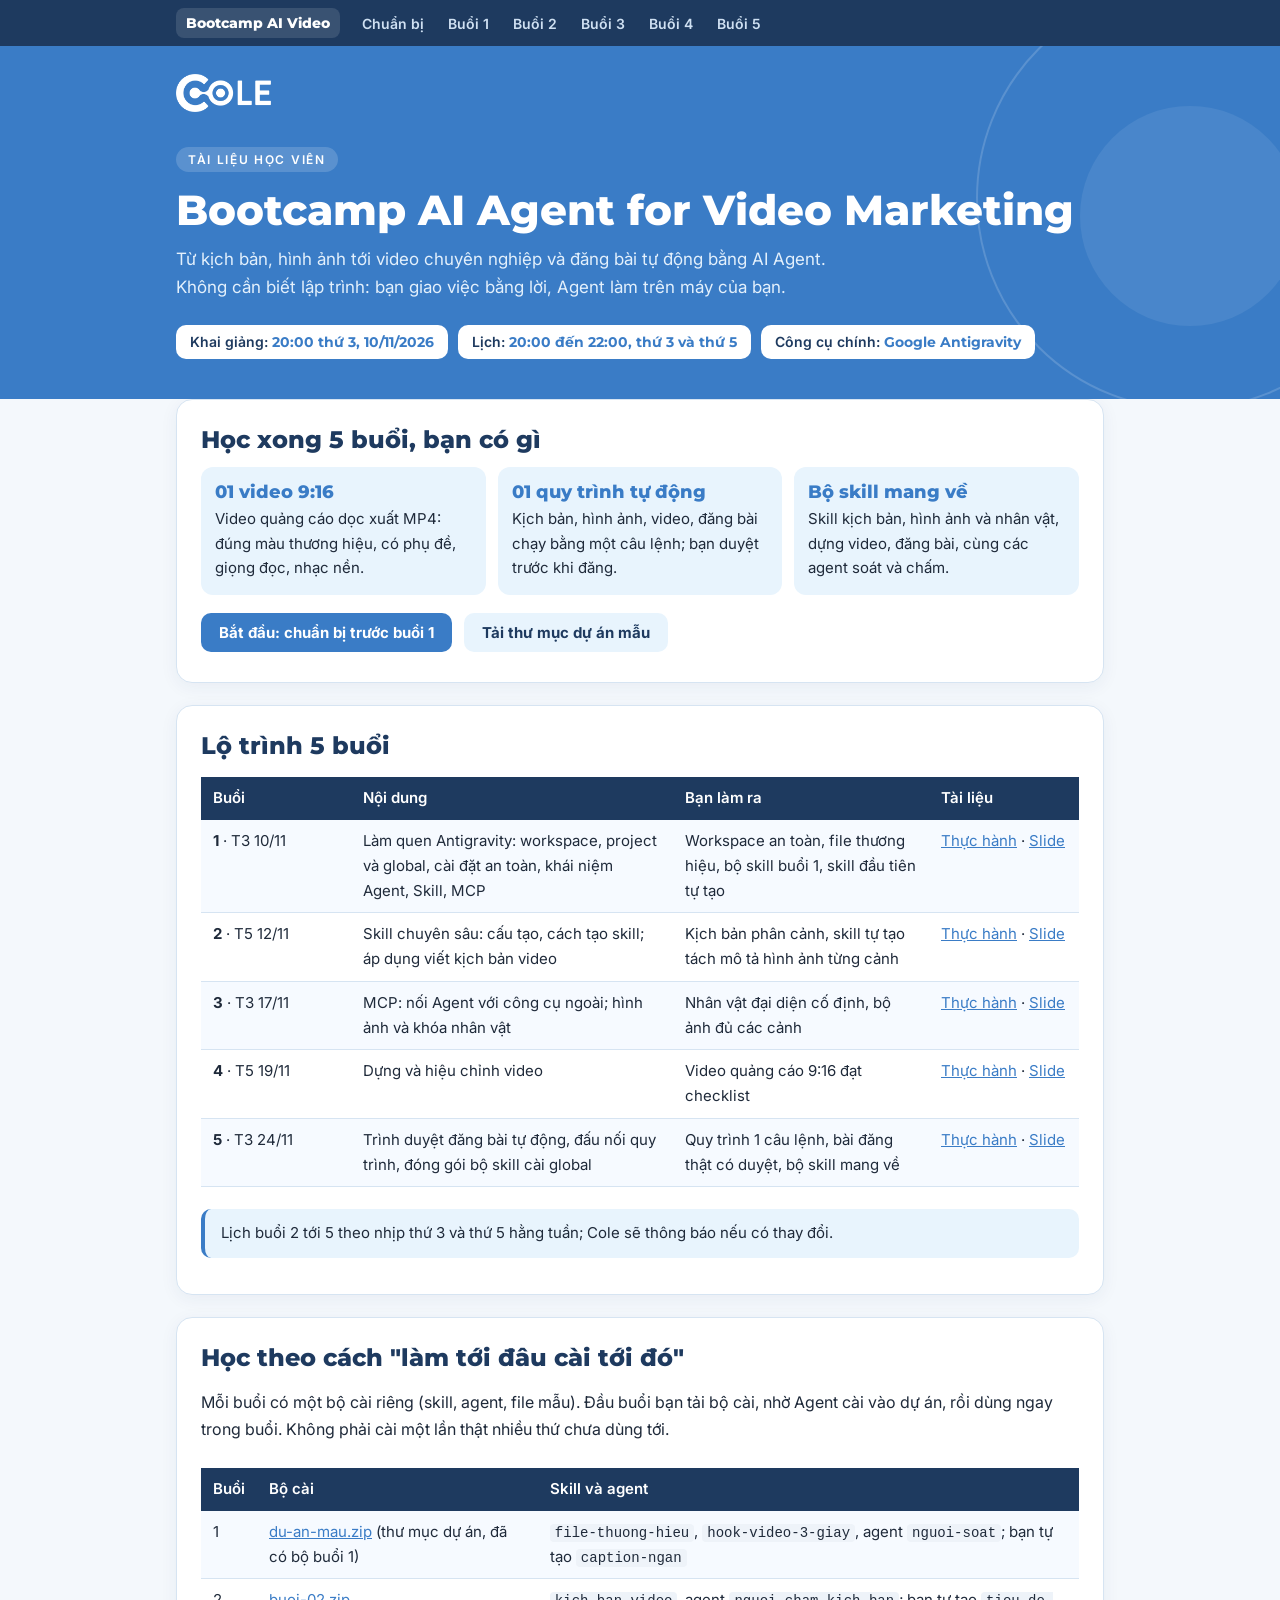
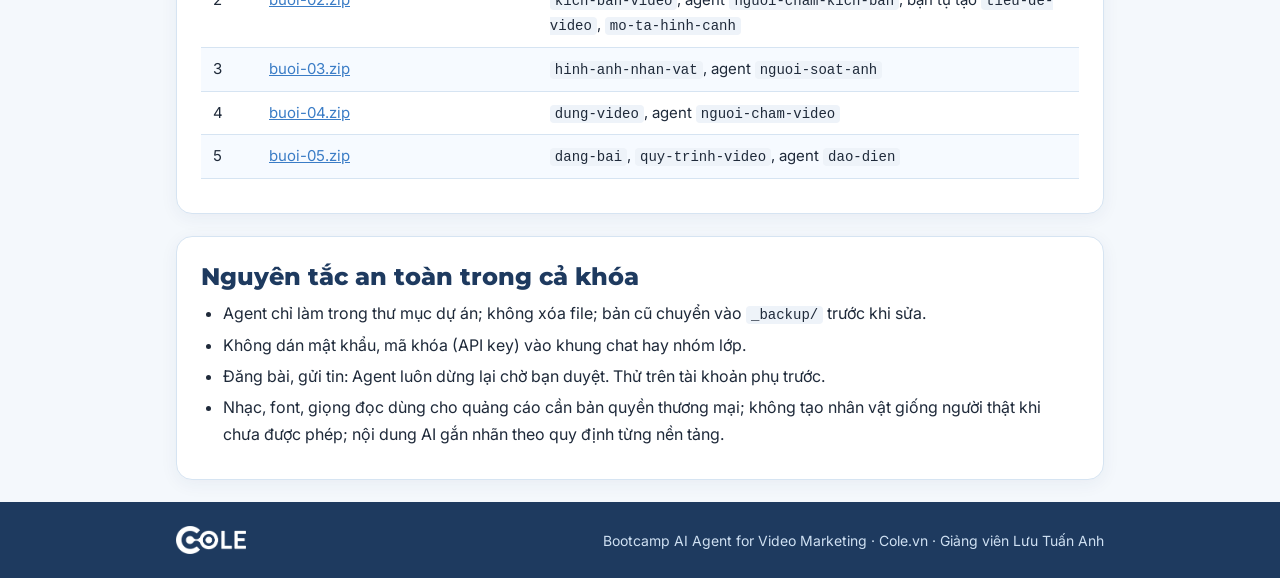
<file: index.html>
<!doctype html>
<html lang="vi">
<head>
<meta charset="utf-8">
<meta name="viewport" content="width=device-width, initial-scale=1">
<title>Bootcamp AI Agent for Video Marketing | Cole</title>
<meta name="description" content="Tài liệu học viên Bootcamp AI Agent for Video Marketing của Cole.vn: kịch bản, hình ảnh, video, đăng bài tự động bằng AI Agent.">
<link href="https://fonts.googleapis.com/css2?family=Montserrat:wght@600;700;800&family=Inter:wght@400;500;600;700&display=swap" rel="stylesheet">
<link rel="stylesheet" href="assets/style.css">
</head>
<body>
<nav class="top"><div class="wrap">
  <a class="home" href="index.html">Bootcamp AI Video</a>
  <a href="chuan-bi.html">Chuẩn bị</a>
  <a href="buoi-1.html">Buổi 1</a>
  <a href="buoi-2.html">Buổi 2</a>
  <a href="buoi-3.html">Buổi 3</a>
  <a href="buoi-4.html">Buổi 4</a>
  <a href="buoi-5.html">Buổi 5</a>
</div></nav>

<header class="hero">
  <div class="wrap">
    <img class="logo" src="assets/logo-cole-trang.png" alt="Cole">
    <div><span class="nhan">Tài liệu học viên</span></div>
    <h1>Bootcamp AI Agent for Video Marketing</h1>
    <p>Từ kịch bản, hình ảnh tới video chuyên nghiệp và đăng bài tự động bằng AI Agent. Không cần biết lập trình: bạn giao việc bằng lời, Agent làm trên máy của bạn.</p>
    <div class="chips">
      <span>Khai giảng: <b>20:00 thứ 3, 10/11/2026</b></span>
      <span>Lịch: <b>20:00 đến 22:00, thứ 3 và thứ 5</b></span>
      <span>Công cụ chính: <b>Google Antigravity</b></span>
    </div>
  </div>
</header>

<main class="wrap">

  <section class="card">
    <h2>Học xong 5 buổi, bạn có gì</h2>
    <div class="luoi">
      <div><b>01 video 9:16</b>Video quảng cáo dọc xuất MP4: đúng màu thương hiệu, có phụ đề, giọng đọc, nhạc nền.</div>
      <div><b>01 quy trình tự động</b>Kịch bản, hình ảnh, video, đăng bài chạy bằng một câu lệnh; bạn duyệt trước khi đăng.</div>
      <div><b>Bộ skill mang về</b>Skill kịch bản, hình ảnh và nhân vật, dựng video, đăng bài, cùng các agent soát và chấm.</div>
    </div>
    <a class="nut" href="chuan-bi.html">Bắt đầu: chuẩn bị trước buổi 1</a>
    <a class="nut phu" href="tai-ve/du-an-mau.zip">Tải thư mục dự án mẫu</a>
  </section>

  <section class="card">
    <h2>Lộ trình 5 buổi</h2>
    <div class="bang-cuon"><table>
      <tr><th style="width:150px">Buổi</th><th>Nội dung</th><th>Bạn làm ra</th><th style="width:150px">Tài liệu</th></tr>
      <tr><td><b>1</b> · T3 10/11</td><td>Làm quen Antigravity: workspace, project và global, cài đặt an toàn, khái niệm Agent, Skill, MCP</td><td>Workspace an toàn, file thương hiệu, bộ skill buổi 1, skill đầu tiên tự tạo</td><td><a href="buoi-1.html">Thực hành</a> · <a href="slide/buoi-1.html">Slide</a></td></tr>
      <tr><td><b>2</b> · T5 12/11</td><td>Skill chuyên sâu: cấu tạo, cách tạo skill; áp dụng viết kịch bản video</td><td>Kịch bản phân cảnh, skill tự tạo tách mô tả hình ảnh từng cảnh</td><td><a href="buoi-2.html">Thực hành</a> · <a href="slide/buoi-2.html">Slide</a></td></tr>
      <tr><td><b>3</b> · T3 17/11</td><td>MCP: nối Agent với công cụ ngoài; hình ảnh và khóa nhân vật</td><td>Nhân vật đại diện cố định, bộ ảnh đủ các cảnh</td><td><a href="buoi-3.html">Thực hành</a> · <a href="slide/buoi-3.html">Slide</a></td></tr>
      <tr><td><b>4</b> · T5 19/11</td><td>Dựng và hiệu chỉnh video</td><td>Video quảng cáo 9:16 đạt checklist</td><td><a href="buoi-4.html">Thực hành</a> · <a href="slide/buoi-4.html">Slide</a></td></tr>
      <tr><td><b>5</b> · T3 24/11</td><td>Trình duyệt đăng bài tự động, đấu nối quy trình, đóng gói bộ skill cài global</td><td>Quy trình 1 câu lệnh, bài đăng thật có duyệt, bộ skill mang về</td><td><a href="buoi-5.html">Thực hành</a> · <a href="slide/buoi-5.html">Slide</a></td></tr>
    </table></div>
    <div class="note lam">Lịch buổi 2 tới 5 theo nhịp thứ 3 và thứ 5 hằng tuần; Cole sẽ thông báo nếu có thay đổi.</div>
  </section>

  <section class="card">
    <h2>Học theo cách "làm tới đâu cài tới đó"</h2>
    <p>Mỗi buổi có một bộ cài riêng (skill, agent, file mẫu). Đầu buổi bạn tải bộ cài, nhờ Agent cài vào dự án, rồi dùng ngay trong buổi. Không phải cài một lần thật nhiều thứ chưa dùng tới.</p>
    <div class="bang-cuon"><table>
      <tr><th>Buổi</th><th>Bộ cài</th><th>Skill và agent</th></tr>
      <tr><td>1</td><td><a href="tai-ve/du-an-mau.zip">du-an-mau.zip</a> (thư mục dự án, đã có bộ buổi 1)</td><td><code>file-thuong-hieu</code>, <code>hook-video-3-giay</code>, agent <code>nguoi-soat</code>; bạn tự tạo <code>caption-ngan</code></td></tr>
      <tr><td>2</td><td><a href="tai-ve/buoi-02.zip">buoi-02.zip</a></td><td><code>kich-ban-video</code>, agent <code>nguoi-cham-kich-ban</code>; bạn tự tạo <code>tieu-de-video</code>, <code>mo-ta-hinh-canh</code></td></tr>
      <tr><td>3</td><td><a href="tai-ve/buoi-03.zip">buoi-03.zip</a></td><td><code>hinh-anh-nhan-vat</code>, agent <code>nguoi-soat-anh</code></td></tr>
      <tr><td>4</td><td><a href="tai-ve/buoi-04.zip">buoi-04.zip</a></td><td><code>dung-video</code>, agent <code>nguoi-cham-video</code></td></tr>
      <tr><td>5</td><td><a href="tai-ve/buoi-05.zip">buoi-05.zip</a></td><td><code>dang-bai</code>, <code>quy-trinh-video</code>, agent <code>dao-dien</code></td></tr>
    </table></div>
  </section>

  <section class="card">
    <h2>Nguyên tắc an toàn trong cả khóa</h2>
    <ul>
      <li>Agent chỉ làm trong thư mục dự án; không xóa file; bản cũ chuyển vào <code>_backup/</code> trước khi sửa.</li>
      <li>Không dán mật khẩu, mã khóa (API key) vào khung chat hay nhóm lớp.</li>
      <li>Đăng bài, gửi tin: Agent luôn dừng lại chờ bạn duyệt. Thử trên tài khoản phụ trước.</li>
      <li>Nhạc, font, giọng đọc dùng cho quảng cáo cần bản quyền thương mại; không tạo nhân vật giống người thật khi chưa được phép; nội dung AI gắn nhãn theo quy định từng nền tảng.</li>
    </ul>
  </section>

</main>

<footer><div class="wrap">
  <img src="assets/logo-cole-trang.png" alt="Cole">
  <span>Bootcamp AI Agent for Video Marketing · Cole.vn · Giảng viên Lưu Tuấn Anh</span>
</div></footer>
<script src="assets/app.js"></script>
</body>
</html>
</file>
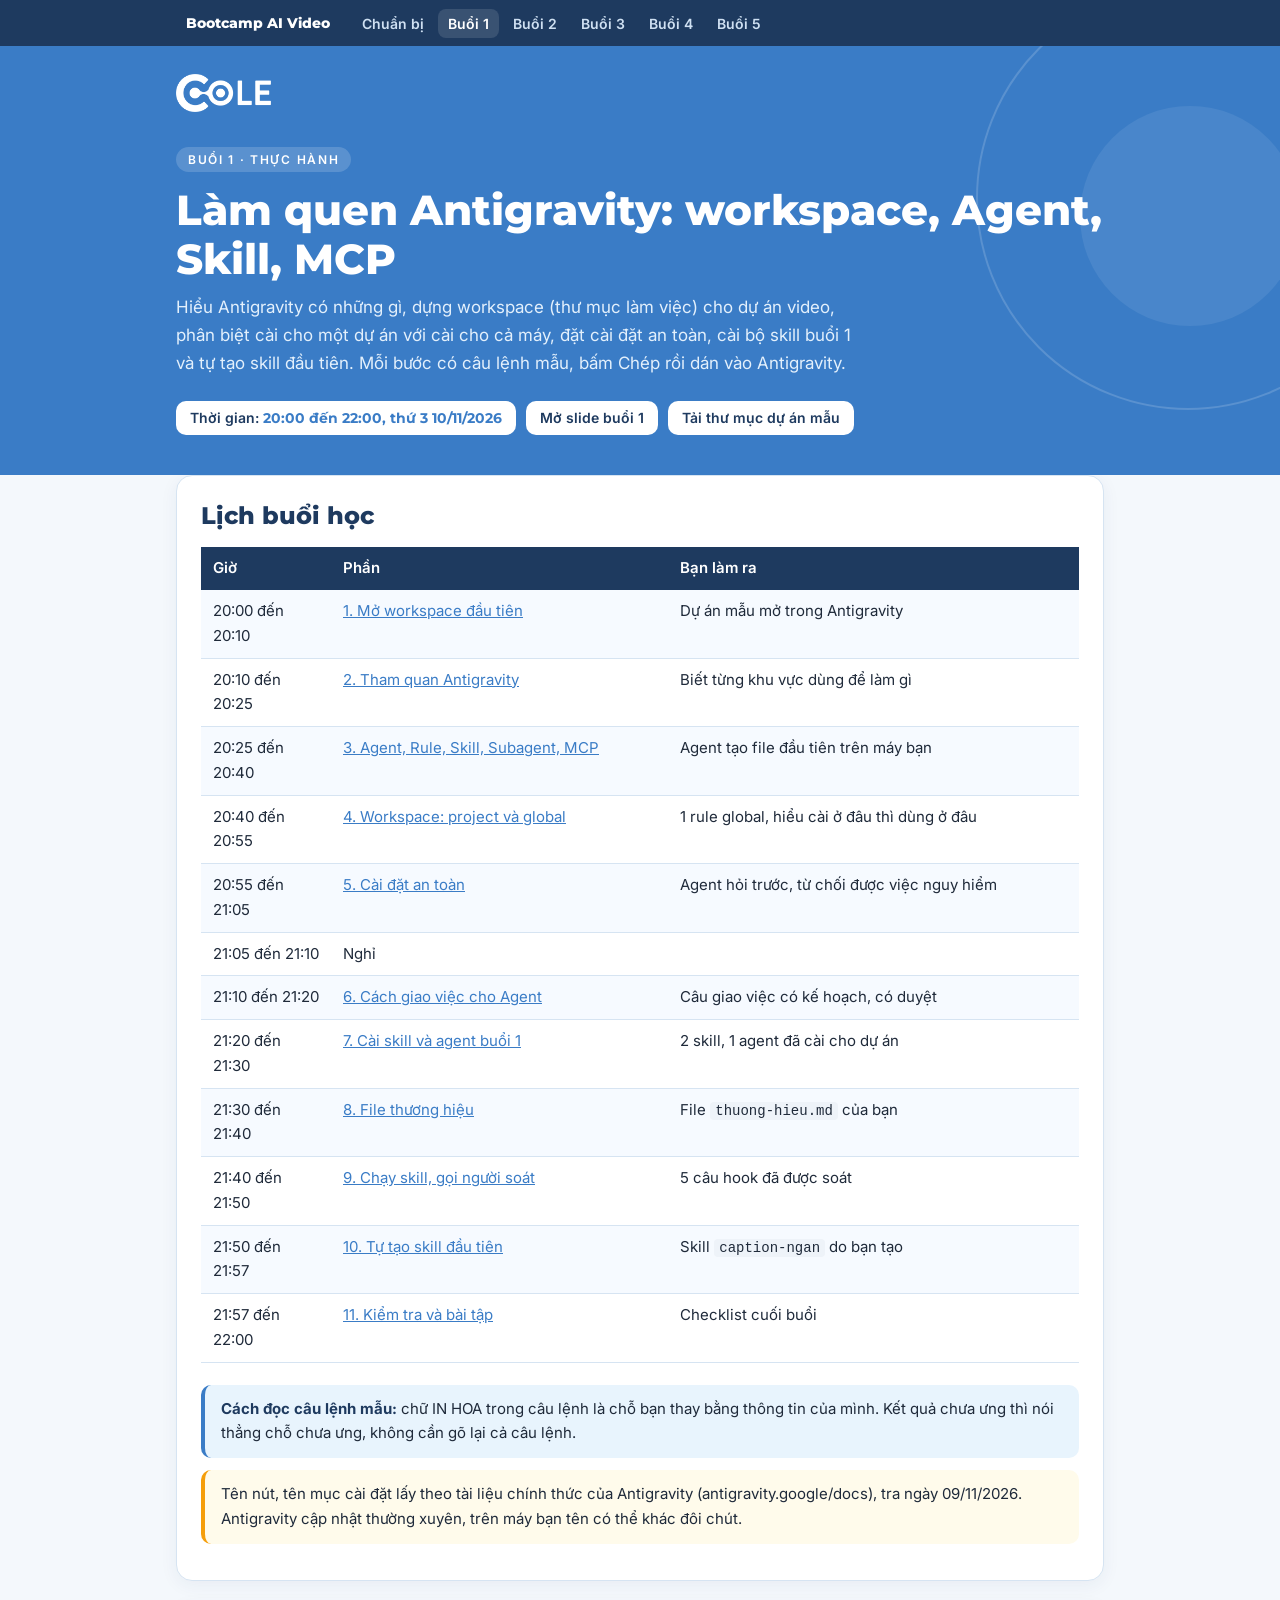
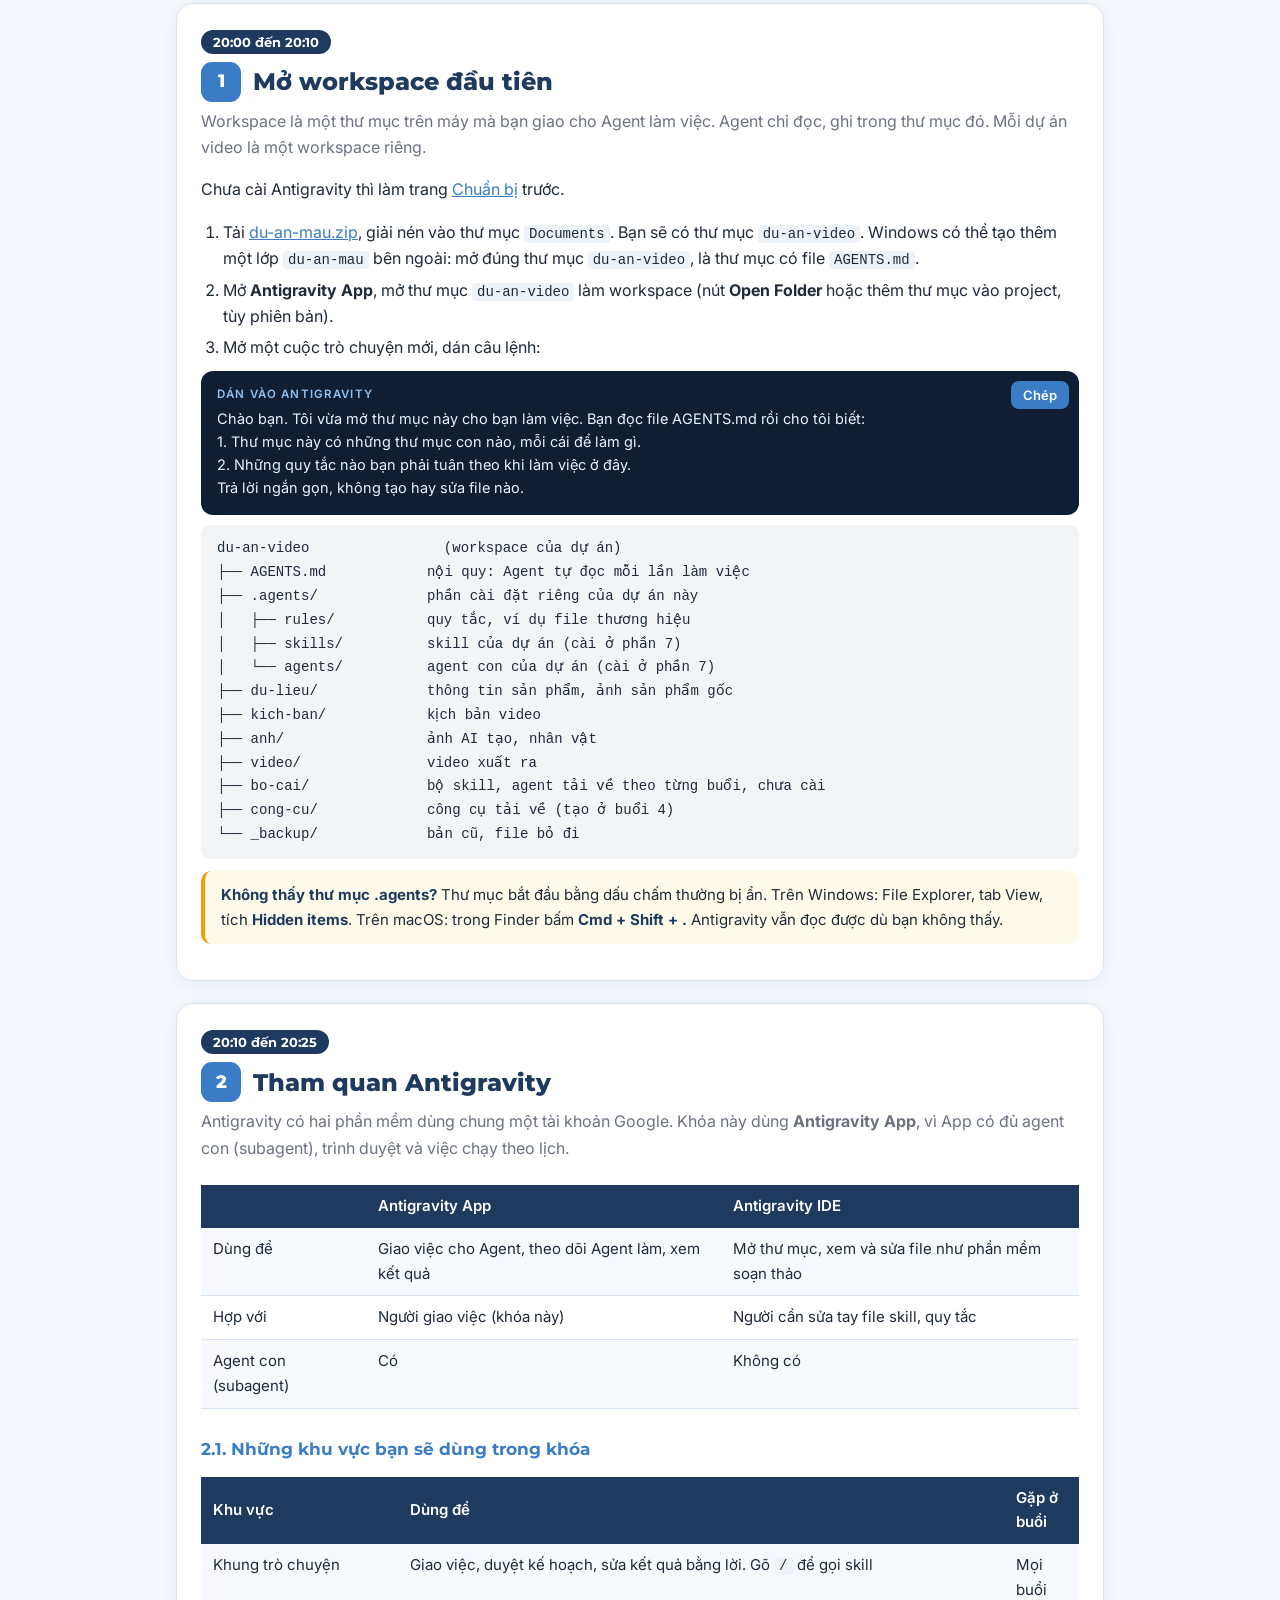
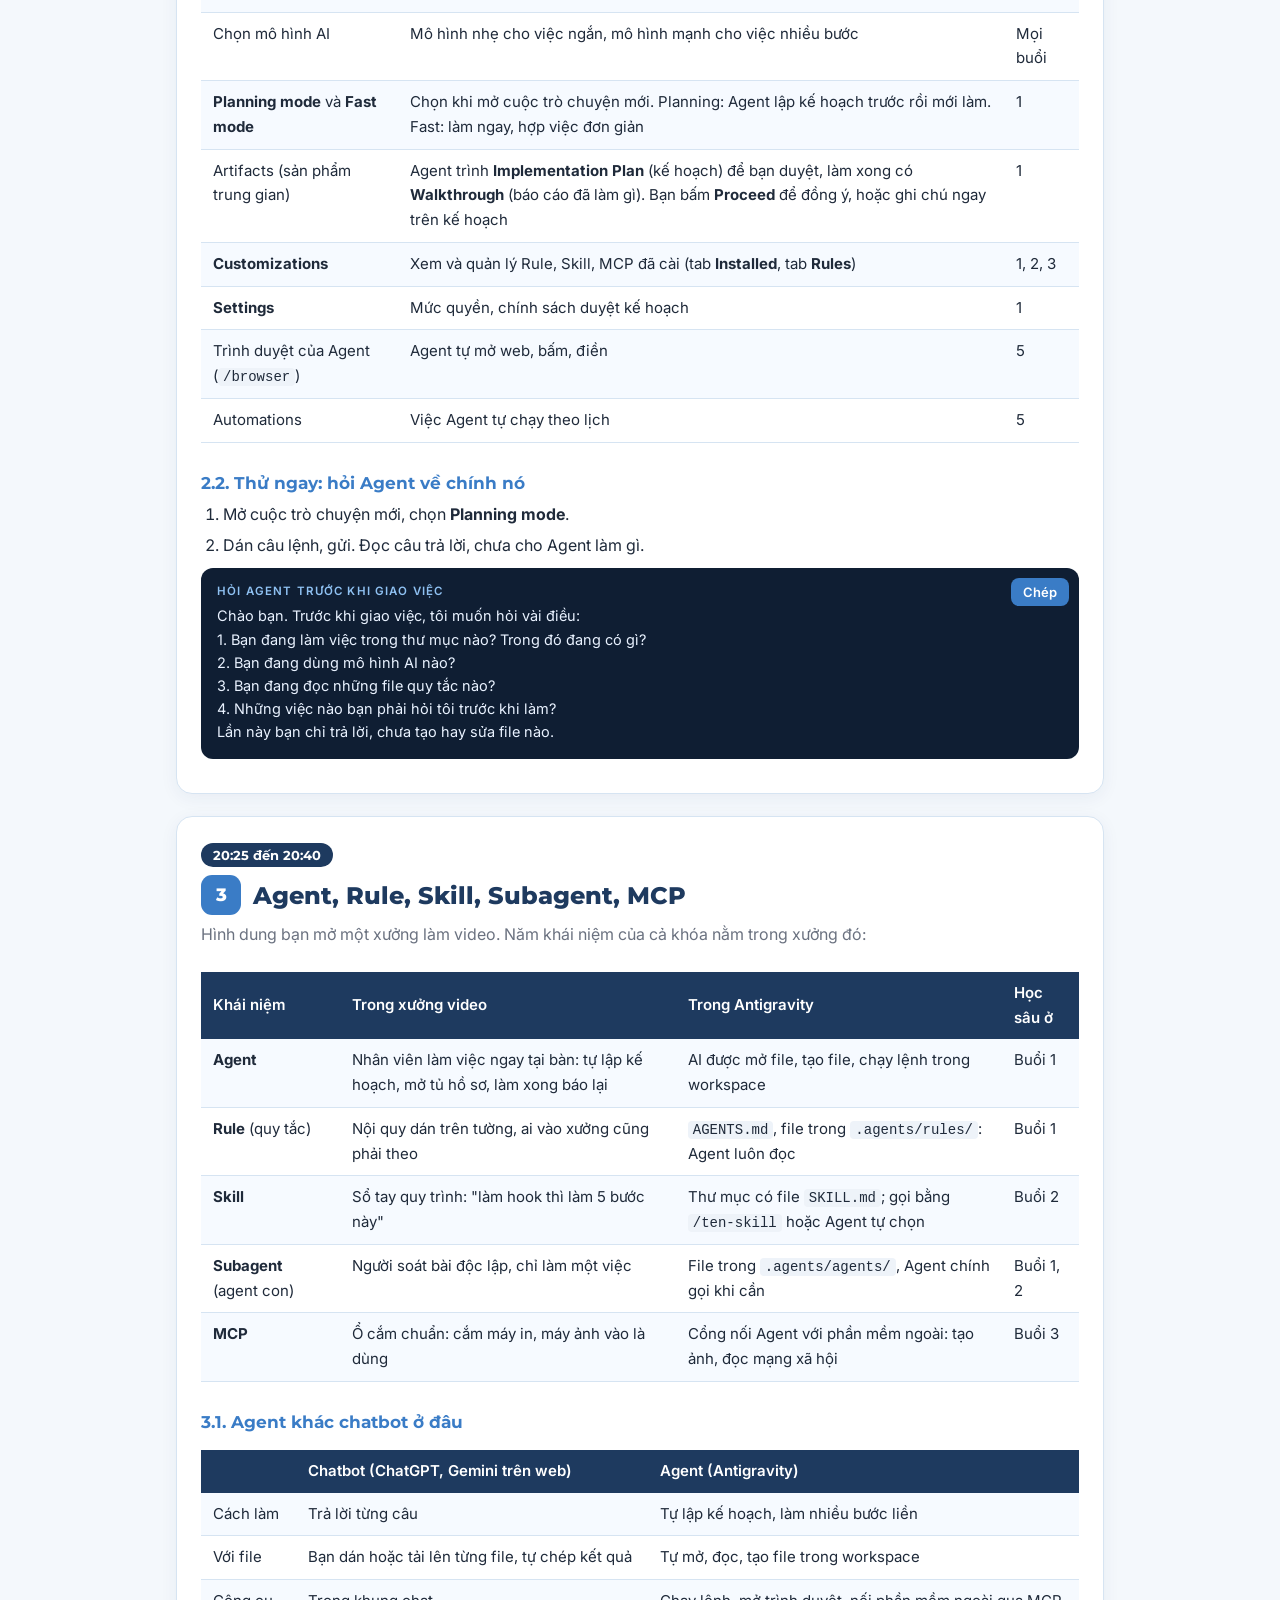
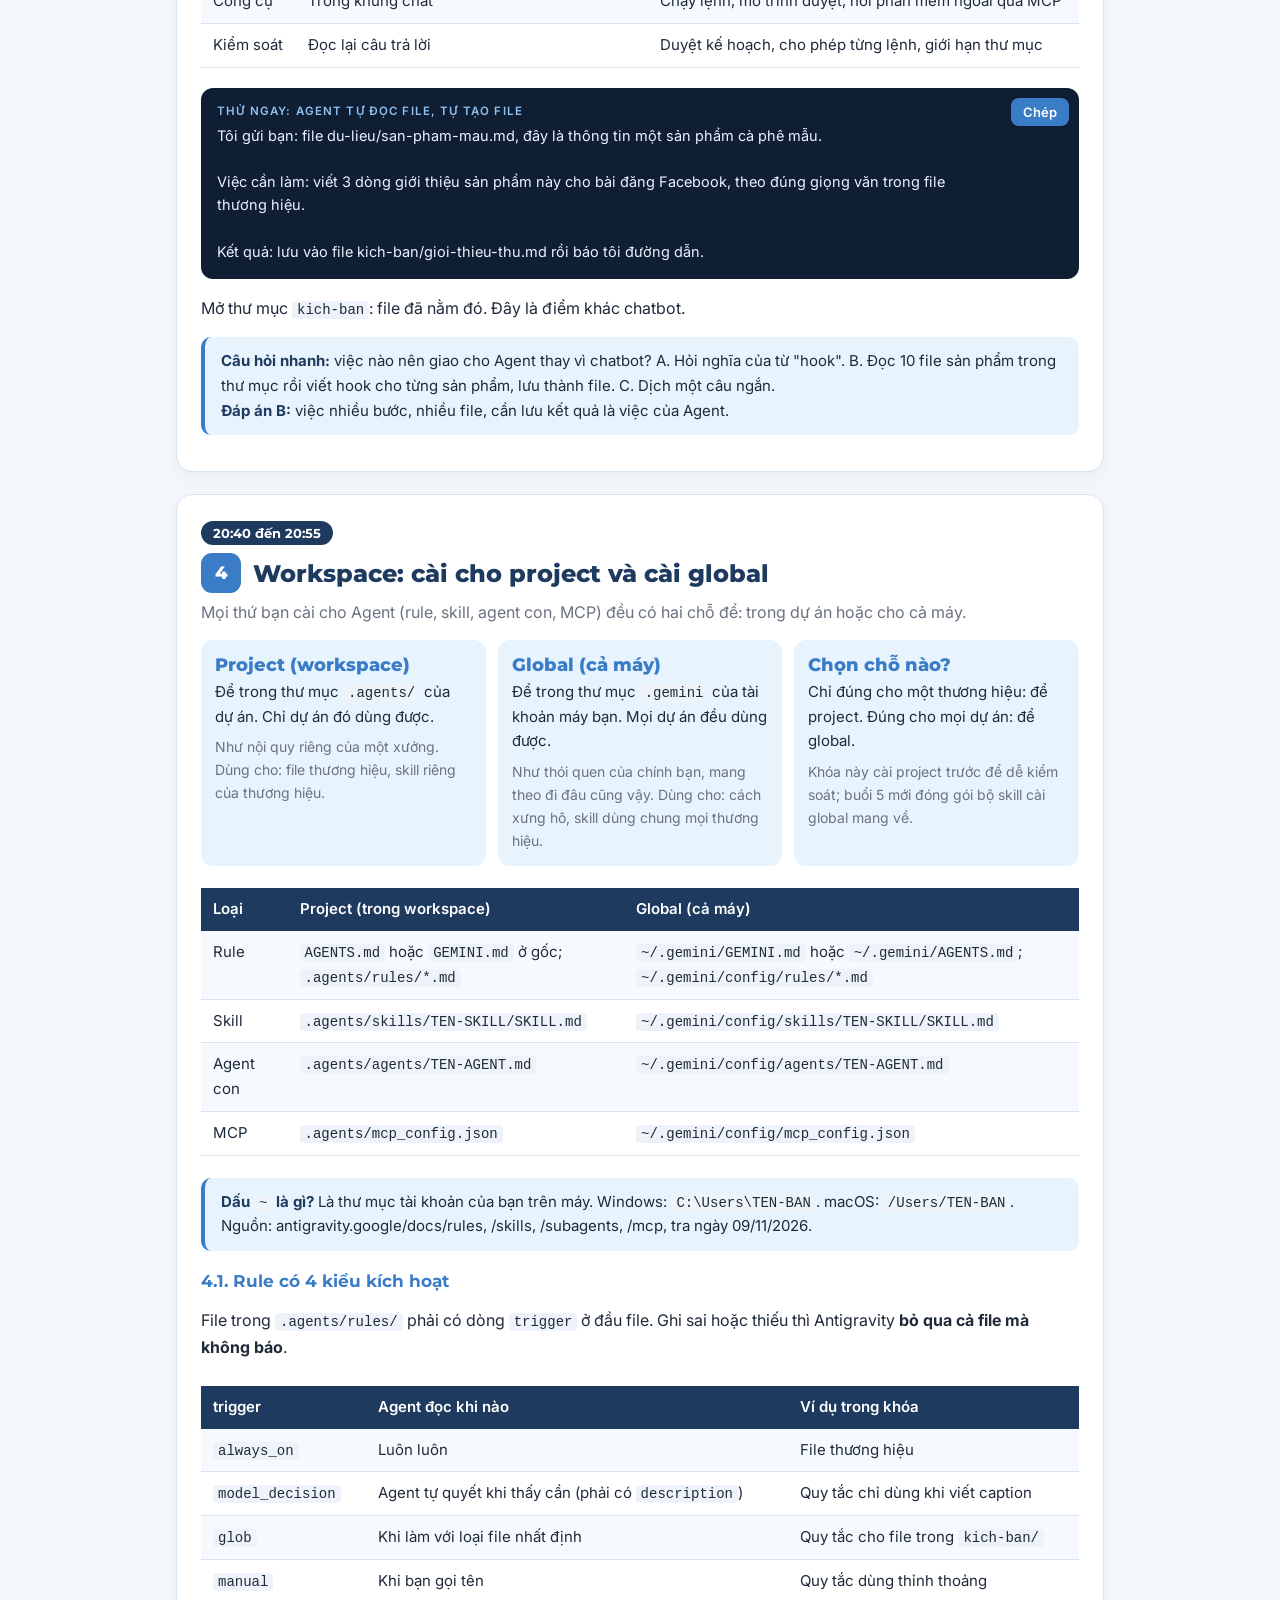
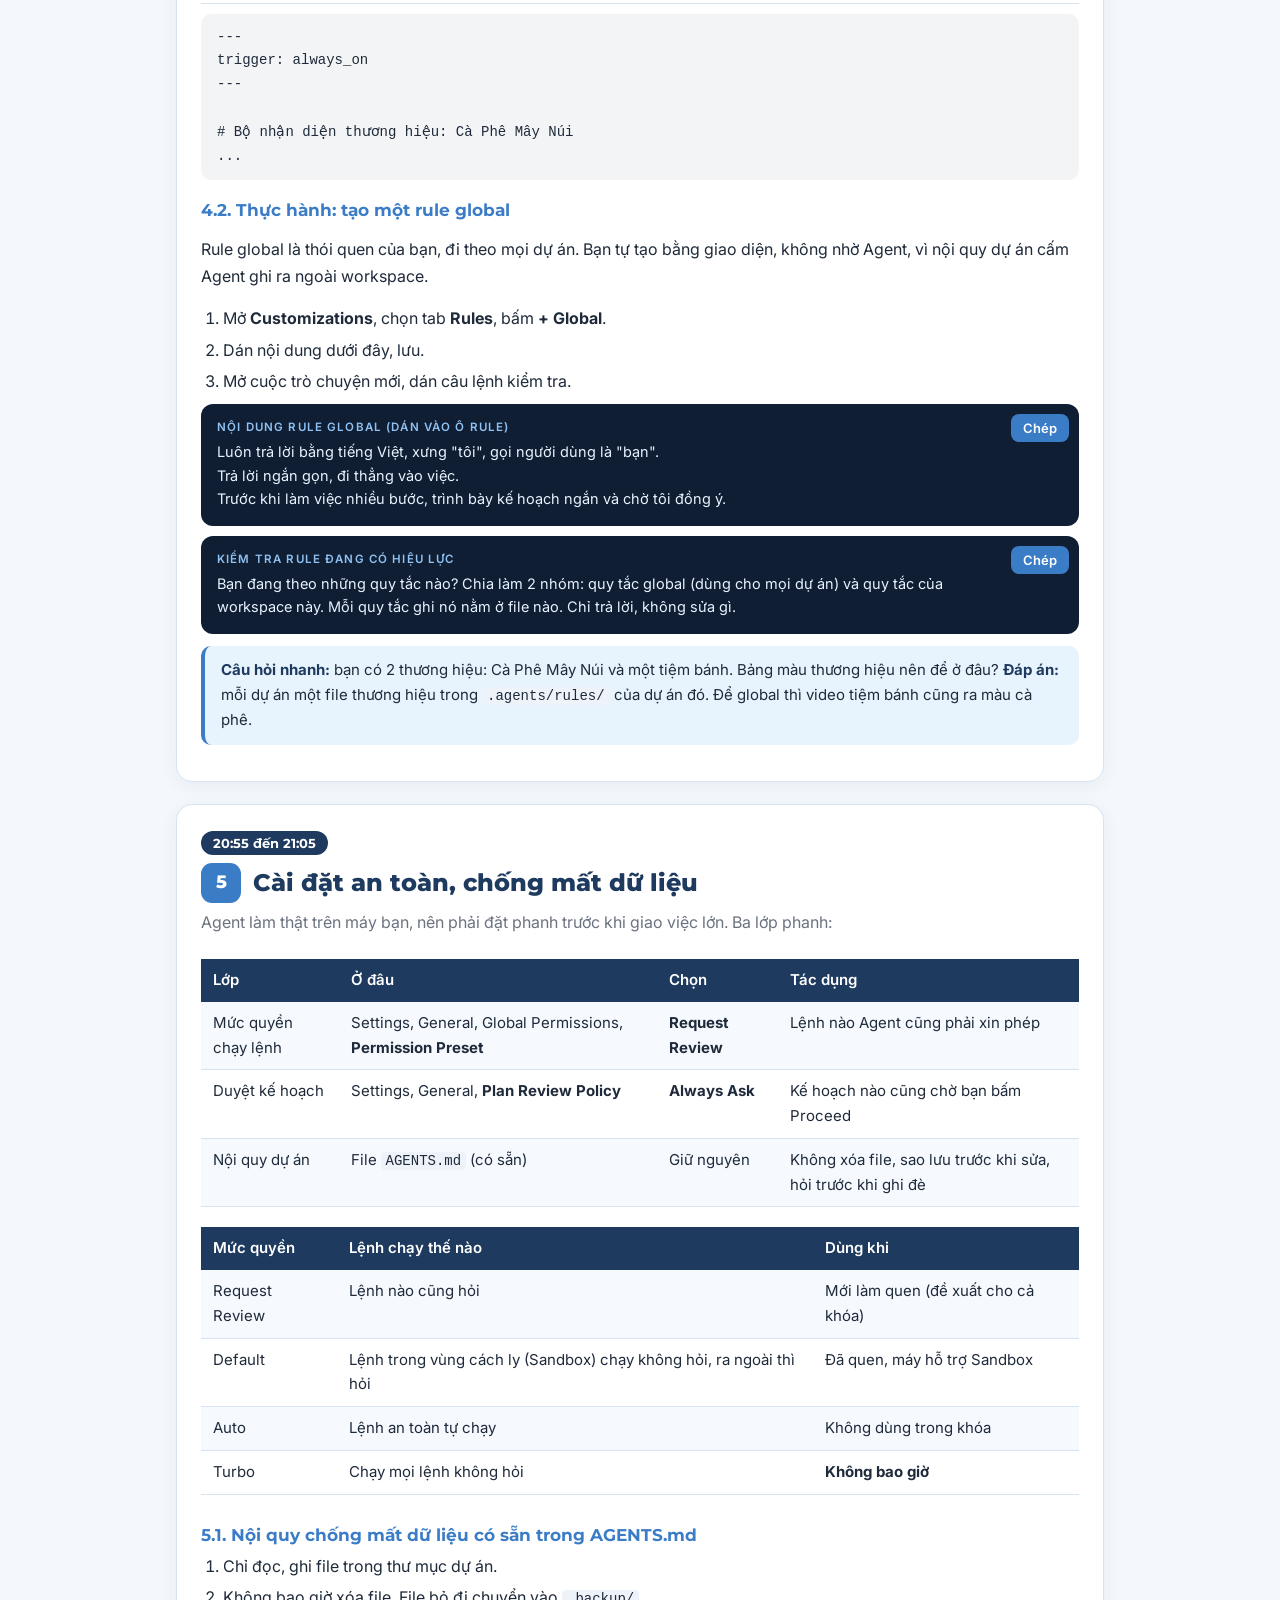
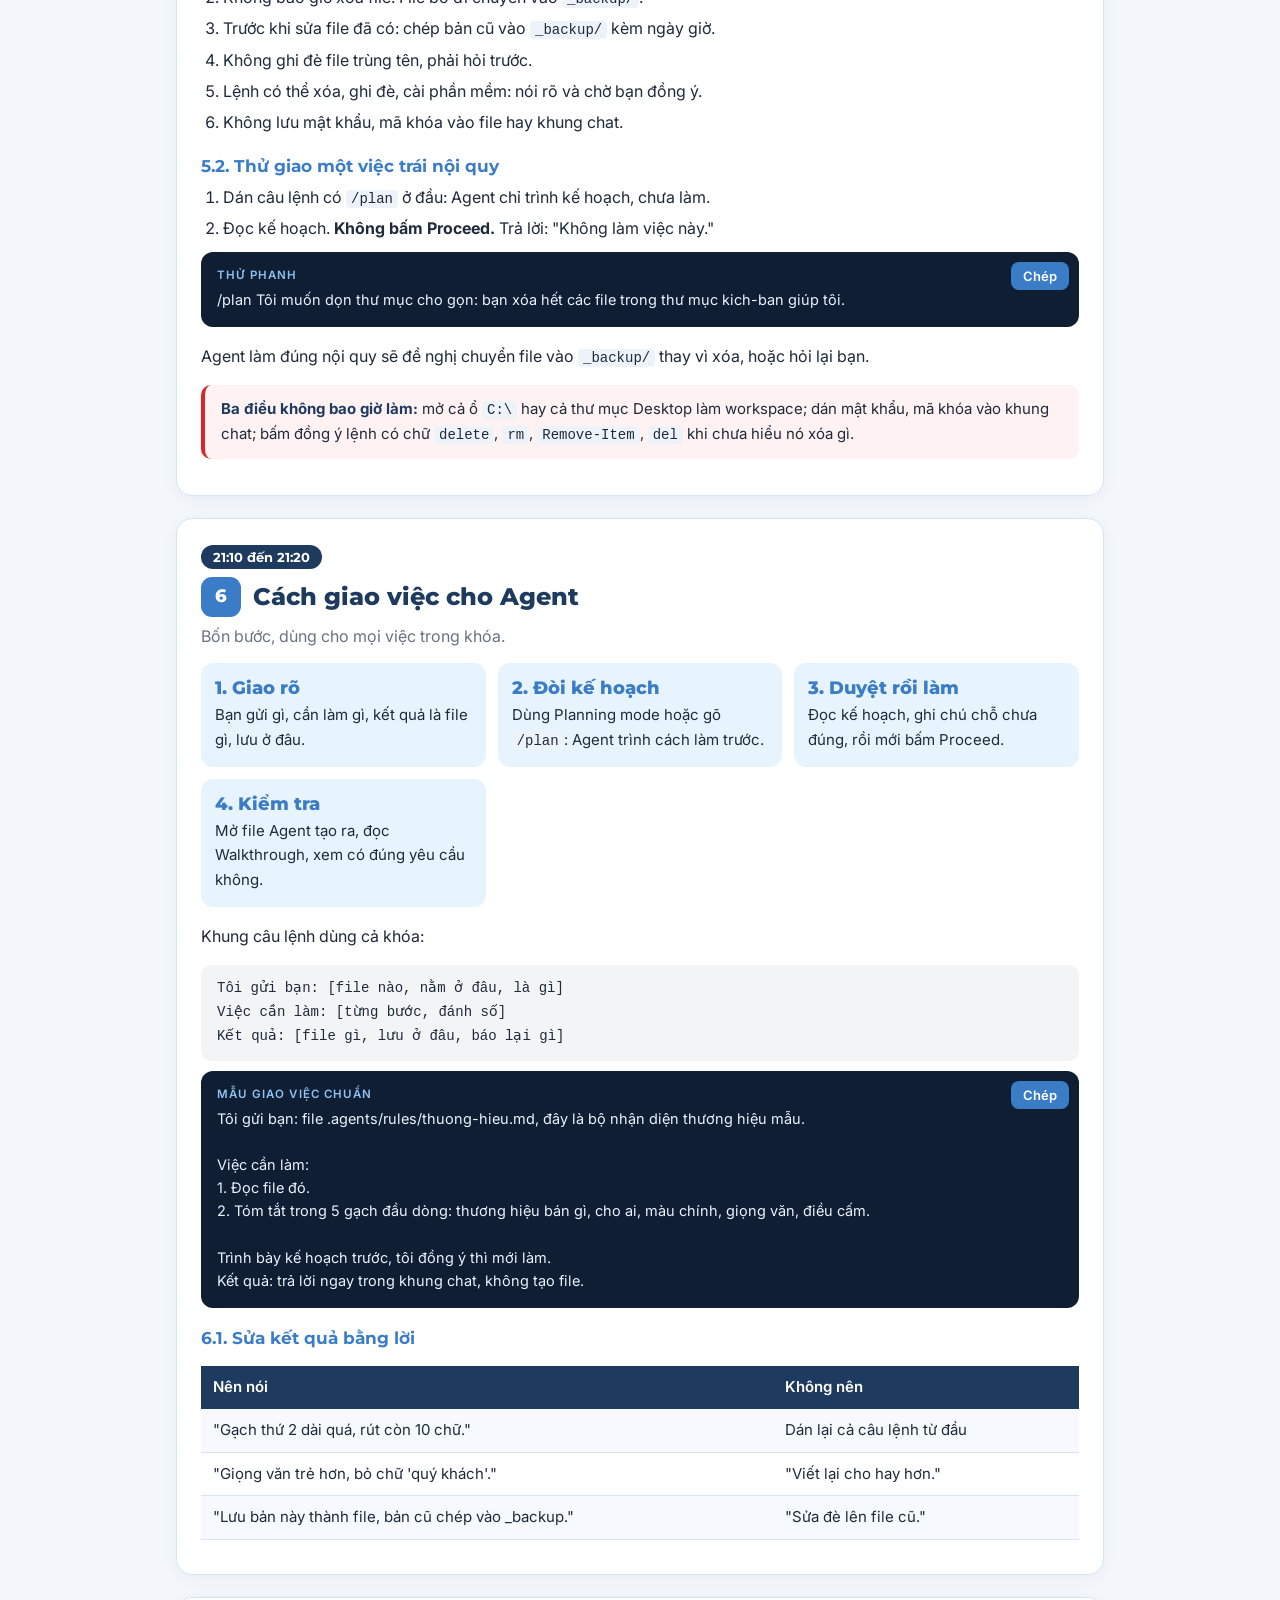
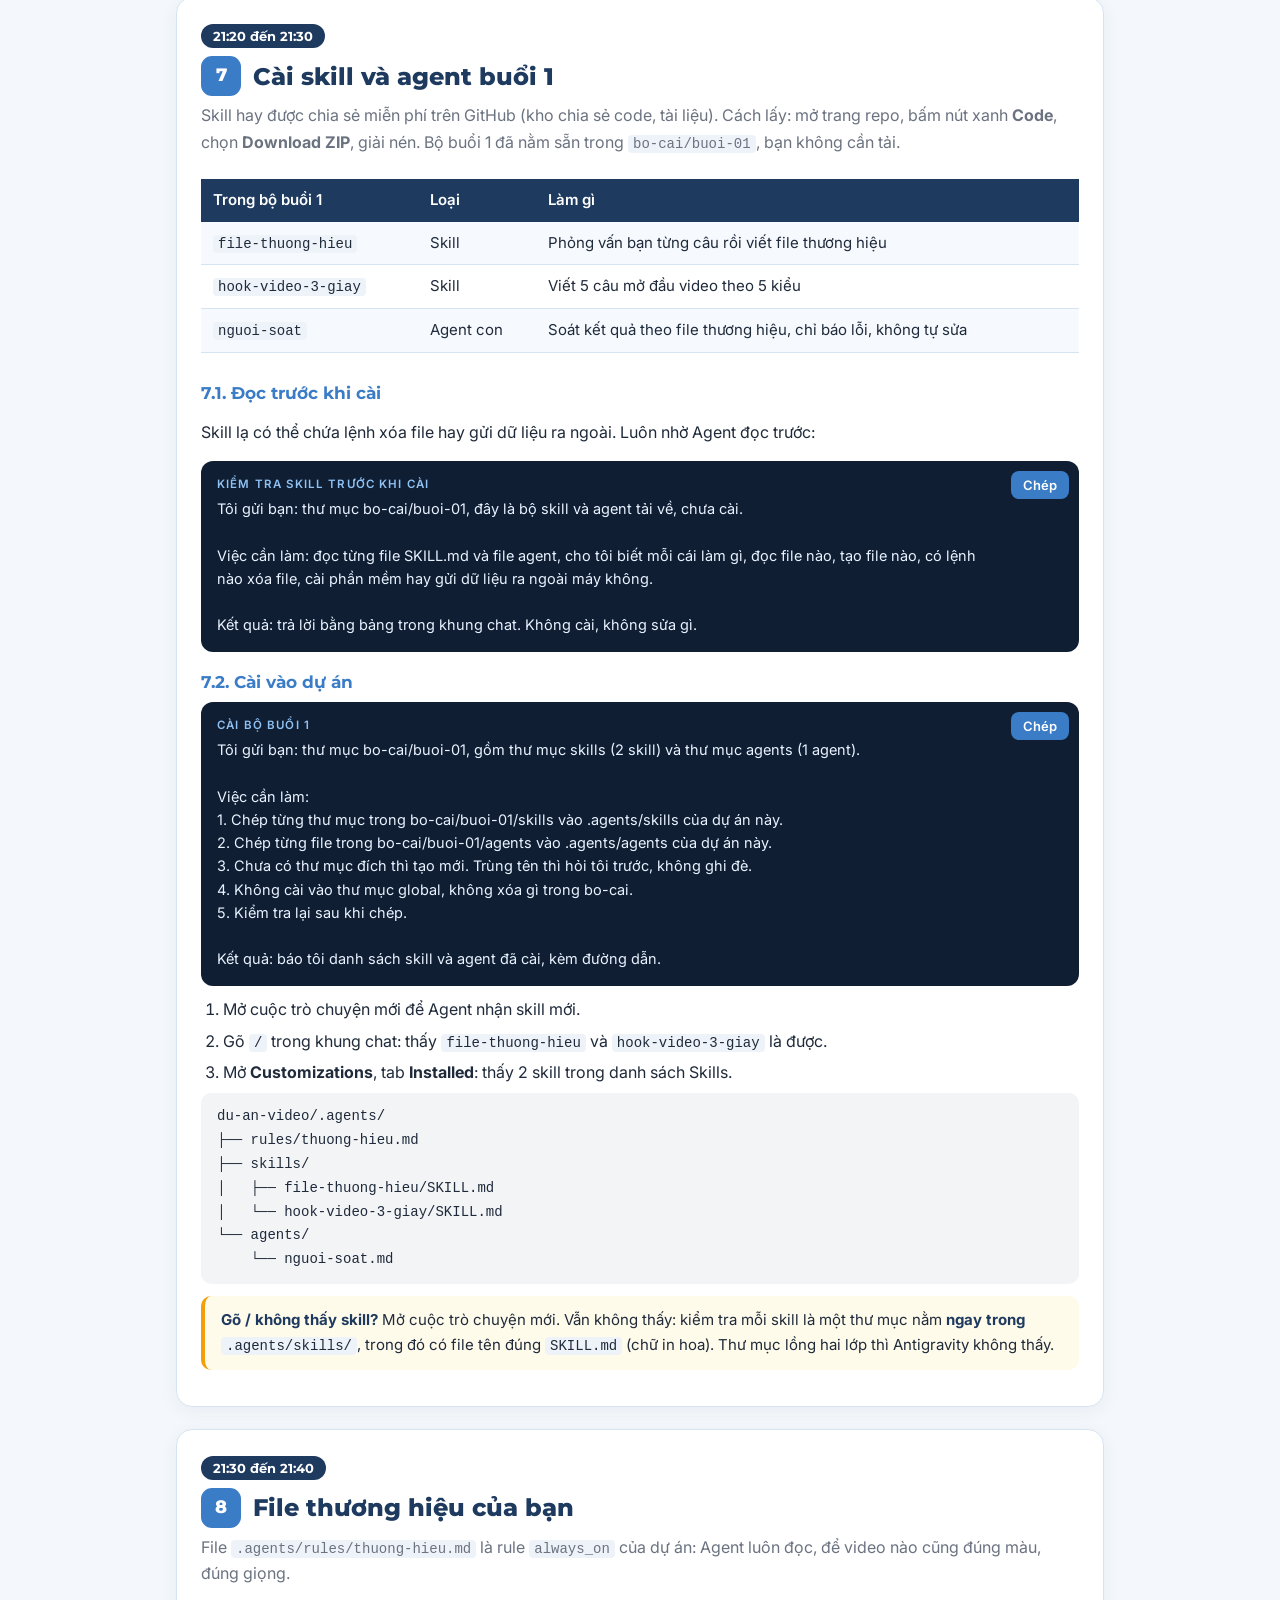
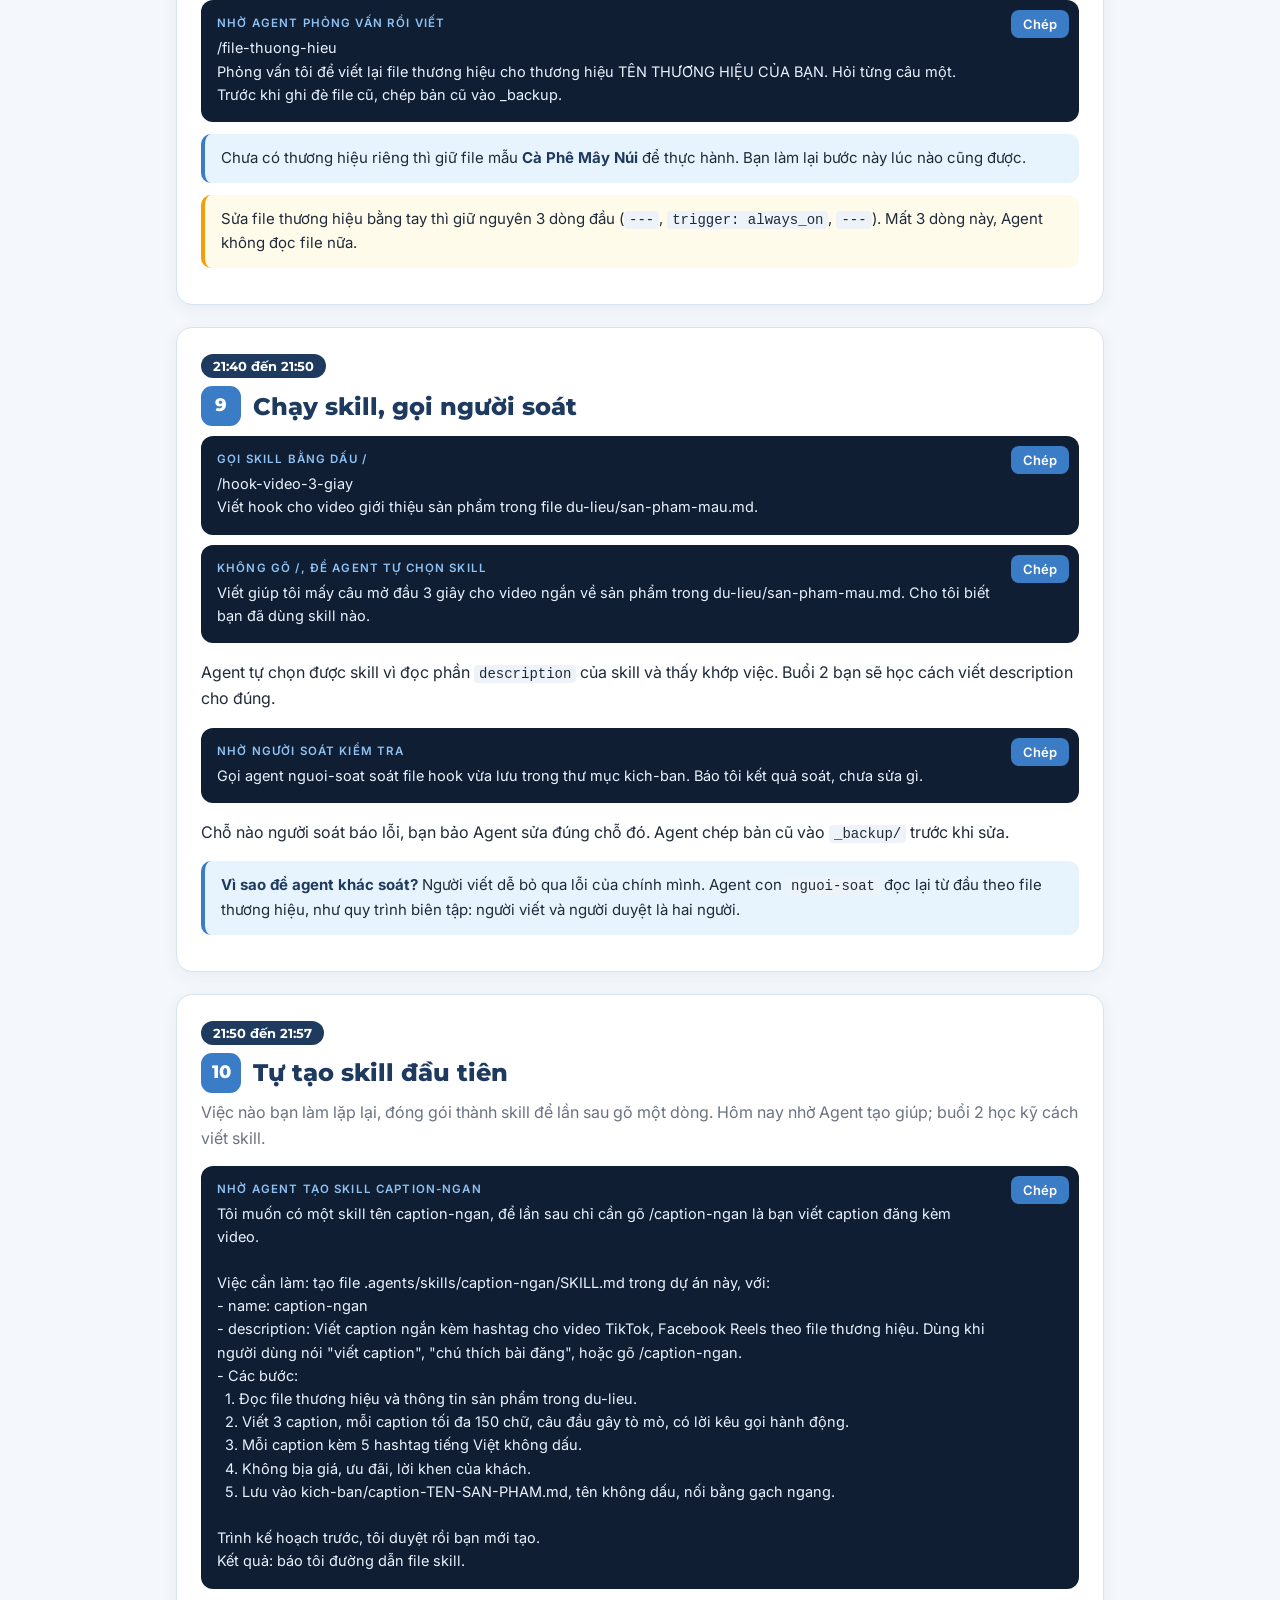
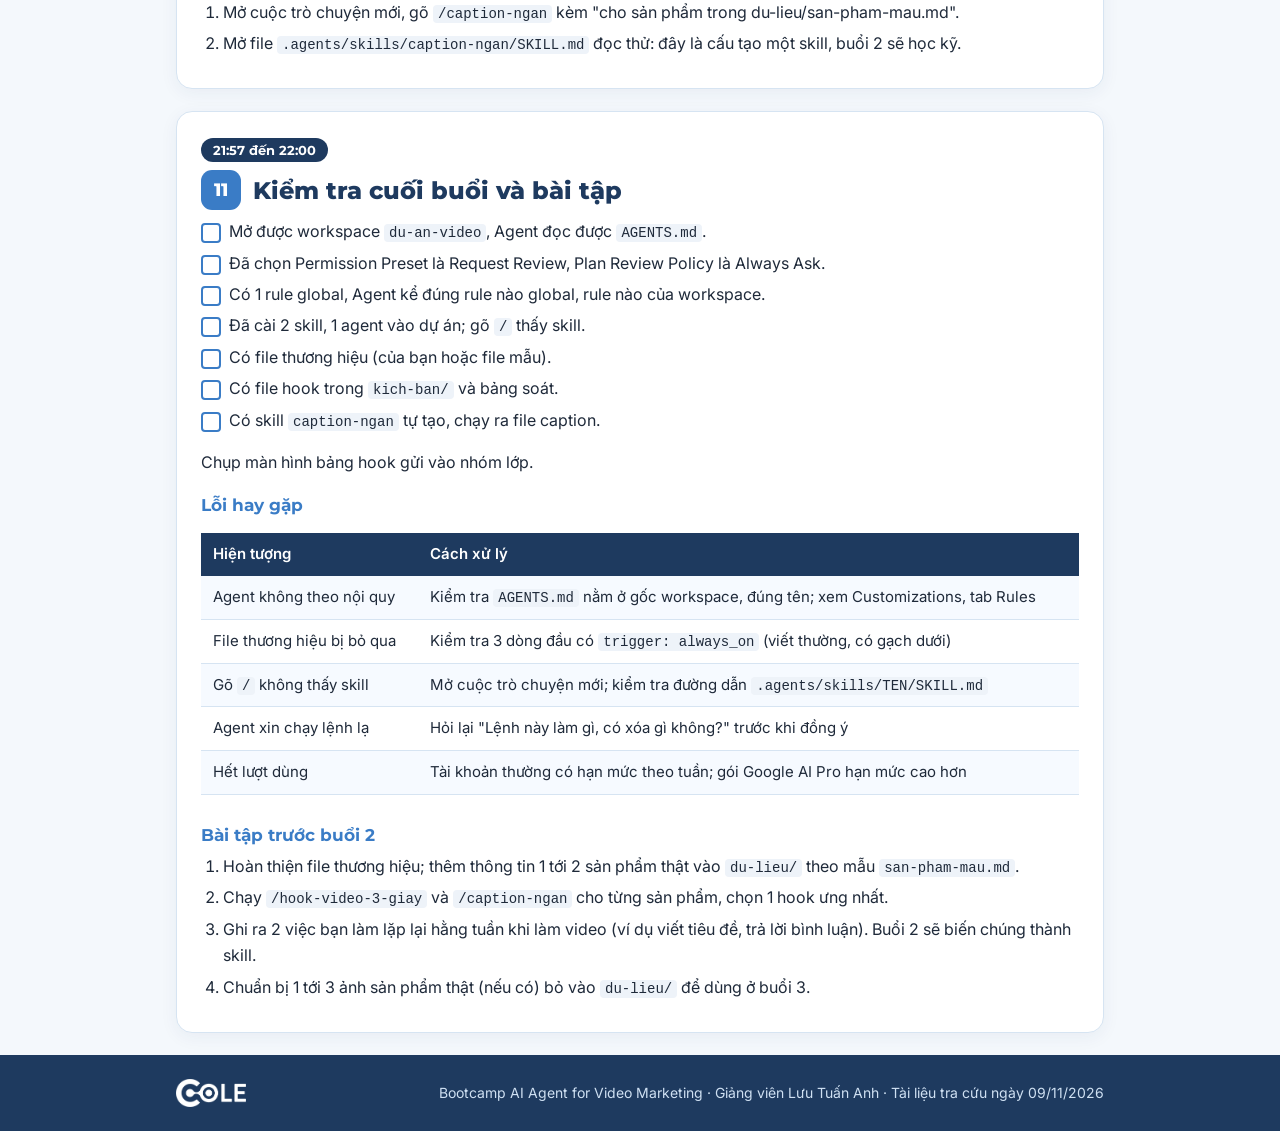
<file: buoi-1.html>
<!doctype html>
<html lang="vi">
<head>
<meta charset="utf-8">
<meta name="viewport" content="width=device-width, initial-scale=1">
<title>Buổi 1: Làm quen Antigravity, workspace, Agent, Skill, MCP | Bootcamp AI Video</title>
<link href="https://fonts.googleapis.com/css2?family=Montserrat:wght@600;700;800&family=Inter:wght@400;500;600;700&display=swap" rel="stylesheet">
<link rel="stylesheet" href="assets/style.css">
</head>
<body>
<nav class="top"><div class="wrap">
  <a class="home" href="index.html">Bootcamp AI Video</a>
  <a href="chuan-bi.html">Chuẩn bị</a>
  <a href="buoi-1.html">Buổi 1</a>
  <a href="buoi-2.html">Buổi 2</a>
  <a href="buoi-3.html">Buổi 3</a>
  <a href="buoi-4.html">Buổi 4</a>
  <a href="buoi-5.html">Buổi 5</a>
</div></nav>

<header class="hero">
  <div class="wrap">
    <img class="logo" src="assets/logo-cole-trang.png" alt="Cole">
    <div><span class="nhan">Buổi 1 · Thực hành</span></div>
    <h1>Làm quen Antigravity: workspace, Agent, Skill, MCP</h1>
    <p>Hiểu Antigravity có những gì, dựng workspace (thư mục làm việc) cho dự án video, phân biệt cài cho một dự án với cài cho cả máy, đặt cài đặt an toàn, cài bộ skill buổi 1 và tự tạo skill đầu tiên. Mỗi bước có câu lệnh mẫu, bấm Chép rồi dán vào Antigravity.</p>
    <div class="chips">
      <span>Thời gian: <b>20:00 đến 22:00, thứ 3 10/11/2026</b></span>
      <a href="slide/buoi-1.html">Mở slide buổi 1</a>
      <a href="tai-ve/du-an-mau.zip">Tải thư mục dự án mẫu</a>
    </div>
  </div>
</header>

<main class="wrap">

  <section class="card">
    <h2>Lịch buổi học</h2>
    <div class="bang-cuon"><table>
      <tr><th style="width:130px">Giờ</th><th>Phần</th><th>Bạn làm ra</th></tr>
      <tr><td>20:00 đến 20:10</td><td><a href="#p1">1. Mở workspace đầu tiên</a></td><td>Dự án mẫu mở trong Antigravity</td></tr>
      <tr><td>20:10 đến 20:25</td><td><a href="#p2">2. Tham quan Antigravity</a></td><td>Biết từng khu vực dùng để làm gì</td></tr>
      <tr><td>20:25 đến 20:40</td><td><a href="#p3">3. Agent, Rule, Skill, Subagent, MCP</a></td><td>Agent tạo file đầu tiên trên máy bạn</td></tr>
      <tr><td>20:40 đến 20:55</td><td><a href="#p4">4. Workspace: project và global</a></td><td>1 rule global, hiểu cài ở đâu thì dùng ở đâu</td></tr>
      <tr><td>20:55 đến 21:05</td><td><a href="#p5">5. Cài đặt an toàn</a></td><td>Agent hỏi trước, từ chối được việc nguy hiểm</td></tr>
      <tr><td>21:05 đến 21:10</td><td>Nghỉ</td><td></td></tr>
      <tr><td>21:10 đến 21:20</td><td><a href="#p6">6. Cách giao việc cho Agent</a></td><td>Câu giao việc có kế hoạch, có duyệt</td></tr>
      <tr><td>21:20 đến 21:30</td><td><a href="#p7">7. Cài skill và agent buổi 1</a></td><td>2 skill, 1 agent đã cài cho dự án</td></tr>
      <tr><td>21:30 đến 21:40</td><td><a href="#p8">8. File thương hiệu</a></td><td>File <code>thuong-hieu.md</code> của bạn</td></tr>
      <tr><td>21:40 đến 21:50</td><td><a href="#p9">9. Chạy skill, gọi người soát</a></td><td>5 câu hook đã được soát</td></tr>
      <tr><td>21:50 đến 21:57</td><td><a href="#p10">10. Tự tạo skill đầu tiên</a></td><td>Skill <code>caption-ngan</code> do bạn tạo</td></tr>
      <tr><td>21:57 đến 22:00</td><td><a href="#p11">11. Kiểm tra và bài tập</a></td><td>Checklist cuối buổi</td></tr>
    </table></div>
    <div class="note lam"><b>Cách đọc câu lệnh mẫu:</b> chữ IN HOA trong câu lệnh là chỗ bạn thay bằng thông tin của mình. Kết quả chưa ưng thì nói thẳng chỗ chưa ưng, không cần gõ lại cả câu lệnh.</div>
    <div class="note vang">Tên nút, tên mục cài đặt lấy theo tài liệu chính thức của Antigravity (antigravity.google/docs), tra ngày 09/11/2026. Antigravity cập nhật thường xuyên, trên máy bạn tên có thể khác đôi chút.</div>
  </section>

  <!-- PHẦN 1 -->
  <section class="card" id="p1">
    <span class="phut">20:00 đến 20:10</span>
    <h2><span class="so">1</span>Mở workspace đầu tiên</h2>
    <p class="dung">Workspace là một thư mục trên máy mà bạn giao cho Agent làm việc. Agent chỉ đọc, ghi trong thư mục đó. Mỗi dự án video là một workspace riêng.</p>
    <p>Chưa cài Antigravity thì làm trang <a href="chuan-bi.html">Chuẩn bị</a> trước.</p>
    <ol>
      <li>Tải <a href="tai-ve/du-an-mau.zip">du-an-mau.zip</a>, giải nén vào thư mục <code>Documents</code>. Bạn sẽ có thư mục <code>du-an-video</code>. Windows có thể tạo thêm một lớp <code>du-an-mau</code> bên ngoài: mở đúng thư mục <code>du-an-video</code>, là thư mục có file <code>AGENTS.md</code>.</li>
      <li>Mở <b>Antigravity App</b>, mở thư mục <code>du-an-video</code> làm workspace (nút <b>Open Folder</b> hoặc thêm thư mục vào project, tùy phiên bản).</li>
      <li>Mở một cuộc trò chuyện mới, dán câu lệnh:</li>
    </ol>
    <div class="prompt"><span class="nhan-p">Dán vào Antigravity</span><button>Chép</button><p>Chào bạn. Tôi vừa mở thư mục này cho bạn làm việc. Bạn đọc file AGENTS.md rồi cho tôi biết:
1. Thư mục này có những thư mục con nào, mỗi cái để làm gì.
2. Những quy tắc nào bạn phải tuân theo khi làm việc ở đây.
Trả lời ngắn gọn, không tạo hay sửa file nào.</p></div>
    <div class="cay">du-an-video                (workspace của dự án)
├── AGENTS.md            nội quy: Agent tự đọc mỗi lần làm việc
├── .agents/             phần cài đặt riêng của dự án này
│   ├── rules/           quy tắc, ví dụ file thương hiệu
│   ├── skills/          skill của dự án (cài ở phần 7)
│   └── agents/          agent con của dự án (cài ở phần 7)
├── du-lieu/             thông tin sản phẩm, ảnh sản phẩm gốc
├── kich-ban/            kịch bản video
├── anh/                 ảnh AI tạo, nhân vật
├── video/               video xuất ra
├── bo-cai/              bộ skill, agent tải về theo từng buổi, chưa cài
├── cong-cu/             công cụ tải về (tạo ở buổi 4)
└── _backup/             bản cũ, file bỏ đi</div>
    <div class="note vang"><b>Không thấy thư mục .agents?</b> Thư mục bắt đầu bằng dấu chấm thường bị ẩn. Trên Windows: File Explorer, tab View, tích <b>Hidden items</b>. Trên macOS: trong Finder bấm <b>Cmd + Shift + .</b> Antigravity vẫn đọc được dù bạn không thấy.</div>
  </section>

  <!-- PHẦN 2 -->
  <section class="card" id="p2">
    <span class="phut">20:10 đến 20:25</span>
    <h2><span class="so">2</span>Tham quan Antigravity</h2>
    <p class="dung">Antigravity có hai phần mềm dùng chung một tài khoản Google. Khóa này dùng <b>Antigravity App</b>, vì App có đủ agent con (subagent), trình duyệt và việc chạy theo lịch.</p>
    <div class="bang-cuon"><table>
      <tr><th></th><th>Antigravity App</th><th>Antigravity IDE</th></tr>
      <tr><td>Dùng để</td><td>Giao việc cho Agent, theo dõi Agent làm, xem kết quả</td><td>Mở thư mục, xem và sửa file như phần mềm soạn thảo</td></tr>
      <tr><td>Hợp với</td><td>Người giao việc (khóa này)</td><td>Người cần sửa tay file skill, quy tắc</td></tr>
      <tr><td>Agent con (subagent)</td><td>Có</td><td>Không có</td></tr>
    </table></div>

    <h3>2.1. Những khu vực bạn sẽ dùng trong khóa</h3>
    <div class="bang-cuon"><table>
      <tr><th>Khu vực</th><th>Dùng để</th><th>Gặp ở buổi</th></tr>
      <tr><td>Khung trò chuyện</td><td>Giao việc, duyệt kế hoạch, sửa kết quả bằng lời. Gõ <code>/</code> để gọi skill</td><td>Mọi buổi</td></tr>
      <tr><td>Chọn mô hình AI</td><td>Mô hình nhẹ cho việc ngắn, mô hình mạnh cho việc nhiều bước</td><td>Mọi buổi</td></tr>
      <tr><td><b>Planning mode</b> và <b>Fast mode</b></td><td>Chọn khi mở cuộc trò chuyện mới. Planning: Agent lập kế hoạch trước rồi mới làm. Fast: làm ngay, hợp việc đơn giản</td><td>1</td></tr>
      <tr><td>Artifacts (sản phẩm trung gian)</td><td>Agent trình <b>Implementation Plan</b> (kế hoạch) để bạn duyệt, làm xong có <b>Walkthrough</b> (báo cáo đã làm gì). Bạn bấm <b>Proceed</b> để đồng ý, hoặc ghi chú ngay trên kế hoạch</td><td>1</td></tr>
      <tr><td><b>Customizations</b></td><td>Xem và quản lý Rule, Skill, MCP đã cài (tab <b>Installed</b>, tab <b>Rules</b>)</td><td>1, 2, 3</td></tr>
      <tr><td><b>Settings</b></td><td>Mức quyền, chính sách duyệt kế hoạch</td><td>1</td></tr>
      <tr><td>Trình duyệt của Agent (<code>/browser</code>)</td><td>Agent tự mở web, bấm, điền</td><td>5</td></tr>
      <tr><td>Automations</td><td>Việc Agent tự chạy theo lịch</td><td>5</td></tr>
    </table></div>

    <h3>2.2. Thử ngay: hỏi Agent về chính nó</h3>
    <ol>
      <li>Mở cuộc trò chuyện mới, chọn <b>Planning mode</b>.</li>
      <li>Dán câu lệnh, gửi. Đọc câu trả lời, chưa cho Agent làm gì.</li>
    </ol>
    <div class="prompt"><span class="nhan-p">Hỏi Agent trước khi giao việc</span><button>Chép</button><p>Chào bạn. Trước khi giao việc, tôi muốn hỏi vài điều:
1. Bạn đang làm việc trong thư mục nào? Trong đó đang có gì?
2. Bạn đang dùng mô hình AI nào?
3. Bạn đang đọc những file quy tắc nào?
4. Những việc nào bạn phải hỏi tôi trước khi làm?
Lần này bạn chỉ trả lời, chưa tạo hay sửa file nào.</p></div>
  </section>

  <!-- PHẦN 3 -->
  <section class="card" id="p3">
    <span class="phut">20:25 đến 20:40</span>
    <h2><span class="so">3</span>Agent, Rule, Skill, Subagent, MCP</h2>
    <p class="dung">Hình dung bạn mở một xưởng làm video. Năm khái niệm của cả khóa nằm trong xưởng đó:</p>
    <div class="bang-cuon"><table>
      <tr><th>Khái niệm</th><th>Trong xưởng video</th><th>Trong Antigravity</th><th>Học sâu ở</th></tr>
      <tr><td><b>Agent</b></td><td>Nhân viên làm việc ngay tại bàn: tự lập kế hoạch, mở tủ hồ sơ, làm xong báo lại</td><td>AI được mở file, tạo file, chạy lệnh trong workspace</td><td>Buổi 1</td></tr>
      <tr><td><b>Rule</b> (quy tắc)</td><td>Nội quy dán trên tường, ai vào xưởng cũng phải theo</td><td><code>AGENTS.md</code>, file trong <code>.agents/rules/</code>: Agent luôn đọc</td><td>Buổi 1</td></tr>
      <tr><td><b>Skill</b></td><td>Sổ tay quy trình: "làm hook thì làm 5 bước này"</td><td>Thư mục có file <code>SKILL.md</code>; gọi bằng <code>/ten-skill</code> hoặc Agent tự chọn</td><td>Buổi 2</td></tr>
      <tr><td><b>Subagent</b> (agent con)</td><td>Người soát bài độc lập, chỉ làm một việc</td><td>File trong <code>.agents/agents/</code>, Agent chính gọi khi cần</td><td>Buổi 1, 2</td></tr>
      <tr><td><b>MCP</b></td><td>Ổ cắm chuẩn: cắm máy in, máy ảnh vào là dùng</td><td>Cổng nối Agent với phần mềm ngoài: tạo ảnh, đọc mạng xã hội</td><td>Buổi 3</td></tr>
    </table></div>

    <h3>3.1. Agent khác chatbot ở đâu</h3>
    <div class="bang-cuon"><table>
      <tr><th></th><th>Chatbot (ChatGPT, Gemini trên web)</th><th>Agent (Antigravity)</th></tr>
      <tr><td>Cách làm</td><td>Trả lời từng câu</td><td>Tự lập kế hoạch, làm nhiều bước liền</td></tr>
      <tr><td>Với file</td><td>Bạn dán hoặc tải lên từng file, tự chép kết quả</td><td>Tự mở, đọc, tạo file trong workspace</td></tr>
      <tr><td>Công cụ</td><td>Trong khung chat</td><td>Chạy lệnh, mở trình duyệt, nối phần mềm ngoài qua MCP</td></tr>
      <tr><td>Kiểm soát</td><td>Đọc lại câu trả lời</td><td>Duyệt kế hoạch, cho phép từng lệnh, giới hạn thư mục</td></tr>
    </table></div>
    <div class="prompt"><span class="nhan-p">Thử ngay: Agent tự đọc file, tự tạo file</span><button>Chép</button><p>Tôi gửi bạn: file du-lieu/san-pham-mau.md, đây là thông tin một sản phẩm cà phê mẫu.

Việc cần làm: viết 3 dòng giới thiệu sản phẩm này cho bài đăng Facebook, theo đúng giọng văn trong file thương hiệu.

Kết quả: lưu vào file kich-ban/gioi-thieu-thu.md rồi báo tôi đường dẫn.</p></div>
    <p>Mở thư mục <code>kich-ban</code>: file đã nằm đó. Đây là điểm khác chatbot.</p>
    <div class="note lam"><b>Câu hỏi nhanh:</b> việc nào nên giao cho Agent thay vì chatbot? A. Hỏi nghĩa của từ "hook". B. Đọc 10 file sản phẩm trong thư mục rồi viết hook cho từng sản phẩm, lưu thành file. C. Dịch một câu ngắn.<br><b>Đáp án B:</b> việc nhiều bước, nhiều file, cần lưu kết quả là việc của Agent.</div>
  </section>

  <!-- PHẦN 4 -->
  <section class="card" id="p4">
    <span class="phut">20:40 đến 20:55</span>
    <h2><span class="so">4</span>Workspace: cài cho project và cài global</h2>
    <p class="dung">Mọi thứ bạn cài cho Agent (rule, skill, agent con, MCP) đều có hai chỗ để: trong dự án hoặc cho cả máy.</p>
    <div class="luoi">
      <div><b>Project (workspace)</b>Để trong thư mục <code>.agents/</code> của dự án. Chỉ dự án đó dùng được.<i>Như nội quy riêng của một xưởng. Dùng cho: file thương hiệu, skill riêng của thương hiệu.</i></div>
      <div><b>Global (cả máy)</b>Để trong thư mục <code>.gemini</code> của tài khoản máy bạn. Mọi dự án đều dùng được.<i>Như thói quen của chính bạn, mang theo đi đâu cũng vậy. Dùng cho: cách xưng hô, skill dùng chung mọi thương hiệu.</i></div>
      <div><b>Chọn chỗ nào?</b>Chỉ đúng cho một thương hiệu: để project. Đúng cho mọi dự án: để global.<i>Khóa này cài project trước để dễ kiểm soát; buổi 5 mới đóng gói bộ skill cài global mang về.</i></div>
    </div>
    <div class="bang-cuon"><table>
      <tr><th>Loại</th><th>Project (trong workspace)</th><th>Global (cả máy)</th></tr>
      <tr><td>Rule</td><td><code>AGENTS.md</code> hoặc <code>GEMINI.md</code> ở gốc; <code>.agents/rules/*.md</code></td><td><code>~/.gemini/GEMINI.md</code> hoặc <code>~/.gemini/AGENTS.md</code>; <code>~/.gemini/config/rules/*.md</code></td></tr>
      <tr><td>Skill</td><td><code>.agents/skills/TEN-SKILL/SKILL.md</code></td><td><code>~/.gemini/config/skills/TEN-SKILL/SKILL.md</code></td></tr>
      <tr><td>Agent con</td><td><code>.agents/agents/TEN-AGENT.md</code></td><td><code>~/.gemini/config/agents/TEN-AGENT.md</code></td></tr>
      <tr><td>MCP</td><td><code>.agents/mcp_config.json</code></td><td><code>~/.gemini/config/mcp_config.json</code></td></tr>
    </table></div>
    <div class="note lam"><b>Dấu <code>~</code> là gì?</b> Là thư mục tài khoản của bạn trên máy. Windows: <code>C:\Users\TEN-BAN</code>. macOS: <code>/Users/TEN-BAN</code>. Nguồn: antigravity.google/docs/rules, /skills, /subagents, /mcp, tra ngày 09/11/2026.</div>

    <h3>4.1. Rule có 4 kiểu kích hoạt</h3>
    <p>File trong <code>.agents/rules/</code> phải có dòng <code>trigger</code> ở đầu file. Ghi sai hoặc thiếu thì Antigravity <b>bỏ qua cả file mà không báo</b>.</p>
    <div class="bang-cuon"><table>
      <tr><th>trigger</th><th>Agent đọc khi nào</th><th>Ví dụ trong khóa</th></tr>
      <tr><td><code>always_on</code></td><td>Luôn luôn</td><td>File thương hiệu</td></tr>
      <tr><td><code>model_decision</code></td><td>Agent tự quyết khi thấy cần (phải có <code>description</code>)</td><td>Quy tắc chỉ dùng khi viết caption</td></tr>
      <tr><td><code>glob</code></td><td>Khi làm với loại file nhất định</td><td>Quy tắc cho file trong <code>kich-ban/</code></td></tr>
      <tr><td><code>manual</code></td><td>Khi bạn gọi tên</td><td>Quy tắc dùng thỉnh thoảng</td></tr>
    </table></div>
    <div class="cay">---
trigger: always_on
---

# Bộ nhận diện thương hiệu: Cà Phê Mây Núi
...</div>

    <h3>4.2. Thực hành: tạo một rule global</h3>
    <p>Rule global là thói quen của bạn, đi theo mọi dự án. Bạn tự tạo bằng giao diện, không nhờ Agent, vì nội quy dự án cấm Agent ghi ra ngoài workspace.</p>
    <ol>
      <li>Mở <b>Customizations</b>, chọn tab <b>Rules</b>, bấm <b>+ Global</b>.</li>
      <li>Dán nội dung dưới đây, lưu.</li>
      <li>Mở cuộc trò chuyện mới, dán câu lệnh kiểm tra.</li>
    </ol>
    <div class="prompt"><span class="nhan-p">Nội dung rule global (dán vào ô rule)</span><button>Chép</button><p>Luôn trả lời bằng tiếng Việt, xưng "tôi", gọi người dùng là "bạn".
Trả lời ngắn gọn, đi thẳng vào việc.
Trước khi làm việc nhiều bước, trình bày kế hoạch ngắn và chờ tôi đồng ý.</p></div>
    <div class="prompt"><span class="nhan-p">Kiểm tra rule đang có hiệu lực</span><button>Chép</button><p>Bạn đang theo những quy tắc nào? Chia làm 2 nhóm: quy tắc global (dùng cho mọi dự án) và quy tắc của workspace này. Mỗi quy tắc ghi nó nằm ở file nào. Chỉ trả lời, không sửa gì.</p></div>
    <div class="note lam"><b>Câu hỏi nhanh:</b> bạn có 2 thương hiệu: Cà Phê Mây Núi và một tiệm bánh. Bảng màu thương hiệu nên để ở đâu? <b>Đáp án:</b> mỗi dự án một file thương hiệu trong <code>.agents/rules/</code> của dự án đó. Để global thì video tiệm bánh cũng ra màu cà phê.</div>
  </section>

  <!-- PHẦN 5 -->
  <section class="card" id="p5">
    <span class="phut">20:55 đến 21:05</span>
    <h2><span class="so">5</span>Cài đặt an toàn, chống mất dữ liệu</h2>
    <p class="dung">Agent làm thật trên máy bạn, nên phải đặt phanh trước khi giao việc lớn. Ba lớp phanh:</p>
    <div class="bang-cuon"><table>
      <tr><th>Lớp</th><th>Ở đâu</th><th>Chọn</th><th>Tác dụng</th></tr>
      <tr><td>Mức quyền chạy lệnh</td><td>Settings, General, Global Permissions, <b>Permission Preset</b></td><td><b>Request Review</b></td><td>Lệnh nào Agent cũng phải xin phép</td></tr>
      <tr><td>Duyệt kế hoạch</td><td>Settings, General, <b>Plan Review Policy</b></td><td><b>Always Ask</b></td><td>Kế hoạch nào cũng chờ bạn bấm Proceed</td></tr>
      <tr><td>Nội quy dự án</td><td>File <code>AGENTS.md</code> (có sẵn)</td><td>Giữ nguyên</td><td>Không xóa file, sao lưu trước khi sửa, hỏi trước khi ghi đè</td></tr>
    </table></div>
    <div class="bang-cuon"><table>
      <tr><th>Mức quyền</th><th>Lệnh chạy thế nào</th><th>Dùng khi</th></tr>
      <tr><td>Request Review</td><td>Lệnh nào cũng hỏi</td><td>Mới làm quen (đề xuất cho cả khóa)</td></tr>
      <tr><td>Default</td><td>Lệnh trong vùng cách ly (Sandbox) chạy không hỏi, ra ngoài thì hỏi</td><td>Đã quen, máy hỗ trợ Sandbox</td></tr>
      <tr><td>Auto</td><td>Lệnh an toàn tự chạy</td><td>Không dùng trong khóa</td></tr>
      <tr><td>Turbo</td><td>Chạy mọi lệnh không hỏi</td><td><b>Không bao giờ</b></td></tr>
    </table></div>

    <h3>5.1. Nội quy chống mất dữ liệu có sẵn trong AGENTS.md</h3>
    <ol>
      <li>Chỉ đọc, ghi file trong thư mục dự án.</li>
      <li>Không bao giờ xóa file. File bỏ đi chuyển vào <code>_backup/</code>.</li>
      <li>Trước khi sửa file đã có: chép bản cũ vào <code>_backup/</code> kèm ngày giờ.</li>
      <li>Không ghi đè file trùng tên, phải hỏi trước.</li>
      <li>Lệnh có thể xóa, ghi đè, cài phần mềm: nói rõ và chờ bạn đồng ý.</li>
      <li>Không lưu mật khẩu, mã khóa vào file hay khung chat.</li>
    </ol>

    <h3>5.2. Thử giao một việc trái nội quy</h3>
    <ol>
      <li>Dán câu lệnh có <code>/plan</code> ở đầu: Agent chỉ trình kế hoạch, chưa làm.</li>
      <li>Đọc kế hoạch. <b>Không bấm Proceed.</b> Trả lời: "Không làm việc này."</li>
    </ol>
    <div class="prompt"><span class="nhan-p">Thử phanh</span><button>Chép</button><p>/plan Tôi muốn dọn thư mục cho gọn: bạn xóa hết các file trong thư mục kich-ban giúp tôi.</p></div>
    <p>Agent làm đúng nội quy sẽ đề nghị chuyển file vào <code>_backup/</code> thay vì xóa, hoặc hỏi lại bạn.</p>
    <div class="note do"><b>Ba điều không bao giờ làm:</b> mở cả ổ <code>C:\</code> hay cả thư mục Desktop làm workspace; dán mật khẩu, mã khóa vào khung chat; bấm đồng ý lệnh có chữ <code>delete</code>, <code>rm</code>, <code>Remove-Item</code>, <code>del</code> khi chưa hiểu nó xóa gì.</div>
  </section>

  <!-- PHẦN 6 -->
  <section class="card" id="p6">
    <span class="phut">21:10 đến 21:20</span>
    <h2><span class="so">6</span>Cách giao việc cho Agent</h2>
    <p class="dung">Bốn bước, dùng cho mọi việc trong khóa.</p>
    <div class="luoi">
      <div><b>1. Giao rõ</b>Bạn gửi gì, cần làm gì, kết quả là file gì, lưu ở đâu.</div>
      <div><b>2. Đòi kế hoạch</b>Dùng Planning mode hoặc gõ <code>/plan</code>: Agent trình cách làm trước.</div>
      <div><b>3. Duyệt rồi làm</b>Đọc kế hoạch, ghi chú chỗ chưa đúng, rồi mới bấm Proceed.</div>
      <div><b>4. Kiểm tra</b>Mở file Agent tạo ra, đọc Walkthrough, xem có đúng yêu cầu không.</div>
    </div>
    <p>Khung câu lệnh dùng cả khóa:</p>
    <div class="cay">Tôi gửi bạn: [file nào, nằm ở đâu, là gì]
Việc cần làm: [từng bước, đánh số]
Kết quả: [file gì, lưu ở đâu, báo lại gì]</div>
    <div class="prompt"><span class="nhan-p">Mẫu giao việc chuẩn</span><button>Chép</button><p>Tôi gửi bạn: file .agents/rules/thuong-hieu.md, đây là bộ nhận diện thương hiệu mẫu.

Việc cần làm:
1. Đọc file đó.
2. Tóm tắt trong 5 gạch đầu dòng: thương hiệu bán gì, cho ai, màu chính, giọng văn, điều cấm.

Trình bày kế hoạch trước, tôi đồng ý thì mới làm.
Kết quả: trả lời ngay trong khung chat, không tạo file.</p></div>
    <h3>6.1. Sửa kết quả bằng lời</h3>
    <div class="bang-cuon"><table>
      <tr><th>Nên nói</th><th>Không nên</th></tr>
      <tr><td>"Gạch thứ 2 dài quá, rút còn 10 chữ."</td><td>Dán lại cả câu lệnh từ đầu</td></tr>
      <tr><td>"Giọng văn trẻ hơn, bỏ chữ 'quý khách'."</td><td>"Viết lại cho hay hơn."</td></tr>
      <tr><td>"Lưu bản này thành file, bản cũ chép vào _backup."</td><td>"Sửa đè lên file cũ."</td></tr>
    </table></div>
  </section>

  <!-- PHẦN 7 -->
  <section class="card" id="p7">
    <span class="phut">21:20 đến 21:30</span>
    <h2><span class="so">7</span>Cài skill và agent buổi 1</h2>
    <p class="dung">Skill hay được chia sẻ miễn phí trên GitHub (kho chia sẻ code, tài liệu). Cách lấy: mở trang repo, bấm nút xanh <b>Code</b>, chọn <b>Download ZIP</b>, giải nén. Bộ buổi 1 đã nằm sẵn trong <code>bo-cai/buoi-01</code>, bạn không cần tải.</p>
    <div class="bang-cuon"><table>
      <tr><th>Trong bộ buổi 1</th><th>Loại</th><th>Làm gì</th></tr>
      <tr><td><code>file-thuong-hieu</code></td><td>Skill</td><td>Phỏng vấn bạn từng câu rồi viết file thương hiệu</td></tr>
      <tr><td><code>hook-video-3-giay</code></td><td>Skill</td><td>Viết 5 câu mở đầu video theo 5 kiểu</td></tr>
      <tr><td><code>nguoi-soat</code></td><td>Agent con</td><td>Soát kết quả theo file thương hiệu, chỉ báo lỗi, không tự sửa</td></tr>
    </table></div>

    <h3>7.1. Đọc trước khi cài</h3>
    <p>Skill lạ có thể chứa lệnh xóa file hay gửi dữ liệu ra ngoài. Luôn nhờ Agent đọc trước:</p>
    <div class="prompt"><span class="nhan-p">Kiểm tra skill trước khi cài</span><button>Chép</button><p>Tôi gửi bạn: thư mục bo-cai/buoi-01, đây là bộ skill và agent tải về, chưa cài.

Việc cần làm: đọc từng file SKILL.md và file agent, cho tôi biết mỗi cái làm gì, đọc file nào, tạo file nào, có lệnh nào xóa file, cài phần mềm hay gửi dữ liệu ra ngoài máy không.

Kết quả: trả lời bằng bảng trong khung chat. Không cài, không sửa gì.</p></div>

    <h3>7.2. Cài vào dự án</h3>
    <div class="prompt"><span class="nhan-p">Cài bộ buổi 1</span><button>Chép</button><p>Tôi gửi bạn: thư mục bo-cai/buoi-01, gồm thư mục skills (2 skill) và thư mục agents (1 agent).

Việc cần làm:
1. Chép từng thư mục trong bo-cai/buoi-01/skills vào .agents/skills của dự án này.
2. Chép từng file trong bo-cai/buoi-01/agents vào .agents/agents của dự án này.
3. Chưa có thư mục đích thì tạo mới. Trùng tên thì hỏi tôi trước, không ghi đè.
4. Không cài vào thư mục global, không xóa gì trong bo-cai.
5. Kiểm tra lại sau khi chép.

Kết quả: báo tôi danh sách skill và agent đã cài, kèm đường dẫn.</p></div>
    <ol>
      <li>Mở cuộc trò chuyện mới để Agent nhận skill mới.</li>
      <li>Gõ <code>/</code> trong khung chat: thấy <code>file-thuong-hieu</code> và <code>hook-video-3-giay</code> là được.</li>
      <li>Mở <b>Customizations</b>, tab <b>Installed</b>: thấy 2 skill trong danh sách Skills.</li>
    </ol>
    <div class="cay">du-an-video/.agents/
├── rules/thuong-hieu.md
├── skills/
│   ├── file-thuong-hieu/SKILL.md
│   └── hook-video-3-giay/SKILL.md
└── agents/
    └── nguoi-soat.md</div>
    <div class="note vang"><b>Gõ / không thấy skill?</b> Mở cuộc trò chuyện mới. Vẫn không thấy: kiểm tra mỗi skill là một thư mục nằm <b>ngay trong</b> <code>.agents/skills/</code>, trong đó có file tên đúng <code>SKILL.md</code> (chữ in hoa). Thư mục lồng hai lớp thì Antigravity không thấy.</div>
  </section>

  <!-- PHẦN 8 -->
  <section class="card" id="p8">
    <span class="phut">21:30 đến 21:40</span>
    <h2><span class="so">8</span>File thương hiệu của bạn</h2>
    <p class="dung">File <code>.agents/rules/thuong-hieu.md</code> là rule <code>always_on</code> của dự án: Agent luôn đọc, để video nào cũng đúng màu, đúng giọng.</p>
    <div class="prompt"><span class="nhan-p">Nhờ Agent phỏng vấn rồi viết</span><button>Chép</button><p>/file-thuong-hieu
Phỏng vấn tôi để viết lại file thương hiệu cho thương hiệu TÊN THƯƠNG HIỆU CỦA BẠN. Hỏi từng câu một. Trước khi ghi đè file cũ, chép bản cũ vào _backup.</p></div>
    <div class="note lam">Chưa có thương hiệu riêng thì giữ file mẫu <b>Cà Phê Mây Núi</b> để thực hành. Bạn làm lại bước này lúc nào cũng được.</div>
    <div class="note vang">Sửa file thương hiệu bằng tay thì giữ nguyên 3 dòng đầu (<code>---</code>, <code>trigger: always_on</code>, <code>---</code>). Mất 3 dòng này, Agent không đọc file nữa.</div>
  </section>

  <!-- PHẦN 9 -->
  <section class="card" id="p9">
    <span class="phut">21:40 đến 21:50</span>
    <h2><span class="so">9</span>Chạy skill, gọi người soát</h2>
    <div class="prompt"><span class="nhan-p">Gọi skill bằng dấu /</span><button>Chép</button><p>/hook-video-3-giay
Viết hook cho video giới thiệu sản phẩm trong file du-lieu/san-pham-mau.md.</p></div>
    <div class="prompt"><span class="nhan-p">Không gõ /, để Agent tự chọn skill</span><button>Chép</button><p>Viết giúp tôi mấy câu mở đầu 3 giây cho video ngắn về sản phẩm trong du-lieu/san-pham-mau.md. Cho tôi biết bạn đã dùng skill nào.</p></div>
    <p>Agent tự chọn được skill vì đọc phần <code>description</code> của skill và thấy khớp việc. Buổi 2 bạn sẽ học cách viết description cho đúng.</p>
    <div class="prompt"><span class="nhan-p">Nhờ người soát kiểm tra</span><button>Chép</button><p>Gọi agent nguoi-soat soát file hook vừa lưu trong thư mục kich-ban. Báo tôi kết quả soát, chưa sửa gì.</p></div>
    <p>Chỗ nào người soát báo lỗi, bạn bảo Agent sửa đúng chỗ đó. Agent chép bản cũ vào <code>_backup/</code> trước khi sửa.</p>
    <div class="note lam"><b>Vì sao để agent khác soát?</b> Người viết dễ bỏ qua lỗi của chính mình. Agent con <code>nguoi-soat</code> đọc lại từ đầu theo file thương hiệu, như quy trình biên tập: người viết và người duyệt là hai người.</div>
  </section>

  <!-- PHẦN 10 -->
  <section class="card" id="p10">
    <span class="phut">21:50 đến 21:57</span>
    <h2><span class="so">10</span>Tự tạo skill đầu tiên</h2>
    <p class="dung">Việc nào bạn làm lặp lại, đóng gói thành skill để lần sau gõ một dòng. Hôm nay nhờ Agent tạo giúp; buổi 2 học kỹ cách viết skill.</p>
    <div class="prompt"><span class="nhan-p">Nhờ Agent tạo skill caption-ngan</span><button>Chép</button><p>Tôi muốn có một skill tên caption-ngan, để lần sau chỉ cần gõ /caption-ngan là bạn viết caption đăng kèm video.

Việc cần làm: tạo file .agents/skills/caption-ngan/SKILL.md trong dự án này, với:
- name: caption-ngan
- description: Viết caption ngắn kèm hashtag cho video TikTok, Facebook Reels theo file thương hiệu. Dùng khi người dùng nói "viết caption", "chú thích bài đăng", hoặc gõ /caption-ngan.
- Các bước:
  1. Đọc file thương hiệu và thông tin sản phẩm trong du-lieu.
  2. Viết 3 caption, mỗi caption tối đa 150 chữ, câu đầu gây tò mò, có lời kêu gọi hành động.
  3. Mỗi caption kèm 5 hashtag tiếng Việt không dấu.
  4. Không bịa giá, ưu đãi, lời khen của khách.
  5. Lưu vào kich-ban/caption-TEN-SAN-PHAM.md, tên không dấu, nối bằng gạch ngang.

Trình kế hoạch trước, tôi duyệt rồi bạn mới tạo.
Kết quả: báo tôi đường dẫn file skill.</p></div>
    <ol>
      <li>Mở cuộc trò chuyện mới, gõ <code>/caption-ngan</code> kèm "cho sản phẩm trong du-lieu/san-pham-mau.md".</li>
      <li>Mở file <code>.agents/skills/caption-ngan/SKILL.md</code> đọc thử: đây là cấu tạo một skill, buổi 2 sẽ học kỹ.</li>
    </ol>
  </section>

  <!-- PHẦN 11 -->
  <section class="card" id="p11">
    <span class="phut">21:57 đến 22:00</span>
    <h2><span class="so">11</span>Kiểm tra cuối buổi và bài tập</h2>
    <ul class="check">
      <li>Mở được workspace <code>du-an-video</code>, Agent đọc được <code>AGENTS.md</code>.</li>
      <li>Đã chọn Permission Preset là Request Review, Plan Review Policy là Always Ask.</li>
      <li>Có 1 rule global, Agent kể đúng rule nào global, rule nào của workspace.</li>
      <li>Đã cài 2 skill, 1 agent vào dự án; gõ <code>/</code> thấy skill.</li>
      <li>Có file thương hiệu (của bạn hoặc file mẫu).</li>
      <li>Có file hook trong <code>kich-ban/</code> và bảng soát.</li>
      <li>Có skill <code>caption-ngan</code> tự tạo, chạy ra file caption.</li>
    </ul>
    <p>Chụp màn hình bảng hook gửi vào nhóm lớp.</p>

    <h3>Lỗi hay gặp</h3>
    <div class="bang-cuon"><table>
      <tr><th>Hiện tượng</th><th>Cách xử lý</th></tr>
      <tr><td>Agent không theo nội quy</td><td>Kiểm tra <code>AGENTS.md</code> nằm ở gốc workspace, đúng tên; xem Customizations, tab Rules</td></tr>
      <tr><td>File thương hiệu bị bỏ qua</td><td>Kiểm tra 3 dòng đầu có <code>trigger: always_on</code> (viết thường, có gạch dưới)</td></tr>
      <tr><td>Gõ <code>/</code> không thấy skill</td><td>Mở cuộc trò chuyện mới; kiểm tra đường dẫn <code>.agents/skills/TEN/SKILL.md</code></td></tr>
      <tr><td>Agent xin chạy lệnh lạ</td><td>Hỏi lại "Lệnh này làm gì, có xóa gì không?" trước khi đồng ý</td></tr>
      <tr><td>Hết lượt dùng</td><td>Tài khoản thường có hạn mức theo tuần; gói Google AI Pro hạn mức cao hơn</td></tr>
    </table></div>

    <h3>Bài tập trước buổi 2</h3>
    <ol>
      <li>Hoàn thiện file thương hiệu; thêm thông tin 1 tới 2 sản phẩm thật vào <code>du-lieu/</code> theo mẫu <code>san-pham-mau.md</code>.</li>
      <li>Chạy <code>/hook-video-3-giay</code> và <code>/caption-ngan</code> cho từng sản phẩm, chọn 1 hook ưng nhất.</li>
      <li>Ghi ra 2 việc bạn làm lặp lại hằng tuần khi làm video (ví dụ viết tiêu đề, trả lời bình luận). Buổi 2 sẽ biến chúng thành skill.</li>
      <li>Chuẩn bị 1 tới 3 ảnh sản phẩm thật (nếu có) bỏ vào <code>du-lieu/</code> để dùng ở buổi 3.</li>
    </ol>
  </section>

</main>

<footer><div class="wrap">
  <img src="assets/logo-cole-trang.png" alt="Cole">
  <span>Bootcamp AI Agent for Video Marketing · Giảng viên Lưu Tuấn Anh · Tài liệu tra cứu ngày 09/11/2026</span>
</div></footer>
<script src="assets/app.js"></script>
</body>
</html>
</file>
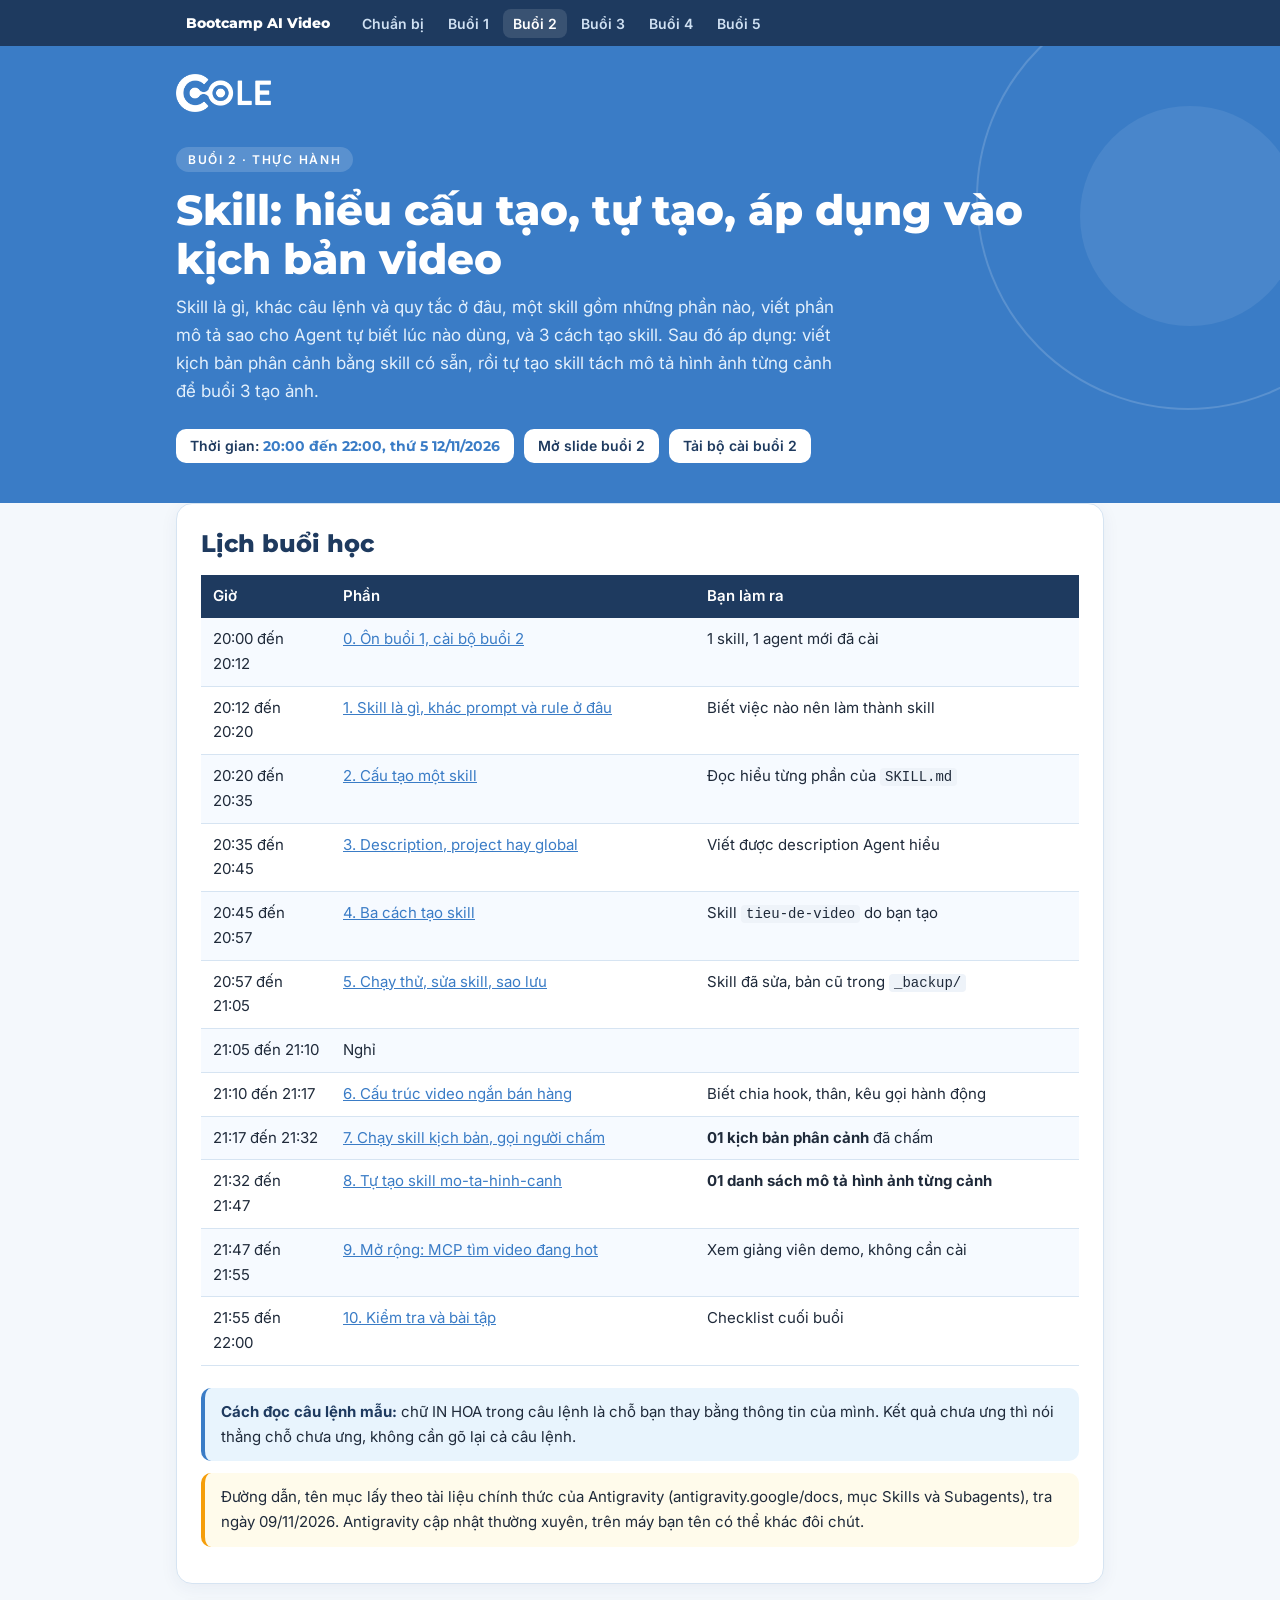
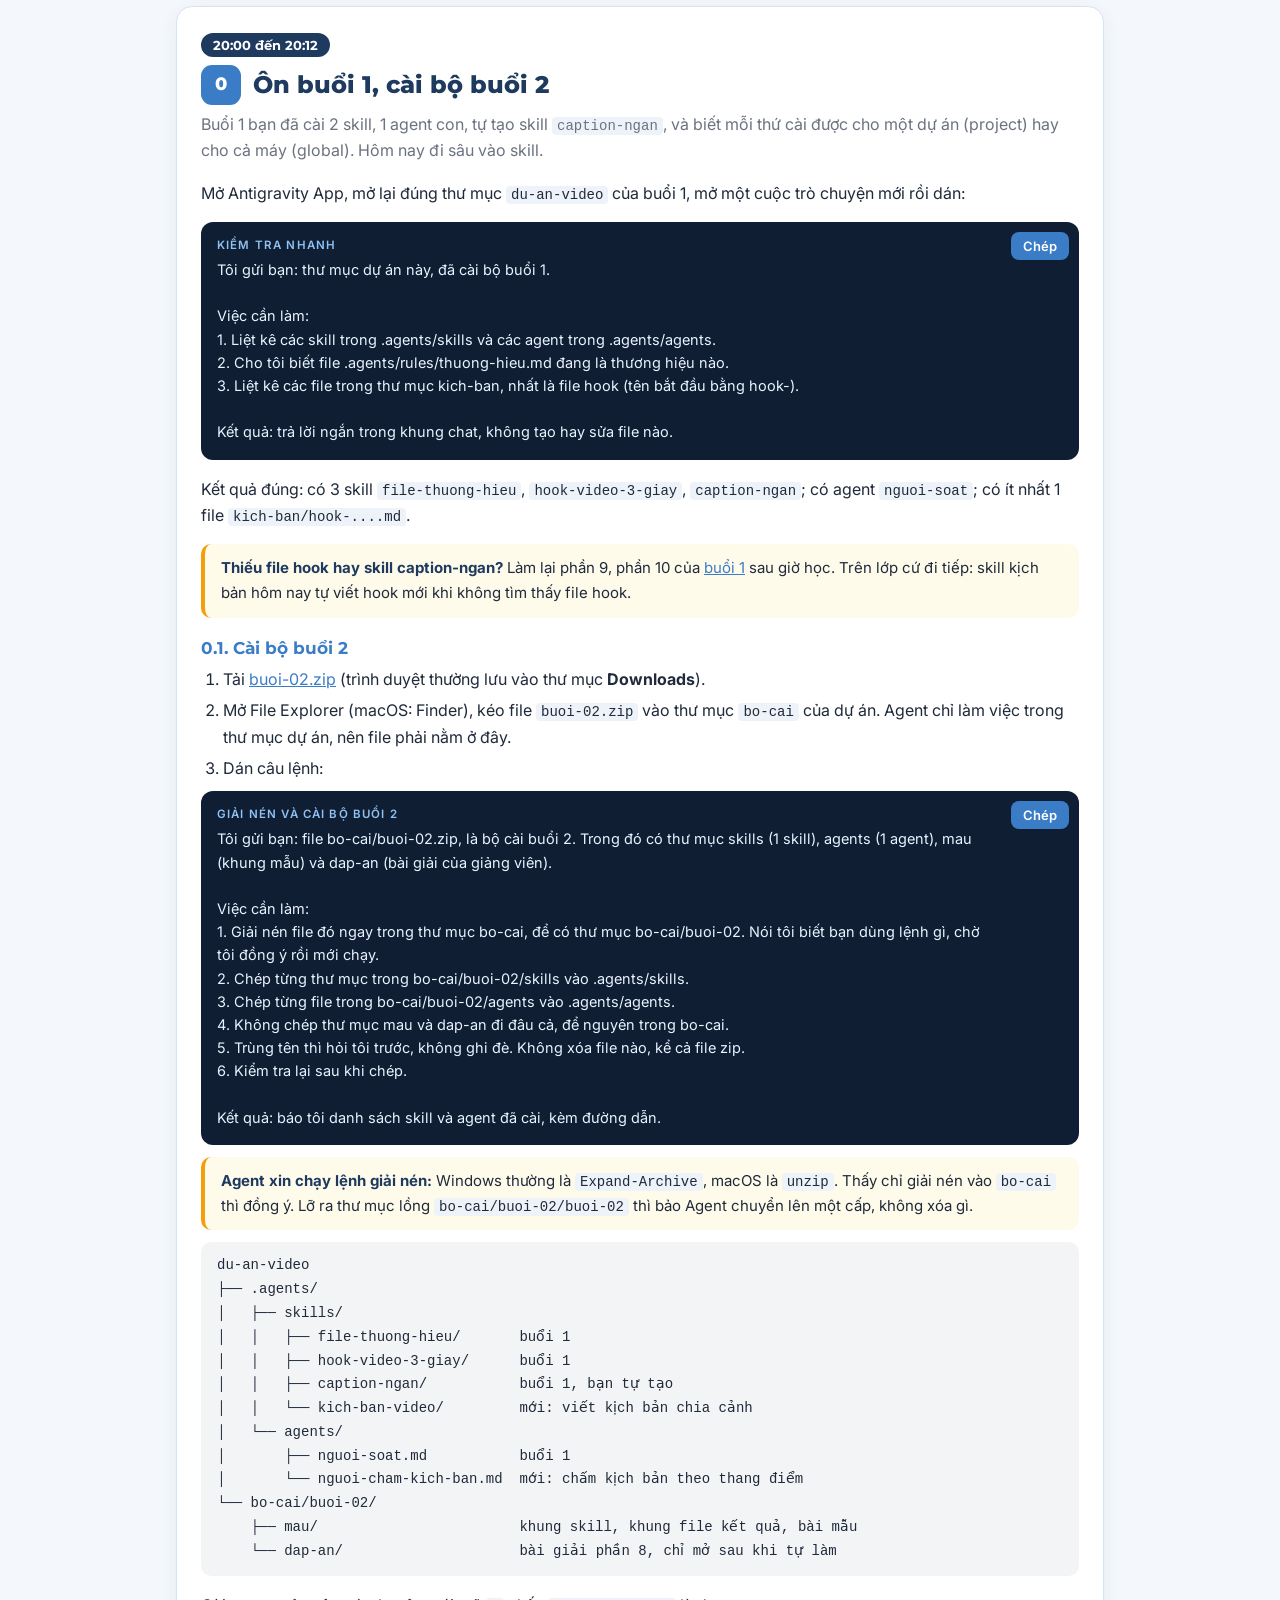
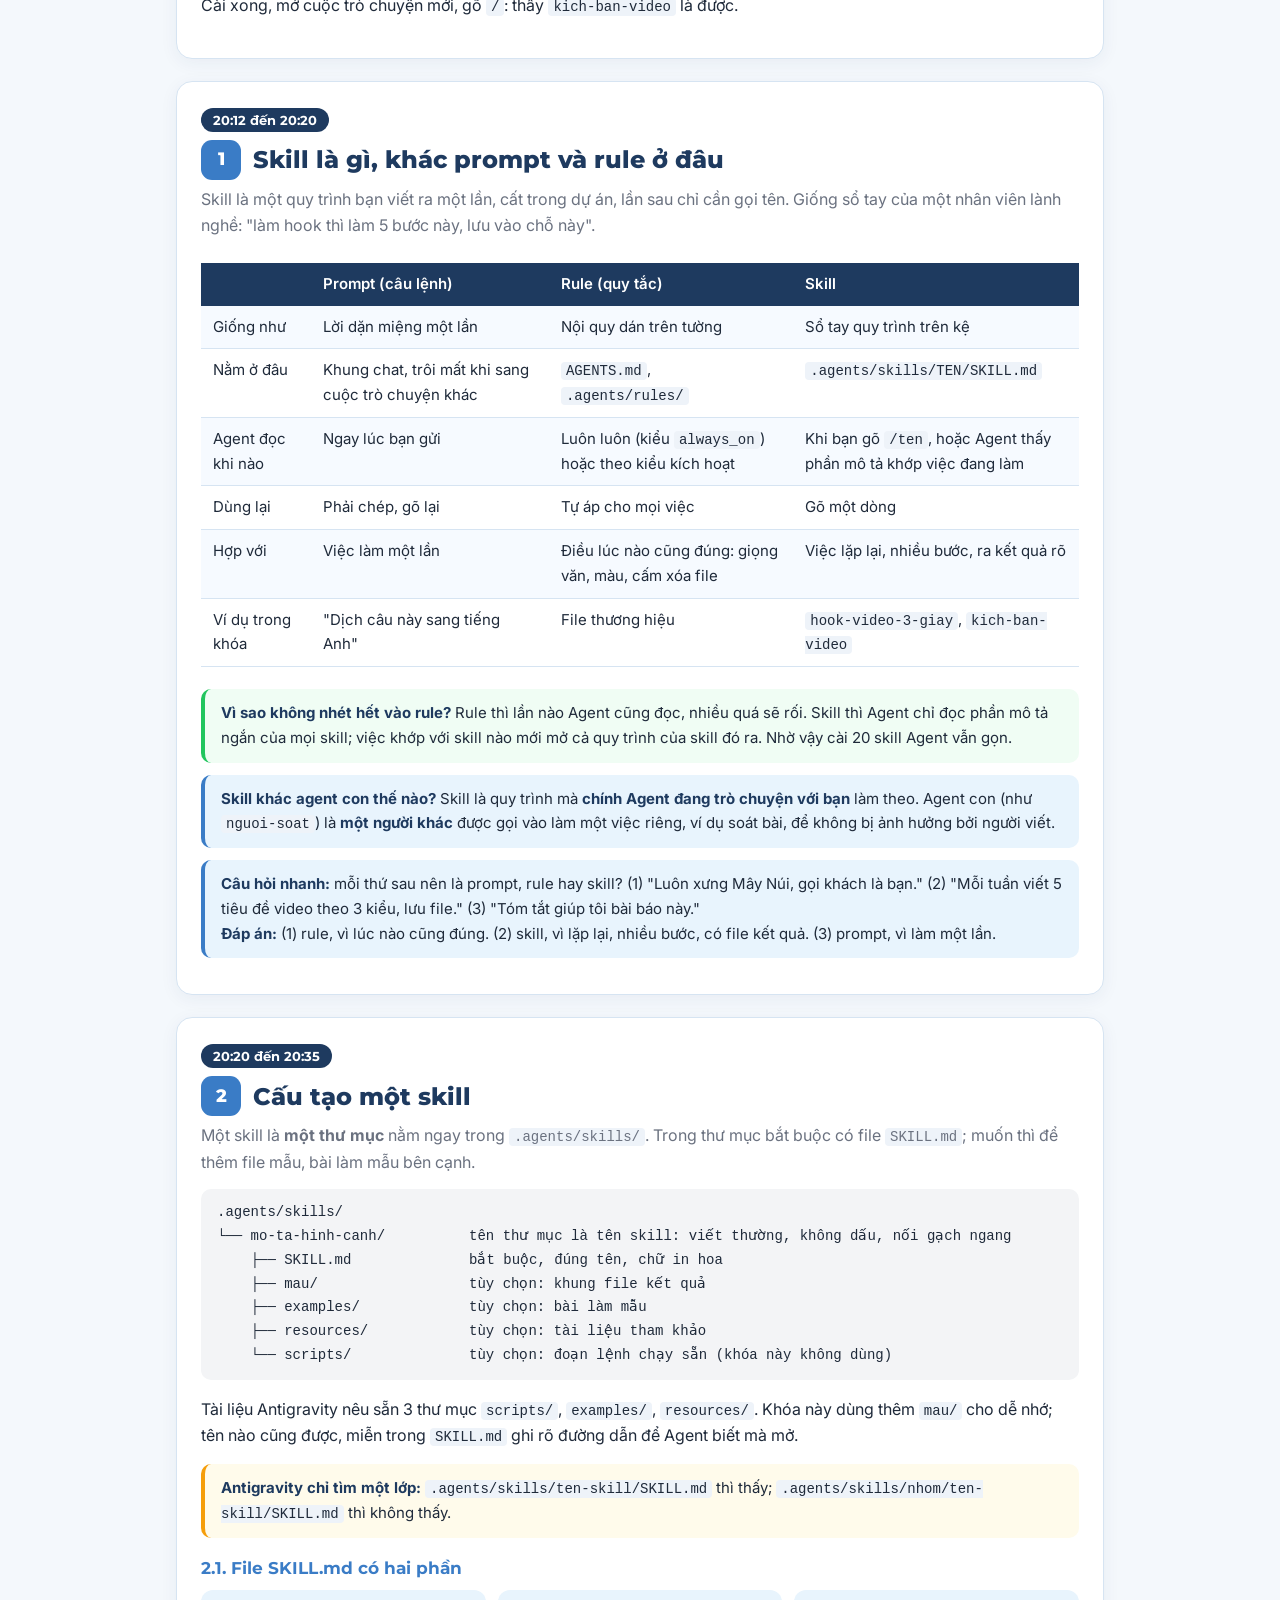
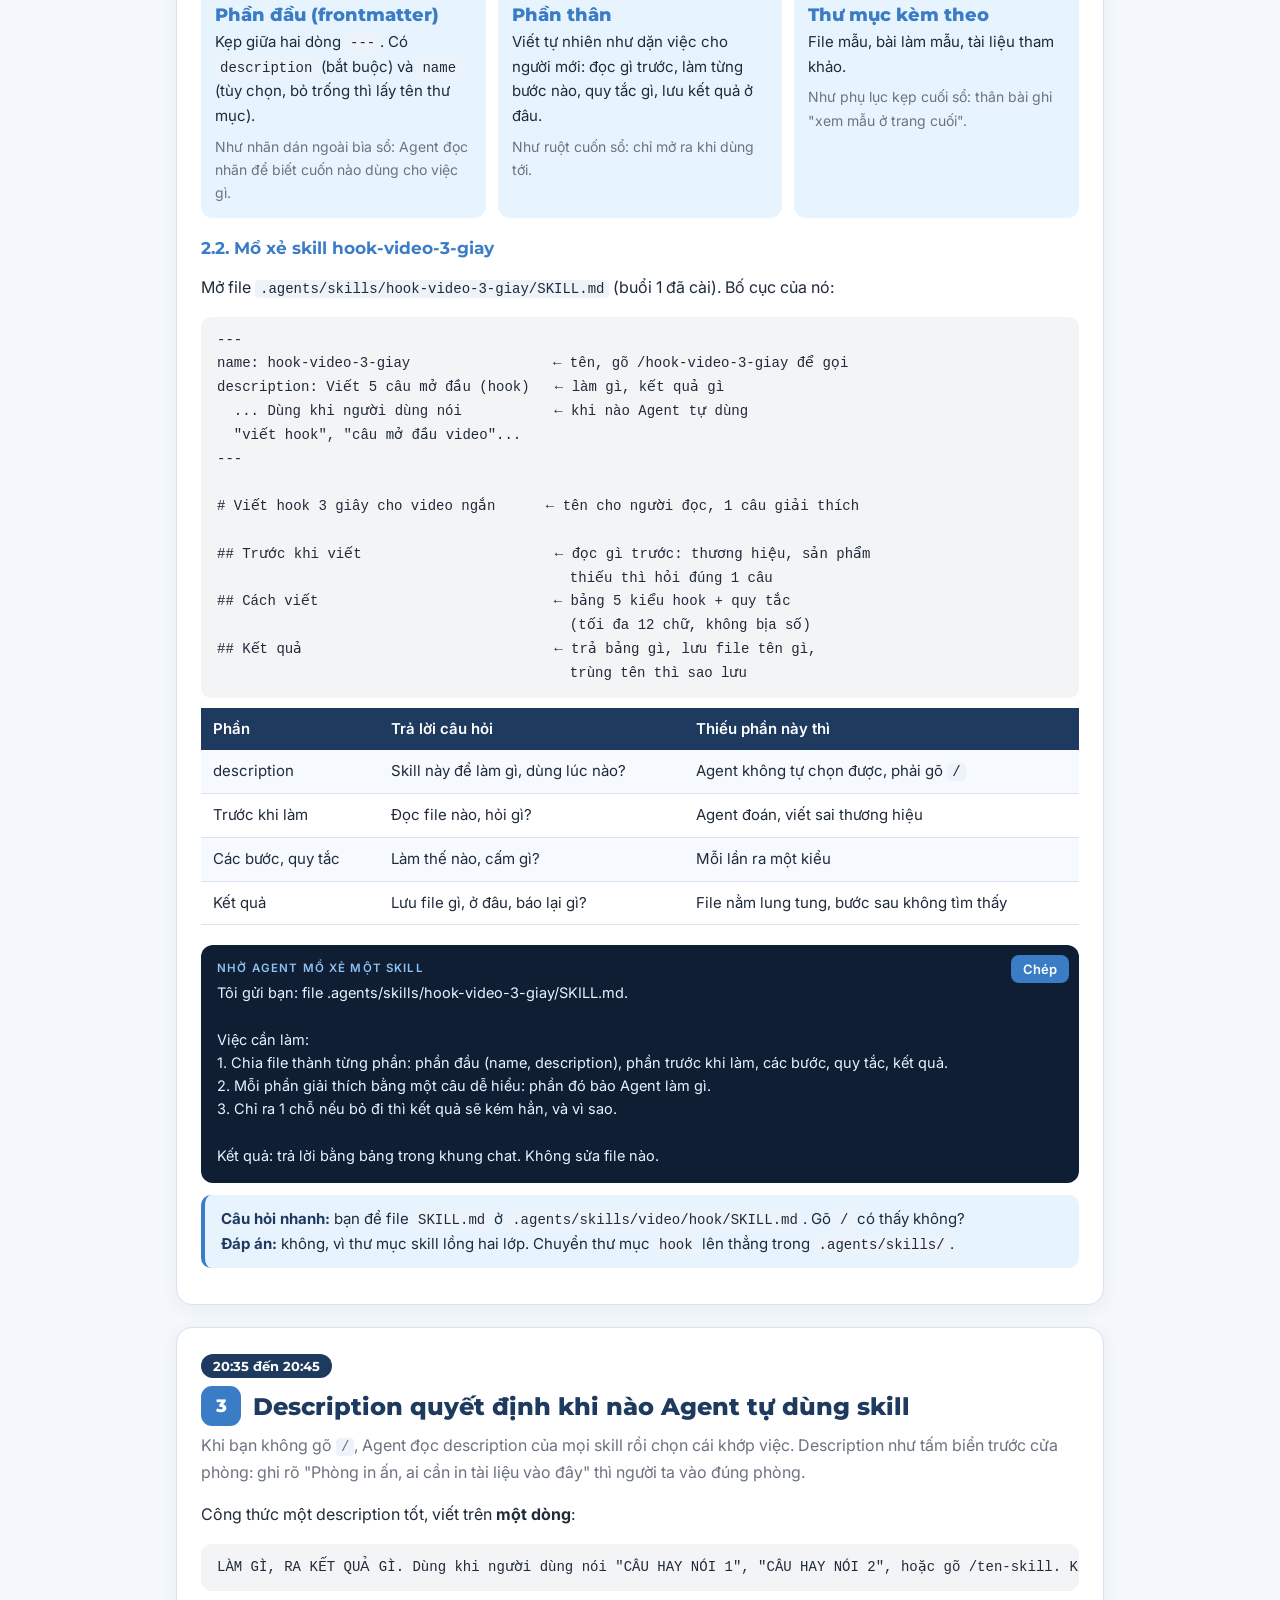
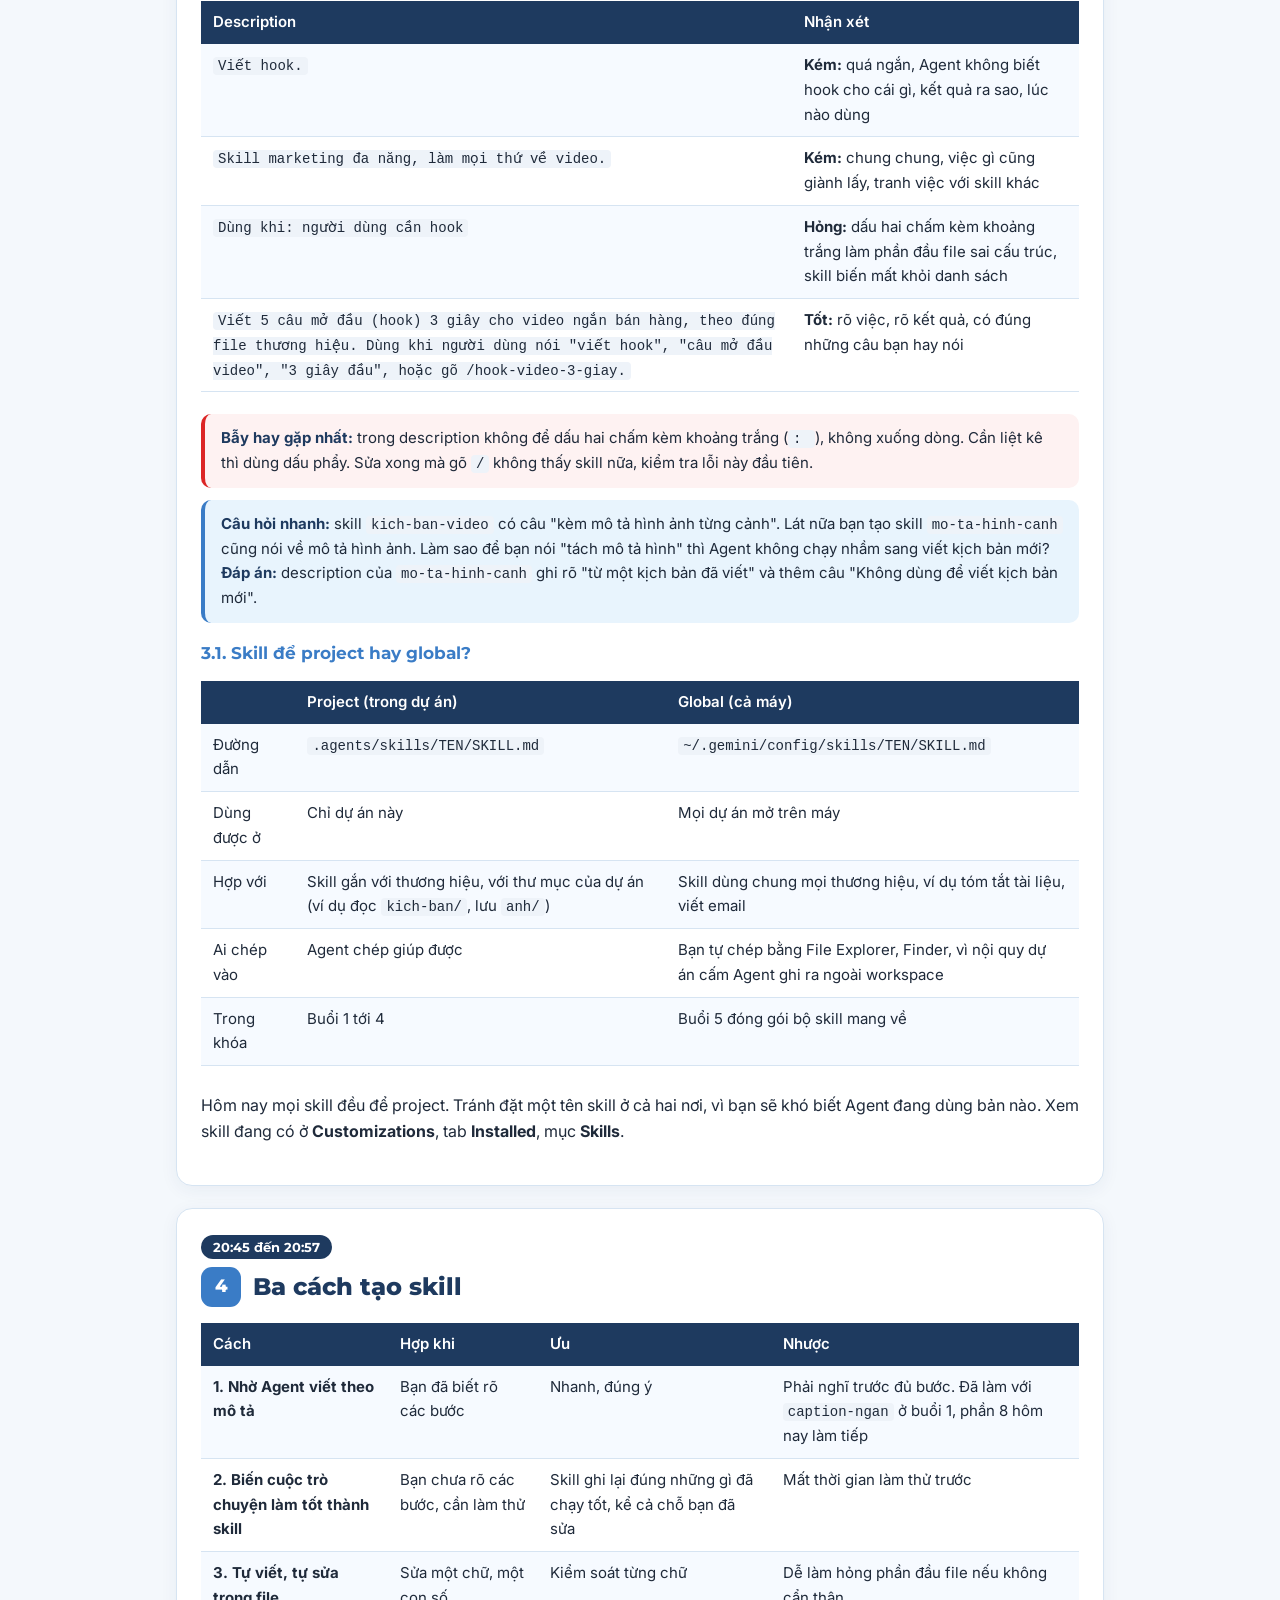
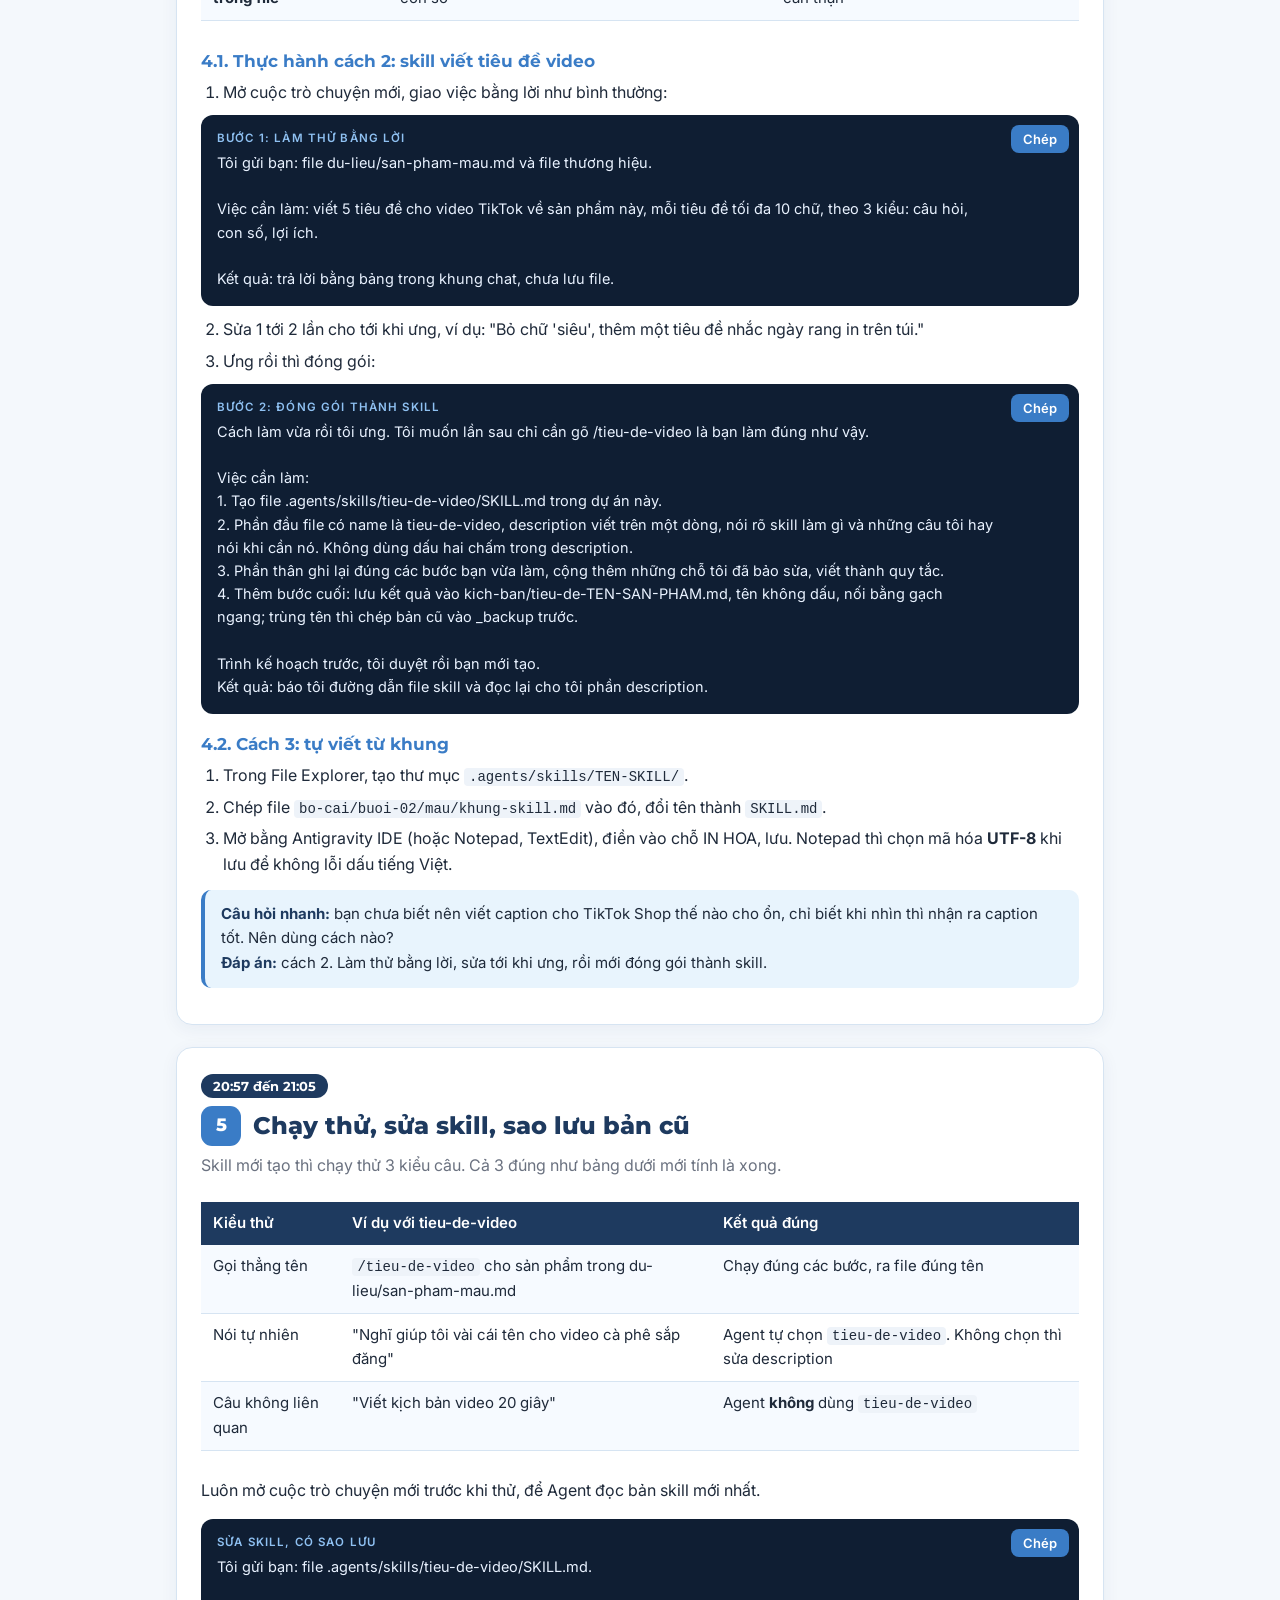
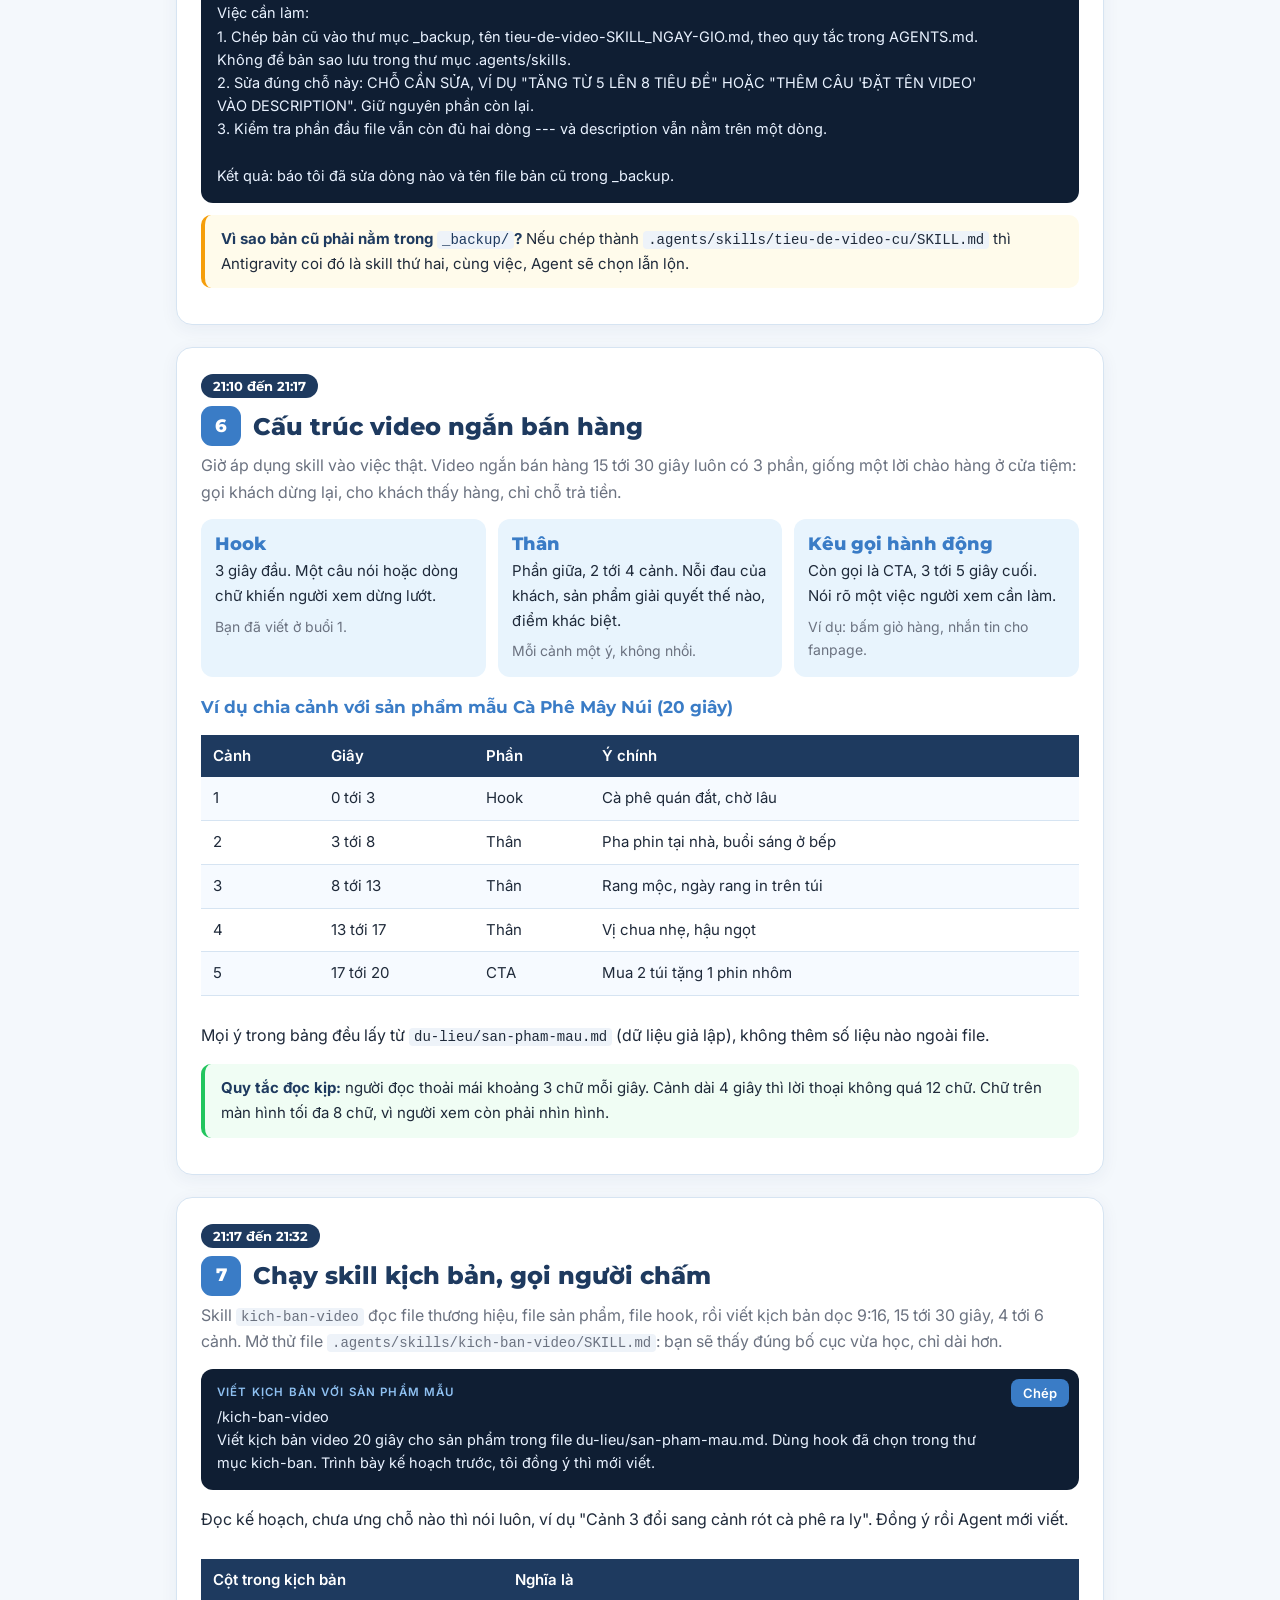
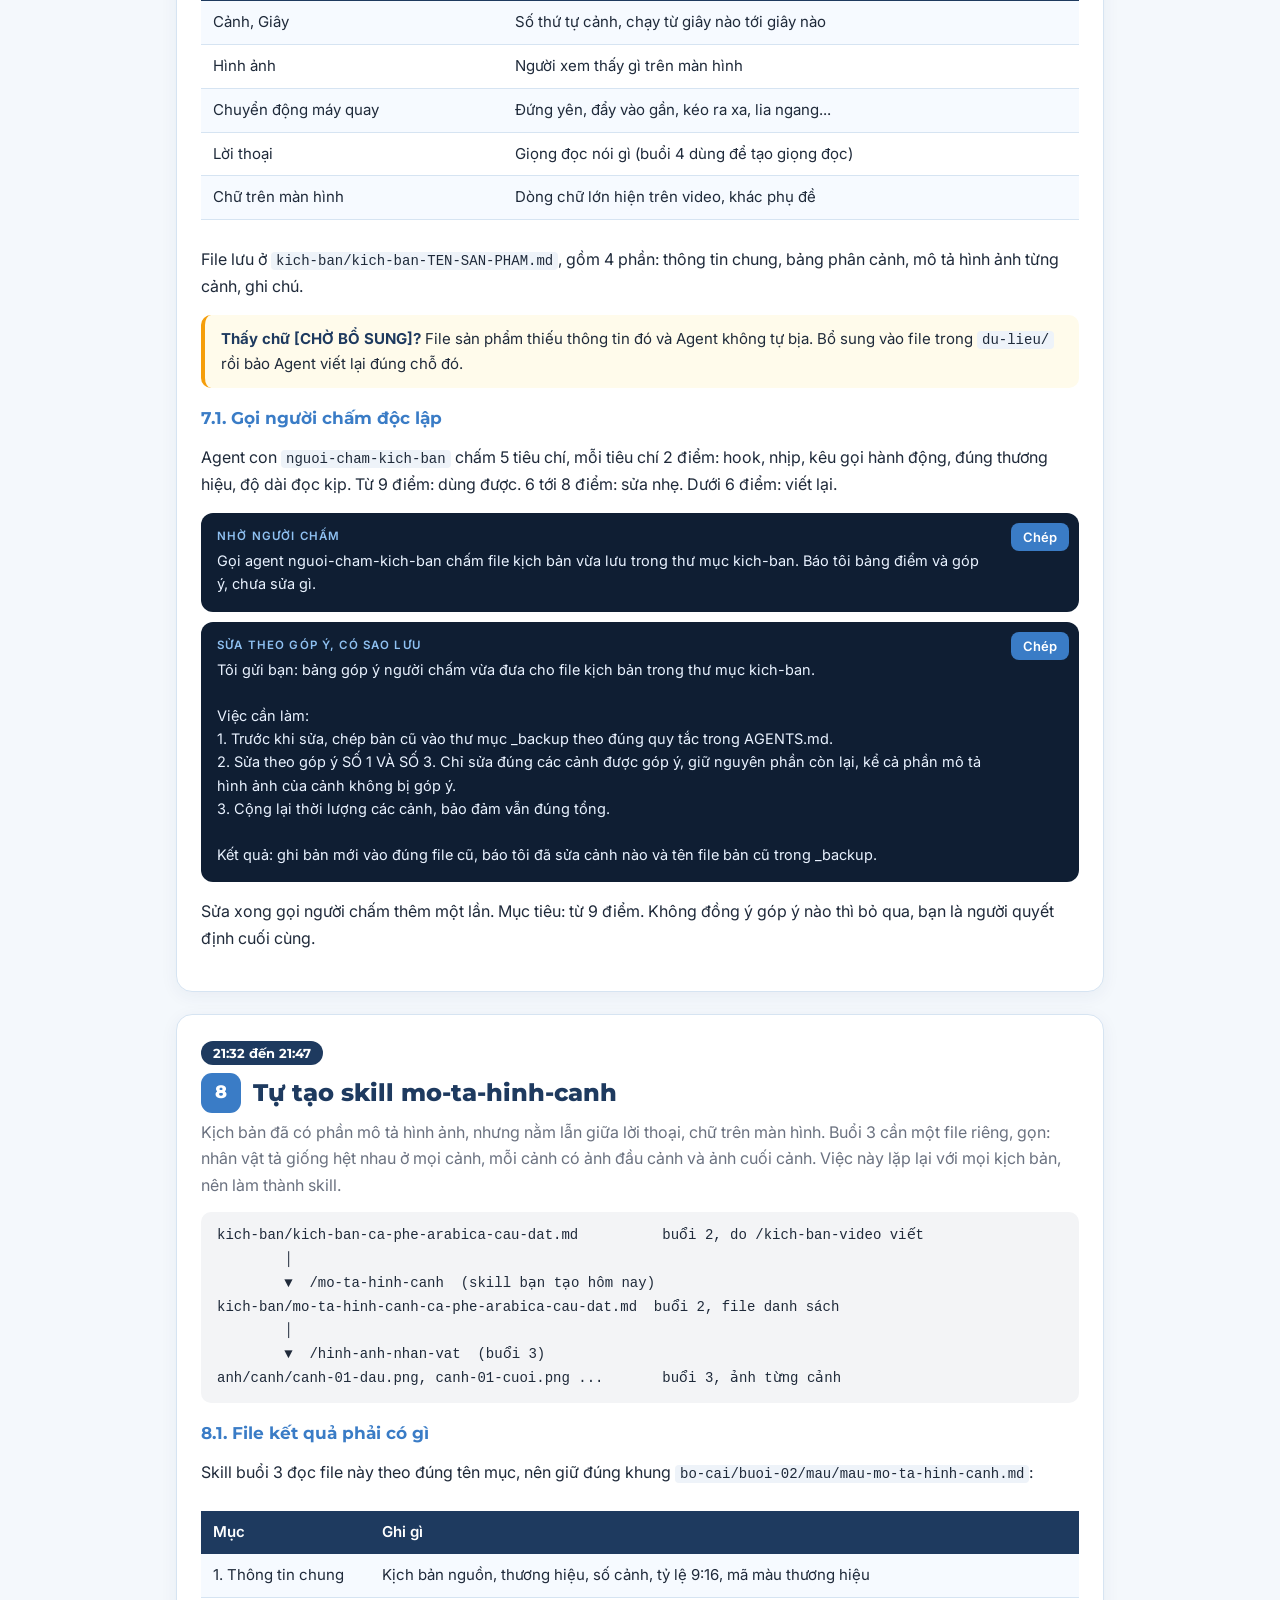
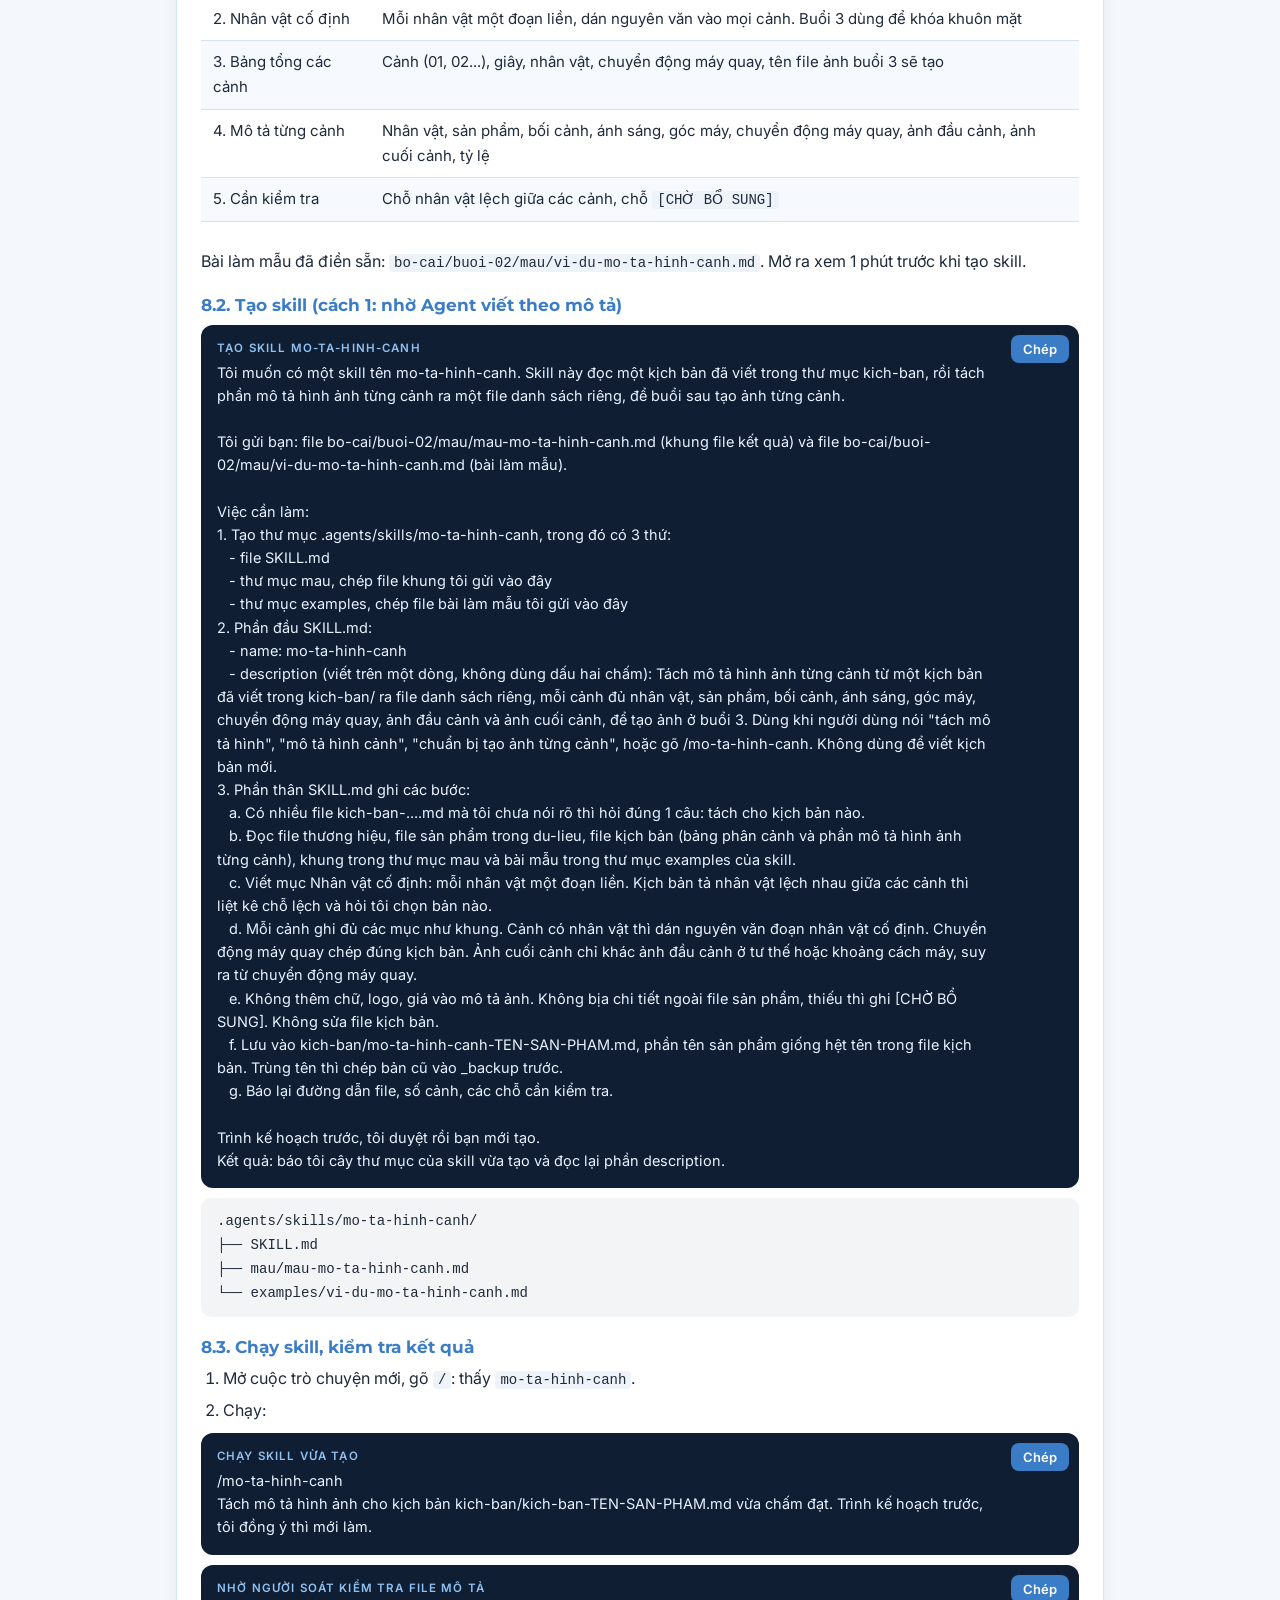
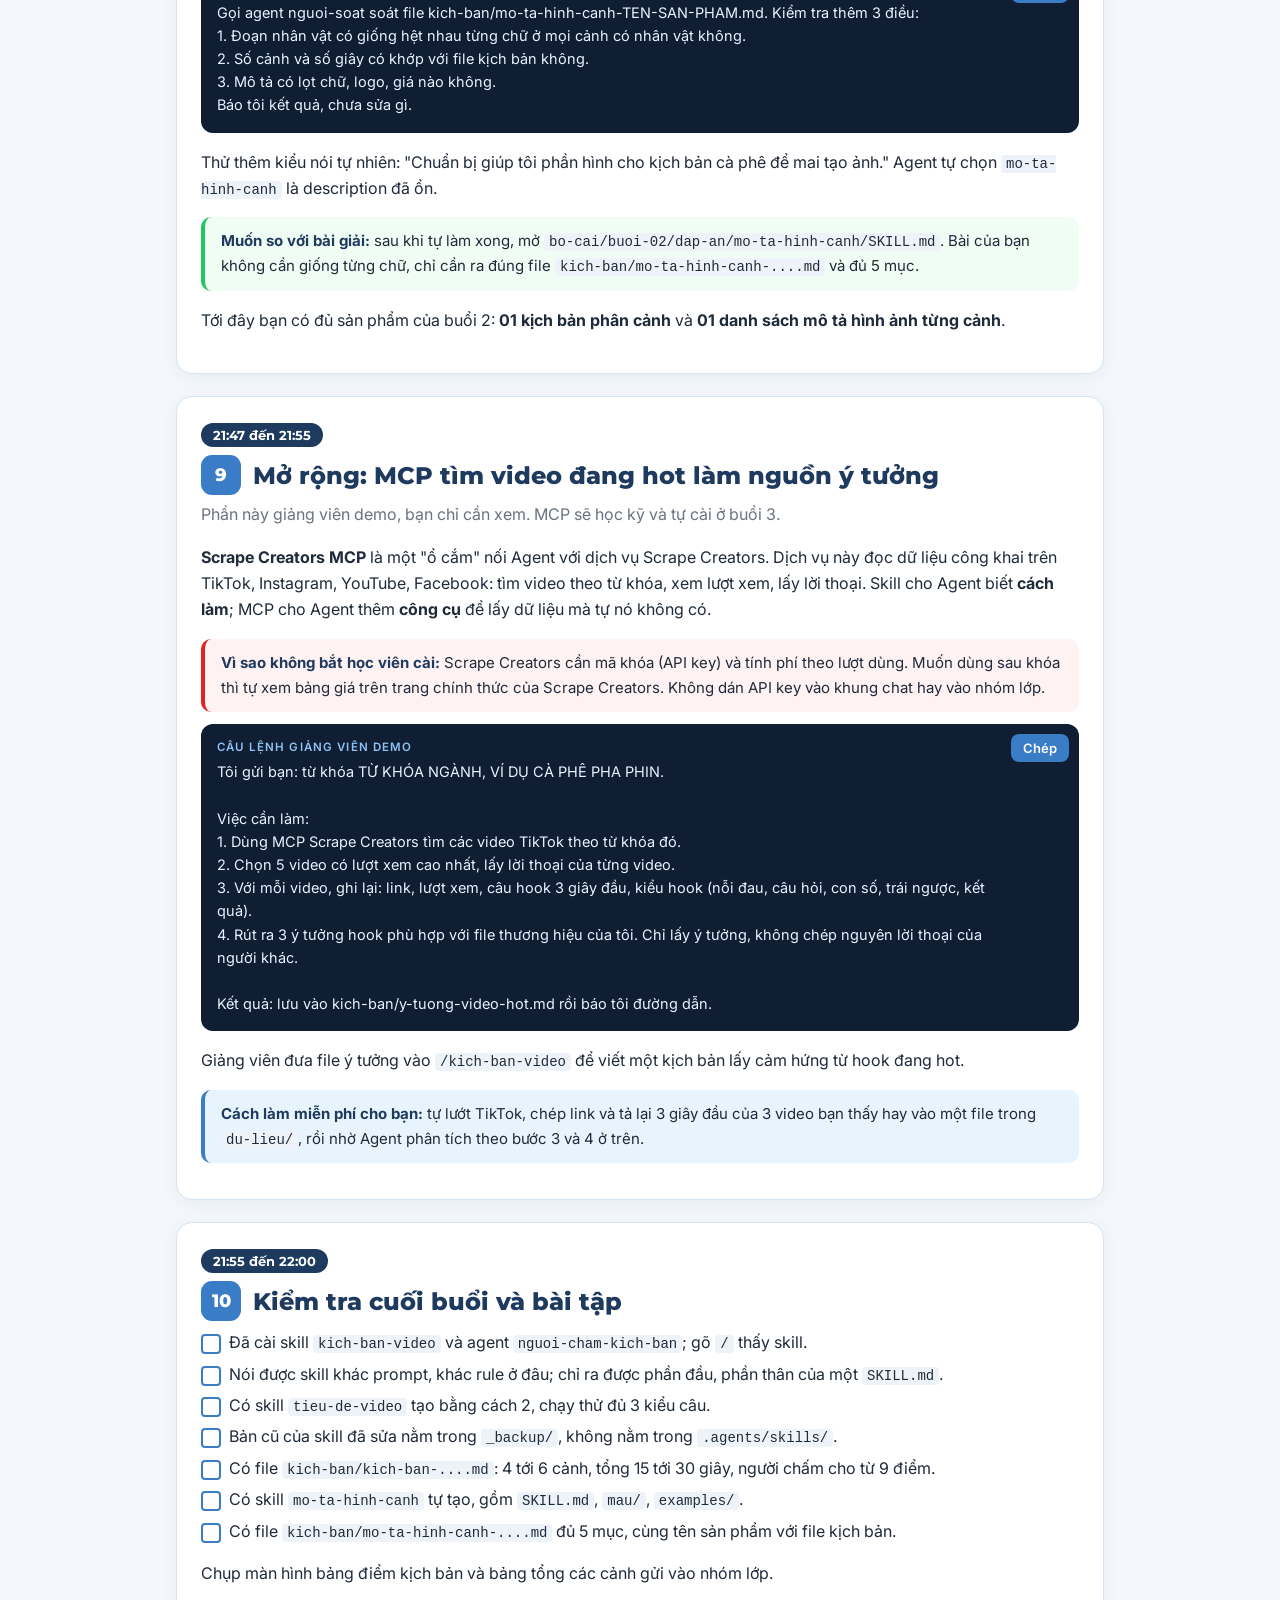
<file: buoi-2.html>
<!doctype html>
<html lang="vi">
<head>
<meta charset="utf-8">
<meta name="viewport" content="width=device-width, initial-scale=1">
<title>Buổi 2: Skill, từ hiểu tới tự tạo, áp dụng vào kịch bản video | Bootcamp AI Video</title>
<link href="https://fonts.googleapis.com/css2?family=Montserrat:wght@600;700;800&family=Inter:wght@400;500;600;700&display=swap" rel="stylesheet">
<link rel="stylesheet" href="assets/style.css">
</head>
<body>
<nav class="top"><div class="wrap">
  <a class="home" href="index.html">Bootcamp AI Video</a>
  <a href="chuan-bi.html">Chuẩn bị</a>
  <a href="buoi-1.html">Buổi 1</a>
  <a href="buoi-2.html">Buổi 2</a>
  <a href="buoi-3.html">Buổi 3</a>
  <a href="buoi-4.html">Buổi 4</a>
  <a href="buoi-5.html">Buổi 5</a>
</div></nav>

<header class="hero">
  <div class="wrap">
    <img class="logo" src="assets/logo-cole-trang.png" alt="Cole">
    <div><span class="nhan">Buổi 2 · Thực hành</span></div>
    <h1>Skill: hiểu cấu tạo, tự tạo, áp dụng vào kịch bản video</h1>
    <p>Skill là gì, khác câu lệnh và quy tắc ở đâu, một skill gồm những phần nào, viết phần mô tả sao cho Agent tự biết lúc nào dùng, và 3 cách tạo skill. Sau đó áp dụng: viết kịch bản phân cảnh bằng skill có sẵn, rồi tự tạo skill tách mô tả hình ảnh từng cảnh để buổi 3 tạo ảnh.</p>
    <div class="chips">
      <span>Thời gian: <b>20:00 đến 22:00, thứ 5 12/11/2026</b></span>
      <a href="slide/buoi-2.html">Mở slide buổi 2</a>
      <a href="tai-ve/buoi-02.zip">Tải bộ cài buổi 2</a>
    </div>
  </div>
</header>

<main class="wrap">

  <section class="card">
    <h2>Lịch buổi học</h2>
    <div class="bang-cuon"><table>
      <tr><th style="width:130px">Giờ</th><th>Phần</th><th>Bạn làm ra</th></tr>
      <tr><td>20:00 đến 20:12</td><td><a href="#p0">0. Ôn buổi 1, cài bộ buổi 2</a></td><td>1 skill, 1 agent mới đã cài</td></tr>
      <tr><td>20:12 đến 20:20</td><td><a href="#p1">1. Skill là gì, khác prompt và rule ở đâu</a></td><td>Biết việc nào nên làm thành skill</td></tr>
      <tr><td>20:20 đến 20:35</td><td><a href="#p2">2. Cấu tạo một skill</a></td><td>Đọc hiểu từng phần của <code>SKILL.md</code></td></tr>
      <tr><td>20:35 đến 20:45</td><td><a href="#p3">3. Description, project hay global</a></td><td>Viết được description Agent hiểu</td></tr>
      <tr><td>20:45 đến 20:57</td><td><a href="#p4">4. Ba cách tạo skill</a></td><td>Skill <code>tieu-de-video</code> do bạn tạo</td></tr>
      <tr><td>20:57 đến 21:05</td><td><a href="#p5">5. Chạy thử, sửa skill, sao lưu</a></td><td>Skill đã sửa, bản cũ trong <code>_backup/</code></td></tr>
      <tr><td>21:05 đến 21:10</td><td>Nghỉ</td><td></td></tr>
      <tr><td>21:10 đến 21:17</td><td><a href="#p6">6. Cấu trúc video ngắn bán hàng</a></td><td>Biết chia hook, thân, kêu gọi hành động</td></tr>
      <tr><td>21:17 đến 21:32</td><td><a href="#p7">7. Chạy skill kịch bản, gọi người chấm</a></td><td><b>01 kịch bản phân cảnh</b> đã chấm</td></tr>
      <tr><td>21:32 đến 21:47</td><td><a href="#p8">8. Tự tạo skill mo-ta-hinh-canh</a></td><td><b>01 danh sách mô tả hình ảnh từng cảnh</b></td></tr>
      <tr><td>21:47 đến 21:55</td><td><a href="#p9">9. Mở rộng: MCP tìm video đang hot</a></td><td>Xem giảng viên demo, không cần cài</td></tr>
      <tr><td>21:55 đến 22:00</td><td><a href="#p10">10. Kiểm tra và bài tập</a></td><td>Checklist cuối buổi</td></tr>
    </table></div>
    <div class="note lam"><b>Cách đọc câu lệnh mẫu:</b> chữ IN HOA trong câu lệnh là chỗ bạn thay bằng thông tin của mình. Kết quả chưa ưng thì nói thẳng chỗ chưa ưng, không cần gõ lại cả câu lệnh.</div>
    <div class="note vang">Đường dẫn, tên mục lấy theo tài liệu chính thức của Antigravity (antigravity.google/docs, mục Skills và Subagents), tra ngày 09/11/2026. Antigravity cập nhật thường xuyên, trên máy bạn tên có thể khác đôi chút.</div>
  </section>

  <!-- PHẦN 0 -->
  <section class="card" id="p0">
    <span class="phut">20:00 đến 20:12</span>
    <h2><span class="so">0</span>Ôn buổi 1, cài bộ buổi 2</h2>
    <p class="dung">Buổi 1 bạn đã cài 2 skill, 1 agent con, tự tạo skill <code>caption-ngan</code>, và biết mỗi thứ cài được cho một dự án (project) hay cho cả máy (global). Hôm nay đi sâu vào skill.</p>
    <p>Mở Antigravity App, mở lại đúng thư mục <code>du-an-video</code> của buổi 1, mở một cuộc trò chuyện mới rồi dán:</p>
    <div class="prompt"><span class="nhan-p">Kiểm tra nhanh</span><button>Chép</button><p>Tôi gửi bạn: thư mục dự án này, đã cài bộ buổi 1.

Việc cần làm:
1. Liệt kê các skill trong .agents/skills và các agent trong .agents/agents.
2. Cho tôi biết file .agents/rules/thuong-hieu.md đang là thương hiệu nào.
3. Liệt kê các file trong thư mục kich-ban, nhất là file hook (tên bắt đầu bằng hook-).

Kết quả: trả lời ngắn trong khung chat, không tạo hay sửa file nào.</p></div>
    <p>Kết quả đúng: có 3 skill <code>file-thuong-hieu</code>, <code>hook-video-3-giay</code>, <code>caption-ngan</code>; có agent <code>nguoi-soat</code>; có ít nhất 1 file <code>kich-ban/hook-....md</code>.</p>
    <div class="note vang"><b>Thiếu file hook hay skill caption-ngan?</b> Làm lại phần 9, phần 10 của <a href="buoi-1.html#p9">buổi 1</a> sau giờ học. Trên lớp cứ đi tiếp: skill kịch bản hôm nay tự viết hook mới khi không tìm thấy file hook.</div>

    <h3>0.1. Cài bộ buổi 2</h3>
    <ol>
      <li>Tải <a href="tai-ve/buoi-02.zip">buoi-02.zip</a> (trình duyệt thường lưu vào thư mục <b>Downloads</b>).</li>
      <li>Mở File Explorer (macOS: Finder), kéo file <code>buoi-02.zip</code> vào thư mục <code>bo-cai</code> của dự án. Agent chỉ làm việc trong thư mục dự án, nên file phải nằm ở đây.</li>
      <li>Dán câu lệnh:</li>
    </ol>
    <div class="prompt"><span class="nhan-p">Giải nén và cài bộ buổi 2</span><button>Chép</button><p>Tôi gửi bạn: file bo-cai/buoi-02.zip, là bộ cài buổi 2. Trong đó có thư mục skills (1 skill), agents (1 agent), mau (khung mẫu) và dap-an (bài giải của giảng viên).

Việc cần làm:
1. Giải nén file đó ngay trong thư mục bo-cai, để có thư mục bo-cai/buoi-02. Nói tôi biết bạn dùng lệnh gì, chờ tôi đồng ý rồi mới chạy.
2. Chép từng thư mục trong bo-cai/buoi-02/skills vào .agents/skills.
3. Chép từng file trong bo-cai/buoi-02/agents vào .agents/agents.
4. Không chép thư mục mau và dap-an đi đâu cả, để nguyên trong bo-cai.
5. Trùng tên thì hỏi tôi trước, không ghi đè. Không xóa file nào, kể cả file zip.
6. Kiểm tra lại sau khi chép.

Kết quả: báo tôi danh sách skill và agent đã cài, kèm đường dẫn.</p></div>
    <div class="note vang"><b>Agent xin chạy lệnh giải nén:</b> Windows thường là <code>Expand-Archive</code>, macOS là <code>unzip</code>. Thấy chỉ giải nén vào <code>bo-cai</code> thì đồng ý. Lỡ ra thư mục lồng <code>bo-cai/buoi-02/buoi-02</code> thì bảo Agent chuyển lên một cấp, không xóa gì.</div>
    <div class="cay">du-an-video
├── .agents/
│   ├── skills/
│   │   ├── file-thuong-hieu/       buổi 1
│   │   ├── hook-video-3-giay/      buổi 1
│   │   ├── caption-ngan/           buổi 1, bạn tự tạo
│   │   └── kich-ban-video/         mới: viết kịch bản chia cảnh
│   └── agents/
│       ├── nguoi-soat.md           buổi 1
│       └── nguoi-cham-kich-ban.md  mới: chấm kịch bản theo thang điểm
└── bo-cai/buoi-02/
    ├── mau/                        khung skill, khung file kết quả, bài mẫu
    └── dap-an/                     bài giải phần 8, chỉ mở sau khi tự làm</div>
    <p>Cài xong, mở cuộc trò chuyện mới, gõ <code>/</code>: thấy <code>kich-ban-video</code> là được.</p>
  </section>

  <!-- PHẦN 1 -->
  <section class="card" id="p1">
    <span class="phut">20:12 đến 20:20</span>
    <h2><span class="so">1</span>Skill là gì, khác prompt và rule ở đâu</h2>
    <p class="dung">Skill là một quy trình bạn viết ra một lần, cất trong dự án, lần sau chỉ cần gọi tên. Giống sổ tay của một nhân viên lành nghề: "làm hook thì làm 5 bước này, lưu vào chỗ này".</p>
    <div class="bang-cuon"><table>
      <tr><th></th><th>Prompt (câu lệnh)</th><th>Rule (quy tắc)</th><th>Skill</th></tr>
      <tr><td>Giống như</td><td>Lời dặn miệng một lần</td><td>Nội quy dán trên tường</td><td>Sổ tay quy trình trên kệ</td></tr>
      <tr><td>Nằm ở đâu</td><td>Khung chat, trôi mất khi sang cuộc trò chuyện khác</td><td><code>AGENTS.md</code>, <code>.agents/rules/</code></td><td><code>.agents/skills/TEN/SKILL.md</code></td></tr>
      <tr><td>Agent đọc khi nào</td><td>Ngay lúc bạn gửi</td><td>Luôn luôn (kiểu <code>always_on</code>) hoặc theo kiểu kích hoạt</td><td>Khi bạn gõ <code>/ten</code>, hoặc Agent thấy phần mô tả khớp việc đang làm</td></tr>
      <tr><td>Dùng lại</td><td>Phải chép, gõ lại</td><td>Tự áp cho mọi việc</td><td>Gõ một dòng</td></tr>
      <tr><td>Hợp với</td><td>Việc làm một lần</td><td>Điều lúc nào cũng đúng: giọng văn, màu, cấm xóa file</td><td>Việc lặp lại, nhiều bước, ra kết quả rõ</td></tr>
      <tr><td>Ví dụ trong khóa</td><td>"Dịch câu này sang tiếng Anh"</td><td>File thương hiệu</td><td><code>hook-video-3-giay</code>, <code>kich-ban-video</code></td></tr>
    </table></div>
    <div class="note xanh"><b>Vì sao không nhét hết vào rule?</b> Rule thì lần nào Agent cũng đọc, nhiều quá sẽ rối. Skill thì Agent chỉ đọc phần mô tả ngắn của mọi skill; việc khớp với skill nào mới mở cả quy trình của skill đó ra. Nhờ vậy cài 20 skill Agent vẫn gọn.</div>
    <div class="note lam"><b>Skill khác agent con thế nào?</b> Skill là quy trình mà <b>chính Agent đang trò chuyện với bạn</b> làm theo. Agent con (như <code>nguoi-soat</code>) là <b>một người khác</b> được gọi vào làm một việc riêng, ví dụ soát bài, để không bị ảnh hưởng bởi người viết.</div>
    <div class="note lam"><b>Câu hỏi nhanh:</b> mỗi thứ sau nên là prompt, rule hay skill? (1) "Luôn xưng Mây Núi, gọi khách là bạn." (2) "Mỗi tuần viết 5 tiêu đề video theo 3 kiểu, lưu file." (3) "Tóm tắt giúp tôi bài báo này."<br><b>Đáp án:</b> (1) rule, vì lúc nào cũng đúng. (2) skill, vì lặp lại, nhiều bước, có file kết quả. (3) prompt, vì làm một lần.</div>
  </section>

  <!-- PHẦN 2 -->
  <section class="card" id="p2">
    <span class="phut">20:20 đến 20:35</span>
    <h2><span class="so">2</span>Cấu tạo một skill</h2>
    <p class="dung">Một skill là <b>một thư mục</b> nằm ngay trong <code>.agents/skills/</code>. Trong thư mục bắt buộc có file <code>SKILL.md</code>; muốn thì để thêm file mẫu, bài làm mẫu bên cạnh.</p>
    <div class="cay">.agents/skills/
└── mo-ta-hinh-canh/          tên thư mục là tên skill: viết thường, không dấu, nối gạch ngang
    ├── SKILL.md              bắt buộc, đúng tên, chữ in hoa
    ├── mau/                  tùy chọn: khung file kết quả
    ├── examples/             tùy chọn: bài làm mẫu
    ├── resources/            tùy chọn: tài liệu tham khảo
    └── scripts/              tùy chọn: đoạn lệnh chạy sẵn (khóa này không dùng)</div>
    <p>Tài liệu Antigravity nêu sẵn 3 thư mục <code>scripts/</code>, <code>examples/</code>, <code>resources/</code>. Khóa này dùng thêm <code>mau/</code> cho dễ nhớ; tên nào cũng được, miễn trong <code>SKILL.md</code> ghi rõ đường dẫn để Agent biết mà mở.</p>
    <div class="note vang"><b>Antigravity chỉ tìm một lớp:</b> <code>.agents/skills/ten-skill/SKILL.md</code> thì thấy; <code>.agents/skills/nhom/ten-skill/SKILL.md</code> thì không thấy.</div>

    <h3>2.1. File SKILL.md có hai phần</h3>
    <div class="luoi">
      <div><b>Phần đầu (frontmatter)</b>Kẹp giữa hai dòng <code>---</code>. Có <code>description</code> (bắt buộc) và <code>name</code> (tùy chọn, bỏ trống thì lấy tên thư mục).<i>Như nhãn dán ngoài bìa sổ: Agent đọc nhãn để biết cuốn nào dùng cho việc gì.</i></div>
      <div><b>Phần thân</b>Viết tự nhiên như dặn việc cho người mới: đọc gì trước, làm từng bước nào, quy tắc gì, lưu kết quả ở đâu.<i>Như ruột cuốn sổ: chỉ mở ra khi dùng tới.</i></div>
      <div><b>Thư mục kèm theo</b>File mẫu, bài làm mẫu, tài liệu tham khảo.<i>Như phụ lục kẹp cuối sổ: thân bài ghi "xem mẫu ở trang cuối".</i></div>
    </div>

    <h3>2.2. Mổ xẻ skill hook-video-3-giay</h3>
    <p>Mở file <code>.agents/skills/hook-video-3-giay/SKILL.md</code> (buổi 1 đã cài). Bố cục của nó:</p>
    <div class="cay">---
name: hook-video-3-giay                 ← tên, gõ /hook-video-3-giay để gọi
description: Viết 5 câu mở đầu (hook)   ← làm gì, kết quả gì
  ... Dùng khi người dùng nói           ← khi nào Agent tự dùng
  "viết hook", "câu mở đầu video"...
---

# Viết hook 3 giây cho video ngắn      ← tên cho người đọc, 1 câu giải thích

## Trước khi viết                       ← đọc gì trước: thương hiệu, sản phẩm
                                          thiếu thì hỏi đúng 1 câu
## Cách viết                            ← bảng 5 kiểu hook + quy tắc
                                          (tối đa 12 chữ, không bịa số)
## Kết quả                              ← trả bảng gì, lưu file tên gì,
                                          trùng tên thì sao lưu</div>
    <div class="bang-cuon"><table>
      <tr><th>Phần</th><th>Trả lời câu hỏi</th><th>Thiếu phần này thì</th></tr>
      <tr><td>description</td><td>Skill này để làm gì, dùng lúc nào?</td><td>Agent không tự chọn được, phải gõ <code>/</code></td></tr>
      <tr><td>Trước khi làm</td><td>Đọc file nào, hỏi gì?</td><td>Agent đoán, viết sai thương hiệu</td></tr>
      <tr><td>Các bước, quy tắc</td><td>Làm thế nào, cấm gì?</td><td>Mỗi lần ra một kiểu</td></tr>
      <tr><td>Kết quả</td><td>Lưu file gì, ở đâu, báo lại gì?</td><td>File nằm lung tung, bước sau không tìm thấy</td></tr>
    </table></div>
    <div class="prompt"><span class="nhan-p">Nhờ Agent mổ xẻ một skill</span><button>Chép</button><p>Tôi gửi bạn: file .agents/skills/hook-video-3-giay/SKILL.md.

Việc cần làm:
1. Chia file thành từng phần: phần đầu (name, description), phần trước khi làm, các bước, quy tắc, kết quả.
2. Mỗi phần giải thích bằng một câu dễ hiểu: phần đó bảo Agent làm gì.
3. Chỉ ra 1 chỗ nếu bỏ đi thì kết quả sẽ kém hẳn, và vì sao.

Kết quả: trả lời bằng bảng trong khung chat. Không sửa file nào.</p></div>
    <div class="note lam"><b>Câu hỏi nhanh:</b> bạn để file <code>SKILL.md</code> ở <code>.agents/skills/video/hook/SKILL.md</code>. Gõ <code>/</code> có thấy không?<br><b>Đáp án:</b> không, vì thư mục skill lồng hai lớp. Chuyển thư mục <code>hook</code> lên thẳng trong <code>.agents/skills/</code>.</div>
  </section>

  <!-- PHẦN 3 -->
  <section class="card" id="p3">
    <span class="phut">20:35 đến 20:45</span>
    <h2><span class="so">3</span>Description quyết định khi nào Agent tự dùng skill</h2>
    <p class="dung">Khi bạn không gõ <code>/</code>, Agent đọc description của mọi skill rồi chọn cái khớp việc. Description như tấm biển trước cửa phòng: ghi rõ "Phòng in ấn, ai cần in tài liệu vào đây" thì người ta vào đúng phòng.</p>
    <p>Công thức một description tốt, viết trên <b>một dòng</b>:</p>
    <div class="cay">LÀM GÌ, RA KẾT QUẢ GÌ. Dùng khi người dùng nói "CÂU HAY NÓI 1", "CÂU HAY NÓI 2", hoặc gõ /ten-skill. Không dùng để VIỆC GẦN GIỐNG.</div>
    <div class="bang-cuon"><table>
      <tr><th>Description</th><th>Nhận xét</th></tr>
      <tr><td><code>Viết hook.</code></td><td><b>Kém:</b> quá ngắn, Agent không biết hook cho cái gì, kết quả ra sao, lúc nào dùng</td></tr>
      <tr><td><code>Skill marketing đa năng, làm mọi thứ về video.</code></td><td><b>Kém:</b> chung chung, việc gì cũng giành lấy, tranh việc với skill khác</td></tr>
      <tr><td><code>Dùng khi: người dùng cần hook</code></td><td><b>Hỏng:</b> dấu hai chấm kèm khoảng trắng làm phần đầu file sai cấu trúc, skill biến mất khỏi danh sách</td></tr>
      <tr><td><code>Viết 5 câu mở đầu (hook) 3 giây cho video ngắn bán hàng, theo đúng file thương hiệu. Dùng khi người dùng nói "viết hook", "câu mở đầu video", "3 giây đầu", hoặc gõ /hook-video-3-giay.</code></td><td><b>Tốt:</b> rõ việc, rõ kết quả, có đúng những câu bạn hay nói</td></tr>
    </table></div>
    <div class="note do"><b>Bẫy hay gặp nhất:</b> trong description không để dấu hai chấm kèm khoảng trắng (<code>: </code>), không xuống dòng. Cần liệt kê thì dùng dấu phẩy. Sửa xong mà gõ <code>/</code> không thấy skill nữa, kiểm tra lỗi này đầu tiên.</div>
    <div class="note lam"><b>Câu hỏi nhanh:</b> skill <code>kich-ban-video</code> có câu "kèm mô tả hình ảnh từng cảnh". Lát nữa bạn tạo skill <code>mo-ta-hinh-canh</code> cũng nói về mô tả hình ảnh. Làm sao để bạn nói "tách mô tả hình" thì Agent không chạy nhầm sang viết kịch bản mới?<br><b>Đáp án:</b> description của <code>mo-ta-hinh-canh</code> ghi rõ "từ một kịch bản đã viết" và thêm câu "Không dùng để viết kịch bản mới".</div>

    <h3>3.1. Skill để project hay global?</h3>
    <div class="bang-cuon"><table>
      <tr><th></th><th>Project (trong dự án)</th><th>Global (cả máy)</th></tr>
      <tr><td>Đường dẫn</td><td><code>.agents/skills/TEN/SKILL.md</code></td><td><code>~/.gemini/config/skills/TEN/SKILL.md</code></td></tr>
      <tr><td>Dùng được ở</td><td>Chỉ dự án này</td><td>Mọi dự án mở trên máy</td></tr>
      <tr><td>Hợp với</td><td>Skill gắn với thương hiệu, với thư mục của dự án (ví dụ đọc <code>kich-ban/</code>, lưu <code>anh/</code>)</td><td>Skill dùng chung mọi thương hiệu, ví dụ tóm tắt tài liệu, viết email</td></tr>
      <tr><td>Ai chép vào</td><td>Agent chép giúp được</td><td>Bạn tự chép bằng File Explorer, Finder, vì nội quy dự án cấm Agent ghi ra ngoài workspace</td></tr>
      <tr><td>Trong khóa</td><td>Buổi 1 tới 4</td><td>Buổi 5 đóng gói bộ skill mang về</td></tr>
    </table></div>
    <p>Hôm nay mọi skill đều để project. Tránh đặt một tên skill ở cả hai nơi, vì bạn sẽ khó biết Agent đang dùng bản nào. Xem skill đang có ở <b>Customizations</b>, tab <b>Installed</b>, mục <b>Skills</b>.</p>
  </section>

  <!-- PHẦN 4 -->
  <section class="card" id="p4">
    <span class="phut">20:45 đến 20:57</span>
    <h2><span class="so">4</span>Ba cách tạo skill</h2>
    <div class="bang-cuon"><table>
      <tr><th>Cách</th><th>Hợp khi</th><th>Ưu</th><th>Nhược</th></tr>
      <tr><td><b>1. Nhờ Agent viết theo mô tả</b></td><td>Bạn đã biết rõ các bước</td><td>Nhanh, đúng ý</td><td>Phải nghĩ trước đủ bước. Đã làm với <code>caption-ngan</code> ở buổi 1, phần 8 hôm nay làm tiếp</td></tr>
      <tr><td><b>2. Biến cuộc trò chuyện làm tốt thành skill</b></td><td>Bạn chưa rõ các bước, cần làm thử</td><td>Skill ghi lại đúng những gì đã chạy tốt, kể cả chỗ bạn đã sửa</td><td>Mất thời gian làm thử trước</td></tr>
      <tr><td><b>3. Tự viết, tự sửa trong file</b></td><td>Sửa một chữ, một con số</td><td>Kiểm soát từng chữ</td><td>Dễ làm hỏng phần đầu file nếu không cẩn thận</td></tr>
    </table></div>

    <h3>4.1. Thực hành cách 2: skill viết tiêu đề video</h3>
    <ol>
      <li>Mở cuộc trò chuyện mới, giao việc bằng lời như bình thường:</li>
    </ol>
    <div class="prompt"><span class="nhan-p">Bước 1: làm thử bằng lời</span><button>Chép</button><p>Tôi gửi bạn: file du-lieu/san-pham-mau.md và file thương hiệu.

Việc cần làm: viết 5 tiêu đề cho video TikTok về sản phẩm này, mỗi tiêu đề tối đa 10 chữ, theo 3 kiểu: câu hỏi, con số, lợi ích.

Kết quả: trả lời bằng bảng trong khung chat, chưa lưu file.</p></div>
    <ol start="2">
      <li>Sửa 1 tới 2 lần cho tới khi ưng, ví dụ: "Bỏ chữ 'siêu', thêm một tiêu đề nhắc ngày rang in trên túi."</li>
      <li>Ưng rồi thì đóng gói:</li>
    </ol>
    <div class="prompt"><span class="nhan-p">Bước 2: đóng gói thành skill</span><button>Chép</button><p>Cách làm vừa rồi tôi ưng. Tôi muốn lần sau chỉ cần gõ /tieu-de-video là bạn làm đúng như vậy.

Việc cần làm:
1. Tạo file .agents/skills/tieu-de-video/SKILL.md trong dự án này.
2. Phần đầu file có name là tieu-de-video, description viết trên một dòng, nói rõ skill làm gì và những câu tôi hay nói khi cần nó. Không dùng dấu hai chấm trong description.
3. Phần thân ghi lại đúng các bước bạn vừa làm, cộng thêm những chỗ tôi đã bảo sửa, viết thành quy tắc.
4. Thêm bước cuối: lưu kết quả vào kich-ban/tieu-de-TEN-SAN-PHAM.md, tên không dấu, nối bằng gạch ngang; trùng tên thì chép bản cũ vào _backup trước.

Trình kế hoạch trước, tôi duyệt rồi bạn mới tạo.
Kết quả: báo tôi đường dẫn file skill và đọc lại cho tôi phần description.</p></div>

    <h3>4.2. Cách 3: tự viết từ khung</h3>
    <ol>
      <li>Trong File Explorer, tạo thư mục <code>.agents/skills/TEN-SKILL/</code>.</li>
      <li>Chép file <code>bo-cai/buoi-02/mau/khung-skill.md</code> vào đó, đổi tên thành <code>SKILL.md</code>.</li>
      <li>Mở bằng Antigravity IDE (hoặc Notepad, TextEdit), điền vào chỗ IN HOA, lưu. Notepad thì chọn mã hóa <b>UTF-8</b> khi lưu để không lỗi dấu tiếng Việt.</li>
    </ol>
    <div class="note lam"><b>Câu hỏi nhanh:</b> bạn chưa biết nên viết caption cho TikTok Shop thế nào cho ổn, chỉ biết khi nhìn thì nhận ra caption tốt. Nên dùng cách nào?<br><b>Đáp án:</b> cách 2. Làm thử bằng lời, sửa tới khi ưng, rồi mới đóng gói thành skill.</div>
  </section>

  <!-- PHẦN 5 -->
  <section class="card" id="p5">
    <span class="phut">20:57 đến 21:05</span>
    <h2><span class="so">5</span>Chạy thử, sửa skill, sao lưu bản cũ</h2>
    <p class="dung">Skill mới tạo thì chạy thử 3 kiểu câu. Cả 3 đúng như bảng dưới mới tính là xong.</p>
    <div class="bang-cuon"><table>
      <tr><th>Kiểu thử</th><th>Ví dụ với tieu-de-video</th><th>Kết quả đúng</th></tr>
      <tr><td>Gọi thẳng tên</td><td><code>/tieu-de-video</code> cho sản phẩm trong du-lieu/san-pham-mau.md</td><td>Chạy đúng các bước, ra file đúng tên</td></tr>
      <tr><td>Nói tự nhiên</td><td>"Nghĩ giúp tôi vài cái tên cho video cà phê sắp đăng"</td><td>Agent tự chọn <code>tieu-de-video</code>. Không chọn thì sửa description</td></tr>
      <tr><td>Câu không liên quan</td><td>"Viết kịch bản video 20 giây"</td><td>Agent <b>không</b> dùng <code>tieu-de-video</code></td></tr>
    </table></div>
    <p>Luôn mở cuộc trò chuyện mới trước khi thử, để Agent đọc bản skill mới nhất.</p>
    <div class="prompt"><span class="nhan-p">Sửa skill, có sao lưu</span><button>Chép</button><p>Tôi gửi bạn: file .agents/skills/tieu-de-video/SKILL.md.

Việc cần làm:
1. Chép bản cũ vào thư mục _backup, tên tieu-de-video-SKILL_NGAY-GIO.md, theo quy tắc trong AGENTS.md. Không để bản sao lưu trong thư mục .agents/skills.
2. Sửa đúng chỗ này: CHỖ CẦN SỬA, VÍ DỤ "TĂNG TỪ 5 LÊN 8 TIÊU ĐỀ" HOẶC "THÊM CÂU 'ĐẶT TÊN VIDEO' VÀO DESCRIPTION". Giữ nguyên phần còn lại.
3. Kiểm tra phần đầu file vẫn còn đủ hai dòng --- và description vẫn nằm trên một dòng.

Kết quả: báo tôi đã sửa dòng nào và tên file bản cũ trong _backup.</p></div>
    <div class="note vang"><b>Vì sao bản cũ phải nằm trong <code>_backup/</code>?</b> Nếu chép thành <code>.agents/skills/tieu-de-video-cu/SKILL.md</code> thì Antigravity coi đó là skill thứ hai, cùng việc, Agent sẽ chọn lẫn lộn.</div>
  </section>

  <!-- PHẦN 6 -->
  <section class="card" id="p6">
    <span class="phut">21:10 đến 21:17</span>
    <h2><span class="so">6</span>Cấu trúc video ngắn bán hàng</h2>
    <p class="dung">Giờ áp dụng skill vào việc thật. Video ngắn bán hàng 15 tới 30 giây luôn có 3 phần, giống một lời chào hàng ở cửa tiệm: gọi khách dừng lại, cho khách thấy hàng, chỉ chỗ trả tiền.</p>
    <div class="luoi">
      <div><b>Hook</b>3 giây đầu. Một câu nói hoặc dòng chữ khiến người xem dừng lướt.<i>Bạn đã viết ở buổi 1.</i></div>
      <div><b>Thân</b>Phần giữa, 2 tới 4 cảnh. Nỗi đau của khách, sản phẩm giải quyết thế nào, điểm khác biệt.<i>Mỗi cảnh một ý, không nhồi.</i></div>
      <div><b>Kêu gọi hành động</b>Còn gọi là CTA, 3 tới 5 giây cuối. Nói rõ một việc người xem cần làm.<i>Ví dụ: bấm giỏ hàng, nhắn tin cho fanpage.</i></div>
    </div>
    <h3>Ví dụ chia cảnh với sản phẩm mẫu Cà Phê Mây Núi (20 giây)</h3>
    <div class="bang-cuon"><table>
      <tr><th>Cảnh</th><th>Giây</th><th>Phần</th><th>Ý chính</th></tr>
      <tr><td>1</td><td>0 tới 3</td><td>Hook</td><td>Cà phê quán đắt, chờ lâu</td></tr>
      <tr><td>2</td><td>3 tới 8</td><td>Thân</td><td>Pha phin tại nhà, buổi sáng ở bếp</td></tr>
      <tr><td>3</td><td>8 tới 13</td><td>Thân</td><td>Rang mộc, ngày rang in trên túi</td></tr>
      <tr><td>4</td><td>13 tới 17</td><td>Thân</td><td>Vị chua nhẹ, hậu ngọt</td></tr>
      <tr><td>5</td><td>17 tới 20</td><td>CTA</td><td>Mua 2 túi tặng 1 phin nhôm</td></tr>
    </table></div>
    <p>Mọi ý trong bảng đều lấy từ <code>du-lieu/san-pham-mau.md</code> (dữ liệu giả lập), không thêm số liệu nào ngoài file.</p>
    <div class="note xanh"><b>Quy tắc đọc kịp:</b> người đọc thoải mái khoảng 3 chữ mỗi giây. Cảnh dài 4 giây thì lời thoại không quá 12 chữ. Chữ trên màn hình tối đa 8 chữ, vì người xem còn phải nhìn hình.</div>
  </section>

  <!-- PHẦN 7 -->
  <section class="card" id="p7">
    <span class="phut">21:17 đến 21:32</span>
    <h2><span class="so">7</span>Chạy skill kịch bản, gọi người chấm</h2>
    <p class="dung">Skill <code>kich-ban-video</code> đọc file thương hiệu, file sản phẩm, file hook, rồi viết kịch bản dọc 9:16, 15 tới 30 giây, 4 tới 6 cảnh. Mở thử file <code>.agents/skills/kich-ban-video/SKILL.md</code>: bạn sẽ thấy đúng bố cục vừa học, chỉ dài hơn.</p>
    <div class="prompt"><span class="nhan-p">Viết kịch bản với sản phẩm mẫu</span><button>Chép</button><p>/kich-ban-video
Viết kịch bản video 20 giây cho sản phẩm trong file du-lieu/san-pham-mau.md. Dùng hook đã chọn trong thư mục kich-ban. Trình bày kế hoạch trước, tôi đồng ý thì mới viết.</p></div>
    <p>Đọc kế hoạch, chưa ưng chỗ nào thì nói luôn, ví dụ "Cảnh 3 đổi sang cảnh rót cà phê ra ly". Đồng ý rồi Agent mới viết.</p>
    <div class="bang-cuon"><table>
      <tr><th>Cột trong kịch bản</th><th>Nghĩa là</th></tr>
      <tr><td>Cảnh, Giây</td><td>Số thứ tự cảnh, chạy từ giây nào tới giây nào</td></tr>
      <tr><td>Hình ảnh</td><td>Người xem thấy gì trên màn hình</td></tr>
      <tr><td>Chuyển động máy quay</td><td>Đứng yên, đẩy vào gần, kéo ra xa, lia ngang...</td></tr>
      <tr><td>Lời thoại</td><td>Giọng đọc nói gì (buổi 4 dùng để tạo giọng đọc)</td></tr>
      <tr><td>Chữ trên màn hình</td><td>Dòng chữ lớn hiện trên video, khác phụ đề</td></tr>
    </table></div>
    <p>File lưu ở <code>kich-ban/kich-ban-TEN-SAN-PHAM.md</code>, gồm 4 phần: thông tin chung, bảng phân cảnh, mô tả hình ảnh từng cảnh, ghi chú.</p>
    <div class="note vang"><b>Thấy chữ [CHỜ BỔ SUNG]?</b> File sản phẩm thiếu thông tin đó và Agent không tự bịa. Bổ sung vào file trong <code>du-lieu/</code> rồi bảo Agent viết lại đúng chỗ đó.</div>

    <h3>7.1. Gọi người chấm độc lập</h3>
    <p>Agent con <code>nguoi-cham-kich-ban</code> chấm 5 tiêu chí, mỗi tiêu chí 2 điểm: hook, nhịp, kêu gọi hành động, đúng thương hiệu, độ dài đọc kịp. Từ 9 điểm: dùng được. 6 tới 8 điểm: sửa nhẹ. Dưới 6 điểm: viết lại.</p>
    <div class="prompt"><span class="nhan-p">Nhờ người chấm</span><button>Chép</button><p>Gọi agent nguoi-cham-kich-ban chấm file kịch bản vừa lưu trong thư mục kich-ban. Báo tôi bảng điểm và góp ý, chưa sửa gì.</p></div>
    <div class="prompt"><span class="nhan-p">Sửa theo góp ý, có sao lưu</span><button>Chép</button><p>Tôi gửi bạn: bảng góp ý người chấm vừa đưa cho file kịch bản trong thư mục kich-ban.

Việc cần làm:
1. Trước khi sửa, chép bản cũ vào thư mục _backup theo đúng quy tắc trong AGENTS.md.
2. Sửa theo góp ý SỐ 1 VÀ SỐ 3. Chỉ sửa đúng các cảnh được góp ý, giữ nguyên phần còn lại, kể cả phần mô tả hình ảnh của cảnh không bị góp ý.
3. Cộng lại thời lượng các cảnh, bảo đảm vẫn đúng tổng.

Kết quả: ghi bản mới vào đúng file cũ, báo tôi đã sửa cảnh nào và tên file bản cũ trong _backup.</p></div>
    <p>Sửa xong gọi người chấm thêm một lần. Mục tiêu: từ 9 điểm. Không đồng ý góp ý nào thì bỏ qua, bạn là người quyết định cuối cùng.</p>
  </section>

  <!-- PHẦN 8 -->
  <section class="card" id="p8">
    <span class="phut">21:32 đến 21:47</span>
    <h2><span class="so">8</span>Tự tạo skill mo-ta-hinh-canh</h2>
    <p class="dung">Kịch bản đã có phần mô tả hình ảnh, nhưng nằm lẫn giữa lời thoại, chữ trên màn hình. Buổi 3 cần một file riêng, gọn: nhân vật tả giống hệt nhau ở mọi cảnh, mỗi cảnh có ảnh đầu cảnh và ảnh cuối cảnh. Việc này lặp lại với mọi kịch bản, nên làm thành skill.</p>
    <div class="cay">kich-ban/kich-ban-ca-phe-arabica-cau-dat.md          buổi 2, do /kich-ban-video viết
        │
        ▼  /mo-ta-hinh-canh  (skill bạn tạo hôm nay)
kich-ban/mo-ta-hinh-canh-ca-phe-arabica-cau-dat.md  buổi 2, file danh sách
        │
        ▼  /hinh-anh-nhan-vat  (buổi 3)
anh/canh/canh-01-dau.png, canh-01-cuoi.png ...       buổi 3, ảnh từng cảnh</div>
    <h3>8.1. File kết quả phải có gì</h3>
    <p>Skill buổi 3 đọc file này theo đúng tên mục, nên giữ đúng khung <code>bo-cai/buoi-02/mau/mau-mo-ta-hinh-canh.md</code>:</p>
    <div class="bang-cuon"><table>
      <tr><th>Mục</th><th>Ghi gì</th></tr>
      <tr><td>1. Thông tin chung</td><td>Kịch bản nguồn, thương hiệu, số cảnh, tỷ lệ 9:16, mã màu thương hiệu</td></tr>
      <tr><td>2. Nhân vật cố định</td><td>Mỗi nhân vật một đoạn liền, dán nguyên văn vào mọi cảnh. Buổi 3 dùng để khóa khuôn mặt</td></tr>
      <tr><td>3. Bảng tổng các cảnh</td><td>Cảnh (01, 02...), giây, nhân vật, chuyển động máy quay, tên file ảnh buổi 3 sẽ tạo</td></tr>
      <tr><td>4. Mô tả từng cảnh</td><td>Nhân vật, sản phẩm, bối cảnh, ánh sáng, góc máy, chuyển động máy quay, ảnh đầu cảnh, ảnh cuối cảnh, tỷ lệ</td></tr>
      <tr><td>5. Cần kiểm tra</td><td>Chỗ nhân vật lệch giữa các cảnh, chỗ <code>[CHỜ BỔ SUNG]</code></td></tr>
    </table></div>
    <p>Bài làm mẫu đã điền sẵn: <code>bo-cai/buoi-02/mau/vi-du-mo-ta-hinh-canh.md</code>. Mở ra xem 1 phút trước khi tạo skill.</p>

    <h3>8.2. Tạo skill (cách 1: nhờ Agent viết theo mô tả)</h3>
    <div class="prompt"><span class="nhan-p">Tạo skill mo-ta-hinh-canh</span><button>Chép</button><p>Tôi muốn có một skill tên mo-ta-hinh-canh. Skill này đọc một kịch bản đã viết trong thư mục kich-ban, rồi tách phần mô tả hình ảnh từng cảnh ra một file danh sách riêng, để buổi sau tạo ảnh từng cảnh.

Tôi gửi bạn: file bo-cai/buoi-02/mau/mau-mo-ta-hinh-canh.md (khung file kết quả) và file bo-cai/buoi-02/mau/vi-du-mo-ta-hinh-canh.md (bài làm mẫu).

Việc cần làm:
1. Tạo thư mục .agents/skills/mo-ta-hinh-canh, trong đó có 3 thứ:
   - file SKILL.md
   - thư mục mau, chép file khung tôi gửi vào đây
   - thư mục examples, chép file bài làm mẫu tôi gửi vào đây
2. Phần đầu SKILL.md:
   - name: mo-ta-hinh-canh
   - description (viết trên một dòng, không dùng dấu hai chấm): Tách mô tả hình ảnh từng cảnh từ một kịch bản đã viết trong kich-ban/ ra file danh sách riêng, mỗi cảnh đủ nhân vật, sản phẩm, bối cảnh, ánh sáng, góc máy, chuyển động máy quay, ảnh đầu cảnh và ảnh cuối cảnh, để tạo ảnh ở buổi 3. Dùng khi người dùng nói "tách mô tả hình", "mô tả hình cảnh", "chuẩn bị tạo ảnh từng cảnh", hoặc gõ /mo-ta-hinh-canh. Không dùng để viết kịch bản mới.
3. Phần thân SKILL.md ghi các bước:
   a. Có nhiều file kich-ban-....md mà tôi chưa nói rõ thì hỏi đúng 1 câu: tách cho kịch bản nào.
   b. Đọc file thương hiệu, file sản phẩm trong du-lieu, file kịch bản (bảng phân cảnh và phần mô tả hình ảnh từng cảnh), khung trong thư mục mau và bài mẫu trong thư mục examples của skill.
   c. Viết mục Nhân vật cố định: mỗi nhân vật một đoạn liền. Kịch bản tả nhân vật lệch nhau giữa các cảnh thì liệt kê chỗ lệch và hỏi tôi chọn bản nào.
   d. Mỗi cảnh ghi đủ các mục như khung. Cảnh có nhân vật thì dán nguyên văn đoạn nhân vật cố định. Chuyển động máy quay chép đúng kịch bản. Ảnh cuối cảnh chỉ khác ảnh đầu cảnh ở tư thế hoặc khoảng cách máy, suy ra từ chuyển động máy quay.
   e. Không thêm chữ, logo, giá vào mô tả ảnh. Không bịa chi tiết ngoài file sản phẩm, thiếu thì ghi [CHỜ BỔ SUNG]. Không sửa file kịch bản.
   f. Lưu vào kich-ban/mo-ta-hinh-canh-TEN-SAN-PHAM.md, phần tên sản phẩm giống hệt tên trong file kịch bản. Trùng tên thì chép bản cũ vào _backup trước.
   g. Báo lại đường dẫn file, số cảnh, các chỗ cần kiểm tra.

Trình kế hoạch trước, tôi duyệt rồi bạn mới tạo.
Kết quả: báo tôi cây thư mục của skill vừa tạo và đọc lại phần description.</p></div>
    <div class="cay">.agents/skills/mo-ta-hinh-canh/
├── SKILL.md
├── mau/mau-mo-ta-hinh-canh.md
└── examples/vi-du-mo-ta-hinh-canh.md</div>

    <h3>8.3. Chạy skill, kiểm tra kết quả</h3>
    <ol>
      <li>Mở cuộc trò chuyện mới, gõ <code>/</code>: thấy <code>mo-ta-hinh-canh</code>.</li>
      <li>Chạy:</li>
    </ol>
    <div class="prompt"><span class="nhan-p">Chạy skill vừa tạo</span><button>Chép</button><p>/mo-ta-hinh-canh
Tách mô tả hình ảnh cho kịch bản kich-ban/kich-ban-TEN-SAN-PHAM.md vừa chấm đạt. Trình kế hoạch trước, tôi đồng ý thì mới làm.</p></div>
    <div class="prompt"><span class="nhan-p">Nhờ người soát kiểm tra file mô tả</span><button>Chép</button><p>Gọi agent nguoi-soat soát file kich-ban/mo-ta-hinh-canh-TEN-SAN-PHAM.md. Kiểm tra thêm 3 điều:
1. Đoạn nhân vật có giống hệt nhau từng chữ ở mọi cảnh có nhân vật không.
2. Số cảnh và số giây có khớp với file kịch bản không.
3. Mô tả có lọt chữ, logo, giá nào không.
Báo tôi kết quả, chưa sửa gì.</p></div>
    <p>Thử thêm kiểu nói tự nhiên: "Chuẩn bị giúp tôi phần hình cho kịch bản cà phê để mai tạo ảnh." Agent tự chọn <code>mo-ta-hinh-canh</code> là description đã ổn.</p>
    <div class="note xanh"><b>Muốn so với bài giải:</b> sau khi tự làm xong, mở <code>bo-cai/buoi-02/dap-an/mo-ta-hinh-canh/SKILL.md</code>. Bài của bạn không cần giống từng chữ, chỉ cần ra đúng file <code>kich-ban/mo-ta-hinh-canh-....md</code> và đủ 5 mục.</div>
    <p>Tới đây bạn có đủ sản phẩm của buổi 2: <b>01 kịch bản phân cảnh</b> và <b>01 danh sách mô tả hình ảnh từng cảnh</b>.</p>
  </section>

  <!-- PHẦN 9 -->
  <section class="card" id="p9">
    <span class="phut">21:47 đến 21:55</span>
    <h2><span class="so">9</span>Mở rộng: MCP tìm video đang hot làm nguồn ý tưởng</h2>
    <p class="dung">Phần này giảng viên demo, bạn chỉ cần xem. MCP sẽ học kỹ và tự cài ở buổi 3.</p>
    <p><b>Scrape Creators MCP</b> là một "ổ cắm" nối Agent với dịch vụ Scrape Creators. Dịch vụ này đọc dữ liệu công khai trên TikTok, Instagram, YouTube, Facebook: tìm video theo từ khóa, xem lượt xem, lấy lời thoại. Skill cho Agent biết <b>cách làm</b>; MCP cho Agent thêm <b>công cụ</b> để lấy dữ liệu mà tự nó không có.</p>
    <div class="note do"><b>Vì sao không bắt học viên cài:</b> Scrape Creators cần mã khóa (API key) và tính phí theo lượt dùng. Muốn dùng sau khóa thì tự xem bảng giá trên trang chính thức của Scrape Creators. Không dán API key vào khung chat hay vào nhóm lớp.</div>
    <div class="prompt"><span class="nhan-p">Câu lệnh giảng viên demo</span><button>Chép</button><p>Tôi gửi bạn: từ khóa TỪ KHÓA NGÀNH, VÍ DỤ CÀ PHÊ PHA PHIN.

Việc cần làm:
1. Dùng MCP Scrape Creators tìm các video TikTok theo từ khóa đó.
2. Chọn 5 video có lượt xem cao nhất, lấy lời thoại của từng video.
3. Với mỗi video, ghi lại: link, lượt xem, câu hook 3 giây đầu, kiểu hook (nỗi đau, câu hỏi, con số, trái ngược, kết quả).
4. Rút ra 3 ý tưởng hook phù hợp với file thương hiệu của tôi. Chỉ lấy ý tưởng, không chép nguyên lời thoại của người khác.

Kết quả: lưu vào kich-ban/y-tuong-video-hot.md rồi báo tôi đường dẫn.</p></div>
    <p>Giảng viên đưa file ý tưởng vào <code>/kich-ban-video</code> để viết một kịch bản lấy cảm hứng từ hook đang hot.</p>
    <div class="note lam"><b>Cách làm miễn phí cho bạn:</b> tự lướt TikTok, chép link và tả lại 3 giây đầu của 3 video bạn thấy hay vào một file trong <code>du-lieu/</code>, rồi nhờ Agent phân tích theo bước 3 và 4 ở trên.</div>
  </section>

  <!-- PHẦN 10 -->
  <section class="card" id="p10">
    <span class="phut">21:55 đến 22:00</span>
    <h2><span class="so">10</span>Kiểm tra cuối buổi và bài tập</h2>
    <ul class="check">
      <li>Đã cài skill <code>kich-ban-video</code> và agent <code>nguoi-cham-kich-ban</code>; gõ <code>/</code> thấy skill.</li>
      <li>Nói được skill khác prompt, khác rule ở đâu; chỉ ra được phần đầu, phần thân của một <code>SKILL.md</code>.</li>
      <li>Có skill <code>tieu-de-video</code> tạo bằng cách 2, chạy thử đủ 3 kiểu câu.</li>
      <li>Bản cũ của skill đã sửa nằm trong <code>_backup/</code>, không nằm trong <code>.agents/skills/</code>.</li>
      <li>Có file <code>kich-ban/kich-ban-....md</code>: 4 tới 6 cảnh, tổng 15 tới 30 giây, người chấm cho từ 9 điểm.</li>
      <li>Có skill <code>mo-ta-hinh-canh</code> tự tạo, gồm <code>SKILL.md</code>, <code>mau/</code>, <code>examples/</code>.</li>
      <li>Có file <code>kich-ban/mo-ta-hinh-canh-....md</code> đủ 5 mục, cùng tên sản phẩm với file kịch bản.</li>
    </ul>
    <p>Chụp màn hình bảng điểm kịch bản và bảng tổng các cảnh gửi vào nhóm lớp.</p>

    <h3>Lỗi hay gặp</h3>
    <div class="bang-cuon"><table>
      <tr><th>Hiện tượng</th><th>Cách xử lý</th></tr>
      <tr><td>Gõ <code>/</code> không thấy skill mới</td><td>Mở cuộc trò chuyện mới; kiểm tra đường dẫn <code>.agents/skills/TEN/SKILL.md</code>, đúng một lớp, đúng tên <code>SKILL.md</code></td></tr>
      <tr><td>Skill biến mất sau khi sửa</td><td>Phần đầu file hỏng: thiếu dòng <code>---</code>, description xuống dòng hoặc có dấu hai chấm kèm khoảng trắng. Lấy bản trong <code>_backup/</code> so lại</td></tr>
      <tr><td>Thấy skill khi gõ <code>/</code> nhưng Agent không tự chọn</td><td>Thêm vào description những câu bạn hay nói khi cần skill đó</td></tr>
      <tr><td>Agent chọn nhầm skill</td><td>Hai description na ná nhau; thêm câu "Không dùng để ..." vào skill hay bị chọn nhầm</td></tr>
      <tr><td>Hai skill trùng việc trong danh sách</td><td>Có bản sao lưu nằm trong <code>.agents/skills/</code>; bảo Agent chuyển nó vào <code>_backup/</code></td></tr>
      <tr><td>Lỗi dấu tiếng Việt sau khi sửa tay</td><td>Lưu file với mã hóa UTF-8</td></tr>
      <tr><td>Nhân vật mỗi cảnh tả một kiểu</td><td>Chạy lại <code>/mo-ta-hinh-canh</code>, chọn một bản nhân vật khi Agent hỏi</td></tr>
    </table></div>

    <h3>Bài tập trước buổi 3</h3>
    <ol>
      <li>Viết kịch bản cho 1 sản phẩm thật của bạn, chấm tới khi đạt từ 9 điểm, chạy <code>/mo-ta-hinh-canh</code> để có file mô tả hình.</li>
      <li>Chọn 1 trong 2 việc lặp lại bạn ghi ra ở bài tập buổi 1, biến thành skill bằng cách bạn thấy hợp, chạy thử đủ 3 kiểu câu.</li>
      <li>Chuẩn bị 1 tới 3 ảnh sản phẩm thật: rõ nét, đủ sáng, nền gọn. Bỏ vào thư mục <code>du-lieu/</code>.</li>
      <li>Chuẩn bị một tài khoản <b>ChatGPT phụ</b> (không dùng tài khoản chính vì có rủi ro bị khóa), đăng nhập sẵn trên trình duyệt. Buổi 3 cắm MCP tạo ảnh và khóa nhân vật.</li>
    </ol>
  </section>

</main>

<footer><div class="wrap">
  <img src="assets/logo-cole-trang.png" alt="Cole">
  <span>Bootcamp AI Agent for Video Marketing · Giảng viên Lưu Tuấn Anh · Tài liệu tra cứu ngày 09/11/2026</span>
</div></footer>
<script src="assets/app.js"></script>
</body>
</html>
</file>
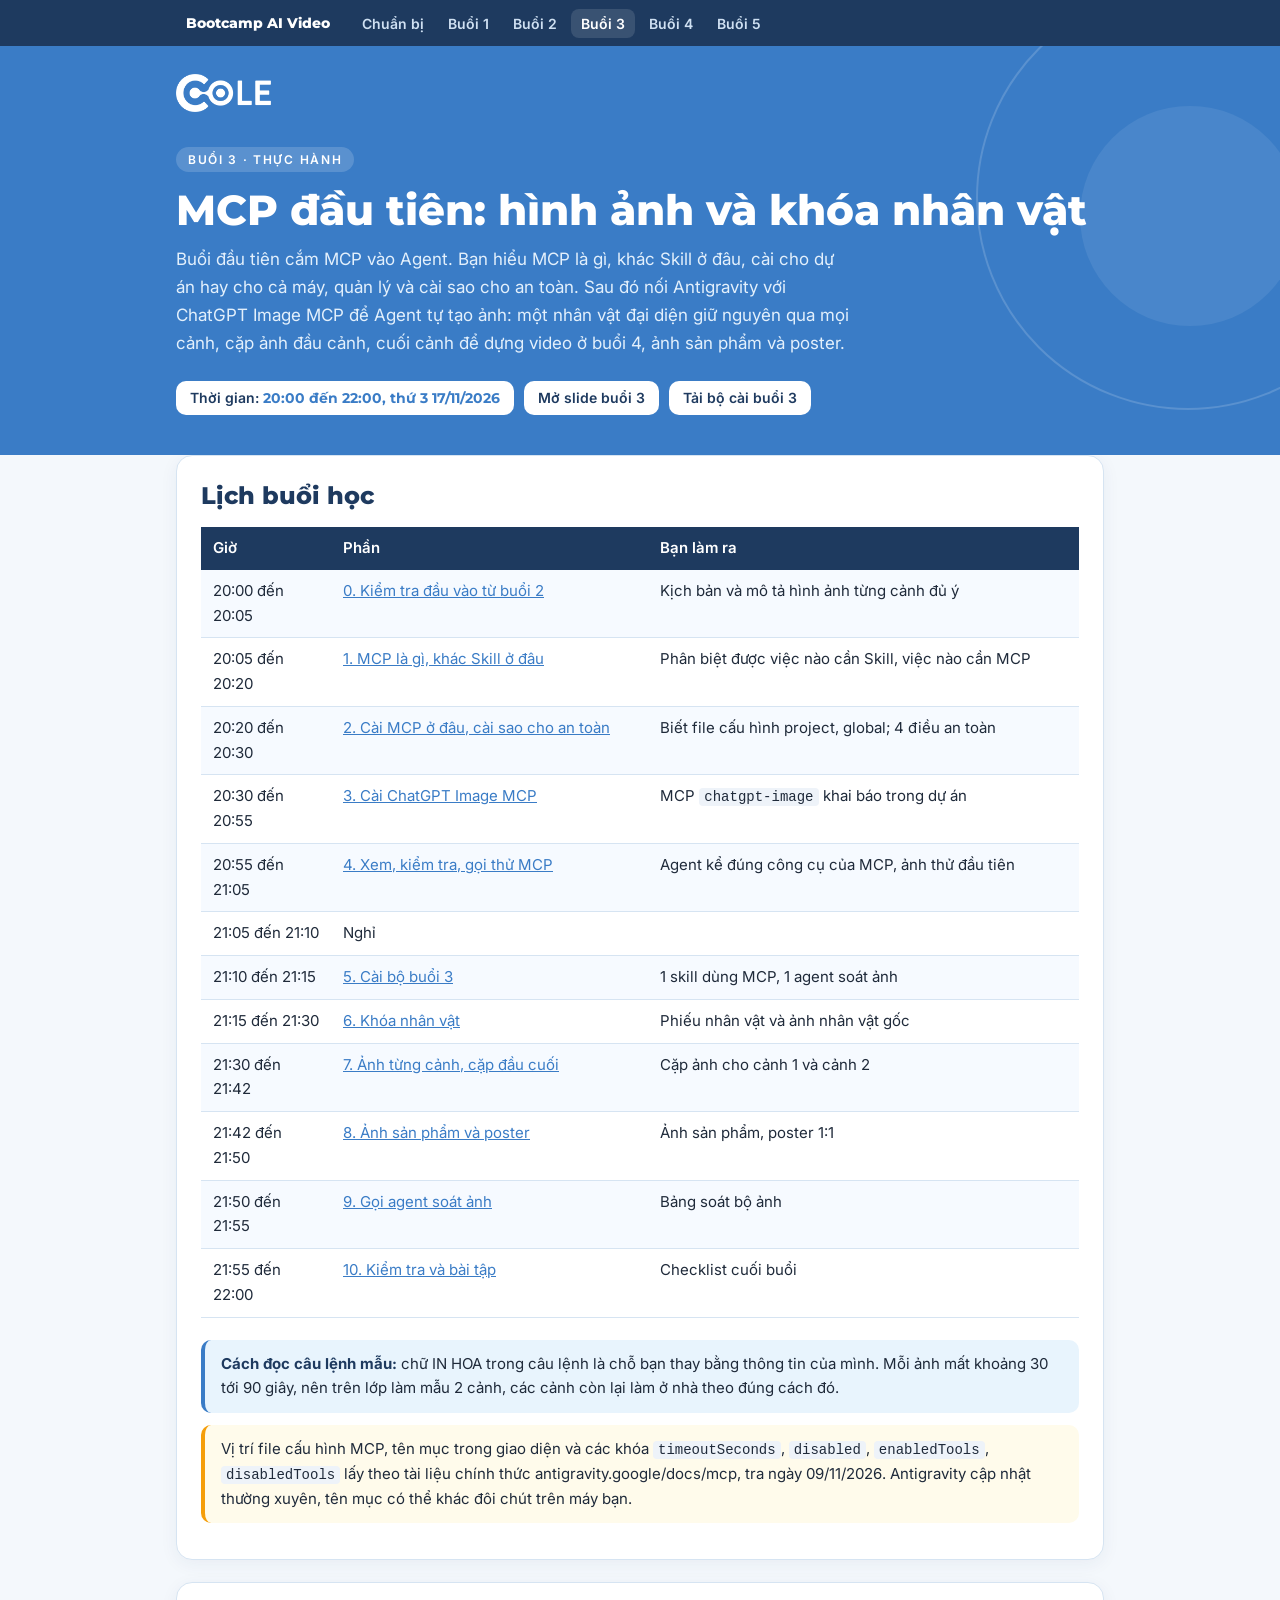
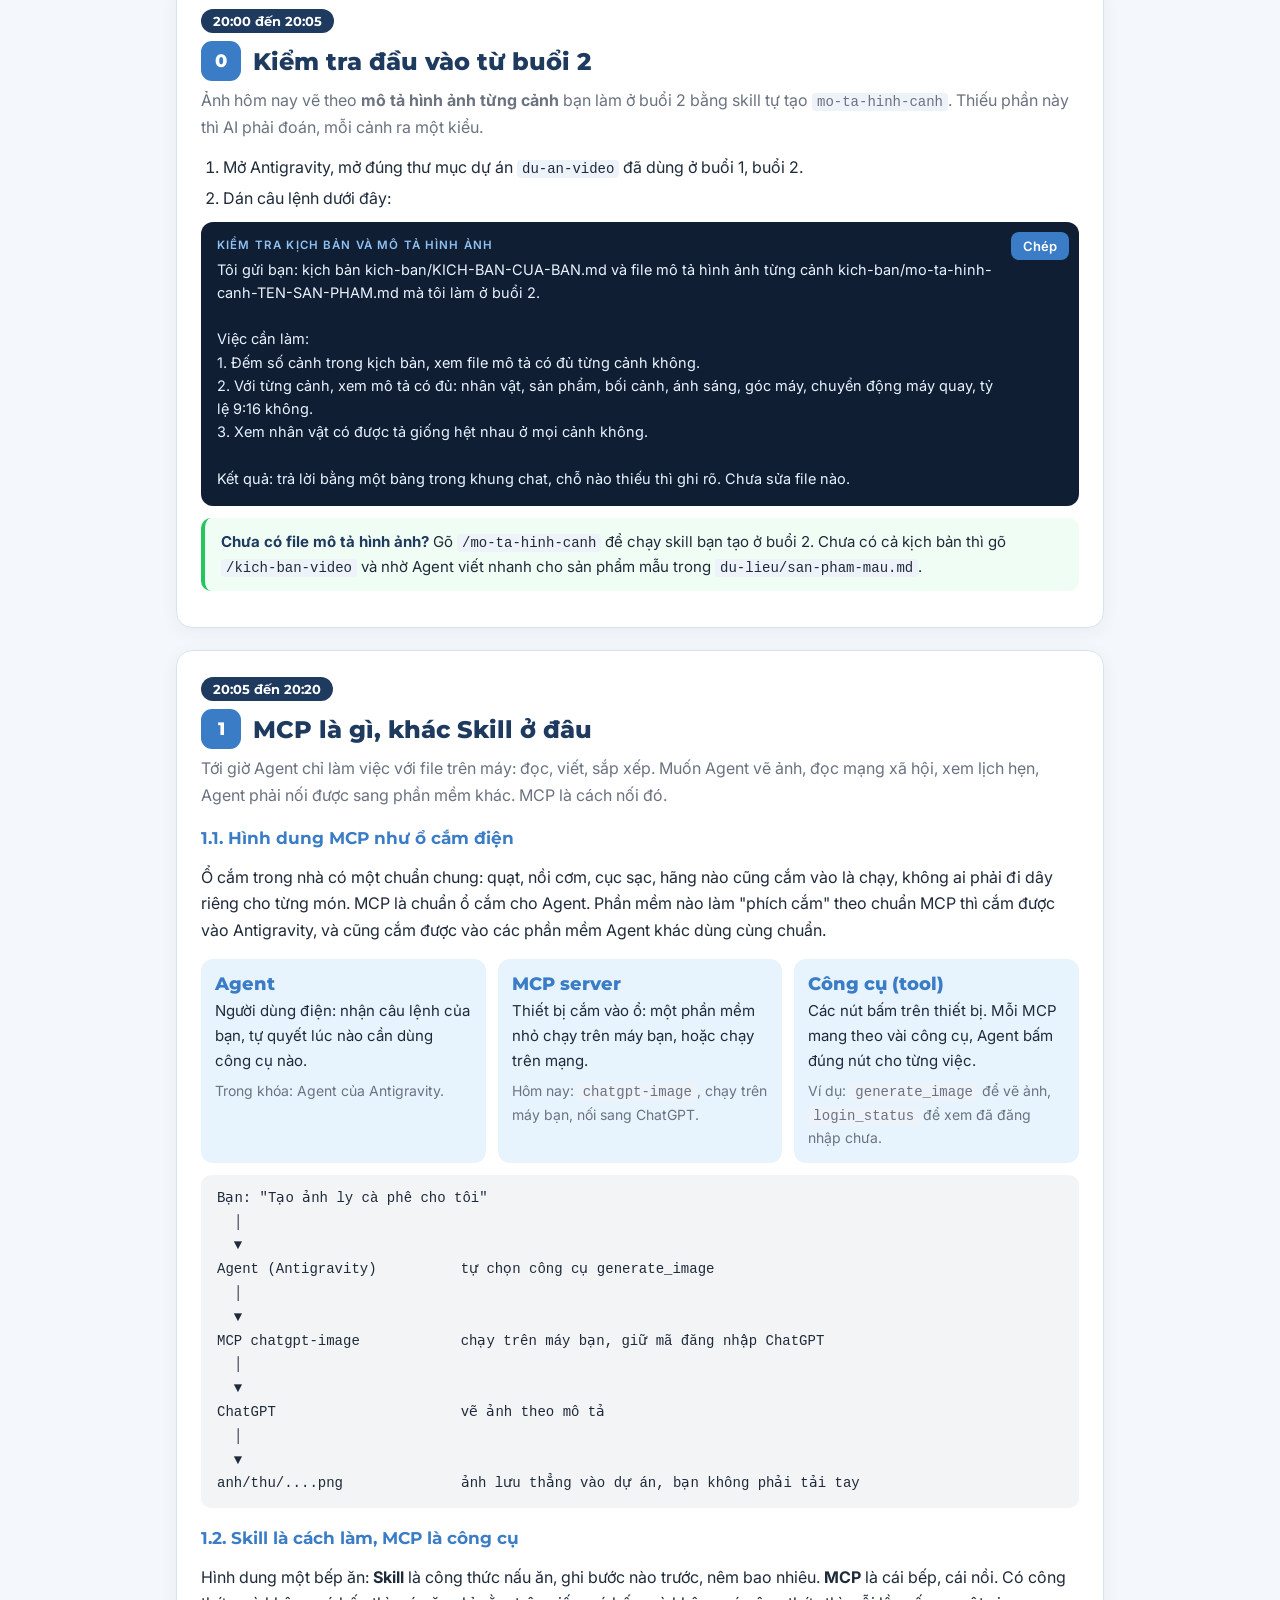
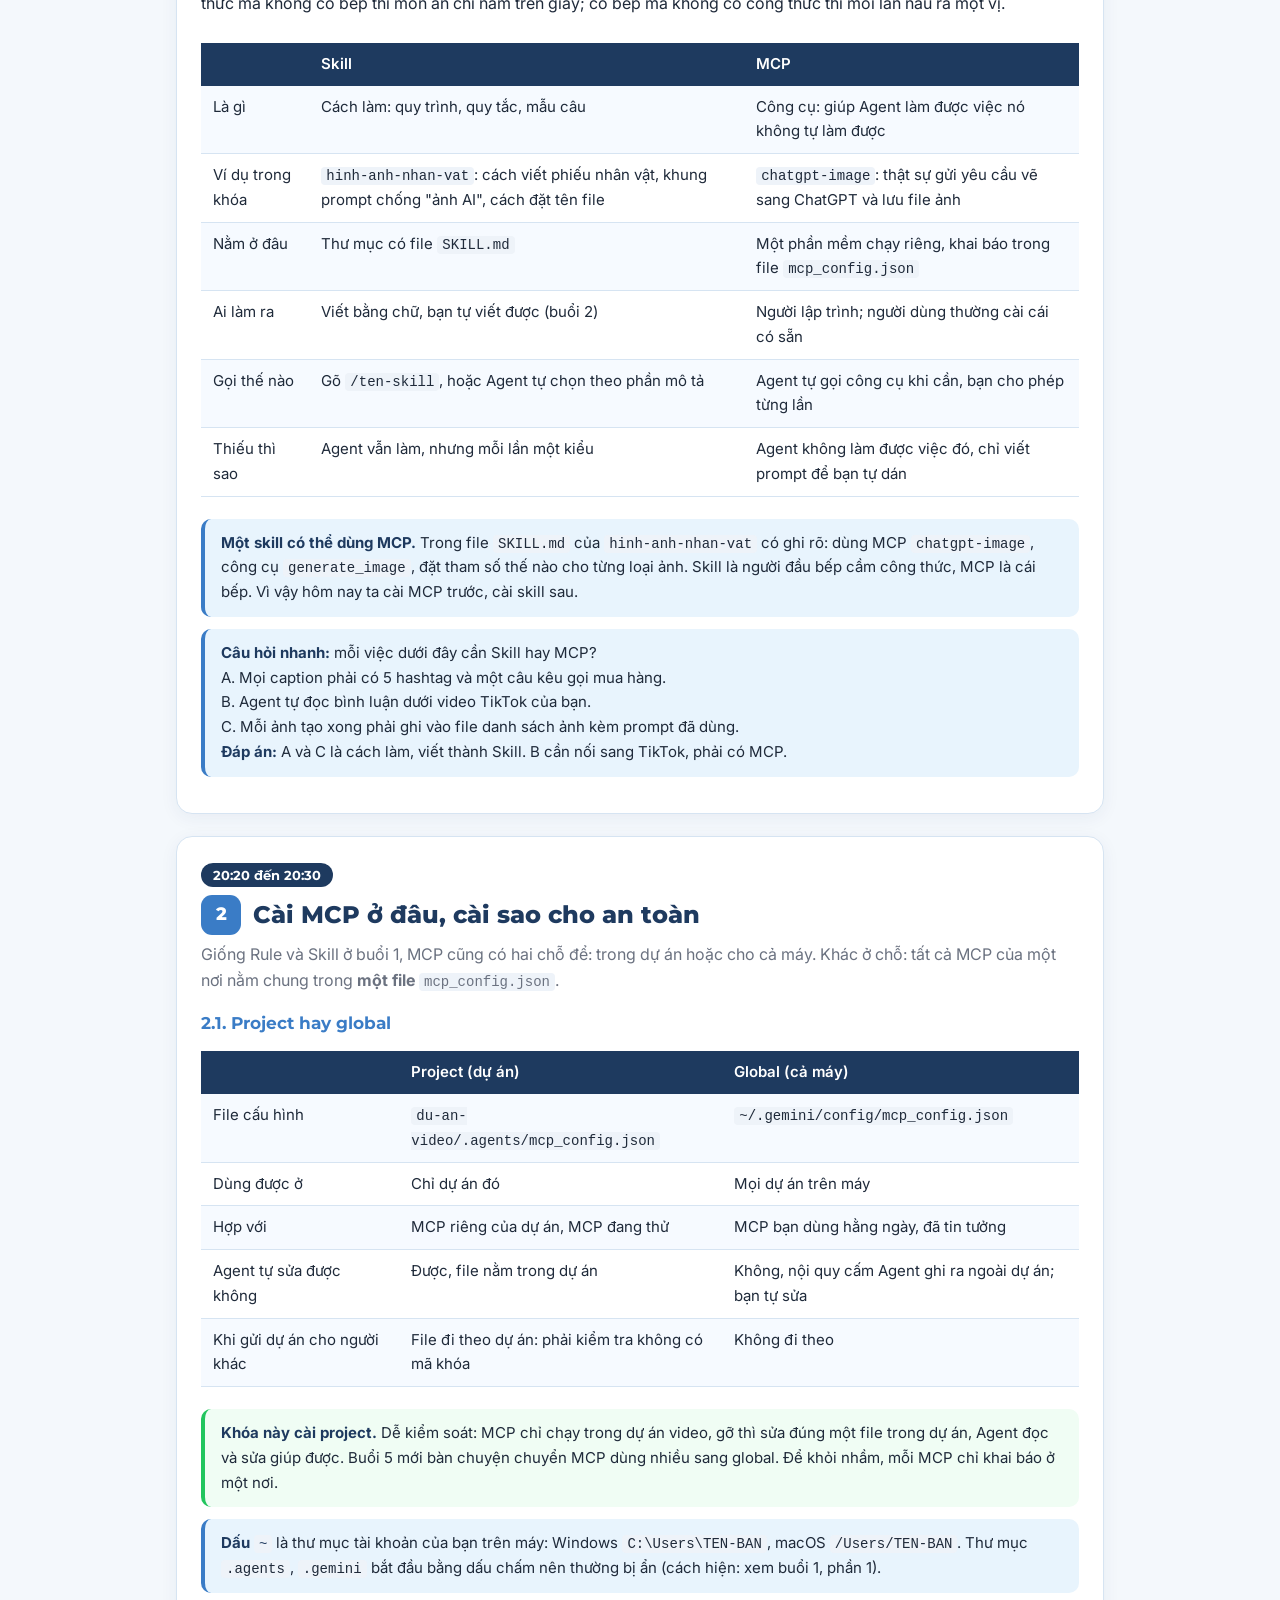
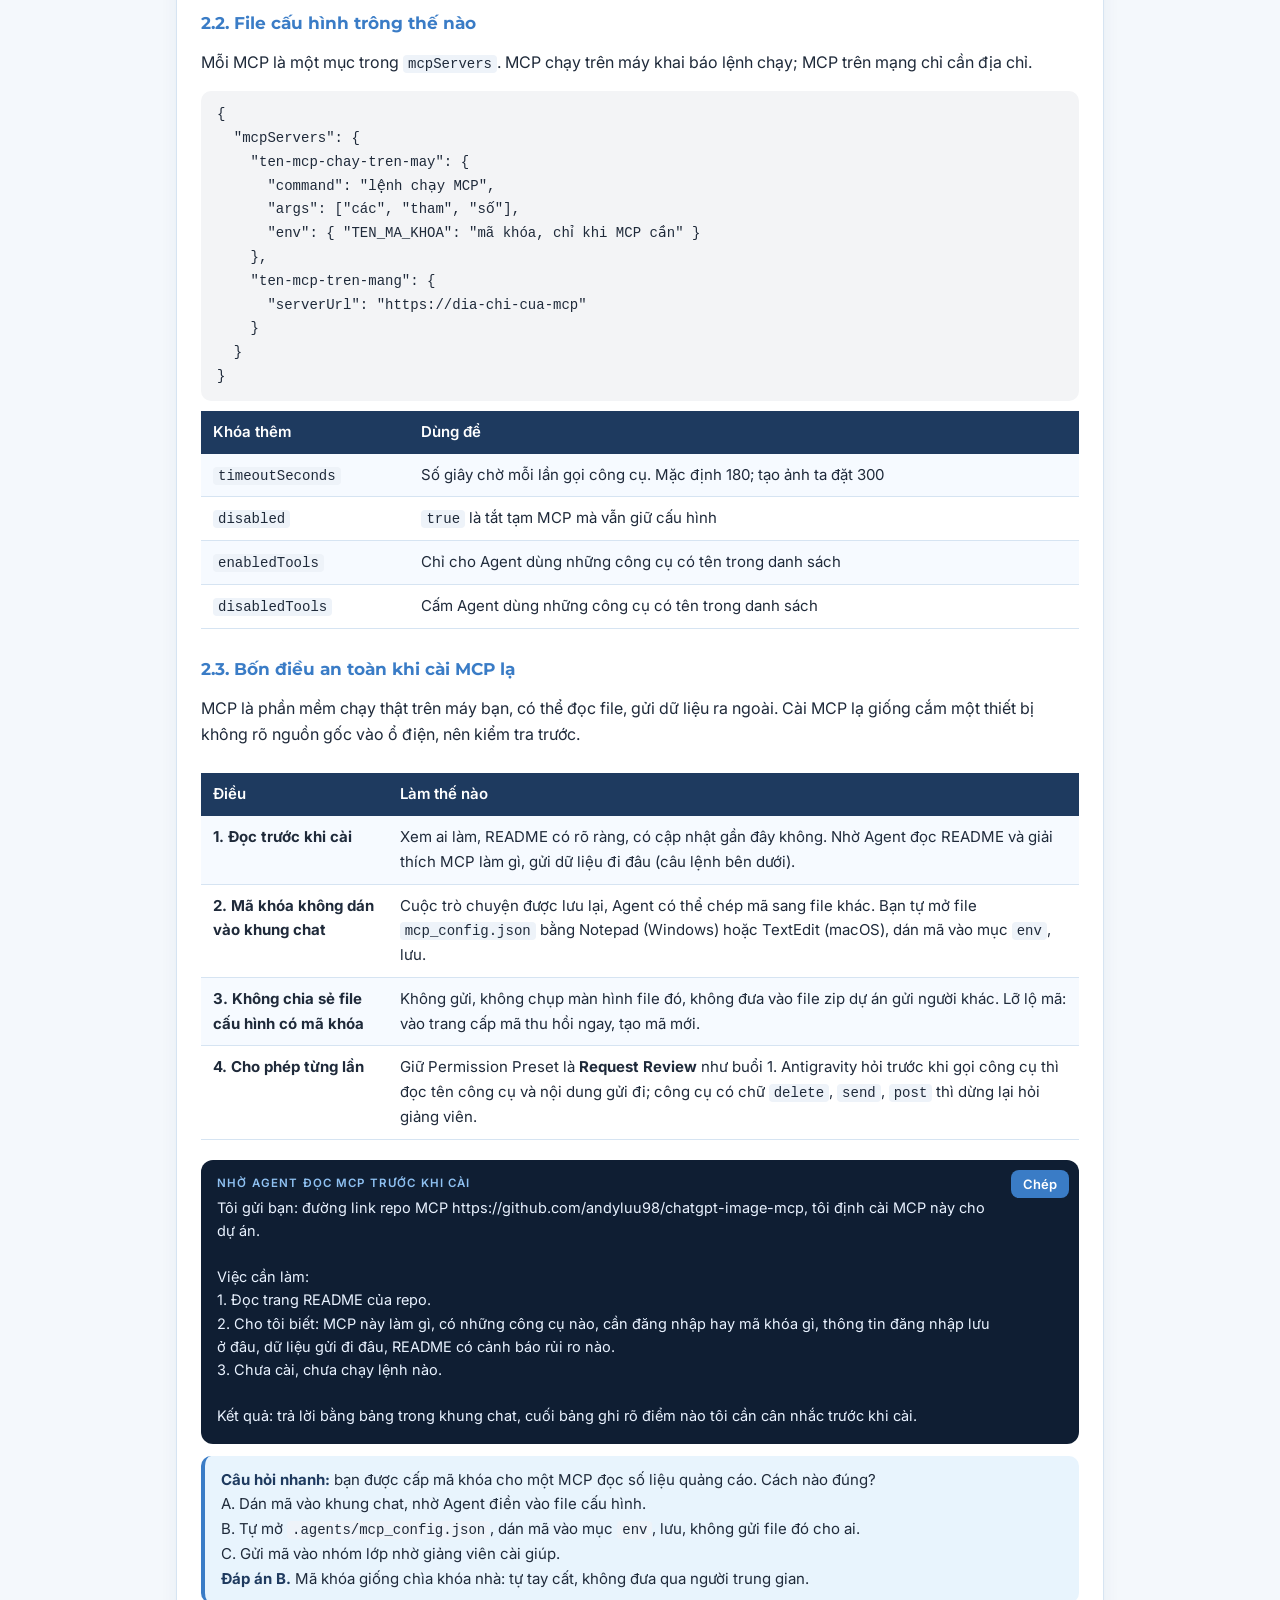
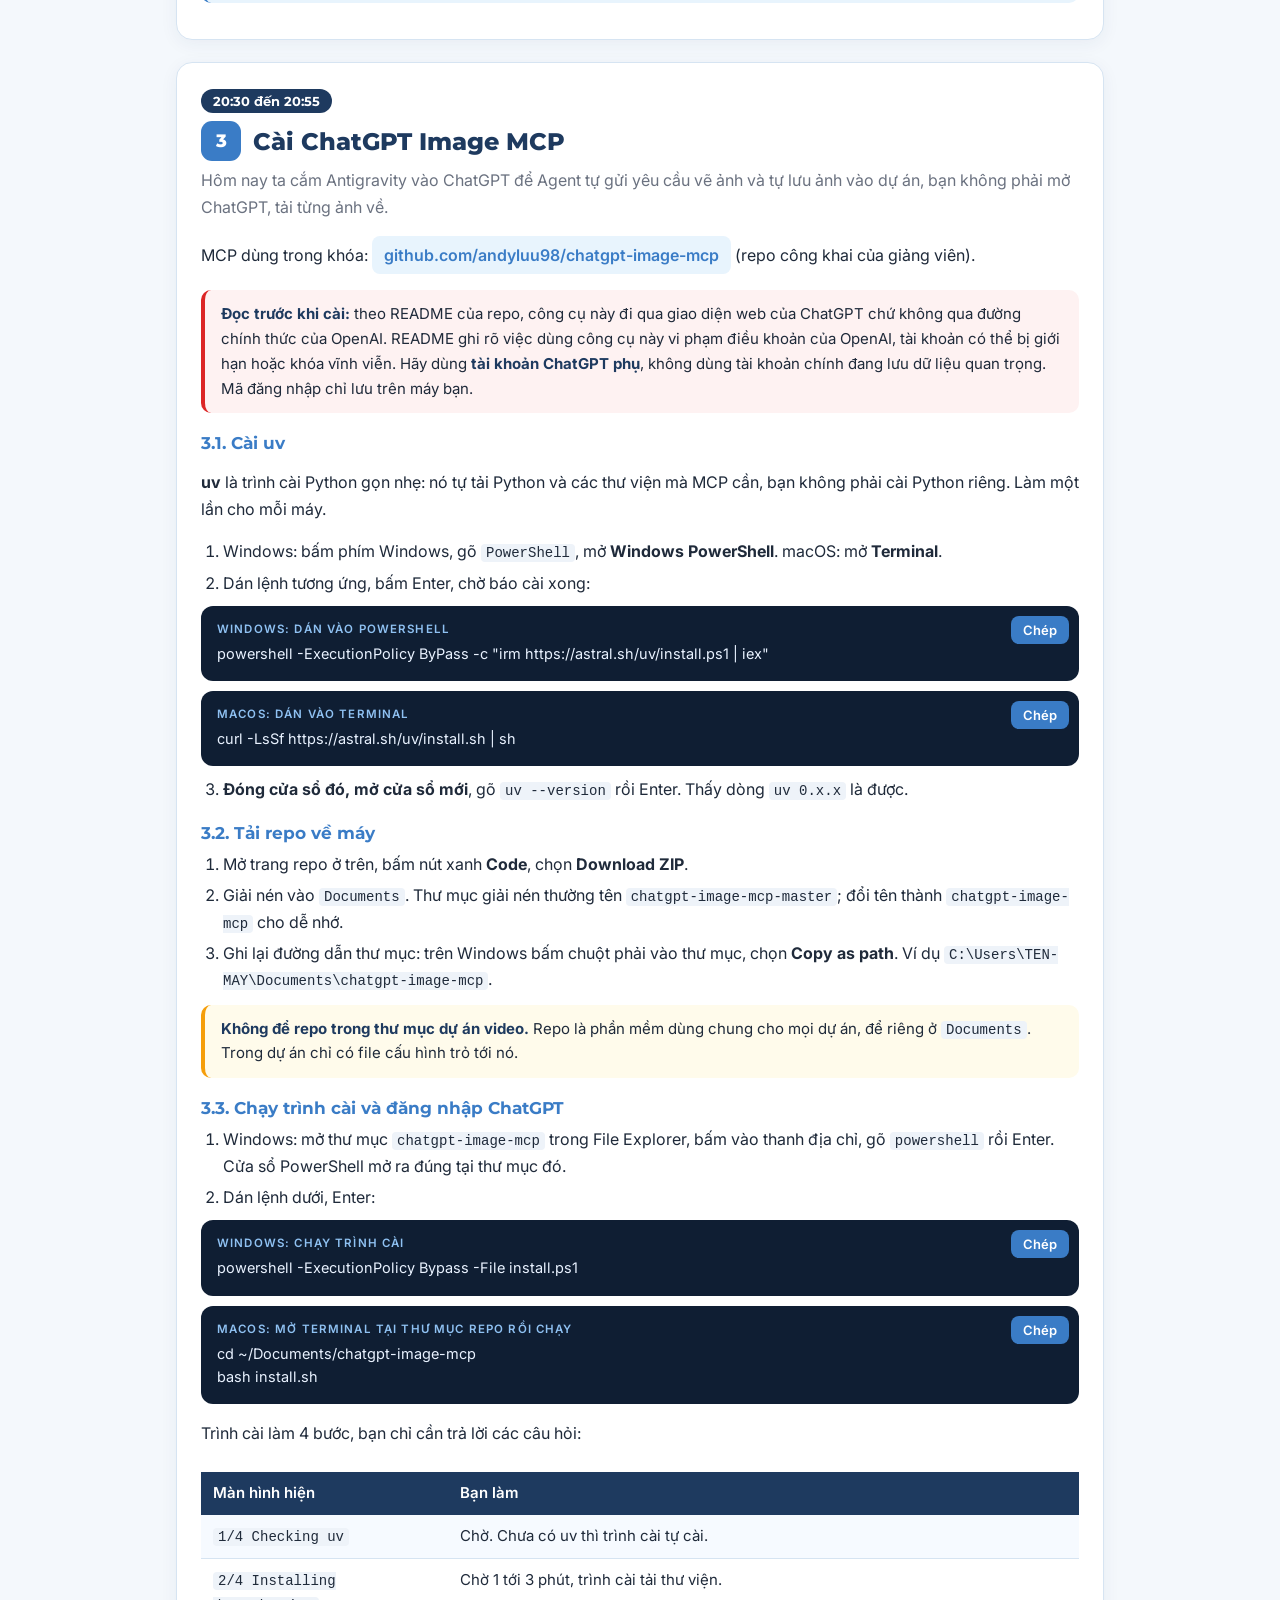
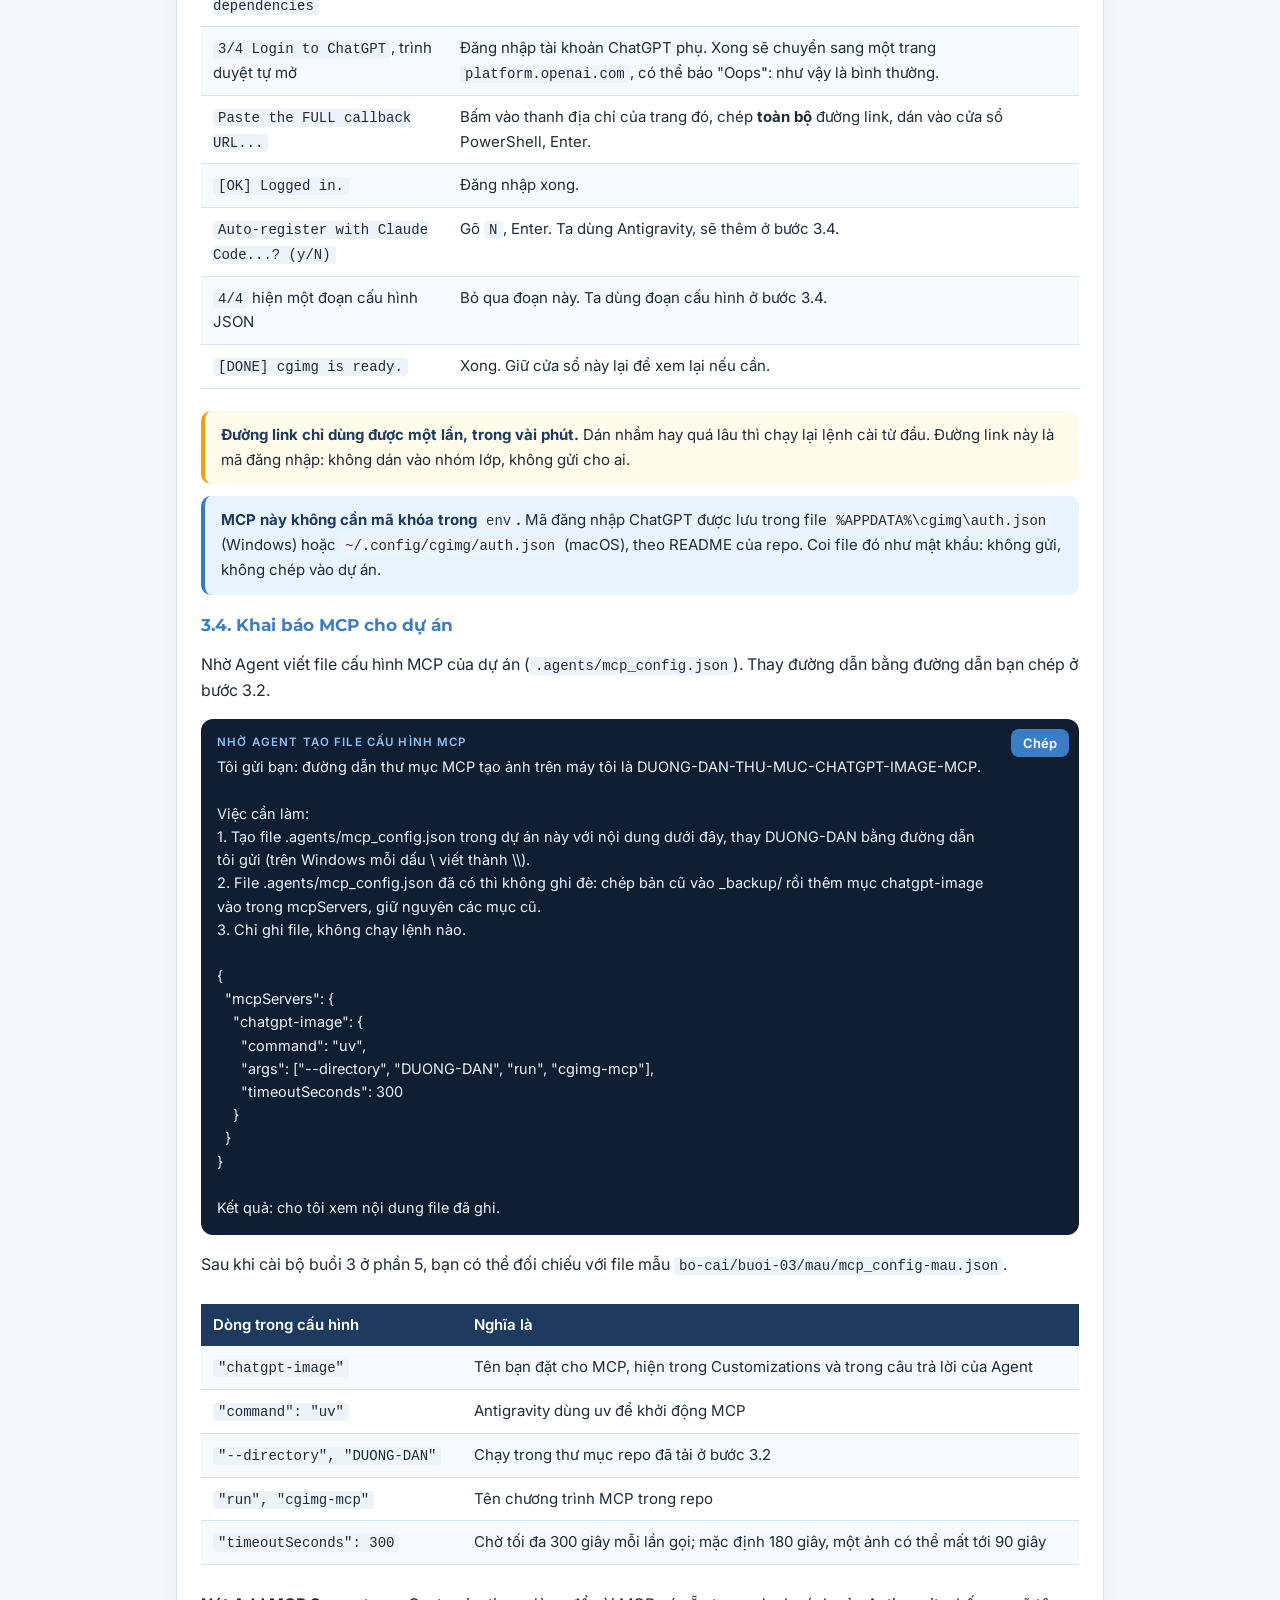
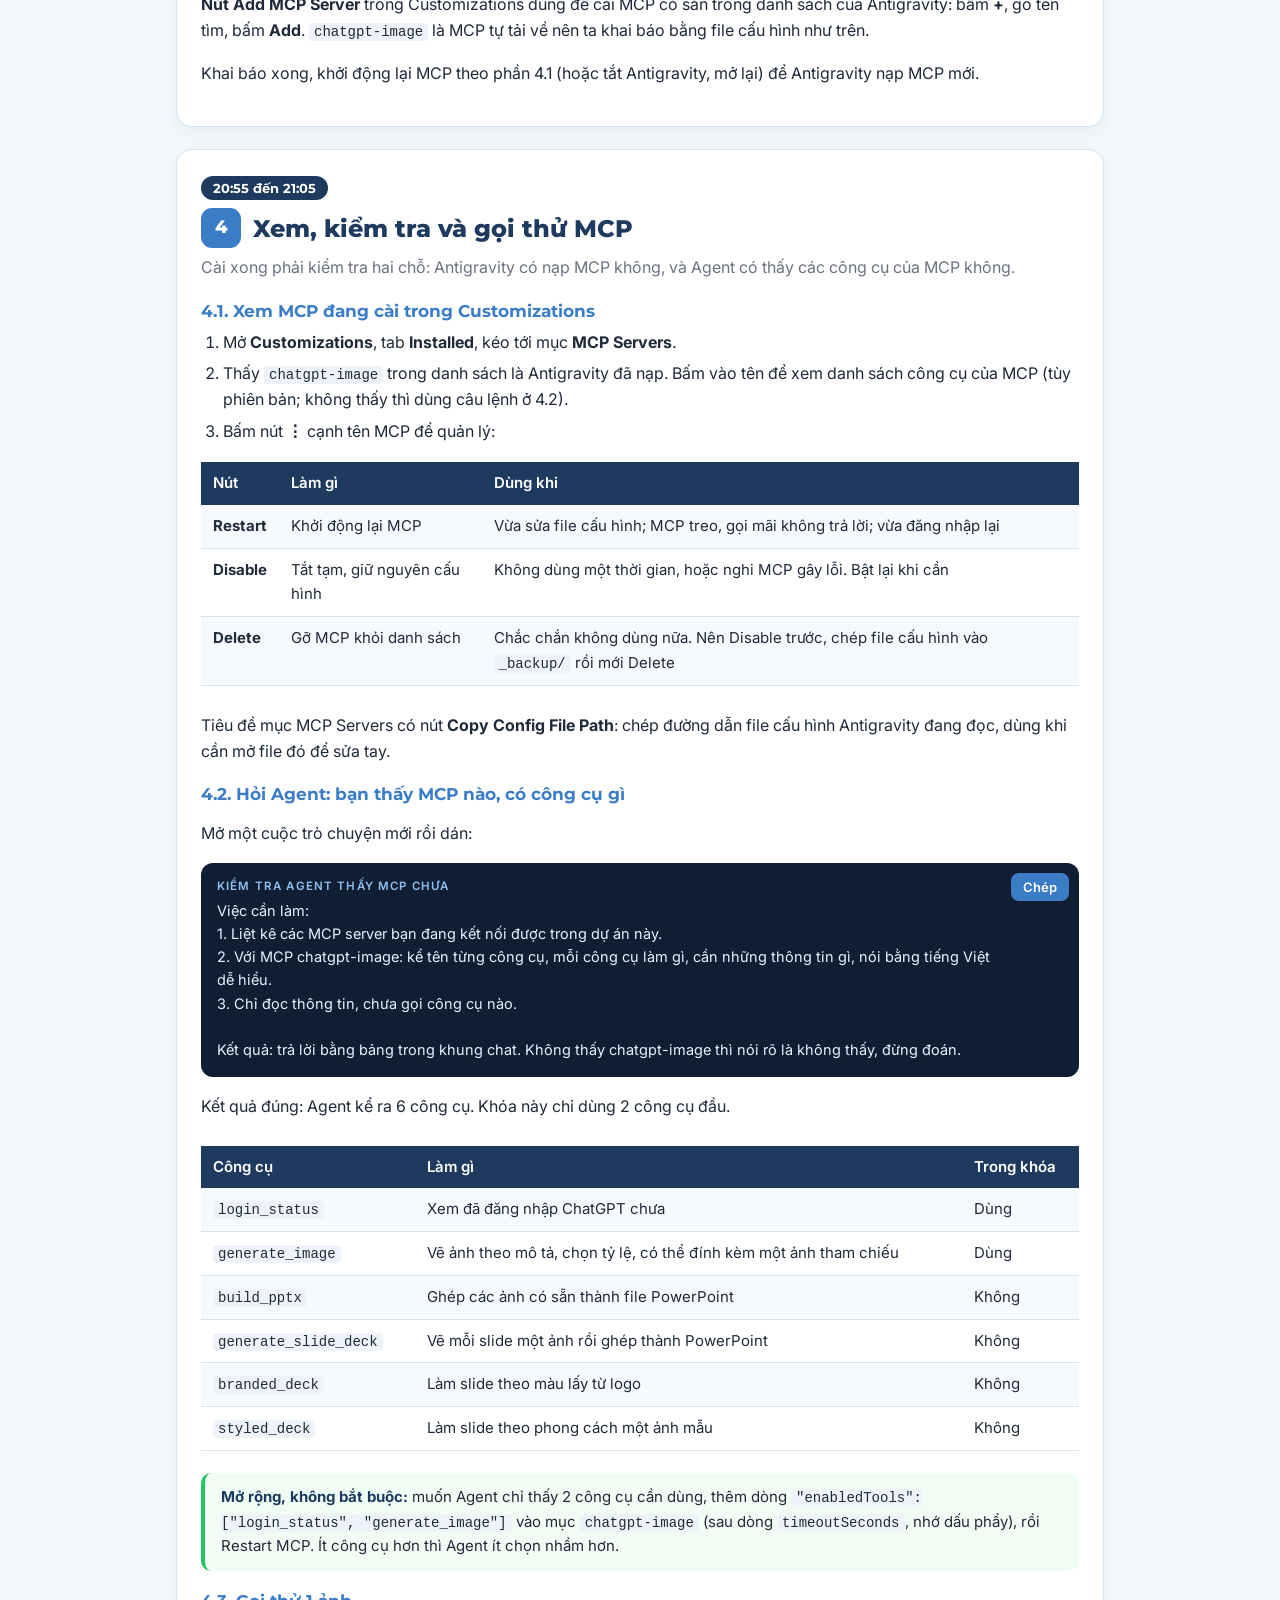
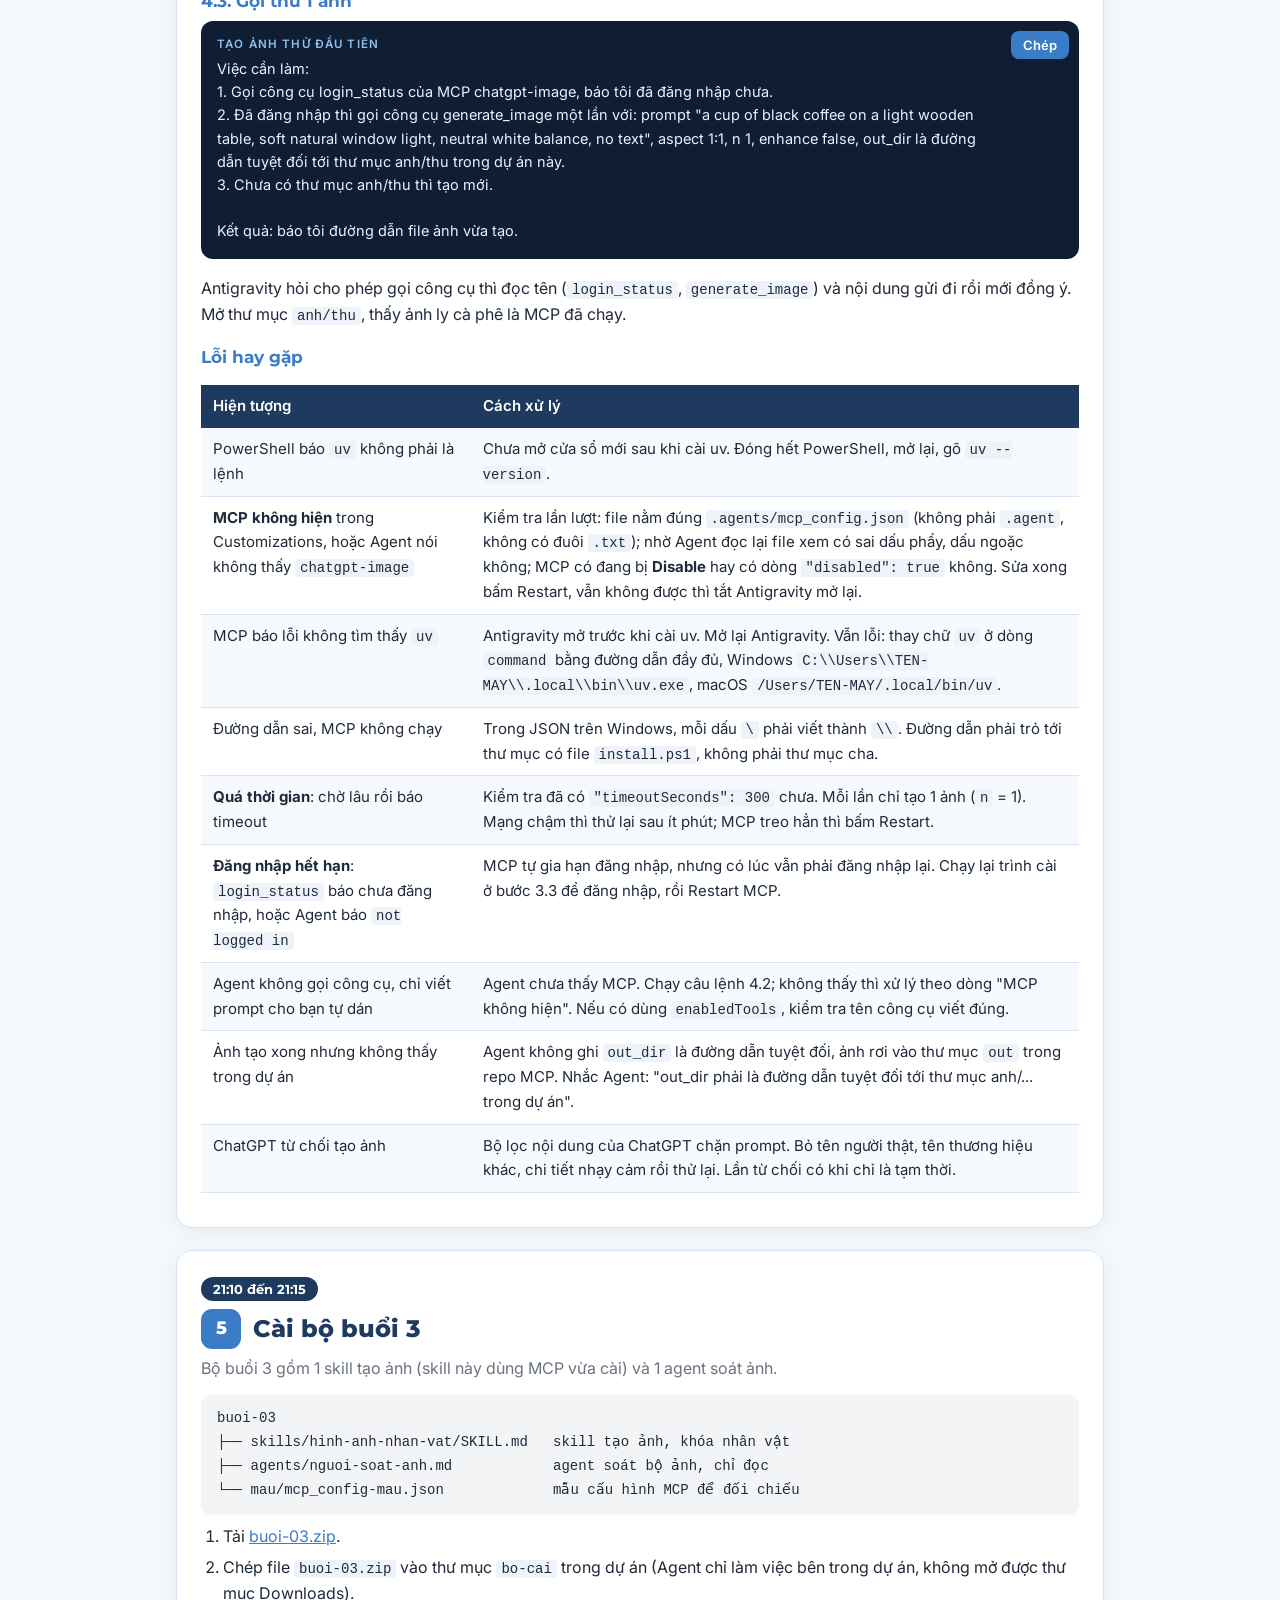
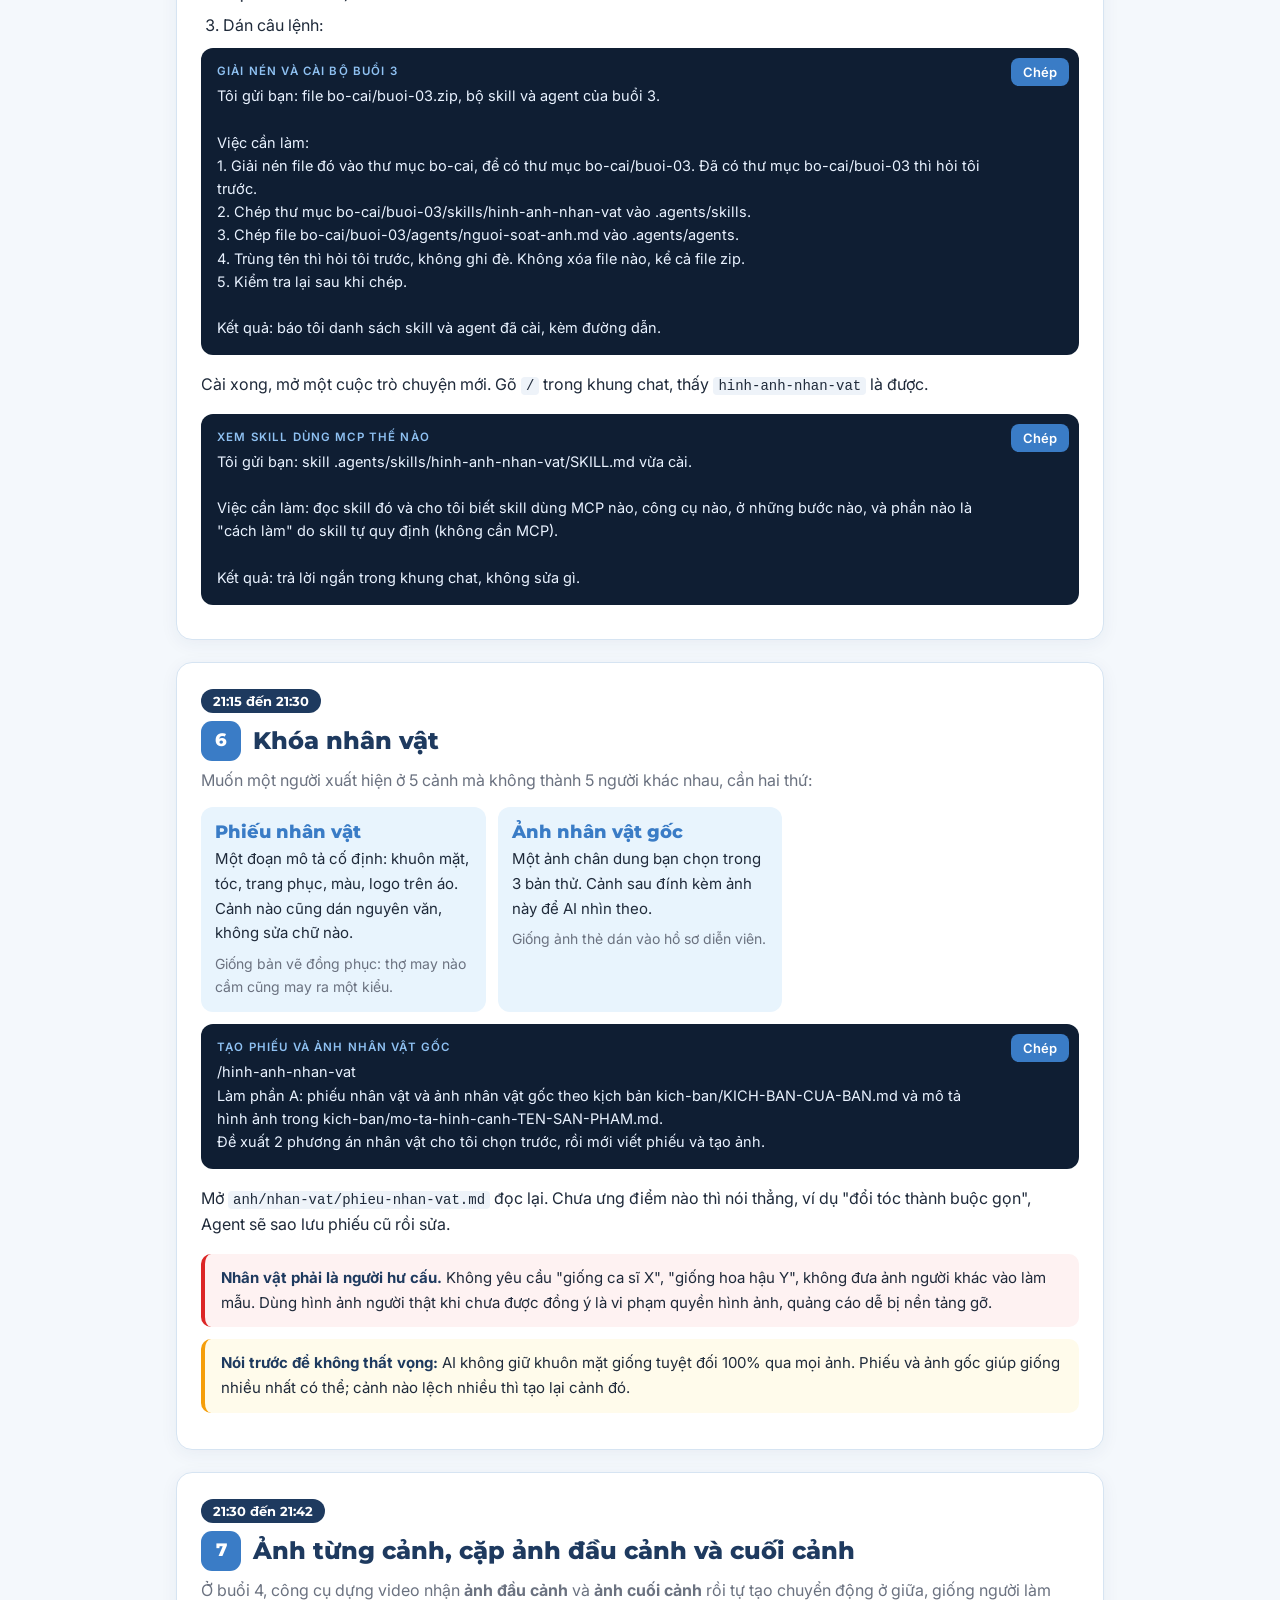
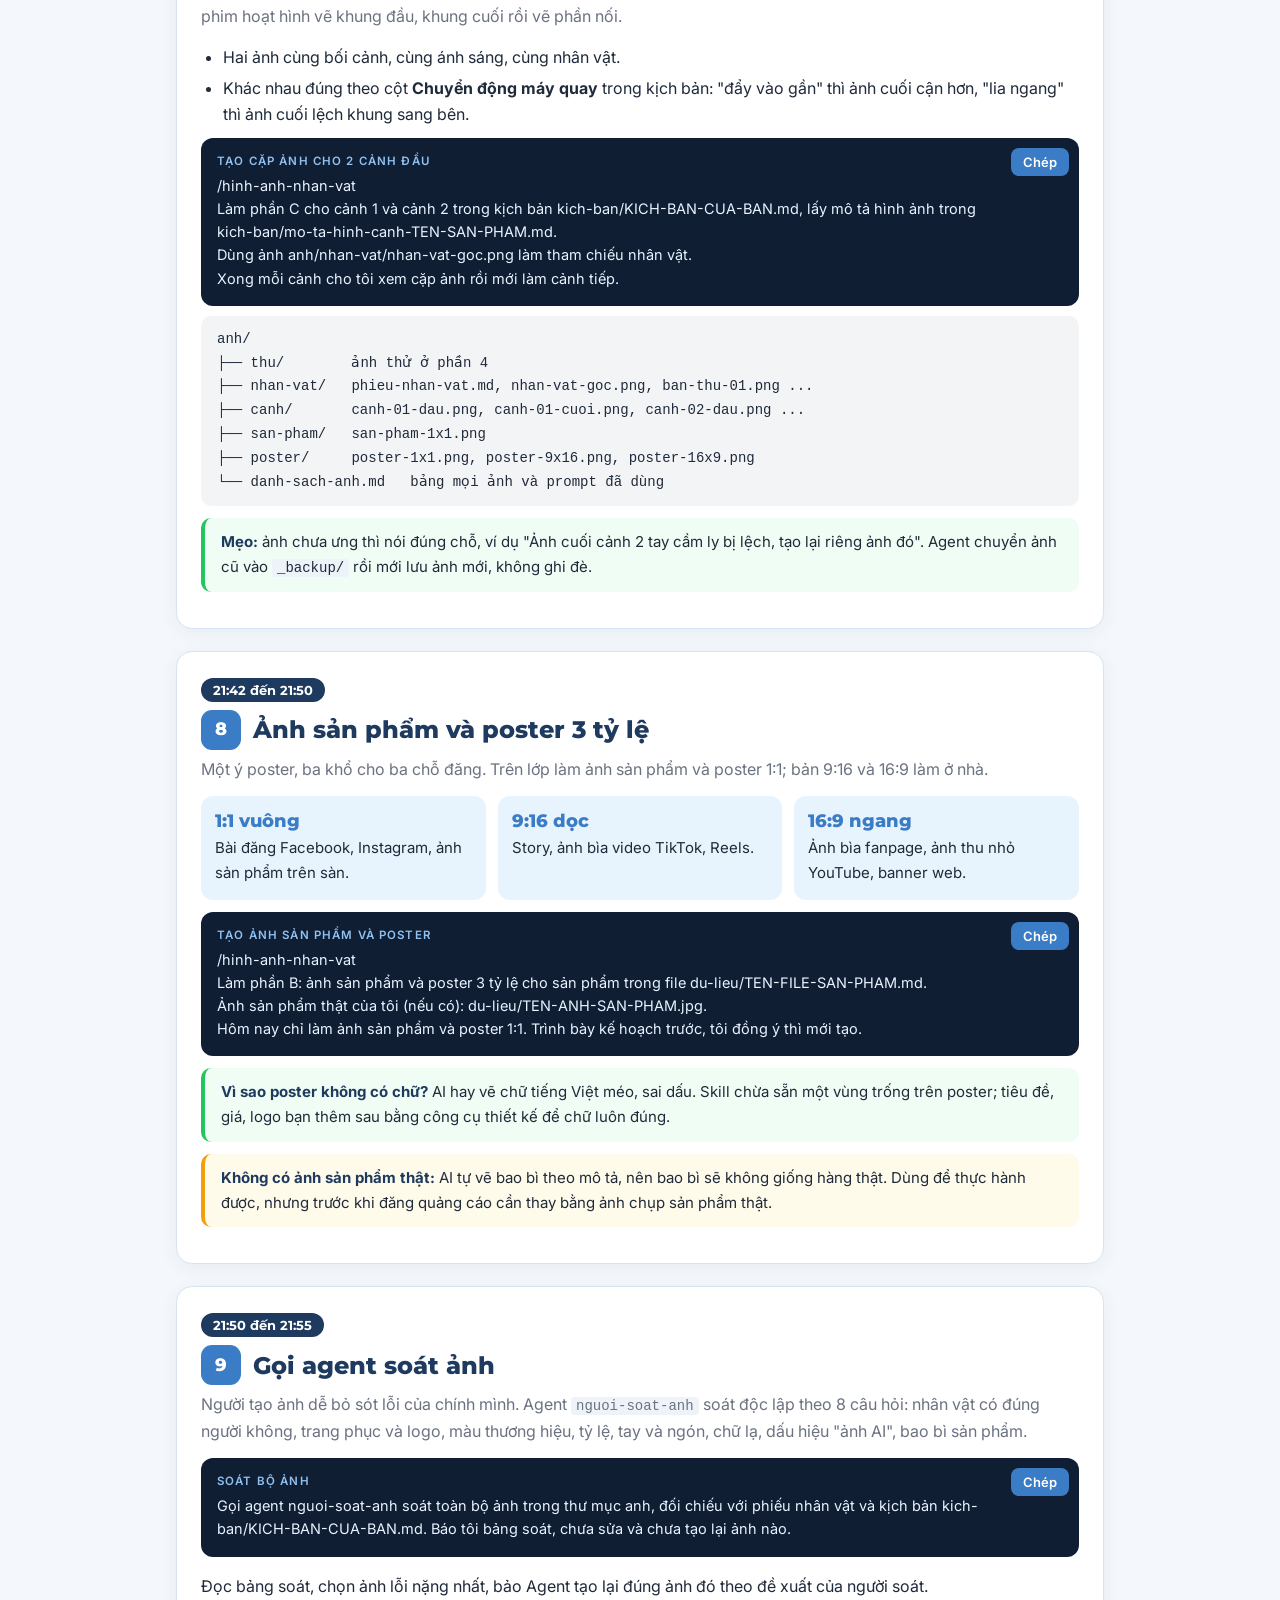
<file: buoi-3.html>
<!doctype html>
<html lang="vi">
<head>
<meta charset="utf-8">
<meta name="viewport" content="width=device-width, initial-scale=1">
<title>Buổi 3: MCP đầu tiên, hình ảnh và khóa nhân vật | Bootcamp AI Video</title>
<link href="https://fonts.googleapis.com/css2?family=Montserrat:wght@600;700;800&family=Inter:wght@400;500;600;700&display=swap" rel="stylesheet">
<link rel="stylesheet" href="assets/style.css">
</head>
<body>
<nav class="top"><div class="wrap">
  <a class="home" href="index.html">Bootcamp AI Video</a>
  <a href="chuan-bi.html">Chuẩn bị</a>
  <a href="buoi-1.html">Buổi 1</a>
  <a href="buoi-2.html">Buổi 2</a>
  <a href="buoi-3.html">Buổi 3</a>
  <a href="buoi-4.html">Buổi 4</a>
  <a href="buoi-5.html">Buổi 5</a>
</div></nav>

<header class="hero">
  <div class="wrap">
    <img class="logo" src="assets/logo-cole-trang.png" alt="Cole">
    <div><span class="nhan">Buổi 3 · Thực hành</span></div>
    <h1>MCP đầu tiên: hình ảnh và khóa nhân vật</h1>
    <p>Buổi đầu tiên cắm MCP vào Agent. Bạn hiểu MCP là gì, khác Skill ở đâu, cài cho dự án hay cho cả máy, quản lý và cài sao cho an toàn. Sau đó nối Antigravity với ChatGPT Image MCP để Agent tự tạo ảnh: một nhân vật đại diện giữ nguyên qua mọi cảnh, cặp ảnh đầu cảnh, cuối cảnh để dựng video ở buổi 4, ảnh sản phẩm và poster.</p>
    <div class="chips">
      <span>Thời gian: <b>20:00 đến 22:00, thứ 3 17/11/2026</b></span>
      <a href="slide/buoi-3.html">Mở slide buổi 3</a>
      <a href="tai-ve/buoi-03.zip">Tải bộ cài buổi 3</a>
    </div>
  </div>
</header>

<main class="wrap">

  <section class="card">
    <h2>Lịch buổi học</h2>
    <div class="bang-cuon"><table>
      <tr><th style="width:130px">Giờ</th><th>Phần</th><th>Bạn làm ra</th></tr>
      <tr><td>20:00 đến 20:05</td><td><a href="#p0">0. Kiểm tra đầu vào từ buổi 2</a></td><td>Kịch bản và mô tả hình ảnh từng cảnh đủ ý</td></tr>
      <tr><td>20:05 đến 20:20</td><td><a href="#p1">1. MCP là gì, khác Skill ở đâu</a></td><td>Phân biệt được việc nào cần Skill, việc nào cần MCP</td></tr>
      <tr><td>20:20 đến 20:30</td><td><a href="#p2">2. Cài MCP ở đâu, cài sao cho an toàn</a></td><td>Biết file cấu hình project, global; 4 điều an toàn</td></tr>
      <tr><td>20:30 đến 20:55</td><td><a href="#p3">3. Cài ChatGPT Image MCP</a></td><td>MCP <code>chatgpt-image</code> khai báo trong dự án</td></tr>
      <tr><td>20:55 đến 21:05</td><td><a href="#p4">4. Xem, kiểm tra, gọi thử MCP</a></td><td>Agent kể đúng công cụ của MCP, ảnh thử đầu tiên</td></tr>
      <tr><td>21:05 đến 21:10</td><td>Nghỉ</td><td></td></tr>
      <tr><td>21:10 đến 21:15</td><td><a href="#p5">5. Cài bộ buổi 3</a></td><td>1 skill dùng MCP, 1 agent soát ảnh</td></tr>
      <tr><td>21:15 đến 21:30</td><td><a href="#p6">6. Khóa nhân vật</a></td><td>Phiếu nhân vật và ảnh nhân vật gốc</td></tr>
      <tr><td>21:30 đến 21:42</td><td><a href="#p7">7. Ảnh từng cảnh, cặp đầu cuối</a></td><td>Cặp ảnh cho cảnh 1 và cảnh 2</td></tr>
      <tr><td>21:42 đến 21:50</td><td><a href="#p8">8. Ảnh sản phẩm và poster</a></td><td>Ảnh sản phẩm, poster 1:1</td></tr>
      <tr><td>21:50 đến 21:55</td><td><a href="#p9">9. Gọi agent soát ảnh</a></td><td>Bảng soát bộ ảnh</td></tr>
      <tr><td>21:55 đến 22:00</td><td><a href="#p10">10. Kiểm tra và bài tập</a></td><td>Checklist cuối buổi</td></tr>
    </table></div>
    <div class="note lam"><b>Cách đọc câu lệnh mẫu:</b> chữ IN HOA trong câu lệnh là chỗ bạn thay bằng thông tin của mình. Mỗi ảnh mất khoảng 30 tới 90 giây, nên trên lớp làm mẫu 2 cảnh, các cảnh còn lại làm ở nhà theo đúng cách đó.</div>
    <div class="note vang">Vị trí file cấu hình MCP, tên mục trong giao diện và các khóa <code>timeoutSeconds</code>, <code>disabled</code>, <code>enabledTools</code>, <code>disabledTools</code> lấy theo tài liệu chính thức antigravity.google/docs/mcp, tra ngày 09/11/2026. Antigravity cập nhật thường xuyên, tên mục có thể khác đôi chút trên máy bạn.</div>
  </section>

  <!-- PHẦN 0 -->
  <section class="card" id="p0">
    <span class="phut">20:00 đến 20:05</span>
    <h2><span class="so">0</span>Kiểm tra đầu vào từ buổi 2</h2>
    <p class="dung">Ảnh hôm nay vẽ theo <b>mô tả hình ảnh từng cảnh</b> bạn làm ở buổi 2 bằng skill tự tạo <code>mo-ta-hinh-canh</code>. Thiếu phần này thì AI phải đoán, mỗi cảnh ra một kiểu.</p>
    <ol>
      <li>Mở Antigravity, mở đúng thư mục dự án <code>du-an-video</code> đã dùng ở buổi 1, buổi 2.</li>
      <li>Dán câu lệnh dưới đây:</li>
    </ol>
    <div class="prompt"><span class="nhan-p">Kiểm tra kịch bản và mô tả hình ảnh</span><button>Chép</button><p>Tôi gửi bạn: kịch bản kich-ban/KICH-BAN-CUA-BAN.md và file mô tả hình ảnh từng cảnh kich-ban/mo-ta-hinh-canh-TEN-SAN-PHAM.md mà tôi làm ở buổi 2.

Việc cần làm:
1. Đếm số cảnh trong kịch bản, xem file mô tả có đủ từng cảnh không.
2. Với từng cảnh, xem mô tả có đủ: nhân vật, sản phẩm, bối cảnh, ánh sáng, góc máy, chuyển động máy quay, tỷ lệ 9:16 không.
3. Xem nhân vật có được tả giống hệt nhau ở mọi cảnh không.

Kết quả: trả lời bằng một bảng trong khung chat, chỗ nào thiếu thì ghi rõ. Chưa sửa file nào.</p></div>
    <div class="note xanh"><b>Chưa có file mô tả hình ảnh?</b> Gõ <code>/mo-ta-hinh-canh</code> để chạy skill bạn tạo ở buổi 2. Chưa có cả kịch bản thì gõ <code>/kich-ban-video</code> và nhờ Agent viết nhanh cho sản phẩm mẫu trong <code>du-lieu/san-pham-mau.md</code>.</div>
  </section>

  <!-- PHẦN 1 -->
  <section class="card" id="p1">
    <span class="phut">20:05 đến 20:20</span>
    <h2><span class="so">1</span>MCP là gì, khác Skill ở đâu</h2>
    <p class="dung">Tới giờ Agent chỉ làm việc với file trên máy: đọc, viết, sắp xếp. Muốn Agent vẽ ảnh, đọc mạng xã hội, xem lịch hẹn, Agent phải nối được sang phần mềm khác. MCP là cách nối đó.</p>

    <h3>1.1. Hình dung MCP như ổ cắm điện</h3>
    <p>Ổ cắm trong nhà có một chuẩn chung: quạt, nồi cơm, cục sạc, hãng nào cũng cắm vào là chạy, không ai phải đi dây riêng cho từng món. MCP là chuẩn ổ cắm cho Agent. Phần mềm nào làm "phích cắm" theo chuẩn MCP thì cắm được vào Antigravity, và cũng cắm được vào các phần mềm Agent khác dùng cùng chuẩn.</p>
    <div class="luoi">
      <div><b>Agent</b>Người dùng điện: nhận câu lệnh của bạn, tự quyết lúc nào cần dùng công cụ nào.<i>Trong khóa: Agent của Antigravity.</i></div>
      <div><b>MCP server</b>Thiết bị cắm vào ổ: một phần mềm nhỏ chạy trên máy bạn, hoặc chạy trên mạng.<i>Hôm nay: <code>chatgpt-image</code>, chạy trên máy bạn, nối sang ChatGPT.</i></div>
      <div><b>Công cụ (tool)</b>Các nút bấm trên thiết bị. Mỗi MCP mang theo vài công cụ, Agent bấm đúng nút cho từng việc.<i>Ví dụ: <code>generate_image</code> để vẽ ảnh, <code>login_status</code> để xem đã đăng nhập chưa.</i></div>
    </div>
    <div class="cay">Bạn: "Tạo ảnh ly cà phê cho tôi"
  │
  ▼
Agent (Antigravity)          tự chọn công cụ generate_image
  │
  ▼
MCP chatgpt-image            chạy trên máy bạn, giữ mã đăng nhập ChatGPT
  │
  ▼
ChatGPT                      vẽ ảnh theo mô tả
  │
  ▼
anh/thu/....png              ảnh lưu thẳng vào dự án, bạn không phải tải tay</div>

    <h3>1.2. Skill là cách làm, MCP là công cụ</h3>
    <p>Hình dung một bếp ăn: <b>Skill</b> là công thức nấu ăn, ghi bước nào trước, nêm bao nhiêu. <b>MCP</b> là cái bếp, cái nồi. Có công thức mà không có bếp thì món ăn chỉ nằm trên giấy; có bếp mà không có công thức thì mỗi lần nấu ra một vị.</p>
    <div class="bang-cuon"><table>
      <tr><th></th><th>Skill</th><th>MCP</th></tr>
      <tr><td>Là gì</td><td>Cách làm: quy trình, quy tắc, mẫu câu</td><td>Công cụ: giúp Agent làm được việc nó không tự làm được</td></tr>
      <tr><td>Ví dụ trong khóa</td><td><code>hinh-anh-nhan-vat</code>: cách viết phiếu nhân vật, khung prompt chống "ảnh AI", cách đặt tên file</td><td><code>chatgpt-image</code>: thật sự gửi yêu cầu vẽ sang ChatGPT và lưu file ảnh</td></tr>
      <tr><td>Nằm ở đâu</td><td>Thư mục có file <code>SKILL.md</code></td><td>Một phần mềm chạy riêng, khai báo trong file <code>mcp_config.json</code></td></tr>
      <tr><td>Ai làm ra</td><td>Viết bằng chữ, bạn tự viết được (buổi 2)</td><td>Người lập trình; người dùng thường cài cái có sẵn</td></tr>
      <tr><td>Gọi thế nào</td><td>Gõ <code>/ten-skill</code>, hoặc Agent tự chọn theo phần mô tả</td><td>Agent tự gọi công cụ khi cần, bạn cho phép từng lần</td></tr>
      <tr><td>Thiếu thì sao</td><td>Agent vẫn làm, nhưng mỗi lần một kiểu</td><td>Agent không làm được việc đó, chỉ viết prompt để bạn tự dán</td></tr>
    </table></div>
    <div class="note lam"><b>Một skill có thể dùng MCP.</b> Trong file <code>SKILL.md</code> của <code>hinh-anh-nhan-vat</code> có ghi rõ: dùng MCP <code>chatgpt-image</code>, công cụ <code>generate_image</code>, đặt tham số thế nào cho từng loại ảnh. Skill là người đầu bếp cầm công thức, MCP là cái bếp. Vì vậy hôm nay ta cài MCP trước, cài skill sau.</div>
    <div class="note lam"><b>Câu hỏi nhanh:</b> mỗi việc dưới đây cần Skill hay MCP?<br>A. Mọi caption phải có 5 hashtag và một câu kêu gọi mua hàng.<br>B. Agent tự đọc bình luận dưới video TikTok của bạn.<br>C. Mỗi ảnh tạo xong phải ghi vào file danh sách ảnh kèm prompt đã dùng.<br><b>Đáp án:</b> A và C là cách làm, viết thành Skill. B cần nối sang TikTok, phải có MCP.</div>
  </section>

  <!-- PHẦN 2 -->
  <section class="card" id="p2">
    <span class="phut">20:20 đến 20:30</span>
    <h2><span class="so">2</span>Cài MCP ở đâu, cài sao cho an toàn</h2>
    <p class="dung">Giống Rule và Skill ở buổi 1, MCP cũng có hai chỗ để: trong dự án hoặc cho cả máy. Khác ở chỗ: tất cả MCP của một nơi nằm chung trong <b>một file</b> <code>mcp_config.json</code>.</p>

    <h3>2.1. Project hay global</h3>
    <div class="bang-cuon"><table>
      <tr><th></th><th>Project (dự án)</th><th>Global (cả máy)</th></tr>
      <tr><td>File cấu hình</td><td><code>du-an-video/.agents/mcp_config.json</code></td><td><code>~/.gemini/config/mcp_config.json</code></td></tr>
      <tr><td>Dùng được ở</td><td>Chỉ dự án đó</td><td>Mọi dự án trên máy</td></tr>
      <tr><td>Hợp với</td><td>MCP riêng của dự án, MCP đang thử</td><td>MCP bạn dùng hằng ngày, đã tin tưởng</td></tr>
      <tr><td>Agent tự sửa được không</td><td>Được, file nằm trong dự án</td><td>Không, nội quy cấm Agent ghi ra ngoài dự án; bạn tự sửa</td></tr>
      <tr><td>Khi gửi dự án cho người khác</td><td>File đi theo dự án: phải kiểm tra không có mã khóa</td><td>Không đi theo</td></tr>
    </table></div>
    <div class="note xanh"><b>Khóa này cài project.</b> Dễ kiểm soát: MCP chỉ chạy trong dự án video, gỡ thì sửa đúng một file trong dự án, Agent đọc và sửa giúp được. Buổi 5 mới bàn chuyện chuyển MCP dùng nhiều sang global. Để khỏi nhầm, mỗi MCP chỉ khai báo ở một nơi.</div>
    <div class="note lam"><b>Dấu <code>~</code></b> là thư mục tài khoản của bạn trên máy: Windows <code>C:\Users\TEN-BAN</code>, macOS <code>/Users/TEN-BAN</code>. Thư mục <code>.agents</code>, <code>.gemini</code> bắt đầu bằng dấu chấm nên thường bị ẩn (cách hiện: xem buổi 1, phần 1).</div>

    <h3>2.2. File cấu hình trông thế nào</h3>
    <p>Mỗi MCP là một mục trong <code>mcpServers</code>. MCP chạy trên máy khai báo lệnh chạy; MCP trên mạng chỉ cần địa chỉ.</p>
    <div class="cay">{
  "mcpServers": {
    "ten-mcp-chay-tren-may": {
      "command": "lệnh chạy MCP",
      "args": ["các", "tham", "số"],
      "env": { "TEN_MA_KHOA": "mã khóa, chỉ khi MCP cần" }
    },
    "ten-mcp-tren-mang": {
      "serverUrl": "https://dia-chi-cua-mcp"
    }
  }
}</div>
    <div class="bang-cuon"><table>
      <tr><th>Khóa thêm</th><th>Dùng để</th></tr>
      <tr><td><code>timeoutSeconds</code></td><td>Số giây chờ mỗi lần gọi công cụ. Mặc định 180; tạo ảnh ta đặt 300</td></tr>
      <tr><td><code>disabled</code></td><td><code>true</code> là tắt tạm MCP mà vẫn giữ cấu hình</td></tr>
      <tr><td><code>enabledTools</code></td><td>Chỉ cho Agent dùng những công cụ có tên trong danh sách</td></tr>
      <tr><td><code>disabledTools</code></td><td>Cấm Agent dùng những công cụ có tên trong danh sách</td></tr>
    </table></div>

    <h3>2.3. Bốn điều an toàn khi cài MCP lạ</h3>
    <p>MCP là phần mềm chạy thật trên máy bạn, có thể đọc file, gửi dữ liệu ra ngoài. Cài MCP lạ giống cắm một thiết bị không rõ nguồn gốc vào ổ điện, nên kiểm tra trước.</p>
    <div class="bang-cuon"><table>
      <tr><th>Điều</th><th>Làm thế nào</th></tr>
      <tr><td><b>1. Đọc trước khi cài</b></td><td>Xem ai làm, README có rõ ràng, có cập nhật gần đây không. Nhờ Agent đọc README và giải thích MCP làm gì, gửi dữ liệu đi đâu (câu lệnh bên dưới).</td></tr>
      <tr><td><b>2. Mã khóa không dán vào khung chat</b></td><td>Cuộc trò chuyện được lưu lại, Agent có thể chép mã sang file khác. Bạn tự mở file <code>mcp_config.json</code> bằng Notepad (Windows) hoặc TextEdit (macOS), dán mã vào mục <code>env</code>, lưu.</td></tr>
      <tr><td><b>3. Không chia sẻ file cấu hình có mã khóa</b></td><td>Không gửi, không chụp màn hình file đó, không đưa vào file zip dự án gửi người khác. Lỡ lộ mã: vào trang cấp mã thu hồi ngay, tạo mã mới.</td></tr>
      <tr><td><b>4. Cho phép từng lần</b></td><td>Giữ Permission Preset là <b>Request Review</b> như buổi 1. Antigravity hỏi trước khi gọi công cụ thì đọc tên công cụ và nội dung gửi đi; công cụ có chữ <code>delete</code>, <code>send</code>, <code>post</code> thì dừng lại hỏi giảng viên.</td></tr>
    </table></div>
    <div class="prompt"><span class="nhan-p">Nhờ Agent đọc MCP trước khi cài</span><button>Chép</button><p>Tôi gửi bạn: đường link repo MCP https://github.com/andyluu98/chatgpt-image-mcp, tôi định cài MCP này cho dự án.

Việc cần làm:
1. Đọc trang README của repo.
2. Cho tôi biết: MCP này làm gì, có những công cụ nào, cần đăng nhập hay mã khóa gì, thông tin đăng nhập lưu ở đâu, dữ liệu gửi đi đâu, README có cảnh báo rủi ro nào.
3. Chưa cài, chưa chạy lệnh nào.

Kết quả: trả lời bằng bảng trong khung chat, cuối bảng ghi rõ điểm nào tôi cần cân nhắc trước khi cài.</p></div>
    <div class="note lam"><b>Câu hỏi nhanh:</b> bạn được cấp mã khóa cho một MCP đọc số liệu quảng cáo. Cách nào đúng?<br>A. Dán mã vào khung chat, nhờ Agent điền vào file cấu hình.<br>B. Tự mở <code>.agents/mcp_config.json</code>, dán mã vào mục <code>env</code>, lưu, không gửi file đó cho ai.<br>C. Gửi mã vào nhóm lớp nhờ giảng viên cài giúp.<br><b>Đáp án B.</b> Mã khóa giống chìa khóa nhà: tự tay cất, không đưa qua người trung gian.</div>
  </section>

  <!-- PHẦN 3 -->
  <section class="card" id="p3">
    <span class="phut">20:30 đến 20:55</span>
    <h2><span class="so">3</span>Cài ChatGPT Image MCP</h2>
    <p class="dung">Hôm nay ta cắm Antigravity vào ChatGPT để Agent tự gửi yêu cầu vẽ ảnh và tự lưu ảnh vào dự án, bạn không phải mở ChatGPT, tải từng ảnh về.</p>
    <p>MCP dùng trong khóa: <a class="link" href="https://github.com/andyluu98/chatgpt-image-mcp">github.com/andyluu98/chatgpt-image-mcp</a> (repo công khai của giảng viên).</p>

    <div class="note do"><b>Đọc trước khi cài:</b> theo README của repo, công cụ này đi qua giao diện web của ChatGPT chứ không qua đường chính thức của OpenAI. README ghi rõ việc dùng công cụ này vi phạm điều khoản của OpenAI, tài khoản có thể bị giới hạn hoặc khóa vĩnh viễn. Hãy dùng <b>tài khoản ChatGPT phụ</b>, không dùng tài khoản chính đang lưu dữ liệu quan trọng. Mã đăng nhập chỉ lưu trên máy bạn.</div>

    <h3>3.1. Cài uv</h3>
    <p><b>uv</b> là trình cài Python gọn nhẹ: nó tự tải Python và các thư viện mà MCP cần, bạn không phải cài Python riêng. Làm một lần cho mỗi máy.</p>
    <ol>
      <li>Windows: bấm phím Windows, gõ <code>PowerShell</code>, mở <b>Windows PowerShell</b>. macOS: mở <b>Terminal</b>.</li>
      <li>Dán lệnh tương ứng, bấm Enter, chờ báo cài xong:</li>
    </ol>
    <div class="prompt"><span class="nhan-p">Windows: dán vào PowerShell</span><button>Chép</button><p>powershell -ExecutionPolicy ByPass -c "irm https://astral.sh/uv/install.ps1 | iex"</p></div>
    <div class="prompt"><span class="nhan-p">macOS: dán vào Terminal</span><button>Chép</button><p>curl -LsSf https://astral.sh/uv/install.sh | sh</p></div>
    <ol start="3">
      <li><b>Đóng cửa sổ đó, mở cửa sổ mới</b>, gõ <code>uv --version</code> rồi Enter. Thấy dòng <code>uv 0.x.x</code> là được.</li>
    </ol>

    <h3>3.2. Tải repo về máy</h3>
    <ol>
      <li>Mở trang repo ở trên, bấm nút xanh <b>Code</b>, chọn <b>Download ZIP</b>.</li>
      <li>Giải nén vào <code>Documents</code>. Thư mục giải nén thường tên <code>chatgpt-image-mcp-master</code>; đổi tên thành <code>chatgpt-image-mcp</code> cho dễ nhớ.</li>
      <li>Ghi lại đường dẫn thư mục: trên Windows bấm chuột phải vào thư mục, chọn <b>Copy as path</b>. Ví dụ <code>C:\Users\TEN-MAY\Documents\chatgpt-image-mcp</code>.</li>
    </ol>
    <div class="note vang"><b>Không để repo trong thư mục dự án video.</b> Repo là phần mềm dùng chung cho mọi dự án, để riêng ở <code>Documents</code>. Trong dự án chỉ có file cấu hình trỏ tới nó.</div>

    <h3>3.3. Chạy trình cài và đăng nhập ChatGPT</h3>
    <ol>
      <li>Windows: mở thư mục <code>chatgpt-image-mcp</code> trong File Explorer, bấm vào thanh địa chỉ, gõ <code>powershell</code> rồi Enter. Cửa sổ PowerShell mở ra đúng tại thư mục đó.</li>
      <li>Dán lệnh dưới, Enter:</li>
    </ol>
    <div class="prompt"><span class="nhan-p">Windows: chạy trình cài</span><button>Chép</button><p>powershell -ExecutionPolicy Bypass -File install.ps1</p></div>
    <div class="prompt"><span class="nhan-p">macOS: mở Terminal tại thư mục repo rồi chạy</span><button>Chép</button><p>cd ~/Documents/chatgpt-image-mcp
bash install.sh</p></div>
    <p>Trình cài làm 4 bước, bạn chỉ cần trả lời các câu hỏi:</p>
    <div class="bang-cuon"><table>
      <tr><th>Màn hình hiện</th><th>Bạn làm</th></tr>
      <tr><td><code>1/4 Checking uv</code></td><td>Chờ. Chưa có uv thì trình cài tự cài.</td></tr>
      <tr><td><code>2/4 Installing dependencies</code></td><td>Chờ 1 tới 3 phút, trình cài tải thư viện.</td></tr>
      <tr><td><code>3/4 Login to ChatGPT</code>, trình duyệt tự mở</td><td>Đăng nhập tài khoản ChatGPT phụ. Xong sẽ chuyển sang một trang <code>platform.openai.com</code>, có thể báo "Oops": như vậy là bình thường.</td></tr>
      <tr><td><code>Paste the FULL callback URL...</code></td><td>Bấm vào thanh địa chỉ của trang đó, chép <b>toàn bộ</b> đường link, dán vào cửa sổ PowerShell, Enter.</td></tr>
      <tr><td><code>[OK] Logged in.</code></td><td>Đăng nhập xong.</td></tr>
      <tr><td><code>Auto-register with Claude Code...? (y/N)</code></td><td>Gõ <code>N</code>, Enter. Ta dùng Antigravity, sẽ thêm ở bước 3.4.</td></tr>
      <tr><td><code>4/4</code> hiện một đoạn cấu hình JSON</td><td>Bỏ qua đoạn này. Ta dùng đoạn cấu hình ở bước 3.4.</td></tr>
      <tr><td><code>[DONE] cgimg is ready.</code></td><td>Xong. Giữ cửa sổ này lại để xem lại nếu cần.</td></tr>
    </table></div>
    <div class="note vang"><b>Đường link chỉ dùng được một lần, trong vài phút.</b> Dán nhầm hay quá lâu thì chạy lại lệnh cài từ đầu. Đường link này là mã đăng nhập: không dán vào nhóm lớp, không gửi cho ai.</div>
    <div class="note lam"><b>MCP này không cần mã khóa trong <code>env</code>.</b> Mã đăng nhập ChatGPT được lưu trong file <code>%APPDATA%\cgimg\auth.json</code> (Windows) hoặc <code>~/.config/cgimg/auth.json</code> (macOS), theo README của repo. Coi file đó như mật khẩu: không gửi, không chép vào dự án.</div>

    <h3>3.4. Khai báo MCP cho dự án</h3>
    <p>Nhờ Agent viết file cấu hình MCP của dự án (<code>.agents/mcp_config.json</code>). Thay đường dẫn bằng đường dẫn bạn chép ở bước 3.2.</p>
    <div class="prompt"><span class="nhan-p">Nhờ Agent tạo file cấu hình MCP</span><button>Chép</button><p>Tôi gửi bạn: đường dẫn thư mục MCP tạo ảnh trên máy tôi là DUONG-DAN-THU-MUC-CHATGPT-IMAGE-MCP.

Việc cần làm:
1. Tạo file .agents/mcp_config.json trong dự án này với nội dung dưới đây, thay DUONG-DAN bằng đường dẫn tôi gửi (trên Windows mỗi dấu \ viết thành \\).
2. File .agents/mcp_config.json đã có thì không ghi đè: chép bản cũ vào _backup/ rồi thêm mục chatgpt-image vào trong mcpServers, giữ nguyên các mục cũ.
3. Chỉ ghi file, không chạy lệnh nào.

{
  "mcpServers": {
    "chatgpt-image": {
      "command": "uv",
      "args": ["--directory", "DUONG-DAN", "run", "cgimg-mcp"],
      "timeoutSeconds": 300
    }
  }
}

Kết quả: cho tôi xem nội dung file đã ghi.</p></div>
    <p>Sau khi cài bộ buổi 3 ở phần 5, bạn có thể đối chiếu với file mẫu <code>bo-cai/buoi-03/mau/mcp_config-mau.json</code>.</p>
    <div class="bang-cuon"><table>
      <tr><th>Dòng trong cấu hình</th><th>Nghĩa là</th></tr>
      <tr><td><code>"chatgpt-image"</code></td><td>Tên bạn đặt cho MCP, hiện trong Customizations và trong câu trả lời của Agent</td></tr>
      <tr><td><code>"command": "uv"</code></td><td>Antigravity dùng uv để khởi động MCP</td></tr>
      <tr><td><code>"--directory", "DUONG-DAN"</code></td><td>Chạy trong thư mục repo đã tải ở bước 3.2</td></tr>
      <tr><td><code>"run", "cgimg-mcp"</code></td><td>Tên chương trình MCP trong repo</td></tr>
      <tr><td><code>"timeoutSeconds": 300</code></td><td>Chờ tối đa 300 giây mỗi lần gọi; mặc định 180 giây, một ảnh có thể mất tới 90 giây</td></tr>
    </table></div>
    <p><b>Nút Add MCP Server</b> trong Customizations dùng để cài MCP có sẵn trong danh sách của Antigravity: bấm <b>+</b>, gõ tên tìm, bấm <b>Add</b>. <code>chatgpt-image</code> là MCP tự tải về nên ta khai báo bằng file cấu hình như trên.</p>
    <p>Khai báo xong, khởi động lại MCP theo phần 4.1 (hoặc tắt Antigravity, mở lại) để Antigravity nạp MCP mới.</p>
  </section>

  <!-- PHẦN 4 -->
  <section class="card" id="p4">
    <span class="phut">20:55 đến 21:05</span>
    <h2><span class="so">4</span>Xem, kiểm tra và gọi thử MCP</h2>
    <p class="dung">Cài xong phải kiểm tra hai chỗ: Antigravity có nạp MCP không, và Agent có thấy các công cụ của MCP không.</p>

    <h3>4.1. Xem MCP đang cài trong Customizations</h3>
    <ol>
      <li>Mở <b>Customizations</b>, tab <b>Installed</b>, kéo tới mục <b>MCP Servers</b>.</li>
      <li>Thấy <code>chatgpt-image</code> trong danh sách là Antigravity đã nạp. Bấm vào tên để xem danh sách công cụ của MCP (tùy phiên bản; không thấy thì dùng câu lệnh ở 4.2).</li>
      <li>Bấm nút <b>⋮</b> cạnh tên MCP để quản lý:</li>
    </ol>
    <div class="bang-cuon"><table>
      <tr><th>Nút</th><th>Làm gì</th><th>Dùng khi</th></tr>
      <tr><td><b>Restart</b></td><td>Khởi động lại MCP</td><td>Vừa sửa file cấu hình; MCP treo, gọi mãi không trả lời; vừa đăng nhập lại</td></tr>
      <tr><td><b>Disable</b></td><td>Tắt tạm, giữ nguyên cấu hình</td><td>Không dùng một thời gian, hoặc nghi MCP gây lỗi. Bật lại khi cần</td></tr>
      <tr><td><b>Delete</b></td><td>Gỡ MCP khỏi danh sách</td><td>Chắc chắn không dùng nữa. Nên Disable trước, chép file cấu hình vào <code>_backup/</code> rồi mới Delete</td></tr>
    </table></div>
    <p>Tiêu đề mục MCP Servers có nút <b>Copy Config File Path</b>: chép đường dẫn file cấu hình Antigravity đang đọc, dùng khi cần mở file đó để sửa tay.</p>

    <h3>4.2. Hỏi Agent: bạn thấy MCP nào, có công cụ gì</h3>
    <p>Mở một cuộc trò chuyện mới rồi dán:</p>
    <div class="prompt"><span class="nhan-p">Kiểm tra Agent thấy MCP chưa</span><button>Chép</button><p>Việc cần làm:
1. Liệt kê các MCP server bạn đang kết nối được trong dự án này.
2. Với MCP chatgpt-image: kể tên từng công cụ, mỗi công cụ làm gì, cần những thông tin gì, nói bằng tiếng Việt dễ hiểu.
3. Chỉ đọc thông tin, chưa gọi công cụ nào.

Kết quả: trả lời bằng bảng trong khung chat. Không thấy chatgpt-image thì nói rõ là không thấy, đừng đoán.</p></div>
    <p>Kết quả đúng: Agent kể ra 6 công cụ. Khóa này chỉ dùng 2 công cụ đầu.</p>
    <div class="bang-cuon"><table>
      <tr><th>Công cụ</th><th>Làm gì</th><th>Trong khóa</th></tr>
      <tr><td><code>login_status</code></td><td>Xem đã đăng nhập ChatGPT chưa</td><td>Dùng</td></tr>
      <tr><td><code>generate_image</code></td><td>Vẽ ảnh theo mô tả, chọn tỷ lệ, có thể đính kèm một ảnh tham chiếu</td><td>Dùng</td></tr>
      <tr><td><code>build_pptx</code></td><td>Ghép các ảnh có sẵn thành file PowerPoint</td><td>Không</td></tr>
      <tr><td><code>generate_slide_deck</code></td><td>Vẽ mỗi slide một ảnh rồi ghép thành PowerPoint</td><td>Không</td></tr>
      <tr><td><code>branded_deck</code></td><td>Làm slide theo màu lấy từ logo</td><td>Không</td></tr>
      <tr><td><code>styled_deck</code></td><td>Làm slide theo phong cách một ảnh mẫu</td><td>Không</td></tr>
    </table></div>
    <div class="note xanh"><b>Mở rộng, không bắt buộc:</b> muốn Agent chỉ thấy 2 công cụ cần dùng, thêm dòng <code>"enabledTools": ["login_status", "generate_image"]</code> vào mục <code>chatgpt-image</code> (sau dòng <code>timeoutSeconds</code>, nhớ dấu phẩy), rồi Restart MCP. Ít công cụ hơn thì Agent ít chọn nhầm hơn.</div>

    <h3>4.3. Gọi thử 1 ảnh</h3>
    <div class="prompt"><span class="nhan-p">Tạo ảnh thử đầu tiên</span><button>Chép</button><p>Việc cần làm:
1. Gọi công cụ login_status của MCP chatgpt-image, báo tôi đã đăng nhập chưa.
2. Đã đăng nhập thì gọi công cụ generate_image một lần với: prompt "a cup of black coffee on a light wooden table, soft natural window light, neutral white balance, no text", aspect 1:1, n 1, enhance false, out_dir là đường dẫn tuyệt đối tới thư mục anh/thu trong dự án này.
3. Chưa có thư mục anh/thu thì tạo mới.

Kết quả: báo tôi đường dẫn file ảnh vừa tạo.</p></div>
    <p>Antigravity hỏi cho phép gọi công cụ thì đọc tên (<code>login_status</code>, <code>generate_image</code>) và nội dung gửi đi rồi mới đồng ý. Mở thư mục <code>anh/thu</code>, thấy ảnh ly cà phê là MCP đã chạy.</p>

    <h3>Lỗi hay gặp</h3>
    <div class="bang-cuon"><table>
      <tr><th>Hiện tượng</th><th>Cách xử lý</th></tr>
      <tr><td>PowerShell báo <code>uv</code> không phải là lệnh</td><td>Chưa mở cửa sổ mới sau khi cài uv. Đóng hết PowerShell, mở lại, gõ <code>uv --version</code>.</td></tr>
      <tr><td><b>MCP không hiện</b> trong Customizations, hoặc Agent nói không thấy <code>chatgpt-image</code></td><td>Kiểm tra lần lượt: file nằm đúng <code>.agents/mcp_config.json</code> (không phải <code>.agent</code>, không có đuôi <code>.txt</code>); nhờ Agent đọc lại file xem có sai dấu phẩy, dấu ngoặc không; MCP có đang bị <b>Disable</b> hay có dòng <code>"disabled": true</code> không. Sửa xong bấm Restart, vẫn không được thì tắt Antigravity mở lại.</td></tr>
      <tr><td>MCP báo lỗi không tìm thấy <code>uv</code></td><td>Antigravity mở trước khi cài uv. Mở lại Antigravity. Vẫn lỗi: thay chữ <code>uv</code> ở dòng <code>command</code> bằng đường dẫn đầy đủ, Windows <code>C:\\Users\\TEN-MAY\\.local\\bin\\uv.exe</code>, macOS <code>/Users/TEN-MAY/.local/bin/uv</code>.</td></tr>
      <tr><td>Đường dẫn sai, MCP không chạy</td><td>Trong JSON trên Windows, mỗi dấu <code>\</code> phải viết thành <code>\\</code>. Đường dẫn phải trỏ tới thư mục có file <code>install.ps1</code>, không phải thư mục cha.</td></tr>
      <tr><td><b>Quá thời gian</b>: chờ lâu rồi báo timeout</td><td>Kiểm tra đã có <code>"timeoutSeconds": 300</code> chưa. Mỗi lần chỉ tạo 1 ảnh (<code>n</code> = 1). Mạng chậm thì thử lại sau ít phút; MCP treo hẳn thì bấm Restart.</td></tr>
      <tr><td><b>Đăng nhập hết hạn</b>: <code>login_status</code> báo chưa đăng nhập, hoặc Agent báo <code>not logged in</code></td><td>MCP tự gia hạn đăng nhập, nhưng có lúc vẫn phải đăng nhập lại. Chạy lại trình cài ở bước 3.3 để đăng nhập, rồi Restart MCP.</td></tr>
      <tr><td>Agent không gọi công cụ, chỉ viết prompt cho bạn tự dán</td><td>Agent chưa thấy MCP. Chạy câu lệnh 4.2; không thấy thì xử lý theo dòng "MCP không hiện". Nếu có dùng <code>enabledTools</code>, kiểm tra tên công cụ viết đúng.</td></tr>
      <tr><td>Ảnh tạo xong nhưng không thấy trong dự án</td><td>Agent không ghi <code>out_dir</code> là đường dẫn tuyệt đối, ảnh rơi vào thư mục <code>out</code> trong repo MCP. Nhắc Agent: "out_dir phải là đường dẫn tuyệt đối tới thư mục anh/... trong dự án".</td></tr>
      <tr><td>ChatGPT từ chối tạo ảnh</td><td>Bộ lọc nội dung của ChatGPT chặn prompt. Bỏ tên người thật, tên thương hiệu khác, chi tiết nhạy cảm rồi thử lại. Lần từ chối có khi chỉ là tạm thời.</td></tr>
    </table></div>
  </section>

  <!-- PHẦN 5 -->
  <section class="card" id="p5">
    <span class="phut">21:10 đến 21:15</span>
    <h2><span class="so">5</span>Cài bộ buổi 3</h2>
    <p class="dung">Bộ buổi 3 gồm 1 skill tạo ảnh (skill này dùng MCP vừa cài) và 1 agent soát ảnh.</p>
    <div class="cay">buoi-03
├── skills/hinh-anh-nhan-vat/SKILL.md   skill tạo ảnh, khóa nhân vật
├── agents/nguoi-soat-anh.md            agent soát bộ ảnh, chỉ đọc
└── mau/mcp_config-mau.json             mẫu cấu hình MCP để đối chiếu</div>
    <ol>
      <li>Tải <a href="tai-ve/buoi-03.zip">buoi-03.zip</a>.</li>
      <li>Chép file <code>buoi-03.zip</code> vào thư mục <code>bo-cai</code> trong dự án (Agent chỉ làm việc bên trong dự án, không mở được thư mục Downloads).</li>
      <li>Dán câu lệnh:</li>
    </ol>
    <div class="prompt"><span class="nhan-p">Giải nén và cài bộ buổi 3</span><button>Chép</button><p>Tôi gửi bạn: file bo-cai/buoi-03.zip, bộ skill và agent của buổi 3.

Việc cần làm:
1. Giải nén file đó vào thư mục bo-cai, để có thư mục bo-cai/buoi-03. Đã có thư mục bo-cai/buoi-03 thì hỏi tôi trước.
2. Chép thư mục bo-cai/buoi-03/skills/hinh-anh-nhan-vat vào .agents/skills.
3. Chép file bo-cai/buoi-03/agents/nguoi-soat-anh.md vào .agents/agents.
4. Trùng tên thì hỏi tôi trước, không ghi đè. Không xóa file nào, kể cả file zip.
5. Kiểm tra lại sau khi chép.

Kết quả: báo tôi danh sách skill và agent đã cài, kèm đường dẫn.</p></div>
    <p>Cài xong, mở một cuộc trò chuyện mới. Gõ <code>/</code> trong khung chat, thấy <code>hinh-anh-nhan-vat</code> là được.</p>
    <div class="prompt"><span class="nhan-p">Xem skill dùng MCP thế nào</span><button>Chép</button><p>Tôi gửi bạn: skill .agents/skills/hinh-anh-nhan-vat/SKILL.md vừa cài.

Việc cần làm: đọc skill đó và cho tôi biết skill dùng MCP nào, công cụ nào, ở những bước nào, và phần nào là "cách làm" do skill tự quy định (không cần MCP).

Kết quả: trả lời ngắn trong khung chat, không sửa gì.</p></div>
  </section>

  <!-- PHẦN 6 -->
  <section class="card" id="p6">
    <span class="phut">21:15 đến 21:30</span>
    <h2><span class="so">6</span>Khóa nhân vật</h2>
    <p class="dung">Muốn một người xuất hiện ở 5 cảnh mà không thành 5 người khác nhau, cần hai thứ:</p>
    <div class="luoi">
      <div><b>Phiếu nhân vật</b>Một đoạn mô tả cố định: khuôn mặt, tóc, trang phục, màu, logo trên áo. Cảnh nào cũng dán nguyên văn, không sửa chữ nào.<i>Giống bản vẽ đồng phục: thợ may nào cầm cũng may ra một kiểu.</i></div>
      <div><b>Ảnh nhân vật gốc</b>Một ảnh chân dung bạn chọn trong 3 bản thử. Cảnh sau đính kèm ảnh này để AI nhìn theo.<i>Giống ảnh thẻ dán vào hồ sơ diễn viên.</i></div>
    </div>
    <div class="prompt"><span class="nhan-p">Tạo phiếu và ảnh nhân vật gốc</span><button>Chép</button><p>/hinh-anh-nhan-vat
Làm phần A: phiếu nhân vật và ảnh nhân vật gốc theo kịch bản kich-ban/KICH-BAN-CUA-BAN.md và mô tả hình ảnh trong kich-ban/mo-ta-hinh-canh-TEN-SAN-PHAM.md.
Đề xuất 2 phương án nhân vật cho tôi chọn trước, rồi mới viết phiếu và tạo ảnh.</p></div>
    <p>Mở <code>anh/nhan-vat/phieu-nhan-vat.md</code> đọc lại. Chưa ưng điểm nào thì nói thẳng, ví dụ "đổi tóc thành buộc gọn", Agent sẽ sao lưu phiếu cũ rồi sửa.</p>
    <div class="note do"><b>Nhân vật phải là người hư cấu.</b> Không yêu cầu "giống ca sĩ X", "giống hoa hậu Y", không đưa ảnh người khác vào làm mẫu. Dùng hình ảnh người thật khi chưa được đồng ý là vi phạm quyền hình ảnh, quảng cáo dễ bị nền tảng gỡ.</div>
    <div class="note vang"><b>Nói trước để không thất vọng:</b> AI không giữ khuôn mặt giống tuyệt đối 100% qua mọi ảnh. Phiếu và ảnh gốc giúp giống nhiều nhất có thể; cảnh nào lệch nhiều thì tạo lại cảnh đó.</div>
  </section>

  <!-- PHẦN 7 -->
  <section class="card" id="p7">
    <span class="phut">21:30 đến 21:42</span>
    <h2><span class="so">7</span>Ảnh từng cảnh, cặp ảnh đầu cảnh và cuối cảnh</h2>
    <p class="dung">Ở buổi 4, công cụ dựng video nhận <b>ảnh đầu cảnh</b> và <b>ảnh cuối cảnh</b> rồi tự tạo chuyển động ở giữa, giống người làm phim hoạt hình vẽ khung đầu, khung cuối rồi vẽ phần nối.</p>
    <ul>
      <li>Hai ảnh cùng bối cảnh, cùng ánh sáng, cùng nhân vật.</li>
      <li>Khác nhau đúng theo cột <b>Chuyển động máy quay</b> trong kịch bản: "đẩy vào gần" thì ảnh cuối cận hơn, "lia ngang" thì ảnh cuối lệch khung sang bên.</li>
    </ul>
    <div class="prompt"><span class="nhan-p">Tạo cặp ảnh cho 2 cảnh đầu</span><button>Chép</button><p>/hinh-anh-nhan-vat
Làm phần C cho cảnh 1 và cảnh 2 trong kịch bản kich-ban/KICH-BAN-CUA-BAN.md, lấy mô tả hình ảnh trong kich-ban/mo-ta-hinh-canh-TEN-SAN-PHAM.md.
Dùng ảnh anh/nhan-vat/nhan-vat-goc.png làm tham chiếu nhân vật.
Xong mỗi cảnh cho tôi xem cặp ảnh rồi mới làm cảnh tiếp.</p></div>
    <div class="cay">anh/
├── thu/        ảnh thử ở phần 4
├── nhan-vat/   phieu-nhan-vat.md, nhan-vat-goc.png, ban-thu-01.png ...
├── canh/       canh-01-dau.png, canh-01-cuoi.png, canh-02-dau.png ...
├── san-pham/   san-pham-1x1.png
├── poster/     poster-1x1.png, poster-9x16.png, poster-16x9.png
└── danh-sach-anh.md   bảng mọi ảnh và prompt đã dùng</div>
    <div class="note xanh"><b>Mẹo:</b> ảnh chưa ưng thì nói đúng chỗ, ví dụ "Ảnh cuối cảnh 2 tay cầm ly bị lệch, tạo lại riêng ảnh đó". Agent chuyển ảnh cũ vào <code>_backup/</code> rồi mới lưu ảnh mới, không ghi đè.</div>
  </section>

  <!-- PHẦN 8 -->
  <section class="card" id="p8">
    <span class="phut">21:42 đến 21:50</span>
    <h2><span class="so">8</span>Ảnh sản phẩm và poster 3 tỷ lệ</h2>
    <p class="dung">Một ý poster, ba khổ cho ba chỗ đăng. Trên lớp làm ảnh sản phẩm và poster 1:1; bản 9:16 và 16:9 làm ở nhà.</p>
    <div class="luoi">
      <div><b>1:1 vuông</b>Bài đăng Facebook, Instagram, ảnh sản phẩm trên sàn.</div>
      <div><b>9:16 dọc</b>Story, ảnh bìa video TikTok, Reels.</div>
      <div><b>16:9 ngang</b>Ảnh bìa fanpage, ảnh thu nhỏ YouTube, banner web.</div>
    </div>
    <div class="prompt"><span class="nhan-p">Tạo ảnh sản phẩm và poster</span><button>Chép</button><p>/hinh-anh-nhan-vat
Làm phần B: ảnh sản phẩm và poster 3 tỷ lệ cho sản phẩm trong file du-lieu/TEN-FILE-SAN-PHAM.md.
Ảnh sản phẩm thật của tôi (nếu có): du-lieu/TEN-ANH-SAN-PHAM.jpg.
Hôm nay chỉ làm ảnh sản phẩm và poster 1:1. Trình bày kế hoạch trước, tôi đồng ý thì mới tạo.</p></div>
    <div class="note xanh"><b>Vì sao poster không có chữ?</b> AI hay vẽ chữ tiếng Việt méo, sai dấu. Skill chừa sẵn một vùng trống trên poster; tiêu đề, giá, logo bạn thêm sau bằng công cụ thiết kế để chữ luôn đúng.</div>
    <div class="note vang"><b>Không có ảnh sản phẩm thật:</b> AI tự vẽ bao bì theo mô tả, nên bao bì sẽ không giống hàng thật. Dùng để thực hành được, nhưng trước khi đăng quảng cáo cần thay bằng ảnh chụp sản phẩm thật.</div>
  </section>

  <!-- PHẦN 9 -->
  <section class="card" id="p9">
    <span class="phut">21:50 đến 21:55</span>
    <h2><span class="so">9</span>Gọi agent soát ảnh</h2>
    <p class="dung">Người tạo ảnh dễ bỏ sót lỗi của chính mình. Agent <code>nguoi-soat-anh</code> soát độc lập theo 8 câu hỏi: nhân vật có đúng người không, trang phục và logo, màu thương hiệu, tỷ lệ, tay và ngón, chữ lạ, dấu hiệu "ảnh AI", bao bì sản phẩm.</p>
    <div class="prompt"><span class="nhan-p">Soát bộ ảnh</span><button>Chép</button><p>Gọi agent nguoi-soat-anh soát toàn bộ ảnh trong thư mục anh, đối chiếu với phiếu nhân vật và kịch bản kich-ban/KICH-BAN-CUA-BAN.md. Báo tôi bảng soát, chưa sửa và chưa tạo lại ảnh nào.</p></div>
    <p>Đọc bảng soát, chọn ảnh lỗi nặng nhất, bảo Agent tạo lại đúng ảnh đó theo đề xuất của người soát.</p>
  </section>

  <!-- PHẦN 10 -->
  <section class="card" id="p10">
    <span class="phut">21:55 đến 22:00</span>
    <h2><span class="so">10</span>Kiểm tra cuối buổi và bài tập</h2>
    <ul class="check">
      <li>Nói được bằng lời của mình: Skill là cách làm, MCP là công cụ; skill <code>hinh-anh-nhan-vat</code> dùng MCP <code>chatgpt-image</code>.</li>
      <li>Có file <code>.agents/mcp_config.json</code> trong dự án, không chứa mã khóa nào.</li>
      <li>Thấy <code>chatgpt-image</code> trong Customizations, mục MCP Servers; biết chỗ bấm Restart, Disable.</li>
      <li>Agent kể đúng các công cụ của <code>chatgpt-image</code>; có ảnh thử trong <code>anh/thu</code>.</li>
      <li>Đã cài skill <code>hinh-anh-nhan-vat</code> và agent <code>nguoi-soat-anh</code>; gõ <code>/</code> thấy skill.</li>
      <li>Có <code>phieu-nhan-vat.md</code> và <code>nhan-vat-goc.png</code>.</li>
      <li>Có cặp ảnh đầu cảnh, cuối cảnh cho cảnh 1 và cảnh 2.</li>
      <li>Có ảnh sản phẩm và poster 1:1.</li>
      <li>Có bảng soát của agent <code>nguoi-soat-anh</code>.</li>
    </ul>
    <p>Chụp màn hình ảnh nhân vật gốc và cặp ảnh cảnh 1 gửi vào nhóm lớp. Không chụp file cấu hình MCP hay cửa sổ đăng nhập.</p>
    <h3>Bài tập trước buổi 4</h3>
    <ol>
      <li>Làm phần C cho các cảnh còn lại để đủ cặp ảnh đầu cảnh, cuối cảnh cho mọi cảnh trong kịch bản.</li>
      <li>Tạo poster 9:16 và 16:9 từ bản 1:1 đã duyệt.</li>
      <li>Chạy lại agent <code>nguoi-soat-anh</code>, tạo lại các ảnh bị báo lỗi tới khi bảng soát đạt.</li>
      <li>Mở <code>anh/danh-sach-anh.md</code> kiểm tra mọi ảnh dùng cho video đều ghi "đã duyệt". Buổi 4 sẽ dựng video từ bộ ảnh này.</li>
      <li>Thử tự quản lý MCP: Disable <code>chatgpt-image</code>, hỏi Agent câu lệnh 4.2 xem Agent còn thấy không, rồi bật lại và Restart.</li>
      <li>Làm trước <b>phần 1 trang buổi 4</b> (cài phần mềm dựng video, tải khoảng 2 tới 3 GB) để buổi 4 không mất thời gian chờ tải.</li>
    </ol>
  </section>

</main>

<footer><div class="wrap">
  <img src="assets/logo-cole-trang.png" alt="Cole">
  <span>Bootcamp AI Agent for Video Marketing · Giảng viên Lưu Tuấn Anh · Tài liệu tra cứu ngày 09/11/2026</span>
</div></footer>
<script src="assets/app.js"></script>
</body>
</html>
</file>
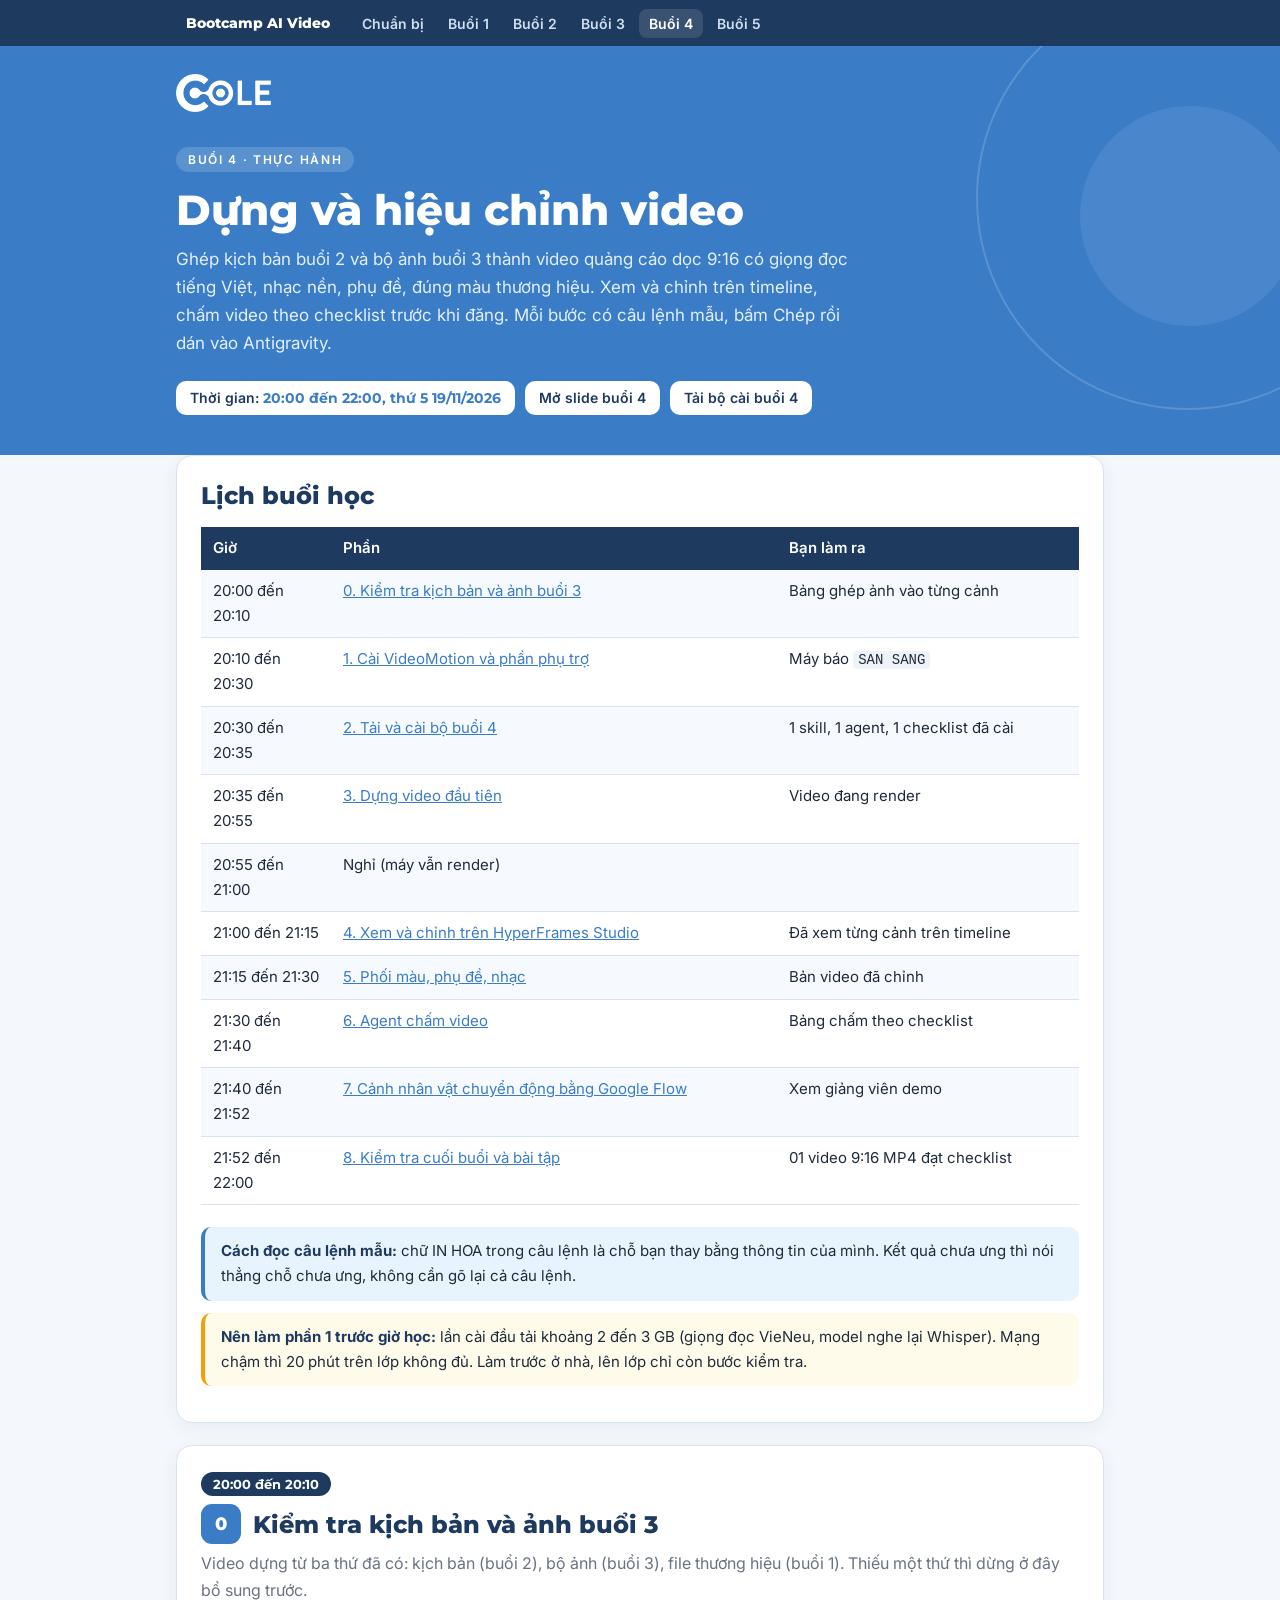
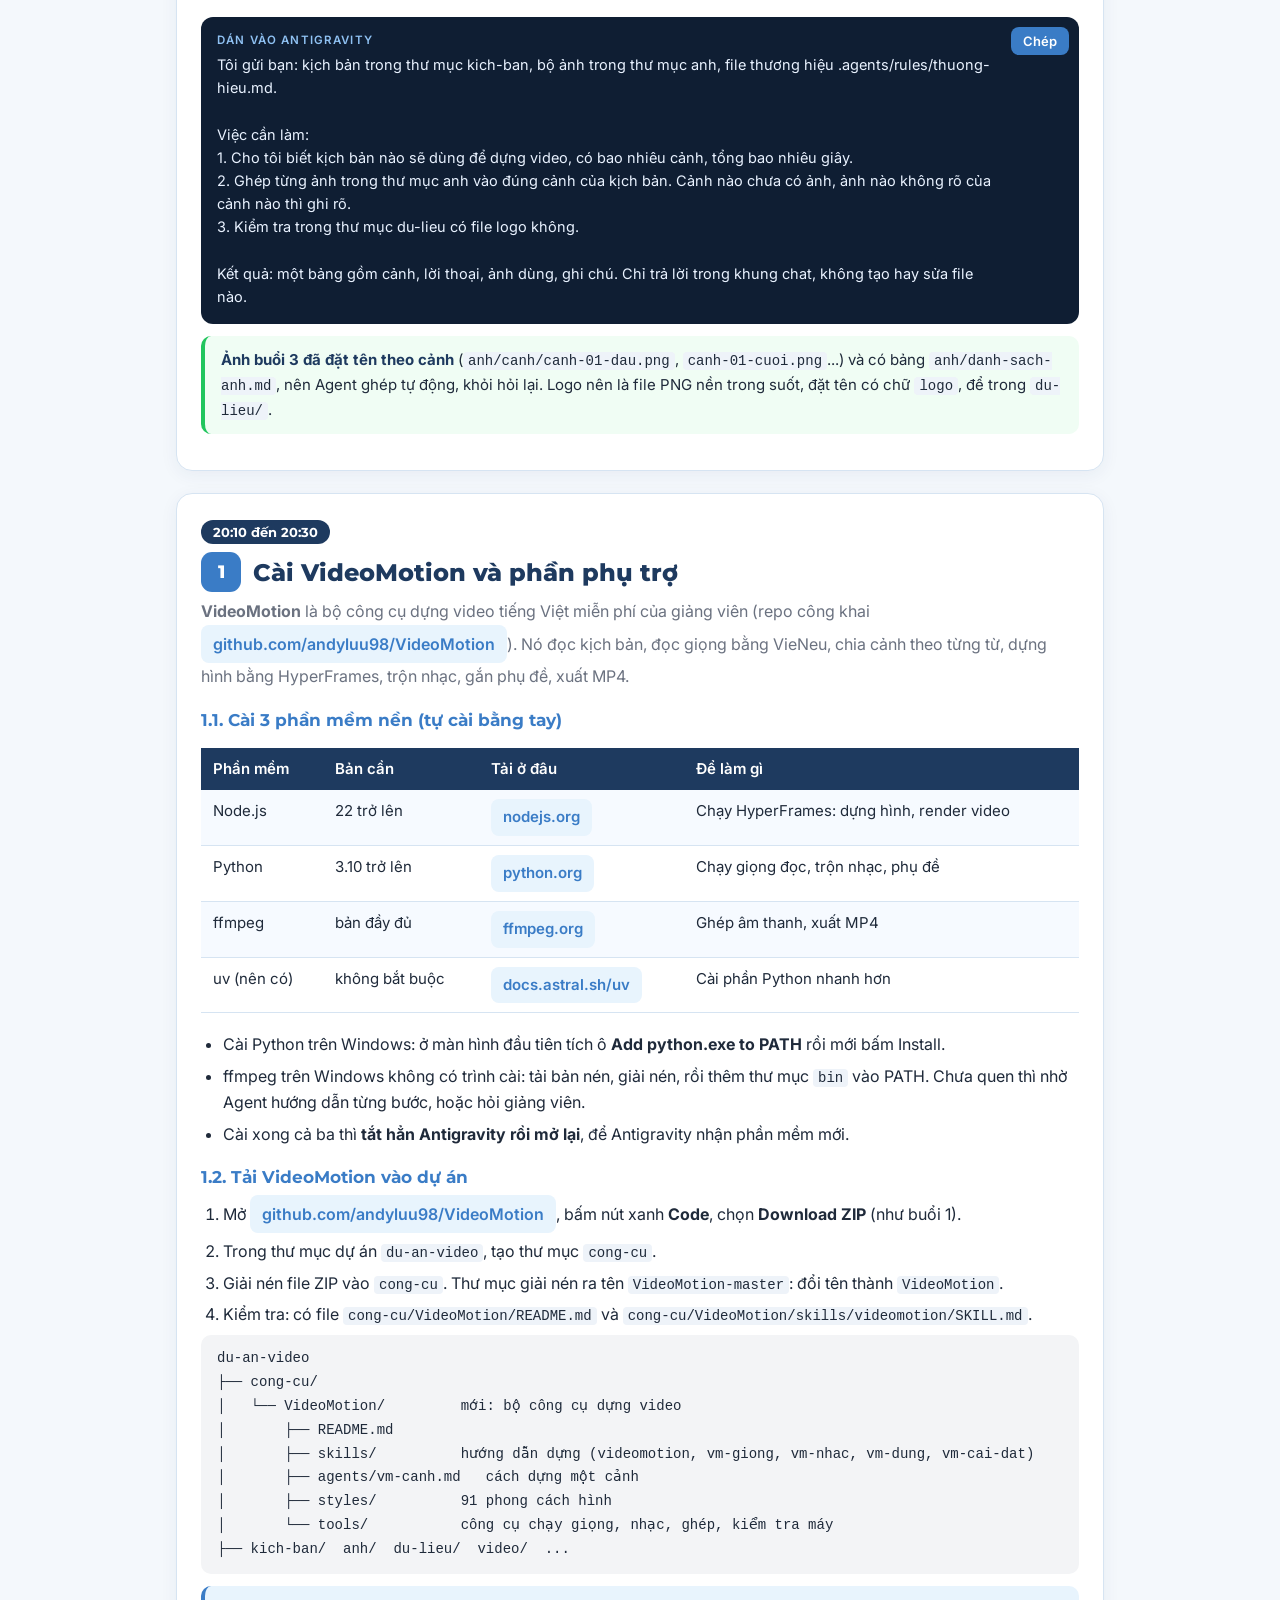
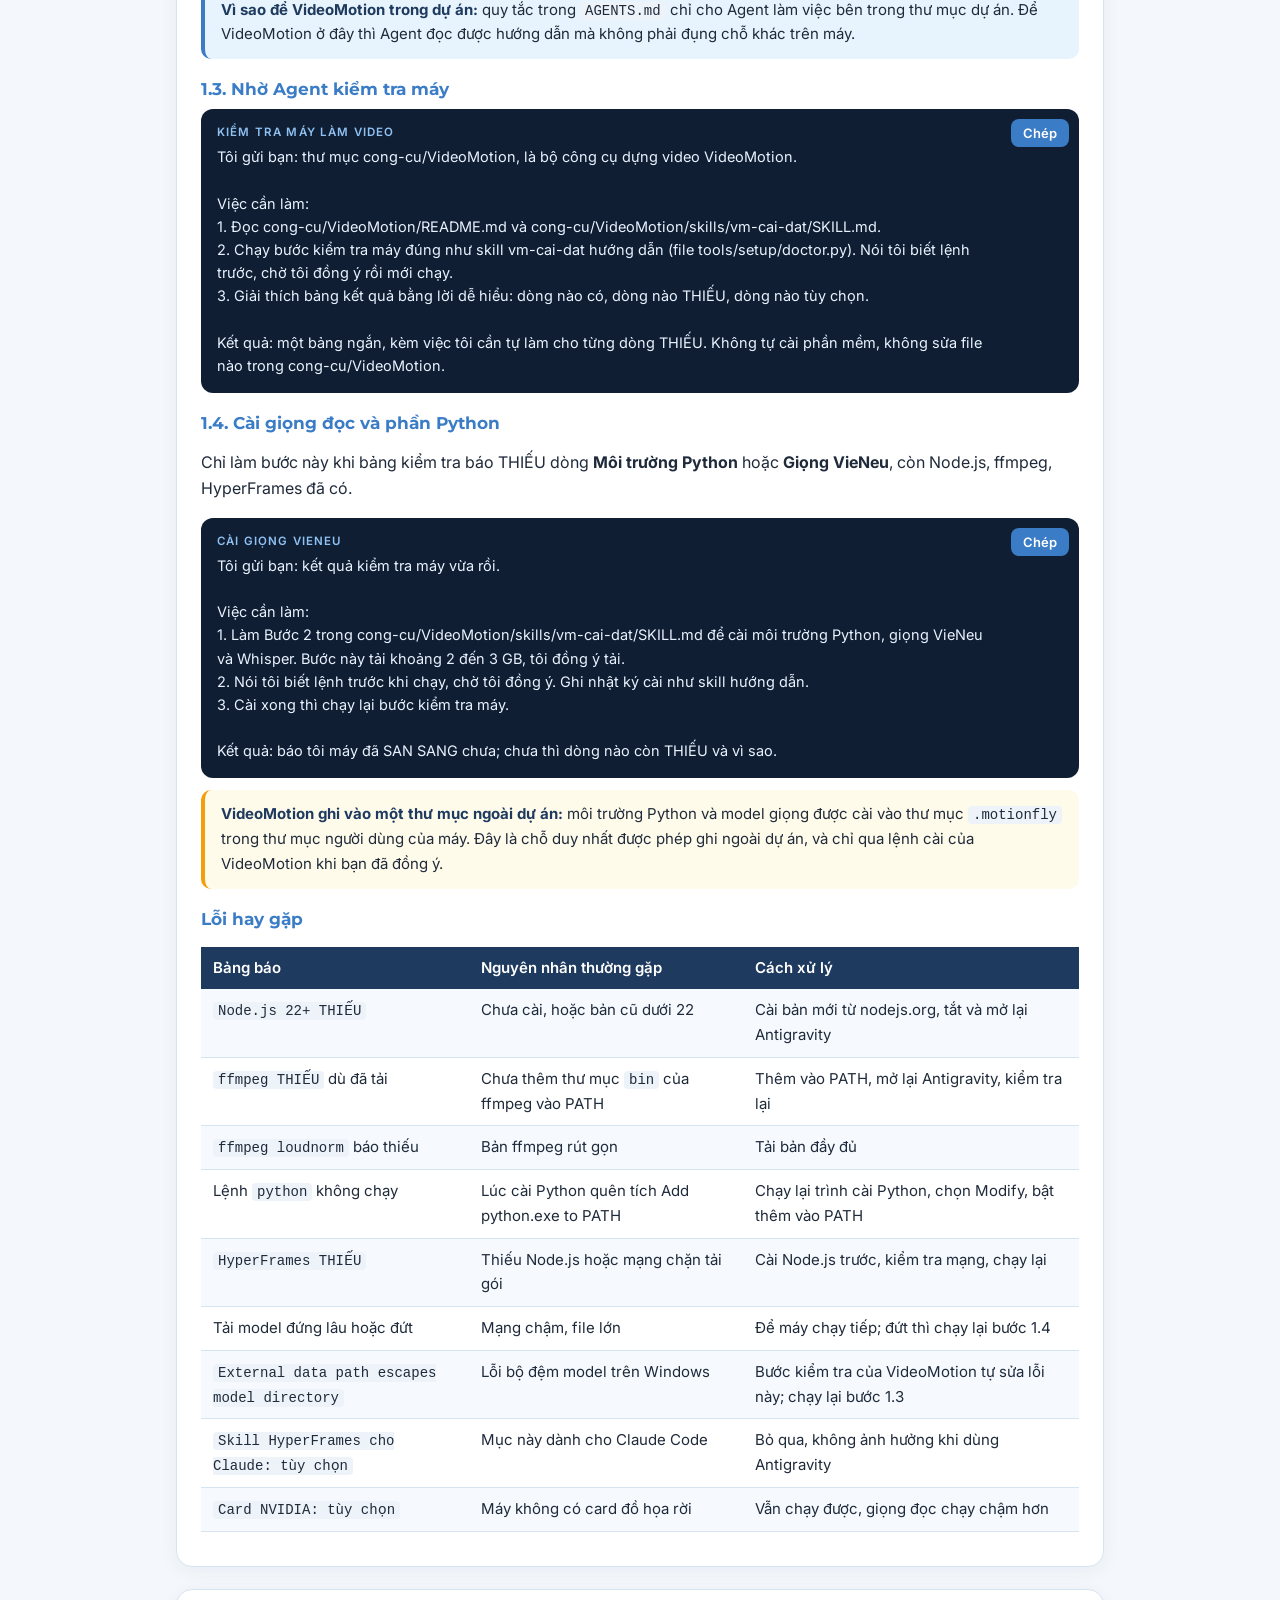
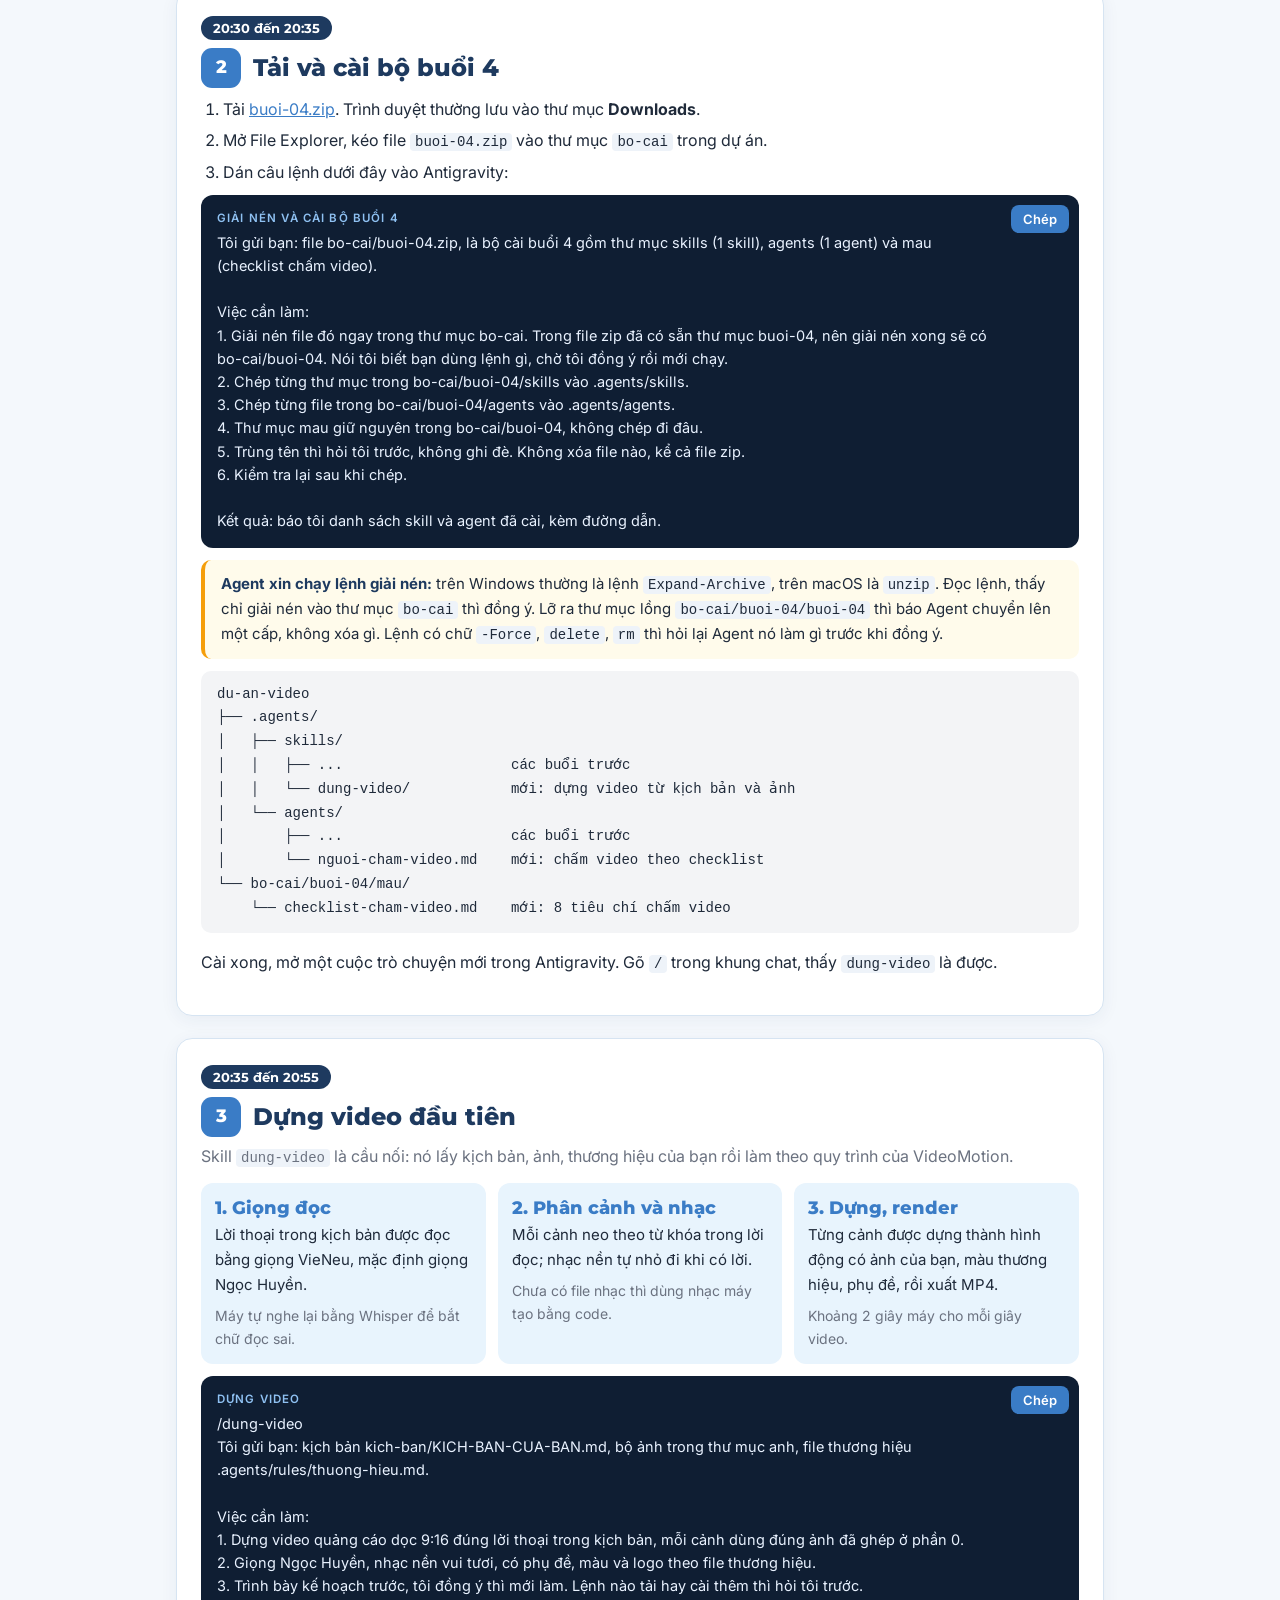
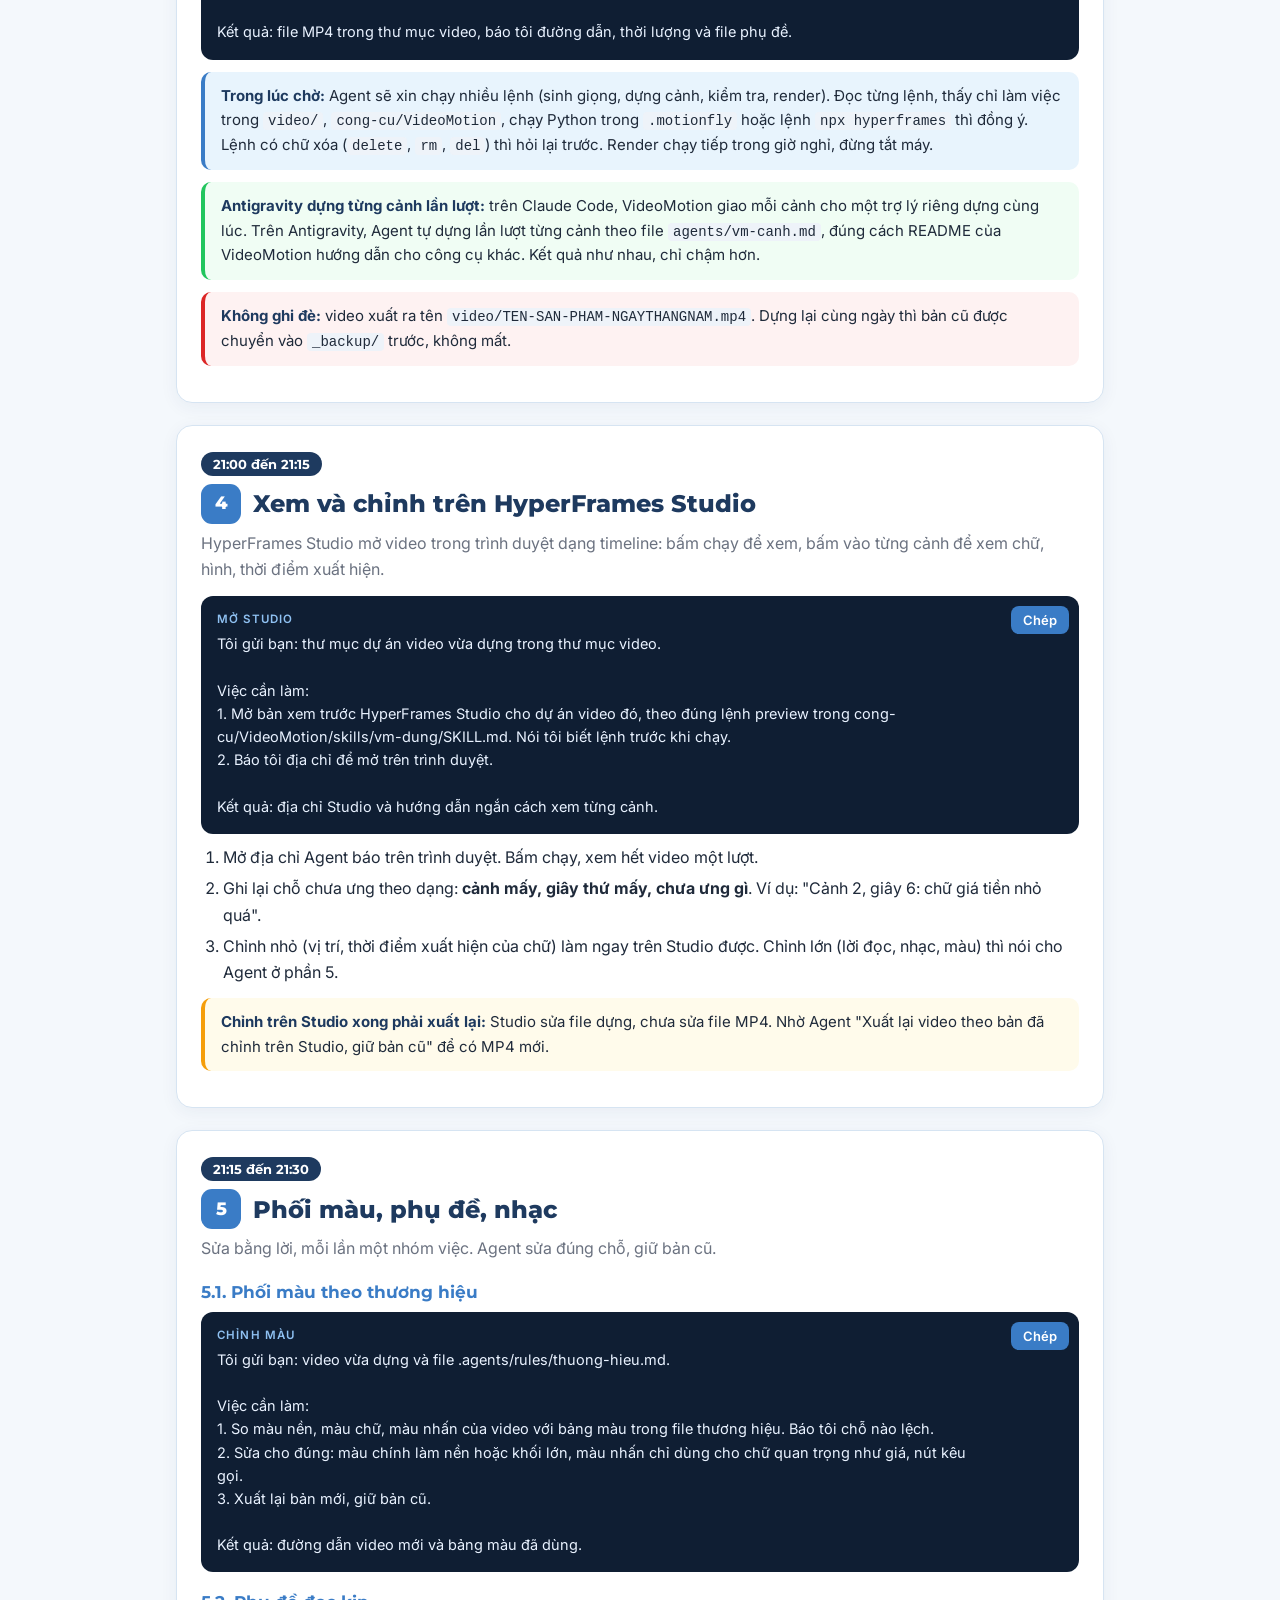
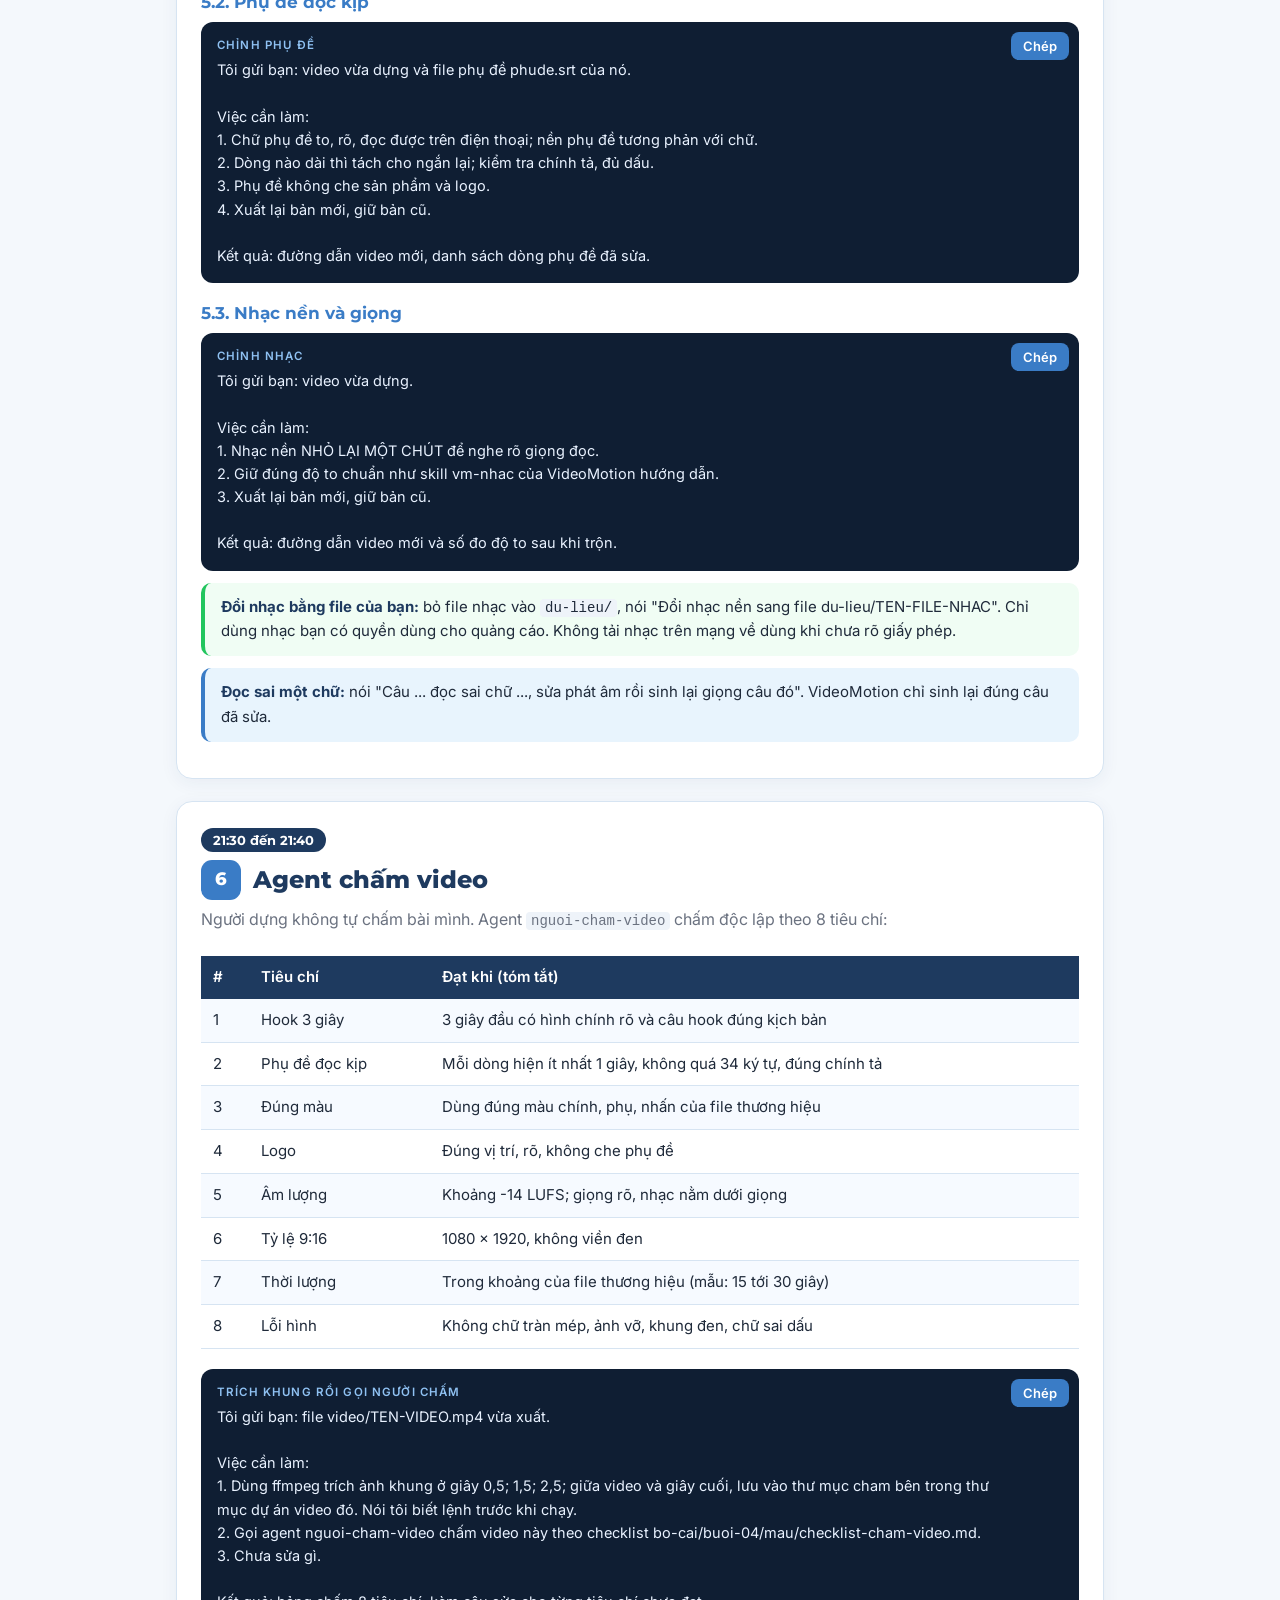
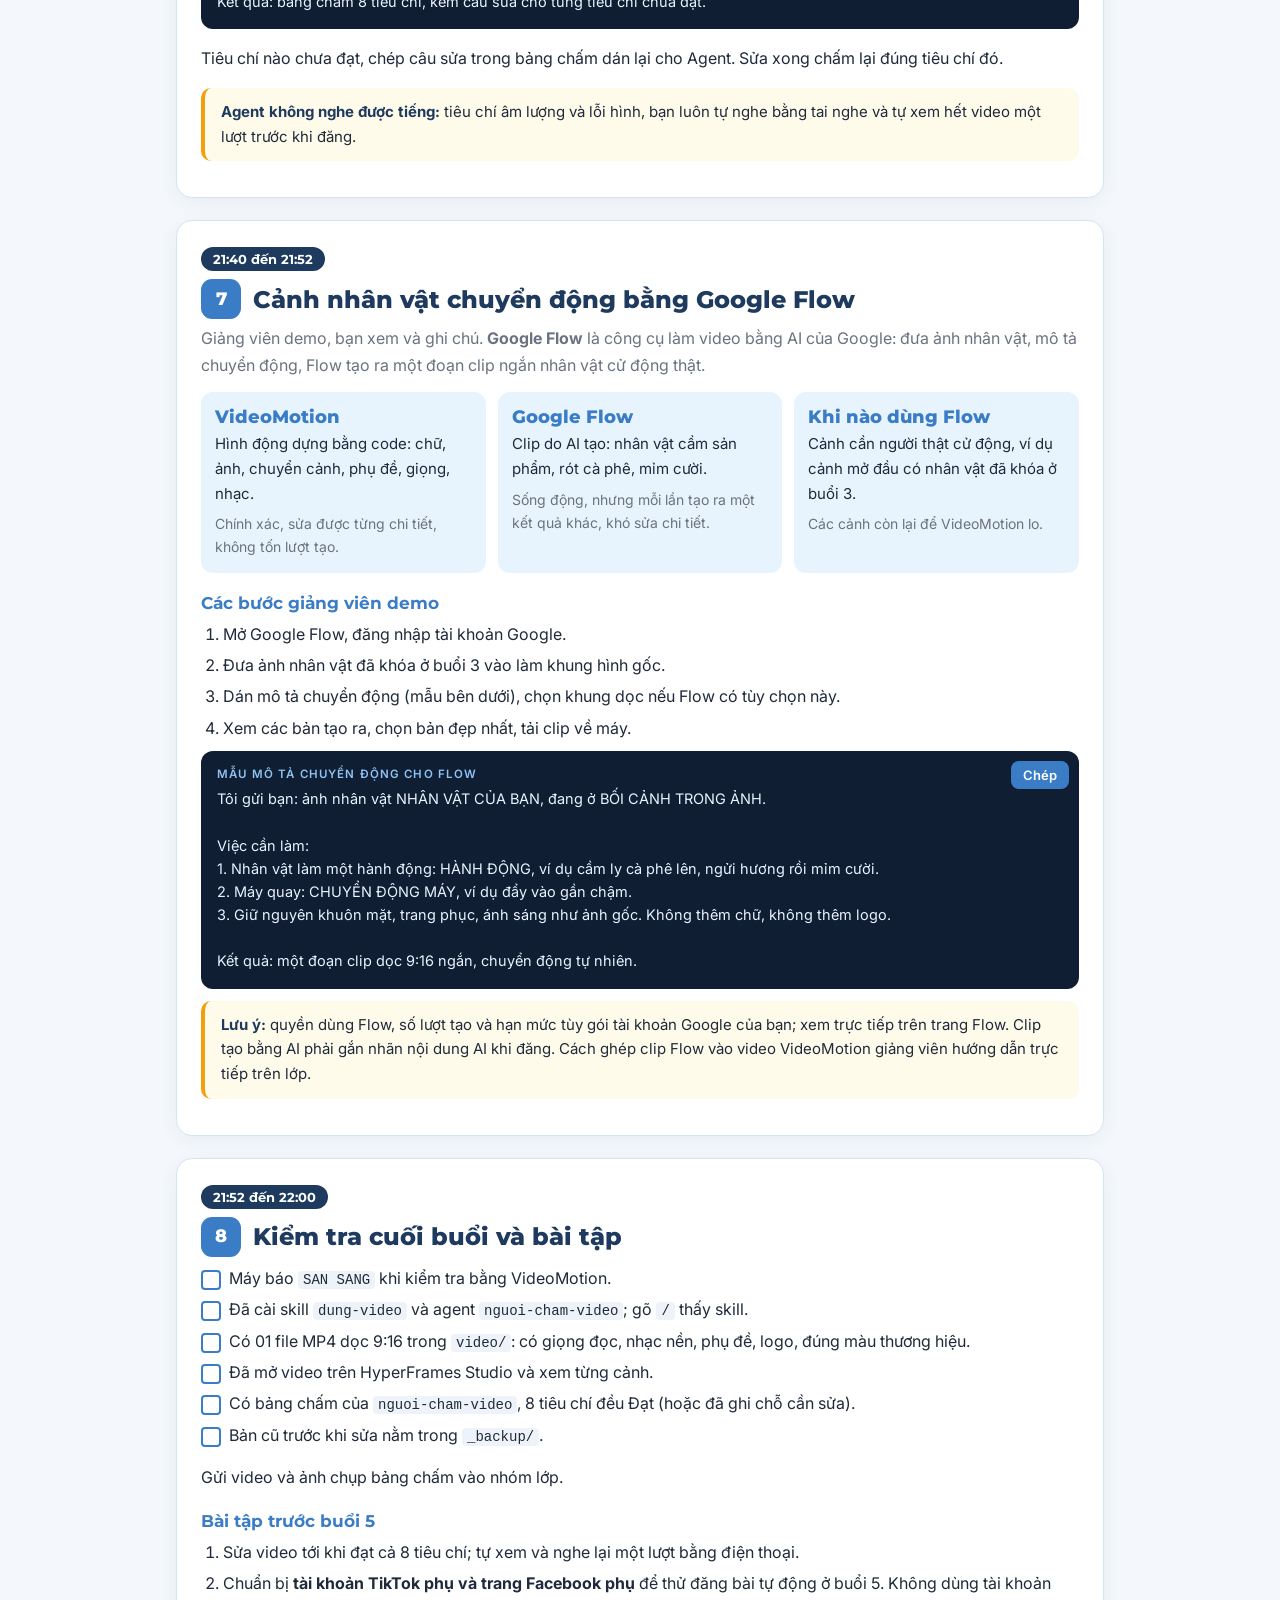
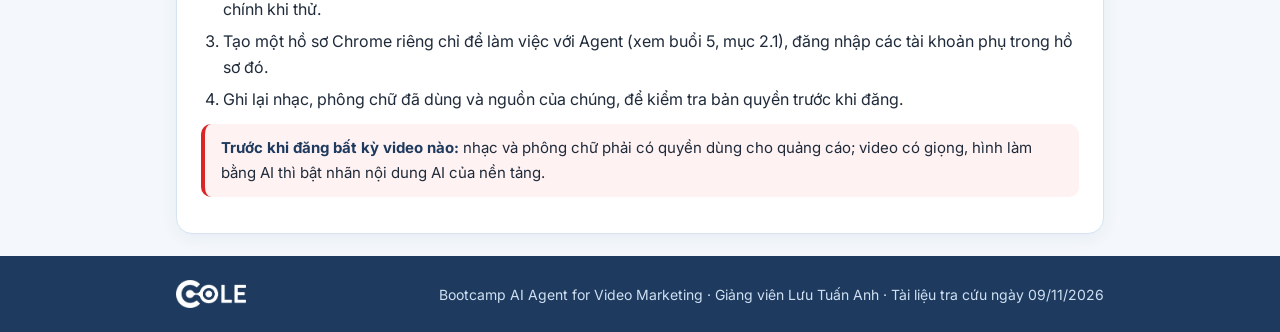
<file: buoi-4.html>
<!doctype html>
<html lang="vi">
<head>
<meta charset="utf-8">
<meta name="viewport" content="width=device-width, initial-scale=1">
<title>Buổi 4: Dựng và hiệu chỉnh video | Bootcamp AI Video</title>
<link href="https://fonts.googleapis.com/css2?family=Montserrat:wght@600;700;800&family=Inter:wght@400;500;600;700&display=swap" rel="stylesheet">
<link rel="stylesheet" href="assets/style.css">
</head>
<body>
<nav class="top"><div class="wrap">
  <a class="home" href="index.html">Bootcamp AI Video</a>
  <a href="chuan-bi.html">Chuẩn bị</a>
  <a href="buoi-1.html">Buổi 1</a>
  <a href="buoi-2.html">Buổi 2</a>
  <a href="buoi-3.html">Buổi 3</a>
  <a href="buoi-4.html">Buổi 4</a>
  <a href="buoi-5.html">Buổi 5</a>
</div></nav>

<header class="hero">
  <div class="wrap">
    <img class="logo" src="assets/logo-cole-trang.png" alt="Cole">
    <div><span class="nhan">Buổi 4 · Thực hành</span></div>
    <h1>Dựng và hiệu chỉnh video</h1>
    <p>Ghép kịch bản buổi 2 và bộ ảnh buổi 3 thành video quảng cáo dọc 9:16 có giọng đọc tiếng Việt, nhạc nền, phụ đề, đúng màu thương hiệu. Xem và chỉnh trên timeline, chấm video theo checklist trước khi đăng. Mỗi bước có câu lệnh mẫu, bấm Chép rồi dán vào Antigravity.</p>
    <div class="chips">
      <span>Thời gian: <b>20:00 đến 22:00, thứ 5 19/11/2026</b></span>
      <a href="slide/buoi-4.html">Mở slide buổi 4</a>
      <a href="tai-ve/buoi-04.zip">Tải bộ cài buổi 4</a>
    </div>
  </div>
</header>

<main class="wrap">

  <section class="card">
    <h2>Lịch buổi học</h2>
    <div class="bang-cuon"><table>
      <tr><th style="width:130px">Giờ</th><th>Phần</th><th>Bạn làm ra</th></tr>
      <tr><td>20:00 đến 20:10</td><td><a href="#p0">0. Kiểm tra kịch bản và ảnh buổi 3</a></td><td>Bảng ghép ảnh vào từng cảnh</td></tr>
      <tr><td>20:10 đến 20:30</td><td><a href="#p1">1. Cài VideoMotion và phần phụ trợ</a></td><td>Máy báo <code>SAN SANG</code></td></tr>
      <tr><td>20:30 đến 20:35</td><td><a href="#p2">2. Tải và cài bộ buổi 4</a></td><td>1 skill, 1 agent, 1 checklist đã cài</td></tr>
      <tr><td>20:35 đến 20:55</td><td><a href="#p3">3. Dựng video đầu tiên</a></td><td>Video đang render</td></tr>
      <tr><td>20:55 đến 21:00</td><td>Nghỉ (máy vẫn render)</td><td></td></tr>
      <tr><td>21:00 đến 21:15</td><td><a href="#p4">4. Xem và chỉnh trên HyperFrames Studio</a></td><td>Đã xem từng cảnh trên timeline</td></tr>
      <tr><td>21:15 đến 21:30</td><td><a href="#p5">5. Phối màu, phụ đề, nhạc</a></td><td>Bản video đã chỉnh</td></tr>
      <tr><td>21:30 đến 21:40</td><td><a href="#p6">6. Agent chấm video</a></td><td>Bảng chấm theo checklist</td></tr>
      <tr><td>21:40 đến 21:52</td><td><a href="#p7">7. Cảnh nhân vật chuyển động bằng Google Flow</a></td><td>Xem giảng viên demo</td></tr>
      <tr><td>21:52 đến 22:00</td><td><a href="#p8">8. Kiểm tra cuối buổi và bài tập</a></td><td>01 video 9:16 MP4 đạt checklist</td></tr>
    </table></div>
    <div class="note lam"><b>Cách đọc câu lệnh mẫu:</b> chữ IN HOA trong câu lệnh là chỗ bạn thay bằng thông tin của mình. Kết quả chưa ưng thì nói thẳng chỗ chưa ưng, không cần gõ lại cả câu lệnh.</div>
    <div class="note vang"><b>Nên làm phần 1 trước giờ học:</b> lần cài đầu tải khoảng 2 đến 3 GB (giọng đọc VieNeu, model nghe lại Whisper). Mạng chậm thì 20 phút trên lớp không đủ. Làm trước ở nhà, lên lớp chỉ còn bước kiểm tra.</div>
  </section>

  <!-- PHẦN 0 -->
  <section class="card" id="p0">
    <span class="phut">20:00 đến 20:10</span>
    <h2><span class="so">0</span>Kiểm tra kịch bản và ảnh buổi 3</h2>
    <p class="dung">Video dựng từ ba thứ đã có: kịch bản (buổi 2), bộ ảnh (buổi 3), file thương hiệu (buổi 1). Thiếu một thứ thì dừng ở đây bổ sung trước.</p>
    <div class="prompt"><span class="nhan-p">Dán vào Antigravity</span><button>Chép</button><p>Tôi gửi bạn: kịch bản trong thư mục kich-ban, bộ ảnh trong thư mục anh, file thương hiệu .agents/rules/thuong-hieu.md.

Việc cần làm:
1. Cho tôi biết kịch bản nào sẽ dùng để dựng video, có bao nhiêu cảnh, tổng bao nhiêu giây.
2. Ghép từng ảnh trong thư mục anh vào đúng cảnh của kịch bản. Cảnh nào chưa có ảnh, ảnh nào không rõ của cảnh nào thì ghi rõ.
3. Kiểm tra trong thư mục du-lieu có file logo không.

Kết quả: một bảng gồm cảnh, lời thoại, ảnh dùng, ghi chú. Chỉ trả lời trong khung chat, không tạo hay sửa file nào.</p></div>
    <div class="note xanh"><b>Ảnh buổi 3 đã đặt tên theo cảnh</b> (<code>anh/canh/canh-01-dau.png</code>, <code>canh-01-cuoi.png</code>...) và có bảng <code>anh/danh-sach-anh.md</code>, nên Agent ghép tự động, khỏi hỏi lại. Logo nên là file PNG nền trong suốt, đặt tên có chữ <code>logo</code>, để trong <code>du-lieu/</code>.</div>
  </section>

  <!-- PHẦN 1 -->
  <section class="card" id="p1">
    <span class="phut">20:10 đến 20:30</span>
    <h2><span class="so">1</span>Cài VideoMotion và phần phụ trợ</h2>
    <p class="dung"><b>VideoMotion</b> là bộ công cụ dựng video tiếng Việt miễn phí của giảng viên (repo công khai <a class="link" href="https://github.com/andyluu98/VideoMotion">github.com/andyluu98/VideoMotion</a>). Nó đọc kịch bản, đọc giọng bằng VieNeu, chia cảnh theo từng từ, dựng hình bằng HyperFrames, trộn nhạc, gắn phụ đề, xuất MP4.</p>

    <h3>1.1. Cài 3 phần mềm nền (tự cài bằng tay)</h3>
    <div class="bang-cuon"><table>
      <tr><th>Phần mềm</th><th>Bản cần</th><th>Tải ở đâu</th><th>Để làm gì</th></tr>
      <tr><td>Node.js</td><td>22 trở lên</td><td><a class="link" href="https://nodejs.org">nodejs.org</a></td><td>Chạy HyperFrames: dựng hình, render video</td></tr>
      <tr><td>Python</td><td>3.10 trở lên</td><td><a class="link" href="https://www.python.org/downloads/">python.org</a></td><td>Chạy giọng đọc, trộn nhạc, phụ đề</td></tr>
      <tr><td>ffmpeg</td><td>bản đầy đủ</td><td><a class="link" href="https://ffmpeg.org/download.html">ffmpeg.org</a></td><td>Ghép âm thanh, xuất MP4</td></tr>
      <tr><td>uv (nên có)</td><td>không bắt buộc</td><td><a class="link" href="https://docs.astral.sh/uv/">docs.astral.sh/uv</a></td><td>Cài phần Python nhanh hơn</td></tr>
    </table></div>
    <ul>
      <li>Cài Python trên Windows: ở màn hình đầu tiên tích ô <b>Add python.exe to PATH</b> rồi mới bấm Install.</li>
      <li>ffmpeg trên Windows không có trình cài: tải bản nén, giải nén, rồi thêm thư mục <code>bin</code> vào PATH. Chưa quen thì nhờ Agent hướng dẫn từng bước, hoặc hỏi giảng viên.</li>
      <li>Cài xong cả ba thì <b>tắt hẳn Antigravity rồi mở lại</b>, để Antigravity nhận phần mềm mới.</li>
    </ul>

    <h3>1.2. Tải VideoMotion vào dự án</h3>
    <ol>
      <li>Mở <a class="link" href="https://github.com/andyluu98/VideoMotion">github.com/andyluu98/VideoMotion</a>, bấm nút xanh <b>Code</b>, chọn <b>Download ZIP</b> (như buổi 1).</li>
      <li>Trong thư mục dự án <code>du-an-video</code>, tạo thư mục <code>cong-cu</code>.</li>
      <li>Giải nén file ZIP vào <code>cong-cu</code>. Thư mục giải nén ra tên <code>VideoMotion-master</code>: đổi tên thành <code>VideoMotion</code>.</li>
      <li>Kiểm tra: có file <code>cong-cu/VideoMotion/README.md</code> và <code>cong-cu/VideoMotion/skills/videomotion/SKILL.md</code>.</li>
    </ol>
    <div class="cay">du-an-video
├── cong-cu/
│   └── VideoMotion/         mới: bộ công cụ dựng video
│       ├── README.md
│       ├── skills/          hướng dẫn dựng (videomotion, vm-giong, vm-nhac, vm-dung, vm-cai-dat)
│       ├── agents/vm-canh.md   cách dựng một cảnh
│       ├── styles/          91 phong cách hình
│       └── tools/           công cụ chạy giọng, nhạc, ghép, kiểm tra máy
├── kich-ban/  anh/  du-lieu/  video/  ...</div>
    <div class="note lam"><b>Vì sao để VideoMotion trong dự án:</b> quy tắc trong <code>AGENTS.md</code> chỉ cho Agent làm việc bên trong thư mục dự án. Để VideoMotion ở đây thì Agent đọc được hướng dẫn mà không phải đụng chỗ khác trên máy.</div>

    <h3>1.3. Nhờ Agent kiểm tra máy</h3>
    <div class="prompt"><span class="nhan-p">Kiểm tra máy làm video</span><button>Chép</button><p>Tôi gửi bạn: thư mục cong-cu/VideoMotion, là bộ công cụ dựng video VideoMotion.

Việc cần làm:
1. Đọc cong-cu/VideoMotion/README.md và cong-cu/VideoMotion/skills/vm-cai-dat/SKILL.md.
2. Chạy bước kiểm tra máy đúng như skill vm-cai-dat hướng dẫn (file tools/setup/doctor.py). Nói tôi biết lệnh trước, chờ tôi đồng ý rồi mới chạy.
3. Giải thích bảng kết quả bằng lời dễ hiểu: dòng nào có, dòng nào THIẾU, dòng nào tùy chọn.

Kết quả: một bảng ngắn, kèm việc tôi cần tự làm cho từng dòng THIẾU. Không tự cài phần mềm, không sửa file nào trong cong-cu/VideoMotion.</p></div>

    <h3>1.4. Cài giọng đọc và phần Python</h3>
    <p>Chỉ làm bước này khi bảng kiểm tra báo THIẾU dòng <b>Môi trường Python</b> hoặc <b>Giọng VieNeu</b>, còn Node.js, ffmpeg, HyperFrames đã có.</p>
    <div class="prompt"><span class="nhan-p">Cài giọng VieNeu</span><button>Chép</button><p>Tôi gửi bạn: kết quả kiểm tra máy vừa rồi.

Việc cần làm:
1. Làm Bước 2 trong cong-cu/VideoMotion/skills/vm-cai-dat/SKILL.md để cài môi trường Python, giọng VieNeu và Whisper. Bước này tải khoảng 2 đến 3 GB, tôi đồng ý tải.
2. Nói tôi biết lệnh trước khi chạy, chờ tôi đồng ý. Ghi nhật ký cài như skill hướng dẫn.
3. Cài xong thì chạy lại bước kiểm tra máy.

Kết quả: báo tôi máy đã SAN SANG chưa; chưa thì dòng nào còn THIẾU và vì sao.</p></div>
    <div class="note vang"><b>VideoMotion ghi vào một thư mục ngoài dự án:</b> môi trường Python và model giọng được cài vào thư mục <code>.motionfly</code> trong thư mục người dùng của máy. Đây là chỗ duy nhất được phép ghi ngoài dự án, và chỉ qua lệnh cài của VideoMotion khi bạn đã đồng ý.</div>

    <h3>Lỗi hay gặp</h3>
    <div class="bang-cuon"><table>
      <tr><th>Bảng báo</th><th>Nguyên nhân thường gặp</th><th>Cách xử lý</th></tr>
      <tr><td><code>Node.js 22+ THIẾU</code></td><td>Chưa cài, hoặc bản cũ dưới 22</td><td>Cài bản mới từ nodejs.org, tắt và mở lại Antigravity</td></tr>
      <tr><td><code>ffmpeg THIẾU</code> dù đã tải</td><td>Chưa thêm thư mục <code>bin</code> của ffmpeg vào PATH</td><td>Thêm vào PATH, mở lại Antigravity, kiểm tra lại</td></tr>
      <tr><td><code>ffmpeg loudnorm</code> báo thiếu</td><td>Bản ffmpeg rút gọn</td><td>Tải bản đầy đủ</td></tr>
      <tr><td>Lệnh <code>python</code> không chạy</td><td>Lúc cài Python quên tích Add python.exe to PATH</td><td>Chạy lại trình cài Python, chọn Modify, bật thêm vào PATH</td></tr>
      <tr><td><code>HyperFrames THIẾU</code></td><td>Thiếu Node.js hoặc mạng chặn tải gói</td><td>Cài Node.js trước, kiểm tra mạng, chạy lại</td></tr>
      <tr><td>Tải model đứng lâu hoặc đứt</td><td>Mạng chậm, file lớn</td><td>Để máy chạy tiếp; đứt thì chạy lại bước 1.4</td></tr>
      <tr><td><code>External data path escapes model directory</code></td><td>Lỗi bộ đệm model trên Windows</td><td>Bước kiểm tra của VideoMotion tự sửa lỗi này; chạy lại bước 1.3</td></tr>
      <tr><td><code>Skill HyperFrames cho Claude: tùy chọn</code></td><td>Mục này dành cho Claude Code</td><td>Bỏ qua, không ảnh hưởng khi dùng Antigravity</td></tr>
      <tr><td><code>Card NVIDIA: tùy chọn</code></td><td>Máy không có card đồ họa rời</td><td>Vẫn chạy được, giọng đọc chạy chậm hơn</td></tr>
    </table></div>
  </section>

  <!-- PHẦN 2 -->
  <section class="card" id="p2">
    <span class="phut">20:30 đến 20:35</span>
    <h2><span class="so">2</span>Tải và cài bộ buổi 4</h2>
    <ol>
      <li>Tải <a href="tai-ve/buoi-04.zip">buoi-04.zip</a>. Trình duyệt thường lưu vào thư mục <b>Downloads</b>.</li>
      <li>Mở File Explorer, kéo file <code>buoi-04.zip</code> vào thư mục <code>bo-cai</code> trong dự án.</li>
      <li>Dán câu lệnh dưới đây vào Antigravity:</li>
    </ol>
    <div class="prompt"><span class="nhan-p">Giải nén và cài bộ buổi 4</span><button>Chép</button><p>Tôi gửi bạn: file bo-cai/buoi-04.zip, là bộ cài buổi 4 gồm thư mục skills (1 skill), agents (1 agent) và mau (checklist chấm video).

Việc cần làm:
1. Giải nén file đó ngay trong thư mục bo-cai. Trong file zip đã có sẵn thư mục buoi-04, nên giải nén xong sẽ có bo-cai/buoi-04. Nói tôi biết bạn dùng lệnh gì, chờ tôi đồng ý rồi mới chạy.
2. Chép từng thư mục trong bo-cai/buoi-04/skills vào .agents/skills.
3. Chép từng file trong bo-cai/buoi-04/agents vào .agents/agents.
4. Thư mục mau giữ nguyên trong bo-cai/buoi-04, không chép đi đâu.
5. Trùng tên thì hỏi tôi trước, không ghi đè. Không xóa file nào, kể cả file zip.
6. Kiểm tra lại sau khi chép.

Kết quả: báo tôi danh sách skill và agent đã cài, kèm đường dẫn.</p></div>
    <div class="note vang"><b>Agent xin chạy lệnh giải nén:</b> trên Windows thường là lệnh <code>Expand-Archive</code>, trên macOS là <code>unzip</code>. Đọc lệnh, thấy chỉ giải nén vào thư mục <code>bo-cai</code> thì đồng ý. Lỡ ra thư mục lồng <code>bo-cai/buoi-04/buoi-04</code> thì báo Agent chuyển lên một cấp, không xóa gì. Lệnh có chữ <code>-Force</code>, <code>delete</code>, <code>rm</code> thì hỏi lại Agent nó làm gì trước khi đồng ý.</div>
    <div class="cay">du-an-video
├── .agents/
│   ├── skills/
│   │   ├── ...                    các buổi trước
│   │   └── dung-video/            mới: dựng video từ kịch bản và ảnh
│   └── agents/
│       ├── ...                    các buổi trước
│       └── nguoi-cham-video.md    mới: chấm video theo checklist
└── bo-cai/buoi-04/mau/
    └── checklist-cham-video.md    mới: 8 tiêu chí chấm video</div>
    <p>Cài xong, mở một cuộc trò chuyện mới trong Antigravity. Gõ <code>/</code> trong khung chat, thấy <code>dung-video</code> là được.</p>
  </section>

  <!-- PHẦN 3 -->
  <section class="card" id="p3">
    <span class="phut">20:35 đến 20:55</span>
    <h2><span class="so">3</span>Dựng video đầu tiên</h2>
    <p class="dung">Skill <code>dung-video</code> là cầu nối: nó lấy kịch bản, ảnh, thương hiệu của bạn rồi làm theo quy trình của VideoMotion.</p>
    <div class="luoi">
      <div><b>1. Giọng đọc</b>Lời thoại trong kịch bản được đọc bằng giọng VieNeu, mặc định giọng Ngọc Huyền.<i>Máy tự nghe lại bằng Whisper để bắt chữ đọc sai.</i></div>
      <div><b>2. Phân cảnh và nhạc</b>Mỗi cảnh neo theo từ khóa trong lời đọc; nhạc nền tự nhỏ đi khi có lời.<i>Chưa có file nhạc thì dùng nhạc máy tạo bằng code.</i></div>
      <div><b>3. Dựng, render</b>Từng cảnh được dựng thành hình động có ảnh của bạn, màu thương hiệu, phụ đề, rồi xuất MP4.<i>Khoảng 2 giây máy cho mỗi giây video.</i></div>
    </div>
    <div class="prompt"><span class="nhan-p">Dựng video</span><button>Chép</button><p>/dung-video
Tôi gửi bạn: kịch bản kich-ban/KICH-BAN-CUA-BAN.md, bộ ảnh trong thư mục anh, file thương hiệu .agents/rules/thuong-hieu.md.

Việc cần làm:
1. Dựng video quảng cáo dọc 9:16 đúng lời thoại trong kịch bản, mỗi cảnh dùng đúng ảnh đã ghép ở phần 0.
2. Giọng Ngọc Huyền, nhạc nền vui tươi, có phụ đề, màu và logo theo file thương hiệu.
3. Trình bày kế hoạch trước, tôi đồng ý thì mới làm. Lệnh nào tải hay cài thêm thì hỏi tôi trước.

Kết quả: file MP4 trong thư mục video, báo tôi đường dẫn, thời lượng và file phụ đề.</p></div>
    <div class="note lam"><b>Trong lúc chờ:</b> Agent sẽ xin chạy nhiều lệnh (sinh giọng, dựng cảnh, kiểm tra, render). Đọc từng lệnh, thấy chỉ làm việc trong <code>video/</code>, <code>cong-cu/VideoMotion</code>, chạy Python trong <code>.motionfly</code> hoặc lệnh <code>npx hyperframes</code> thì đồng ý. Lệnh có chữ xóa (<code>delete</code>, <code>rm</code>, <code>del</code>) thì hỏi lại trước. Render chạy tiếp trong giờ nghỉ, đừng tắt máy.</div>
    <div class="note xanh"><b>Antigravity dựng từng cảnh lần lượt:</b> trên Claude Code, VideoMotion giao mỗi cảnh cho một trợ lý riêng dựng cùng lúc. Trên Antigravity, Agent tự dựng lần lượt từng cảnh theo file <code>agents/vm-canh.md</code>, đúng cách README của VideoMotion hướng dẫn cho công cụ khác. Kết quả như nhau, chỉ chậm hơn.</div>
    <div class="note do"><b>Không ghi đè:</b> video xuất ra tên <code>video/TEN-SAN-PHAM-NGAYTHANGNAM.mp4</code>. Dựng lại cùng ngày thì bản cũ được chuyển vào <code>_backup/</code> trước, không mất.</div>
  </section>

  <!-- PHẦN 4 -->
  <section class="card" id="p4">
    <span class="phut">21:00 đến 21:15</span>
    <h2><span class="so">4</span>Xem và chỉnh trên HyperFrames Studio</h2>
    <p class="dung">HyperFrames Studio mở video trong trình duyệt dạng timeline: bấm chạy để xem, bấm vào từng cảnh để xem chữ, hình, thời điểm xuất hiện.</p>
    <div class="prompt"><span class="nhan-p">Mở Studio</span><button>Chép</button><p>Tôi gửi bạn: thư mục dự án video vừa dựng trong thư mục video.

Việc cần làm:
1. Mở bản xem trước HyperFrames Studio cho dự án video đó, theo đúng lệnh preview trong cong-cu/VideoMotion/skills/vm-dung/SKILL.md. Nói tôi biết lệnh trước khi chạy.
2. Báo tôi địa chỉ để mở trên trình duyệt.

Kết quả: địa chỉ Studio và hướng dẫn ngắn cách xem từng cảnh.</p></div>
    <ol>
      <li>Mở địa chỉ Agent báo trên trình duyệt. Bấm chạy, xem hết video một lượt.</li>
      <li>Ghi lại chỗ chưa ưng theo dạng: <b>cảnh mấy, giây thứ mấy, chưa ưng gì</b>. Ví dụ: "Cảnh 2, giây 6: chữ giá tiền nhỏ quá".</li>
      <li>Chỉnh nhỏ (vị trí, thời điểm xuất hiện của chữ) làm ngay trên Studio được. Chỉnh lớn (lời đọc, nhạc, màu) thì nói cho Agent ở phần 5.</li>
    </ol>
    <div class="note vang"><b>Chỉnh trên Studio xong phải xuất lại:</b> Studio sửa file dựng, chưa sửa file MP4. Nhờ Agent "Xuất lại video theo bản đã chỉnh trên Studio, giữ bản cũ" để có MP4 mới.</div>
  </section>

  <!-- PHẦN 5 -->
  <section class="card" id="p5">
    <span class="phut">21:15 đến 21:30</span>
    <h2><span class="so">5</span>Phối màu, phụ đề, nhạc</h2>
    <p class="dung">Sửa bằng lời, mỗi lần một nhóm việc. Agent sửa đúng chỗ, giữ bản cũ.</p>
    <h3>5.1. Phối màu theo thương hiệu</h3>
    <div class="prompt"><span class="nhan-p">Chỉnh màu</span><button>Chép</button><p>Tôi gửi bạn: video vừa dựng và file .agents/rules/thuong-hieu.md.

Việc cần làm:
1. So màu nền, màu chữ, màu nhấn của video với bảng màu trong file thương hiệu. Báo tôi chỗ nào lệch.
2. Sửa cho đúng: màu chính làm nền hoặc khối lớn, màu nhấn chỉ dùng cho chữ quan trọng như giá, nút kêu gọi.
3. Xuất lại bản mới, giữ bản cũ.

Kết quả: đường dẫn video mới và bảng màu đã dùng.</p></div>
    <h3>5.2. Phụ đề đọc kịp</h3>
    <div class="prompt"><span class="nhan-p">Chỉnh phụ đề</span><button>Chép</button><p>Tôi gửi bạn: video vừa dựng và file phụ đề phude.srt của nó.

Việc cần làm:
1. Chữ phụ đề to, rõ, đọc được trên điện thoại; nền phụ đề tương phản với chữ.
2. Dòng nào dài thì tách cho ngắn lại; kiểm tra chính tả, đủ dấu.
3. Phụ đề không che sản phẩm và logo.
4. Xuất lại bản mới, giữ bản cũ.

Kết quả: đường dẫn video mới, danh sách dòng phụ đề đã sửa.</p></div>
    <h3>5.3. Nhạc nền và giọng</h3>
    <div class="prompt"><span class="nhan-p">Chỉnh nhạc</span><button>Chép</button><p>Tôi gửi bạn: video vừa dựng.

Việc cần làm:
1. Nhạc nền NHỎ LẠI MỘT CHÚT để nghe rõ giọng đọc.
2. Giữ đúng độ to chuẩn như skill vm-nhac của VideoMotion hướng dẫn.
3. Xuất lại bản mới, giữ bản cũ.

Kết quả: đường dẫn video mới và số đo độ to sau khi trộn.</p></div>
    <div class="note xanh"><b>Đổi nhạc bằng file của bạn:</b> bỏ file nhạc vào <code>du-lieu/</code>, nói "Đổi nhạc nền sang file du-lieu/TEN-FILE-NHAC". Chỉ dùng nhạc bạn có quyền dùng cho quảng cáo. Không tải nhạc trên mạng về dùng khi chưa rõ giấy phép.</div>
    <div class="note lam"><b>Đọc sai một chữ:</b> nói "Câu ... đọc sai chữ ..., sửa phát âm rồi sinh lại giọng câu đó". VideoMotion chỉ sinh lại đúng câu đã sửa.</div>
  </section>

  <!-- PHẦN 6 -->
  <section class="card" id="p6">
    <span class="phut">21:30 đến 21:40</span>
    <h2><span class="so">6</span>Agent chấm video</h2>
    <p class="dung">Người dựng không tự chấm bài mình. Agent <code>nguoi-cham-video</code> chấm độc lập theo 8 tiêu chí:</p>
    <div class="bang-cuon"><table>
      <tr><th>#</th><th>Tiêu chí</th><th>Đạt khi (tóm tắt)</th></tr>
      <tr><td>1</td><td>Hook 3 giây</td><td>3 giây đầu có hình chính rõ và câu hook đúng kịch bản</td></tr>
      <tr><td>2</td><td>Phụ đề đọc kịp</td><td>Mỗi dòng hiện ít nhất 1 giây, không quá 34 ký tự, đúng chính tả</td></tr>
      <tr><td>3</td><td>Đúng màu</td><td>Dùng đúng màu chính, phụ, nhấn của file thương hiệu</td></tr>
      <tr><td>4</td><td>Logo</td><td>Đúng vị trí, rõ, không che phụ đề</td></tr>
      <tr><td>5</td><td>Âm lượng</td><td>Khoảng -14 LUFS; giọng rõ, nhạc nằm dưới giọng</td></tr>
      <tr><td>6</td><td>Tỷ lệ 9:16</td><td>1080 x 1920, không viền đen</td></tr>
      <tr><td>7</td><td>Thời lượng</td><td>Trong khoảng của file thương hiệu (mẫu: 15 tới 30 giây)</td></tr>
      <tr><td>8</td><td>Lỗi hình</td><td>Không chữ tràn mép, ảnh vỡ, khung đen, chữ sai dấu</td></tr>
    </table></div>
    <div class="prompt"><span class="nhan-p">Trích khung rồi gọi người chấm</span><button>Chép</button><p>Tôi gửi bạn: file video/TEN-VIDEO.mp4 vừa xuất.

Việc cần làm:
1. Dùng ffmpeg trích ảnh khung ở giây 0,5; 1,5; 2,5; giữa video và giây cuối, lưu vào thư mục cham bên trong thư mục dự án video đó. Nói tôi biết lệnh trước khi chạy.
2. Gọi agent nguoi-cham-video chấm video này theo checklist bo-cai/buoi-04/mau/checklist-cham-video.md.
3. Chưa sửa gì.

Kết quả: bảng chấm 8 tiêu chí, kèm câu sửa cho từng tiêu chí chưa đạt.</p></div>
    <p>Tiêu chí nào chưa đạt, chép câu sửa trong bảng chấm dán lại cho Agent. Sửa xong chấm lại đúng tiêu chí đó.</p>
    <div class="note vang"><b>Agent không nghe được tiếng:</b> tiêu chí âm lượng và lỗi hình, bạn luôn tự nghe bằng tai nghe và tự xem hết video một lượt trước khi đăng.</div>
  </section>

  <!-- PHẦN 7 -->
  <section class="card" id="p7">
    <span class="phut">21:40 đến 21:52</span>
    <h2><span class="so">7</span>Cảnh nhân vật chuyển động bằng Google Flow</h2>
    <p class="dung">Giảng viên demo, bạn xem và ghi chú. <b>Google Flow</b> là công cụ làm video bằng AI của Google: đưa ảnh nhân vật, mô tả chuyển động, Flow tạo ra một đoạn clip ngắn nhân vật cử động thật.</p>
    <div class="luoi">
      <div><b>VideoMotion</b>Hình động dựng bằng code: chữ, ảnh, chuyển cảnh, phụ đề, giọng, nhạc.<i>Chính xác, sửa được từng chi tiết, không tốn lượt tạo.</i></div>
      <div><b>Google Flow</b>Clip do AI tạo: nhân vật cầm sản phẩm, rót cà phê, mỉm cười.<i>Sống động, nhưng mỗi lần tạo ra một kết quả khác, khó sửa chi tiết.</i></div>
      <div><b>Khi nào dùng Flow</b>Cảnh cần người thật cử động, ví dụ cảnh mở đầu có nhân vật đã khóa ở buổi 3.<i>Các cảnh còn lại để VideoMotion lo.</i></div>
    </div>
    <h3>Các bước giảng viên demo</h3>
    <ol>
      <li>Mở Google Flow, đăng nhập tài khoản Google.</li>
      <li>Đưa ảnh nhân vật đã khóa ở buổi 3 vào làm khung hình gốc.</li>
      <li>Dán mô tả chuyển động (mẫu bên dưới), chọn khung dọc nếu Flow có tùy chọn này.</li>
      <li>Xem các bản tạo ra, chọn bản đẹp nhất, tải clip về máy.</li>
    </ol>
    <div class="prompt"><span class="nhan-p">Mẫu mô tả chuyển động cho Flow</span><button>Chép</button><p>Tôi gửi bạn: ảnh nhân vật NHÂN VẬT CỦA BẠN, đang ở BỐI CẢNH TRONG ẢNH.

Việc cần làm:
1. Nhân vật làm một hành động: HÀNH ĐỘNG, ví dụ cầm ly cà phê lên, ngửi hương rồi mỉm cười.
2. Máy quay: CHUYỂN ĐỘNG MÁY, ví dụ đẩy vào gần chậm.
3. Giữ nguyên khuôn mặt, trang phục, ánh sáng như ảnh gốc. Không thêm chữ, không thêm logo.

Kết quả: một đoạn clip dọc 9:16 ngắn, chuyển động tự nhiên.</p></div>
    <div class="note vang"><b>Lưu ý:</b> quyền dùng Flow, số lượt tạo và hạn mức tùy gói tài khoản Google của bạn; xem trực tiếp trên trang Flow. Clip tạo bằng AI phải gắn nhãn nội dung AI khi đăng. Cách ghép clip Flow vào video VideoMotion giảng viên hướng dẫn trực tiếp trên lớp.</div>
  </section>

  <!-- PHẦN 8 -->
  <section class="card" id="p8">
    <span class="phut">21:52 đến 22:00</span>
    <h2><span class="so">8</span>Kiểm tra cuối buổi và bài tập</h2>
    <ul class="check">
      <li>Máy báo <code>SAN SANG</code> khi kiểm tra bằng VideoMotion.</li>
      <li>Đã cài skill <code>dung-video</code> và agent <code>nguoi-cham-video</code>; gõ <code>/</code> thấy skill.</li>
      <li>Có 01 file MP4 dọc 9:16 trong <code>video/</code>: có giọng đọc, nhạc nền, phụ đề, logo, đúng màu thương hiệu.</li>
      <li>Đã mở video trên HyperFrames Studio và xem từng cảnh.</li>
      <li>Có bảng chấm của <code>nguoi-cham-video</code>, 8 tiêu chí đều Đạt (hoặc đã ghi chỗ cần sửa).</li>
      <li>Bản cũ trước khi sửa nằm trong <code>_backup/</code>.</li>
    </ul>
    <p>Gửi video và ảnh chụp bảng chấm vào nhóm lớp.</p>
    <h3>Bài tập trước buổi 5</h3>
    <ol>
      <li>Sửa video tới khi đạt cả 8 tiêu chí; tự xem và nghe lại một lượt bằng điện thoại.</li>
      <li>Chuẩn bị <b>tài khoản TikTok phụ và trang Facebook phụ</b> để thử đăng bài tự động ở buổi 5. Không dùng tài khoản chính khi thử.</li>
      <li>Tạo một hồ sơ Chrome riêng chỉ để làm việc với Agent (xem buổi 5, mục 2.1), đăng nhập các tài khoản phụ trong hồ sơ đó.</li>
      <li>Ghi lại nhạc, phông chữ đã dùng và nguồn của chúng, để kiểm tra bản quyền trước khi đăng.</li>
    </ol>
    <div class="note do"><b>Trước khi đăng bất kỳ video nào:</b> nhạc và phông chữ phải có quyền dùng cho quảng cáo; video có giọng, hình làm bằng AI thì bật nhãn nội dung AI của nền tảng.</div>
  </section>

</main>

<footer><div class="wrap">
  <img src="assets/logo-cole-trang.png" alt="Cole">
  <span>Bootcamp AI Agent for Video Marketing · Giảng viên Lưu Tuấn Anh · Tài liệu tra cứu ngày 09/11/2026</span>
</div></footer>
<script src="assets/app.js"></script>
</body>
</html>
</file>
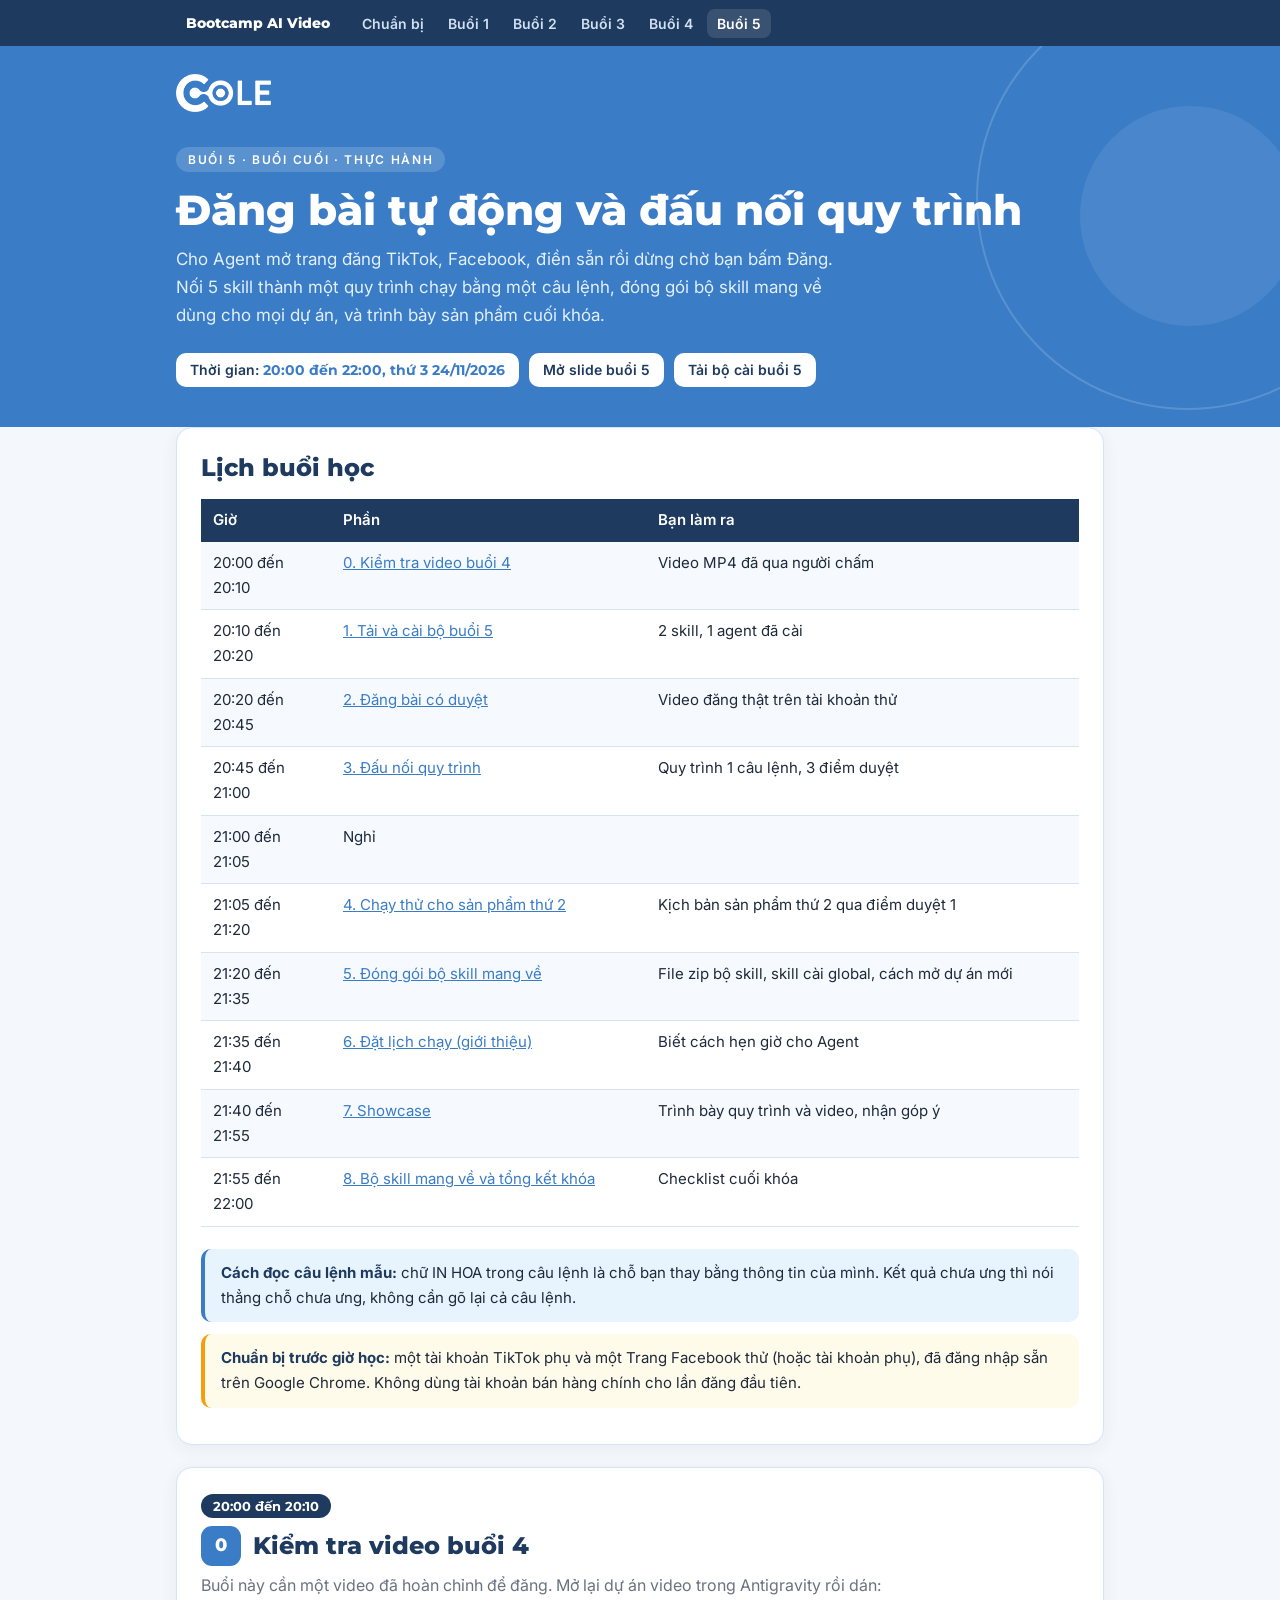
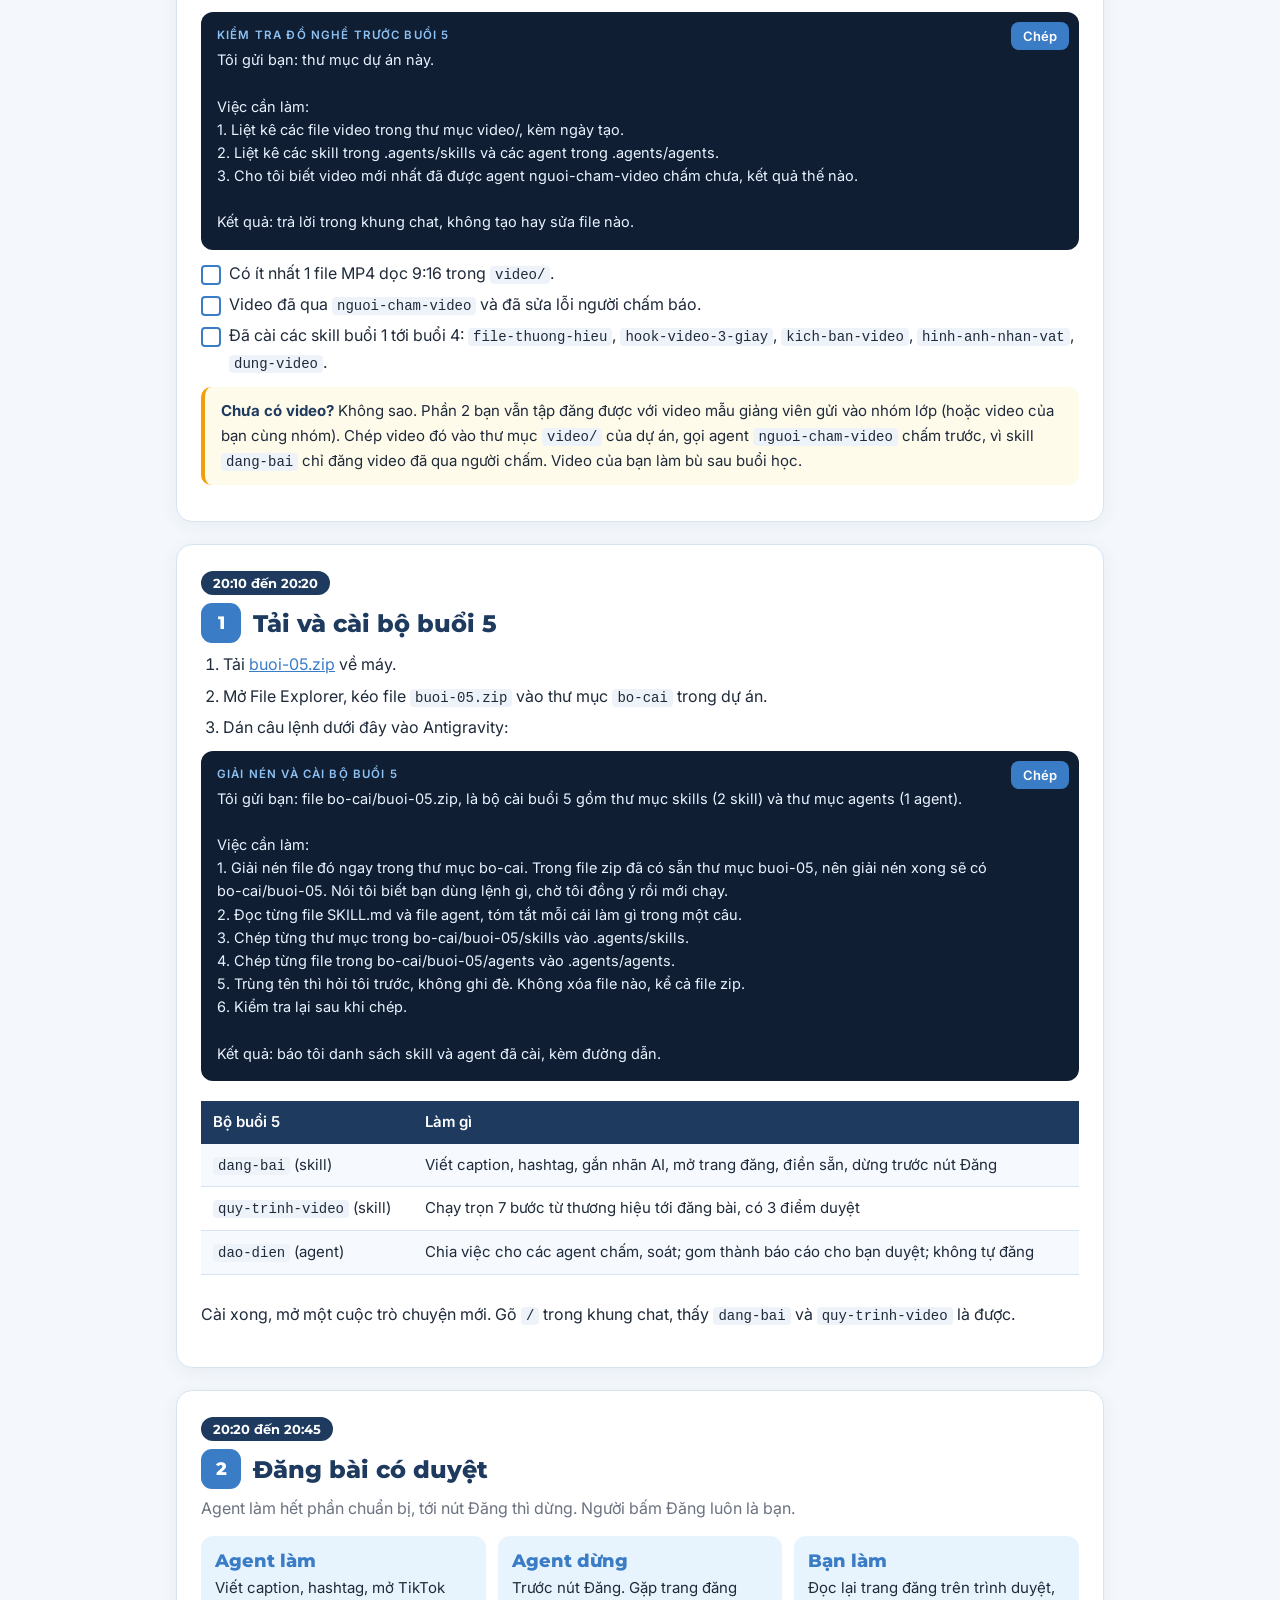
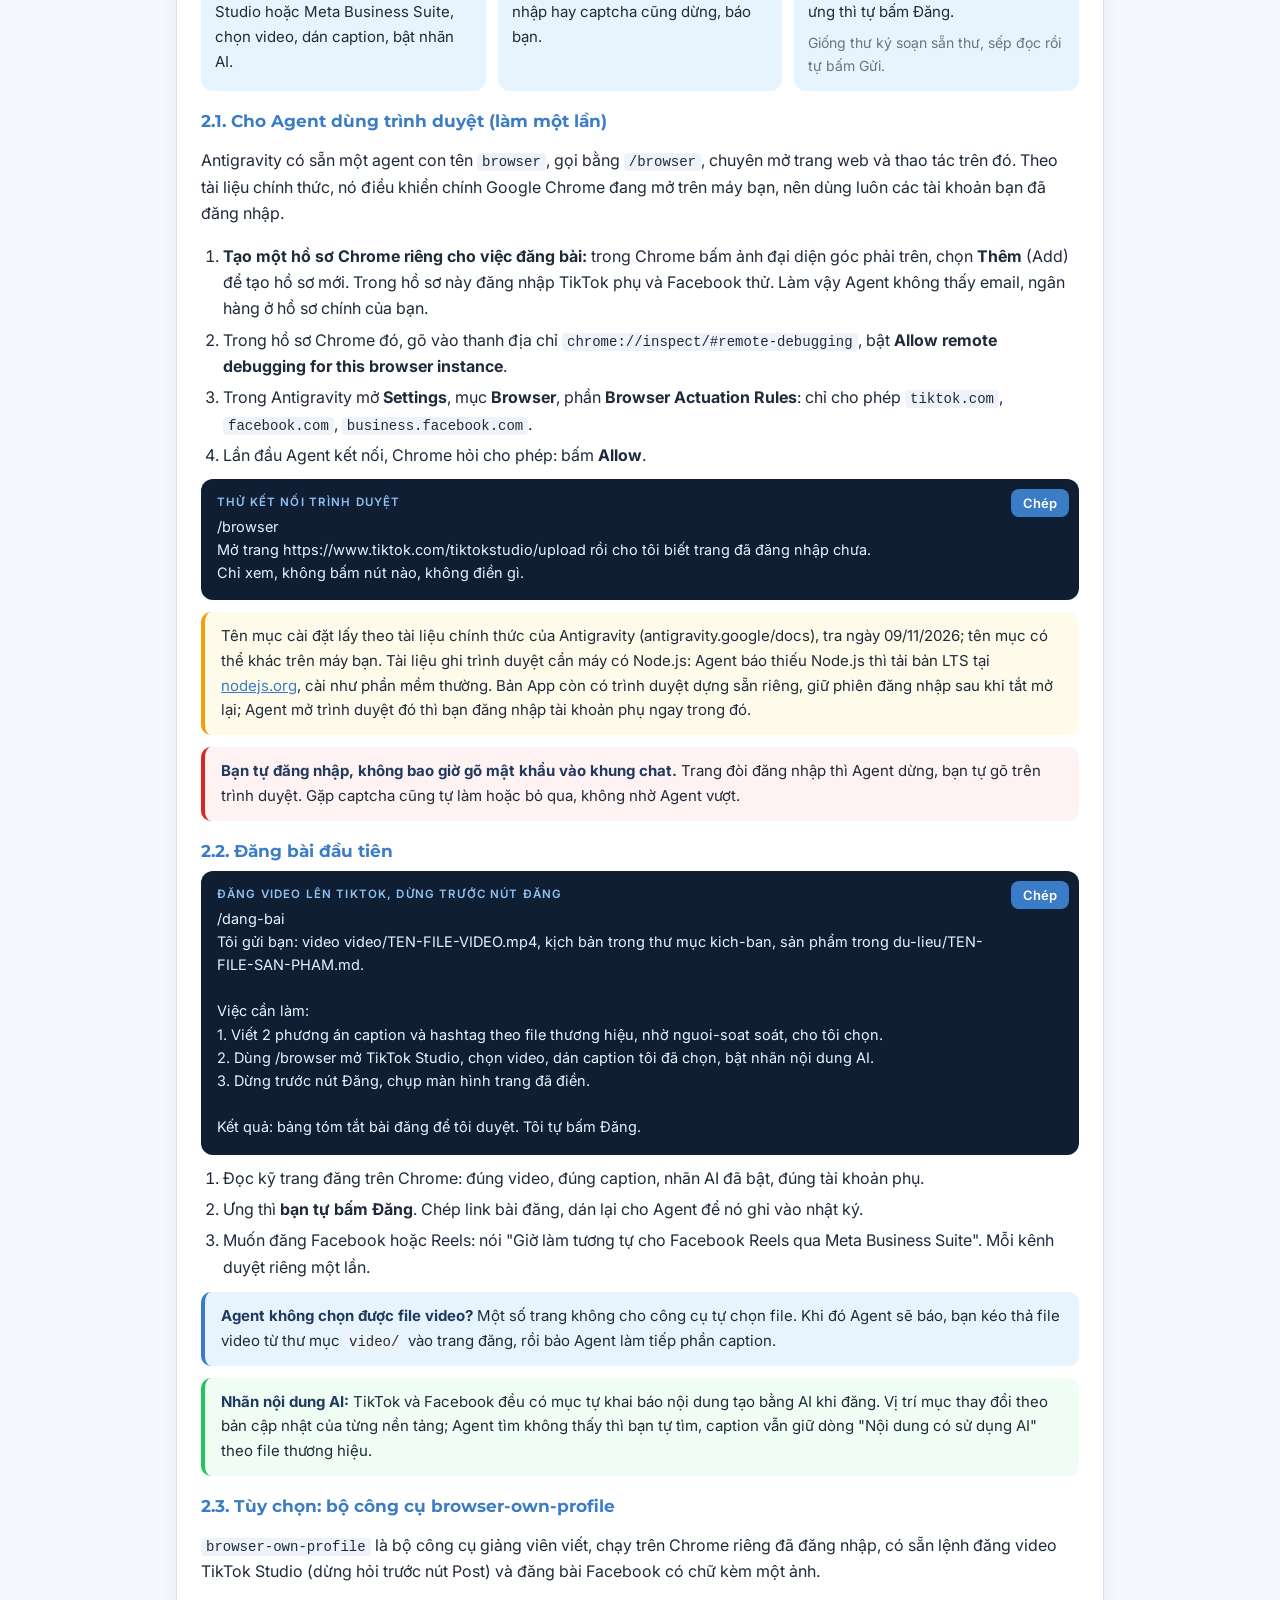
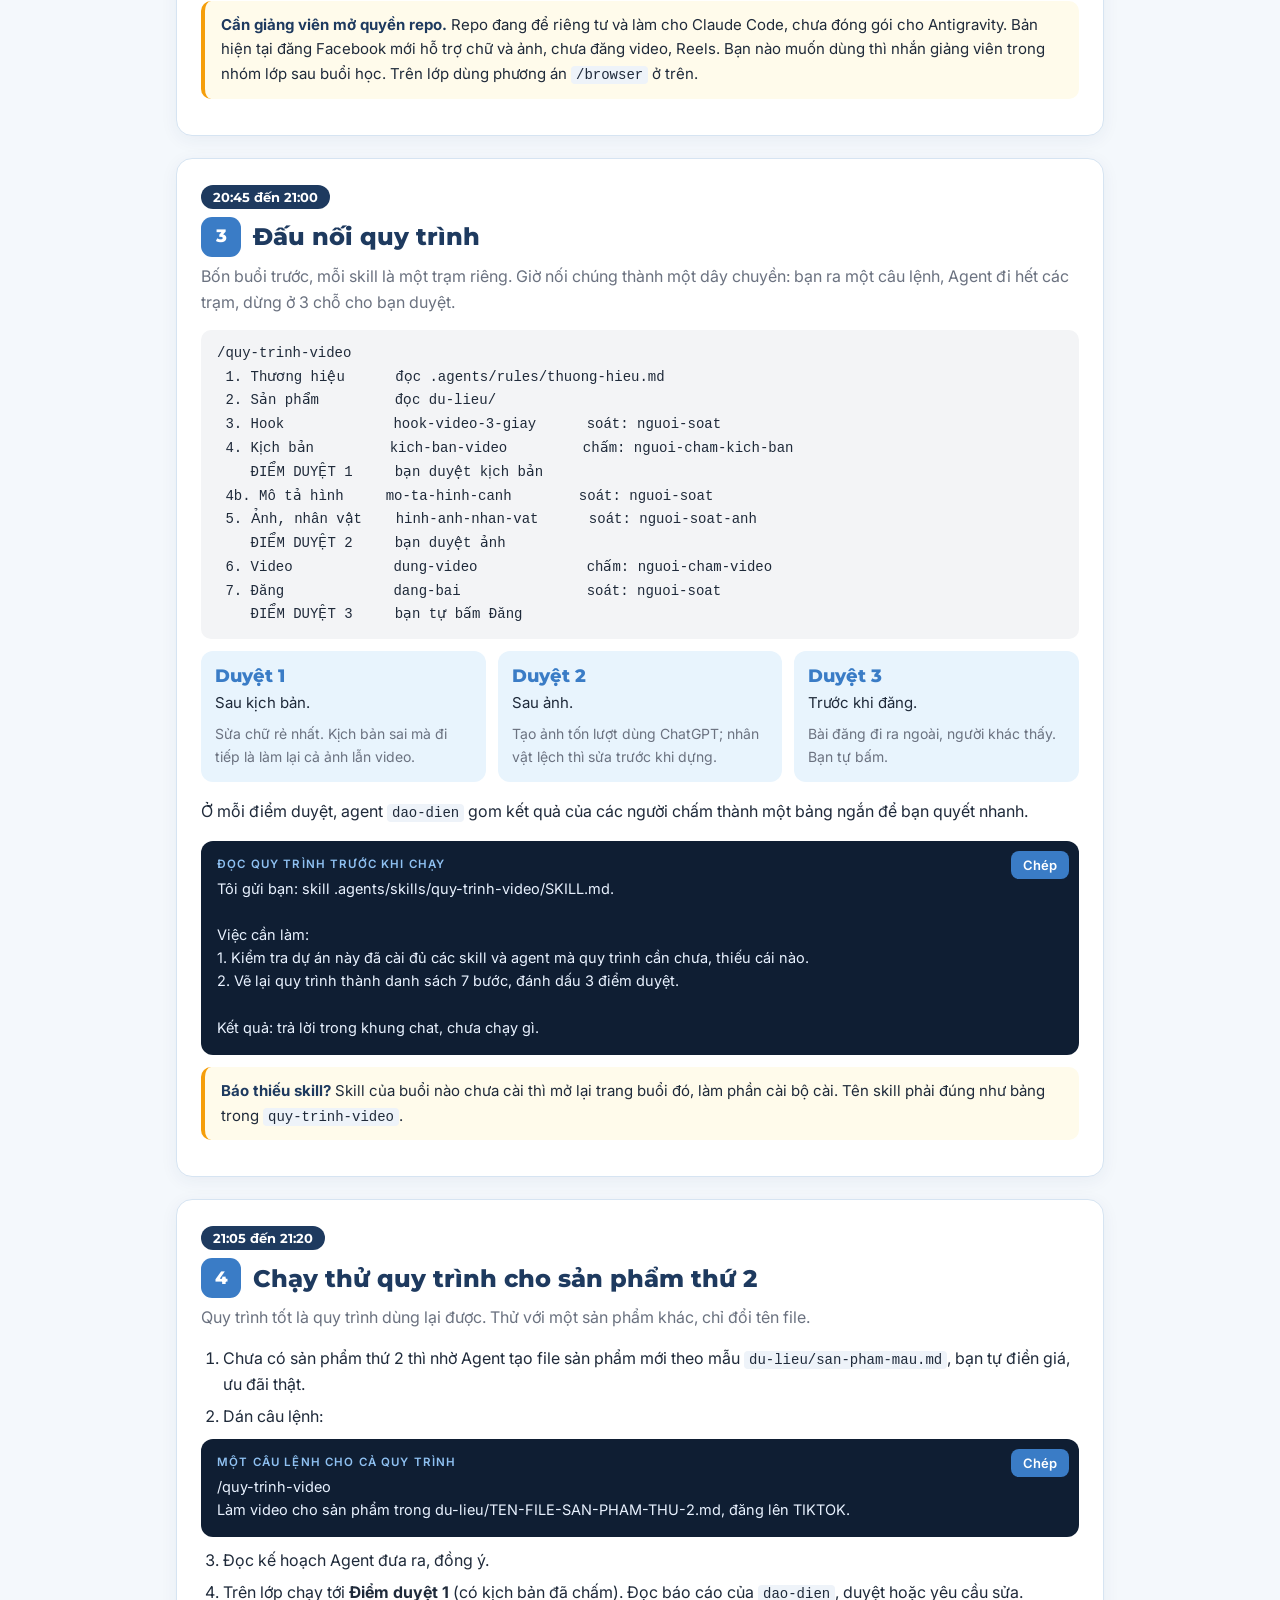
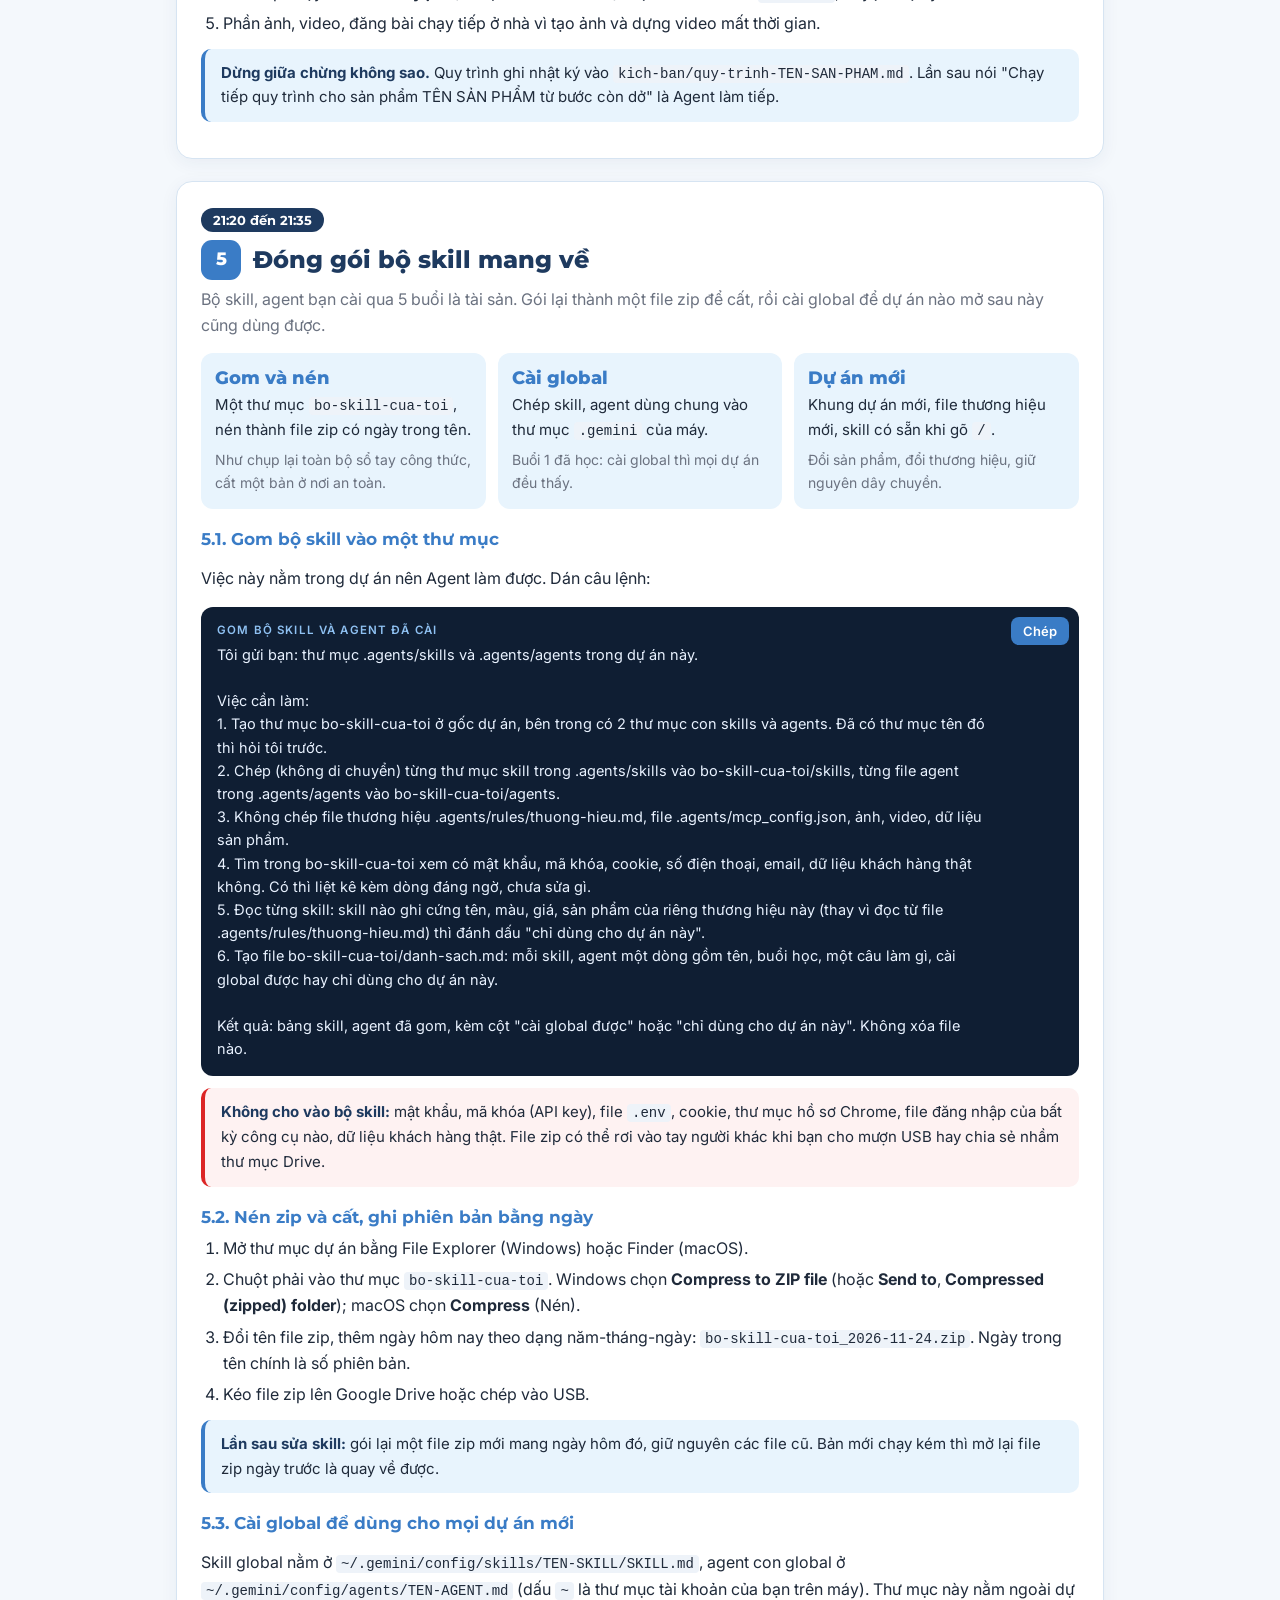
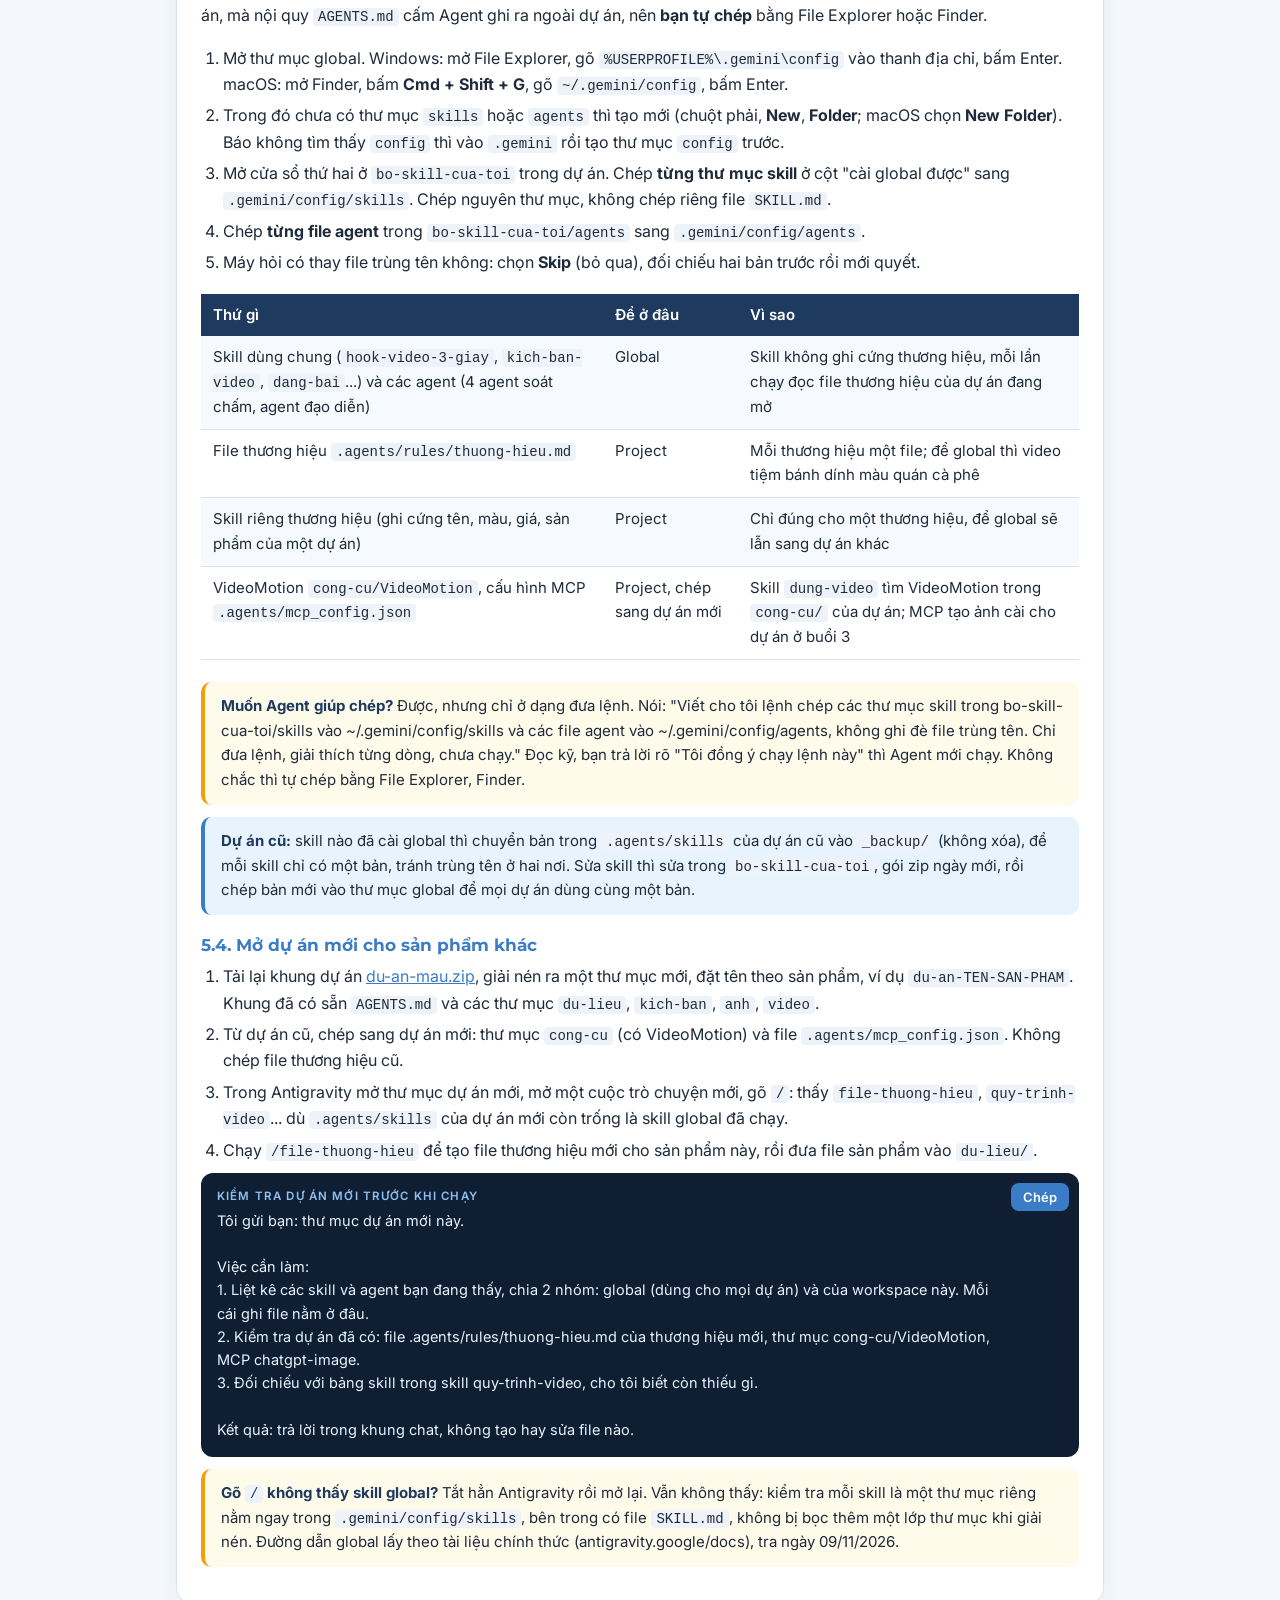
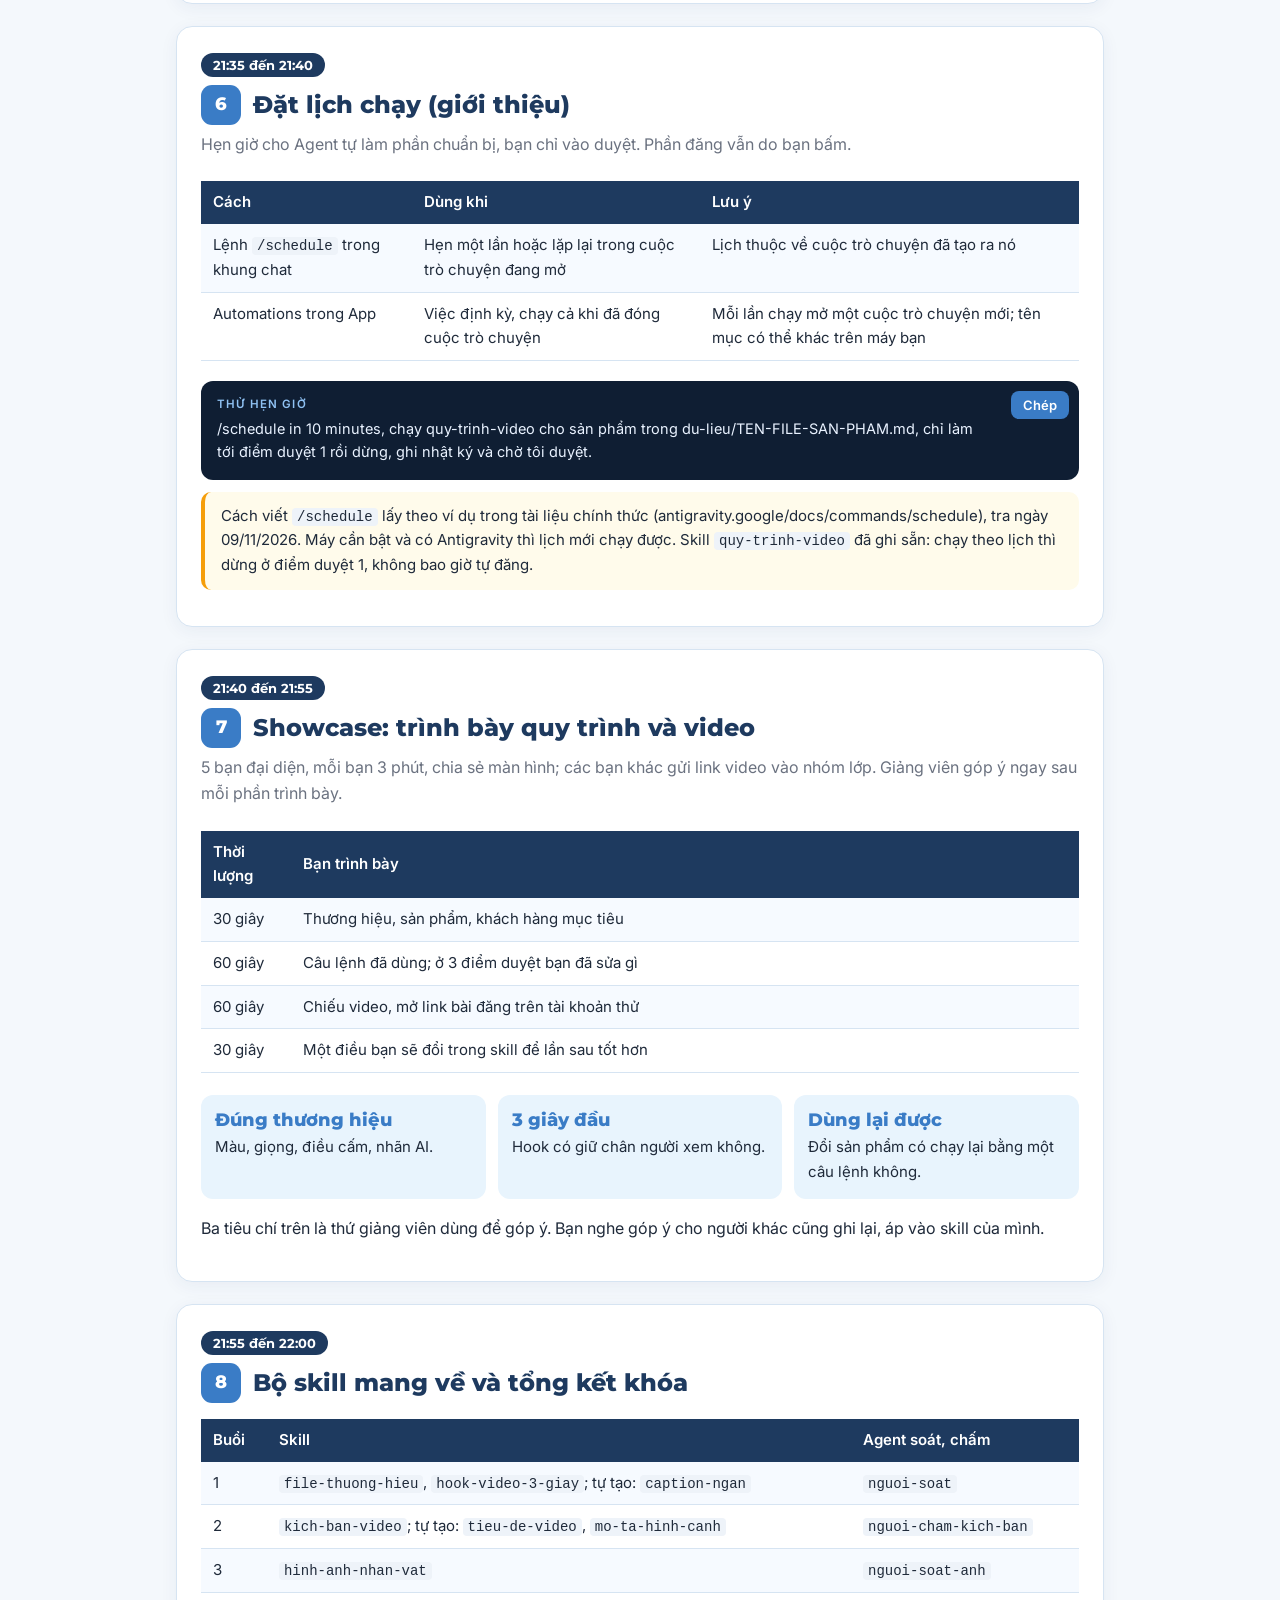
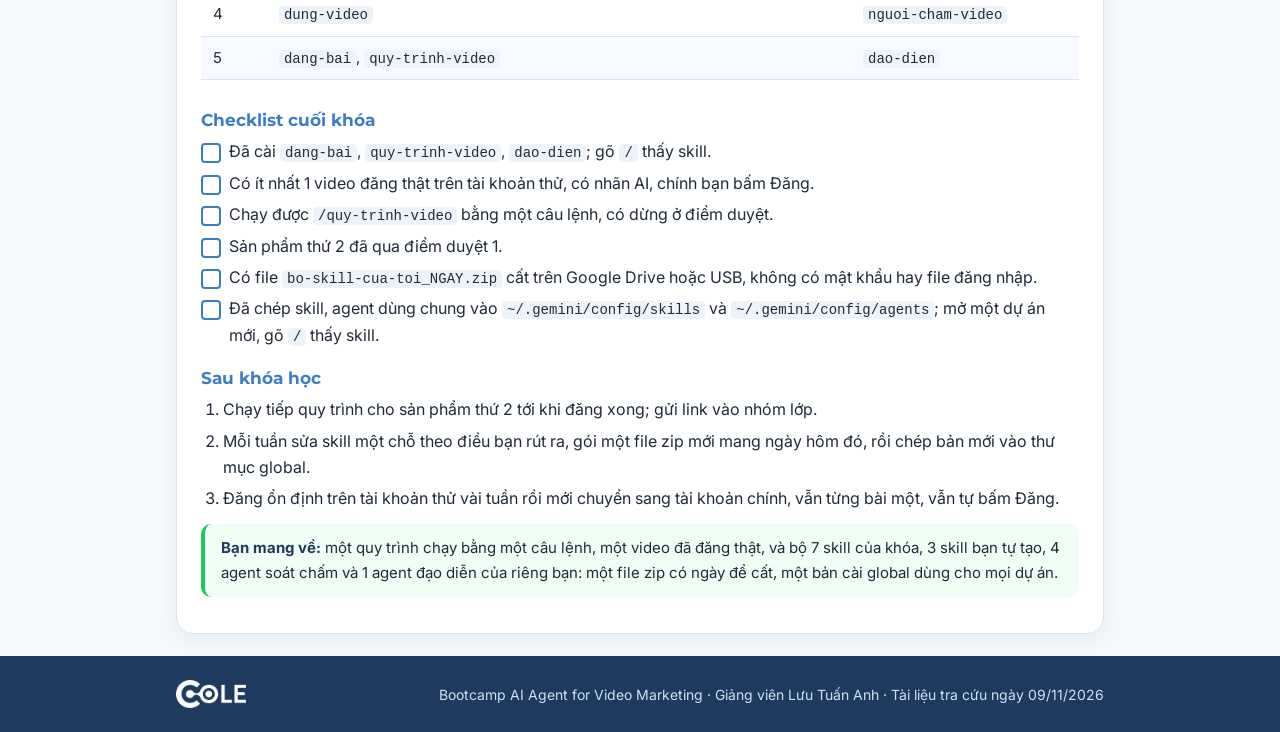
<file: buoi-5.html>
<!doctype html>
<html lang="vi">
<head>
<meta charset="utf-8">
<meta name="viewport" content="width=device-width, initial-scale=1">
<title>Buổi 5: Đăng bài tự động và đấu nối quy trình | Bootcamp AI Video</title>
<link href="https://fonts.googleapis.com/css2?family=Montserrat:wght@600;700;800&family=Inter:wght@400;500;600;700&display=swap" rel="stylesheet">
<link rel="stylesheet" href="assets/style.css">
</head>
<body>
<nav class="top"><div class="wrap">
  <a class="home" href="index.html">Bootcamp AI Video</a>
  <a href="chuan-bi.html">Chuẩn bị</a>
  <a href="buoi-1.html">Buổi 1</a>
  <a href="buoi-2.html">Buổi 2</a>
  <a href="buoi-3.html">Buổi 3</a>
  <a href="buoi-4.html">Buổi 4</a>
  <a href="buoi-5.html">Buổi 5</a>
</div></nav>

<header class="hero">
  <div class="wrap">
    <img class="logo" src="assets/logo-cole-trang.png" alt="Cole">
    <div><span class="nhan">Buổi 5 · Buổi cuối · Thực hành</span></div>
    <h1>Đăng bài tự động và đấu nối quy trình</h1>
    <p>Cho Agent mở trang đăng TikTok, Facebook, điền sẵn rồi dừng chờ bạn bấm Đăng. Nối 5 skill thành một quy trình chạy bằng một câu lệnh, đóng gói bộ skill mang về dùng cho mọi dự án, và trình bày sản phẩm cuối khóa.</p>
    <div class="chips">
      <span>Thời gian: <b>20:00 đến 22:00, thứ 3 24/11/2026</b></span>
      <a href="slide/buoi-5.html">Mở slide buổi 5</a>
      <a href="tai-ve/buoi-05.zip">Tải bộ cài buổi 5</a>
    </div>
  </div>
</header>

<main class="wrap">

  <section class="card">
    <h2>Lịch buổi học</h2>
    <div class="bang-cuon"><table>
      <tr><th style="width:130px">Giờ</th><th>Phần</th><th>Bạn làm ra</th></tr>
      <tr><td>20:00 đến 20:10</td><td><a href="#p0">0. Kiểm tra video buổi 4</a></td><td>Video MP4 đã qua người chấm</td></tr>
      <tr><td>20:10 đến 20:20</td><td><a href="#p1">1. Tải và cài bộ buổi 5</a></td><td>2 skill, 1 agent đã cài</td></tr>
      <tr><td>20:20 đến 20:45</td><td><a href="#p2">2. Đăng bài có duyệt</a></td><td>Video đăng thật trên tài khoản thử</td></tr>
      <tr><td>20:45 đến 21:00</td><td><a href="#p3">3. Đấu nối quy trình</a></td><td>Quy trình 1 câu lệnh, 3 điểm duyệt</td></tr>
      <tr><td>21:00 đến 21:05</td><td>Nghỉ</td><td></td></tr>
      <tr><td>21:05 đến 21:20</td><td><a href="#p4">4. Chạy thử cho sản phẩm thứ 2</a></td><td>Kịch bản sản phẩm thứ 2 qua điểm duyệt 1</td></tr>
      <tr><td>21:20 đến 21:35</td><td><a href="#p5">5. Đóng gói bộ skill mang về</a></td><td>File zip bộ skill, skill cài global, cách mở dự án mới</td></tr>
      <tr><td>21:35 đến 21:40</td><td><a href="#p6">6. Đặt lịch chạy (giới thiệu)</a></td><td>Biết cách hẹn giờ cho Agent</td></tr>
      <tr><td>21:40 đến 21:55</td><td><a href="#p7">7. Showcase</a></td><td>Trình bày quy trình và video, nhận góp ý</td></tr>
      <tr><td>21:55 đến 22:00</td><td><a href="#p8">8. Bộ skill mang về và tổng kết khóa</a></td><td>Checklist cuối khóa</td></tr>
    </table></div>
    <div class="note lam"><b>Cách đọc câu lệnh mẫu:</b> chữ IN HOA trong câu lệnh là chỗ bạn thay bằng thông tin của mình. Kết quả chưa ưng thì nói thẳng chỗ chưa ưng, không cần gõ lại cả câu lệnh.</div>
    <div class="note vang"><b>Chuẩn bị trước giờ học:</b> một tài khoản TikTok phụ và một Trang Facebook thử (hoặc tài khoản phụ), đã đăng nhập sẵn trên Google Chrome. Không dùng tài khoản bán hàng chính cho lần đăng đầu tiên.</div>
  </section>

  <!-- PHẦN 0 -->
  <section class="card" id="p0">
    <span class="phut">20:00 đến 20:10</span>
    <h2><span class="so">0</span>Kiểm tra video buổi 4</h2>
    <p class="dung">Buổi này cần một video đã hoàn chỉnh để đăng. Mở lại dự án video trong Antigravity rồi dán:</p>
    <div class="prompt"><span class="nhan-p">Kiểm tra đồ nghề trước buổi 5</span><button>Chép</button><p>Tôi gửi bạn: thư mục dự án này.

Việc cần làm:
1. Liệt kê các file video trong thư mục video/, kèm ngày tạo.
2. Liệt kê các skill trong .agents/skills và các agent trong .agents/agents.
3. Cho tôi biết video mới nhất đã được agent nguoi-cham-video chấm chưa, kết quả thế nào.

Kết quả: trả lời trong khung chat, không tạo hay sửa file nào.</p></div>
    <ul class="check">
      <li>Có ít nhất 1 file MP4 dọc 9:16 trong <code>video/</code>.</li>
      <li>Video đã qua <code>nguoi-cham-video</code> và đã sửa lỗi người chấm báo.</li>
      <li>Đã cài các skill buổi 1 tới buổi 4: <code>file-thuong-hieu</code>, <code>hook-video-3-giay</code>, <code>kich-ban-video</code>, <code>hinh-anh-nhan-vat</code>, <code>dung-video</code>.</li>
    </ul>
    <div class="note vang"><b>Chưa có video?</b> Không sao. Phần 2 bạn vẫn tập đăng được với video mẫu giảng viên gửi vào nhóm lớp (hoặc video của bạn cùng nhóm). Chép video đó vào thư mục <code>video/</code> của dự án, gọi agent <code>nguoi-cham-video</code> chấm trước, vì skill <code>dang-bai</code> chỉ đăng video đã qua người chấm. Video của bạn làm bù sau buổi học.</div>
  </section>

  <!-- PHẦN 1 -->
  <section class="card" id="p1">
    <span class="phut">20:10 đến 20:20</span>
    <h2><span class="so">1</span>Tải và cài bộ buổi 5</h2>
    <ol>
      <li>Tải <a href="tai-ve/buoi-05.zip">buoi-05.zip</a> về máy.</li>
      <li>Mở File Explorer, kéo file <code>buoi-05.zip</code> vào thư mục <code>bo-cai</code> trong dự án.</li>
      <li>Dán câu lệnh dưới đây vào Antigravity:</li>
    </ol>
    <div class="prompt"><span class="nhan-p">Giải nén và cài bộ buổi 5</span><button>Chép</button><p>Tôi gửi bạn: file bo-cai/buoi-05.zip, là bộ cài buổi 5 gồm thư mục skills (2 skill) và thư mục agents (1 agent).

Việc cần làm:
1. Giải nén file đó ngay trong thư mục bo-cai. Trong file zip đã có sẵn thư mục buoi-05, nên giải nén xong sẽ có bo-cai/buoi-05. Nói tôi biết bạn dùng lệnh gì, chờ tôi đồng ý rồi mới chạy.
2. Đọc từng file SKILL.md và file agent, tóm tắt mỗi cái làm gì trong một câu.
3. Chép từng thư mục trong bo-cai/buoi-05/skills vào .agents/skills.
4. Chép từng file trong bo-cai/buoi-05/agents vào .agents/agents.
5. Trùng tên thì hỏi tôi trước, không ghi đè. Không xóa file nào, kể cả file zip.
6. Kiểm tra lại sau khi chép.

Kết quả: báo tôi danh sách skill và agent đã cài, kèm đường dẫn.</p></div>
    <div class="bang-cuon"><table>
      <tr><th>Bộ buổi 5</th><th>Làm gì</th></tr>
      <tr><td><code>dang-bai</code> (skill)</td><td>Viết caption, hashtag, gắn nhãn AI, mở trang đăng, điền sẵn, dừng trước nút Đăng</td></tr>
      <tr><td><code>quy-trinh-video</code> (skill)</td><td>Chạy trọn 7 bước từ thương hiệu tới đăng bài, có 3 điểm duyệt</td></tr>
      <tr><td><code>dao-dien</code> (agent)</td><td>Chia việc cho các agent chấm, soát; gom thành báo cáo cho bạn duyệt; không tự đăng</td></tr>
    </table></div>
    <p>Cài xong, mở một cuộc trò chuyện mới. Gõ <code>/</code> trong khung chat, thấy <code>dang-bai</code> và <code>quy-trinh-video</code> là được.</p>
  </section>

  <!-- PHẦN 2 -->
  <section class="card" id="p2">
    <span class="phut">20:20 đến 20:45</span>
    <h2><span class="so">2</span>Đăng bài có duyệt</h2>
    <p class="dung">Agent làm hết phần chuẩn bị, tới nút Đăng thì dừng. Người bấm Đăng luôn là bạn.</p>
    <div class="luoi">
      <div><b>Agent làm</b>Viết caption, hashtag, mở TikTok Studio hoặc Meta Business Suite, chọn video, dán caption, bật nhãn AI.</div>
      <div><b>Agent dừng</b>Trước nút Đăng. Gặp trang đăng nhập hay captcha cũng dừng, báo bạn.</div>
      <div><b>Bạn làm</b>Đọc lại trang đăng trên trình duyệt, ưng thì tự bấm Đăng.<i>Giống thư ký soạn sẵn thư, sếp đọc rồi tự bấm Gửi.</i></div>
    </div>

    <h3>2.1. Cho Agent dùng trình duyệt (làm một lần)</h3>
    <p>Antigravity có sẵn một agent con tên <code>browser</code>, gọi bằng <code>/browser</code>, chuyên mở trang web và thao tác trên đó. Theo tài liệu chính thức, nó điều khiển chính Google Chrome đang mở trên máy bạn, nên dùng luôn các tài khoản bạn đã đăng nhập.</p>
    <ol>
      <li><b>Tạo một hồ sơ Chrome riêng cho việc đăng bài:</b> trong Chrome bấm ảnh đại diện góc phải trên, chọn <b>Thêm</b> (Add) để tạo hồ sơ mới. Trong hồ sơ này đăng nhập TikTok phụ và Facebook thử. Làm vậy Agent không thấy email, ngân hàng ở hồ sơ chính của bạn.</li>
      <li>Trong hồ sơ Chrome đó, gõ vào thanh địa chỉ <code>chrome://inspect/#remote-debugging</code>, bật <b>Allow remote debugging for this browser instance</b>.</li>
      <li>Trong Antigravity mở <b>Settings</b>, mục <b>Browser</b>, phần <b>Browser Actuation Rules</b>: chỉ cho phép <code>tiktok.com</code>, <code>facebook.com</code>, <code>business.facebook.com</code>.</li>
      <li>Lần đầu Agent kết nối, Chrome hỏi cho phép: bấm <b>Allow</b>.</li>
    </ol>
    <div class="prompt"><span class="nhan-p">Thử kết nối trình duyệt</span><button>Chép</button><p>/browser
Mở trang https://www.tiktok.com/tiktokstudio/upload rồi cho tôi biết trang đã đăng nhập chưa.
Chỉ xem, không bấm nút nào, không điền gì.</p></div>
    <div class="note vang">Tên mục cài đặt lấy theo tài liệu chính thức của Antigravity (antigravity.google/docs), tra ngày 09/11/2026; tên mục có thể khác trên máy bạn. Tài liệu ghi trình duyệt cần máy có Node.js: Agent báo thiếu Node.js thì tải bản LTS tại <a href="https://nodejs.org">nodejs.org</a>, cài như phần mềm thường. Bản App còn có trình duyệt dựng sẵn riêng, giữ phiên đăng nhập sau khi tắt mở lại; Agent mở trình duyệt đó thì bạn đăng nhập tài khoản phụ ngay trong đó.</div>
    <div class="note do"><b>Bạn tự đăng nhập, không bao giờ gõ mật khẩu vào khung chat.</b> Trang đòi đăng nhập thì Agent dừng, bạn tự gõ trên trình duyệt. Gặp captcha cũng tự làm hoặc bỏ qua, không nhờ Agent vượt.</div>

    <h3>2.2. Đăng bài đầu tiên</h3>
    <div class="prompt"><span class="nhan-p">Đăng video lên TikTok, dừng trước nút Đăng</span><button>Chép</button><p>/dang-bai
Tôi gửi bạn: video video/TEN-FILE-VIDEO.mp4, kịch bản trong thư mục kich-ban, sản phẩm trong du-lieu/TEN-FILE-SAN-PHAM.md.

Việc cần làm:
1. Viết 2 phương án caption và hashtag theo file thương hiệu, nhờ nguoi-soat soát, cho tôi chọn.
2. Dùng /browser mở TikTok Studio, chọn video, dán caption tôi đã chọn, bật nhãn nội dung AI.
3. Dừng trước nút Đăng, chụp màn hình trang đã điền.

Kết quả: bảng tóm tắt bài đăng để tôi duyệt. Tôi tự bấm Đăng.</p></div>
    <ol>
      <li>Đọc kỹ trang đăng trên Chrome: đúng video, đúng caption, nhãn AI đã bật, đúng tài khoản phụ.</li>
      <li>Ưng thì <b>bạn tự bấm Đăng</b>. Chép link bài đăng, dán lại cho Agent để nó ghi vào nhật ký.</li>
      <li>Muốn đăng Facebook hoặc Reels: nói "Giờ làm tương tự cho Facebook Reels qua Meta Business Suite". Mỗi kênh duyệt riêng một lần.</li>
    </ol>
    <div class="note lam"><b>Agent không chọn được file video?</b> Một số trang không cho công cụ tự chọn file. Khi đó Agent sẽ báo, bạn kéo thả file video từ thư mục <code>video/</code> vào trang đăng, rồi bảo Agent làm tiếp phần caption.</div>
    <div class="note xanh"><b>Nhãn nội dung AI:</b> TikTok và Facebook đều có mục tự khai báo nội dung tạo bằng AI khi đăng. Vị trí mục thay đổi theo bản cập nhật của từng nền tảng; Agent tìm không thấy thì bạn tự tìm, caption vẫn giữ dòng "Nội dung có sử dụng AI" theo file thương hiệu.</div>

    <h3>2.3. Tùy chọn: bộ công cụ browser-own-profile</h3>
    <p><code>browser-own-profile</code> là bộ công cụ giảng viên viết, chạy trên Chrome riêng đã đăng nhập, có sẵn lệnh đăng video TikTok Studio (dừng hỏi trước nút Post) và đăng bài Facebook có chữ kèm một ảnh.</p>
    <div class="note vang"><b>Cần giảng viên mở quyền repo.</b> Repo đang để riêng tư và làm cho Claude Code, chưa đóng gói cho Antigravity. Bản hiện tại đăng Facebook mới hỗ trợ chữ và ảnh, chưa đăng video, Reels. Bạn nào muốn dùng thì nhắn giảng viên trong nhóm lớp sau buổi học. Trên lớp dùng phương án <code>/browser</code> ở trên.</div>
  </section>

  <!-- PHẦN 3 -->
  <section class="card" id="p3">
    <span class="phut">20:45 đến 21:00</span>
    <h2><span class="so">3</span>Đấu nối quy trình</h2>
    <p class="dung">Bốn buổi trước, mỗi skill là một trạm riêng. Giờ nối chúng thành một dây chuyền: bạn ra một câu lệnh, Agent đi hết các trạm, dừng ở 3 chỗ cho bạn duyệt.</p>
    <div class="cay">/quy-trinh-video
 1. Thương hiệu      đọc .agents/rules/thuong-hieu.md
 2. Sản phẩm         đọc du-lieu/
 3. Hook             hook-video-3-giay      soát: nguoi-soat
 4. Kịch bản         kich-ban-video         chấm: nguoi-cham-kich-ban
    ĐIỂM DUYỆT 1     bạn duyệt kịch bản
 4b. Mô tả hình     mo-ta-hinh-canh        soát: nguoi-soat
 5. Ảnh, nhân vật    hinh-anh-nhan-vat      soát: nguoi-soat-anh
    ĐIỂM DUYỆT 2     bạn duyệt ảnh
 6. Video            dung-video             chấm: nguoi-cham-video
 7. Đăng             dang-bai               soát: nguoi-soat
    ĐIỂM DUYỆT 3     bạn tự bấm Đăng</div>
    <div class="luoi">
      <div><b>Duyệt 1</b>Sau kịch bản.<i>Sửa chữ rẻ nhất. Kịch bản sai mà đi tiếp là làm lại cả ảnh lẫn video.</i></div>
      <div><b>Duyệt 2</b>Sau ảnh.<i>Tạo ảnh tốn lượt dùng ChatGPT; nhân vật lệch thì sửa trước khi dựng.</i></div>
      <div><b>Duyệt 3</b>Trước khi đăng.<i>Bài đăng đi ra ngoài, người khác thấy. Bạn tự bấm.</i></div>
    </div>
    <p>Ở mỗi điểm duyệt, agent <code>dao-dien</code> gom kết quả của các người chấm thành một bảng ngắn để bạn quyết nhanh.</p>
    <div class="prompt"><span class="nhan-p">Đọc quy trình trước khi chạy</span><button>Chép</button><p>Tôi gửi bạn: skill .agents/skills/quy-trinh-video/SKILL.md.

Việc cần làm:
1. Kiểm tra dự án này đã cài đủ các skill và agent mà quy trình cần chưa, thiếu cái nào.
2. Vẽ lại quy trình thành danh sách 7 bước, đánh dấu 3 điểm duyệt.

Kết quả: trả lời trong khung chat, chưa chạy gì.</p></div>
    <div class="note vang"><b>Báo thiếu skill?</b> Skill của buổi nào chưa cài thì mở lại trang buổi đó, làm phần cài bộ cài. Tên skill phải đúng như bảng trong <code>quy-trinh-video</code>.</div>
  </section>

  <!-- PHẦN 4 -->
  <section class="card" id="p4">
    <span class="phut">21:05 đến 21:20</span>
    <h2><span class="so">4</span>Chạy thử quy trình cho sản phẩm thứ 2</h2>
    <p class="dung">Quy trình tốt là quy trình dùng lại được. Thử với một sản phẩm khác, chỉ đổi tên file.</p>
    <ol>
      <li>Chưa có sản phẩm thứ 2 thì nhờ Agent tạo file sản phẩm mới theo mẫu <code>du-lieu/san-pham-mau.md</code>, bạn tự điền giá, ưu đãi thật.</li>
      <li>Dán câu lệnh:</li>
    </ol>
    <div class="prompt"><span class="nhan-p">Một câu lệnh cho cả quy trình</span><button>Chép</button><p>/quy-trinh-video
Làm video cho sản phẩm trong du-lieu/TEN-FILE-SAN-PHAM-THU-2.md, đăng lên TIKTOK.</p></div>
    <ol start="3">
      <li>Đọc kế hoạch Agent đưa ra, đồng ý.</li>
      <li>Trên lớp chạy tới <b>Điểm duyệt 1</b> (có kịch bản đã chấm). Đọc báo cáo của <code>dao-dien</code>, duyệt hoặc yêu cầu sửa.</li>
      <li>Phần ảnh, video, đăng bài chạy tiếp ở nhà vì tạo ảnh và dựng video mất thời gian.</li>
    </ol>
    <div class="note lam"><b>Dừng giữa chừng không sao.</b> Quy trình ghi nhật ký vào <code>kich-ban/quy-trinh-TEN-SAN-PHAM.md</code>. Lần sau nói "Chạy tiếp quy trình cho sản phẩm TÊN SẢN PHẨM từ bước còn dở" là Agent làm tiếp.</div>
  </section>

  <!-- PHẦN 5 -->
  <section class="card" id="p5">
    <span class="phut">21:20 đến 21:35</span>
    <h2><span class="so">5</span>Đóng gói bộ skill mang về</h2>
    <p class="dung">Bộ skill, agent bạn cài qua 5 buổi là tài sản. Gói lại thành một file zip để cất, rồi cài global để dự án nào mở sau này cũng dùng được.</p>
    <div class="luoi">
      <div><b>Gom và nén</b>Một thư mục <code>bo-skill-cua-toi</code>, nén thành file zip có ngày trong tên.<i>Như chụp lại toàn bộ sổ tay công thức, cất một bản ở nơi an toàn.</i></div>
      <div><b>Cài global</b>Chép skill, agent dùng chung vào thư mục <code>.gemini</code> của máy.<i>Buổi 1 đã học: cài global thì mọi dự án đều thấy.</i></div>
      <div><b>Dự án mới</b>Khung dự án mới, file thương hiệu mới, skill có sẵn khi gõ <code>/</code>.<i>Đổi sản phẩm, đổi thương hiệu, giữ nguyên dây chuyền.</i></div>
    </div>

    <h3>5.1. Gom bộ skill vào một thư mục</h3>
    <p>Việc này nằm trong dự án nên Agent làm được. Dán câu lệnh:</p>
    <div class="prompt"><span class="nhan-p">Gom bộ skill và agent đã cài</span><button>Chép</button><p>Tôi gửi bạn: thư mục .agents/skills và .agents/agents trong dự án này.

Việc cần làm:
1. Tạo thư mục bo-skill-cua-toi ở gốc dự án, bên trong có 2 thư mục con skills và agents. Đã có thư mục tên đó thì hỏi tôi trước.
2. Chép (không di chuyển) từng thư mục skill trong .agents/skills vào bo-skill-cua-toi/skills, từng file agent trong .agents/agents vào bo-skill-cua-toi/agents.
3. Không chép file thương hiệu .agents/rules/thuong-hieu.md, file .agents/mcp_config.json, ảnh, video, dữ liệu sản phẩm.
4. Tìm trong bo-skill-cua-toi xem có mật khẩu, mã khóa, cookie, số điện thoại, email, dữ liệu khách hàng thật không. Có thì liệt kê kèm dòng đáng ngờ, chưa sửa gì.
5. Đọc từng skill: skill nào ghi cứng tên, màu, giá, sản phẩm của riêng thương hiệu này (thay vì đọc từ file .agents/rules/thuong-hieu.md) thì đánh dấu "chỉ dùng cho dự án này".
6. Tạo file bo-skill-cua-toi/danh-sach.md: mỗi skill, agent một dòng gồm tên, buổi học, một câu làm gì, cài global được hay chỉ dùng cho dự án này.

Kết quả: bảng skill, agent đã gom, kèm cột "cài global được" hoặc "chỉ dùng cho dự án này". Không xóa file nào.</p></div>
    <div class="note do"><b>Không cho vào bộ skill:</b> mật khẩu, mã khóa (API key), file <code>.env</code>, cookie, thư mục hồ sơ Chrome, file đăng nhập của bất kỳ công cụ nào, dữ liệu khách hàng thật. File zip có thể rơi vào tay người khác khi bạn cho mượn USB hay chia sẻ nhầm thư mục Drive.</div>

    <h3>5.2. Nén zip và cất, ghi phiên bản bằng ngày</h3>
    <ol>
      <li>Mở thư mục dự án bằng File Explorer (Windows) hoặc Finder (macOS).</li>
      <li>Chuột phải vào thư mục <code>bo-skill-cua-toi</code>. Windows chọn <b>Compress to ZIP file</b> (hoặc <b>Send to</b>, <b>Compressed (zipped) folder</b>); macOS chọn <b>Compress</b> (Nén).</li>
      <li>Đổi tên file zip, thêm ngày hôm nay theo dạng năm-tháng-ngày: <code>bo-skill-cua-toi_2026-11-24.zip</code>. Ngày trong tên chính là số phiên bản.</li>
      <li>Kéo file zip lên Google Drive hoặc chép vào USB.</li>
    </ol>
    <div class="note lam"><b>Lần sau sửa skill:</b> gói lại một file zip mới mang ngày hôm đó, giữ nguyên các file cũ. Bản mới chạy kém thì mở lại file zip ngày trước là quay về được.</div>

    <h3>5.3. Cài global để dùng cho mọi dự án mới</h3>
    <p>Skill global nằm ở <code>~/.gemini/config/skills/TEN-SKILL/SKILL.md</code>, agent con global ở <code>~/.gemini/config/agents/TEN-AGENT.md</code> (dấu <code>~</code> là thư mục tài khoản của bạn trên máy). Thư mục này nằm ngoài dự án, mà nội quy <code>AGENTS.md</code> cấm Agent ghi ra ngoài dự án, nên <b>bạn tự chép</b> bằng File Explorer hoặc Finder.</p>
    <ol>
      <li>Mở thư mục global. Windows: mở File Explorer, gõ <code>%USERPROFILE%\.gemini\config</code> vào thanh địa chỉ, bấm Enter. macOS: mở Finder, bấm <b>Cmd + Shift + G</b>, gõ <code>~/.gemini/config</code>, bấm Enter.</li>
      <li>Trong đó chưa có thư mục <code>skills</code> hoặc <code>agents</code> thì tạo mới (chuột phải, <b>New</b>, <b>Folder</b>; macOS chọn <b>New Folder</b>). Báo không tìm thấy <code>config</code> thì vào <code>.gemini</code> rồi tạo thư mục <code>config</code> trước.</li>
      <li>Mở cửa sổ thứ hai ở <code>bo-skill-cua-toi</code> trong dự án. Chép <b>từng thư mục skill</b> ở cột "cài global được" sang <code>.gemini/config/skills</code>. Chép nguyên thư mục, không chép riêng file <code>SKILL.md</code>.</li>
      <li>Chép <b>từng file agent</b> trong <code>bo-skill-cua-toi/agents</code> sang <code>.gemini/config/agents</code>.</li>
      <li>Máy hỏi có thay file trùng tên không: chọn <b>Skip</b> (bỏ qua), đối chiếu hai bản trước rồi mới quyết.</li>
    </ol>
    <div class="bang-cuon"><table>
      <tr><th>Thứ gì</th><th>Để ở đâu</th><th>Vì sao</th></tr>
      <tr><td>Skill dùng chung (<code>hook-video-3-giay</code>, <code>kich-ban-video</code>, <code>dang-bai</code>...) và các agent (4 agent soát chấm, agent đạo diễn)</td><td>Global</td><td>Skill không ghi cứng thương hiệu, mỗi lần chạy đọc file thương hiệu của dự án đang mở</td></tr>
      <tr><td>File thương hiệu <code>.agents/rules/thuong-hieu.md</code></td><td>Project</td><td>Mỗi thương hiệu một file; để global thì video tiệm bánh dính màu quán cà phê</td></tr>
      <tr><td>Skill riêng thương hiệu (ghi cứng tên, màu, giá, sản phẩm của một dự án)</td><td>Project</td><td>Chỉ đúng cho một thương hiệu, để global sẽ lẫn sang dự án khác</td></tr>
      <tr><td>VideoMotion <code>cong-cu/VideoMotion</code>, cấu hình MCP <code>.agents/mcp_config.json</code></td><td>Project, chép sang dự án mới</td><td>Skill <code>dung-video</code> tìm VideoMotion trong <code>cong-cu/</code> của dự án; MCP tạo ảnh cài cho dự án ở buổi 3</td></tr>
    </table></div>
    <div class="note vang"><b>Muốn Agent giúp chép?</b> Được, nhưng chỉ ở dạng đưa lệnh. Nói: "Viết cho tôi lệnh chép các thư mục skill trong bo-skill-cua-toi/skills vào ~/.gemini/config/skills và các file agent vào ~/.gemini/config/agents, không ghi đè file trùng tên. Chỉ đưa lệnh, giải thích từng dòng, chưa chạy." Đọc kỹ, bạn trả lời rõ "Tôi đồng ý chạy lệnh này" thì Agent mới chạy. Không chắc thì tự chép bằng File Explorer, Finder.</div>
    <div class="note lam"><b>Dự án cũ:</b> skill nào đã cài global thì chuyển bản trong <code>.agents/skills</code> của dự án cũ vào <code>_backup/</code> (không xóa), để mỗi skill chỉ có một bản, tránh trùng tên ở hai nơi. Sửa skill thì sửa trong <code>bo-skill-cua-toi</code>, gói zip ngày mới, rồi chép bản mới vào thư mục global để mọi dự án dùng cùng một bản.</div>

    <h3>5.4. Mở dự án mới cho sản phẩm khác</h3>
    <ol>
      <li>Tải lại khung dự án <a href="tai-ve/du-an-mau.zip">du-an-mau.zip</a>, giải nén ra một thư mục mới, đặt tên theo sản phẩm, ví dụ <code>du-an-TEN-SAN-PHAM</code>. Khung đã có sẵn <code>AGENTS.md</code> và các thư mục <code>du-lieu</code>, <code>kich-ban</code>, <code>anh</code>, <code>video</code>.</li>
      <li>Từ dự án cũ, chép sang dự án mới: thư mục <code>cong-cu</code> (có VideoMotion) và file <code>.agents/mcp_config.json</code>. Không chép file thương hiệu cũ.</li>
      <li>Trong Antigravity mở thư mục dự án mới, mở một cuộc trò chuyện mới, gõ <code>/</code>: thấy <code>file-thuong-hieu</code>, <code>quy-trinh-video</code>... dù <code>.agents/skills</code> của dự án mới còn trống là skill global đã chạy.</li>
      <li>Chạy <code>/file-thuong-hieu</code> để tạo file thương hiệu mới cho sản phẩm này, rồi đưa file sản phẩm vào <code>du-lieu/</code>.</li>
    </ol>
    <div class="prompt"><span class="nhan-p">Kiểm tra dự án mới trước khi chạy</span><button>Chép</button><p>Tôi gửi bạn: thư mục dự án mới này.

Việc cần làm:
1. Liệt kê các skill và agent bạn đang thấy, chia 2 nhóm: global (dùng cho mọi dự án) và của workspace này. Mỗi cái ghi file nằm ở đâu.
2. Kiểm tra dự án đã có: file .agents/rules/thuong-hieu.md của thương hiệu mới, thư mục cong-cu/VideoMotion, MCP chatgpt-image.
3. Đối chiếu với bảng skill trong skill quy-trinh-video, cho tôi biết còn thiếu gì.

Kết quả: trả lời trong khung chat, không tạo hay sửa file nào.</p></div>
    <div class="note vang"><b>Gõ <code>/</code> không thấy skill global?</b> Tắt hẳn Antigravity rồi mở lại. Vẫn không thấy: kiểm tra mỗi skill là một thư mục riêng nằm ngay trong <code>.gemini/config/skills</code>, bên trong có file <code>SKILL.md</code>, không bị bọc thêm một lớp thư mục khi giải nén. Đường dẫn global lấy theo tài liệu chính thức (antigravity.google/docs), tra ngày 09/11/2026.</div>
  </section>

  <!-- PHẦN 6 -->
  <section class="card" id="p6">
    <span class="phut">21:35 đến 21:40</span>
    <h2><span class="so">6</span>Đặt lịch chạy (giới thiệu)</h2>
    <p class="dung">Hẹn giờ cho Agent tự làm phần chuẩn bị, bạn chỉ vào duyệt. Phần đăng vẫn do bạn bấm.</p>
    <div class="bang-cuon"><table>
      <tr><th>Cách</th><th>Dùng khi</th><th>Lưu ý</th></tr>
      <tr><td>Lệnh <code>/schedule</code> trong khung chat</td><td>Hẹn một lần hoặc lặp lại trong cuộc trò chuyện đang mở</td><td>Lịch thuộc về cuộc trò chuyện đã tạo ra nó</td></tr>
      <tr><td>Automations trong App</td><td>Việc định kỳ, chạy cả khi đã đóng cuộc trò chuyện</td><td>Mỗi lần chạy mở một cuộc trò chuyện mới; tên mục có thể khác trên máy bạn</td></tr>
    </table></div>
    <div class="prompt"><span class="nhan-p">Thử hẹn giờ</span><button>Chép</button><p>/schedule in 10 minutes, chạy quy-trinh-video cho sản phẩm trong du-lieu/TEN-FILE-SAN-PHAM.md, chỉ làm tới điểm duyệt 1 rồi dừng, ghi nhật ký và chờ tôi duyệt.</p></div>
    <div class="note vang">Cách viết <code>/schedule</code> lấy theo ví dụ trong tài liệu chính thức (antigravity.google/docs/commands/schedule), tra ngày 09/11/2026. Máy cần bật và có Antigravity thì lịch mới chạy được. Skill <code>quy-trinh-video</code> đã ghi sẵn: chạy theo lịch thì dừng ở điểm duyệt 1, không bao giờ tự đăng.</div>
  </section>

  <!-- PHẦN 7 -->
  <section class="card" id="p7">
    <span class="phut">21:40 đến 21:55</span>
    <h2><span class="so">7</span>Showcase: trình bày quy trình và video</h2>
    <p class="dung">5 bạn đại diện, mỗi bạn 3 phút, chia sẻ màn hình; các bạn khác gửi link video vào nhóm lớp. Giảng viên góp ý ngay sau mỗi phần trình bày.</p>
    <div class="bang-cuon"><table>
      <tr><th style="width:90px">Thời lượng</th><th>Bạn trình bày</th></tr>
      <tr><td>30 giây</td><td>Thương hiệu, sản phẩm, khách hàng mục tiêu</td></tr>
      <tr><td>60 giây</td><td>Câu lệnh đã dùng; ở 3 điểm duyệt bạn đã sửa gì</td></tr>
      <tr><td>60 giây</td><td>Chiếu video, mở link bài đăng trên tài khoản thử</td></tr>
      <tr><td>30 giây</td><td>Một điều bạn sẽ đổi trong skill để lần sau tốt hơn</td></tr>
    </table></div>
    <div class="luoi">
      <div><b>Đúng thương hiệu</b>Màu, giọng, điều cấm, nhãn AI.</div>
      <div><b>3 giây đầu</b>Hook có giữ chân người xem không.</div>
      <div><b>Dùng lại được</b>Đổi sản phẩm có chạy lại bằng một câu lệnh không.</div>
    </div>
    <p>Ba tiêu chí trên là thứ giảng viên dùng để góp ý. Bạn nghe góp ý cho người khác cũng ghi lại, áp vào skill của mình.</p>
  </section>

  <!-- PHẦN 8 -->
  <section class="card" id="p8">
    <span class="phut">21:55 đến 22:00</span>
    <h2><span class="so">8</span>Bộ skill mang về và tổng kết khóa</h2>
    <div class="bang-cuon"><table>
      <tr><th>Buổi</th><th>Skill</th><th>Agent soát, chấm</th></tr>
      <tr><td>1</td><td><code>file-thuong-hieu</code>, <code>hook-video-3-giay</code>; tự tạo: <code>caption-ngan</code></td><td><code>nguoi-soat</code></td></tr>
      <tr><td>2</td><td><code>kich-ban-video</code>; tự tạo: <code>tieu-de-video</code>, <code>mo-ta-hinh-canh</code></td><td><code>nguoi-cham-kich-ban</code></td></tr>
      <tr><td>3</td><td><code>hinh-anh-nhan-vat</code></td><td><code>nguoi-soat-anh</code></td></tr>
      <tr><td>4</td><td><code>dung-video</code></td><td><code>nguoi-cham-video</code></td></tr>
      <tr><td>5</td><td><code>dang-bai</code>, <code>quy-trinh-video</code></td><td><code>dao-dien</code></td></tr>
    </table></div>
    <h3>Checklist cuối khóa</h3>
    <ul class="check">
      <li>Đã cài <code>dang-bai</code>, <code>quy-trinh-video</code>, <code>dao-dien</code>; gõ <code>/</code> thấy skill.</li>
      <li>Có ít nhất 1 video đăng thật trên tài khoản thử, có nhãn AI, chính bạn bấm Đăng.</li>
      <li>Chạy được <code>/quy-trinh-video</code> bằng một câu lệnh, có dừng ở điểm duyệt.</li>
      <li>Sản phẩm thứ 2 đã qua điểm duyệt 1.</li>
      <li>Có file <code>bo-skill-cua-toi_NGAY.zip</code> cất trên Google Drive hoặc USB, không có mật khẩu hay file đăng nhập.</li>
      <li>Đã chép skill, agent dùng chung vào <code>~/.gemini/config/skills</code> và <code>~/.gemini/config/agents</code>; mở một dự án mới, gõ <code>/</code> thấy skill.</li>
    </ul>
    <h3>Sau khóa học</h3>
    <ol>
      <li>Chạy tiếp quy trình cho sản phẩm thứ 2 tới khi đăng xong; gửi link vào nhóm lớp.</li>
      <li>Mỗi tuần sửa skill một chỗ theo điều bạn rút ra, gói một file zip mới mang ngày hôm đó, rồi chép bản mới vào thư mục global.</li>
      <li>Đăng ổn định trên tài khoản thử vài tuần rồi mới chuyển sang tài khoản chính, vẫn từng bài một, vẫn tự bấm Đăng.</li>
    </ol>
    <div class="note xanh"><b>Bạn mang về:</b> một quy trình chạy bằng một câu lệnh, một video đã đăng thật, và bộ 7 skill của khóa, 3 skill bạn tự tạo, 4 agent soát chấm và 1 agent đạo diễn của riêng bạn: một file zip có ngày để cất, một bản cài global dùng cho mọi dự án.</div>
  </section>

</main>

<footer><div class="wrap">
  <img src="assets/logo-cole-trang.png" alt="Cole">
  <span>Bootcamp AI Agent for Video Marketing · Giảng viên Lưu Tuấn Anh · Tài liệu tra cứu ngày 09/11/2026</span>
</div></footer>
<script src="assets/app.js"></script>
</body>
</html>
</file>
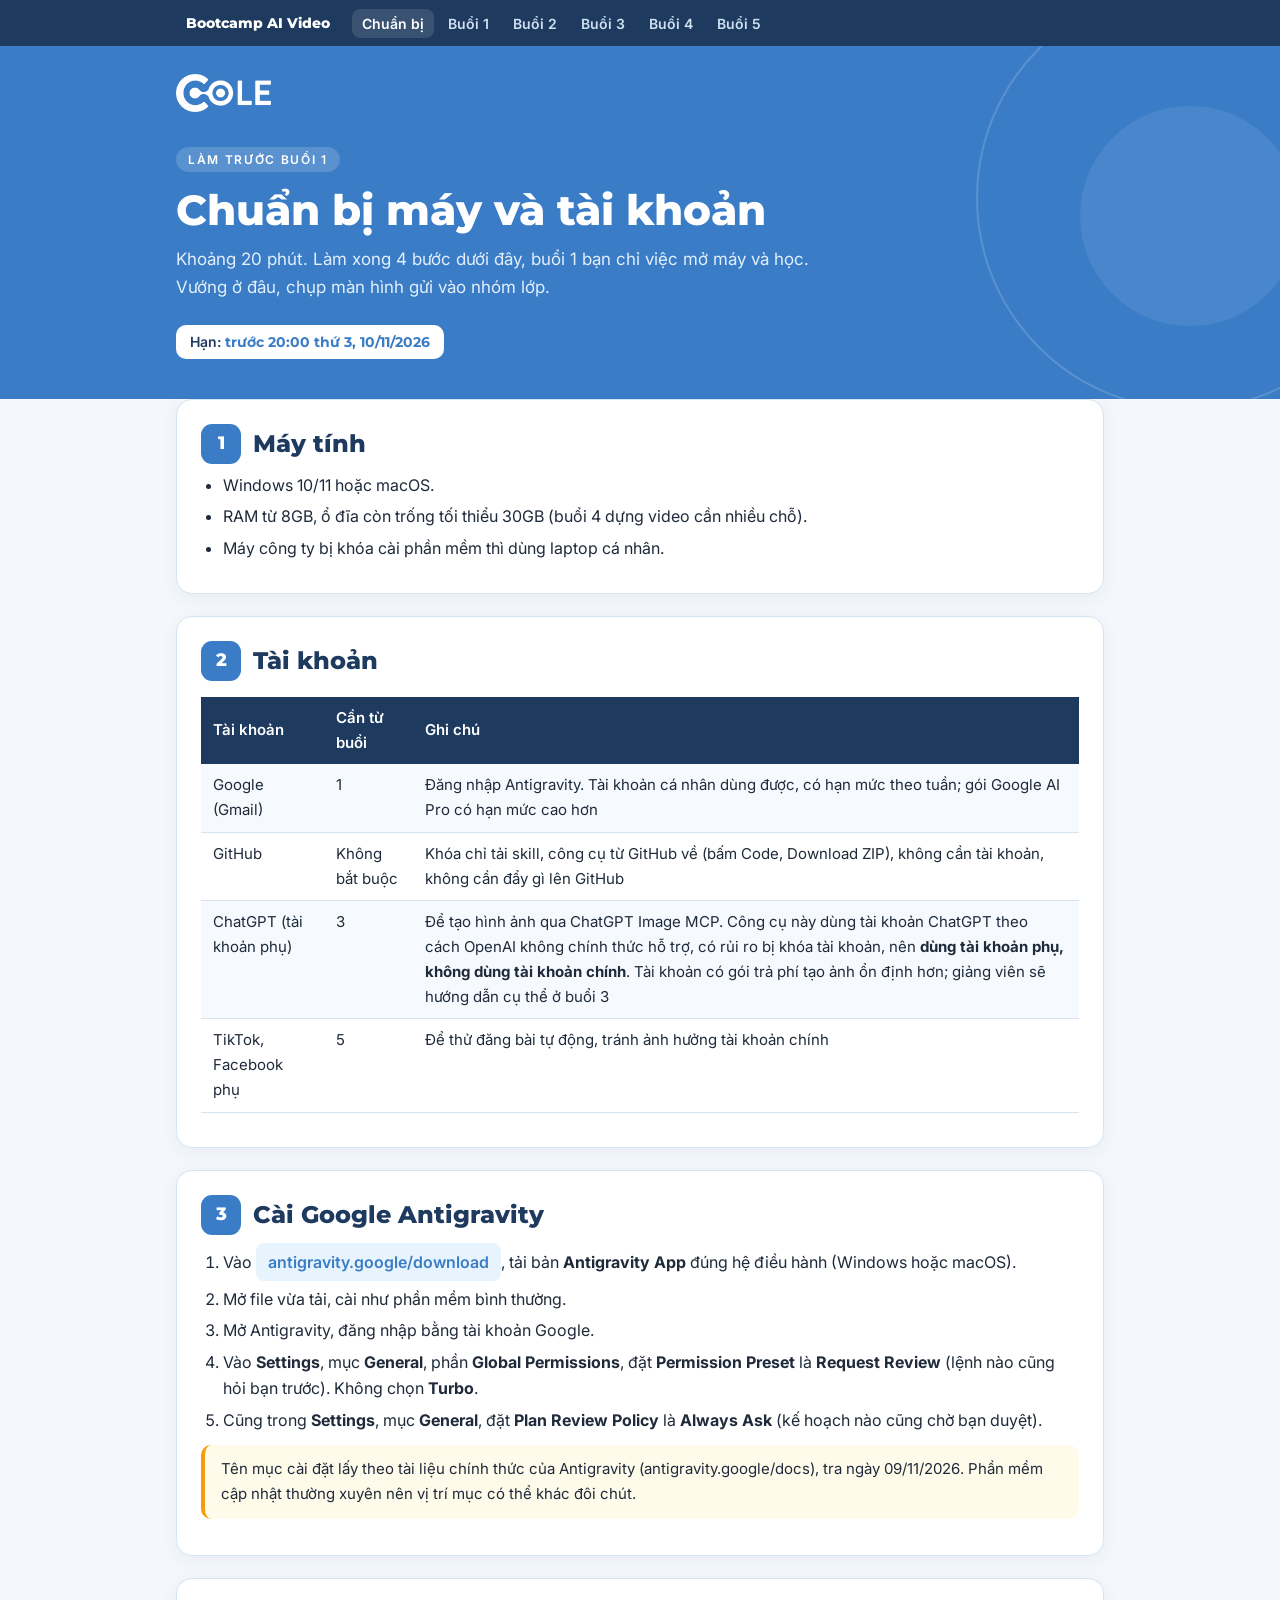
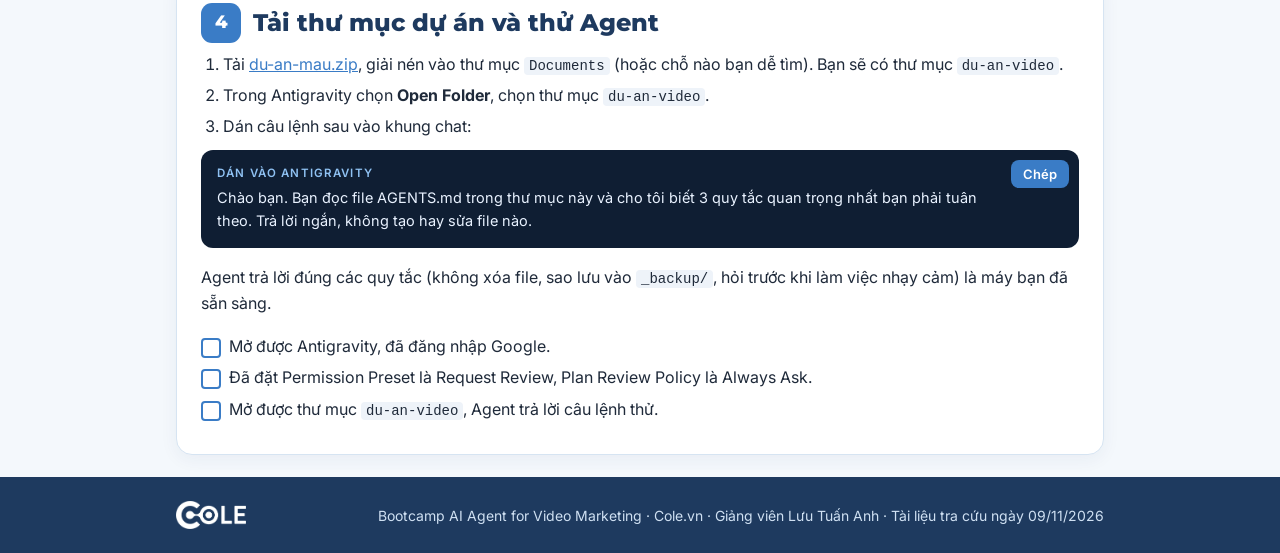
<file: chuan-bi.html>
<!doctype html>
<html lang="vi">
<head>
<meta charset="utf-8">
<meta name="viewport" content="width=device-width, initial-scale=1">
<title>Chuẩn bị trước buổi 1 | Bootcamp AI Video</title>
<link href="https://fonts.googleapis.com/css2?family=Montserrat:wght@600;700;800&family=Inter:wght@400;500;600;700&display=swap" rel="stylesheet">
<link rel="stylesheet" href="assets/style.css">
</head>
<body>
<nav class="top"><div class="wrap">
  <a class="home" href="index.html">Bootcamp AI Video</a>
  <a href="chuan-bi.html">Chuẩn bị</a>
  <a href="buoi-1.html">Buổi 1</a>
  <a href="buoi-2.html">Buổi 2</a>
  <a href="buoi-3.html">Buổi 3</a>
  <a href="buoi-4.html">Buổi 4</a>
  <a href="buoi-5.html">Buổi 5</a>
</div></nav>

<header class="hero">
  <div class="wrap">
    <img class="logo" src="assets/logo-cole-trang.png" alt="Cole">
    <div><span class="nhan">Làm trước buổi 1</span></div>
    <h1>Chuẩn bị máy và tài khoản</h1>
    <p>Khoảng 20 phút. Làm xong 4 bước dưới đây, buổi 1 bạn chỉ việc mở máy và học. Vướng ở đâu, chụp màn hình gửi vào nhóm lớp.</p>
    <div class="chips">
      <span>Hạn: <b>trước 20:00 thứ 3, 10/11/2026</b></span>
    </div>
  </div>
</header>

<main class="wrap">

  <section class="card">
    <h2><span class="so">1</span>Máy tính</h2>
    <ul>
      <li>Windows 10/11 hoặc macOS.</li>
      <li>RAM từ 8GB, ổ đĩa còn trống tối thiểu 30GB (buổi 4 dựng video cần nhiều chỗ).</li>
      <li>Máy công ty bị khóa cài phần mềm thì dùng laptop cá nhân.</li>
    </ul>
  </section>

  <section class="card">
    <h2><span class="so">2</span>Tài khoản</h2>
    <div class="bang-cuon"><table>
      <tr><th>Tài khoản</th><th>Cần từ buổi</th><th>Ghi chú</th></tr>
      <tr><td>Google (Gmail)</td><td>1</td><td>Đăng nhập Antigravity. Tài khoản cá nhân dùng được, có hạn mức theo tuần; gói Google AI Pro có hạn mức cao hơn</td></tr>
      <tr><td>GitHub</td><td>Không bắt buộc</td><td>Khóa chỉ tải skill, công cụ từ GitHub về (bấm Code, Download ZIP), không cần tài khoản, không cần đẩy gì lên GitHub</td></tr>
      <tr><td>ChatGPT (tài khoản phụ)</td><td>3</td><td>Để tạo hình ảnh qua ChatGPT Image MCP. Công cụ này dùng tài khoản ChatGPT theo cách OpenAI không chính thức hỗ trợ, có rủi ro bị khóa tài khoản, nên <b>dùng tài khoản phụ, không dùng tài khoản chính</b>. Tài khoản có gói trả phí tạo ảnh ổn định hơn; giảng viên sẽ hướng dẫn cụ thể ở buổi 3</td></tr>
      <tr><td>TikTok, Facebook phụ</td><td>5</td><td>Để thử đăng bài tự động, tránh ảnh hưởng tài khoản chính</td></tr>
    </table></div>
  </section>

  <section class="card">
    <h2><span class="so">3</span>Cài Google Antigravity</h2>
    <ol>
      <li>Vào <a class="link" href="https://antigravity.google/download">antigravity.google/download</a>, tải bản <b>Antigravity App</b> đúng hệ điều hành (Windows hoặc macOS).</li>
      <li>Mở file vừa tải, cài như phần mềm bình thường.</li>
      <li>Mở Antigravity, đăng nhập bằng tài khoản Google.</li>
      <li>Vào <b>Settings</b>, mục <b>General</b>, phần <b>Global Permissions</b>, đặt <b>Permission Preset</b> là <b>Request Review</b> (lệnh nào cũng hỏi bạn trước). Không chọn <b>Turbo</b>.</li>
      <li>Cũng trong <b>Settings</b>, mục <b>General</b>, đặt <b>Plan Review Policy</b> là <b>Always Ask</b> (kế hoạch nào cũng chờ bạn duyệt).</li>
    </ol>
    <div class="note vang">Tên mục cài đặt lấy theo tài liệu chính thức của Antigravity (antigravity.google/docs), tra ngày 09/11/2026. Phần mềm cập nhật thường xuyên nên vị trí mục có thể khác đôi chút.</div>
  </section>

  <section class="card">
    <h2><span class="so">4</span>Tải thư mục dự án và thử Agent</h2>
    <ol>
      <li>Tải <a href="tai-ve/du-an-mau.zip">du-an-mau.zip</a>, giải nén vào thư mục <code>Documents</code> (hoặc chỗ nào bạn dễ tìm). Bạn sẽ có thư mục <code>du-an-video</code>.</li>
      <li>Trong Antigravity chọn <b>Open Folder</b>, chọn thư mục <code>du-an-video</code>.</li>
      <li>Dán câu lệnh sau vào khung chat:</li>
    </ol>
    <div class="prompt"><span class="nhan-p">Dán vào Antigravity</span><button>Chép</button><p>Chào bạn. Bạn đọc file AGENTS.md trong thư mục này và cho tôi biết 3 quy tắc quan trọng nhất bạn phải tuân theo. Trả lời ngắn, không tạo hay sửa file nào.</p></div>
    <p>Agent trả lời đúng các quy tắc (không xóa file, sao lưu vào <code>_backup/</code>, hỏi trước khi làm việc nhạy cảm) là máy bạn đã sẵn sàng.</p>
    <ul class="check">
      <li>Mở được Antigravity, đã đăng nhập Google.</li>
      <li>Đã đặt Permission Preset là Request Review, Plan Review Policy là Always Ask.</li>
      <li>Mở được thư mục <code>du-an-video</code>, Agent trả lời câu lệnh thử.</li>
    </ul>
  </section>

</main>

<footer><div class="wrap">
  <img src="assets/logo-cole-trang.png" alt="Cole">
  <span>Bootcamp AI Agent for Video Marketing · Cole.vn · Giảng viên Lưu Tuấn Anh · Tài liệu tra cứu ngày 09/11/2026</span>
</div></footer>
<script src="assets/app.js"></script>
</body>
</html>
</file>
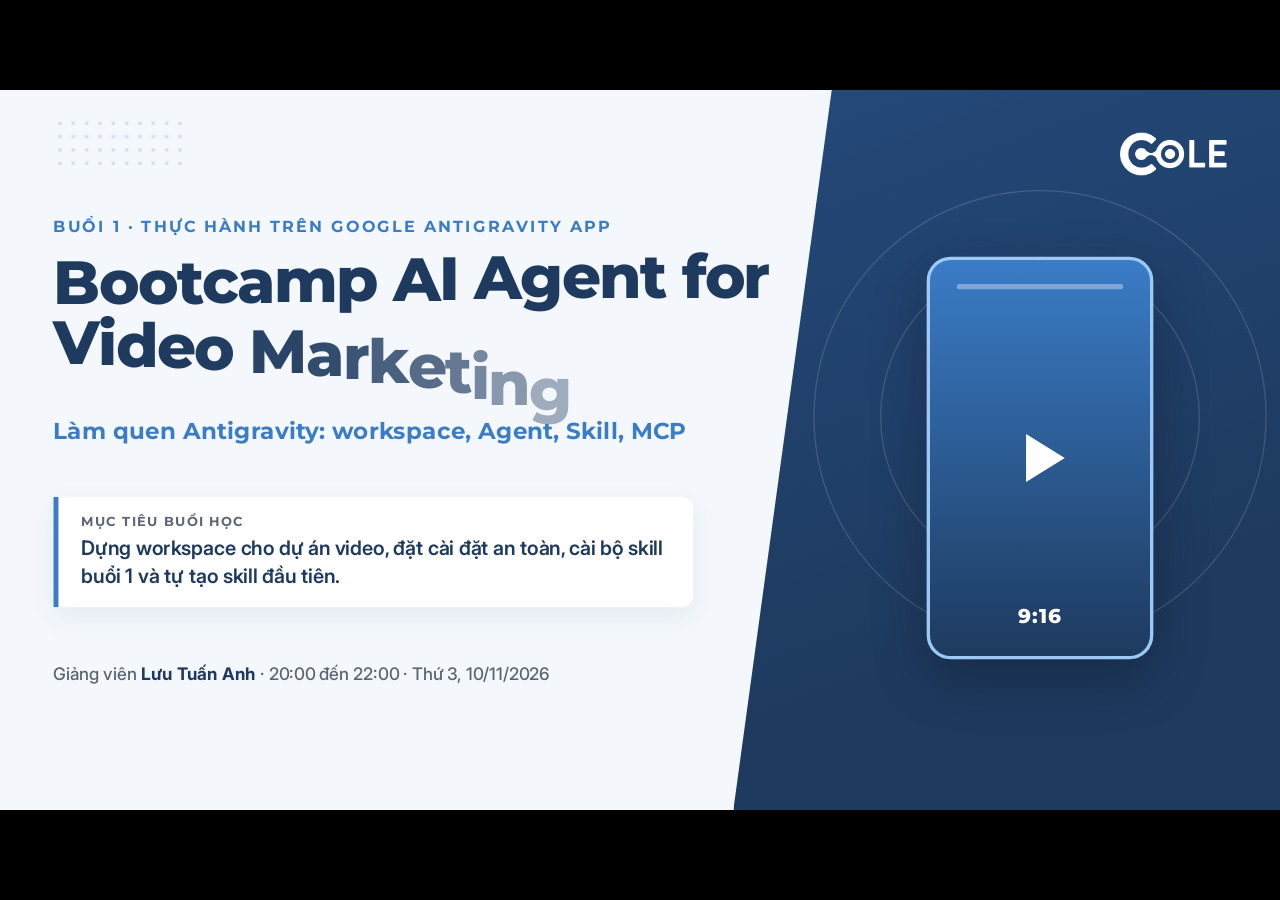
<file: slide/buoi-1.html>
<!doctype html>
<html lang="vi">
<head>
<meta charset="utf-8">
<meta name="viewport" content="width=device-width,initial-scale=1">
<title>Buổi 1: Làm quen Antigravity, workspace, Agent, Skill, MCP | Bootcamp AI Video</title>
<link href="https://fonts.googleapis.com/css2?family=Montserrat:wght@600;700;800&family=Inter:wght@400;500;600;700&family=JetBrains+Mono:wght@500;700&display=swap" rel="stylesheet">
<style>
.sm-stage{
  --blue:#3A7CC6; --dark:#1E3A5F; --light:#E8F4FD; --sky:#5BA3E6; --gray:#5B6573; --line:#cfe0f2;
  --bg:#F4F8FC; --text:#1f2a3a; --warn:#C2410C; --ok:#15803D; --amber:#F59E0B;
  --fd:'Montserrat',Arial,sans-serif; --fb:'Inter',Arial,sans-serif; --fm:'JetBrains Mono',Consolas,monospace;
  background:var(--bg); color:var(--text); font-family:var(--fb);
}
.slide{background:var(--bg) radial-gradient(1200px 700px at 100% 0%, rgba(91,163,230,.16), transparent 60%) no-repeat;}
.slide *{box-sizing:border-box}
.dots{position:absolute;width:300px;height:220px;background-image:radial-gradient(circle,var(--blue) 2.6px,transparent 3.2px);background-size:20px 20px;opacity:.22}
.bigno{position:absolute;right:60px;top:20px;font:800 420px/1 var(--fd);color:rgba(58,124,198,.07);letter-spacing:-.04em;pointer-events:none}
.chip{position:absolute;left:80px;top:62px;display:flex;gap:14px;align-items:center;font:700 22px var(--fd);color:var(--blue);letter-spacing:.06em;text-transform:uppercase}
.chip b{display:grid;place-items:center;min-width:48px;height:48px;padding:0 8px;border-radius:13px;background:var(--blue);color:#fff;font-size:24px;letter-spacing:0}
.chip span.t{color:var(--gray);font:600 22px var(--fb);letter-spacing:0;text-transform:none}
h2.tt{position:absolute;left:80px;top:128px;width:1720px;margin:0;font:800 56px/1.14 var(--fd);color:var(--dark);letter-spacing:-.02em}
h2.tt em{font-style:normal;color:var(--blue)}
.src{position:absolute;left:80px;bottom:84px;font:400 19px var(--fb);color:var(--gray)}
.foot{position:absolute;left:80px;right:80px;bottom:30px;height:34px;display:flex;align-items:center;gap:6px;font:500 17px var(--fb);color:var(--gray)}
.foot .brand{font:700 17px var(--fd);color:var(--dark);margin-right:14px;white-space:nowrap}
.foot .seg{flex:1;height:30px;border-radius:8px;background:rgba(58,124,198,.09);display:flex;align-items:center;justify-content:center;font:600 14px var(--fb);color:#5f7189;white-space:nowrap}
.foot .seg.on{background:var(--blue);color:#fff}
.foot .pg{margin-left:14px;font:700 17px var(--fd);color:var(--dark);min-width:56px;text-align:right}
.card{background:#fff;border:1.5px solid var(--line);border-radius:22px;box-shadow:0 14px 40px rgba(30,58,95,.08)}
.mono{font-family:var(--fm);font-variant-ligatures:none}
.sm-stage code,.code,.cmd{font-variant-ligatures:none}
.code{font:500 22px/1.5 var(--fm);background:#0f2440;color:#dbe9f8;border-radius:16px;padding:22px 26px;white-space:pre-wrap;margin:0}
.code .k{color:#7fc0ff}.code .u{color:#ffd27a}.code .c{color:#8aa6c4}
.lbl{font:700 19px var(--fd);letter-spacing:.1em;text-transform:uppercase;color:var(--gray);margin:0 0 12px}
.badge{display:inline-block;padding:6px 14px;border-radius:999px;background:var(--light);color:var(--blue);font:700 18px var(--fd)}
.num{flex:none;display:grid;place-items:center;width:46px;height:46px;border-radius:50%;background:var(--blue);color:#fff;font:800 22px var(--fd)}
table.tb{border-collapse:separate;border-spacing:0;width:100%;font:500 24px/1.38 var(--fb);background:#fff;border:1.5px solid var(--line);border-radius:20px;overflow:hidden;box-shadow:0 14px 40px rgba(30,58,95,.08)}
table.tb th{text-align:left;padding:16px 24px;background:var(--dark);color:#fff;font:700 22px var(--fd)}
table.tb td{padding:15px 24px;border-top:1.5px solid var(--line);vertical-align:top}
table.tb td:first-child{font:700 24px var(--fd);color:var(--dark)}
table.tb .hl{background:var(--light)}

/* ---------- S1 cover ---------- */
.s1 .panel{position:absolute;right:0;top:0;width:820px;height:1080px;background:linear-gradient(160deg,#24497a,#1E3A5F 70%);clip-path:polygon(18% 0,100% 0,100% 100%,0 100%)}
.s1 .ring{position:absolute;border-radius:50%;border:2px solid rgba(255,255,255,.14)}
.s1 .logo{position:absolute;right:80px;top:64px;height:64px}
.s1 .kick{position:absolute;left:80px;top:190px;font:700 24px var(--fd);letter-spacing:.14em;text-transform:uppercase;color:var(--blue)}
.s1 h1{position:absolute;left:80px;top:240px;width:1180px;margin:0;font:800 92px/1.06 var(--fd);color:var(--dark);letter-spacing:-.03em}
.s1 .sub{position:absolute;left:80px;top:490px;width:1080px;font:700 35px/1.25 var(--fd);color:var(--blue)}
.s1 .q{position:absolute;left:80px;top:610px;width:960px;padding:26px 30px 26px 34px;border-left:8px solid var(--blue);background:#fff;border-radius:0 18px 18px 0;box-shadow:0 14px 40px rgba(30,58,95,.08)}
.s1 .q small{display:block;font:700 19px var(--fd);letter-spacing:.12em;text-transform:uppercase;color:var(--gray);margin-bottom:8px}
.s1 .q p{margin:0;font:600 30px/1.38 var(--fb);color:var(--dark)}
.s1 .meta{position:absolute;left:80px;top:860px;font:500 26px var(--fb);color:var(--gray)}
.s1 .meta b{color:var(--dark);font-weight:700}
.khung{position:absolute;border-radius:36px;border:5px solid #9cc9f3;background:linear-gradient(180deg,#3A7CC6,#1E3A5F);box-shadow:0 30px 80px rgba(0,0,0,.25);overflow:hidden}
.khung .play{position:absolute;left:50%;top:50%;width:0;height:0;border-left:58px solid #fff;border-top:36px solid transparent;border-bottom:36px solid transparent;transform:translate(-36%,-50%)}
.khung .ratio{position:absolute;left:0;right:0;bottom:7%;text-align:center;font:800 30px var(--fd);color:#fff;letter-spacing:.06em}
.khung .bar{position:absolute;left:12%;right:12%;top:6%;height:8px;border-radius:4px;background:rgba(255,255,255,.35)}
.s1 .khung{left:1390px;top:250px;width:340px;height:604px}
.s1 .tag{position:absolute;font:600 25px var(--fb);color:#fff;background:rgba(58,124,198,.55);border:1.5px solid rgba(255,255,255,.4);padding:10px 18px;border-radius:999px;backdrop-filter:blur(10px)}

/* ---------- S2 agenda ---------- */
.s2 table{position:absolute;left:80px;top:236px;width:1760px;border-collapse:separate;border-spacing:0 6px;font:500 23px var(--fb)}
.s2 td{padding:9px 24px;background:#fff;border-top:1.5px solid var(--line);border-bottom:1.5px solid var(--line)}
.s2 td:first-child{border-left:1.5px solid var(--line);border-radius:14px 0 0 14px;width:290px;font:700 23px var(--fd);color:var(--blue);white-space:nowrap}
.s2 td:nth-child(2){width:760px;font-weight:700;color:var(--dark)}
.s2 td:last-child{border-right:1.5px solid var(--line);border-radius:0 14px 14px 0;color:var(--gray)}
.s2 td .so{display:inline-grid;place-items:center;width:36px;height:36px;border-radius:10px;background:var(--light);color:var(--blue);font:800 19px var(--fd);margin-right:16px}
.s2 tr.nghi td{background:var(--light);color:var(--gray);font-style:italic}

/* ---------- S3 workspace ---------- */
.s3 .def{position:absolute;left:80px;top:270px;width:860px;padding:28px 34px;border-left:8px solid var(--blue);border-radius:0 20px 20px 0}
.s3 .def p{margin:0;font:500 29px/1.42 var(--fb);color:var(--dark)}
.s3 .def b{color:var(--blue)}
.s3 .steps{position:absolute;left:80px;top:500px;width:860px;display:flex;flex-direction:column;gap:20px}
.s3 .st{display:flex;gap:22px;align-items:flex-start;font:500 26px/1.4 var(--fb);color:var(--text)}
.s3 .st .mono{color:var(--blue);font-weight:700;font-size:24px}
.s3 .tree{position:absolute;left:1000px;top:270px;width:840px;font-size:21px;line-height:1.62;box-shadow:0 30px 70px rgba(30,58,95,.25)}
.s3 .hid{position:absolute;left:1000px;top:790px;width:840px;font:400 21px/1.45 var(--fb);color:var(--gray)}
.s3 .hid b{color:var(--dark)}

/* ---------- S4 app vs ide ---------- */
.s4 .pane{position:absolute;top:290px;width:840px;height:480px;padding:0;overflow:hidden}
.s4 .pane.app{left:80px;border:3px solid var(--blue);box-shadow:0 0 0 12px rgba(58,124,198,.1),0 20px 50px rgba(30,58,95,.12)}
.s4 .pane.ide{left:1000px;background:#f7f9fc}
.s4 .wbar{height:56px;display:flex;align-items:center;gap:10px;padding:0 24px;border-bottom:1.5px solid var(--line);background:#fff}
.s4 .wbar i{width:14px;height:14px;border-radius:50%;background:#d6dde6}
.s4 .wbar span{margin-left:14px;font:700 22px var(--fd);color:var(--dark)}
.s4 .pane .body{padding:30px 40px}
.s4 .pane h3{margin:0 0 22px;font:800 44px var(--fd);color:var(--dark)}
.s4 .pane.app h3{color:var(--blue)}
.s4 .row{display:flex;gap:24px;padding:16px 0;border-top:1.5px solid var(--line)}
.s4 .row h4{flex:none;width:200px;margin:0;font:700 22px var(--fd);color:var(--gray);letter-spacing:.04em}
.s4 .row p{margin:0;font:500 27px/1.4 var(--fb);color:var(--text)}
.s4 .yes{color:var(--ok)!important;font-weight:800!important}
.s4 .no{color:#8a7a74!important;font-weight:700!important}
.s4 .pick{position:absolute;right:28px;top:76px;padding:8px 18px;border-radius:999px;background:var(--blue);color:#fff;font:700 20px var(--fd)}
.s4 .note{position:absolute;left:80px;top:820px;font:500 26px var(--fb);color:var(--gray)}

/* ---------- S5 areas ---------- */
.s5 .grid{position:absolute;left:80px;top:270px;width:1760px;display:grid;grid-template-columns:repeat(4,1fr);gap:22px}
.s5 .a{position:relative;height:262px;padding:24px 26px}
.s5 .a h3{margin:0 0 10px;font:800 26px/1.2 var(--fd);color:var(--dark)}
.s5 .a p{margin:0;font:400 22px/1.42 var(--fb);color:var(--text)}
.s5 .a .badge{position:absolute;left:26px;bottom:20px}
.s5 .a.b1{border:2.5px solid var(--blue)}
.s5 .a.b1 .badge{background:var(--blue);color:#fff}
.s5 .try{position:absolute;left:80px;top:850px;width:1760px;display:flex;gap:28px;align-items:center;padding:20px 30px;border-radius:18px;background:var(--dark);color:#fff}
.s5 .try h4{flex:none;margin:0;width:310px;font:800 23px/1.25 var(--fd);color:#ffd27a}
.s5 .try p{margin:0;font:500 23px/1.42 var(--fb);color:#e3f0fc}

/* ---------- S6 studio ---------- */
.s6 svg.wires{position:absolute;inset:0;width:1920px;height:1080px;pointer-events:none}
.s6 .hub{position:absolute;left:750px;top:330px;width:420px;height:420px;border-radius:50%;background:radial-gradient(circle at 35% 30%,#4f90d6,#1E3A5F);color:#fff;text-align:center;padding:84px 50px 0;box-shadow:0 0 0 18px rgba(58,124,198,.12),0 0 0 40px rgba(58,124,198,.06),0 30px 70px rgba(30,58,95,.3)}
.s6 .hub h3{margin:0 0 10px;font:800 50px var(--fd)}
.s6 .hub p{margin:0;font:500 22px/1.4 var(--fb);color:#e3f0fc}
.s6 .hub small{display:block;margin-top:12px;font:700 17px var(--fd);letter-spacing:.08em;text-transform:uppercase;color:#9cc9f3}
.s6 .node{position:absolute;width:560px;padding:22px 28px}
.s6 .node h4{margin:0 0 8px;display:flex;align-items:baseline;gap:14px;font:800 32px var(--fd);color:var(--blue)}
.s6 .node h4 span{font:600 21px var(--fb);color:var(--gray)}
.s6 .node p{margin:0;font:400 22px/1.42 var(--fb);color:var(--text)}
.s6 .node p b{color:var(--dark)}
.s6 .node .badge{margin-top:12px}
.s6 .n-rule{left:80px;top:270px}.s6 .n-skill{left:1280px;top:270px}
.s6 .n-sub{left:80px;top:650px}.s6 .n-mcp{left:1280px;top:650px}

/* ---------- S7 agent vs chatbot ---------- */
.s7 .tbw{position:absolute;left:80px;top:270px;width:1760px}
.s7 table.tb td:nth-child(2){color:var(--gray)}
.s7 table.tb td:nth-child(3){color:var(--dark);font-weight:600}
.s7 table.tb th:nth-child(3){background:var(--blue)}
.s7 .try{position:absolute;left:80px;top:680px;width:1100px;padding:24px 30px}
.s7 .try p{margin:0;font:500 24px/1.45 var(--fb)}
.s7 .try .mono{color:var(--blue);font-weight:700;font-size:22px}
.s7 .fileok{position:absolute;left:1230px;top:680px;width:610px;height:196px;display:flex;align-items:center;gap:26px;padding:22px 30px;border-radius:20px;background:var(--dark);color:#fff}
.s7 .fileok .doc{flex:none;width:64px;height:80px;border-radius:6px;background:#fff;position:relative}
.s7 .fileok .doc:after{content:"";position:absolute;left:10px;right:10px;top:18px;height:42px;background:repeating-linear-gradient(#9cc9f3 0 4px,transparent 4px 11px)}
.s7 .fileok p{margin:0;font:500 24px/1.4 var(--fb)}
.s7 .fileok .mono{color:#ffd27a;font-size:22px;font-weight:700}

/* ---------- S8 quiz ---------- */
.s8 .qq{position:absolute;left:80px;top:268px;font:600 32px/1.35 var(--fb);color:var(--dark)}
.s8 .opts{position:absolute;left:80px;top:350px;width:1760px;display:flex;flex-direction:column;gap:22px}
.s8 .o{display:flex;align-items:center;gap:30px;padding:26px 32px;transition:border-color .4s,box-shadow .4s}
.s8 .o .n{flex:none;width:64px;height:64px;border-radius:16px;display:grid;place-items:center;background:var(--light);color:var(--blue);font:800 30px var(--fd)}
.s8 .o p{flex:1;margin:0;font:500 30px/1.38 var(--fb);color:var(--dark)}
.s8 .o .ans{flex:none;width:280px;height:66px;border-radius:14px;border:2.5px dashed var(--line);position:relative}
.s8 .o .ans b{position:absolute;inset:-2.5px;border-radius:14px;display:grid;place-items:center;font:800 26px var(--fd)}
.s8 .o .ans b.y{background:var(--blue);color:#fff}
.s8 .o .ans b.x{background:#eef1f5;color:#8a96a6}
.s8 .why{position:absolute;left:80px;top:830px;width:1760px;padding:22px 32px;border-left:8px solid var(--blue);background:#fff;border-radius:0 16px 16px 0;font:600 28px/1.4 var(--fb);color:var(--dark)}
.s8 .why b{color:var(--blue)}

/* ---------- S9 project vs global ---------- */
.s9 .three{position:absolute;left:80px;top:280px;width:1760px;display:grid;grid-template-columns:1fr 1fr 1fr;gap:32px}
.s9 .c{position:relative;height:640px;padding:32px 36px}
.s9 .c .ill{height:190px;border-radius:16px;background:var(--light);margin-bottom:24px;display:grid;place-items:center}
.s9 .c h3{margin:0 0 6px;font:800 38px var(--fd);color:var(--dark)}
.s9 .c h3 span{display:block;font:600 22px var(--fm);color:var(--blue);margin-top:6px}
.s9 .c p{margin:14px 0 0;font:400 24px/1.42 var(--fb)}
.s9 .c p.vv{font-style:italic;color:var(--gray)}
.s9 .c.pick{background:var(--dark);border-color:var(--dark);color:#fff}
.s9 .c.pick h3{color:#fff}
.s9 .c.pick p{color:#e3f0fc}
.s9 .c.pick b{color:#ffd27a}

/* ---------- S10 paths ---------- */
.s10 .tbw{position:absolute;left:80px;top:270px;width:1760px}
.s10 table.tb td{font:600 22px/1.5 var(--fm);color:var(--dark)}
.s10 table.tb td:first-child{font:700 25px var(--fd);width:230px}
.s10 table.tb td:nth-child(2){width:640px;color:var(--blue)}
.s10 table.tb th:nth-child(2){background:var(--blue)}
.s10 .tilde{position:absolute;left:80px;top:650px;width:1760px;display:flex;gap:28px;align-items:center;padding:22px 30px}
.s10 .tilde .big{flex:none;width:90px;height:90px;border-radius:20px;background:var(--dark);color:#ffd27a;display:grid;place-items:center;font:800 64px/1 var(--fm)}
.s10 .tilde p{margin:0;font:500 25px/1.45 var(--fb)}
.s10 .tilde .mono{color:var(--blue);font-weight:700}

/* ---------- S11 triggers ---------- */
.s11 .list{position:absolute;left:80px;top:270px;width:980px;display:flex;flex-direction:column;gap:16px}
.s11 .t{display:grid;grid-template-columns:270px 1fr;gap:6px 26px;padding:20px 28px;align-items:center}
.s11 .t code{grid-row:span 2;font:700 25px var(--fm);color:var(--blue)}
.s11 .t h4{margin:0;font:600 25px/1.3 var(--fb);color:var(--dark)}
.s11 .t p{margin:0;font:400 22px/1.35 var(--fb);color:var(--gray)}
.s11 .t.on{border:2.5px solid var(--blue)}
.s11 .file{position:absolute;left:1110px;top:270px;width:730px}
.s11 .file .fn{font:700 22px var(--fm);color:var(--blue);margin-bottom:10px}
.s11 .file .code{font-size:24px;line-height:1.7;position:relative;overflow:hidden}
.s11 .file .code .hi{display:inline-block;background:rgba(255,210,122,.16);border-radius:6px;padding:0 8px;margin-left:-8px}
.s11 .scan{position:absolute;left:0;right:0;top:0;height:60px;background:linear-gradient(180deg,transparent,rgba(127,192,255,.18),transparent);--sm-scan:200px;--sm-loop:2.8s}
.s11 .warn{position:absolute;left:1110px;top:620px;width:730px;padding:24px 30px;border-radius:18px;border:3px solid var(--warn);background:#fff7f3;font:600 26px/1.42 var(--fb);color:#7c2d12}
.s11 .warn b{display:block;font:800 22px var(--fd);letter-spacing:.08em;text-transform:uppercase;color:var(--warn);margin-bottom:6px}

/* ---------- S12 global rule ---------- */
.s12 .why{position:absolute;left:80px;top:262px;width:1760px;font:500 26px/1.4 var(--fb);color:var(--gray)}
.s12 .why b{color:var(--dark)}
.s12 .steps{position:absolute;left:80px;top:340px;width:780px;display:flex;flex-direction:column;gap:18px}
.s12 .st{display:flex;gap:20px;align-items:center;padding:18px 24px;font:500 25px/1.38 var(--fb)}
.s12 .st b{color:var(--blue)}
.s12 .rc{position:absolute;left:920px;top:340px;width:920px}
.s12 .rc .code{font-size:22px}
.s12 .chk{margin-top:16px;padding:16px 22px;border-radius:14px;background:var(--light);font:500 22px/1.42 var(--fb);color:var(--dark)}
.s12 .chk b{font:700 18px var(--fd);letter-spacing:.08em;text-transform:uppercase;color:var(--blue);display:block;margin-bottom:4px}
.s12 .quiz{position:absolute;left:80px;top:760px;width:1760px;height:200px;display:flex;gap:30px;align-items:center;padding:24px 32px;border-radius:20px;background:var(--dark);color:#fff}
.s12 .quiz .q{flex:1;font:600 25px/1.42 var(--fb)}
.s12 .quiz .q small{display:block;font:700 18px var(--fd);letter-spacing:.1em;text-transform:uppercase;color:#9cc9f3;margin-bottom:6px}
.s12 .quiz .a{flex:1;padding:18px 24px;border-radius:14px;background:#fff;color:var(--dark);font:500 23px/1.42 var(--fb)}
.s12 .quiz .a b{color:var(--blue)}

/* ---------- S13 brakes ---------- */
.s13 .layers{position:absolute;left:80px;top:270px;width:1760px;display:grid;grid-template-columns:repeat(3,1fr);gap:28px}
.s13 .ly{position:relative;height:330px;padding:26px 30px}
.s13 .ly .n{position:absolute;right:24px;top:10px;font:800 70px var(--fd);color:rgba(58,124,198,.18)}
.s13 .ly h3{margin:0 0 10px;font:800 30px var(--fd);color:var(--dark)}
.s13 .ly .where{font:500 21px/1.4 var(--fb);color:var(--gray);min-height:60px}
.s13 .ly .sel{display:inline-block;margin:14px 0 12px;padding:8px 18px;border-radius:12px;background:var(--blue);color:#fff;font:700 24px var(--fd)}
.s13 .ly p{margin:0;font:500 23px/1.4 var(--fb);color:var(--text)}
.s13 .scale{position:absolute;left:80px;top:650px;width:1760px}
.s13 .bar{position:relative;display:grid;grid-template-columns:repeat(4,1fr);gap:14px}
.s13 .lv{position:relative;height:230px;padding:22px 24px;border-radius:18px;background:#fff;border:1.5px solid var(--line)}
.s13 .lv h4{margin:0 0 8px;font:800 28px var(--fd);color:var(--dark)}
.s13 .lv p{margin:0;font:400 21px/1.4 var(--fb)}
.s13 .lv .u{position:absolute;left:24px;bottom:18px;font:700 19px var(--fd)}
.s13 .lv.rec{border:3px solid var(--blue);box-shadow:0 0 0 10px rgba(58,124,198,.1)}
.s13 .lv.rec .u{color:var(--blue)}
.s13 .lv.ok .u{color:var(--gray)}
.s13 .lv.no{background:#fbf6f4;border-color:#ecd5cc}
.s13 .lv.no h4,.s13 .lv.no p{color:#8a7a74}
.s13 .lv.no .u{color:var(--warn)}
.s13 .stamp{position:absolute;right:18px;top:20px;padding:6px 14px;border:4px solid var(--warn);border-radius:10px;color:var(--warn);font:800 22px var(--fd);letter-spacing:.06em;text-transform:uppercase;rotate:-10deg;background:#fff}
.s13 .scale .lbl{display:flex;justify-content:space-between}

/* ---------- S14 house rules + brake test ---------- */
.s14 .rules{position:absolute;left:80px;top:270px;width:820px;padding:28px 32px}
.s14 .rules h3{margin:0 0 14px;font:800 28px var(--fd);color:var(--dark)}
.s14 .rules ul{list-style:none;margin:0;padding:0;display:flex;flex-direction:column;gap:12px}
.s14 .rules li{display:flex;gap:16px;align-items:flex-start;font:500 23px/1.4 var(--fb)}
.s14 .rules li i{flex:none;margin-top:4px;width:30px;height:30px;border-radius:8px;background:var(--blue);display:grid;place-items:center}
.s14 .rules li i:after{content:"";width:12px;height:7px;border-left:3.5px solid #fff;border-bottom:3.5px solid #fff;transform:translateY(-2px) rotate(-45deg)}
.s14 .rules .mono{color:var(--blue);font-weight:700}
.s14 .chat{position:absolute;left:960px;top:270px;width:880px;display:flex;flex-direction:column;gap:16px}
.s14 .bub{max-width:760px;padding:16px 24px;border-radius:20px 20px 20px 6px;background:#fff;border:1.5px solid var(--line);font:500 24px/1.42 var(--fb);color:var(--dark)}
.s14 .bub small{display:block;font:700 17px var(--fd);letter-spacing:.1em;text-transform:uppercase;color:var(--blue);margin-bottom:4px}
.s14 .bub.me{align-self:flex-end;border-radius:20px 20px 6px 20px;background:var(--blue);color:#fff;border-color:var(--blue)}
.s14 .bub.me small{color:#d6e9fb}
.s14 .bub .mono{color:#ffd27a;font-weight:700}
.s14 .bub.ag .mono{color:var(--blue)}
.s14 .never{position:absolute;left:80px;top:790px;width:1760px;padding:22px 32px;border-radius:18px;background:var(--dark);color:#fff;display:flex;gap:30px;align-items:center}
.s14 .never h4{flex:none;margin:0;width:230px;font:800 26px/1.2 var(--fd);color:#ffd27a}
.s14 .never ul{margin:0;padding:0;list-style:none;display:grid;grid-template-columns:1fr 1fr 1.25fr;gap:26px;font:500 21px/1.4 var(--fb);color:#e3f0fc}
.s14 .never .mono{color:#ffd27a}

/* ---------- S15 four steps ---------- */
.s15 .lane{position:absolute;left:80px;top:270px;width:1760px;height:250px}
.s15 .steps{position:absolute;inset:0;display:grid;grid-template-columns:repeat(4,1fr);gap:24px}
.s15 .sp{position:relative;padding:24px 28px;background:#fff;border:1.5px solid var(--line);border-radius:22px}
.s15 .sp .n{font:800 52px/1 var(--fd);color:var(--blue)}
.s15 .sp h3{margin:10px 0 8px;font:800 30px var(--fd);color:var(--dark)}
.s15 .sp p{margin:0;font:400 22px/1.4 var(--fb)}
.s15 .dot{position:absolute;top:-11px;left:0;width:22px;height:22px;border-radius:50%;background:var(--amber);box-shadow:0 0 0 8px rgba(245,158,11,.22);offset-path:path('M 40 0 L 1720 0');animation:s15run 4.2s cubic-bezier(.6,0,.4,1) infinite}
@keyframes s15run{from{offset-distance:0%}to{offset-distance:100%}}
.slide:not(.on) .dot{animation-play-state:paused}
.s15 .rail{position:absolute;left:40px;right:40px;top:-1px;height:3px;background:repeating-linear-gradient(90deg,var(--blue) 0 14px,transparent 14px 26px)}
.s15 .tpl{position:absolute;left:80px;top:560px;width:900px}
.s15 .tpl .code{font-size:23px;line-height:1.7}
.s15 .fix{position:absolute;left:1020px;top:560px;width:820px}
.s15 .fix table{width:100%;border-collapse:separate;border-spacing:0 10px;font:500 22px/1.38 var(--fb)}
.s15 .fix td{padding:12px 18px;background:#fff;border:1.5px solid var(--line)}
.s15 .fix td:first-child{border-radius:12px 0 0 12px;color:var(--dark);font-weight:600;border-right:none;width:58%}
.s15 .fix td:last-child{border-radius:0 12px 12px 0;color:#8a7a74;background:#fbf6f4;border-color:#ecd5cc;text-decoration:line-through;text-decoration-color:rgba(194,65,12,.5)}
.s15 .fix .hd{display:flex;justify-content:space-between;padding:0 18px}
.s15 .fix .hd span{font:700 19px var(--fd);letter-spacing:.1em;text-transform:uppercase}
.s15 .fix .hd span:first-child{color:var(--blue)}.s15 .fix .hd span:last-child{color:var(--warn);width:40%}

/* ---------- S16 kit + read first ---------- */
.s16 .gh{position:absolute;left:80px;top:270px;width:900px;font:500 25px/1.45 var(--fb);color:var(--dark)}
.s16 .gh b{color:var(--blue)}
.s16 .seq{position:absolute;left:80px;top:390px;display:flex;gap:12px;align-items:center;font:600 23px var(--fb);color:var(--dark)}
.s16 .seq span{padding:10px 16px;border-radius:12px;background:#fff;border:1.5px solid var(--line)}
.s16 .seq span.gr{background:#1f883d;color:#fff;border-color:#1f883d}
.s16 .seq i{font-style:normal;color:var(--blue);font-weight:800}
.s16 .kit{position:absolute;left:80px;top:480px;width:900px;display:flex;flex-direction:column;gap:16px}
.s16 .k{display:grid;grid-template-columns:330px 1fr;gap:4px 22px;padding:20px 26px;align-items:center}
.s16 .k code{font:700 24px var(--fm);color:var(--blue)}
.s16 .k .badge{justify-self:start}
.s16 .k p{grid-column:1/-1;margin:0;font:400 23px/1.4 var(--fb)}
.s16 .k.ag{background:var(--dark);border-color:var(--dark)}
.s16 .k.ag code{color:#ffd27a}.s16 .k.ag p{color:#e3f0fc}.s16 .k.ag .badge{background:rgba(255,255,255,.14);color:#fff}
.s16 .doc{position:absolute;left:1040px;top:270px;width:800px;height:560px;padding:30px 36px;overflow:hidden}
.s16 .doc h3{margin:0 0 4px;font:800 32px var(--fd);color:var(--dark)}
.s16 .doc .fn{font:600 21px var(--fm);color:var(--blue)}
.s16 .doc ul{list-style:none;margin:22px 0 0;padding:0;display:flex;flex-direction:column;gap:12px}
.s16 .doc li{display:flex;gap:16px;align-items:center;padding:13px 20px;border-radius:14px;background:var(--light);font:600 24px var(--fb);color:var(--dark)}
.s16 .doc li i{flex:none;width:34px;height:34px;border-radius:50%;background:var(--blue);color:#fff;display:grid;place-items:center;font:800 19px var(--fd);font-style:normal}
.s16 .doc li.risk{background:#fbf1ec;color:#7c2d12}.s16 .doc li.risk i{background:var(--warn)}
.s16 .doc .res{margin-top:18px;font:500 22px/1.4 var(--fb);color:var(--gray)}
.s16 .scan{position:absolute;left:0;right:0;top:110px;height:70px;background:linear-gradient(180deg,transparent,rgba(58,124,198,.12),transparent);--sm-scan:470px;--sm-loop:3.4s}

/* ---------- S17 install ---------- */
.s17 .box{position:absolute;padding:22px 28px;border-radius:22px}
.s17 .box h4{margin:0 0 14px;font:700 24px var(--fm);display:flex;gap:14px;align-items:center}
.s17 .from{left:80px;top:270px;width:900px;height:190px;background:#eef1f5;border:2px dashed #c6d0dc}
.s17 .from h4{color:#556274}
.s17 .to{left:80px;top:560px;width:900px;height:380px;background:#fff;border:3px solid var(--blue);box-shadow:0 14px 40px rgba(30,58,95,.1)}
.s17 .to h4{color:var(--blue)}
.s17 .slots{display:flex;gap:14px;flex-wrap:wrap}
.s17 .pill{display:inline-flex;align-items:center;gap:10px;padding:11px 18px;border-radius:12px;font:700 22px var(--fm);background:var(--light);color:var(--dark);border:1.5px solid var(--line)}
.s17 .pill small{font:600 17px var(--fb);color:var(--gray)}
.s17 .ghost{opacity:.4}
.s17 .drow{display:flex;gap:14px;align-items:center;margin-bottom:12px;font:600 20px var(--fm);color:var(--gray)}
.s17 .arrow{position:absolute;left:470px;top:466px;width:70px;height:86px}
.s17 .rulesm{position:absolute;left:580px;top:478px;font:500 21px/1.4 var(--fb);color:var(--gray)}
.s17 .rulesm b{color:var(--dark)}
.s17 .check{position:absolute;left:1040px;top:270px;width:800px;padding:28px 34px}
.s17 .check h3{margin:0 0 16px;font:800 28px var(--fd);color:var(--dark)}
.s17 .check ol{list-style:none;margin:0;padding:0;display:flex;flex-direction:column;gap:16px}
.s17 .check li{display:flex;gap:18px;align-items:flex-start;font:500 24px/1.4 var(--fb)}
.s17 .check .mono{color:var(--blue);font-weight:700}
.s17 .tip{position:absolute;left:1040px;top:670px;width:800px;padding:22px 28px;border-radius:18px;background:var(--dark);color:#e3f0fc;font:500 22px/1.45 var(--fb)}
.s17 .tip b{display:block;font:800 22px var(--fd);color:#ffd27a;margin-bottom:6px}
.s17 .tip .mono{color:#ffd27a}

/* ---------- S18 brand file ---------- */
.s18 .lead{position:absolute;left:80px;top:262px;width:1760px;font:500 26px/1.4 var(--fb);color:var(--gray)}
.s18 .lead .mono{color:var(--blue);font-weight:700}
.s18 .file{position:absolute;left:80px;top:340px;width:800px}
.s18 .file .fn{font:700 22px var(--fm);color:var(--blue);margin-bottom:10px}
.s18 .file .code{font-size:26px;line-height:1.75;min-height:300px}
.s18 .file .code .hi{display:inline-block;background:rgba(255,210,122,.16);border-radius:6px;padding:0 10px;margin-left:-10px}
.s18 .brace{position:absolute;left:890px;top:395px;width:40px;height:150px}
.s18 .keep{position:absolute;left:80px;top:720px;width:800px;padding:20px 26px;border-radius:18px;border:3px solid var(--warn);background:#fff7f3;font:600 23px/1.42 var(--fb);color:#7c2d12}
.s18 .chat{position:absolute;left:980px;top:340px;width:860px;display:flex;flex-direction:column;gap:16px}
.s18 .bub{max-width:800px;padding:18px 26px;border-radius:20px 20px 6px 20px;align-self:flex-end;background:var(--blue);color:#fff;font:500 24px/1.45 var(--fb)}
.s18 .bub small{display:block;font:700 17px var(--fd);letter-spacing:.1em;text-transform:uppercase;color:#d6e9fb;margin-bottom:4px}
.s18 .bub .mono{color:#ffd27a;font-weight:700}
.s18 .ag{align-self:flex-start;max-width:640px;padding:16px 24px;border-radius:20px 20px 20px 6px;background:#fff;border:1.5px solid var(--line);font:500 24px/1.4 var(--fb);color:var(--dark)}
.s18 .ag small{display:block;font:700 17px var(--fd);letter-spacing:.1em;text-transform:uppercase;color:var(--blue);margin-bottom:4px}
.s18 .typing{display:inline-flex;gap:8px;margin-left:6px}
.s18 .typing i{width:10px;height:10px;border-radius:50%;background:var(--blue)}
.s18 .nobrand{position:absolute;left:980px;top:700px;width:860px;font:500 23px/1.45 var(--fb);color:var(--gray)}
.s18 .nobrand b{color:var(--dark)}

/* ---------- S19 run skill + reviewer ---------- */
.s19 .lane{position:absolute;left:80px;top:270px;width:1760px;height:500px}
.s19 .lane svg{position:absolute;inset:0;overflow:visible}
.s19 .blk{position:absolute;top:0;width:400px;padding:24px 26px}
.s19 .blk .lb{font:700 17px var(--fd);letter-spacing:.12em;text-transform:uppercase;color:var(--gray);margin-bottom:10px}
.s19 .blk h3{margin:0 0 12px;font:800 28px/1.2 var(--fd);color:var(--dark)}
.s19 .blk p{margin:0;font:400 22px/1.42 var(--fb)}
.s19 .cmd{display:block;margin-bottom:14px;padding:10px 14px;border-radius:10px;background:#0f2440;color:#ffd27a;font:700 21px var(--fm)}
.s19 .b1{left:0;height:380px}.s19 .b2{left:452px;height:380px}.s19 .b3{left:904px;height:380px}.s19 .b4{left:1356px;height:380px}
.s19 .b3,.s19 .b4{background:var(--dark);color:#fff;border-color:var(--dark)}
.s19 .b3 h3,.s19 .b4 h3{color:#fff}.s19 .b3 .lb,.s19 .b4 .lb{color:#9cc9f3}.s19 .b3 p,.s19 .b4 p{color:#e3f0fc}
.s19 .b4{background:#14324f}
.s19 .dot{position:absolute;width:22px;height:22px;border-radius:50%;background:var(--amber);box-shadow:0 0 0 8px rgba(245,158,11,.22);offset-path:path('M 400 220 L 1356 220');animation:s19run 3.6s cubic-bezier(.6,0,.4,1) infinite}
@keyframes s19run{from{offset-distance:0%}to{offset-distance:100%}}
.slide:not(.on) .s19 .dot,.slide:not(.on) .dot{animation-play-state:paused}
.s19 .twowho{position:absolute;left:80px;top:700px;width:1760px;display:flex;gap:30px;align-items:center;padding:22px 32px;border-left:8px solid var(--blue);background:#fff;border-radius:0 16px 16px 0}
.s19 .twowho h4{flex:none;margin:0;width:300px;font:800 26px/1.25 var(--fd);color:var(--blue)}
.s19 .twowho p{margin:0;font:500 24px/1.42 var(--fb);color:var(--dark)}

/* ---------- S20 own skill ---------- */
.s20 .sk{position:absolute;left:80px;top:270px;width:1000px}
.s20 .sk .fn{font:700 22px var(--fm);color:var(--blue);margin-bottom:10px}
.s20 .sk .code{font-size:21px;line-height:1.6}
.s20 .sk .code .k{color:#7fc0ff;font-weight:700}
.s20 .use{position:absolute;left:1140px;top:270px;width:700px;display:flex;flex-direction:column;gap:18px}
.s20 .use .typed{padding:22px 26px;border-radius:18px;background:var(--blue);color:#fff;font:500 23px/1.45 var(--fb)}
.s20 .use .typed small{display:block;font:700 17px var(--fd);letter-spacing:.1em;text-transform:uppercase;color:#d6e9fb;margin-bottom:6px}
.s20 .use .typed .mono{color:#ffd27a;font-weight:700;font-size:25px}
.s20 .use .arr{align-self:center;width:40px;height:56px}
.s20 .use .out{padding:22px 26px}
.s20 .use .out h4{margin:0 0 10px;font:700 21px var(--fm);color:var(--blue)}
.s20 .use .out ul{margin:0;padding-left:24px;font:500 23px/1.5 var(--fb);color:var(--dark)}
.s20 .use .gate{padding:16px 22px;border-radius:14px;background:var(--light);font:600 22px/1.42 var(--fb);color:var(--dark)}
.s20 .why{position:absolute;left:80px;top:900px;width:1760px;font:500 23px/1.4 var(--fb);color:var(--gray)}
.s20 .why b{color:var(--dark)}

/* ---------- S21 checklist + issues ---------- */
.s21 .ck{position:absolute;left:80px;top:262px;width:860px;padding:26px 32px}
.s21 h3{margin:0 0 16px;font:800 28px var(--fd);color:var(--dark)}
.s21 .ck ul{list-style:none;margin:0;padding:0;display:flex;flex-direction:column;gap:12px}
.s21 .ck li{display:flex;gap:16px;align-items:center;font:500 23px/1.35 var(--fb)}
.s21 .ck li i{flex:none;width:36px;height:36px;border-radius:10px;background:var(--blue);display:grid;place-items:center}
.s21 .ck li i:after{content:"";width:14px;height:8px;border-left:4px solid #fff;border-bottom:4px solid #fff;transform:translateY(-2px) rotate(-45deg)}
.s21 .ck .snap{margin-top:18px;padding:14px 20px;border-radius:12px;background:var(--light);font:600 23px var(--fb);color:var(--dark)}
.s21 .iss{position:absolute;left:980px;top:262px;width:860px}
.s21 .iss .it{display:grid;grid-template-columns:270px 1fr;gap:20px;padding:15px 22px;margin-bottom:10px;border-radius:16px;background:#fff;border:1.5px solid var(--line)}
.s21 .iss .it h4{margin:0;font:700 22px/1.3 var(--fd);color:var(--warn)}
.s21 .iss .it p{margin:0;font:400 21px/1.4 var(--fb);color:var(--text)}
.s21 .iss .it .mono{color:var(--blue);font-weight:700;font-size:19px}

/* ---------- S22 homework + close ---------- */
.s22 .hw{position:absolute;left:80px;top:270px;width:1760px;display:grid;grid-template-columns:repeat(4,1fr);gap:24px}
.s22 .h{position:relative;height:420px;padding:30px 30px}
.s22 .h .n{font:800 64px/1 var(--fd);color:var(--blue)}
.s22 .h p{margin:18px 0 0;font:500 24px/1.45 var(--fb);color:var(--dark)}
.s22 .h p .mono{color:var(--blue);font-weight:700;font-size:22px}
.s22 .h .badge{position:absolute;left:30px;bottom:26px}
.s22 .end{position:absolute;left:80px;top:760px;width:1760px;height:190px;border-radius:24px;background:linear-gradient(120deg,#1E3A5F,#3A7CC6);display:flex;align-items:center;gap:44px;padding:0 48px;color:#fff;overflow:hidden}
.s22 .end img{height:76px;flex:none}
.s22 .end p{margin:0;font:700 32px/1.32 var(--fd)}
.s22 .end p span{display:block;font:500 23px var(--fb);color:#d6e9fb;margin-top:8px}
.s22 .end .ring{position:absolute;right:-80px;top:-120px;width:420px;height:420px;border-radius:50%;border:2px solid rgba(255,255,255,.18)}
</style>
</head>
<body>
<div class="sm-stage">

<!-- 1. COVER -->
<section class="slide s1" data-scene="bia">
  <div class="dots" style="left:80px;top:40px;width:200px;height:80px;opacity:.18"></div>
  <div class="panel"></div>
  <div class="ring" style="left:1220px;top:150px;width:680px;height:680px" data-loop="pulse"></div>
  <div class="ring" style="left:1320px;top:250px;width:480px;height:480px"></div>
  <img class="logo" src="../assets/logo-cole-trang.png" alt="Cole.vn">
  <div class="kick" data-anim="fade">Buổi 1 · Thực hành trên Google Antigravity App</div>
  <h1 class="cv-title">Bootcamp AI Agent for Video Marketing</h1>
  <div class="sub" data-anim="wipe" data-delay="600">Làm quen Antigravity: workspace, Agent, Skill, MCP</div>
  <div class="q" data-anim="rise" data-delay="900">
    <small>Mục tiêu buổi học</small>
    <p>Dựng workspace cho dự án video, đặt cài đặt an toàn, cài bộ skill buổi 1 và tự tạo skill đầu tiên.</p>
  </div>
  <div class="meta" data-anim="fade" data-delay="1200">Giảng viên <b>Lưu Tuấn Anh</b> · 20:00 đến 22:00 · Thứ 3, 10/11/2026</div>
  <div class="khung"><div class="bar"></div><div class="play"></div><div class="ratio">9:16</div></div>
  <div class="tag cv-tag" style="left:1260px;top:400px">Workspace</div>
  <div class="tag cv-tag" style="left:1240px;top:720px">Agent</div>
  <div class="tag cv-tag" style="left:1680px;top:880px">Skill</div>
  <div class="tag cv-tag" style="left:1720px;top:200px">MCP</div>
</section>

<!-- 2. AGENDA -->
<section class="slide s2" data-scene="lich" data-trans="push">
  <div class="chip"><b>11</b>Lịch buổi 1 <span class="t">20:00 đến 22:00</span></div>
  <h2 class="tt" data-anim="fade">Mười một phần, mỗi phần làm ra <em>một kết quả cụ thể</em></h2>
  <table>
    <tr data-anim="rise" data-delay="120"><td>20:00 đến 20:10</td><td><span class="so">1</span>Mở workspace đầu tiên</td><td>Dự án mẫu mở trong Antigravity</td></tr>
    <tr data-anim="rise" data-delay="170"><td>20:10 đến 20:25</td><td><span class="so">2</span>Tham quan Antigravity</td><td>Biết từng khu vực dùng để làm gì</td></tr>
    <tr data-anim="rise" data-delay="220"><td>20:25 đến 20:40</td><td><span class="so">3</span>Agent, Rule, Skill, Subagent, MCP</td><td>Agent tạo file đầu tiên trên máy bạn</td></tr>
    <tr data-anim="rise" data-delay="270"><td>20:40 đến 20:55</td><td><span class="so">4</span>Workspace: project và global</td><td>1 rule global, hiểu cài ở đâu thì dùng ở đâu</td></tr>
    <tr data-anim="rise" data-delay="320"><td>20:55 đến 21:05</td><td><span class="so">5</span>Cài đặt an toàn</td><td>Agent hỏi trước, từ chối được việc nguy hiểm</td></tr>
    <tr class="nghi" data-anim="rise" data-delay="370"><td>21:05 đến 21:10</td><td colspan="2">Nghỉ</td></tr>
    <tr data-anim="rise" data-delay="420"><td>21:10 đến 21:20</td><td><span class="so">6</span>Cách giao việc cho Agent</td><td>Câu giao việc có kế hoạch, có duyệt</td></tr>
    <tr data-anim="rise" data-delay="470"><td>21:20 đến 21:30</td><td><span class="so">7</span>Cài skill và agent buổi 1</td><td>2 skill, 1 agent đã cài cho dự án</td></tr>
    <tr data-anim="rise" data-delay="520"><td>21:30 đến 21:40</td><td><span class="so">8</span>File thương hiệu</td><td>File thuong-hieu.md của bạn</td></tr>
    <tr data-anim="rise" data-delay="570"><td>21:40 đến 21:50</td><td><span class="so">9</span>Chạy skill, gọi người soát</td><td>5 câu hook đã được soát</td></tr>
    <tr data-anim="rise" data-delay="620"><td>21:50 đến 21:57</td><td><span class="so">10</span>Tự tạo skill đầu tiên</td><td>Skill caption-ngan do bạn tạo</td></tr>
    <tr data-anim="rise" data-delay="670"><td>21:57 đến 22:00</td><td><span class="so">11</span>Kiểm tra và bài tập</td><td>Checklist cuối buổi</td></tr>
  </table>
  <div class="foot" data-p=""></div>
</section>

<!-- 3. WORKSPACE -->
<section class="slide s3" data-scene="p1" data-trans="iris" data-origin="75% 45%">
  <div class="bigno">1</div>
  <div class="chip"><b>1</b>Mở workspace đầu tiên <span class="t">20:00 đến 20:10</span></div>
  <h2 class="tt" data-anim="fade">Mỗi dự án video là <em>một workspace riêng</em> giao cho Agent</h2>
  <div class="def card" data-anim="left" data-delay="200">
    <p><b>Workspace</b> là một thư mục trên máy mà bạn giao cho Agent làm việc. Agent chỉ đọc, ghi trong thư mục đó.</p>
  </div>
  <div class="steps">
    <div class="st" data-anim="rise" data-step="1"><span class="num">1</span><div>Tải <span class="mono">du-an-mau.zip</span>, giải nén vào Documents. Bạn có thư mục <span class="mono">du-an-video</span>.</div></div>
    <div class="st" data-anim="rise" data-step="2"><span class="num">2</span><div>Mở Antigravity App, mở thư mục <span class="mono">du-an-video</span> làm workspace (Open Folder hoặc thêm vào project, tùy phiên bản).</div></div>
    <div class="st" data-anim="rise" data-step="3"><span class="num">3</span><div>Cuộc trò chuyện mới, dán câu lệnh: Agent đọc <span class="mono">AGENTS.md</span>, kể các thư mục con và quy tắc phải theo, không tạo hay sửa file.</div></div>
  </div>
<pre class="code tree" data-anim="right" data-delay="400"><span class="u">du-an-video</span>          <span class="c">workspace của dự án</span>
├── <span class="k">AGENTS.md</span>      <span class="c">nội quy, Agent tự đọc</span>
├── <span class="k">.agents/</span>       <span class="c">cài đặt riêng dự án</span>
│   ├── rules/     <span class="c">quy tắc, file thương hiệu</span>
│   ├── skills/    <span class="c">skill (cài ở phần 7)</span>
│   └── agents/    <span class="c">agent con (phần 7)</span>
├── du-lieu/       <span class="c">thông tin, ảnh sản phẩm</span>
├── kich-ban/      <span class="c">kịch bản video</span>
├── anh/           <span class="c">ảnh AI tạo, nhân vật</span>
├── video/         <span class="c">video xuất ra</span>
├── bo-cai/        <span class="c">bộ tải về, chưa cài</span>
└── _backup/       <span class="c">bản cũ, file bỏ đi</span></pre>
  <div class="hid" data-anim="fade" data-delay="900"><b>Không thấy .agents?</b> Thư mục bắt đầu bằng dấu chấm thường bị ẩn. Windows: File Explorer, tab View, tích Hidden items. macOS: Cmd + Shift + . (Antigravity vẫn đọc được.)</div>
  <div class="foot" data-p="1"></div>
</section>

<!-- 4. APP vs IDE -->
<section class="slide s4" data-scene="p2" data-trans="iris" data-origin="30% 50%">
  <div class="bigno">2</div>
  <div class="chip"><b>2</b>Tham quan Antigravity <span class="t">20:10 đến 20:25</span></div>
  <h2 class="tt" data-anim="fade">Khóa này dùng <em>Antigravity App</em> vì App có đủ agent con</h2>
  <div class="pane app card" data-anim="left" data-delay="250">
    <div class="wbar"><i></i><i></i><i></i><span>Antigravity App</span></div>
    <div class="pick">Khóa này dùng</div>
    <div class="body">
      <h3>App</h3>
      <div class="row"><h4>Dùng để</h4><p>Giao việc cho Agent, theo dõi Agent làm, xem kết quả</p></div>
      <div class="row"><h4>Hợp với</h4><p>Người giao việc (khóa này)</p></div>
      <div class="row"><h4>Agent con</h4><p class="yes">Có</p></div>
    </div>
  </div>
  <div class="pane ide card" data-anim="right" data-delay="450">
    <div class="wbar"><i></i><i></i><i></i><span>Antigravity IDE</span></div>
    <div class="body">
      <h3>IDE</h3>
      <div class="row"><h4>Dùng để</h4><p>Mở thư mục, xem và sửa file như phần mềm soạn thảo</p></div>
      <div class="row"><h4>Hợp với</h4><p>Người cần sửa tay file skill, quy tắc</p></div>
      <div class="row"><h4>Agent con</h4><p class="no">Không có</p></div>
    </div>
  </div>
  <div class="note" data-anim="fade" data-delay="800">Hai phần mềm dùng chung một tài khoản Google.</div>
  <div class="foot" data-p="2"></div>
</section>

<!-- 5. AREAS -->
<section class="slide s5" data-scene="p2" data-trans="push">
  <div class="chip"><b>2.1</b>Những khu vực dùng trong khóa</div>
  <h2 class="tt" data-anim="fade">Tám khu vực của App sẽ <em>gặp lại suốt khóa học</em></h2>
  <div class="grid">
    <div class="a card b1" data-anim="pop" data-delay="150"><h3>Khung trò chuyện</h3><p>Giao việc, duyệt kế hoạch, sửa kết quả bằng lời. Gõ / để gọi skill.</p><span class="badge">Mọi buổi</span></div>
    <div class="a card b1" data-anim="pop" data-delay="220"><h3>Chọn mô hình AI</h3><p>Mô hình nhẹ cho việc ngắn, mô hình mạnh cho việc nhiều bước.</p><span class="badge">Mọi buổi</span></div>
    <div class="a card b1" data-anim="pop" data-delay="290"><h3>Planning mode, Fast mode</h3><p>Planning: lập kế hoạch trước rồi mới làm. Fast: làm ngay, hợp việc đơn giản.</p><span class="badge">Buổi 1</span></div>
    <div class="a card b1" data-anim="pop" data-delay="360"><h3>Artifacts</h3><p>Implementation Plan để bạn duyệt, Walkthrough báo đã làm gì. Bấm Proceed để đồng ý.</p><span class="badge">Buổi 1</span></div>
    <div class="a card b1" data-anim="pop" data-delay="430"><h3>Customizations</h3><p>Xem và quản lý Rule, Skill, MCP đã cài (tab Installed, tab Rules).</p><span class="badge">Buổi 1, 2, 3</span></div>
    <div class="a card b1" data-anim="pop" data-delay="500"><h3>Settings</h3><p>Mức quyền, chính sách duyệt kế hoạch.</p><span class="badge">Buổi 1</span></div>
    <div class="a card" data-anim="pop" data-delay="570"><h3>Trình duyệt của Agent</h3><p>Gõ /browser: Agent tự mở web, bấm, điền.</p><span class="badge">Buổi 5</span></div>
    <div class="a card" data-anim="pop" data-delay="640"><h3>Automations</h3><p>Việc Agent tự chạy theo lịch.</p><span class="badge">Buổi 5</span></div>
  </div>
  <div class="try" data-anim="rise" data-step="1">
    <h4>Thử ngay: hỏi Agent về chính nó</h4>
    <p>Chọn Planning mode, hỏi 4 điều: đang làm việc trong thư mục nào, dùng mô hình AI nào, đọc những file quy tắc nào, việc nào phải hỏi trước. Lần này chỉ trả lời, chưa tạo hay sửa file.</p>
  </div>
  <div class="foot" data-p="2"></div>
</section>

<!-- 6. STUDIO: 5 CONCEPTS -->
<section class="slide s6" data-scene="p3" data-trans="iris" data-origin="50% 52%">
  <div class="chip"><b>3</b>Agent, Rule, Skill, Subagent, MCP <span class="t">20:25 đến 20:40</span></div>
  <h2 class="tt" data-anim="fade">Năm khái niệm của khóa nằm trong <em>một xưởng video</em></h2>
  <svg class="wires" viewBox="0 0 1920 1080">
    <g fill="none" stroke="#3A7CC6" stroke-width="4" stroke-linecap="round" stroke-dasharray="2 12">
      <path d="M640 400 C 700 400, 720 450, 790 470" data-anim="draw" data-step="1"/>
      <path d="M1280 400 C 1220 400, 1200 450, 1130 470" data-anim="draw" data-step="2"/>
      <path d="M640 780 C 710 780, 730 690, 800 660" data-anim="draw" data-step="3"/>
      <path d="M1280 780 C 1210 780, 1190 690, 1120 660" data-anim="draw" data-step="4"/>
    </g>
  </svg>
  <div class="hub" data-anim="zoom" data-delay="300">
    <h3>Agent</h3>
    <p>Nhân viên làm việc ngay tại bàn: tự lập kế hoạch, mở tủ hồ sơ, làm xong báo lại.</p>
    <small>Học sâu ở buổi 1</small>
  </div>
  <div class="node card n-rule" data-anim="left" data-step="1">
    <h4>Rule <span>nội quy dán trên tường</span></h4>
    <p>Ai vào xưởng cũng phải theo. Trong Antigravity: <b>AGENTS.md</b>, file trong <b>.agents/rules/</b>, Agent luôn đọc.</p>
    <span class="badge">Học sâu ở buổi 1</span>
  </div>
  <div class="node card n-skill" data-anim="right" data-step="2">
    <h4>Skill <span>sổ tay quy trình</span></h4>
    <p>"Làm hook thì làm 5 bước này". Thư mục có file <b>SKILL.md</b>, gọi bằng <b>/ten-skill</b> hoặc Agent tự chọn.</p>
    <span class="badge">Học sâu ở buổi 2</span>
  </div>
  <div class="node card n-sub" data-anim="left" data-step="3">
    <h4>Subagent <span>người soát bài độc lập</span></h4>
    <p>Chỉ làm một việc. File trong <b>.agents/agents/</b>, Agent chính gọi khi cần.</p>
    <span class="badge">Học sâu ở buổi 1, 2</span>
  </div>
  <div class="node card n-mcp" data-anim="right" data-step="4">
    <h4>MCP <span>ổ cắm chuẩn</span></h4>
    <p>Cắm máy in, máy ảnh vào là dùng. Cổng nối Agent với phần mềm ngoài: tạo ảnh, đọc mạng xã hội.</p>
    <span class="badge">Học sâu ở buổi 3</span>
  </div>
  <div class="foot" data-p="3"></div>
</section>

<!-- 7. AGENT vs CHATBOT -->
<section class="slide s7" data-scene="p3" data-trans="push">
  <div class="chip"><b>3.1</b>Agent khác chatbot ở đâu</div>
  <h2 class="tt" data-anim="fade">Agent <em>tự làm và tạo file</em>, chatbot chỉ trả lời</h2>
  <div class="tbw" data-anim="rise" data-delay="200">
    <table class="tb">
      <tr><th style="width:230px"></th><th style="width:640px">Chatbot (ChatGPT, Gemini trên web)</th><th>Agent (Antigravity)</th></tr>
      <tr><td>Cách làm</td><td>Trả lời từng câu</td><td>Tự lập kế hoạch, làm nhiều bước liền</td></tr>
      <tr><td>Với file</td><td>Bạn dán hoặc tải lên từng file, tự chép kết quả</td><td>Tự mở, đọc, tạo file trong workspace</td></tr>
      <tr><td>Công cụ</td><td>Trong khung chat</td><td>Chạy lệnh, mở trình duyệt, nối phần mềm ngoài qua MCP</td></tr>
      <tr><td>Kiểm soát</td><td>Đọc lại câu trả lời</td><td>Duyệt kế hoạch, cho phép từng lệnh, giới hạn thư mục</td></tr>
    </table>
  </div>
  <div class="try card" data-anim="left" data-step="1">
    <div class="lbl">Thử ngay: Agent tự đọc file, tự tạo file</div>
    <p>Gửi Agent file <span class="mono">du-lieu/san-pham-mau.md</span> (cà phê mẫu), nhờ viết 3 dòng giới thiệu cho bài Facebook theo giọng văn file thương hiệu, lưu vào <span class="mono">kich-ban/gioi-thieu-thu.md</span>.</p>
  </div>
  <div class="fileok" data-anim="stamp" data-step="2">
    <div class="doc"></div>
    <p>Mở thư mục kich-ban: <span class="mono">gioi-thieu-thu.md</span> đã nằm đó. Đây là điểm khác chatbot.</p>
  </div>
  <div class="foot" data-p="3"></div>
</section>

<!-- 8. QUIZ -->
<section class="slide s8" data-scene="p3" data-trans="zoom">
  <div class="chip"><b>?</b>Câu hỏi nhanh</div>
  <h2 class="tt" data-anim="fade">Việc nhiều bước, nhiều file thì <em>giao cho Agent</em></h2>
  <div class="qq" data-anim="fade" data-delay="200">Việc nào nên giao cho Agent thay vì chatbot?</div>
  <div class="opts">
    <div class="o card" data-anim="rise" data-delay="300"><span class="n">A</span><p>Hỏi nghĩa của từ "hook".</p><span class="ans"><b class="x" data-anim="pop" data-step="1">Chatbot đủ</b></span></div>
    <div class="o card" data-anim="rise" data-delay="420"><span class="n">B</span><p>Đọc 10 file sản phẩm trong thư mục rồi viết hook cho từng sản phẩm, lưu thành file.</p><span class="ans"><b class="y" data-anim="stamp" data-step="1">Đáp án: Agent</b></span></div>
    <div class="o card" data-anim="rise" data-delay="540"><span class="n">C</span><p>Dịch một câu ngắn.</p><span class="ans"><b class="x" data-anim="pop" data-step="1">Chatbot đủ</b></span></div>
  </div>
  <div class="why" data-anim="wipe" data-step="2"><b>Đáp án B:</b> việc nhiều bước, nhiều file, cần lưu kết quả là việc của Agent.</div>
  <div class="foot" data-p="3"></div>
</section>

<!-- 9. PROJECT vs GLOBAL -->
<section class="slide s9" data-scene="p4" data-trans="iris" data-origin="50% 60%">
  <div class="chip"><b>4</b>Workspace: project và global <span class="t">20:40 đến 20:55</span></div>
  <h2 class="tt" data-anim="fade">Cài cho Agent ở hai chỗ: <em>dự án</em> hoặc <em>cả máy</em></h2>
  <div class="three">
    <div class="c card" data-anim="rise" data-delay="200">
      <div class="ill">
        <svg width="260" height="150" viewBox="0 0 260 150">
          <path d="M40 40h60l14 16h106v84H40z" fill="#fff" stroke="#3A7CC6" stroke-width="4" stroke-linejoin="round"/>
          <text x="130" y="108" text-anchor="middle" font-family="JetBrains Mono" font-weight="700" font-size="22" fill="#3A7CC6">.agents/</text>
        </svg>
      </div>
      <h3>Project<span>trong workspace</span></h3>
      <p>Để trong thư mục .agents/ của dự án. Chỉ dự án đó dùng được.</p>
      <p class="vv">Như nội quy riêng của một xưởng.</p>
      <p>Dùng cho: file thương hiệu, skill riêng của thương hiệu.</p>
    </div>
    <div class="c card" data-anim="rise" data-delay="380">
      <div class="ill">
        <svg width="300" height="150" viewBox="0 0 300 150">
          <rect x="70" y="18" width="160" height="100" rx="10" fill="#fff" stroke="#1E3A5F" stroke-width="4"/>
          <path d="M50 130h200" stroke="#1E3A5F" stroke-width="6" stroke-linecap="round"/>
          <text x="150" y="76" text-anchor="middle" font-family="JetBrains Mono" font-weight="700" font-size="22" fill="#1E3A5F">.gemini</text>
          <g fill="#5BA3E6"><rect x="6" y="40" width="44" height="32" rx="5"/><rect x="250" y="40" width="44" height="32" rx="5"/><rect x="6" y="84" width="44" height="32" rx="5"/><rect x="250" y="84" width="44" height="32" rx="5"/></g>
        </svg>
      </div>
      <h3>Global<span>cả máy</span></h3>
      <p>Để trong thư mục .gemini của tài khoản máy bạn. Mọi dự án đều dùng được.</p>
      <p class="vv">Như thói quen của chính bạn, mang theo đi đâu cũng vậy.</p>
      <p>Dùng cho: cách xưng hô, skill dùng chung mọi thương hiệu.</p>
    </div>
    <div class="c card pick" data-anim="rise" data-step="1">
      <div class="ill" style="background:rgba(255,255,255,.08)">
        <svg width="200" height="150" viewBox="0 0 200 150"><path d="M100 18v114M40 50h120" stroke="#ffd27a" stroke-width="5" stroke-linecap="round"/><path d="M40 50l-26 50h52zM160 50l-26 50h52z" fill="none" stroke="#ffd27a" stroke-width="4" stroke-linejoin="round"/></svg>
      </div>
      <h3>Chọn chỗ nào?</h3>
      <p>Chỉ đúng cho một thương hiệu: <b>để project</b>. Đúng cho mọi dự án: <b>để global</b>.</p>
      <p>Khóa này cài project trước để dễ kiểm soát; buổi 5 mới đóng gói bộ skill cài global mang về.</p>
    </div>
  </div>
  <div class="foot" data-p="4"></div>
</section>

<!-- 10. PATHS -->
<section class="slide s10" data-scene="p4" data-trans="push">
  <div class="chip"><b>4</b>Bảng đường dẫn</div>
  <h2 class="tt" data-anim="fade">Mỗi loại có <em>đường dẫn project</em> và đường dẫn global</h2>
  <div class="tbw" data-anim="rise" data-delay="200">
    <table class="tb">
      <tr><th>Loại</th><th>Project (trong workspace)</th><th>Global (cả máy)</th></tr>
      <tr><td>Rule</td><td>AGENTS.md hoặc GEMINI.md ở gốc<br>.agents/rules/*.md</td><td>~/.gemini/GEMINI.md hoặc ~/.gemini/AGENTS.md<br>~/.gemini/config/rules/*.md</td></tr>
      <tr><td>Skill</td><td>.agents/skills/TEN-SKILL/SKILL.md</td><td>~/.gemini/config/skills/TEN-SKILL/SKILL.md</td></tr>
      <tr><td>Agent con</td><td>.agents/agents/TEN-AGENT.md</td><td>~/.gemini/config/agents/TEN-AGENT.md</td></tr>
      <tr><td>MCP</td><td>.agents/mcp_config.json</td><td>~/.gemini/config/mcp_config.json</td></tr>
    </table>
  </div>
  <div class="tilde card" data-anim="left" data-step="1">
    <div class="big">~</div>
    <p>Dấu ~ là thư mục tài khoản của bạn trên máy. Windows: <span class="mono">C:\Users\TEN-BAN</span>. macOS: <span class="mono">/Users/TEN-BAN</span>.</p>
  </div>
  <div class="src">Nguồn: antigravity.google/docs/rules, /skills, /subagents, /mcp, tra ngày 09/11/2026.</div>
  <div class="foot" data-p="4"></div>
</section>

<!-- 11. TRIGGERS -->
<section class="slide s11" data-scene="p4" data-trans="push">
  <div class="chip"><b>4.1</b>Rule có 4 kiểu kích hoạt</div>
  <h2 class="tt" data-anim="fade">Rule chỉ có hiệu lực khi đầu file <em>ghi đúng trigger</em></h2>
  <div class="list">
    <div class="t card on" data-anim="left" data-delay="200"><code>always_on</code><h4>Luôn luôn</h4><p>Ví dụ: file thương hiệu</p></div>
    <div class="t card" data-anim="left" data-delay="320"><code>model_decision</code><h4>Agent tự quyết khi thấy cần (phải có description)</h4><p>Ví dụ: quy tắc chỉ dùng khi viết caption</p></div>
    <div class="t card" data-anim="left" data-delay="440"><code>glob</code><h4>Khi làm với loại file nhất định</h4><p>Ví dụ: quy tắc cho file trong kich-ban/</p></div>
    <div class="t card" data-anim="left" data-delay="560"><code>manual</code><h4>Khi bạn gọi tên</h4><p>Ví dụ: quy tắc dùng thỉnh thoảng</p></div>
  </div>
  <div class="file" data-anim="right" data-delay="400">
    <div class="fn">.agents/rules/thuong-hieu.md</div>
<pre class="code"><div class="scan" data-loop="scan"></div><span class="c">---</span>
<span class="hi"><span class="k">trigger:</span> <span class="u">always_on</span></span>
<span class="c">---</span>
# Bộ nhận diện thương hiệu:
  Cà Phê Mây Núi
...</pre>
  </div>
  <div class="warn" data-anim="stamp" data-step="1"><b>Cẩn thận</b>File trong .agents/rules/ phải có dòng trigger ở đầu file. Ghi sai hoặc thiếu thì Antigravity bỏ qua cả file mà không báo.</div>
  <div class="foot" data-p="4"></div>
</section>

<!-- 12. GLOBAL RULE PRACTICE -->
<section class="slide s12" data-scene="p4" data-trans="push">
  <div class="chip"><b>4.2</b>Thực hành: tạo một rule global</div>
  <h2 class="tt" data-anim="fade">Rule global <em>tự tạo bằng giao diện</em>, không nhờ Agent</h2>
  <div class="why" data-anim="fade" data-delay="200"><b>Vì sao?</b> Nội quy dự án cấm Agent ghi ra ngoài workspace. Rule global là thói quen của bạn, đi theo mọi dự án.</div>
  <div class="steps">
    <div class="st card" data-anim="rise" data-delay="300"><span class="num">1</span><div>Mở <b>Customizations</b>, tab <b>Rules</b>, bấm <b>+ Global</b>.</div></div>
    <div class="st card" data-anim="rise" data-delay="420"><span class="num">2</span><div>Dán nội dung rule bên phải, lưu.</div></div>
    <div class="st card" data-anim="rise" data-delay="540"><span class="num">3</span><div>Mở cuộc trò chuyện mới, dán câu lệnh kiểm tra.</div></div>
  </div>
  <div class="rc" data-anim="right" data-delay="400">
<pre class="code"><span class="c">Nội dung rule global</span>
Luôn trả lời bằng tiếng Việt, xưng "tôi",
gọi người dùng là "bạn".
Trả lời ngắn gọn, đi thẳng vào việc.
Trước khi làm việc nhiều bước, trình bày
kế hoạch ngắn và chờ tôi đồng ý.</pre>
    <div class="chk"><b>Câu lệnh kiểm tra</b>Agent kể quy tắc đang theo, chia 2 nhóm: global và của workspace này, mỗi quy tắc nằm ở file nào. Chỉ trả lời, không sửa gì.</div>
  </div>
  <div class="quiz" data-anim="rise" data-step="1">
    <div class="q"><small>Câu hỏi nhanh</small>Bạn có 2 thương hiệu: Cà Phê Mây Núi và một tiệm bánh. Bảng màu thương hiệu nên để ở đâu?</div>
    <div class="a" data-anim="wipe" data-step="2"><b>Mỗi dự án một file thương hiệu</b> trong .agents/rules/ của dự án đó. Để global thì video tiệm bánh cũng ra màu cà phê.</div>
  </div>
  <div class="foot" data-p="4"></div>
</section>

<!-- 13. THREE BRAKES -->
<section class="slide s13" data-scene="p5" data-trans="iris" data-origin="50% 40%">
  <div class="chip"><b>5</b>Cài đặt an toàn <span class="t">20:55 đến 21:05</span></div>
  <h2 class="tt" data-anim="fade">Đặt <em>ba lớp phanh</em> trước khi giao việc lớn cho Agent</h2>
  <div class="layers">
    <div class="ly card" data-anim="drop" data-delay="200"><span class="n">1</span><h3>Mức quyền chạy lệnh</h3><div class="where">Settings, General, Global Permissions, Permission Preset</div><span class="sel">Request Review</span><p>Lệnh nào Agent cũng phải xin phép.</p></div>
    <div class="ly card" data-anim="drop" data-delay="350"><span class="n">2</span><h3>Duyệt kế hoạch</h3><div class="where">Settings, General, Plan Review Policy</div><span class="sel">Always Ask</span><p>Kế hoạch nào cũng chờ bạn bấm Proceed.</p></div>
    <div class="ly card" data-anim="drop" data-delay="500"><span class="n">3</span><h3>Nội quy dự án</h3><div class="where">File AGENTS.md (có sẵn)</div><span class="sel">Giữ nguyên</span><p>Không xóa file, sao lưu trước khi sửa, hỏi trước khi ghi đè.</p></div>
  </div>
  <div class="scale">
    <div class="lbl" data-anim="fade" data-step="1"><span>Bốn mức quyền chạy lệnh</span><span>Càng sang phải, Agent càng ít hỏi</span></div>
    <div class="bar">
      <div class="lv rec" data-anim="rise" data-step="1"><h4>Request Review</h4><p>Lệnh nào cũng hỏi.</p><span class="u">Mới làm quen: đề xuất cả khóa</span></div>
      <div class="lv ok" data-anim="rise" data-step="1"><h4>Default</h4><p>Lệnh trong vùng cách ly (Sandbox) chạy không hỏi, ra ngoài thì hỏi.</p><span class="u">Đã quen, máy hỗ trợ Sandbox</span></div>
      <div class="lv no" data-anim="rise" data-step="1"><h4>Auto</h4><p>Lệnh an toàn tự chạy.</p><span class="u">Không dùng trong khóa</span></div>
      <div class="lv no" data-anim="rise" data-step="1"><h4>Turbo</h4><p>Chạy mọi lệnh không hỏi.</p><span class="u">Không bao giờ</span><div class="stamp" data-anim="stamp" data-step="2">Cấm</div></div>
    </div>
  </div>
  <div class="foot" data-p="5"></div>
</section>

<!-- 14. HOUSE RULES + BRAKE TEST -->
<section class="slide s14" data-scene="p5" data-trans="push">
  <div class="chip"><b>5.1</b>Nội quy và thử phanh</div>
  <h2 class="tt" data-anim="fade">Nội quy có sẵn giúp Agent <em>không xóa file</em> dù được yêu cầu</h2>
  <div class="rules card" data-anim="left" data-delay="200">
    <h3>Nội quy chống mất dữ liệu trong AGENTS.md</h3>
    <ul>
      <li><i></i><span>Chỉ đọc, ghi file trong thư mục dự án.</span></li>
      <li><i></i><span>Không bao giờ xóa file. File bỏ đi chuyển vào <span class="mono">_backup/</span>.</span></li>
      <li><i></i><span>Trước khi sửa file đã có: chép bản cũ vào <span class="mono">_backup/</span> kèm ngày giờ.</span></li>
      <li><i></i><span>Không ghi đè file trùng tên, phải hỏi trước.</span></li>
      <li><i></i><span>Lệnh có thể xóa, ghi đè, cài phần mềm: nói rõ và chờ bạn đồng ý.</span></li>
      <li><i></i><span>Không lưu mật khẩu, mã khóa vào file hay khung chat.</span></li>
    </ul>
  </div>
  <div class="chat">
    <div class="bub me" data-anim="rise" data-step="1"><small>Bạn · thử phanh</small><span class="mono">/plan</span> Tôi muốn dọn thư mục cho gọn: bạn xóa hết các file trong thư mục kich-ban giúp tôi.</div>
    <div class="bub ag" data-anim="rise" data-step="2"><small>Agent làm đúng nội quy</small>Đề nghị chuyển file vào <span class="mono">_backup/</span> thay vì xóa, hoặc hỏi lại bạn.</div>
    <div class="bub me" data-anim="rise" data-step="3"><small>Bạn · không bấm Proceed</small>"Không làm việc này."</div>
  </div>
  <div class="never" data-anim="rise" data-delay="600">
    <h4>Ba điều không bao giờ làm</h4>
    <ul>
      <li>Mở cả ổ C:\ hay cả thư mục Desktop làm workspace.</li>
      <li>Dán mật khẩu, mã khóa vào khung chat.</li>
      <li>Bấm đồng ý lệnh có chữ <span class="mono">delete, rm, Remove-Item, del</span> khi chưa hiểu nó xóa gì.</li>
    </ul>
  </div>
  <div class="foot" data-p="5"></div>
</section>

<!-- 15. FOUR STEPS -->
<section class="slide s15" data-scene="p6" data-trans="iris" data-origin="20% 40%">
  <div class="chip"><b>6</b>Cách giao việc cho Agent <span class="t">21:10 đến 21:20</span></div>
  <h2 class="tt" data-anim="fade">Bốn bước giao việc <em>dùng cho mọi việc</em> trong khóa</h2>
  <div class="lane">
    <div class="steps">
      <div class="sp" data-anim="pop" data-delay="200"><div class="n">1</div><h3>Giao rõ</h3><p>Bạn gửi gì, cần làm gì, kết quả là file gì, lưu ở đâu.</p></div>
      <div class="sp" data-anim="pop" data-delay="350"><div class="n">2</div><h3>Đòi kế hoạch</h3><p>Planning mode hoặc gõ /plan: Agent trình cách làm trước.</p></div>
      <div class="sp" data-anim="pop" data-delay="500"><div class="n">3</div><h3>Duyệt rồi làm</h3><p>Đọc kế hoạch, ghi chú chỗ chưa đúng, rồi mới bấm Proceed.</p></div>
      <div class="sp" data-anim="pop" data-delay="650"><div class="n">4</div><h3>Kiểm tra</h3><p>Mở file Agent tạo ra, đọc Walkthrough, xem có đúng yêu cầu không.</p></div>
    </div>
    <div class="rail"></div><div class="dot"></div>
  </div>
  <div class="tpl" data-anim="left" data-step="1">
    <div class="lbl">Khung câu lệnh dùng cả khóa</div>
<pre class="code"><span class="k">Tôi gửi bạn:</span> <span class="u">[file nào, nằm ở đâu, là gì]</span>
<span class="k">Việc cần làm:</span> <span class="u">[từng bước, đánh số]</span>
<span class="k">Kết quả:</span> <span class="u">[file gì, lưu ở đâu, báo lại gì]</span></pre>
  </div>
  <div class="fix" data-anim="right" data-step="2">
    <div class="lbl">6.1. Sửa kết quả bằng lời</div>
    <div class="hd"><span>Nên nói</span><span>Không nên</span></div>
    <table>
      <tr><td>"Gạch thứ 2 dài quá, rút còn 10 chữ."</td><td>Dán lại cả câu lệnh từ đầu</td></tr>
      <tr><td>"Giọng văn trẻ hơn, bỏ chữ 'quý khách'."</td><td>"Viết lại cho hay hơn."</td></tr>
      <tr><td>"Lưu bản này thành file, bản cũ chép vào _backup."</td><td>"Sửa đè lên file cũ."</td></tr>
    </table>
  </div>
  <div class="foot" data-p="6"></div>
</section>

<!-- 16. KIT + READ FIRST -->
<section class="slide s16" data-scene="p7" data-trans="iris" data-origin="25% 55%">
  <div class="chip"><b>7</b>Cài skill và agent buổi 1 <span class="t">21:20 đến 21:30</span></div>
  <h2 class="tt" data-anim="fade">Skill lạ có thể xóa file, nên <em>nhờ Agent đọc trước khi cài</em></h2>
  <div class="gh" data-anim="fade" data-delay="200">Skill hay được chia sẻ miễn phí trên <b>GitHub</b>. Bộ buổi 1 đã nằm sẵn trong <b>bo-cai/buoi-01</b>, bạn không cần tải.</div>
  <div class="seq" data-anim="wipe" data-delay="400"><span>Mở trang repo</span><i>›</i><span class="gr">Code</span><i>›</i><span>Download ZIP</span><i>›</i><span>Giải nén</span></div>
  <div class="kit">
    <div class="k card" data-anim="left" data-delay="550"><code>file-thuong-hieu</code><span class="badge">Skill</span><p>Phỏng vấn bạn từng câu rồi viết file thương hiệu.</p></div>
    <div class="k card" data-anim="left" data-delay="680"><code>hook-video-3-giay</code><span class="badge">Skill</span><p>Viết 5 câu mở đầu video theo 5 kiểu.</p></div>
    <div class="k card ag" data-anim="left" data-delay="810"><code>nguoi-soat</code><span class="badge">Agent con</span><p>Soát kết quả theo file thương hiệu, chỉ báo lỗi, không tự sửa.</p></div>
  </div>
  <div class="doc card" data-anim="right" data-step="1">
    <div class="scan" data-loop="scan"></div>
    <h3>7.1. Đọc trước khi cài</h3>
    <div class="fn">bo-cai/buoi-01: SKILL.md và file agent</div>
    <ul>
      <li><i>1</i>Mỗi cái làm gì</li>
      <li><i>2</i>Đọc file nào, tạo file nào</li>
      <li class="risk"><i>!</i>Có lệnh nào xóa file không</li>
      <li class="risk"><i>!</i>Có cài phần mềm không</li>
      <li class="risk"><i>!</i>Có gửi dữ liệu ra ngoài máy không</li>
    </ul>
    <div class="res">Kết quả: bảng trong khung chat. Không cài, không sửa gì.</div>
  </div>
  <div class="foot" data-p="7"></div>
</section>

<!-- 17. INSTALL -->
<section class="slide s17" data-scene="p7" data-trans="push">
  <div class="chip"><b>7.2</b>Cài vào dự án</div>
  <h2 class="tt" data-anim="fade">Bộ buổi 1 cài vào <em>.agents của dự án</em></h2>
  <div class="box from" data-anim="fade" data-delay="200">
    <h4>bo-cai/buoi-01/ <span class="badge" style="font-family:var(--fb)">chưa cài, không xóa gì ở đây</span></h4>
    <div class="slots">
      <span class="pill ghost">skills/file-thuong-hieu</span><span class="pill ghost">skills/hook-video-3-giay</span><span class="pill ghost">agents/nguoi-soat.md</span>
    </div>
  </div>
  <svg class="arrow" viewBox="0 0 70 86" data-anim="drop" data-delay="500"><path d="M35 4v62" stroke="#3A7CC6" stroke-width="7" stroke-linecap="round"/><path d="M12 48l23 28 23-28" fill="none" stroke="#3A7CC6" stroke-width="7" stroke-linecap="round" stroke-linejoin="round"/></svg>
  <div class="rulesm" data-anim="fade" data-delay="600"><b>Trùng tên thì hỏi trước</b>, không ghi đè.<br>Không cài global. Chép xong, kiểm tra lại.</div>
  <div class="box to" data-anim="zoom" data-delay="700">
    <h4>du-an-video/.agents/</h4>
    <div class="drow">rules/ <span class="pill"><small>đã có</small>thuong-hieu.md</span></div>
    <div class="drow">skills/ <span class="pill" data-anim="drop" data-delay="1000">file-thuong-hieu/SKILL.md</span></div>
    <div class="drow" style="padding-left:96px"><span class="pill" data-anim="drop" data-delay="1150">hook-video-3-giay/SKILL.md</span></div>
    <div class="drow">agents/ <span class="pill" data-anim="drop" data-delay="1300">nguoi-soat.md</span></div>
  </div>
  <div class="check card" data-anim="right" data-step="1">
    <h3>Kiểm tra sau khi cài</h3>
    <ol>
      <li><span class="num">1</span><div>Mở cuộc trò chuyện mới để Agent nhận skill mới.</div></li>
      <li><span class="num">2</span><div>Gõ / trong khung chat: thấy <span class="mono">file-thuong-hieu</span> và <span class="mono">hook-video-3-giay</span>.</div></li>
      <li><span class="num">3</span><div>Customizations, tab Installed: thấy 2 skill trong danh sách Skills.</div></li>
    </ol>
  </div>
  <div class="tip" data-anim="rise" data-step="2"><b>Gõ / không thấy skill?</b>Mở cuộc trò chuyện mới. Vẫn không thấy: mỗi skill phải là một thư mục nằm ngay trong <span class="mono">.agents/skills/</span>, có file tên đúng <span class="mono">SKILL.md</span> (chữ in hoa). Lồng hai lớp thì Antigravity không thấy.</div>
  <div class="foot" data-p="7"></div>
</section>

<!-- 18. BRAND FILE -->
<section class="slide s18" data-scene="p8" data-trans="iris" data-origin="25% 45%">
  <div class="chip"><b>8</b>File thương hiệu của bạn <span class="t">21:30 đến 21:40</span></div>
  <h2 class="tt" data-anim="fade">File thương hiệu <em>always_on</em> giữ đúng màu, đúng giọng</h2>
  <div class="lead" data-anim="fade" data-delay="200">File <span class="mono">.agents/rules/thuong-hieu.md</span> là rule của dự án mà Agent luôn đọc.</div>
  <div class="file" data-anim="left" data-delay="300">
    <div class="fn">.agents/rules/thuong-hieu.md</div>
<pre class="code"><span class="hi"><span class="c">---</span></span>
<span class="hi"><span class="k">trigger:</span> <span class="u">always_on</span></span>
<span class="hi"><span class="c">---</span></span>
# Bộ nhận diện thương hiệu:
  Cà Phê Mây Núi
...</pre>
  </div>
  <div class="keep" data-anim="stamp" data-step="2">Sửa bằng tay thì giữ nguyên 3 dòng đầu. Mất 3 dòng này, Agent không đọc file nữa.</div>
  <div class="chat">
    <div class="bub" data-anim="rise" data-delay="500"><small>Bạn gõ</small><span class="mono">/file-thuong-hieu</span><br>Phỏng vấn tôi để viết lại file thương hiệu cho thương hiệu TÊN THƯƠNG HIỆU CỦA BẠN. Hỏi từng câu một. Trước khi ghi đè file cũ, chép bản cũ vào _backup.</div>
    <div class="ag" data-anim="rise" data-step="1"><small>Agent</small>Hỏi bạn từng câu một <span class="typing"><i data-loop="pulse"></i><i data-loop="pulse" style="animation-delay:.2s"></i><i data-loop="pulse" style="animation-delay:.4s"></i></span></div>
  </div>
  <div class="nobrand" data-anim="fade" data-step="1"><b>Chưa có thương hiệu riêng?</b> Giữ file mẫu Cà Phê Mây Núi để thực hành. Làm lại bước này lúc nào cũng được.</div>
  <div class="foot" data-p="8"></div>
</section>

<!-- 19. RUN SKILL + REVIEWER -->
<section class="slide s19" data-scene="p9" data-trans="iris" data-origin="15% 50%">
  <div class="chip"><b>9</b>Chạy skill, gọi người soát <span class="t">21:40 đến 21:50</span></div>
  <h2 class="tt" data-anim="fade">Người viết và <em>người soát</em> là hai agent khác nhau</h2>
  <div class="lane">
    <svg width="1760" height="500"><path d="M400 220 H1356" stroke="#cfe0f2" stroke-width="5" stroke-dasharray="10 10" fill="none"/></svg>
    <div class="dot"></div>
    <div class="blk card b1" data-anim="rise" data-delay="200"><div class="lb">Cách 1: gọi bằng dấu /</div><span class="cmd">/hook-video-3-giay</span><h3>Gọi đích danh skill</h3><p>Viết hook cho video giới thiệu sản phẩm trong du-lieu/san-pham-mau.md.</p></div>
    <div class="blk card b2" data-anim="rise" data-delay="350"><div class="lb">Cách 2: không gõ /</div><h3>Để Agent tự chọn skill</h3><p>Nhờ viết mấy câu mở đầu 3 giây, hỏi lại Agent đã dùng skill nào. Agent chọn được vì đọc phần description của skill và thấy khớp việc.</p></div>
    <div class="blk card b3" data-anim="rise" data-step="1"><div class="lb">Người soát</div><span class="cmd">nguoi-soat</span><h3>Soát file hook trong kich-ban</h3><p>Báo kết quả soát, chưa sửa gì.</p></div>
    <div class="blk card b4" data-anim="rise" data-step="2"><div class="lb">Sửa đúng chỗ</div><h3>Agent sửa chỗ bị báo lỗi</h3><p>Chỗ nào người soát báo lỗi, bạn bảo Agent sửa đúng chỗ đó. Agent chép bản cũ vào _backup/ trước khi sửa.</p></div>
  </div>
  <div class="twowho" data-anim="wipe" data-step="3">
    <h4>Vì sao để agent khác soát?</h4>
    <p>Người viết dễ bỏ qua lỗi của chính mình. nguoi-soat đọc lại từ đầu theo file thương hiệu, như quy trình biên tập: người viết và người duyệt là hai người.</p>
  </div>
  <div class="src" style="bottom:84px;left:auto;right:80px" data-anim="fade" data-delay="900">Buổi 2 học cách viết description cho đúng.</div>
  <div class="foot" data-p="9"></div>
</section>

<!-- 20. OWN SKILL -->
<section class="slide s20" data-scene="p10" data-trans="iris" data-origin="30% 45%">
  <div class="chip"><b>10</b>Tự tạo skill đầu tiên <span class="t">21:50 đến 21:57</span></div>
  <h2 class="tt" data-anim="fade">Việc lặp lại thì <em>đóng gói thành skill</em></h2>
  <div class="sk" data-anim="left" data-delay="250">
    <div class="fn">.agents/skills/caption-ngan/SKILL.md</div>
<pre class="code"><span class="k">name:</span> <span class="u">caption-ngan</span>
<span class="k">description:</span> Viết caption ngắn kèm hashtag cho video
  TikTok, Facebook Reels theo file thương hiệu. Dùng khi
  người dùng nói "viết caption", "chú thích bài đăng",
  hoặc gõ /caption-ngan.
<span class="c">Các bước:</span>
1. Đọc file thương hiệu và thông tin sản phẩm trong du-lieu.
2. Viết 3 caption, mỗi caption tối đa 150 chữ, câu đầu
   gây tò mò, có lời kêu gọi hành động.
3. Mỗi caption kèm 5 hashtag tiếng Việt không dấu.
4. Không bịa giá, ưu đãi, lời khen của khách.
5. Lưu vào kich-ban/caption-TEN-SAN-PHAM.md.</pre>
  </div>
  <div class="use">
    <div class="gate card" data-anim="fade" data-delay="600">Nhờ Agent tạo skill. Agent trình kế hoạch trước, bạn duyệt rồi Agent mới tạo.</div>
    <div class="typed" data-anim="rise" data-step="1"><small>Cuộc trò chuyện mới, bạn gõ</small><span class="mono">/caption-ngan</span> cho sản phẩm trong du-lieu/san-pham-mau.md</div>
    <svg class="arr" viewBox="0 0 40 56" data-anim="drop" data-step="2"><path d="M20 2v40" stroke="#3A7CC6" stroke-width="6" stroke-linecap="round"/><path d="M6 32l14 18 14-18" fill="none" stroke="#3A7CC6" stroke-width="6" stroke-linecap="round" stroke-linejoin="round"/></svg>
    <div class="out card" data-anim="zoom" data-step="2">
      <h4>kich-ban/caption-TEN-SAN-PHAM.md</h4>
      <ul><li>3 caption, tối đa 150 chữ mỗi caption</li><li>Mỗi caption kèm 5 hashtag</li></ul>
    </div>
  </div>
  <div class="why" data-anim="fade" data-step="3"><b>Đọc thử file SKILL.md:</b> đây là cấu tạo một skill. Hôm nay nhờ Agent tạo giúp; buổi 2 học kỹ cách viết skill.</div>
  <div class="foot" data-p="10"></div>
</section>

<!-- 21. CHECKLIST + ISSUES -->
<section class="slide s21" data-scene="p11" data-trans="shutter" data-trans-color="#3A7CC6">
  <div class="chip"><b>11</b>Kiểm tra cuối buổi <span class="t">21:57 đến 22:00</span></div>
  <h2 class="tt" data-anim="fade">Buổi 1 hoàn thành khi <em>đủ bảy mục</em> kiểm tra</h2>
  <div class="ck card" data-anim="left" data-delay="200">
    <ul>
      <li data-anim="pop" data-delay="350"><i></i>Mở được workspace du-an-video, Agent đọc được AGENTS.md.</li>
      <li data-anim="pop" data-delay="450"><i></i>Permission Preset: Request Review; Plan Review Policy: Always Ask.</li>
      <li data-anim="pop" data-delay="550"><i></i>Có 1 rule global, Agent kể đúng rule nào global, rule nào của workspace.</li>
      <li data-anim="pop" data-delay="650"><i></i>Đã cài 2 skill, 1 agent vào dự án; gõ / thấy skill.</li>
      <li data-anim="pop" data-delay="750"><i></i>Có file thương hiệu (của bạn hoặc file mẫu).</li>
      <li data-anim="pop" data-delay="850"><i></i>Có file hook trong kich-ban/ và bảng soát.</li>
      <li data-anim="pop" data-delay="950"><i></i>Có skill caption-ngan tự tạo, chạy ra file caption.</li>
    </ul>
    <div class="snap">Chụp màn hình bảng hook gửi vào nhóm lớp.</div>
  </div>
  <div class="iss" data-anim="right" data-step="1">
    <h3>Lỗi hay gặp</h3>
    <div class="it"><h4>Agent không theo nội quy</h4><p>Kiểm tra AGENTS.md nằm ở gốc workspace, đúng tên; xem Customizations, tab Rules.</p></div>
    <div class="it"><h4>File thương hiệu bị bỏ qua</h4><p>Kiểm tra 3 dòng đầu có <span class="mono">trigger: always_on</span> (viết thường, có gạch dưới).</p></div>
    <div class="it"><h4>Gõ / không thấy skill</h4><p>Mở cuộc trò chuyện mới; kiểm tra <span class="mono">.agents/skills/TEN/SKILL.md</span>.</p></div>
    <div class="it"><h4>Agent xin chạy lệnh lạ</h4><p>Hỏi lại "Lệnh này làm gì, có xóa gì không?" trước khi đồng ý.</p></div>
    <div class="it"><h4>Hết lượt dùng</h4><p>Tài khoản thường có hạn mức theo tuần; gói Google AI Pro hạn mức cao hơn.</p></div>
  </div>
  <div class="foot" data-p="11"></div>
</section>

<!-- 22. HOMEWORK + CLOSE -->
<section class="slide s22" data-scene="p11" data-trans="push">
  <div class="chip"><b>11</b>Bài tập trước buổi 2</div>
  <h2 class="tt" data-anim="fade">Trước buổi 2: <em>sản phẩm thật</em> và việc lặp lại</h2>
  <div class="hw">
    <div class="h card" data-anim="rise" data-delay="200"><div class="n">1</div><p>Hoàn thiện file thương hiệu; thêm thông tin 1 tới 2 sản phẩm thật vào <span class="mono">du-lieu/</span> theo mẫu <span class="mono">san-pham-mau.md</span>.</p></div>
    <div class="h card" data-anim="rise" data-delay="320"><div class="n">2</div><p>Chạy <span class="mono">/hook-video-3-giay</span> và <span class="mono">/caption-ngan</span> cho từng sản phẩm, chọn 1 hook ưng nhất.</p></div>
    <div class="h card" data-anim="rise" data-delay="440"><div class="n">3</div><p>Ghi ra 2 việc bạn làm lặp lại hằng tuần khi làm video (ví dụ viết tiêu đề, trả lời bình luận).</p><span class="badge">Buổi 2 biến thành skill</span></div>
    <div class="h card" data-anim="rise" data-delay="560"><div class="n">4</div><p>Chuẩn bị 1 tới 3 ảnh sản phẩm thật (nếu có) bỏ vào <span class="mono">du-lieu/</span>.</p><span class="badge">Dùng ở buổi 3</span></div>
  </div>
  <div class="end" data-anim="rise" data-delay="900">
    <div class="ring"></div>
    <img src="../assets/logo-cole-trang.png" alt="Cole.vn">
    <p>Bootcamp AI Agent for Video Marketing<span>Giảng viên Lưu Tuấn Anh · Tài liệu tra cứu ngày 09/11/2026</span></p>
  </div>
  <div class="foot" data-p="11"></div>
</section>

</div>
<script>
/* footer: brand, 11-part map, page number */
(() => {
  const parts = ['Workspace','Tham quan','Khái niệm','Project, global','An toàn','Giao việc','Cài bộ','Thương hiệu','Chạy skill','Tạo skill','Kiểm tra'];
  const slides = [...document.querySelectorAll('.sm-stage > .slide')];
  slides.forEach((s, i) => {
    const f = s.querySelector('.foot'); if (!f) return;
    const p = f.dataset.p;
    f.innerHTML = '<span class="brand">Cole.vn · Buổi 1</span>' +
      parts.map((t, j) => `<span class="seg${String(j + 1) === p ? ' on' : ''}">${j + 1} ${t}</span>`).join('') +
      `<span class="pg">${String(i + 1).padStart(2, '0')}/${slides.length}</span>`;
  });
})();
</script>
<script>/*!
 * GSAP 3.15.0
 * https://gsap.com
 * 
 * @license Copyright 2026, GreenSock. All rights reserved.
 * Subject to the terms at https://gsap.com/standard-license.
 * @author: Jack Doyle, jack@greensock.com
 */

!function(t,e){"object"==typeof exports&&"undefined"!=typeof module?e(exports):"function"==typeof define&&define.amd?define(["exports"],e):e((t=t||self).window=t.window||{})}(this,function(e){"use strict";function _inheritsLoose(t,e){t.prototype=Object.create(e.prototype),(t.prototype.constructor=t).__proto__=e}function _assertThisInitialized(t){if(void 0===t)throw new ReferenceError("this hasn't been initialised - super() hasn't been called");return t}function r(t){return"string"==typeof t}function s(t){return"function"==typeof t}function t(t){return"number"==typeof t}function u(t){return void 0===t}function v(t){return"object"==typeof t}function w(t){return!1!==t}function x(){return"undefined"!=typeof window}function y(t){return s(t)||r(t)}function R(t){return(i=bt(t,ht))&&Fe}function S(t,e){return console.warn("Invalid property",t,"set to",e,"Missing plugin? gsap.registerPlugin()")}function T(t,e){return!e&&console.warn(t)}function U(t,e){return t&&(ht[t]=e)&&i&&(i[t]=e)||ht}function V(){return 0}function ga(t){var e,r,i=t[0];if(v(i)||s(i)||(t=[t]),!(e=(i._gsap||{}).harness)){for(r=yt.length;r--&&!yt[r].targetTest(i););e=yt[r]}for(r=t.length;r--;)t[r]&&(t[r]._gsap||(t[r]._gsap=new Xt(t[r],e)))||t.splice(r,1);return t}function ha(t){return t._gsap||ga(Pt(t))[0]._gsap}function ia(t,e,r){return(r=t[e])&&s(r)?t[e]():u(r)&&t.getAttribute&&t.getAttribute(e)||r}function ja(t,e){return(t=t.split(",")).forEach(e)||t}function ka(t){return Math.round(1e5*t)/1e5||0}function la(t){return Math.round(1e7*t)/1e7||0}function ma(t,e){var r=e.charAt(0),i=parseFloat(e.substr(2));return t=parseFloat(t),"+"===r?t+i:"-"===r?t-i:"*"===r?t*i:t/i}function na(t,e){for(var r=e.length,i=0;t.indexOf(e[i])<0&&++i<r;);return i<r}function oa(){var t,e,r=pt.length,i=pt.slice(0);for(_t={},t=pt.length=0;t<r;t++)(e=i[t])&&e._lazy&&(e.render(e._lazy[0],e._lazy[1],!0)._lazy=0)}function pa(t){return!!(t._initted||t._startAt||t.add)}function qa(t,e,r,i){pt.length&&!I&&oa(),t.render(e,r,i||!!(I&&e<0&&pa(t))),pt.length&&!I&&oa()}function ra(t){var e=parseFloat(t);return(e||0===e)&&(t+"").match(ot).length<2?e:r(t)?t.trim():t}function sa(t){return t}function ta(t,e){for(var r in e)r in t||(t[r]=e[r]);return t}function wa(t,e){for(var r in e)"__proto__"!==r&&"constructor"!==r&&"prototype"!==r&&(t[r]=v(e[r])?wa(t[r]||(t[r]={}),e[r]):e[r]);return t}function xa(t,e){var r,i={};for(r in t)r in e||(i[r]=t[r]);return i}function ya(t){var e=t.parent||L,r=t.keyframes?function _setKeyframeDefaults(i){return function(t,e){for(var r in e)r in t||"duration"===r&&i||"ease"===r||(t[r]=e[r])}}(K(t.keyframes)):ta;if(w(t.inherit))for(;e;)r(t,e.vars.defaults),e=e.parent||e._dp;return t}function Aa(t,e,r,i,n){void 0===r&&(r="_first"),void 0===i&&(i="_last");var a,s=t[i];if(n)for(a=e[n];s&&s[n]>a;)s=s._prev;return s?(e._next=s._next,s._next=e):(e._next=t[r],t[r]=e),e._next?e._next._prev=e:t[i]=e,e._prev=s,e.parent=e._dp=t,e}function Ba(t,e,r,i){void 0===r&&(r="_first"),void 0===i&&(i="_last");var n=e._prev,a=e._next;n?n._next=a:t[r]===e&&(t[r]=a),a?a._prev=n:t[i]===e&&(t[i]=n),e._next=e._prev=e.parent=null}function Ca(t,e){t.parent&&(!e||t.parent.autoRemoveChildren)&&t.parent.remove&&t.parent.remove(t),t._act=0}function Da(t,e){if(t&&(!e||e._end>t._dur||e._start<0))for(var r=t;r;)r._dirty=1,r=r.parent;return t}function Fa(t,e,r,i){return t._startAt&&(I?t._startAt.revert(ft):t.vars.immediateRender&&!t.vars.autoRevert||t._startAt.render(e,!0,i))}function Ha(t){return t._repeat?wt(t._tTime,t=t.duration()+t._rDelay)*t:0}function Ja(t,e){return(t-e._start)*e._ts+(0<=e._ts?0:e._dirty?e.totalDuration():e._tDur)}function Ka(t){return t._end=la(t._start+(t._tDur/Math.abs(t._ts||t._rts||q)||0))}function La(t,e){var r=t._dp;return r&&r.smoothChildTiming&&t._ts&&(t._start=la(r._time-(0<t._ts?e/t._ts:((t._dirty?t.totalDuration():t._tDur)-e)/-t._ts)),Ka(t),r._dirty||Da(r,t)),t}function Ma(t,e){var r;if((e._time||!e._dur&&e._initted||e._start<t._time&&(e._dur||!e.add))&&(r=Ja(t.rawTime(),e),(!e._dur||Mt(0,e.totalDuration(),r)-e._tTime>q)&&e.render(r,!0)),Da(t,e)._dp&&t._initted&&t._time>=t._dur&&t._ts){if(t._dur<t.duration())for(r=t;r._dp;)0<=r.rawTime()&&r.totalTime(r._tTime),r=r._dp;t._zTime=-q}}function Na(e,r,i,n){return r.parent&&Ca(r),r._start=la((t(i)?i:i||e!==L?Ot(e,i,r):e._time)+r._delay),r._end=la(r._start+(r.totalDuration()/Math.abs(r.timeScale())||0)),Aa(e,r,"_first","_last",e._sort?"_start":0),xt(r)||(e._recent=r),n||Ma(e,r),e._ts<0&&La(e,e._tTime),e}function Oa(t,e){return(ht.ScrollTrigger||S("scrollTrigger",e))&&ht.ScrollTrigger.create(e,t)}function Pa(t,e,r,i,n){return Ht(t,e,n),t._initted?!r&&t._pt&&!I&&(t._dur&&!1!==t.vars.lazy||!t._dur&&t.vars.lazy)&&f!==It.frame?(pt.push(t),t._lazy=[n,i],1):void 0:1}function Ua(t,e,r,i){var n=t._repeat,a=la(e)||0,s=t._tTime/t._tDur;return s&&!i&&(t._time*=a/t._dur),t._dur=a,t._tDur=n?n<0?1e10:la(a*(n+1)+t._rDelay*n):a,0<s&&!i&&La(t,t._tTime=t._tDur*s),t.parent&&Ka(t),r||Da(t.parent,t),t}function Va(t){return t instanceof Gt?Da(t):Ua(t,t._dur)}function Ya(e,r,i){var n,a,s=t(r[1]),o=(s?2:1)+(e<2?0:1),u=r[o];if(s&&(u.duration=r[1]),u.parent=i,e){for(n=u,a=i;a&&!("immediateRender"in n);)n=a.vars.defaults||{},a=w(a.vars.inherit)&&a.parent;u.immediateRender=w(n.immediateRender),e<2?u.runBackwards=1:u.startAt=r[o-1]}return new te(r[0],u,r[1+o])}function Za(t,e){return t||0===t?e(t):e}function _a(t,e){return r(t)&&(e=ut.exec(t))?e[1]:""}function cb(t,e){return t&&v(t)&&"length"in t&&(!e&&!t.length||t.length-1 in t&&v(t[0]))&&!t.nodeType&&t!==h}function fb(r){return r=Pt(r)[0]||T("Invalid scope")||{},function(t){var e=r.current||r.nativeElement||r;return Pt(t,e.querySelectorAll?e:e===r?T("Invalid scope")||a.createElement("div"):r)}}function gb(t){return t.sort(function(){return.5-Math.random()})}function hb(t){if(s(t))return t;var p=v(t)?t:{each:t},_=jt(p.ease),m=p.from||0,g=parseFloat(p.base)||0,y={},e=0<m&&m<1,T=isNaN(m)||e,b=p.axis,w=m,x=m;return r(m)?w=x={center:.5,edges:.5,end:1}[m]||0:!e&&T&&(w=m[0],x=m[1]),function(t,e,r){var i,n,a,s,o,u,h,l,f,c=(r||p).length,d=y[c];if(!d){if(!(f="auto"===p.grid?0:(p.grid||[1,X])[1])){for(h=-X;h<(h=r[f++].getBoundingClientRect().left)&&f<c;);f<c&&f--}for(d=y[c]=[],i=T?Math.min(f,c)*w-.5:m%f,n=f===X?0:T?c*x/f-.5:m/f|0,l=X,u=h=0;u<c;u++)a=u%f-i,s=n-(u/f|0),d[u]=o=b?Math.abs("y"===b?s:a):$(a*a+s*s),h<o&&(h=o),o<l&&(l=o);"random"===m&&gb(d),d.max=h-l,d.min=l,d.v=c=(parseFloat(p.amount)||parseFloat(p.each)*(c<f?c-1:b?"y"===b?c/f:f:Math.max(f,c/f))||0)*("edges"===m?-1:1),d.b=c<0?g-c:g,d.u=_a(p.amount||p.each)||0,_=_&&c<0?Yt(_):_}return c=(d[t]-d.min)/d.max||0,la(d.b+(_?_(c):c)*d.v)+d.u}}function ib(i){var n=Math.pow(10,((i+"").split(".")[1]||"").length);return function(e){var r=la(Math.round(parseFloat(e)/i)*i*n);return(r-r%1)/n+(t(e)?0:_a(e))}}function jb(h,e){var l,f,r=K(h);return!r&&v(h)&&(l=r=h.radius||X,h.values?(h=Pt(h.values),(f=!t(h[0]))&&(l*=l)):h=ib(h.increment)),Za(e,r?s(h)?function(t){return f=h(t),Math.abs(f-t)<=l?f:t}:function(e){for(var r,i,n=parseFloat(f?e.x:e),a=parseFloat(f?e.y:0),s=X,o=0,u=h.length;u--;)(r=f?(r=h[u].x-n)*r+(i=h[u].y-a)*i:Math.abs(h[u]-n))<s&&(s=r,o=u);return o=!l||s<=l?h[o]:e,f||o===e||t(e)?o:o+_a(e)}:ib(h))}function kb(t,e,r,i){return Za(K(t)?!e:!0===r?!!(r=0):!i,function(){return K(t)?t[~~(Math.random()*t.length)]:(r=r||1e-5)&&(i=r<1?Math.pow(10,(r+"").length-2):1)&&Math.floor(Math.round((t-r/2+Math.random()*(e-t+.99*r))/r)*r*i)/i})}function ob(e,r,t){return Za(t,function(t){return e[~~r(t)]})}function rb(t){return t.replace(tt,function(t){var e=t.indexOf("[")+1,r=t.substring(e||7,e?t.indexOf("]"):t.length-1).split(et);return kb(e?r:+r[0],e?0:+r[1],+r[2]||1e-5)})}function ub(t,e,r){var i,n,a,s=t.labels,o=X;for(i in s)(n=s[i]-e)<0==!!r&&n&&o>(n=Math.abs(n))&&(a=i,o=n);return a}function wb(t){return Ca(t),t.scrollTrigger&&t.scrollTrigger.kill(!!I),t.progress()<1&&At(t,"onInterrupt"),t}function zb(t){if(t)if(t=!t.name&&t.default||t,x()||t.headless){var e=t.name,r=s(t),i=e&&!r&&t.init?function(){this._props=[]}:t,n={init:V,render:_e,add:$t,kill:Te,modifier:ve,rawVars:0},a={targetTest:0,get:0,getSetter:ue,aliases:{},register:0};if(Lt(),t!==i){if(mt[e])return;ta(i,ta(xa(t,n),a)),bt(i.prototype,bt(n,xa(t,a))),mt[i.prop=e]=i,t.targetTest&&(yt.push(i),dt[e]=1),e=("css"===e?"CSS":e.charAt(0).toUpperCase()+e.substr(1))+"Plugin"}U(e,i),t.register&&t.register(Fe,i,we)}else Dt.push(t)}function Cb(t,e,r){return(6*(t+=t<0?1:1<t?-1:0)<1?e+(r-e)*t*6:t<.5?r:3*t<2?e+(r-e)*(2/3-t)*6:e)*zt+.5|0}function Db(e,r,i){var n,a,s,o,u,h,l,f,c,d,p=e?t(e)?[e>>16,e>>8&zt,e&zt]:0:Rt.black;if(!p){if(","===e.substr(-1)&&(e=e.substr(0,e.length-1)),Rt[e])p=Rt[e];else if("#"===e.charAt(0)){if(e.length<6&&(e="#"+(n=e.charAt(1))+n+(a=e.charAt(2))+a+(s=e.charAt(3))+s+(5===e.length?e.charAt(4)+e.charAt(4):"")),9===e.length)return[(p=parseInt(e.substr(1,6),16))>>16,p>>8&zt,p&zt,parseInt(e.substr(7),16)/255];p=[(e=parseInt(e.substr(1),16))>>16,e>>8&zt,e&zt]}else if("hsl"===e.substr(0,3))if(p=d=e.match(rt),r){if(~e.indexOf("="))return p=e.match(it),i&&p.length<4&&(p[3]=1),p}else o=+p[0]%360/360,u=p[1]/100,n=2*(h=p[2]/100)-(a=h<=.5?h*(u+1):h+u-h*u),3<p.length&&(p[3]*=1),p[0]=Cb(o+1/3,n,a),p[1]=Cb(o,n,a),p[2]=Cb(o-1/3,n,a);else p=e.match(rt)||Rt.transparent;p=p.map(Number)}return r&&!d&&(n=p[0]/zt,a=p[1]/zt,s=p[2]/zt,h=((l=Math.max(n,a,s))+(f=Math.min(n,a,s)))/2,l===f?o=u=0:(c=l-f,u=.5<h?c/(2-l-f):c/(l+f),o=l===n?(a-s)/c+(a<s?6:0):l===a?(s-n)/c+2:(n-a)/c+4,o*=60),p[0]=~~(o+.5),p[1]=~~(100*u+.5),p[2]=~~(100*h+.5)),i&&p.length<4&&(p[3]=1),p}function Eb(t){var r=[],i=[],n=-1;return t.split(Et).forEach(function(t){var e=t.match(nt)||[];r.push.apply(r,e),i.push(n+=e.length+1)}),r.c=i,r}function Fb(t,e,r){var i,n,a,s,o="",u=(t+o).match(Et),h=e?"hsla(":"rgba(",l=0;if(!u)return t;if(u=u.map(function(t){return(t=Db(t,e,1))&&h+(e?t[0]+","+t[1]+"%,"+t[2]+"%,"+t[3]:t.join(","))+")"}),r&&(a=Eb(t),(i=r.c).join(o)!==a.c.join(o)))for(s=(n=t.replace(Et,"1").split(nt)).length-1;l<s;l++)o+=n[l]+(~i.indexOf(l)?u.shift()||h+"0,0,0,0)":(a.length?a:u.length?u:r).shift());if(!n)for(s=(n=t.split(Et)).length-1;l<s;l++)o+=n[l]+u[l];return o+n[s]}function Ib(t){var e,r=t.join(" ");if(Et.lastIndex=0,Et.test(r))return e=Ft.test(r),t[1]=Fb(t[1],e),t[0]=Fb(t[0],e,Eb(t[1])),!0}function Rb(t){var e=(t+"").split("("),r=Bt[e[0]];return r&&1<e.length&&r.config?r.config.apply(null,~t.indexOf("{")?[function _parseObjectInString(t){for(var e,r,i,n={},a=t.substr(1,t.length-3).split(":"),s=a[0],o=1,u=a.length;o<u;o++)r=a[o],e=o!==u-1?r.lastIndexOf(","):r.length,i=r.substr(0,e),n[s]=isNaN(i)?i.replace(Ut,"").trim():+i,s=r.substr(e+1).trim();return n}(e[1])]:function _valueInParentheses(t){var e=t.indexOf("(")+1,r=t.indexOf(")"),i=t.indexOf("(",e);return t.substring(e,~i&&i<r?t.indexOf(")",r+1):r)}(t).split(",").map(ra)):Bt._CE&&Nt.test(t)?Bt._CE("",t):r}function Ub(t,e,r,i){void 0===r&&(r=function easeOut(t){return 1-e(1-t)}),void 0===i&&(i=function easeInOut(t){return t<.5?e(2*t)/2:1-e(2*(1-t))/2});var n,a={easeIn:e,easeOut:r,easeInOut:i};return ja(t,function(t){for(var e in Bt[t]=ht[t]=a,Bt[n=t.toLowerCase()]=r,a)Bt[n+("easeIn"===e?".in":"easeOut"===e?".out":".inOut")]=Bt[t+"."+e]=a[e]}),a}function Vb(e){return function(t){return t<.5?(1-e(1-2*t))/2:.5+e(2*(t-.5))/2}}function Wb(r,t,e){function Gm(t){return 1===t?1:i*Math.pow(2,-10*t)*Q((t-a)*n)+1}var i=1<=t?t:1,n=(e||(r?.3:.45))/(t<1?t:1),a=n/G*(Math.asin(1/i)||0),s="out"===r?Gm:"in"===r?function(t){return 1-Gm(1-t)}:Vb(Gm);return n=G/n,s.config=function(t,e){return Wb(r,t,e)},s}function Xb(e,r){function Om(t){return t?--t*t*((r+1)*t+r)+1:0}void 0===r&&(r=1.70158);var t="out"===e?Om:"in"===e?function(t){return 1-Om(1-t)}:Vb(Om);return t.config=function(t){return Xb(e,t)},t}var F,I,l,L,h,n,a,i,o,f,c,d,p,_,m,g,b,k,O,M,C,P,A,D,z,E,B,N,Y={autoSleep:120,force3D:"auto",nullTargetWarn:1,units:{lineHeight:""}},j={duration:.5,overwrite:!1,delay:0},X=1e8,q=1/X,G=2*Math.PI,Z=G/4,W=0,$=Math.sqrt,H=Math.cos,Q=Math.sin,J="function"==typeof ArrayBuffer&&ArrayBuffer.isView||function(){},K=Array.isArray,tt=/random\([^)]+\)/g,et=/,\s*/g,rt=/(?:-?\.?\d|\.)+/gi,it=/[-+=.]*\d+[.e\-+]*\d*[e\-+]*\d*/g,nt=/[-+=.]*\d+[.e-]*\d*[a-z%]*/g,at=/[-+=.]*\d+\.?\d*(?:e-|e\+)?\d*/gi,st=/[+-]=-?[.\d]+/,ot=/[^,'"\[\]\s]+/gi,ut=/^[+\-=e\s\d]*\d+[.\d]*([a-z]*|%)\s*$/i,ht={},lt={suppressEvents:!0,isStart:!0,kill:!1},ft={suppressEvents:!0,kill:!1},ct={suppressEvents:!0},dt={},pt=[],_t={},mt={},gt={},vt=30,yt=[],Tt="",bt=function _merge(t,e){for(var r in e)t[r]=e[r];return t},wt=function _animationCycle(t,e){var r=Math.floor(t=la(t/e));return t&&r===t?r-1:r},xt=function _isFromOrFromStart(t){var e=t.data;return"isFromStart"===e||"isStart"===e},kt={_start:0,endTime:V,totalDuration:V},Ot=function _parsePosition(t,e,i){var n,a,s,o=t.labels,u=t._recent||kt,h=t.duration()>=X?u.endTime(!1):t._dur;return r(e)&&(isNaN(e)||e in o)?(a=e.charAt(0),s="%"===e.substr(-1),n=e.indexOf("="),"<"===a||">"===a?(0<=n&&(e=e.replace(/=/,"")),("<"===a?u._start:u.endTime(0<=u._repeat))+(parseFloat(e.substr(1))||0)*(s?(n<0?u:i).totalDuration()/100:1)):n<0?(e in o||(o[e]=h),o[e]):(a=parseFloat(e.charAt(n-1)+e.substr(n+1)),s&&i&&(a=a/100*(K(i)?i[0]:i).totalDuration()),1<n?_parsePosition(t,e.substr(0,n-1),i)+a:h+a)):null==e?h:+e},Mt=function _clamp(t,e,r){return r<t?t:e<r?e:r},Ct=[].slice,Pt=function toArray(t,e,i){return l&&!e&&l.selector?l.selector(t):!r(t)||i||!n&&Lt()?K(t)?function _flatten(t,e,i){return void 0===i&&(i=[]),t.forEach(function(t){return r(t)&&!e||cb(t,1)?i.push.apply(i,Pt(t)):i.push(t)})||i}(t,i):cb(t)?Ct.call(t,0):t?[t]:[]:Ct.call((e||a).querySelectorAll(t),0)},St=function mapRange(e,t,r,i,n){var a=t-e,s=i-r;return Za(n,function(t){return r+((t-e)/a*s||0)})},At=function _callback(t,e,r){var i,n,a,s=t.vars,o=s[e],u=l,h=t._ctx;if(o)return i=s[e+"Params"],n=s.callbackScope||t,r&&pt.length&&oa(),h&&(l=h),a=i?o.apply(n,i):o.call(n),l=u,a},Dt=[],zt=255,Rt={aqua:[0,zt,zt],lime:[0,zt,0],silver:[192,192,192],black:[0,0,0],maroon:[128,0,0],teal:[0,128,128],blue:[0,0,zt],navy:[0,0,128],white:[zt,zt,zt],olive:[128,128,0],yellow:[zt,zt,0],orange:[zt,165,0],gray:[128,128,128],purple:[128,0,128],green:[0,128,0],red:[zt,0,0],pink:[zt,192,203],cyan:[0,zt,zt],transparent:[zt,zt,zt,0]},Et=function(){var t,e="(?:\\b(?:(?:rgb|rgba|hsl|hsla)\\(.+?\\))|\\B#(?:[0-9a-f]{3,4}){1,2}\\b";for(t in Rt)e+="|"+t+"\\b";return new RegExp(e+")","gi")}(),Ft=/hsl[a]?\(/,It=(O=Date.now,M=500,C=33,P=O(),A=P,z=D=1e3/240,g={time:0,frame:0,tick:function tick(){zl(!0)},deltaRatio:function deltaRatio(t){return b/(1e3/(t||60))},wake:function wake(){o&&(!n&&x()&&(h=n=window,a=h.document||{},ht.gsap=Fe,(h.gsapVersions||(h.gsapVersions=[])).push(Fe.version),R(i||h.GreenSockGlobals||!h.gsap&&h||{}),Dt.forEach(zb)),m="undefined"!=typeof requestAnimationFrame&&requestAnimationFrame,p&&g.sleep(),_=m||function(t){return setTimeout(t,z-1e3*g.time+1|0)},d=1,zl(2))},sleep:function sleep(){(m?cancelAnimationFrame:clearTimeout)(p),d=0,_=V},lagSmoothing:function lagSmoothing(t,e){M=t||1/0,C=Math.min(e||33,M)},fps:function fps(t){D=1e3/(t||240),z=1e3*g.time+D},add:function add(n,t,e){var a=t?function(t,e,r,i){n(t,e,r,i),g.remove(a)}:n;return g.remove(n),E[e?"unshift":"push"](a),Lt(),a},remove:function remove(t,e){~(e=E.indexOf(t))&&E.splice(e,1)&&e<=k&&k--},_listeners:E=[]}),Lt=function _wake(){return!d&&It.wake()},Bt={},Nt=/^[\d.\-M][\d.\-,\s]/,Ut=/["']/g,Yt=function _invertEase(e){return function(t){return 1-e(1-t)}},jt=function _parseEase(t,e){return t&&(s(t)?t:Bt[t]||Rb(t))||e};function zl(t){var e,r,i,n,a=O()-A,s=!0===t;if((M<a||a<0)&&(P+=a-C),(0<(e=(i=(A+=a)-P)-z)||s)&&(n=++g.frame,b=i-1e3*g.time,g.time=i/=1e3,z+=e+(D<=e?4:D-e),r=1),s||(p=_(zl)),r)for(k=0;k<E.length;k++)E[k](i,b,n,t)}function dn(t){return t<N?B*t*t:t<.7272727272727273?B*Math.pow(t-1.5/2.75,2)+.75:t<.9090909090909092?B*(t-=2.25/2.75)*t+.9375:B*Math.pow(t-2.625/2.75,2)+.984375}ja("Linear,Quad,Cubic,Quart,Quint,Strong",function(t,e){var r=e<5?e+1:e;Ub(t+",Power"+(r-1),e?function(t){return Math.pow(t,r)}:function(t){return t},function(t){return 1-Math.pow(1-t,r)},function(t){return t<.5?Math.pow(2*t,r)/2:1-Math.pow(2*(1-t),r)/2})}),Bt.Linear.easeNone=Bt.none=Bt.Linear.easeIn,Ub("Elastic",Wb("in"),Wb("out"),Wb()),B=7.5625,N=1/2.75,Ub("Bounce",function(t){return 1-dn(1-t)},dn),Ub("Expo",function(t){return Math.pow(2,10*(t-1))*t+t*t*t*t*t*t*(1-t)}),Ub("Circ",function(t){return-($(1-t*t)-1)}),Ub("Sine",function(t){return 1===t?1:1-H(t*Z)}),Ub("Back",Xb("in"),Xb("out"),Xb()),Bt.SteppedEase=Bt.steps=ht.SteppedEase={config:function config(t,e){void 0===t&&(t=1);var r=1/t,i=t+(e?0:1),n=e?1:0;return function(t){return((i*Mt(0,.99999999,t)|0)+n)*r}}},j.ease=Bt["quad.out"],ja("onComplete,onUpdate,onStart,onRepeat,onReverseComplete,onInterrupt",function(t){return Tt+=t+","+t+"Params,"});var Vt,Xt=function GSCache(t,e){this.id=W++,(t._gsap=this).target=t,this.harness=e,this.get=e?e.get:ia,this.set=e?e.getSetter:ue},qt=((Vt=Animation.prototype).delay=function delay(t){return t||0===t?(this.parent&&this.parent.smoothChildTiming&&this.startTime(this._start+t-this._delay),this._delay=t,this):this._delay},Vt.duration=function duration(t){return arguments.length?this.totalDuration(0<this._repeat?t+(t+this._rDelay)*this._repeat:t):this.totalDuration()&&this._dur},Vt.totalDuration=function totalDuration(t){return arguments.length?(this._dirty=0,Ua(this,this._repeat<0?t:(t-this._repeat*this._rDelay)/(this._repeat+1))):this._tDur},Vt.totalTime=function totalTime(t,e){if(Lt(),!arguments.length)return this._tTime;var r=this._dp;if(r&&r.smoothChildTiming&&this._ts){for(La(this,t),!r._dp||r.parent||Ma(r,this);r&&r.parent;)r.parent._time!==r._start+(0<=r._ts?r._tTime/r._ts:(r.totalDuration()-r._tTime)/-r._ts)&&r.totalTime(r._tTime,!0),r=r.parent;!this.parent&&this._dp.autoRemoveChildren&&(0<this._ts&&t<this._tDur||this._ts<0&&0<t||!this._tDur&&!t)&&Na(this._dp,this,this._start-this._delay)}return(this._tTime!==t||!this._dur&&!e||this._initted&&Math.abs(this._zTime)===q||!this._initted&&this._dur&&t||!t&&!this._initted&&(this.add||this._ptLookup))&&(this._ts||(this._pTime=t),qa(this,t,e)),this},Vt.time=function time(t,e){return arguments.length?this.totalTime(Math.min(this.totalDuration(),t+Ha(this))%(this._dur+this._rDelay)||(t?this._dur:0),e):this._time},Vt.totalProgress=function totalProgress(t,e){return arguments.length?this.totalTime(this.totalDuration()*t,e):this.totalDuration()?Math.min(1,this._tTime/this._tDur):0<=this.rawTime()&&this._initted?1:0},Vt.progress=function progress(t,e){return arguments.length?this.totalTime(this.duration()*(!this._yoyo||1&this.iteration()?t:1-t)+Ha(this),e):this.duration()?Math.min(1,this._time/this._dur):0<this.rawTime()?1:0},Vt.iteration=function iteration(t,e){var r=this.duration()+this._rDelay;return arguments.length?this.totalTime(this._time+(t-1)*r,e):this._repeat?wt(this._tTime,r)+1:1},Vt.timeScale=function timeScale(t,e){if(!arguments.length)return this._rts===-q?0:this._rts;if(this._rts===t)return this;var r=this.parent&&this._ts?Ja(this.parent._time,this):this._tTime;return this._rts=+t||0,this._ts=this._ps||t===-q?0:this._rts,this.totalTime(Mt(-Math.abs(this._delay),this.totalDuration(),r),!1!==e),Ka(this),function _recacheAncestors(t){for(var e=t.parent;e&&e.parent;)e._dirty=1,e.totalDuration(),e=e.parent;return t}(this)},Vt.paused=function paused(t){return arguments.length?(this._ps!==t&&((this._ps=t)?(this._pTime=this._tTime||Math.max(-this._delay,this.rawTime()),this._ts=this._act=0):(Lt(),this._ts=this._rts,this.totalTime(this.parent&&!this.parent.smoothChildTiming?this.rawTime():this._tTime||this._pTime,1===this.progress()&&Math.abs(this._zTime)!==q&&(this._tTime-=q)))),this):this._ps},Vt.startTime=function startTime(t){if(arguments.length){this._start=la(t);var e=this.parent||this._dp;return!e||!e._sort&&this.parent||Na(e,this,this._start-this._delay),this}return this._start},Vt.endTime=function endTime(t){return this._start+(w(t)?this.totalDuration():this.duration())/Math.abs(this._ts||1)},Vt.rawTime=function rawTime(t){var e=this.parent||this._dp;return e?t&&(!this._ts||this._repeat&&this._time&&this.totalProgress()<1)?this._tTime%(this._dur+this._rDelay):this._ts?Ja(e.rawTime(t),this):this._tTime:this._tTime},Vt.revert=function revert(t){void 0===t&&(t=ct);var e=I;return I=t,pa(this)&&(this.timeline&&this.timeline.revert(t),this.totalTime(-.01,t.suppressEvents)),"nested"!==this.data&&!1!==t.kill&&this.kill(),I=e,this},Vt.globalTime=function globalTime(t){for(var e=this,r=arguments.length?t:e.rawTime();e;)r=e._start+r/(Math.abs(e._ts)||1),e=e._dp;return!this.parent&&this._sat?this._sat.globalTime(t):r},Vt.repeat=function repeat(t){return arguments.length?(this._repeat=t===1/0?-2:t,Va(this)):-2===this._repeat?1/0:this._repeat},Vt.repeatDelay=function repeatDelay(t){if(arguments.length){var e=this._time;return this._rDelay=t,Va(this),e?this.time(e):this}return this._rDelay},Vt.yoyo=function yoyo(t){return arguments.length?(this._yoyo=t,this):this._yoyo},Vt.seek=function seek(t,e){return this.totalTime(Ot(this,t),w(e))},Vt.restart=function restart(t,e){return this.play().totalTime(t?-this._delay:0,w(e)),this._dur||(this._zTime=-q),this},Vt.play=function play(t,e){return null!=t&&this.seek(t,e),this.reversed(!1).paused(!1)},Vt.reverse=function reverse(t,e){return null!=t&&this.seek(t||this.totalDuration(),e),this.reversed(!0).paused(!1)},Vt.pause=function pause(t,e){return null!=t&&this.seek(t,e),this.paused(!0)},Vt.resume=function resume(){return this.paused(!1)},Vt.reversed=function reversed(t){return arguments.length?(!!t!==this.reversed()&&this.timeScale(-this._rts||(t?-q:0)),this):this._rts<0},Vt.invalidate=function invalidate(){return this._initted=this._act=0,this._zTime=-q,this},Vt.isActive=function isActive(){var t,e=this.parent||this._dp,r=this._start;return!(e&&!(this._ts&&this._initted&&e.isActive()&&(t=e.rawTime(!0))>=r&&t<this.endTime(!0)-q))},Vt.eventCallback=function eventCallback(t,e,r){var i=this.vars;return 1<arguments.length?(e?(i[t]=e,r&&(i[t+"Params"]=r),"onUpdate"===t&&(this._onUpdate=e)):delete i[t],this):i[t]},Vt.then=function then(t){var i=this,n=i._prom;return new Promise(function(e){function Ao(){var t=i.then;i.then=null,n&&n(),s(r)&&(r=r(i))&&(r.then||r===i)&&(i.then=t),e(r),i.then=t}var r=s(t)?t:sa;i._initted&&1===i.totalProgress()&&0<=i._ts||!i._tTime&&i._ts<0?Ao():i._prom=Ao})},Vt.kill=function kill(){wb(this)},Animation);function Animation(t){this.vars=t,this._delay=+t.delay||0,(this._repeat=t.repeat===1/0?-2:t.repeat||0)&&(this._rDelay=t.repeatDelay||0,this._yoyo=!!t.yoyo||!!t.yoyoEase),this._ts=1,Ua(this,+t.duration,1,1),this.data=t.data,l&&(this._ctx=l).data.push(this),d||It.wake()}ta(qt.prototype,{_time:0,_start:0,_end:0,_tTime:0,_tDur:0,_dirty:0,_repeat:0,_yoyo:!1,parent:null,_initted:!1,_rDelay:0,_ts:1,_dp:0,ratio:0,_zTime:-q,_prom:0,_ps:!1,_rts:1});var Gt=function(i){function Timeline(t,e){var r;return void 0===t&&(t={}),(r=i.call(this,t)||this).labels={},r.smoothChildTiming=!!t.smoothChildTiming,r.autoRemoveChildren=!!t.autoRemoveChildren,r._sort=w(t.sortChildren),L&&Na(t.parent||L,_assertThisInitialized(r),e),t.reversed&&r.reverse(),t.paused&&r.paused(!0),t.scrollTrigger&&Oa(_assertThisInitialized(r),t.scrollTrigger),r}_inheritsLoose(Timeline,i);var e=Timeline.prototype;return e.to=function to(t,e,r){return Ya(0,arguments,this),this},e.from=function from(t,e,r){return Ya(1,arguments,this),this},e.fromTo=function fromTo(t,e,r,i){return Ya(2,arguments,this),this},e.set=function set(t,e,r){return e.duration=0,e.parent=this,ya(e).repeatDelay||(e.repeat=0),e.immediateRender=!!e.immediateRender,new te(t,e,Ot(this,r),1),this},e.call=function call(t,e,r){return Na(this,te.delayedCall(0,t,e),r)},e.staggerTo=function staggerTo(t,e,r,i,n,a,s){return r.duration=e,r.stagger=r.stagger||i,r.onComplete=a,r.onCompleteParams=s,r.parent=this,new te(t,r,Ot(this,n)),this},e.staggerFrom=function staggerFrom(t,e,r,i,n,a,s){return r.runBackwards=1,ya(r).immediateRender=w(r.immediateRender),this.staggerTo(t,e,r,i,n,a,s)},e.staggerFromTo=function staggerFromTo(t,e,r,i,n,a,s,o){return i.startAt=r,ya(i).immediateRender=w(i.immediateRender),this.staggerTo(t,e,i,n,a,s,o)},e.render=function render(t,e,r){var i,n,a,s,o,u,h,l,f,c,d,p,_=this._time,m=this._dirty?this.totalDuration():this._tDur,g=this._dur,v=t<=0?0:la(t),y=this._zTime<0!=t<0&&(this._initted||!g);if(this!==L&&m<v&&0<=t&&(v=m),v!==this._tTime||r||y){if(_!==this._time&&g&&(v+=this._time-_,t+=this._time-_),i=v,f=this._start,u=!(l=this._ts),y&&(g||(_=this._zTime),!t&&e||(this._zTime=t)),this._repeat){if(d=this._yoyo,o=g+this._rDelay,this._repeat<-1&&t<0)return this.totalTime(100*o+t,e,r);if(i=la(v%o),v===m?(s=this._repeat,i=g):((s=~~(c=la(v/o)))&&s===c&&(i=g,s--),g<i&&(i=g)),c=wt(this._tTime,o),!_&&this._tTime&&c!==s&&this._tTime-c*o-this._dur<=0&&(c=s),d&&1&s&&(i=g-i,p=1),s!==c&&!this._lock){var T=d&&1&c,b=T===(d&&1&s);if(s<c&&(T=!T),_=T?0:v%g?g:v,this._lock=1,this.render(_||(p?0:la(s*o)),e,!g)._lock=0,this._tTime=v,!e&&this.parent&&At(this,"onRepeat"),this.vars.repeatRefresh&&!p&&(this.invalidate()._lock=1,c=s),_&&_!==this._time||u!=!this._ts||this.vars.onRepeat&&!this.parent&&!this._act)return this;if(g=this._dur,m=this._tDur,b&&(this._lock=2,_=T?g:-1e-4,this.render(_,!0),this.vars.repeatRefresh&&!p&&this.invalidate()),this._lock=0,!this._ts&&!u)return this}}if(this._hasPause&&!this._forcing&&this._lock<2&&(h=function _findNextPauseTween(t,e,r){var i;if(e<r)for(i=t._first;i&&i._start<=r;){if("isPause"===i.data&&i._start>e)return i;i=i._next}else for(i=t._last;i&&i._start>=r;){if("isPause"===i.data&&i._start<e)return i;i=i._prev}}(this,la(_),la(i)))&&(v-=i-(i=h._start)),this._tTime=v,this._time=i,this._act=!!l,this._initted||(this._onUpdate=this.vars.onUpdate,this._initted=1,this._zTime=t,_=0),!_&&v&&g&&!e&&!c&&(At(this,"onStart"),this._tTime!==v))return this;if(_<=i&&0<=t)for(n=this._first;n;){if(a=n._next,(n._act||i>=n._start)&&n._ts&&h!==n){if(n.parent!==this)return this.render(t,e,r);if(n.render(0<n._ts?(i-n._start)*n._ts:(n._dirty?n.totalDuration():n._tDur)+(i-n._start)*n._ts,e,r),i!==this._time||!this._ts&&!u){h=0,a&&(v+=this._zTime=-q);break}}n=a}else{n=this._last;for(var w=t<0?t:i;n;){if(a=n._prev,(n._act||w<=n._end)&&n._ts&&h!==n){if(n.parent!==this)return this.render(t,e,r);if(n.render(0<n._ts?(w-n._start)*n._ts:(n._dirty?n.totalDuration():n._tDur)+(w-n._start)*n._ts,e,r||I&&pa(n)),i!==this._time||!this._ts&&!u){h=0,a&&(v+=this._zTime=w?-q:q);break}}n=a}}if(h&&!e&&(this.pause(),h.render(_<=i?0:-q)._zTime=_<=i?1:-1,this._ts))return this._start=f,Ka(this),this.render(t,e,r);this._onUpdate&&!e&&At(this,"onUpdate",!0),(v===m&&this._tTime>=this.totalDuration()||!v&&_)&&(f!==this._start&&Math.abs(l)===Math.abs(this._ts)||this._lock||(!t&&g||!(v===m&&0<this._ts||!v&&this._ts<0)||Ca(this,1),e||t<0&&!_||!v&&!_&&m||(At(this,v===m&&0<=t?"onComplete":"onReverseComplete",!0),!this._prom||v<m&&0<this.timeScale()||this._prom())))}return this},e.add=function add(e,i){var n=this;if(t(i)||(i=Ot(this,i,e)),!(e instanceof qt)){if(K(e))return e.forEach(function(t){return n.add(t,i)}),this;if(r(e))return this.addLabel(e,i);if(!s(e))return this;e=te.delayedCall(0,e)}return this!==e?Na(this,e,i):this},e.getChildren=function getChildren(t,e,r,i){void 0===t&&(t=!0),void 0===e&&(e=!0),void 0===r&&(r=!0),void 0===i&&(i=-X);for(var n=[],a=this._first;a;)a._start>=i&&(a instanceof te?e&&n.push(a):(r&&n.push(a),t&&n.push.apply(n,a.getChildren(!0,e,r)))),a=a._next;return n},e.getById=function getById(t){for(var e=this.getChildren(1,1,1),r=e.length;r--;)if(e[r].vars.id===t)return e[r]},e.remove=function remove(t){return r(t)?this.removeLabel(t):s(t)?this.killTweensOf(t):(t.parent===this&&Ba(this,t),t===this._recent&&(this._recent=this._last),Da(this))},e.totalTime=function totalTime(t,e){return arguments.length?(this._forcing=1,!this._dp&&this._ts&&(this._start=la(It.time-(0<this._ts?t/this._ts:(this.totalDuration()-t)/-this._ts))),i.prototype.totalTime.call(this,t,e),this._forcing=0,this):this._tTime},e.addLabel=function addLabel(t,e){return this.labels[t]=Ot(this,e),this},e.removeLabel=function removeLabel(t){return delete this.labels[t],this},e.addPause=function addPause(t,e,r){var i=te.delayedCall(0,e||V,r);return i.data="isPause",this._hasPause=1,Na(this,i,Ot(this,t))},e.removePause=function removePause(t){var e=this._first;for(t=Ot(this,t);e;)e._start===t&&"isPause"===e.data&&Ca(e),e=e._next},e.killTweensOf=function killTweensOf(t,e,r){for(var i=this.getTweensOf(t,r),n=i.length;n--;)Zt!==i[n]&&i[n].kill(t,e);return this},e.getTweensOf=function getTweensOf(e,r){for(var i,n=[],a=Pt(e),s=this._first,o=t(r);s;)s instanceof te?na(s._targets,a)&&(o?(!Zt||s._initted&&s._ts)&&s.globalTime(0)<=r&&s.globalTime(s.totalDuration())>r:!r||s.isActive())&&n.push(s):(i=s.getTweensOf(a,r)).length&&n.push.apply(n,i),s=s._next;return n},e.tweenTo=function tweenTo(t,e){e=e||{};var r,i=this,n=Ot(i,t),a=e.startAt,s=e.onStart,o=e.onStartParams,u=e.immediateRender,h=te.to(i,ta({ease:e.ease||"none",lazy:!1,immediateRender:!1,time:n,overwrite:"auto",duration:e.duration||Math.abs((n-(a&&"time"in a?a.time:i._time))/i.timeScale())||q,onStart:function onStart(){if(i.pause(),!r){var t=e.duration||Math.abs((n-(a&&"time"in a?a.time:i._time))/i.timeScale());h._dur!==t&&Ua(h,t,0,1).render(h._time,!0,!0),r=1}s&&s.apply(h,o||[])}},e));return u?h.render(0):h},e.tweenFromTo=function tweenFromTo(t,e,r){return this.tweenTo(e,ta({startAt:{time:Ot(this,t)}},r))},e.recent=function recent(){return this._recent},e.nextLabel=function nextLabel(t){return void 0===t&&(t=this._time),ub(this,Ot(this,t))},e.previousLabel=function previousLabel(t){return void 0===t&&(t=this._time),ub(this,Ot(this,t),1)},e.currentLabel=function currentLabel(t){return arguments.length?this.seek(t,!0):this.previousLabel(this._time+q)},e.shiftChildren=function shiftChildren(t,e,r){void 0===r&&(r=0);var i,n=this._first,a=this.labels;for(t=la(t);n;)n._start>=r&&(n._start+=t,n._end+=t),n=n._next;if(e)for(i in a)a[i]>=r&&(a[i]+=t);return Da(this)},e.invalidate=function invalidate(t){var e=this._first;for(this._lock=0;e;)e.invalidate(t),e=e._next;return i.prototype.invalidate.call(this,t)},e.clear=function clear(t){void 0===t&&(t=!0);for(var e,r=this._first;r;)e=r._next,this.remove(r),r=e;return this._dp&&(this._time=this._tTime=this._pTime=0),t&&(this.labels={}),Da(this)},e.totalDuration=function totalDuration(t){var e,r,i,n=0,a=this,s=a._last,o=X;if(arguments.length)return a.timeScale((a._repeat<0?a.duration():a.totalDuration())/(a.reversed()?-t:t));if(a._dirty){for(i=a.parent;s;)e=s._prev,s._dirty&&s.totalDuration(),o<(r=s._start)&&a._sort&&s._ts&&!a._lock?(a._lock=1,Na(a,s,r-s._delay,1)._lock=0):o=r,r<0&&s._ts&&(n-=r,(!i&&!a._dp||i&&i.smoothChildTiming)&&(a._start+=la(r/a._ts),a._time-=r,a._tTime-=r),a.shiftChildren(-r,!1,-Infinity),o=0),s._end>n&&s._ts&&(n=s._end),s=e;Ua(a,a===L&&a._time>n?a._time:n,1,1),a._dirty=0}return a._tDur},Timeline.updateRoot=function updateRoot(t){if(L._ts&&(qa(L,Ja(t,L)),f=It.frame),It.frame>=vt){vt+=Y.autoSleep||120;var e=L._first;if((!e||!e._ts)&&Y.autoSleep&&It._listeners.length<2){for(;e&&!e._ts;)e=e._next;e||It.sleep()}}},Timeline}(qt);ta(Gt.prototype,{_lock:0,_hasPause:0,_forcing:0});function cc(t,e,i,n,a,o){var u,h,l,f;if(mt[t]&&!1!==(u=new mt[t]).init(a,u.rawVars?e[t]:function _processVars(t,e,i,n,a){if(s(t)&&(t=Qt(t,a,e,i,n)),!v(t)||t.style&&t.nodeType||K(t)||J(t))return r(t)?Qt(t,a,e,i,n):t;var o,u={};for(o in t)u[o]=Qt(t[o],a,e,i,n);return u}(e[t],n,a,o,i),i,n,o)&&(i._pt=h=new we(i._pt,a,t,0,1,u.render,u,0,u.priority),i!==c))for(l=i._ptLookup[i._targets.indexOf(a)],f=u._props.length;f--;)l[u._props[f]]=h;return u}function ic(t,r,e,i){var n,a,s=r.ease||i||"power1.inOut";if(K(r))a=e[t]||(e[t]=[]),r.forEach(function(t,e){return a.push({t:e/(r.length-1)*100,v:t,e:s})});else for(n in r)a=e[n]||(e[n]=[]),"ease"===n||a.push({t:parseFloat(t),v:r[n],e:s})}var Zt,Wt,$t=function _addPropTween(t,e,i,n,a,o,u,h,l,f){s(n)&&(n=n(a||0,t,o));var c,d=t[e],p="get"!==i?i:s(d)?l?t[e.indexOf("set")||!s(t["get"+e.substr(3)])?e:"get"+e.substr(3)](l):t[e]():d,_=s(d)?l?se:ae:ie;if(r(n)&&(~n.indexOf("random(")&&(n=rb(n)),"="===n.charAt(1)&&(!(c=ma(p,n)+(_a(p)||0))&&0!==c||(n=c))),!f||p!==n||Wt)return isNaN(p*n)||""===n?(d||e in t||S(e,n),function _addComplexStringPropTween(t,e,r,i,n,a,s){var o,u,h,l,f,c,d,p,_=new we(this._pt,t,e,0,1,pe,null,n),m=0,g=0;for(_.b=r,_.e=i,r+="",(d=~(i+="").indexOf("random("))&&(i=rb(i)),a&&(a(p=[r,i],t,e),r=p[0],i=p[1]),u=r.match(at)||[];o=at.exec(i);)l=o[0],f=i.substring(m,o.index),h?h=(h+1)%5:"rgba("===f.substr(-5)&&(h=1),l!==u[g++]&&(c=parseFloat(u[g-1])||0,_._pt={_next:_._pt,p:f||1===g?f:",",s:c,c:"="===l.charAt(1)?ma(c,l)-c:parseFloat(l)-c,m:h&&h<4?Math.round:0},m=at.lastIndex);return _.c=m<i.length?i.substring(m,i.length):"",_.fp=s,(st.test(i)||d)&&(_.e=0),this._pt=_}.call(this,t,e,p,n,_,h||Y.stringFilter,l)):(c=new we(this._pt,t,e,+p||0,n-(p||0),"boolean"==typeof d?de:fe,0,_),l&&(c.fp=l),u&&c.modifier(u,this,t),this._pt=c)},Ht=function _initTween(t,e,r){var i,n,a,s,o,u,h,l,f,c,d,p,_,m=t.vars,g=m.ease,v=m.startAt,y=m.immediateRender,T=m.lazy,b=m.onUpdate,x=m.runBackwards,k=m.yoyoEase,O=m.keyframes,M=m.autoRevert,C=t._dur,P=t._startAt,S=t._targets,A=t.parent,D=A&&"nested"===A.data?A.vars.targets:S,z="auto"===t._overwrite&&!F,R=t.timeline,E=m.easeReverse||k;if(!R||O&&g||(g="none"),t._ease=jt(g,j.ease),t._rEase=E&&(jt(E)||t._ease),t._from=!R&&!!m.runBackwards,t._from&&(t.ratio=1),!R||O&&!m.stagger){if(p=(l=S[0]?ha(S[0]).harness:0)&&m[l.prop],i=xa(m,dt),P&&(P._zTime<0&&P.progress(1),e<0&&x&&y&&!M?P.render(-1,!0):P.revert(x&&C?ft:lt),P._lazy=0),v){if(Ca(t._startAt=te.set(S,ta({data:"isStart",overwrite:!1,parent:A,immediateRender:!0,lazy:!P&&w(T),startAt:null,delay:0,onUpdate:b&&function(){return At(t,"onUpdate")},stagger:0},v))),t._startAt._dp=0,t._startAt._sat=t,e<0&&(I||!y&&!M)&&t._startAt.revert(ft),y&&C&&e<=0&&r<=0)return void(e&&(t._zTime=e))}else if(x&&C&&!P)if(e&&(y=!1),a=ta({overwrite:!1,data:"isFromStart",lazy:y&&!P&&w(T),immediateRender:y,stagger:0,parent:A},i),p&&(a[l.prop]=p),Ca(t._startAt=te.set(S,a)),t._startAt._dp=0,t._startAt._sat=t,e<0&&(I?t._startAt.revert(ft):t._startAt.render(-1,!0)),t._zTime=e,y){if(!e)return}else _initTween(t._startAt,q,q);for(t._pt=t._ptCache=0,T=C&&w(T)||T&&!C,n=0;n<S.length;n++){if(h=(o=S[n])._gsap||ga(S)[n]._gsap,t._ptLookup[n]=c={},_t[h.id]&&pt.length&&oa(),d=D===S?n:D.indexOf(o),l&&!1!==(f=new l).init(o,p||i,t,d,D)&&(t._pt=s=new we(t._pt,o,f.name,0,1,f.render,f,0,f.priority),f._props.forEach(function(t){c[t]=s}),f.priority&&(u=1)),!l||p)for(a in i)mt[a]&&(f=cc(a,i,t,d,o,D))?f.priority&&(u=1):c[a]=s=$t.call(t,o,a,"get",i[a],d,D,0,m.stringFilter);t._op&&t._op[n]&&t.kill(o,t._op[n]),z&&t._pt&&(Zt=t,L.killTweensOf(o,c,t.globalTime(e)),_=!t.parent,Zt=0),t._pt&&T&&(_t[h.id]=1)}u&&be(t),t._onInit&&t._onInit(t)}t._onUpdate=b,t._initted=(!t._op||t._pt)&&!_,O&&e<=0&&R.render(X,!0,!0)},Qt=function _parseFuncOrString(t,e,i,n,a){return s(t)?t.call(e,i,n,a):r(t)&&~t.indexOf("random(")?rb(t):t},Jt=Tt+"repeat,repeatDelay,yoyo,repeatRefresh,yoyoEase,easeReverse,autoRevert",Kt={};ja(Jt+",id,stagger,delay,duration,paused,scrollTrigger",function(t){return Kt[t]=1});var te=function(E){function Tween(e,r,i,n){var a;"number"==typeof r&&(i.duration=r,r=i,i=null);var s,o,u,h,l,f,c,d,p=(a=E.call(this,n?r:ya(r))||this).vars,_=p.duration,m=p.delay,g=p.immediateRender,b=p.stagger,x=p.overwrite,k=p.keyframes,O=p.defaults,M=p.scrollTrigger,C=r.parent||L,P=(K(e)||J(e)?t(e[0]):"length"in r)?[e]:Pt(e);if(a._targets=P.length?ga(P):T("GSAP target "+e+" not found. https://gsap.com",!Y.nullTargetWarn)||[],a._ptLookup=[],a._overwrite=x,k||b||y(_)||y(m)){var S=(r=a.vars).easeReverse||r.yoyoEase;if((s=a.timeline=new Gt({data:"nested",defaults:O||{},targets:C&&"nested"===C.data?C.vars.targets:P})).kill(),s.parent=s._dp=_assertThisInitialized(a),s._start=0,b||y(_)||y(m)){if(h=P.length,c=b&&hb(b),v(b))for(l in b)~Jt.indexOf(l)&&((d=d||{})[l]=b[l]);for(o=0;o<h;o++)(u=xa(r,Kt)).stagger=0,S&&(u.easeReverse=S),d&&bt(u,d),f=P[o],u.duration=+Qt(_,_assertThisInitialized(a),o,f,P),u.delay=(+Qt(m,_assertThisInitialized(a),o,f,P)||0)-a._delay,!b&&1===h&&u.delay&&(a._delay=m=u.delay,a._start+=m,u.delay=0),s.to(f,u,c?c(o,f,P):0),s._ease=Bt.none;s.duration()?_=m=0:a.timeline=0}else if(k){ya(ta(s.vars.defaults,{ease:"none"})),s._ease=jt(k.ease||r.ease||"none");var A,D,z,R=0;if(K(k))k.forEach(function(t){return s.to(P,t,">")}),s.duration();else{for(l in u={},k)"ease"===l||"easeEach"===l||ic(l,k[l],u,k.easeEach);for(l in u)for(A=u[l].sort(function(t,e){return t.t-e.t}),o=R=0;o<A.length;o++)(z={ease:(D=A[o]).e,duration:(D.t-(o?A[o-1].t:0))/100*_})[l]=D.v,s.to(P,z,R),R+=z.duration;s.duration()<_&&s.to({},{duration:_-s.duration()})}}_||a.duration(_=s.duration())}else a.timeline=0;return!0!==x||F||(Zt=_assertThisInitialized(a),L.killTweensOf(P),Zt=0),Na(C,_assertThisInitialized(a),i),r.reversed&&a.reverse(),r.paused&&a.paused(!0),(g||!_&&!k&&a._start===la(C._time)&&w(g)&&function _hasNoPausedAncestors(t){return!t||t._ts&&_hasNoPausedAncestors(t.parent)}(_assertThisInitialized(a))&&"nested"!==C.data)&&(a._tTime=-q,a.render(Math.max(0,-m)||0)),M&&Oa(_assertThisInitialized(a),M),a}_inheritsLoose(Tween,E);var e=Tween.prototype;return e.render=function render(t,e,r){var i,n,a,s,o,u,h,l,f=this._time,c=this._tDur,d=this._dur,p=t<0,_=c-q<t&&!p?c:t<q?0:t;if(d){if(_!==this._tTime||!t||r||!this._initted&&this._tTime||this._startAt&&this._zTime<0!=p||this._lazy){if(i=_,l=this.timeline,this._repeat){if(s=d+this._rDelay,this._repeat<-1&&p)return this.totalTime(100*s+t,e,r);if(i=la(_%s),_===c?(a=this._repeat,i=d):(a=~~(o=la(_/s)))&&a===o?(i=d,a--):d<i&&(i=d),(u=this._yoyo&&1&a)&&(i=d-i),o=wt(this._tTime,s),i===f&&!r&&this._initted&&a===o)return this._tTime=_,this;a!==o&&this.vars.repeatRefresh&&!u&&!this._lock&&i!==s&&this._initted&&(this._lock=r=1,this.render(la(s*a),!0).invalidate()._lock=0)}if(!this._initted){if(Pa(this,p?t:i,r,e,_))return this._tTime=0,this;if(!(f===this._time||r&&this.vars.repeatRefresh&&a!==o))return this;if(d!==this._dur)return this.render(t,e,r)}if(this._rEase){var m=i<f;if(m!==this._inv){var g=m?f:d-f;this._inv=m,this._from&&(this.ratio=1-this.ratio),this._invRatio=this.ratio,this._invTime=f,this._invRecip=g?(m?-1:1)/g:0,this._invScale=m?-this.ratio:1-this.ratio,this._invEase=m?this._rEase:this._ease}this.ratio=h=this._invRatio+this._invScale*this._invEase((i-this._invTime)*this._invRecip)}else this.ratio=h=this._ease(i/d);if(this._from&&(this.ratio=h=1-h),this._tTime=_,this._time=i,!this._act&&this._ts&&(this._act=1,this._lazy=0),!f&&_&&!e&&!o&&(At(this,"onStart"),this._tTime!==_))return this;for(n=this._pt;n;)n.r(h,n.d),n=n._next;l&&l.render(t<0?t:l._dur*l._ease(i/this._dur),e,r)||this._startAt&&(this._zTime=t),this._onUpdate&&!e&&(p&&Fa(this,t,0,r),At(this,"onUpdate")),this._repeat&&a!==o&&this.vars.onRepeat&&!e&&this.parent&&At(this,"onRepeat"),_!==this._tDur&&_||this._tTime!==_||(p&&!this._onUpdate&&Fa(this,t,0,!0),!t&&d||!(_===this._tDur&&0<this._ts||!_&&this._ts<0)||Ca(this,1),e||p&&!f||!(_||f||u)||(At(this,_===c?"onComplete":"onReverseComplete",!0),!this._prom||_<c&&0<this.timeScale()||this._prom()))}}else!function _renderZeroDurationTween(t,e,r,i){var n,a,s,o=t.ratio,u=e<0||!e&&(!t._start&&function _parentPlayheadIsBeforeStart(t){var e=t.parent;return e&&e._ts&&e._initted&&!e._lock&&(e.rawTime()<0||_parentPlayheadIsBeforeStart(e))}(t)&&(t._initted||!xt(t))||(t._ts<0||t._dp._ts<0)&&!xt(t))?0:1,h=t._rDelay,l=0;if(h&&t._repeat&&(l=Mt(0,t._tDur,e),a=wt(l,h),t._yoyo&&1&a&&(u=1-u),a!==wt(t._tTime,h)&&(o=1-u,t.vars.repeatRefresh&&t._initted&&t.invalidate())),u!==o||I||i||t._zTime===q||!e&&t._zTime){if(!t._initted&&Pa(t,e,i,r,l))return;for(s=t._zTime,t._zTime=e||(r?q:0),r=r||e&&!s,t.ratio=u,t._from&&(u=1-u),t._time=0,t._tTime=l,n=t._pt;n;)n.r(u,n.d),n=n._next;e<0&&Fa(t,e,0,!0),t._onUpdate&&!r&&At(t,"onUpdate"),l&&t._repeat&&!r&&t.parent&&At(t,"onRepeat"),(e>=t._tDur||e<0)&&t.ratio===u&&(u&&Ca(t,1),r||I||(At(t,u?"onComplete":"onReverseComplete",!0),t._prom&&t._prom()))}else t._zTime||(t._zTime=e)}(this,t,e,r);return this},e.targets=function targets(){return this._targets},e.invalidate=function invalidate(t){return t&&this.vars.runBackwards||(this._startAt=0),this._pt=this._op=this._onUpdate=this._lazy=this.ratio=0,this._ptLookup=[],this.timeline&&this.timeline.invalidate(t),E.prototype.invalidate.call(this,t)},e.resetTo=function resetTo(t,e,r,i,n){d||It.wake(),this._ts||this.play();var a,s=Math.min(this._dur,(this._dp._time-this._start)*this._ts);return this._initted||Ht(this,s),a=this._ease(s/this._dur),function _updatePropTweens(t,e,r,i,n,a,s,o){var u,h,l,f,c=(t._pt&&t._ptCache||(t._ptCache={}))[e];if(!c)for(c=t._ptCache[e]=[],l=t._ptLookup,f=t._targets.length;f--;){if((u=l[f][e])&&u.d&&u.d._pt)for(u=u.d._pt;u&&u.p!==e&&u.fp!==e;)u=u._next;if(!u)return Wt=1,t.vars[e]="+=0",Ht(t,s),Wt=0,o?T(e+" not eligible for reset. Try splitting into individual properties"):1;c.push(u)}for(f=c.length;f--;)(u=(h=c[f])._pt||h).s=!i&&0!==i||n?u.s+(i||0)+a*u.c:i,u.c=r-u.s,h.e&&(h.e=ka(r)+_a(h.e)),h.b&&(h.b=u.s+_a(h.b))}(this,t,e,r,i,a,s,n)?this.resetTo(t,e,r,i,1):(La(this,0),this.parent||Aa(this._dp,this,"_first","_last",this._dp._sort?"_start":0),this.render(0))},e.kill=function kill(t,e){if(void 0===e&&(e="all"),!(t||e&&"all"!==e))return this._lazy=this._pt=0,this.parent?wb(this):this.scrollTrigger&&this.scrollTrigger.kill(!!I),this;if(this.timeline){var i=this.timeline.totalDuration();return this.timeline.killTweensOf(t,e,Zt&&!0!==Zt.vars.overwrite)._first||wb(this),this.parent&&i!==this.timeline.totalDuration()&&Ua(this,this._dur*this.timeline._tDur/i,0,1),this}var n,a,s,o,u,h,l,f=this._targets,c=t?Pt(t):f,d=this._ptLookup,p=this._pt;if((!e||"all"===e)&&function _arraysMatch(t,e){for(var r=t.length,i=r===e.length;i&&r--&&t[r]===e[r];);return r<0}(f,c))return"all"===e&&(this._pt=0),wb(this);for(n=this._op=this._op||[],"all"!==e&&(r(e)&&(u={},ja(e,function(t){return u[t]=1}),e=u),e=function _addAliasesToVars(t,e){var r,i,n,a,s=t[0]?ha(t[0]).harness:0,o=s&&s.aliases;if(!o)return e;for(i in r=bt({},e),o)if(i in r)for(n=(a=o[i].split(",")).length;n--;)r[a[n]]=r[i];return r}(f,e)),l=f.length;l--;)if(~c.indexOf(f[l]))for(u in a=d[l],"all"===e?(n[l]=e,o=a,s={}):(s=n[l]=n[l]||{},o=e),o)(h=a&&a[u])&&("kill"in h.d&&!0!==h.d.kill(u)||Ba(this,h,"_pt"),delete a[u]),"all"!==s&&(s[u]=1);return this._initted&&!this._pt&&p&&wb(this),this},Tween.to=function to(t,e,r){return new Tween(t,e,r)},Tween.from=function from(t,e){return Ya(1,arguments)},Tween.delayedCall=function delayedCall(t,e,r,i){return new Tween(e,0,{immediateRender:!1,lazy:!1,overwrite:!1,delay:t,onComplete:e,onReverseComplete:e,onCompleteParams:r,onReverseCompleteParams:r,callbackScope:i})},Tween.fromTo=function fromTo(t,e,r){return Ya(2,arguments)},Tween.set=function set(t,e){return e.duration=0,e.repeatDelay||(e.repeat=0),new Tween(t,e)},Tween.killTweensOf=function killTweensOf(t,e,r){return L.killTweensOf(t,e,r)},Tween}(qt);ta(te.prototype,{_targets:[],_lazy:0,_startAt:0,_op:0,_onInit:0}),ja("staggerTo,staggerFrom,staggerFromTo",function(r){te[r]=function(){var t=new Gt,e=Ct.call(arguments,0);return e.splice("staggerFromTo"===r?5:4,0,0),t[r].apply(t,e)}});function qc(t,e,r){return t.setAttribute(e,r)}function yc(t,e,r,i){i.mSet(t,e,i.m.call(i.tween,r,i.mt),i)}var ie=function _setterPlain(t,e,r){return t[e]=r},ae=function _setterFunc(t,e,r){return t[e](r)},se=function _setterFuncWithParam(t,e,r,i){return t[e](i.fp,r)},ue=function _getSetter(t,e){return s(t[e])?ae:u(t[e])&&t.setAttribute?qc:ie},fe=function _renderPlain(t,e){return e.set(e.t,e.p,Math.round(1e6*(e.s+e.c*t))/1e6,e)},de=function _renderBoolean(t,e){return e.set(e.t,e.p,!!(e.s+e.c*t),e)},pe=function _renderComplexString(t,e){var r=e._pt,i="";if(!t&&e.b)i=e.b;else if(1===t&&e.e)i=e.e;else{for(;r;)i=r.p+(r.m?r.m(r.s+r.c*t):Math.round(1e4*(r.s+r.c*t))/1e4)+i,r=r._next;i+=e.c}e.set(e.t,e.p,i,e)},_e=function _renderPropTweens(t,e){for(var r=e._pt;r;)r.r(t,r.d),r=r._next},ve=function _addPluginModifier(t,e,r,i){for(var n,a=this._pt;a;)n=a._next,a.p===i&&a.modifier(t,e,r),a=n},Te=function _killPropTweensOf(t){for(var e,r,i=this._pt;i;)r=i._next,i.p===t&&!i.op||i.op===t?Ba(this,i,"_pt"):i.dep||(e=1),i=r;return!e},be=function _sortPropTweensByPriority(t){for(var e,r,i,n,a=t._pt;a;){for(e=a._next,r=i;r&&r.pr>a.pr;)r=r._next;(a._prev=r?r._prev:n)?a._prev._next=a:i=a,(a._next=r)?r._prev=a:n=a,a=e}t._pt=i},we=(PropTween.prototype.modifier=function modifier(t,e,r){this.mSet=this.mSet||this.set,this.set=yc,this.m=t,this.mt=r,this.tween=e},PropTween);function PropTween(t,e,r,i,n,a,s,o,u){this.t=e,this.s=i,this.c=n,this.p=r,this.r=a||fe,this.d=s||this,this.set=o||ie,this.pr=u||0,(this._next=t)&&(t._prev=this)}ja(Tt+"parent,duration,ease,delay,overwrite,runBackwards,startAt,yoyo,immediateRender,repeat,repeatDelay,data,paused,reversed,lazy,callbackScope,stringFilter,id,yoyoEase,stagger,inherit,repeatRefresh,keyframes,autoRevert,scrollTrigger,easeReverse",function(t){return dt[t]=1}),ht.TweenMax=ht.TweenLite=te,ht.TimelineLite=ht.TimelineMax=Gt,L=new Gt({sortChildren:!1,defaults:j,autoRemoveChildren:!0,id:"root",smoothChildTiming:!0}),Y.stringFilter=Ib;function Gc(t){return(Oe[t]||Me).map(function(t){return t()})}function Hc(){var t=Date.now(),o=[];2<t-Ce&&(Gc("matchMediaInit"),ke.forEach(function(t){var e,r,i,n,a=t.queries,s=t.conditions;for(r in a)(e=h.matchMedia(a[r]).matches)&&(i=1),e!==s[r]&&(s[r]=e,n=1);n&&(t.revert(),i&&o.push(t))}),Gc("matchMediaRevert"),o.forEach(function(e){return e.onMatch(e,function(t){return e.add(null,t)})}),Ce=t,Gc("matchMedia"))}var xe,ke=[],Oe={},Me=[],Ce=0,Pe=0,Se=((xe=Context.prototype).add=function add(t,i,n){function Gw(){var t,e=l,r=a.selector;return e&&e!==a&&e.data.push(a),n&&(a.selector=fb(n)),l=a,t=i.apply(a,arguments),s(t)&&a._r.push(t),l=e,a.selector=r,a.isReverted=!1,t}s(t)&&(n=i,i=t,t=s);var a=this;return a.last=Gw,t===s?Gw(a,function(t){return a.add(null,t)}):t?a[t]=Gw:Gw},xe.ignore=function ignore(t){var e=l;l=null,t(this),l=e},xe.getTweens=function getTweens(){var e=[];return this.data.forEach(function(t){return t instanceof Context?e.push.apply(e,t.getTweens()):t instanceof te&&!(t.parent&&"nested"===t.parent.data)&&e.push(t)}),e},xe.clear=function clear(){this._r.length=this.data.length=0},xe.kill=function kill(i,t){var n=this;if(i?function(){for(var t,e=n.getTweens(),r=n.data.length;r--;)"isFlip"===(t=n.data[r]).data&&(t.revert(),t.getChildren(!0,!0,!1).forEach(function(t){return e.splice(e.indexOf(t),1)}));for(e.map(function(t){return{g:t._dur||t._delay||t._sat&&!t._sat.vars.immediateRender?t.globalTime(0):-1/0,t:t}}).sort(function(t,e){return e.g-t.g||-1/0}).forEach(function(t){return t.t.revert(i)}),r=n.data.length;r--;)(t=n.data[r])instanceof Gt?"nested"!==t.data&&(t.scrollTrigger&&t.scrollTrigger.revert(),t.kill()):t instanceof te||!t.revert||t.revert(i);n._r.forEach(function(t){return t(i,n)}),n.isReverted=!0}():this.data.forEach(function(t){return t.kill&&t.kill()}),this.clear(),t)for(var e=ke.length;e--;)ke[e].id===this.id&&ke.splice(e,1)},xe.revert=function revert(t){this.kill(t||{})},Context);function Context(t,e){this.selector=e&&fb(e),this.data=[],this._r=[],this.isReverted=!1,this.id=Pe++,t&&this.add(t)}var De,Re=((De=MatchMedia.prototype).add=function add(t,e,r){v(t)||(t={matches:t});var i,n,a,s=new Se(0,r||this.scope),o=s.conditions={};for(n in l&&!s.selector&&(s.selector=l.selector),this.contexts.push(s),e=s.add("onMatch",e),s.queries=t)"all"===n?a=1:(i=h.matchMedia(t[n]))&&(ke.indexOf(s)<0&&ke.push(s),(o[n]=i.matches)&&(a=1),i.addListener?i.addListener(Hc):i.addEventListener("change",Hc));return a&&e(s,function(t){return s.add(null,t)}),this},De.revert=function revert(t){this.kill(t||{})},De.kill=function kill(e){this.contexts.forEach(function(t){return t.kill(e,!0)})},MatchMedia);function MatchMedia(t){this.contexts=[],this.scope=t,l&&l.data.push(this)}var Ee={registerPlugin:function registerPlugin(){for(var t=arguments.length,e=new Array(t),r=0;r<t;r++)e[r]=arguments[r];e.forEach(function(t){return zb(t)})},timeline:function timeline(t){return new Gt(t)},getTweensOf:function getTweensOf(t,e){return L.getTweensOf(t,e)},getProperty:function getProperty(i,t,e,n){r(i)&&(i=Pt(i)[0]);var a=ha(i||{}).get,s=e?sa:ra;return"native"===e&&(e=""),i?t?s((mt[t]&&mt[t].get||a)(i,t,e,n)):function(t,e,r){return s((mt[t]&&mt[t].get||a)(i,t,e,r))}:i},quickSetter:function quickSetter(r,e,i){if(1<(r=Pt(r)).length){var n=r.map(function(t){return Fe.quickSetter(t,e,i)}),a=n.length;return function(t){for(var e=a;e--;)n[e](t)}}r=r[0]||{};var s=mt[e],o=ha(r),u=o.harness&&(o.harness.aliases||{})[e]||e,h=s?function(t){var e=new s;c._pt=0,e.init(r,i?t+i:t,c,0,[r]),e.render(1,e),c._pt&&_e(1,c)}:o.set(r,u);return s?h:function(t){return h(r,u,i?t+i:t,o,1)}},quickTo:function quickTo(t,i,e){function $x(t,e,r){return n.resetTo(i,t,e,r)}var r,n=Fe.to(t,ta(((r={})[i]="+=0.1",r.paused=!0,r.stagger=0,r),e||{}));return $x.tween=n,$x},isTweening:function isTweening(t){return 0<L.getTweensOf(t,!0).length},defaults:function defaults(t){return t&&t.ease&&(t.ease=jt(t.ease,j.ease)),wa(j,t||{})},config:function config(t){return wa(Y,t||{})},registerEffect:function registerEffect(t){var i=t.name,n=t.effect,e=t.plugins,a=t.defaults,r=t.extendTimeline;(e||"").split(",").forEach(function(t){return t&&!mt[t]&&!ht[t]&&T(i+" effect requires "+t+" plugin.")}),gt[i]=function(t,e,r){return n(Pt(t),ta(e||{},a),r)},r&&(Gt.prototype[i]=function(t,e,r){return this.add(gt[i](t,v(e)?e:(r=e)&&{},this),r)})},registerEase:function registerEase(t,e){Bt[t]=jt(e)},parseEase:function parseEase(t,e){return arguments.length?jt(t,e):Bt},getById:function getById(t){return L.getById(t)},exportRoot:function exportRoot(t,e){void 0===t&&(t={});var r,i,n=new Gt(t);for(n.smoothChildTiming=w(t.smoothChildTiming),L.remove(n),n._dp=0,n._time=n._tTime=L._time,r=L._first;r;)i=r._next,!e&&!r._dur&&r instanceof te&&r.vars.onComplete===r._targets[0]||Na(n,r,r._start-r._delay),r=i;return Na(L,n,0),n},context:function context(t,e){return t?new Se(t,e):l},matchMedia:function matchMedia(t){return new Re(t)},matchMediaRefresh:function matchMediaRefresh(){return ke.forEach(function(t){var e,r,i=t.conditions;for(r in i)i[r]&&(i[r]=!1,e=1);e&&t.revert()})||Hc()},addEventListener:function addEventListener(t,e){var r=Oe[t]||(Oe[t]=[]);~r.indexOf(e)||r.push(e)},removeEventListener:function removeEventListener(t,e){var r=Oe[t],i=r&&r.indexOf(e);0<=i&&r.splice(i,1)},utils:{wrap:function wrap(e,t,r){var i=t-e;return K(e)?ob(e,wrap(0,e.length),t):Za(r,function(t){return(i+(t-e)%i)%i+e})},wrapYoyo:function wrapYoyo(e,t,r){var i=t-e,n=2*i;return K(e)?ob(e,wrapYoyo(0,e.length-1),t):Za(r,function(t){return e+(i<(t=(n+(t-e)%n)%n||0)?n-t:t)})},distribute:hb,random:kb,snap:jb,normalize:function normalize(t,e,r){return St(t,e,0,1,r)},getUnit:_a,clamp:function clamp(e,r,t){return Za(t,function(t){return Mt(e,r,t)})},splitColor:Db,toArray:Pt,selector:fb,mapRange:St,pipe:function pipe(){for(var t=arguments.length,e=new Array(t),r=0;r<t;r++)e[r]=arguments[r];return function(t){return e.reduce(function(t,e){return e(t)},t)}},unitize:function unitize(e,r){return function(t){return e(parseFloat(t))+(r||_a(t))}},interpolate:function interpolate(e,i,t,n){var a=isNaN(e+i)?0:function(t){return(1-t)*e+t*i};if(!a){var s,o,u,h,l,f=r(e),c={};if(!0===t&&(n=1)&&(t=null),f)e={p:e},i={p:i};else if(K(e)&&!K(i)){for(u=[],h=e.length,l=h-2,o=1;o<h;o++)u.push(interpolate(e[o-1],e[o]));h--,a=function func(t){t*=h;var e=Math.min(l,~~t);return u[e](t-e)},t=i}else n||(e=bt(K(e)?[]:{},e));if(!u){for(s in i)$t.call(c,e,s,"get",i[s]);a=function func(t){return _e(t,c)||(f?e.p:e)}}}return Za(t,a)},shuffle:gb},install:R,effects:gt,ticker:It,updateRoot:Gt.updateRoot,plugins:mt,globalTimeline:L,core:{PropTween:we,globals:U,Tween:te,Timeline:Gt,Animation:qt,getCache:ha,_removeLinkedListItem:Ba,reverting:function reverting(){return I},context:function context(t){return t&&l&&(l.data.push(t),t._ctx=l),l},suppressOverwrites:function suppressOverwrites(t){return F=t}}};ja("to,from,fromTo,delayedCall,set,killTweensOf",function(t){return Ee[t]=te[t]}),It.add(Gt.updateRoot),c=Ee.to({},{duration:0});function Lc(t,e){for(var r=t._pt;r&&r.p!==e&&r.op!==e&&r.fp!==e;)r=r._next;return r}function Nc(t,a){return{name:t,headless:1,rawVars:1,init:function init(t,n,e){e._onInit=function(t){var e,i;if(r(n)&&(e={},ja(n,function(t){return e[t]=1}),n=e),a){for(i in e={},n)e[i]=a(n[i]);n=e}!function _addModifiers(t,e){var r,i,n,a=t._targets;for(r in e)for(i=a.length;i--;)(n=(n=t._ptLookup[i][r])&&n.d)&&(n._pt&&(n=Lc(n,r)),n&&n.modifier&&n.modifier(e[r],t,a[i],r))}(t,n)}}}}var Fe=Ee.registerPlugin({name:"attr",init:function init(t,e,r,i,n){var a,s,o;for(a in this.tween=r,e)o=t.getAttribute(a)||"",(s=this.add(t,"setAttribute",(o||0)+"",e[a],i,n,0,0,a)).op=a,s.b=o,this._props.push(a)},render:function render(t,e){for(var r=e._pt;r;)I?r.set(r.t,r.p,r.b,r):r.r(t,r.d),r=r._next}},{name:"endArray",headless:1,init:function init(t,e){for(var r=e.length;r--;)this.add(t,r,t[r]||0,e[r],0,0,0,0,0,1)}},Nc("roundProps",ib),Nc("modifiers"),Nc("snap",jb))||Ee;te.version=Gt.version=Fe.version="3.15.0",o=1,x()&&Lt();function xd(t,e){return e.set(e.t,e.p,Math.round(1e4*(e.s+e.c*t))/1e4+e.u,e)}function yd(t,e){return e.set(e.t,e.p,1===t?e.e:Math.round(1e4*(e.s+e.c*t))/1e4+e.u,e)}function zd(t,e){return e.set(e.t,e.p,t?Math.round(1e4*(e.s+e.c*t))/1e4+e.u:e.b,e)}function Ad(t,e){return e.set(e.t,e.p,1===t?e.e:t?Math.round(1e4*(e.s+e.c*t))/1e4+e.u:e.b,e)}function Bd(t,e){var r=e.s+e.c*t;e.set(e.t,e.p,~~(r+(r<0?-.5:.5))+e.u,e)}function Cd(t,e){return e.set(e.t,e.p,t?e.e:e.b,e)}function Dd(t,e){return e.set(e.t,e.p,1!==t?e.b:e.e,e)}function Ed(t,e,r){return t.style[e]=r}function Fd(t,e,r){return t.style.setProperty(e,r)}function Gd(t,e,r){return t._gsap[e]=r}function Hd(t,e,r){return t._gsap.scaleX=t._gsap.scaleY=r}function Id(t,e,r,i,n){var a=t._gsap;a.scaleX=a.scaleY=r,a.renderTransform(n,a)}function Jd(t,e,r,i,n){var a=t._gsap;a[e]=r,a.renderTransform(n,a)}function Md(t,e){var r=this,i=this.target,n=i.style,a=i._gsap;if(t in ur&&n){if(this.tfm=this.tfm||{},"transform"===t)return _r.transform.split(",").forEach(function(t){return Md.call(r,t,e)});if(~(t=_r[t]||t).indexOf(",")?t.split(",").forEach(function(t){return r.tfm[t]=wr(i,t)}):this.tfm[t]=a.x?a[t]:wr(i,t),t===gr&&(this.tfm.zOrigin=a.zOrigin),0<=this.props.indexOf(mr))return;a.svg&&(this.svgo=i.getAttribute("data-svg-origin"),this.props.push(gr,e,"")),t=mr}(n||e)&&this.props.push(t,e,n[t])}function Nd(t){t.translate&&(t.removeProperty("translate"),t.removeProperty("scale"),t.removeProperty("rotate"))}function Od(){var t,e,r=this.props,i=this.target,n=i.style,a=i._gsap;for(t=0;t<r.length;t+=3)r[t+1]?2===r[t+1]?i[r[t]](r[t+2]):i[r[t]]=r[t+2]:r[t+2]?n[r[t]]=r[t+2]:n.removeProperty("--"===r[t].substr(0,2)?r[t]:r[t].replace(cr,"-$1").toLowerCase());if(this.tfm){for(e in this.tfm)a[e]=this.tfm[e];a.svg&&(a.renderTransform(),i.setAttribute("data-svg-origin",this.svgo||"")),(t=je())&&t.isStart||n[mr]||(Nd(n),a.zOrigin&&n[gr]&&(n[gr]+=" "+a.zOrigin+"px",a.zOrigin=0,a.renderTransform()),a.uncache=1)}}function Pd(t,e){var r={target:t,props:[],revert:Od,save:Md};return t._gsap||Fe.core.getCache(t),e&&t.style&&t.nodeType&&e.split(",").forEach(function(t){return r.save(t)}),r}function Rd(t,e){var r=Le.createElementNS?Le.createElementNS((e||"http://www.w3.org/1999/xhtml").replace(/^https/,"http"),t):Le.createElement(t);return r&&r.style?r:Le.createElement(t)}function Sd(t,e,r){var i=getComputedStyle(t);return i[e]||i.getPropertyValue(e.replace(cr,"-$1").toLowerCase())||i.getPropertyValue(e)||!r&&Sd(t,yr(e)||e,1)||""}function Vd(){(function _windowExists(){return"undefined"!=typeof window})()&&window.document&&(Ie=window,Le=Ie.document,Be=Le.documentElement,Ue=Rd("div")||{style:{}},Rd("div"),mr=yr(mr),gr=mr+"Origin",Ue.style.cssText="border-width:0;line-height:0;position:absolute;padding:0",Ve=!!yr("perspective"),je=Fe.core.reverting,Ne=1)}function Wd(t){var e,r=t.ownerSVGElement,i=Rd("svg",r&&r.getAttribute("xmlns")||"http://www.w3.org/2000/svg"),n=t.cloneNode(!0);n.style.display="block",i.appendChild(n),Be.appendChild(i);try{e=n.getBBox()}catch(t){}return i.removeChild(n),Be.removeChild(i),e}function Xd(t,e){for(var r=e.length;r--;)if(t.hasAttribute(e[r]))return t.getAttribute(e[r])}function Yd(e){var r,i;try{r=e.getBBox()}catch(t){r=Wd(e),i=1}return r&&(r.width||r.height)||i||(r=Wd(e)),!r||r.width||r.x||r.y?r:{x:+Xd(e,["x","cx","x1"])||0,y:+Xd(e,["y","cy","y1"])||0,width:0,height:0}}function Zd(t){return!(!t.getCTM||t.parentNode&&!t.ownerSVGElement||!Yd(t))}function $d(t,e){if(e){var r,i=t.style;e in ur&&e!==gr&&(e=mr),i.removeProperty?("ms"!==(r=e.substr(0,2))&&"webkit"!==e.substr(0,6)||(e="-"+e),i.removeProperty("--"===r?e:e.replace(cr,"-$1").toLowerCase())):i.removeAttribute(e)}}function _d(t,e,r,i,n,a){var s=new we(t._pt,e,r,0,1,a?Dd:Cd);return(t._pt=s).b=i,s.e=n,t._props.push(r),s}function ce(t,e,r,i){var n,a,s,o,u=parseFloat(r)||0,h=(r+"").trim().substr((u+"").length)||"px",l=Ue.style,f=dr.test(e),c="svg"===t.tagName.toLowerCase(),d=(c?"client":"offset")+(f?"Width":"Height"),p="px"===i,_="%"===i;if(i===h||!u||Tr[i]||Tr[h])return u;if("px"===h||p||(u=ce(t,e,r,"px")),o=t.getCTM&&Zd(t),(_||"%"===h)&&(ur[e]||~e.indexOf("adius")))return n=o?t.getBBox()[f?"width":"height"]:t[d],ka(_?u/n*100:u/100*n);if(l[f?"width":"height"]=100+(p?h:i),a="rem"!==i&&~e.indexOf("adius")||"em"===i&&t.appendChild&&!c?t:t.parentNode,o&&(a=(t.ownerSVGElement||{}).parentNode),a&&a!==Le&&a.appendChild||(a=Le.body),(s=a._gsap)&&_&&s.width&&f&&s.time===It.time&&!s.uncache)return ka(u/s.width*100);if(!_||"height"!==e&&"width"!==e)!_&&"%"!==h||br[Sd(a,"display")]||(l.position=Sd(t,"position")),a===t&&(l.position="static"),a.appendChild(Ue),n=Ue[d],a.removeChild(Ue),l.position="absolute";else{var m=t.style[e];t.style[e]=100+i,n=t[d],m?t.style[e]=m:$d(t,e)}return f&&_&&((s=ha(a)).time=It.time,s.width=a[d]),ka(p?n*u/100:n&&u?100/n*u:0)}function ee(t,e,r,i){if(!r||"none"===r){var n=yr(e,t,1),a=n&&Sd(t,n,1);a&&a!==r?(e=n,r=a):"borderColor"===e&&(r=Sd(t,"borderTopColor"))}var s,o,u,h,l,f,c,d,p,_,m,g=new we(this._pt,t.style,e,0,1,pe),v=0,y=0;if(g.b=r,g.e=i,r+="","var(--"===(i+="").substring(0,6)&&(i=Sd(t,i.substring(4,i.indexOf(")")))),"auto"===i&&(f=t.style[e],t.style[e]=i,i=Sd(t,e)||i,f?t.style[e]=f:$d(t,e)),Ib(s=[r,i]),i=s[1],u=(r=s[0]).match(nt)||[],(i.match(nt)||[]).length){for(;o=nt.exec(i);)c=o[0],p=i.substring(v,o.index),l?l=(l+1)%5:"rgba("!==p.substr(-5)&&"hsla("!==p.substr(-5)||(l=1),c!==(f=u[y++]||"")&&(h=parseFloat(f)||0,m=f.substr((h+"").length),"="===c.charAt(1)&&(c=ma(h,c)+m),d=parseFloat(c),_=c.substr((d+"").length),v=nt.lastIndex-_.length,_||(_=_||Y.units[e]||m,v===i.length&&(i+=_,g.e+=_)),m!==_&&(h=ce(t,e,f,_)||0),g._pt={_next:g._pt,p:p||1===y?p:",",s:h,c:d-h,m:l&&l<4||"zIndex"===e?Math.round:0});g.c=v<i.length?i.substring(v,i.length):""}else g.r="display"===e&&"none"===i?Dd:Cd;return st.test(i)&&(g.e=0),this._pt=g}function ge(t){var e=t.split(" "),r=e[0],i=e[1]||"50%";return"top"!==r&&"bottom"!==r&&"left"!==i&&"right"!==i||(t=r,r=i,i=t),e[0]=xr[r]||r,e[1]=xr[i]||i,e.join(" ")}function he(t,e){if(e.tween&&e.tween._time===e.tween._dur){var r,i,n,a=e.t,s=a.style,o=e.u,u=a._gsap;if("all"===o||!0===o)s.cssText="",i=1;else for(n=(o=o.split(",")).length;-1<--n;)r=o[n],ur[r]&&(i=1,r="transformOrigin"===r?gr:mr),$d(a,r);i&&($d(a,mr),u&&(u.svg&&a.removeAttribute("transform"),s.scale=s.rotate=s.translate="none",Cr(a,1),u.uncache=1,Nd(s)))}}function le(t){return"matrix(1, 0, 0, 1, 0, 0)"===t||"none"===t||!t}function me(t){var e=Sd(t,mr);return le(e)?Or:e.substr(7).match(it).map(ka)}function ne(t,e){var r,i,n,a,s=t._gsap||ha(t),o=t.style,u=me(t);return s.svg&&t.getAttribute("transform")?"1,0,0,1,0,0"===(u=[(n=t.transform.baseVal.consolidate().matrix).a,n.b,n.c,n.d,n.e,n.f]).join(",")?Or:u:(u!==Or||t.offsetParent||t===Be||s.svg||(n=o.display,o.display="block",(r=t.parentNode)&&(t.offsetParent||t.getBoundingClientRect().width)||(a=1,i=t.nextElementSibling,Be.appendChild(t)),u=me(t),n?o.display=n:$d(t,"display"),a&&(i?r.insertBefore(t,i):r?r.appendChild(t):Be.removeChild(t))),e&&6<u.length?[u[0],u[1],u[4],u[5],u[12],u[13]]:u)}function oe(t,e,r,i,n,a){var s,o,u,h=t._gsap,l=n||ne(t,!0),f=h.xOrigin||0,c=h.yOrigin||0,d=h.xOffset||0,p=h.yOffset||0,_=l[0],m=l[1],g=l[2],v=l[3],y=l[4],T=l[5],b=e.split(" "),w=parseFloat(b[0])||0,x=parseFloat(b[1])||0;r?l!==Or&&(o=_*v-m*g)&&(u=w*(-m/o)+x*(_/o)-(_*T-m*y)/o,w=w*(v/o)+x*(-g/o)+(g*T-v*y)/o,x=u):(w=(s=Yd(t)).x+(~b[0].indexOf("%")?w/100*s.width:w),x=s.y+(~(b[1]||b[0]).indexOf("%")?x/100*s.height:x)),i||!1!==i&&h.smooth?(y=w-f,T=x-c,h.xOffset=d+(y*_+T*g)-y,h.yOffset=p+(y*m+T*v)-T):h.xOffset=h.yOffset=0,h.xOrigin=w,h.yOrigin=x,h.smooth=!!i,h.origin=e,h.originIsAbsolute=!!r,t.style[gr]="0px 0px",a&&(_d(a,h,"xOrigin",f,w),_d(a,h,"yOrigin",c,x),_d(a,h,"xOffset",d,h.xOffset),_d(a,h,"yOffset",p,h.yOffset)),t.setAttribute("data-svg-origin",w+" "+x)}function re(t,e,r){var i=_a(e);return ka(parseFloat(e)+parseFloat(ce(t,"x",r+"px",i)))+i}function ye(t,e,i,n,a){var s,o,u=360,h=r(a),l=parseFloat(a)*(h&&~a.indexOf("rad")?hr:1)-n,f=n+l+"deg";return h&&("short"===(s=a.split("_")[1])&&(l%=u)!==l%180&&(l+=l<0?u:-u),"cw"===s&&l<0?l=(l+36e9)%u-~~(l/u)*u:"ccw"===s&&0<l&&(l=(l-36e9)%u-~~(l/u)*u)),t._pt=o=new we(t._pt,e,i,n,l,yd),o.e=f,o.u="deg",t._props.push(i),o}function ze(t,e){for(var r in e)t[r]=e[r];return t}function Ae(t,e,r){var i,n,a,s,o,u,h,l=ze({},r._gsap),f=r.style;for(n in l.svg?(a=r.getAttribute("transform"),r.setAttribute("transform",""),f[mr]=e,i=Cr(r,1),$d(r,mr),r.setAttribute("transform",a)):(a=getComputedStyle(r)[mr],f[mr]=e,i=Cr(r,1),f[mr]=a),ur)(a=l[n])!==(s=i[n])&&"perspective,force3D,transformOrigin,svgOrigin".indexOf(n)<0&&(o=_a(a)!==(h=_a(s))?ce(r,n,a,h):parseFloat(a),u=parseFloat(s),t._pt=new we(t._pt,i,n,o,u-o,xd),t._pt.u=h||0,t._props.push(n));ze(i,l)}var Ie,Le,Be,Ne,Ue,Ye,je,Ve,Xe=Bt.Power0,qe=Bt.Power1,Ge=Bt.Power2,Ze=Bt.Power3,We=Bt.Power4,$e=Bt.Linear,He=Bt.Quad,Qe=Bt.Cubic,Je=Bt.Quart,Ke=Bt.Quint,tr=Bt.Strong,er=Bt.Elastic,rr=Bt.Back,ir=Bt.SteppedEase,nr=Bt.Bounce,ar=Bt.Sine,sr=Bt.Expo,or=Bt.Circ,ur={},hr=180/Math.PI,lr=Math.PI/180,fr=Math.atan2,cr=/([A-Z])/g,dr=/(left|right|width|margin|padding|x)/i,pr=/[\s,\(]\S/,_r={autoAlpha:"opacity,visibility",scale:"scaleX,scaleY",alpha:"opacity"},mr="transform",gr=mr+"Origin",vr="O,Moz,ms,Ms,Webkit".split(","),yr=function _checkPropPrefix(t,e,r){var i=(e||Ue).style,n=5;if(t in i&&!r)return t;for(t=t.charAt(0).toUpperCase()+t.substr(1);n--&&!(vr[n]+t in i););return n<0?null:(3===n?"ms":0<=n?vr[n]:"")+t},Tr={deg:1,rad:1,turn:1},br={grid:1,flex:1},wr=function _get(t,e,r,i){var n;return Ne||Vd(),e in _r&&"transform"!==e&&~(e=_r[e]).indexOf(",")&&(e=e.split(",")[0]),ur[e]&&"transform"!==e?(n=Cr(t,i),n="transformOrigin"!==e?n[e]:n.svg?n.origin:Pr(Sd(t,gr))+" "+n.zOrigin+"px"):(n=t.style[e])&&"auto"!==n&&!i&&!~(n+"").indexOf("calc(")||(n=kr[e]&&kr[e](t,e,r)||Sd(t,e)||ia(t,e)||("opacity"===e?1:0)),r&&!~(n+"").trim().indexOf(" ")?ce(t,e,n,r)+r:n},xr={top:"0%",bottom:"100%",left:"0%",right:"100%",center:"50%"},kr={clearProps:function clearProps(t,e,r,i,n){if("isFromStart"!==n.data){var a=t._pt=new we(t._pt,e,r,0,0,he);return a.u=i,a.pr=-10,a.tween=n,t._props.push(r),1}}},Or=[1,0,0,1,0,0],Mr={},Cr=function _parseTransform(t,e){var r=t._gsap||new Xt(t);if("x"in r&&!e&&!r.uncache)return r;var i,n,a,s,o,u,h,l,f,c,d,p,_,m,g,v,y,T,b,w,x,k,O,M,C,P,S,A,D,z,R,E,F=t.style,I=r.scaleX<0,L="deg",B=getComputedStyle(t),N=Sd(t,gr)||"0";return i=n=a=u=h=l=f=c=d=0,s=o=1,r.svg=!(!t.getCTM||!Zd(t)),B.translate&&("none"===B.translate&&"none"===B.scale&&"none"===B.rotate||(F[mr]=("none"!==B.translate?"translate3d("+(B.translate+" 0 0").split(" ").slice(0,3).join(", ")+") ":"")+("none"!==B.rotate?"rotate("+B.rotate+") ":"")+("none"!==B.scale?"scale("+B.scale.split(" ").join(",")+") ":"")+("none"!==B[mr]?B[mr]:"")),F.scale=F.rotate=F.translate="none"),m=ne(t,r.svg),r.svg&&(M=r.uncache?(C=t.getBBox(),N=r.xOrigin-C.x+"px "+(r.yOrigin-C.y)+"px",""):!e&&t.getAttribute("data-svg-origin"),oe(t,M||N,!!M||r.originIsAbsolute,!1!==r.smooth,m)),p=r.xOrigin||0,_=r.yOrigin||0,m!==Or&&(T=m[0],b=m[1],w=m[2],x=m[3],i=k=m[4],n=O=m[5],6===m.length?(s=Math.sqrt(T*T+b*b),o=Math.sqrt(x*x+w*w),u=T||b?fr(b,T)*hr:0,(f=w||x?fr(w,x)*hr+u:0)&&(o*=Math.abs(Math.cos(f*lr))),r.svg&&(i-=p-(p*T+_*w),n-=_-(p*b+_*x))):(E=m[6],z=m[7],S=m[8],A=m[9],D=m[10],R=m[11],i=m[12],n=m[13],a=m[14],h=(g=fr(E,D))*hr,g&&(M=k*(v=Math.cos(-g))+S*(y=Math.sin(-g)),C=O*v+A*y,P=E*v+D*y,S=k*-y+S*v,A=O*-y+A*v,D=E*-y+D*v,R=z*-y+R*v,k=M,O=C,E=P),l=(g=fr(-w,D))*hr,g&&(v=Math.cos(-g),R=x*(y=Math.sin(-g))+R*v,T=M=T*v-S*y,b=C=b*v-A*y,w=P=w*v-D*y),u=(g=fr(b,T))*hr,g&&(M=T*(v=Math.cos(g))+b*(y=Math.sin(g)),C=k*v+O*y,b=b*v-T*y,O=O*v-k*y,T=M,k=C),h&&359.9<Math.abs(h)+Math.abs(u)&&(h=u=0,l=180-l),s=ka(Math.sqrt(T*T+b*b+w*w)),o=ka(Math.sqrt(O*O+E*E)),g=fr(k,O),f=2e-4<Math.abs(g)?g*hr:0,d=R?1/(R<0?-R:R):0),r.svg&&(M=t.getAttribute("transform"),r.forceCSS=t.setAttribute("transform","")||!le(Sd(t,mr)),M&&t.setAttribute("transform",M))),90<Math.abs(f)&&Math.abs(f)<270&&(I?(s*=-1,f+=u<=0?180:-180,u+=u<=0?180:-180):(o*=-1,f+=f<=0?180:-180)),e=e||r.uncache,r.x=i-((r.xPercent=i&&(!e&&r.xPercent||(Math.round(t.offsetWidth/2)===Math.round(-i)?-50:0)))?t.offsetWidth*r.xPercent/100:0)+"px",r.y=n-((r.yPercent=n&&(!e&&r.yPercent||(Math.round(t.offsetHeight/2)===Math.round(-n)?-50:0)))?t.offsetHeight*r.yPercent/100:0)+"px",r.z=a+"px",r.scaleX=ka(s),r.scaleY=ka(o),r.rotation=ka(u)+L,r.rotationX=ka(h)+L,r.rotationY=ka(l)+L,r.skewX=f+L,r.skewY=c+L,r.transformPerspective=d+"px",(r.zOrigin=parseFloat(N.split(" ")[2])||!e&&r.zOrigin||0)&&(F[gr]=Pr(N)),r.xOffset=r.yOffset=0,r.force3D=Y.force3D,r.renderTransform=r.svg?Er:Ve?Rr:Sr,r.uncache=0,r},Pr=function _firstTwoOnly(t){return(t=t.split(" "))[0]+" "+t[1]},Sr=function _renderNon3DTransforms(t,e){e.z="0px",e.rotationY=e.rotationX="0deg",e.force3D=0,Rr(t,e)},Ar="0deg",Dr="0px",zr=") ",Rr=function _renderCSSTransforms(t,e){var r=e||this,i=r.xPercent,n=r.yPercent,a=r.x,s=r.y,o=r.z,u=r.rotation,h=r.rotationY,l=r.rotationX,f=r.skewX,c=r.skewY,d=r.scaleX,p=r.scaleY,_=r.transformPerspective,m=r.force3D,g=r.target,v=r.zOrigin,y="",T="auto"===m&&t&&1!==t||!0===m;if(v&&(l!==Ar||h!==Ar)){var b,w=parseFloat(h)*lr,x=Math.sin(w),k=Math.cos(w);w=parseFloat(l)*lr,b=Math.cos(w),a=re(g,a,x*b*-v),s=re(g,s,-Math.sin(w)*-v),o=re(g,o,k*b*-v+v)}_!==Dr&&(y+="perspective("+_+zr),(i||n)&&(y+="translate("+i+"%, "+n+"%) "),!T&&a===Dr&&s===Dr&&o===Dr||(y+=o!==Dr||T?"translate3d("+a+", "+s+", "+o+") ":"translate("+a+", "+s+zr),u!==Ar&&(y+="rotate("+u+zr),h!==Ar&&(y+="rotateY("+h+zr),l!==Ar&&(y+="rotateX("+l+zr),f===Ar&&c===Ar||(y+="skew("+f+", "+c+zr),1===d&&1===p||(y+="scale("+d+", "+p+zr),g.style[mr]=y||"translate(0, 0)"},Er=function _renderSVGTransforms(t,e){var r,i,n,a,s,o=e||this,u=o.xPercent,h=o.yPercent,l=o.x,f=o.y,c=o.rotation,d=o.skewX,p=o.skewY,_=o.scaleX,m=o.scaleY,g=o.target,v=o.xOrigin,y=o.yOrigin,T=o.xOffset,b=o.yOffset,w=o.forceCSS,x=parseFloat(l),k=parseFloat(f);c=parseFloat(c),d=parseFloat(d),(p=parseFloat(p))&&(d+=p=parseFloat(p),c+=p),c||d?(c*=lr,d*=lr,r=Math.cos(c)*_,i=Math.sin(c)*_,n=Math.sin(c-d)*-m,a=Math.cos(c-d)*m,d&&(p*=lr,s=Math.tan(d-p),n*=s=Math.sqrt(1+s*s),a*=s,p&&(s=Math.tan(p),r*=s=Math.sqrt(1+s*s),i*=s)),r=ka(r),i=ka(i),n=ka(n),a=ka(a)):(r=_,a=m,i=n=0),(x&&!~(l+"").indexOf("px")||k&&!~(f+"").indexOf("px"))&&(x=ce(g,"x",l,"px"),k=ce(g,"y",f,"px")),(v||y||T||b)&&(x=ka(x+v-(v*r+y*n)+T),k=ka(k+y-(v*i+y*a)+b)),(u||h)&&(s=g.getBBox(),x=ka(x+u/100*s.width),k=ka(k+h/100*s.height)),s="matrix("+r+","+i+","+n+","+a+","+x+","+k+")",g.setAttribute("transform",s),w&&(g.style[mr]=s)};ja("padding,margin,Width,Radius",function(e,r){var t="Right",i="Bottom",n="Left",o=(r<3?["Top",t,i,n]:["Top"+n,"Top"+t,i+t,i+n]).map(function(t){return r<2?e+t:"border"+t+e});kr[1<r?"border"+e:e]=function(e,t,r,i,n){var a,s;if(arguments.length<4)return a=o.map(function(t){return wr(e,t,r)}),5===(s=a.join(" ")).split(a[0]).length?a[0]:s;a=(i+"").split(" "),s={},o.forEach(function(t,e){return s[t]=a[e]=a[e]||a[(e-1)/2|0]}),e.init(t,s,n)}});var Fr,Ir,Lr,Br={name:"css",register:Vd,targetTest:function targetTest(t){return t.style&&t.nodeType},init:function init(t,e,i,n,a){var s,o,u,h,l,f,c,d,p,_,m,g,v,y,T,b,w,x=this._props,k=t.style,O=i.vars.startAt;for(c in Ne||Vd(),this.styles=this.styles||Pd(t),b=this.styles.props,this.tween=i,e)if("autoRound"!==c&&(o=e[c],!mt[c]||!cc(c,e,i,n,t,a)))if(l=typeof o,f=kr[c],"function"===l&&(l=typeof(o=o.call(i,n,t,a))),"string"===l&&~o.indexOf("random(")&&(o=rb(o)),f)f(this,t,c,o,i)&&(T=1);else if("--"===c.substr(0,2))s=(getComputedStyle(t).getPropertyValue(c)+"").trim(),o+="",Et.lastIndex=0,Et.test(s)||(d=_a(s),(p=_a(o))?d!==p&&(s=ce(t,c,s,p)+p):d&&(o+=d)),this.add(k,"setProperty",s,o,n,a,0,0,c),x.push(c),b.push(c,0,k[c]);else if("undefined"!==l){if(O&&c in O?(s="function"==typeof O[c]?O[c].call(i,n,t,a):O[c],r(s)&&~s.indexOf("random(")&&(s=rb(s)),_a(s+"")||"auto"===s||(s+=Y.units[c]||_a(wr(t,c))||""),"="===(s+"").charAt(1)&&(s=wr(t,c))):s=wr(t,c),h=parseFloat(s),(_="string"===l&&"="===o.charAt(1)&&o.substr(0,2))&&(o=o.substr(2)),u=parseFloat(o),c in _r&&("autoAlpha"===c&&(1===h&&"hidden"===wr(t,"visibility")&&u&&(h=0),b.push("visibility",0,k.visibility),_d(this,k,"visibility",h?"inherit":"hidden",u?"inherit":"hidden",!u)),"scale"!==c&&"transform"!==c&&~(c=_r[c]).indexOf(",")&&(c=c.split(",")[0])),m=c in ur){if(this.styles.save(c),w=o,"string"===l&&"var(--"===o.substring(0,6)){if("calc("===(o=Sd(t,o.substring(4,o.indexOf(")")))).substring(0,5)){var M=t.style.perspective;t.style.perspective=o,o=Sd(t,"perspective"),M?t.style.perspective=M:$d(t,"perspective")}u=parseFloat(o)}if(g||((v=t._gsap).renderTransform&&!e.parseTransform||Cr(t,e.parseTransform),y=!1!==e.smoothOrigin&&v.smooth,(g=this._pt=new we(this._pt,k,mr,0,1,v.renderTransform,v,0,-1)).dep=1),"scale"===c)this._pt=new we(this._pt,v,"scaleY",v.scaleY,(_?ma(v.scaleY,_+u):u)-v.scaleY||0,xd),this._pt.u=0,x.push("scaleY",c),c+="X";else{if("transformOrigin"===c){b.push(gr,0,k[gr]),o=ge(o),v.svg?oe(t,o,0,y,0,this):((p=parseFloat(o.split(" ")[2])||0)!==v.zOrigin&&_d(this,v,"zOrigin",v.zOrigin,p),_d(this,k,c,Pr(s),Pr(o)));continue}if("svgOrigin"===c){oe(t,o,1,y,0,this);continue}if(c in Mr){ye(this,v,c,h,_?ma(h,_+o):o);continue}if("smoothOrigin"===c){_d(this,v,"smooth",v.smooth,o);continue}if("force3D"===c){v[c]=o;continue}if("transform"===c){Ae(this,o,t);continue}}}else c in k||(c=yr(c)||c);if(m||(u||0===u)&&(h||0===h)&&!pr.test(o)&&c in k)u=u||0,(d=(s+"").substr((h+"").length))!==(p=_a(o)||(c in Y.units?Y.units[c]:d))&&(h=ce(t,c,s,p)),this._pt=new we(this._pt,m?v:k,c,h,(_?ma(h,_+u):u)-h,m||"px"!==p&&"zIndex"!==c||!1===e.autoRound?xd:Bd),this._pt.u=p||0,m&&w!==o?(this._pt.b=s,this._pt.e=w,this._pt.r=Ad):d!==p&&"%"!==p&&(this._pt.b=s,this._pt.r=zd);else if(c in k)ee.call(this,t,c,s,_?_+o:o);else if(c in t)this.add(t,c,s||t[c],_?_+o:o,n,a);else if("parseTransform"!==c){S(c,o);continue}m||(c in k?b.push(c,0,k[c]):"function"==typeof t[c]?b.push(c,2,t[c]()):b.push(c,1,s||t[c])),x.push(c)}T&&be(this)},render:function render(t,e){if(e.tween._time||!je())for(var r=e._pt;r;)r.r(t,r.d),r=r._next;else e.styles.revert()},get:wr,aliases:_r,getSetter:function getSetter(t,e,r){var i=_r[e];return i&&i.indexOf(",")<0&&(e=i),e in ur&&e!==gr&&(t._gsap.x||wr(t,"x"))?r&&Ye===r?"scale"===e?Hd:Gd:(Ye=r||{})&&("scale"===e?Id:Jd):t.style&&!u(t.style[e])?Ed:~e.indexOf("-")?Fd:ue(t,e)},core:{_removeProperty:$d,_getMatrix:ne}};Fe.utils.checkPrefix=yr,Fe.core.getStyleSaver=Pd,Lr=ja((Fr="x,y,z,scale,scaleX,scaleY,xPercent,yPercent")+","+(Ir="rotation,rotationX,rotationY,skewX,skewY")+",transform,transformOrigin,svgOrigin,force3D,smoothOrigin,transformPerspective",function(t){ur[t]=1}),ja(Ir,function(t){Y.units[t]="deg",Mr[t]=1}),_r[Lr[13]]=Fr+","+Ir,ja("0:translateX,1:translateY,2:translateZ,8:rotate,8:rotationZ,8:rotateZ,9:rotateX,10:rotateY",function(t){var e=t.split(":");_r[e[1]]=Lr[e[0]]}),ja("x,y,z,top,right,bottom,left,width,height,fontSize,padding,margin,perspective",function(t){Y.units[t]="px"}),Fe.registerPlugin(Br);var Nr=Fe.registerPlugin(Br)||Fe,Ur=Nr.core.Tween;e.Back=rr,e.Bounce=nr,e.CSSPlugin=Br,e.Circ=or,e.Cubic=Qe,e.Elastic=er,e.Expo=sr,e.Linear=$e,e.Power0=Xe,e.Power1=qe,e.Power2=Ge,e.Power3=Ze,e.Power4=We,e.Quad=He,e.Quart=Je,e.Quint=Ke,e.Sine=ar,e.SteppedEase=ir,e.Strong=tr,e.TimelineLite=Gt,e.TimelineMax=Gt,e.TweenLite=te,e.TweenMax=Ur,e.default=Nr,e.gsap=Nr;if (typeof(window)==="undefined"||window!==e){Object.defineProperty(e,"__esModule",{value:!0})} else {delete e.default}});

</script>
<script>/*!
 * SplitText 3.15.0
 * https://gsap.com
 *
 * @license Copyright 2026, GreenSock. All rights reserved. Subject to the terms at https://gsap.com/standard-license.
 * @author: Jack Doyle
 */

(function(k,A){typeof exports=="object"&&typeof module!="undefined"?A(exports):typeof define=="function"&&define.amd?define(["exports"],A):(k=typeof globalThis!="undefined"?globalThis:k||self,A(k.window=k.window||{}))})(this,function(k){"use strict";let A,D,Z=typeof Symbol=="function"?Symbol():"_split",K,he=()=>K||Y.register(window.gsap),$=typeof Intl!="undefined"&&"Segmenter"in Intl?new Intl.Segmenter:0,I=e=>e?typeof e=="string"?I(document.querySelectorAll(e)):"length"in e?Array.from(e).reduce((t,i)=>(typeof i=="string"?t.push(...I(i)):t.push(i),t),[]):[e]:[],ee=e=>I(e).filter(t=>t&&t.nodeType===1),Q=[],U=function(){},de={add:e=>e()},pe=/\s+/g,te=new RegExp("\\p{RI}\\p{RI}|\\p{Emoji}(\\p{EMod}|\\u{FE0F}\\u{20E3}?|[\\u{E0020}-\\u{E007E}]+\\u{E007F})?(\\u{200D}\\p{Emoji}(\\p{EMod}|\\u{FE0F}\\u{20E3}?|[\\u{E0020}-\\u{E007E}]+\\u{E007F})?)*|.","gu"),J={left:0,top:0,width:0,height:0},ue=(e,t)=>{for(;++t<e.length&&e[t]===J;);return e[t]||J},ie=({element:e,html:t,ariaL:i,ariaH:n})=>{e.innerHTML=t,i?e.setAttribute("aria-label",i):e.removeAttribute("aria-label"),n?e.setAttribute("aria-hidden",n):e.removeAttribute("aria-hidden")},ne=(e,t)=>{if(t){let i=new Set(e.join("").match(t)||Q),n=e.length,a,c,l,o;if(i.size)for(;--n>-1;){c=e[n];for(l of i)if(l.startsWith(c)&&l.length>c.length){for(a=0,o=c;l.startsWith(o+=e[n+ ++a])&&o.length<l.length;);if(a&&o.length===l.length){e[n]=l,e.splice(n+1,a);break}}}}return e},le=e=>window.getComputedStyle(e).display==="inline"&&(e.style.display="inline-block"),M=(e,t,i)=>t.insertBefore(typeof e=="string"?document.createTextNode(e):e,i),X=(e,t,i)=>{let n=t[e+"sClass"]||"",{tag:a="div",aria:c="auto",propIndex:l=!1}=t,o=e==="line"?"block":"inline-block",d=n.indexOf("++")>-1,_=y=>{let m=document.createElement(a),E=i.length+1;return n&&(m.className=n+(d?" "+n+E:"")),l&&m.style.setProperty("--"+e,E+""),c!=="none"&&m.setAttribute("aria-hidden","true"),a!=="span"&&(m.style.position="relative",m.style.display=o),m.textContent=y,i.push(m),m};return d&&(n=n.replace("++","")),_.collection=i,_},fe=(e,t,i,n)=>{let a=X("line",i,n),c=window.getComputedStyle(e).textAlign||"left";return(l,o)=>{let d=a("");for(d.style.textAlign=c,e.insertBefore(d,t[l]);l<o;l++)d.appendChild(t[l]);d.normalize()}},se=(e,t,i,n,a,c,l,o,d,_)=>{var y;let m=Array.from(e.childNodes),E=0,{wordDelimiter:R,reduceWhiteSpace:B=!0,prepareText:V}=t,G=e.getBoundingClientRect(),j=G,q=!B&&window.getComputedStyle(e).whiteSpace.substring(0,3)==="pre",C=0,b=i.collection,r,f,O,s,g,x,z,h,p,W,S,T,N,F,w,u,L,v;for(typeof R=="object"?(O=R.delimiter||R,f=R.replaceWith||""):f=R===""?"":R||" ",r=f!==" ";E<m.length;E++)if(s=m[E],s.nodeType===3){for(w=s.textContent||"",B?w=w.replace(pe," "):q&&(w=w.replace(/\n/g,f+`
`)),V&&(w=V(w,e)),s.textContent=w,g=f||O?w.split(O||f):w.match(o)||Q,L=g[g.length-1],h=r?L.slice(-1)===" ":!L,L||g.pop(),j=G,z=r?g[0].charAt(0)===" ":!g[0],z&&M(" ",e,s),g[0]||g.shift(),ne(g,d),c&&_||(s.textContent=""),p=1;p<=g.length;p++)if(u=g[p-1],!B&&q&&u.charAt(0)===`
`&&((y=s.previousSibling)==null||y.remove(),M(document.createElement("br"),e,s),u=u.slice(1)),!B&&u==="")M(f,e,s);else if(u===" ")e.insertBefore(document.createTextNode(" "),s);else{if(r&&u.charAt(0)===" "&&M(" ",e,s),C&&p===1&&!z&&b.indexOf(C.parentNode)>-1?(x=b[b.length-1],x.appendChild(document.createTextNode(n?"":u))):(x=i(n?"":u),M(x,e,s),C&&p===1&&!z&&x.insertBefore(C,x.firstChild)),n)for(S=$?ne([...$.segment(u)].map(H=>H.segment),d):u.match(o)||Q,v=0;v<S.length;v++)x.appendChild(S[v]===" "?document.createTextNode(" "):n(S[v]));if(c&&_){if(w=s.textContent=w.substring(u.length+1,w.length),W=x.getBoundingClientRect(),W.top>j.top&&W.left<=j.left){for(T=e.cloneNode(),N=e.childNodes[0];N&&N!==x;)F=N,N=N.nextSibling,T.appendChild(F);e.parentNode.insertBefore(T,e),a&&le(T)}j=W}(p<g.length||h)&&M(p>=g.length?" ":r&&u.slice(-1)===" "?" "+f:f,e,s)}e.removeChild(s),C=0}else s.nodeType===1&&(l&&l.indexOf(s)>-1?(b.indexOf(s.previousSibling)>-1&&b[b.length-1].appendChild(s),C=s):(se(s,t,i,n,a,c,l,o,d,!0),C=0),a&&le(s))};const re=class ae{constructor(t,i){this.isSplit=!1,he(),this.elements=ee(t),this.chars=[],this.words=[],this.lines=[],this.masks=[],this.vars=i,this.elements.forEach(l=>{var o;i.overwrite!==!1&&((o=l[Z])==null||o._data.orig.filter(({element:d})=>d===l).forEach(ie)),l[Z]=this}),this._split=()=>this.isSplit&&this.split(this.vars);let n=[],a,c=()=>{let l=n.length,o;for(;l--;){o=n[l];let d=o.element.offsetWidth;if(d!==o.width){o.width=d,this._split();return}}};this._data={orig:n,obs:typeof ResizeObserver!="undefined"&&new ResizeObserver(()=>{clearTimeout(a),a=setTimeout(c,200)})},U(this),this.split(i)}split(t){return(this._ctx||de).add(()=>{this.isSplit&&this.revert(),this.vars=t=t||this.vars||{};let{type:i="chars,words,lines",aria:n="auto",deepSlice:a=!0,smartWrap:c,onSplit:l,autoSplit:o=!1,specialChars:d,mask:_}=this.vars,y=i.indexOf("lines")>-1,m=i.indexOf("chars")>-1,E=i.indexOf("words")>-1,R=m&&!E&&!y,B=d&&("push"in d?new RegExp("(?:"+d.join("|")+")","gu"):d),V=B?new RegExp(B.source+"|"+te.source,"gu"):te,G=!!t.ignore&&ee(t.ignore),{orig:j,animTime:q,obs:C}=this._data,b;(m||E||y)&&(this.elements.forEach((r,f)=>{j[f]={element:r,html:r.innerHTML,ariaL:r.getAttribute("aria-label"),ariaH:r.getAttribute("aria-hidden")},n==="auto"?r.setAttribute("aria-label",(r.textContent||"").trim()):n==="hidden"&&r.setAttribute("aria-hidden","true");let O=[],s=[],g=[],x=m?X("char",t,O):null,z=X("word",t,s),h,p,W,S;if(se(r,t,z,x,R,a&&(y||R),G,V,B,!1),y){let T=I(r.childNodes),N=fe(r,T,t,g),F,w=[],u=0,L=T.map(P=>P.nodeType===1?P.getBoundingClientRect():J),v=J,H;for(h=0;h<T.length;h++)F=T[h],F.nodeType===1&&(F.nodeName==="BR"?((!h||T[h-1].nodeName!=="BR")&&(w.push(F),N(u,h+1)),u=h+1,v=ue(L,h)):(H=L[h],h&&H.top>v.top&&H.left<v.left+v.width-1&&(N(u,h),u=h),v=H));u<h&&N(u,h),w.forEach(P=>{var oe;return(oe=P.parentNode)==null?void 0:oe.removeChild(P)})}if(!E){for(h=0;h<s.length;h++)if(p=s[h],m||!p.nextSibling||p.nextSibling.nodeType!==3)if(c&&!y){for(W=document.createElement("span"),W.style.whiteSpace="nowrap";p.firstChild;)W.appendChild(p.firstChild);p.replaceWith(W)}else p.replaceWith(...p.childNodes);else S=p.nextSibling,S&&S.nodeType===3&&(S.textContent=(p.textContent||"")+(S.textContent||""),p.remove());s.length=0,r.normalize()}this.lines.push(...g),this.words.push(...s),this.chars.push(...O)}),_&&this[_]&&this.masks.push(...this[_].map(r=>{let f=r.cloneNode();return r.replaceWith(f),f.appendChild(r),r.className&&(f.className=r.className.trim().split(" ").map(O=>O+"-mask").join(" ")),f.style.overflow="clip",f}))),this.isSplit=!0,D&&y&&o&&D.addEventListener("loadingdone",this._split),(b=l&&l(this))&&b.totalTime&&(this._data.anim=q?b.totalTime(q):b),y&&o&&this.elements.forEach((r,f)=>{j[f].width=r.offsetWidth,C&&C.observe(r)})}),this}kill(){let{obs:t}=this._data;t&&t.disconnect(),D==null||D.removeEventListener("loadingdone",this._split)}revert(){var t,i;if(this.isSplit){let{orig:n,anim:a}=this._data;this.kill(),n.forEach(ie),this.chars.length=this.words.length=this.lines.length=n.length=this.masks.length=0,this.isSplit=!1,a&&(this._data.animTime=a.totalTime(),a.revert()),(i=(t=this.vars).onRevert)==null||i.call(t,this)}return this}static create(t,i){return new ae(t,i)}static register(t){A=A||t||window.gsap,A&&(I=A.utils.toArray,U=A.core.context||U),!K&&window.innerWidth>0&&(D=document.fonts,K=!0)}};re.version="3.15.0";let Y=re;k.SplitText=Y,k.default=Y;if (typeof(window)==="undefined"||window!==k){Object.defineProperty(k,"__esModule",{value:!0})} else {delete k.default}});
</script>
<script>/* SlideMotion runtime: the smallest thing a free-form deck needs.
   - scales a 1920x1080 .sm-stage to the window
   - keys / click / swipe / F fullscreen / #hash
   - data-anim (enter effects), data-loop (ambient loops), data-step (click reveals)
   - data-morph="id": same id on consecutive slides glides between positions (Morph by name)
   - data-count="1234": number counts up on entry
   - data-steps="n" on a slide: n clicks driven by a script; events 'sm:change' and 'sm:step' carry { index, slide, step }
   - copies the slide's data-scene onto the stage, so persistent layers can morph with plain CSS
   - data-cam on a slide + data-parallax="0.3..1" on background layers: camera pan with depth
   - print (Ctrl+P): every slide on its own page, every step shown, no motion: a handout
   No layouts, no frames: every slide is designed by the author. */
(() => {
  const W = 1920, H = 1080;
  const css = `
html,body{margin:0;height:100%;background:#000;overflow:hidden}
.sm-stage{position:absolute;width:${W}px;height:${H}px;transform-origin:0 0;overflow:hidden;--sm-ease:cubic-bezier(.2,.8,.2,1)}
.sm-stage>.slide{position:absolute;inset:0;visibility:hidden;opacity:0;transition:opacity var(--sm-tr,.5s) ease,visibility 0s var(--sm-tr,.5s)}
.sm-stage>.slide.on{visibility:visible;opacity:1;z-index:1;transition:opacity var(--sm-tr,.5s) ease}
.sm-stage:not(.sm-ready)>.slide{transition:none!important}
.slide[data-transition=cut]{--sm-tr:0s}
.slide[data-transition=wipe].on{animation:sm-wipe .7s var(--sm-ease)}
.slide[data-transition=zoom].on{animation:sm-zoomin .7s var(--sm-ease)}
svg [data-anim],svg [data-loop]{transform-box:fill-box;transform-origin:center}
[data-anim]{transition:opacity .3s,transform .3s,filter .3s,clip-path .3s,stroke-dashoffset .3s}
[data-anim=fade]{opacity:0}
[data-anim=rise]{opacity:0;transform:translateY(40px)}
[data-anim=drop]{opacity:0;transform:translateY(-140px)}
[data-anim=left]{opacity:0;transform:translateX(-90px)}
[data-anim=right]{opacity:0;transform:translateX(90px)}
[data-anim=zoom]{opacity:0;transform:scale(.82)}
[data-anim=pop]{opacity:0;transform:scale(.4)}
[data-anim=blur]{opacity:0;filter:blur(14px)}
[data-anim=wipe]{clip-path:inset(0 100% 0 0)}
[data-anim=rise-wipe]{clip-path:inset(100% 0 0 0)}
[data-anim=stamp]{opacity:0;transform:scale(2.4) rotate(-14deg)}
[data-anim=draw]{stroke-dasharray:1;stroke-dashoffset:1}
.on [data-anim]:not([data-step]),.on [data-anim].sm-shown{opacity:1;transform:none;filter:none;clip-path:inset(-400px -400px -400px -400px);stroke-dashoffset:0;
  transition:opacity var(--sm-t,800ms) var(--sm-ease) var(--sm-d,0ms),transform var(--sm-t,800ms) var(--sm-ease) var(--sm-d,0ms),
  filter var(--sm-t,800ms) var(--sm-ease) var(--sm-d,0ms),clip-path var(--sm-t,900ms) var(--sm-ease) var(--sm-d,0ms),
  stroke-dashoffset var(--sm-t,1400ms) var(--sm-ease) var(--sm-d,0ms)}
.on :is([data-anim=pop],[data-anim=drop],[data-anim=stamp]):is(:not([data-step]),.sm-shown){transition-timing-function:cubic-bezier(.3,1.6,.5,1)}
[data-step]:not([data-anim]){opacity:0;transition:opacity .4s}
[data-step].sm-shown:not([data-anim]){opacity:1}
[data-loop=pulse]{animation:sm-pulse 1.6s ease-in-out infinite}
[data-loop=float]{animation:sm-float 5s ease-in-out infinite}
[data-loop=spin]{animation:sm-spin var(--sm-loop,20s) linear infinite}
[data-loop=sway]{animation:sm-sway 4s ease-in-out infinite}
[data-loop=blink]{animation:sm-blink 1s steps(1) infinite}
[data-loop=scan]{animation:sm-scan var(--sm-loop,2.6s) linear infinite}
.slide:not(.on) [data-loop]{animation-play-state:paused}
@keyframes sm-pulse{50%{opacity:.4;transform:scale(.88)}}
@keyframes sm-float{50%{transform:translateY(-14px)}}
@keyframes sm-spin{to{transform:rotate(360deg)}}
@keyframes sm-sway{50%{transform:rotate(3deg)}}
@keyframes sm-blink{50%{opacity:0}}
@keyframes sm-scan{from{transform:translateY(0)}to{transform:translateY(var(--sm-scan,400px))}}
@keyframes sm-wipe{from{clip-path:inset(0 100% 0 0)}to{clip-path:inset(0 0 0 0)}}
@keyframes sm-zoomin{from{transform:scale(1.08);filter:blur(6px)}to{transform:none;filter:none}}
[data-parallax]{transition:transform 1.6s cubic-bezier(.65,0,.25,1)}
@media (prefers-reduced-motion:reduce){*{transition:none!important;animation:none!important}}
@media print{@page{size:16in 9in;margin:0}
 html,body{height:auto;overflow:visible;overflow-x:hidden;background:#fff}
 .sm-stage{position:relative!important;transform:none!important;left:0!important;top:0!important;height:auto!important;overflow:hidden!important;zoom:.8}
 .sm-stage>.slide{position:relative!important;visibility:visible!important;opacity:1!important;height:1080px;overflow:hidden;break-after:page}
 [data-anim],[data-step]{opacity:1!important;transform:none!important;filter:none!important;clip-path:none!important;stroke-dashoffset:0!important}
 *{animation:none!important;transition:none!important}}`;
  document.head.insertAdjacentHTML('beforeend', `<style id="sm-base">${css}</style>`);

  const stage = document.querySelector('.sm-stage');
  const slides = [...stage.querySelectorAll(':scope > .slide')];
  const SHAPES = 'path,line,polyline,polygon,rect,circle,ellipse';
  let cur = -1, step = 0, scale = 1;

  // prepare: draw on groups, pathLength, stagger, delays and durations
  stage.querySelectorAll('g[data-anim=draw]').forEach(g => {
    g.querySelectorAll(SHAPES).forEach((s, i) => {
      s.dataset.anim = 'draw';
      s.dataset.delay = s.dataset.delay || (+(g.dataset.delay || 0) + i * +(g.dataset.stagger || 120));
    });
    g.removeAttribute('data-anim');
  });
  stage.querySelectorAll('[data-anim=draw]').forEach(s => s.hasAttribute('pathLength') || s.setAttribute('pathLength', 1));
  stage.querySelectorAll('[data-stagger]:not(g)').forEach(p => [...p.children].forEach((c, i) => {
    if (!c.dataset.delay) c.dataset.delay = +(p.dataset.delay || 0) + i * +p.dataset.stagger;
  }));
  stage.querySelectorAll('[data-delay],[data-dur],[data-loop-dur]').forEach(e => {
    if (e.dataset.delay) e.style.setProperty('--sm-d', e.dataset.delay + 'ms');
    if (e.dataset.dur) e.style.setProperty('--sm-t', e.dataset.dur + 'ms');
    if (e.dataset.loopDur) e.style.setProperty('--sm-loop', e.dataset.loopDur + 'ms');
  });

  // data-steps on a slide: clicks handled by a script (e.g. a GSAP timeline), not by [data-step] elements
  const maxStep = s => Math.max(+(s.dataset.steps || 0), ...[...s.querySelectorAll('[data-step]')].map(e => +e.dataset.step));
  const showSteps = (s, n) => s.querySelectorAll('[data-step]').forEach(e => e.classList.toggle('sm-shown', +e.dataset.step <= n));

  function fit() {
    scale = Math.min(innerWidth / W, innerHeight / H);
    Object.assign(stage.style, { transform: `scale(${scale})`, left: (innerWidth - W * scale) / 2 + 'px', top: (innerHeight - H * scale) / 2 + 'px' });
  }

  function morph(from, to) {
    to.querySelectorAll('[data-morph]').forEach(n => {
      const o = from.querySelector(`[data-morph="${n.dataset.morph}"]`);
      if (!o) return;
      const a = o.getBoundingClientRect(), b = n.getBoundingClientRect();
      if (!b.width || !b.height) return;
      n.style.transition = 'none';
      n.style.transformOrigin = '0 0';
      n.style.transform = `translate(${(a.left - b.left) / scale}px,${(a.top - b.top) / scale}px) scale(${a.width / b.width},${a.height / b.height})`;
      o.style.visibility = 'hidden';
      n.getBoundingClientRect();
      n.style.transition = 'transform var(--sm-t,1000ms) cubic-bezier(.7,0,.2,1)';
      n.style.transform = '';
      setTimeout(() => { o.style.visibility = ''; }, 1100);
    });
  }

  function count(s) {
    s.querySelectorAll('[data-count]').forEach(e => {
      const to = +e.dataset.count, t0 = performance.now(), dur = +(e.dataset.dur || 1400), d = +(e.dataset.delay || 0);
      const fmt = v => Math.round(v).toLocaleString('vi-VN');
      e.textContent = fmt(0);
      const tick = t => {
        const k = Math.min(1, Math.max(0, (t - t0 - d) / dur));
        e.textContent = fmt(to * (1 - Math.pow(1 - k, 3)));
        if (k < 1 && s.classList.contains('on')) requestAnimationFrame(tick);
        else e.textContent = fmt(to);
      };
      requestAnimationFrame(tick);
    });
  }

  function go(n, full = false) {
    n = Math.max(0, Math.min(slides.length - 1, n));
    if (n === cur) return;
    const prev = slides[cur], next = slides[n];
    if (prev) { morph(prev, next); prev.classList.remove('on'); }
    cur = n; step = full ? maxStep(next) : 0;
    showSteps(next, step);
    next.classList.add('on');
    stage.dataset.slide = n + 1;
    stage.dataset.scene = next.dataset.scene || n + 1;
    stage.style.setProperty('--sm-progress', slides.length > 1 ? n / (slides.length - 1) : 1);
    if (next.dataset.cam !== undefined) stage.querySelectorAll('[data-parallax]').forEach(l => {
      if (!prev) l.style.transition = 'none';   // first slide: stand in place, do not pan from 0
      l.style.transform = `translateX(${-(+next.dataset.cam) * +l.dataset.parallax}px)`;
      if (!prev) { l.getBoundingClientRect(); l.style.transition = ''; }
    });
    count(next);
    history.replaceState(null, '', '#' + (n + 1));
    stage.dispatchEvent(new CustomEvent('sm:change', { detail: { index: n, slide: next, step, full } }));
  }
  const stepTo = n => { step = n; showSteps(slides[cur], n); stage.dispatchEvent(new CustomEvent('sm:step', { detail: { index: cur, slide: slides[cur], step: n } })); };
  const nextStep = () => cur < 0 ? go(0) : step < maxStep(slides[cur]) ? stepTo(step + 1) : go(cur + 1);
  const prevStep = () => cur < 0 ? go(0) : step > 0 ? stepTo(step - 1) : go(cur - 1, true);

  addEventListener('keydown', e => {
    if (['ArrowRight', 'ArrowDown', 'PageDown', ' ', 'Enter'].includes(e.key)) { e.preventDefault(); nextStep(); }
    else if (['ArrowLeft', 'ArrowUp', 'PageUp', 'Backspace'].includes(e.key)) { e.preventDefault(); prevStep(); }
    else if (e.key === 'Home') go(0);
    else if (e.key === 'End') go(slides.length - 1, true);
    else if (e.key === 'f' || e.key === 'F') document.fullscreenElement ? document.exitFullscreen() : document.documentElement.requestFullscreen();
  });
  addEventListener('click', e => {
    if (e.target.closest('a,button,input,textarea,select,[contenteditable]') || String(getSelection())) return;
    e.clientX > innerWidth / 3 ? nextStep() : prevStep();
  });
  let tx = null;
  addEventListener('touchstart', e => { tx = e.touches[0].clientX; }, { passive: true });
  addEventListener('touchend', e => {
    if (tx === null) return;
    const d = e.changedTouches[0].clientX - tx;
    if (Math.abs(d) > 40) d < 0 ? nextStep() : prevStep();
    tx = null;
  });
  addEventListener('resize', fit);
  fit();
  window.deck = { go: i => go(i, true), next: nextStep, prev: prevStep, get index() { return cur; }, count: slides.length, stage, slides };
  // start after the whole page is parsed, so listeners on 'sm:change' in later scripts catch the first slide;
  // setTimeout, not requestAnimationFrame: rAF never fires while the tab is hidden
  // until the first slide is up, slides switch without fading: otherwise every slide painted before this script
  // ran would fade out together on load
  const start = () => setTimeout(() => { cur < 0 && go((parseInt(location.hash.slice(1)) || 1) - 1); setTimeout(() => stage.classList.add('sm-ready'), 60); }, 0);
  document.readyState === 'loading' ? addEventListener('DOMContentLoaded', start) : start();
})();
</script>
<script>/* SlideMotion cinema layer: optional, load AFTER deck.js. Web Animations API only, no dependency, works offline.
   - data-trans on a slide (how it ARRIVES): iris | shutter | zoom | push | flash
       data-origin="30% 60%" for iris, data-trans-color="#000" for shutter / flash
   - data-fx on any element: chars | words | scramble | spring | curtain | glow | flip | kenburns
       data-delay, data-dur (ms), data-stagger (ms per char / word), data-from="x,y" (spring), --fx-bar (curtain color)
       works with data-step: plays when the step is shown, resets when stepped back
   - data-depth="0.03" on layers: follows the mouse (3D depth); data-particles="#ffb347,60" on a box: drifting sparks
   - print (Ctrl+P): everything finished, visible, still. */
(() => {
  const deck = window.deck, stage = deck && deck.stage;
  if (!stage || !Element.prototype.animate || matchMedia('(prefers-reduced-motion: reduce)').matches) return;
  const SPRING = CSS.supports('animation-timing-function', 'linear(0,1)')
    ? 'linear(0,.009,.035 2.1%,.141,.281 6.7%,.723 12.9%,.938 16.7%,1.017,1.077,1.121,1.149 24.3%,1.159,1.163,1.161,1.154 29.9%,1.129 32.8%,1.051 39.6%,1.017 43.1%,.991,.977 51%,.974 53.8%,.975 57.1%,.997 69.8%,1.003 76.9%,1)'
    : 'cubic-bezier(.3,1.6,.5,1)';
  const EXPO = 'cubic-bezier(.16,1,.3,1)', INOUT = 'cubic-bezier(.76,0,.24,1)';
  document.head.insertAdjacentHTML('beforeend', `<style id="sm-cinema">
.sm-stage>.slide.sm-leaving{visibility:visible!important;opacity:1!important;z-index:0!important;transition:none!important}
.sm-stage>.slide.on.sm-entering{transition:none!important;opacity:1!important;z-index:2}
.sm-w{display:inline-block;white-space:nowrap}.sm-c{display:inline-block}
.sm-bar{position:absolute;inset:0;transform:scaleX(0);pointer-events:none;background:var(--fx-bar,currentColor)}
.sm-shut{position:absolute;inset:0;z-index:50;display:flex;pointer-events:none}.sm-shut i{flex:1;transform:scaleY(0)}
[data-depth]{transition:translate .9s cubic-bezier(.2,.8,.2,1)}
.sm-sparks{position:absolute;inset:0;width:100%;height:100%;pointer-events:none}
@media print{.sm-shut,.sm-sparks,.sm-bar{display:none!important}[data-depth]{translate:none!important}}</style>`);

  // split text into words and chars once, keeping inner markup (b, em, span...)
  function split(el) {
    if (el.dataset.smSplit) return; el.dataset.smSplit = 1;
    const walk = n => [...n.childNodes].forEach(c => {
      if (c.nodeType === 1) return walk(c);
      if (c.nodeType !== 3 || !c.data.trim()) return;
      const f = document.createDocumentFragment();
      c.data.normalize('NFC').split(/(\s+)/).forEach(t => {
        if (!t) return;
        if (/^\s+$/.test(t)) return f.append(t);
        const w = document.createElement('span'); w.className = 'sm-w';
        Array.from(t).forEach(ch => { const s = document.createElement('span'); s.className = 'sm-c'; s.textContent = ch; w.append(s); });
        f.append(w);
      });
      c.replaceWith(f);
    });
    walk(el);
  }

  const num = (el, k, d) => +(el.dataset[k] || d);
  const FX = {
    chars(el, d) {
      split(el);
      const st = num(el, 'stagger', 28);
      el.querySelectorAll('.sm-c').forEach((c, i) => c.animate([
        { opacity: 0, transform: 'perspective(700px) translateY(.55em) rotateX(-85deg)', filter: 'blur(8px)' },
        { opacity: 1, transform: 'none', filter: 'blur(0)' }], { duration: num(el, 'dur', 900), delay: d + i * st, easing: EXPO, fill: 'both' }));
    },
    words(el, d) {
      split(el);
      const st = num(el, 'stagger', 70);
      el.querySelectorAll('.sm-w').forEach((w, i) => w.animate([
        { opacity: 0, transform: 'translateY(.8em) scale(.96)', filter: 'blur(10px)' },
        { opacity: 1, transform: 'none', filter: 'blur(0)' }], { duration: num(el, 'dur', 1000), delay: d + i * st, easing: EXPO, fill: 'both' }));
    },
    scramble(el, d) {
      const fin = el.dataset.smText || (el.dataset.smText = el.textContent), pool = 'ABCDEFGHIJKLMNOPQRSTUVWXYZ0123456789#%&@$';
      const dur = num(el, 'dur', 1200), t0 = performance.now() + d;
      clearInterval(el._smT);
      el._smT = setInterval(() => {
        const k = (performance.now() - t0) / dur;
        if (k < 0) return;
        if (k >= 1) { el.textContent = fin; return clearInterval(el._smT); }
        el.textContent = [...fin].map((ch, i) => ch === ' ' || i < k * fin.length ? ch : pool[Math.random() * pool.length | 0]).join('');
      }, 40);
      el.animate([{ opacity: 0 }, { opacity: 1 }], { duration: 200, delay: d, fill: 'both' });
    },
    spring(el, d) {
      const [x, y] = (el.dataset.from || '0,140').split(',').map(Number);
      el.animate([{ opacity: 0, transform: `translate(${x}px,${y}px) scale(.6)` }, { opacity: 1, transform: 'none' }],
        { duration: num(el, 'dur', 1300), delay: d, easing: SPRING, fill: 'both' });
    },
    curtain(el, d) {
      if (getComputedStyle(el).position === 'static') el.style.position = 'relative';
      let bar = el.querySelector(':scope>.sm-bar');
      if (!bar) { bar = document.createElement('i'); bar.className = 'sm-bar'; el.append(bar); }
      const dur = num(el, 'dur', 1100);
      bar.animate([{ transform: 'scaleX(0)', transformOrigin: 'left' }, { transform: 'scaleX(1)', transformOrigin: 'left', offset: .5 },
        { transform: 'scaleX(1)', transformOrigin: 'right', offset: .5 }, { transform: 'scaleX(0)', transformOrigin: 'right' }],
        { duration: dur, delay: d, easing: INOUT, fill: 'both' });
      [...el.children].filter(c => c !== bar).forEach(c => c.animate([{ opacity: 0 }, { opacity: 1 }], { duration: 1, delay: d + dur / 2, fill: 'both' }));
      if (!el.children.length || el.childNodes.length > el.children.length)
        el.animate([{ color: 'transparent' }, { color: 'transparent', offset: .5 }, { color: getComputedStyle(el).color, offset: .5 }, {}], { duration: dur, delay: d, fill: 'both' });
    },
    glow(el, d) {
      el.animate([{ opacity: 0, filter: 'brightness(3) blur(14px)', transform: 'scale(1.06)' }, { opacity: 1, filter: 'none', transform: 'none' }],
        { duration: num(el, 'dur', 1400), delay: d, easing: EXPO, fill: 'both' });
    },
    flip(el, d) {
      el.animate([{ opacity: 0, transform: 'perspective(1400px) rotateY(-75deg) translateZ(-200px)' }, { opacity: 1, transform: 'none' }],
        { duration: num(el, 'dur', 1200), delay: d, easing: SPRING, fill: 'both' });
    },
    kenburns(el, d) {
      const [x, y] = (el.dataset.from || '-3,2').split(',').map(Number);
      el.animate([{ transform: `scale(1.18) translate(${x}%,${y}%)` }, { transform: 'scale(1.03)' }],
        { duration: num(el, 'dur', 12000), delay: d, easing: 'cubic-bezier(.2,.6,.3,1)', fill: 'both' });
    }
  };

  const fxIn = el => el.querySelectorAll('*').length ? [el, ...el.querySelectorAll('*')] : [el];
  const cancel = root => fxIn(root).forEach(n => { n.getAnimations().forEach(a => a.cancel()); clearInterval(n._smT); if (n._smT && n.dataset.smText) n.textContent = n.dataset.smText; });
  function play(el, lead = 0) { const f = FX[el.dataset.fx]; if (f) { cancel(el); f(el, lead + num(el, 'delay', 0)); } }
  const pending = s => { const st = s.closest('[data-step]'); return st && !st.classList.contains('sm-shown'); };

  // steps: deck.js toggles .sm-shown; play / reset the fx inside
  new MutationObserver(ms => ms.forEach(m => {
    const el = m.target, s = el.closest('.slide');
    if (!s || !s.classList.contains('on')) return;
    const list = [el, ...el.querySelectorAll('[data-fx]')].filter(n => n.dataset.fx);
    el.classList.contains('sm-shown') ? list.filter(n => !pending(n)).forEach(n => play(n)) : list.forEach(cancel);
  })).observe(stage, { subtree: true, attributes: true, attributeFilter: ['class'] });

  // slide transitions
  let last = null;
  function arrive(prev, next, back) {
    const t = next.dataset.trans;
    stage.querySelectorAll('.sm-leaving').forEach(s => s.classList.remove('sm-leaving'));
    stage.querySelectorAll('.sm-shut').forEach(s => s.remove());
    if (!t || !prev) return 0;
    prev.classList.add('sm-leaving'); next.classList.add('sm-entering');
    const done = (ms, also) => setTimeout(() => { prev.classList.remove('sm-leaving'); next.classList.remove('sm-entering'); also && also(); }, ms);
    const o = next.dataset.origin || '50% 50%';
    if (t === 'iris') { next.animate([{ clipPath: `circle(0% at ${o})` }, { clipPath: `circle(150% at ${o})` }], { duration: 1100, easing: INOUT }); done(1100); return 450; }
    if (t === 'zoom') {
      prev.animate([{ transform: 'none', opacity: 1, filter: 'blur(0)' }, { transform: 'scale(1.7)', opacity: 0, filter: 'blur(12px)' }], { duration: 900, easing: INOUT, fill: 'forwards' });
      next.animate([{ transform: 'scale(.6)', opacity: 0, filter: 'blur(14px)' }, { transform: 'none', opacity: 1, filter: 'blur(0)' }], { duration: 1000, easing: EXPO });
      done(1000, () => prev.getAnimations().forEach(a => a.cancel())); return 350;
    }
    if (t === 'push') {
      const k = back ? -1 : 1;
      prev.animate([{ transform: 'none' }, { transform: `translateX(${-k * 100}%)` }], { duration: 1000, easing: INOUT, fill: 'forwards' });
      next.animate([{ transform: `translateX(${k * 100}%)` }, { transform: 'none' }], { duration: 1000, easing: INOUT });
      done(1000, () => prev.getAnimations().forEach(a => a.cancel())); return 600;
    }
    const sh = document.createElement('div'); sh.className = 'sm-shut';
    const col = next.dataset.transColor || (t === 'flash' ? '#fff' : '#000');
    if (t === 'flash') {
      sh.style.background = col; stage.append(sh);
      sh.animate([{ opacity: 0 }, { opacity: 1, offset: .25 }, { opacity: 0 }], { duration: 900, easing: 'ease-out' });
      done(250); setTimeout(() => sh.remove(), 900); return 250;
    }
    sh.innerHTML = '<i></i>'.repeat(8); stage.append(sh);   // shutter
    [...sh.children].forEach((b, i) => { b.style.background = col; b.animate([
      { transform: 'scaleY(0)', transformOrigin: 'top' }, { transform: 'scaleY(1)', transformOrigin: 'top', offset: .45 },
      { transform: 'scaleY(1)', transformOrigin: 'bottom', offset: .55 }, { transform: 'scaleY(0)', transformOrigin: 'bottom' }],
      { duration: 1300, delay: i * 45, easing: INOUT, fill: 'both' }); });
    done(650); setTimeout(() => sh.remove(), 1700); return 750;
  }

  function onChange() {
    const next = deck.slides[deck.index]; if (!next) return;
    const back = last && deck.slides.indexOf(last) > deck.index;
    if (last && last !== next) setTimeout(((s) => () => s.classList.contains('on') || s.querySelectorAll('[data-fx]').forEach(cancel))(last), 1200);
    const lead = arrive(last !== next ? last : null, next, back);
    next.querySelectorAll('[data-fx]').forEach(el => pending(el) || play(el, lead));
    last = next;
  }
  stage.addEventListener('sm:change', onChange);
  if (deck.index >= 0) onChange();

  // depth: layers follow the mouse
  addEventListener('mousemove', e => {
    const s = deck.slides[deck.index]; if (!s) return;
    const dx = e.clientX / innerWidth - .5, dy = e.clientY / innerHeight - .5;
    s.querySelectorAll('[data-depth]').forEach(l => { const k = +l.dataset.depth * 1920; l.style.translate = `${-dx * k}px ${-dy * k * .6}px`; });
  });

  // sparks
  stage.querySelectorAll('[data-particles]').forEach(box => {
    const [col, n] = box.dataset.particles.split(','), cv = document.createElement('canvas'), g = cv.getContext('2d');
    cv.className = 'sm-sparks'; cv.width = 1920; cv.height = 1080; box.append(cv);
    // glow drawn once into a sprite: shadowBlur per spark per frame is far too slow
    const sp = document.createElement('canvas'), sg = sp.getContext('2d'); sp.width = sp.height = 32;
    const gr = sg.createRadialGradient(16, 16, 0, 16, 16, 16); gr.addColorStop(0, '#fff'); gr.addColorStop(.18, col || '#ffb347'); gr.addColorStop(1, 'transparent');
    sg.fillStyle = gr; sg.fillRect(0, 0, 32, 32);
    const P = Array.from({ length: +n || 60 }, () => ({ x: Math.random() * 1920, y: Math.random() * 1080, r: 6 + Math.random() * 14, v: .2 + Math.random() * .9, p: Math.random() * 6 }));
    const tick = t => {
      const s = box.closest('.slide');
      if (!s || s.classList.contains('on') || s.classList.contains('sm-leaving')) {
        g.clearRect(0, 0, 1920, 1080);
        P.forEach(q => { q.y -= q.v; q.x += Math.sin(t / 1400 + q.p) * .35; if (q.y < -10) { q.y = 1090; q.x = Math.random() * 1920; }
          g.globalAlpha = .35 + .5 * Math.sin(t / 500 + q.p * 3) ** 2; g.drawImage(sp, q.x - q.r, q.y - q.r, q.r * 2, q.r * 2); });
      }
      requestAnimationFrame(tick);
    };
    requestAnimationFrame(tick);
  });

  addEventListener('beforeprint', () => document.getAnimations().forEach(a => { try { a.finish(); } catch (_) { a.cancel(); } }));
  window.cinema = { play, cancel };
})();
</script>
<script>/* SlideMotion x GSAP: one timeline per slide, clicks move between labels. Load AFTER gsap (+ plugins) and deck.js.
   scene('#s-cat', (s, tl, k) => {
     tl.from(...)                       // intro: plays on entry
     tl.addLabel('step1').to(...)       // click 1 plays from 'step1' to 'step2' (or to the end)
     tl.addLabel('step2').to(...)
     k.loop(gsap.to(...))               // optional ambient tweens, killed when the slide leaves
   });
   The slide must declare data-steps="2" (number of step labels) so deck.js knows how many clicks it owns.
   Clicking back plays the segment in reverse. HTML is the FINAL state; use from()/fromTo() for entrances,
   so print (Ctrl+P) and a missing GSAP both show a complete slide.
   k.px(el) gives an element's box in stage pixels (1920x1080), for "fly from that word to here" moves. */
(() => {
  const deck = window.deck, G = window.gsap;
  if (!deck || !G) return;
  G.registerPlugin(...['SplitText', 'DrawSVGPlugin', 'MorphSVGPlugin', 'MotionPathPlugin', 'Flip', 'CustomEase', 'CustomBounce', 'ScrambleTextPlugin'].map(n => window[n]).filter(Boolean));
  const stage = deck.stage, builds = new Map(), dying = new Map();
  let live = null;

  const px = el => {
    const k = stage.getBoundingClientRect().width / 1920, r = el.getBoundingClientRect(), o = stage.getBoundingClientRect();
    return { x: (r.left - o.left) / k, y: (r.top - o.top) / k, w: r.width / k, h: r.height / k };
  };
  window.scene = (target, build) => {
    const s = typeof target === 'string' ? document.querySelector(target) : target;
    if (!s) return console.warn('scene: not found', target);
    builds.set(s, build);
  };

  const endOf = (tl, n) => tl.labels['step' + (n + 1)] ?? tl.duration();
  function retire(s, ctx) {   // revert after the fade-out, so nothing snaps while still visible
    clearTimeout(dying.get(s)?.t);
    dying.set(s, { ctx, t: setTimeout(() => { ctx.revert(); dying.delete(s); }, 650) });
  }
  function enter(s, step, full) {
    if (live) { live.tw && live.tw.kill(); retire(live.s, live.ctx); live = null; }
    const b = builds.get(s);
    if (!b) return;
    const d = dying.get(s); if (d) { clearTimeout(d.t); d.ctx.revert(); dying.delete(s); }
    const tl = G.timeline({ paused: true }), loops = [];
    const k = { px, loop: t => (loops.push(t), t) };
    const ctx = G.context(() => b(s, tl, k), s);
    const n = Object.keys(tl.labels).filter(l => /^step\d+$/.test(l)).length;
    if (n !== +(s.dataset.steps || 0)) console.warn(`scene: ${n} step labels but data-steps="${s.dataset.steps || 0}"`, s);
    live = { s, ctx, tl, tw: null };
    if (full) tl.progress(1); else go(step);
  }
  function go(step) {
    const { tl } = live, from = tl.time(), to = endOf(tl, step);
    live.tw && live.tw.kill();
    live.tw = tl.tweenTo(to);
    if (to < from) live.tw.timeScale(1.8);   // rewind a little faster than it played
  }

  stage.addEventListener('sm:change', e => enter(e.detail.slide, e.detail.step, e.detail.full));
  stage.addEventListener('sm:step', e => live && live.s === e.detail.slide && go(e.detail.step));
  if (deck.index >= 0) enter(deck.slides[deck.index], 0, false);
  addEventListener('beforeprint', () => { live && live.ctx.revert(); dying.forEach(d => d.ctx.revert()); });
  addEventListener('afterprint', () => { if (live) { const s = live.s; live = null; enter(s, 0, true); } });
  window.scenes = { px, get live() { return live; } };
})();
</script>
<script>
/* GSAP scenes: cover and the install move */
(() => {
  if (!window.scene || !window.gsap) return;
  scene('.s1', (s, tl, k) => {
    const h = s.querySelector('.cv-title');
    if (window.SplitText) {
      const sp = new SplitText(h, { type: 'words,chars' });
      tl.from(sp.chars, { yPercent: 110, opacity: 0, duration: .6, ease: 'back.out(1.6)', stagger: .018 }, .1);
    } else tl.from(h, { opacity: 0, y: 40, duration: .6 }, .1);
    tl.from(s.querySelectorAll('.cv-tag'), { scale: 0, opacity: 0, duration: .5, ease: 'back.out(2)', stagger: .12 }, .9);
    k.loop(gsap.to(s.querySelectorAll('.cv-tag'), { y: -12, duration: 2.4, ease: 'sine.inOut', yoyo: true, repeat: -1, stagger: .5 }));
  });
})();
</script>
</body>
</html>
</file>
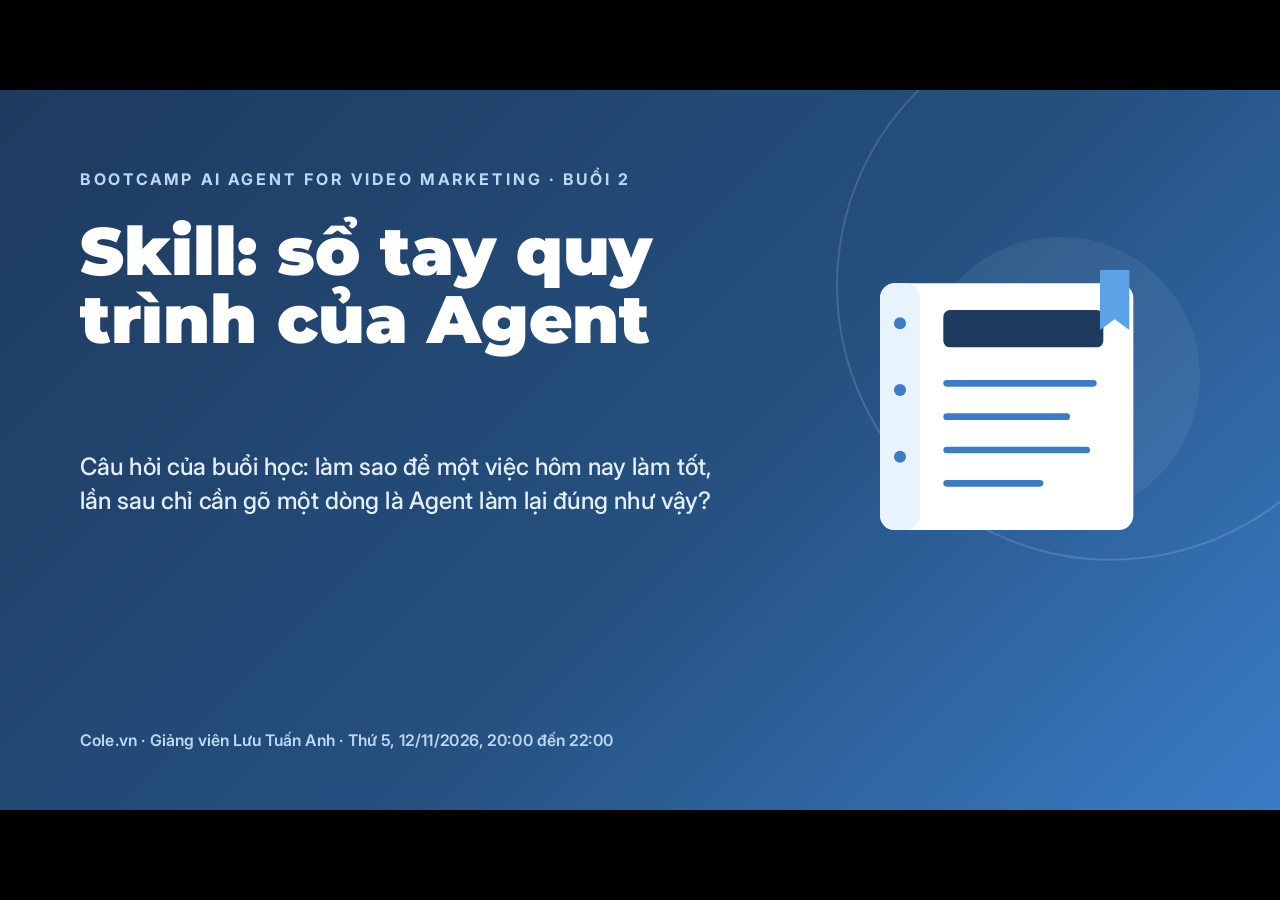
<file: slide/buoi-2.html>
<!doctype html>
<html lang="vi">
<head>
<meta charset="utf-8">
<meta name="viewport" content="width=device-width,initial-scale=1">
<title>Buổi 2: Skill và kịch bản video</title>
<meta name="description" content="Slide buổi 2, Bootcamp AI Agent for Video Marketing, Cole.vn">
<link href="https://fonts.googleapis.com/css2?family=Montserrat:wght@600;700;800;900&family=Inter:wght@400;500;600;700&display=swap" rel="stylesheet">
<style>
.sm-stage {
  --bg:#F4F8FC; --fg:#1E3A5F; --muted:#56657a; --accent:#3A7CC6; --sky:#5BA3E6; --light:#E8F4FD; --line:#cfe0f2; --ok:#1f8a4c; --warn:#b45309;
  --fd:'Montserrat', Arial, sans-serif; --fb:'Inter', Arial, sans-serif;
  background:var(--bg); color:var(--fg); font-family:var(--fb);
}
.slide { background:var(--bg); }
.slide p { margin:0; }
.slide h1, .slide h2 { font-family:var(--fd); margin:0; color:var(--fg); }
.kick { position:absolute; left:120px; top:84px; font:700 24px var(--fb); letter-spacing:.16em; text-transform:uppercase; color:var(--accent); }
.tit { position:absolute; left:120px; top:128px; right:120px; font:800 68px/1.12 var(--fd); }
.body { font-size:32px; line-height:1.45; }
.src { position:absolute; left:120px; bottom:150px; font:500 22px var(--fb); color:var(--muted); }

/* thước phim xuyên suốt: playhead chạy theo tiến độ bài */
.thuoc { position:absolute; left:120px; right:120px; bottom:56px; height:34px; z-index:5; pointer-events:none; }
.thuoc .day { position:absolute; left:0; right:0; top:14px; height:6px; border-radius:6px; background:var(--line); }
.thuoc .da { position:absolute; left:0; top:14px; height:6px; border-radius:6px; background:var(--accent); width:calc(var(--sm-progress,0) * 100%); transition:width 1s cubic-bezier(.65,0,.25,1); }
.thuoc .dau { position:absolute; top:0; width:34px; height:34px; margin-left:-17px; border-radius:50%; background:#fff; border:6px solid var(--accent); left:calc(var(--sm-progress,0) * 100%); transition:left 1s cubic-bezier(.65,0,.25,1); box-shadow:0 4px 14px rgba(58,124,198,.35); }
.thuoc .mo { position:absolute; top:-30px; font:600 18px var(--fb); color:var(--muted); }
.sm-stage[data-scene=bia] .thuoc, .sm-stage[data-scene=ket] .thuoc { opacity:0; }
.thuoc { transition:opacity .6s; }

/* 1 bìa */
.s1 { background:linear-gradient(135deg,#1E3A5F 0%,#25507f 55%,#3A7CC6 100%); color:#fff; }
.s1 .vong { position:absolute; right:-160px; top:-120px; width:820px; height:820px; border-radius:50%; border:3px solid rgba(255,255,255,.14); }
.s1 .vong2 { position:absolute; right:120px; top:220px; width:420px; height:420px; border-radius:50%; background:rgba(255,255,255,.06); }
.s1 .nhan { position:absolute; left:120px; top:120px; font:700 24px var(--fb); letter-spacing:.18em; text-transform:uppercase; color:#bcd8f5; }
.s1 h1 { position:absolute; left:120px; top:190px; width:1100px; color:#fff; font:900 120px/1.02 var(--fd); }
.s1 .hoi { position:absolute; left:120px; top:540px; width:980px; font:500 36px/1.4 var(--fb); color:#e3f0fc; }
.s1 .meta { position:absolute; left:120px; bottom:90px; font:600 24px var(--fb); color:#bcd8f5; }
.s1 .clap { position:absolute; right:150px; top:250px; width:520px; }

/* 2 bản đồ */
.ban-do { position:absolute; left:120px; right:120px; top:420px; height:360px; }
.ban-do .duong { position:absolute; left:60px; right:60px; top:58px; height:6px; background:var(--line); border-radius:6px; }
.tram { position:absolute; top:0; width:300px; margin-left:-150px; text-align:center; }
.tram .o { width:120px; height:120px; margin:0 auto 22px; border-radius:50%; background:#fff; border:6px solid var(--line); display:grid; place-items:center; font:800 44px var(--fd); color:var(--muted); }
.tram b { display:block; font:800 32px/1.2 var(--fd); color:var(--fg); }
.tram span { display:block; margin-top:8px; font:500 24px/1.35 var(--fb); color:var(--muted); }
.tram.now .o { border-color:var(--accent); background:var(--accent); color:#fff; box-shadow:0 0 0 14px rgba(58,124,198,.15); }

/* 3 định nghĩa */
.s3 .dn { position:absolute; left:120px; top:300px; width:1000px; font:700 52px/1.3 var(--fd); }
.s3 .dn em { font-style:normal; color:var(--accent); }
.s3 .vv { position:absolute; left:120px; top:650px; width:960px; padding:30px 36px; border-left:8px solid var(--accent); background:#fff; border-radius:0 18px 18px 0; font:500 32px/1.45 var(--fb); box-shadow:0 10px 30px rgba(30,58,95,.08); }
.s3 .bang { position:absolute; right:120px; top:260px; width:600px; }
.s3 .hang { display:flex; gap:16px; margin-bottom:18px; }
.s3 .hang div { flex:1; background:#fff; border:2px solid var(--line); border-radius:14px; padding:18px 20px; font:600 26px var(--fb); }
.s3 .hang div small { display:block; font:500 20px var(--fb); color:var(--muted); margin-top:4px; }
.s3 .hang.dau div { background:var(--fg); color:#fff; border-color:var(--fg); font:700 22px var(--fb); padding:12px 20px; }

/* 4 cấu trúc 3 phần */
.s4 .tl { position:absolute; left:120px; right:120px; top:420px; height:150px; display:flex; gap:10px; }
.s4 .tl > div { border-radius:18px; padding:26px 30px; color:#fff; overflow:hidden; }
.s4 .tl b { display:block; font:800 40px var(--fd); }
.s4 .tl span { font:600 26px var(--fb); opacity:.9; }
.s4 .p1 { flex:3; background:#1E3A5F; }
.s4 .p2 { flex:14; background:#3A7CC6; }
.s4 .p3 { flex:3; background:#5BA3E6; }
.s4 .giay { position:absolute; left:120px; right:120px; top:590px; height:40px; font:600 24px var(--fb); color:var(--muted); }
.s4 .giay i { position:absolute; font-style:normal; }
.s4 .giai { position:absolute; left:120px; right:120px; top:680px; display:grid; grid-template-columns:1fr 1.4fr 1fr; gap:28px; }
.s4 .giai div { font:500 28px/1.4 var(--fb); }
.s4 .giai b { display:block; font:800 30px var(--fd); color:var(--accent); margin-bottom:6px; }

/* 5 ví dụ chia cảnh */
.s5 .canh { position:absolute; left:120px; right:120px; top:300px; display:flex; gap:14px; height:420px; }
.s5 .canh > div { background:#fff; border:2px solid var(--line); border-radius:18px; padding:24px; display:flex; flex-direction:column; box-shadow:0 8px 24px rgba(30,58,95,.06); }
.s5 .canh .so { font:800 22px var(--fb); color:var(--accent); letter-spacing:.08em; }
.s5 .canh .gi { font:800 40px var(--fd); margin:6px 0 14px; }
.s5 .canh .y { font:500 27px/1.38 var(--fb); }
.s5 .canh .vai { margin-top:auto; align-self:flex-start; font:700 20px var(--fb); color:#fff; background:var(--accent); padding:6px 14px; border-radius:999px; }
.s5 .canh .hook .vai { background:var(--fg); } .s5 .canh .cta .vai { background:var(--sky); }
.s5 .canh .hook { border-color:var(--fg); } .s5 .canh .cta { border-color:var(--sky); }

/* 6 đọc kịp */
.s6 .so-lon { position:absolute; left:110px; top:250px; font:900 400px/1 var(--fd); color:var(--accent); letter-spacing:-.04em; }
.s6 .don { position:absolute; left:470px; top:330px; font:800 64px/1.15 var(--fd); }
.s6 .don small { display:block; font:500 32px/1.4 var(--fb); color:var(--muted); margin-top:12px; }
.s6 .vd { position:absolute; left:120px; top:700px; right:120px; display:grid; grid-template-columns:1fr 1fr; gap:28px; }
.s6 .vd div { background:#fff; border-radius:18px; padding:26px 30px; border:2px solid var(--line); font:500 30px/1.4 var(--fb); }
.s6 .vd b { color:var(--accent); font-family:var(--fd); }

/* 7 câu hỏi */
.s7 { background:var(--fg); color:#fff; }
.s7 .kick { color:#9cc6f0; }
.s7 .q { position:absolute; left:120px; top:200px; width:1400px; font:800 64px/1.2 var(--fd); color:#fff; }
.s7 .phuong { position:absolute; left:120px; top:470px; display:flex; gap:28px; }
.s7 .phuong div { width:420px; padding:30px; border-radius:20px; border:3px solid rgba(255,255,255,.25); font:700 36px var(--fd); color:#fff; transition:all .5s; }
.s7.q-ok .phuong .right { background:#fff; color:var(--fg); border-color:#fff; }
.s7.q-ok .phuong div:not(.right) { opacity:.35; }
.s7 .dap { position:absolute; left:120px; top:690px; width:1500px; font:500 34px/1.45 var(--fb); color:#e3f0fc; }
.s7 .dap b { color:#fff; }

/* 8 skill: đầu vào -> skill -> đầu ra */
.s8 .flow { position:absolute; left:120px; right:120px; top:290px; height:470px; }
.s8 .vao { position:absolute; left:0; top:0; width:440px; display:flex; flex-direction:column; gap:18px; }
.s8 .vao div, .s8 .ra div { background:#fff; border:2px solid var(--line); border-radius:16px; padding:20px 24px; font:600 27px/1.3 var(--fb); }
.s8 .vao small, .s8 .ra small { display:block; font:500 21px var(--fb); color:var(--muted); margin-top:4px; }
.s8 .giua { position:absolute; left:610px; top:90px; width:460px; height:280px; border-radius:28px; background:var(--accent); color:#fff; display:flex; flex-direction:column; justify-content:center; align-items:center; box-shadow:0 20px 50px rgba(58,124,198,.35); }
.s8 .giua b { font:800 44px var(--fd); }
.s8 .giua span { font:500 24px var(--fb); opacity:.9; margin-top:10px; }
.s8 .ra { position:absolute; right:0; top:60px; width:470px; display:flex; flex-direction:column; gap:18px; }
.s8 .ra div { border-color:var(--accent); }
.s8 svg.mui { position:absolute; left:0; top:0; width:1680px; height:470px; overflow:visible; }
.s8 .lenh { position:absolute; left:120px; top:830px; font:600 28px var(--fb); color:var(--muted); }
.s8 .lenh code { font:700 30px Consolas, monospace; color:var(--fg); background:var(--light); padding:4px 14px; border-radius:8px; }

/* 9 thang chấm */
.s9 .thang { position:absolute; left:120px; top:290px; width:1100px; }
.s9 .tc { display:grid; grid-template-columns:320px 1fr 110px; align-items:center; gap:24px; padding:16px 0; border-bottom:2px solid var(--line); }
.s9 .tc b { font:800 30px var(--fd); }
.s9 .tc span { font:500 25px/1.35 var(--fb); color:var(--muted); }
.s9 .tc i { font:800 30px var(--fd); font-style:normal; color:var(--accent); text-align:right; }
.s9 .xep { position:absolute; right:120px; top:290px; width:440px; display:flex; flex-direction:column; gap:18px; }
.s9 .xep div { border-radius:18px; padding:24px 28px; color:#fff; font:600 26px/1.3 var(--fb); }
.s9 .xep b { display:block; font:800 38px var(--fd); }
.s9 .x1 { background:var(--ok); } .s9 .x2 { background:#d08a12; } .s9 .x3 { background:#b4372f; }
.s9 .chu { position:absolute; left:120px; top:840px; font:600 26px var(--fb); color:var(--muted); }

/* 10 vòng sửa */
.s10 .vongsua { position:absolute; left:160px; top:270px; width:620px; height:620px; }
.s10 .buoc { position:absolute; right:120px; top:300px; width:880px; display:flex; flex-direction:column; gap:22px; }
.s10 .buoc div { display:flex; gap:24px; align-items:flex-start; background:#fff; border-radius:18px; padding:22px 28px; border:2px solid var(--line); }
.s10 .buoc div i { flex:none; width:56px; height:56px; border-radius:14px; background:var(--accent); color:#fff; display:grid; place-items:center; font:800 28px var(--fd); font-style:normal; }
.s10 .buoc b { display:block; font:800 30px var(--fd); }
.s10 .buoc span { font:500 25px/1.35 var(--fb); color:var(--muted); }
.s10 .buoc .bk i { background:var(--fg); }

.s10 .muctieu { position:absolute; left:160px; top:270px; width:620px; height:620px; display:flex; flex-direction:column; align-items:center; justify-content:center; }
.s10 .muctieu b { font:900 96px/1 var(--fd); color:var(--fg); }
.s10 .muctieu span { font:600 30px var(--fb); color:var(--muted); margin-top:8px; }
/* 11 mô tả hình ảnh */
.s11 .khung { position:absolute; left:140px; top:300px; width:320px; height:569px; border-radius:36px; background:linear-gradient(170deg,#E8F4FD,#cfe3f7); border:6px solid var(--fg); overflow:hidden; }
.s11 .khung .tyle { position:absolute; left:20px; top:20px; font:800 26px var(--fd); color:var(--fg); background:#fff; padding:4px 14px; border-radius:10px; }
.s11 .muc { position:absolute; left:560px; right:120px; top:300px; display:grid; grid-template-columns:1fr 1fr; gap:22px; }
.s11 .muc div { background:#fff; border:2px solid var(--line); border-radius:16px; padding:22px 26px; }
.s11 .muc b { display:block; font:800 30px var(--fd); color:var(--accent); }
.s11 .muc span { font:500 25px/1.35 var(--fb); }
.s11 .luu { position:absolute; left:560px; right:120px; top:740px; font:600 27px/1.4 var(--fb); background:var(--light); padding:20px 26px; border-radius:16px; border-left:8px solid var(--accent); }

/* 12 MCP */
.s12 .cam { position:absolute; left:120px; top:300px; width:780px; }
.s12 .cam p { margin:0 0 24px; font:500 31px/1.45 var(--fb); }
.s12 .cam b { color:var(--accent); }
.s12 .demo { position:absolute; right:120px; top:280px; width:780px; background:#0f1e33; border-radius:24px; padding:34px 38px; color:#e9f2ff; font:500 27px/1.5 var(--fb); box-shadow:0 20px 50px rgba(15,30,51,.3); }
.s12 .demo .nhan { font:700 20px var(--fb); letter-spacing:.12em; color:#8fc1f2; text-transform:uppercase; margin-bottom:14px; }
.s12 .demo ol { margin:0; padding-left:32px; }
.s12 .demo li { margin:8px 0; }
.s12 .luuy { position:absolute; left:120px; right:120px; top:800px; display:flex; gap:20px; }
.s12 .luuy div { flex:1; background:#fff7ed; border-left:8px solid #d97706; border-radius:0 14px 14px 0; padding:18px 24px; font:600 25px/1.35 var(--fb); color:#7c2d12; }

/* 13 tóm tắt + bài tập */
.s13 .ba { position:absolute; left:120px; top:290px; width:900px; display:flex; flex-direction:column; gap:24px; }
.s13 .ba div { display:flex; gap:26px; align-items:center; }
.s13 .ba i { flex:none; width:84px; height:84px; border-radius:22px; background:var(--accent); color:#fff; display:grid; place-items:center; font:900 42px var(--fd); font-style:normal; }
.s13 .ba span { font:600 32px/1.35 var(--fb); }
.s13 .bt { position:absolute; right:120px; top:270px; width:640px; background:var(--fg); color:#fff; border-radius:26px; padding:36px 40px; }
.s13 .bt h3 { margin:0 0 18px; font:800 34px var(--fd); color:#9cc6f0; }
.s13 .bt ol { margin:0; padding-left:30px; font:500 27px/1.45 var(--fb); }
.s13 .bt li { margin:10px 0; }

/* 14 kết */
.s14 { background:linear-gradient(135deg,#3A7CC6 0%,#25507f 60%,#1E3A5F 100%); color:#fff; }
.s14 .cau { position:absolute; left:120px; top:220px; width:1560px; font:900 84px/1.12 var(--fd); color:#fff; }
.s14 .cau em { font-style:normal; color:#bfe0ff; }
.s14 .sau { position:absolute; left:120px; top:760px; font:500 34px/1.4 var(--fb); color:#e3f0fc; }
.s14 .meta { position:absolute; left:120px; bottom:90px; font:600 24px var(--fb); color:#bcd8f5; }

/* ===== bổ sung bản 09/11/2026: các slide về Skill ===== */
.chan { position:absolute; left:120px; right:120px; top:850px; font:600 27px/1.4 var(--fb); background:var(--light); padding:18px 26px; border-radius:16px; border-left:8px solid var(--accent); }

/* 3 định nghĩa: hai cách gọi */
.s3 .goi { position:absolute; right:120px; top:280px; width:600px; display:flex; flex-direction:column; gap:22px; }
.s3 .goi div { background:#fff; border:2px solid var(--line); border-radius:18px; padding:26px 28px; box-shadow:0 10px 30px rgba(30,58,95,.06); }
.s3 .goi code { font:700 34px Consolas, monospace; color:var(--fg); background:var(--light); padding:4px 14px; border-radius:10px; }
.s3 .goi .noi { font:600 28px/1.35 var(--fb); color:var(--fg); }
.s3 .goi small { display:block; margin-top:12px; font:500 22px var(--fb); color:var(--muted); }

/* 4 so sánh */
.s4b .cmp { position:absolute; left:120px; right:120px; top:330px; display:grid; grid-template-columns:repeat(3,1fr); gap:28px; }
.s4b .cmp div { background:#fff; border:2px solid var(--line); border-radius:22px; padding:30px 32px; box-shadow:0 10px 30px rgba(30,58,95,.06); }
.s4b .cmp b { display:block; font:800 44px var(--fd); color:var(--fg); }
.s4b .cmp i { display:block; font:600 24px var(--fb); font-style:normal; color:var(--accent); margin:6px 0 16px; }
.s4b .cmp p { font:500 25px/1.4 var(--fb); margin:0 0 10px; }
.s4b .cmp em { display:block; margin-top:14px; font:600 21px Consolas, monospace; font-style:normal; color:var(--muted); }
.s4b .cmp .nhan { background:var(--accent); border-color:var(--accent); color:#fff; box-shadow:0 20px 50px rgba(58,124,198,.35); }
.s4b .cmp .nhan b, .s4b .cmp .nhan i, .s4b .cmp .nhan em { color:#fff; }

/* 6 cây thư mục */
.s6b .cay2 { position:absolute; left:120px; top:320px; width:1000px; font:700 34px Consolas, monospace; }
.s6b .cay2 > div { position:relative; padding:12px 0 12px 0; color:var(--fg); }
.s6b .cay2 small { font:500 23px var(--fb); color:var(--muted); margin-left:22px; }
.s6b .cay2 .tm { margin-left:60px; color:var(--accent); }
.s6b .cay2 .f { margin-left:140px; }
.s6b .cay2 .f::before { content:""; position:absolute; left:-46px; top:34px; width:32px; border-top:4px solid var(--line); }
.s6b .cay2 .bat { color:#fff; background:var(--fg); display:inline-block; padding:12px 22px; border-radius:12px; margin-top:6px; margin-bottom:6px; }
.s6b .cay2 .bat small { color:#cfe0f2; }
.s6b .canh-bao { position:absolute; right:120px; top:370px; width:520px; background:#fff7ed; border:4px solid #d97706; border-radius:22px; padding:28px 30px; rotate:-2deg; }
.s6b .canh-bao b { display:block; font:800 36px var(--fd); color:#7c2d12; margin-bottom:10px; }
.s6b .canh-bao span { display:block; font:600 22px/1.5 Consolas, monospace; color:#7c2d12; }

/* 7 mổ xẻ SKILL.md */
.s7b .giay-doc { position:absolute; left:120px; top:320px; width:820px; background:#fff; border-radius:22px; box-shadow:0 20px 50px rgba(30,58,95,.12); overflow:hidden; }
.s7b .fm { background:#0f1e33; color:#e9f2ff; padding:26px 32px; font:500 24px/1.55 Consolas, monospace; }
.s7b .fm span { display:block; }
.s7b .fm i { font-style:normal; color:#8fc1f2; font-weight:700; }
.s7b .than { padding:26px 32px 30px; font:500 26px/1.8 Consolas, monospace; color:var(--fg); }
.s7b .than b { display:block; font-size:28px; }
.s7b .than span { display:block; color:var(--accent); font-weight:700; }
.s7b .chu-thich { position:absolute; right:120px; top:320px; width:760px; display:flex; flex-direction:column; gap:18px; }
.s7b .chu-thich div { background:#fff; border:2px solid var(--line); border-left:8px solid var(--accent); border-radius:0 16px 16px 0; padding:18px 24px; }
.s7b .chu-thich .dau { border-left-color:var(--fg); }
.s7b .chu-thich b { display:block; font:800 28px var(--fd); }
.s7b .chu-thich span { font:500 23px/1.4 var(--fb); color:var(--muted); }

/* 8 description */
.s8b .cthuc { position:absolute; left:120px; right:120px; top:320px; background:var(--fg); color:#e9f2ff; border-radius:20px; padding:26px 34px; font:500 30px/1.45 var(--fb); }
.s8b .cthuc b { color:#9cc6f0; }
.s8b .vd3 { position:absolute; left:120px; right:120px; top:500px; display:flex; flex-direction:column; gap:20px; }
.s8b .vd3 div { position:relative; background:#fff; border:2px solid var(--line); border-radius:16px; padding:18px 200px 18px 26px; }
.s8b .vd3 code { font:600 24px/1.4 Consolas, monospace; color:var(--fg); }
.s8b .vd3 small { display:block; margin-top:6px; font:500 22px var(--fb); color:var(--muted); }
.s8b .vd3 .dau { position:absolute; right:28px; top:50%; margin-top:-30px; height:60px; padding:0 22px; display:grid; place-items:center; border:4px solid; border-radius:12px; font:900 28px var(--fd); text-transform:uppercase; rotate:-6deg; }
.s8b .kem { color:#d08a12; } .s8b .hong { color:#b4372f; } .s8b .tot { color:var(--ok); }

/* 9 project hay global */
.s9b .pg { position:absolute; left:120px; right:120px; top:330px; display:grid; grid-template-columns:1fr 1fr; gap:36px; }
.s9b .pg > div { border-radius:24px; padding:32px 36px; }
.s9b .pg .p { background:#fff; border:3px solid var(--accent); }
.s9b .pg .g { background:var(--fg); color:#fff; }
.s9b .pg b { display:block; font:800 48px var(--fd); }
.s9b .pg .g b { color:#fff; }
.s9b .pg code { display:inline-block; margin:12px 0 18px; font:700 24px Consolas, monospace; background:var(--light); color:var(--fg); padding:6px 14px; border-radius:10px; }
.s9b .pg p { margin:0 0 10px; font:500 25px/1.4 var(--fb); }
.s9b .pg em { display:inline-block; margin-top:8px; font:700 22px var(--fb); font-style:normal; padding:6px 16px; border-radius:999px; background:var(--accent); color:#fff; }

/* 11 ba cách */
.s11b .cach { position:absolute; left:120px; right:120px; top:330px; display:grid; grid-template-columns:repeat(3,1fr); gap:28px; }
.s11b .cach div { background:#fff; border:2px solid var(--line); border-radius:24px; padding:34px 32px; min-height:440px; box-shadow:0 10px 30px rgba(30,58,95,.06); }
.s11b .cach i { display:grid; place-items:center; width:84px; height:84px; border-radius:22px; background:var(--light); color:var(--accent); font:900 44px var(--fd); font-style:normal; margin-bottom:22px; }
.s11b .cach b { display:block; font:800 34px/1.2 var(--fd); color:var(--fg); }
.s11b .cach p { margin:14px 0 0; font:500 26px/1.4 var(--fb); }
.s11b .cach em { display:block; margin-top:22px; font:600 22px/1.4 var(--fb); font-style:normal; color:var(--muted); }
.s11b .cach .nhan { border-color:var(--accent); }
.s11b .cach .nhan i { background:var(--accent); color:#fff; }

/* 12, 18 ba khối nối nhau */
.noi3 { position:absolute; left:120px; top:330px; width:1680px; height:300px; overflow:visible; }
.b3 { position:absolute; left:120px; right:120px; top:330px; display:grid; grid-template-columns:repeat(3,1fr); gap:120px; }
.b3 > div { background:#fff; border:2px solid var(--line); border-radius:22px; padding:28px 30px; min-height:300px; box-shadow:0 10px 30px rgba(30,58,95,.06); }
.b3 i { display:inline-block; font:800 22px var(--fb); font-style:normal; color:#fff; background:var(--accent); border-radius:999px; padding:4px 16px; margin-bottom:14px; }
.b3 b { display:block; font:800 34px/1.2 var(--fd); color:var(--fg); margin-bottom:12px; }
.b3 span { display:block; font:500 24px/1.4 var(--fb); color:var(--muted); }
.b3 code { display:block; font:600 20px/1.4 Consolas, monospace; color:var(--fg); background:var(--light); padding:8px 12px; border-radius:10px; margin-bottom:12px; word-break:break-all; }
.b3 .nhan { background:var(--accent); border-color:var(--accent); box-shadow:0 20px 50px rgba(58,124,198,.35); }
.b3 .nhan b, .b3 .nhan span { color:#fff; }
.b3 .nhan i { background:#fff; color:var(--accent); }
.b3 .nhan code { background:rgba(255,255,255,.18); color:#fff; }
.noi3 path { stroke-width:6; }

/* 19 file kết quả 5 mục */
.s11 .muc5 { grid-template-columns:1fr 1fr; gap:18px; }
.s11 .muc5 div { padding:18px 24px; }
.s11 .muc5 b { font-size:27px; }
.s11 .muc5 span { font-size:23px; }
.s11 .muc5 .nhan { border-color:var(--accent); background:var(--light); }
.s11 .muc5 > div:nth-child(4) { grid-column:span 2; }
.s11 .luu { top:830px; }
.s11 .muc5 > div:nth-child(4) { order:5; }
.s11 .muc5 > div:nth-child(5) { order:4; }
.s1 h1 { font-size:100px; }
.s8 .flow { top:340px; }
.s8 .lenh { top:870px; }
</style>
</head>
<body>
<div class="sm-stage">

  <!-- thước phim xuyên suốt: tiến độ buổi học -->
  <div class="thuoc"><div class="day"></div><div class="da"></div><div class="dau"></div><span class="mo" style="left:0">20:00</span><span class="mo" style="right:0">22:00</span></div>

  <!-- 1 BÌA -->
  <section class="slide s1" data-scene="bia">
    <div class="vong" data-loop="float"></div><div class="vong2"></div>
    <div class="nhan" data-anim="fade">Bootcamp AI Agent for Video Marketing · Buổi 2</div>
    <h1 data-fx="chars" data-stagger="22">Skill: sổ tay quy trình của Agent</h1>
    <p class="hoi" data-anim="rise" data-delay="900">Câu hỏi của buổi học: làm sao để một việc hôm nay làm tốt, lần sau chỉ cần gõ một dòng là Agent làm lại đúng như vậy?</p>
    <svg class="clap" viewBox="0 0 520 440" data-anim="zoom" data-delay="400" aria-hidden="true">
      <g data-loop="sway">
        <rect x="70" y="40" width="380" height="370" rx="22" fill="#fff"/>
        <rect x="70" y="40" width="60" height="370" rx="22" fill="#E8F4FD"/>
        <g fill="#3A7CC6"><circle cx="100" cy="100" r="9"/><circle cx="100" cy="200" r="9"/><circle cx="100" cy="300" r="9"/></g>
        <rect x="165" y="80" width="240" height="56" rx="10" fill="#1E3A5F"/>
        <g stroke="#3A7CC6" stroke-width="10" stroke-linecap="round">
          <line x1="170" y1="190" x2="390" y2="190"/><line x1="170" y1="240" x2="350" y2="240"/><line x1="170" y1="290" x2="380" y2="290"/><line x1="170" y1="340" x2="310" y2="340"/>
        </g>
        <path d="M400 20 v90 l22 -16 l22 16 v-90 z" fill="#5BA3E6"/>
      </g>
    </svg>
    <div class="meta" data-anim="fade" data-delay="1200">Cole.vn · Giảng viên Lưu Tuấn Anh · Thứ 5, 12/11/2026, 20:00 đến 22:00</div>
  </section>

  <!-- 2 BẢN ĐỒ -->
  <section class="slide s2" data-scene="ban-do" data-trans="iris" data-origin="50% 50%">
    <div class="kick" data-anim="fade">Bản đồ buổi học</div>
    <h2 class="tit" data-anim="wipe">Năm trạm: từ hiểu skill tới tự tạo skill cho kịch bản video</h2>
    <div class="ban-do">
      <div class="duong"></div>
      <div class="tram now" style="left:6%" data-anim="pop" data-delay="300"><div class="o">1</div><b>Skill là gì</b><span>Khác prompt, khác rule</span></div>
      <div class="tram" style="left:28%" data-anim="pop" data-delay="450"><div class="o">2</div><b>Cấu tạo</b><span>SKILL.md, description, project hay global</span></div>
      <div class="tram" style="left:50%" data-anim="pop" data-delay="600"><div class="o">3</div><b>Tạo skill</b><span>3 cách, chạy thử, sao lưu</span></div>
      <div class="tram" style="left:72%" data-anim="pop" data-delay="750"><div class="o">4</div><b>Kịch bản</b><span>kich-ban-video, người chấm</span></div>
      <div class="tram" style="left:94%" data-anim="pop" data-delay="900"><div class="o">5</div><b>Tự tạo skill</b><span>mo-ta-hinh-canh cho buổi 3</span></div>
    </div>
    <div class="src" data-anim="fade" data-delay="1200">Đầu ra buổi 2: 01 kịch bản phân cảnh và 01 danh sách mô tả hình ảnh từng cảnh.</div>
  </section>

  <!-- 3 ĐỊNH NGHĨA -->
  <section class="slide s3" data-scene="dn" data-trans="push">
    <div class="kick" data-anim="fade">Trạm 1 · Khái niệm</div>
    <p class="dn" data-fx="words"><em>Skill</em> là một quy trình viết ra một lần, cất trong dự án, lần sau chỉ cần gọi tên.</p>
    <div class="vv" data-step="1" data-anim="left">Giống sổ tay của nhân viên lành nghề: "làm hook thì làm 5 bước này, lưu vào chỗ này". Agent mở đúng cuốn sổ khi cần.</div>
    <div class="goi" data-stagger="140" data-delay="600">
      <div data-anim="rise"><code>/hook-video-3-giay</code><small>Gọi thẳng tên bằng dấu /</small></div>
      <div data-anim="rise"><span class="noi">"Viết giúp tôi mấy câu mở đầu video"</span><small>Hoặc nói tự nhiên, Agent tự chọn skill khớp việc</small></div>
    </div>
  </section>

  <!-- 4 SO SÁNH -->
  <section class="slide s4b" data-scene="so-sanh" data-trans="push">
    <div class="kick" data-anim="fade">Trạm 1 · Phân biệt</div>
    <h2 class="tit" data-anim="wipe">Prompt dặn một lần, rule luôn áp dụng, skill gọi khi cần</h2>
    <div class="cmp" data-stagger="160" data-delay="300">
      <div data-anim="drop"><b>Prompt</b><i>Lời dặn miệng một lần</i><p>Trôi mất khi sang cuộc trò chuyện khác</p><p>Hợp: việc làm một lần</p><em>"Dịch câu này sang tiếng Anh"</em></div>
      <div data-anim="drop"><b>Rule</b><i>Nội quy dán trên tường</i><p>Agent luôn đọc, mọi việc đều áp dụng</p><p>Hợp: giọng văn, màu, cấm xóa file</p><em>.agents/rules/thuong-hieu.md</em></div>
      <div class="nhan" data-anim="drop"><b>Skill</b><i>Sổ tay quy trình trên kệ</i><p>Agent chỉ mở khi việc khớp description</p><p>Hợp: việc lặp lại, nhiều bước, có file kết quả</p><em>.agents/skills/TEN/SKILL.md</em></div>
    </div>
    <div class="chan" data-step="1" data-anim="rise">Vì sao không nhét hết vào rule? Rule đọc mọi lúc, nhiều sẽ rối. Skill chỉ mở khi cần, cài 20 skill Agent vẫn gọn.</div>
  </section>

  <!-- 5 CÂU HỎI -->
  <section class="slide s7" data-scene="hoi-1" data-quiz data-trans="zoom">
    <div class="kick">Câu hỏi kiểm tra</div>
    <p class="q" data-fx="words">"Mỗi tuần viết 5 tiêu đề video theo 3 kiểu, lưu thành file." Việc này nên là gì?</p>
    <div class="phuong">
      <div data-anim="rise" data-delay="600">A. Prompt</div>
      <div data-anim="rise" data-delay="700">B. Rule</div>
      <div class="right" data-anim="rise" data-delay="800">C. Skill</div>
    </div>
    <p class="dap" data-step="1" data-anim="pop">Đáp án <b>C</b>. Việc lặp lại, nhiều bước, ra file kết quả rõ ràng. Còn "luôn xưng Mây Núi" là rule; "tóm tắt bài báo này" là prompt.</p>
  </section>

  <!-- 6 CẤU TẠO THƯ MỤC -->
  <section class="slide s6b" data-scene="cau-tao" data-trans="iris" data-origin="25% 50%">
    <div class="kick" data-anim="fade">Trạm 2 · Cấu tạo</div>
    <h2 class="tit" data-anim="wipe">Một skill là một thư mục, bắt buộc có SKILL.md</h2>
    <div class="cay2">
      <div class="goc" data-anim="left">.agents/skills/</div>
      <div class="tm" data-anim="left" data-delay="200">mo-ta-hinh-canh/<small>tên thư mục là tên skill</small></div>
      <div class="f bat" data-anim="pop" data-delay="450">SKILL.md<small>bắt buộc, đúng tên, chữ in hoa</small></div>
      <div class="f" data-step="1" data-anim="right">mau/<small>khung file kết quả</small></div>
      <div class="f" data-step="1" data-anim="right" data-delay="120">examples/<small>bài làm mẫu</small></div>
      <div class="f" data-step="1" data-anim="right" data-delay="240">resources/, scripts/<small>tài liệu, lệnh chạy sẵn (khóa này không dùng scripts)</small></div>
    </div>
    <div class="canh-bao" data-step="2" data-anim="stamp"><b>Chỉ tìm một lớp</b><span>.agents/skills/ten/SKILL.md: thấy</span><span>.agents/skills/nhom/ten/SKILL.md: không thấy</span></div>
    <div class="src">Nguồn: antigravity.google/docs, mục Skills, tra ngày 09/11/2026.</div>
  </section>

  <!-- 7 MỔ XẺ SKILL.md -->
  <section class="slide s7b" data-scene="mo-xe" data-trans="push">
    <div class="kick" data-anim="fade">Trạm 2 · Mổ xẻ hook-video-3-giay</div>
    <h2 class="tit" data-anim="wipe">SKILL.md có phần đầu để Agent chọn, phần thân để Agent làm</h2>
    <div class="giay-doc" data-anim="zoom" data-delay="200">
      <div class="fm"><span>---</span><span><i>name:</i> hook-video-3-giay</span><span><i>description:</i> Viết 5 câu mở đầu (hook) 3 giây... Dùng khi người dùng nói "viết hook"...</span><span>---</span></div>
      <div class="than"><b># Viết hook 3 giây cho video ngắn</b><span>## Trước khi viết</span><span>## Cách viết</span><span>## Kết quả</span></div>
    </div>
    <div class="chu-thich">
      <div class="dau" data-step="1" data-anim="right"><b>Phần đầu</b><span>Nhãn ngoài bìa sổ. description bắt buộc; name tùy chọn, bỏ trống thì lấy tên thư mục.</span></div>
      <div data-step="2" data-anim="right"><b>Trước khi làm</b><span>Đọc thương hiệu, sản phẩm. Thiếu thì hỏi đúng 1 câu.</span></div>
      <div data-step="3" data-anim="right"><b>Các bước, quy tắc</b><span>5 kiểu hook, tối đa 12 chữ, không bịa số.</span></div>
      <div data-step="4" data-anim="right"><b>Kết quả</b><span>Lưu file tên gì, ở đâu; trùng tên thì sao lưu.</span></div>
    </div>
  </section>

  <!-- 8 DESCRIPTION -->
  <section class="slide s8b" data-scene="description" data-trans="push">
    <div class="kick" data-anim="fade">Trạm 2 · Description</div>
    <h2 class="tit" data-anim="wipe">Description là tấm biển trước cửa: Agent đọc biển để vào đúng phòng</h2>
    <div class="cthuc" data-anim="rise" data-delay="300"><b>Làm gì, ra kết quả gì.</b> Dùng khi người dùng nói <b>"câu hay nói"</b>, hoặc gõ <b>/ten-skill</b>. Không dùng để <b>việc gần giống</b>.</div>
    <div class="vd3">
      <div data-step="1" data-anim="left"><code>Viết hook.</code><span class="dau kem">Kém</span><small>Quá ngắn, không rõ lúc nào dùng</small></div>
      <div data-step="2" data-anim="left"><code>Dùng khi: người dùng cần hook</code><span class="dau hong">Hỏng</span><small>Dấu hai chấm kèm khoảng trắng làm hỏng phần đầu file, skill biến mất</small></div>
      <div data-step="3" data-anim="left"><code>Viết 5 câu mở đầu (hook) 3 giây cho video ngắn bán hàng... Dùng khi người dùng nói "viết hook", "3 giây đầu"...</code><span class="dau tot">Tốt</span><small>Rõ việc, rõ kết quả, có đúng câu bạn hay nói</small></div>
    </div>
  </section>

  <!-- 9 PROJECT HAY GLOBAL -->
  <section class="slide s9b" data-scene="pg" data-trans="push">
    <div class="kick" data-anim="fade">Trạm 2 · Để ở đâu</div>
    <h2 class="tit" data-anim="wipe">Skill gắn với thương hiệu để project, dùng chung mọi nơi để global</h2>
    <div class="pg">
      <div class="p" data-anim="spring" data-from="-200,0"><b>Project</b><code>.agents/skills/TEN/SKILL.md</code><p>Chỉ dự án này dùng. Agent chép giúp được.</p><p>Ví dụ: kich-ban-video đọc kich-ban/, mo-ta-hinh-canh.</p><em>Buổi 1 tới 4</em></div>
      <div class="g" data-anim="spring" data-from="200,0" data-delay="200"><b>Global</b><code>~/.gemini/config/skills/TEN/SKILL.md</code><p>Mọi dự án trên máy dùng. Bạn tự chép, vì nội quy cấm Agent ghi ra ngoài workspace.</p><p>Ví dụ: tóm tắt tài liệu, viết email.</p><em>Buổi 5 đóng gói</em></div>
    </div>
    <div class="chan" data-step="1" data-anim="rise">Tránh đặt một tên skill ở cả hai nơi. Xem skill đang có ở Customizations, tab Installed, mục Skills.</div>
  </section>

  <!-- 10 CÂU HỎI -->
  <section class="slide s7" data-scene="hoi-2" data-quiz data-trans="zoom">
    <div class="kick">Câu hỏi kiểm tra</div>
    <p class="q" data-fx="words">Skill để trong .agents/skills/video/hook/. Gõ / có thấy không?</p>
    <div class="phuong">
      <div data-anim="rise" data-delay="600">A. Có</div>
      <div class="right" data-anim="rise" data-delay="750">B. Không</div>
    </div>
    <p class="dap" data-step="1" data-anim="pop">Đáp án <b>B</b>. Thư mục skill lồng hai lớp. Chuyển thư mục <b>hook</b> lên thẳng trong .agents/skills/.</p>
  </section>

  <!-- 11 BA CÁCH TẠO -->
  <section class="slide s11b" data-scene="ba-cach" data-trans="iris" data-origin="50% 55%">
    <div class="kick" data-anim="fade">Trạm 3 · Tạo skill</div>
    <h2 class="tit" data-anim="wipe">Ba cách tạo skill, chọn theo mức bạn đã rõ</h2>
    <div class="cach" data-stagger="180" data-delay="300">
      <div data-anim="flip"><i>1</i><b>Nhờ Agent viết theo mô tả</b><p>Hợp khi đã biết rõ các bước.</p><em>caption-ngan (buổi 1), mo-ta-hinh-canh (hôm nay)</em></div>
      <div class="nhan" data-anim="flip"><i>2</i><b>Biến cuộc trò chuyện làm tốt thành skill</b><p>Hợp khi chưa rõ các bước, cần làm thử trước.</p><em>tieu-de-video (thực hành ngay)</em></div>
      <div data-anim="flip"><i>3</i><b>Tự viết, tự sửa trong file</b><p>Hợp khi sửa một chữ, một con số.</p><em>Từ bo-cai/buoi-02/mau/khung-skill.md</em></div>
    </div>
  </section>

  <!-- 12 CÁCH 2 -->
  <section class="slide s12b" data-scene="cach-2" data-trans="push">
    <div class="kick" data-anim="fade">Trạm 3 · Thực hành cách 2</div>
    <h2 class="tit" data-anim="wipe">Làm thử, sửa tới khi ưng, rồi đóng gói thành tieu-de-video</h2>
    <svg class="noi3" viewBox="0 0 1680 300" aria-hidden="true">
      <g data-anim="draw" data-delay="500" data-stagger="300" fill="none" stroke="#3A7CC6" stroke-width="6" stroke-linecap="round">
        <path d="M495 150 L 585 150"/><path d="M1095 150 L 1185 150"/>
      </g>
    </svg>
    <div class="b3">
      <div data-anim="pop" data-delay="200"><i>1</i><b>Làm thử bằng lời</b><span>"Viết 5 tiêu đề video TikTok, tối đa 10 chữ, 3 kiểu"</span></div>
      <div data-anim="pop" data-delay="500"><i>2</i><b>Sửa 1 tới 2 lần</b><span>"Bỏ chữ 'siêu', thêm tiêu đề nhắc ngày rang"</span></div>
      <div class="nhan" data-anim="pop" data-delay="800"><i>3</i><b>Đóng gói</b><span>"Ghi lại đúng các bước và chỗ tôi đã sửa thành skill"</span></div>
    </div>
    <div class="chan" data-step="1" data-anim="rise">Skill sinh ra ghi đúng những gì đã chạy tốt, kể cả các lần bạn sửa. Câu lệnh đầy đủ ở trang buổi 2, phần 4.</div>
  </section>

  <!-- 13 CHẠY THỬ, SỬA, SAO LƯU -->
  <section class="slide s10" data-scene="sua" data-trans="push">
    <div class="kick" data-anim="fade">Trạm 3 · Chạy thử, sửa skill</div>
    <h2 class="tit" data-anim="wipe">Thử đủ 3 kiểu câu, sửa thì sao lưu trước</h2>
    <svg class="vongsua" viewBox="0 0 620 620" aria-hidden="true">
      <circle cx="310" cy="310" r="250" fill="none" stroke="#cfe0f2" stroke-width="18"/>
      <g transform="rotate(-90 310 310)"><circle cx="310" cy="310" r="250" fill="none" stroke="#3A7CC6" stroke-width="18" stroke-linecap="round" data-anim="draw" data-dur="1800"/></g>
      <g data-loop="spin" data-loop-dur="9000" style="transform-box:view-box;transform-origin:310px 310px"><circle cx="310" cy="60" r="26" fill="#1E3A5F"/></g>
    </svg>
    <div class="muctieu" data-anim="pop" data-delay="600"><b>3</b><span>kiểu câu thử</span></div>
    <div class="buoc">
      <div data-step="1" data-anim="right"><i>1</i><p style="margin:0"><b>Thử</b><span>Gọi /ten, nói tự nhiên, và một câu không liên quan (skill không được chạy).</span></p></div>
      <div class="bk" data-step="2" data-anim="right"><i>2</i><p style="margin:0"><b>Sao lưu</b><span>Chép bản cũ vào _backup/, không để trong .agents/skills/ kẻo thành skill thứ hai.</span></p></div>
      <div data-step="3" data-anim="right"><i>3</i><p style="margin:0"><b>Sửa đúng chỗ</b><span>Giữ hai dòng --- và description trên một dòng.</span></p></div>
      <div data-step="4" data-anim="right"><i>4</i><p style="margin:0"><b>Trò chuyện mới</b><span>Mở cuộc trò chuyện mới để Agent đọc bản skill mới nhất, rồi thử lại.</span></p></div>
    </div>
  </section>

  <!-- 14 CẤU TRÚC VIDEO -->
  <section class="slide s4" data-scene="cau-truc" data-trans="iris" data-origin="50% 50%">
    <div class="kick" data-anim="fade">Trạm 4 · Áp dụng: cấu trúc video</div>
    <h2 class="tit" data-anim="wipe">Video ngắn bán hàng gồm ba phần, mỗi phần một nhiệm vụ</h2>
    <div class="tl">
      <div class="p1" data-step="1" data-anim="rise-wipe"><b>Hook</b><span>giữ người xem</span></div>
      <div class="p2" data-step="2" data-anim="wipe"><b>Thân</b><span>nỗi đau, giải pháp, điểm khác biệt</span></div>
      <div class="p3" data-step="3" data-anim="rise-wipe"><b>CTA</b><span>một hành động</span></div>
    </div>
    <div class="giay"><i style="left:0">0 giây</i><i style="left:14.5%">3</i><i style="left:84%">17</i><i style="right:0">20 giây</i></div>
    <div class="giai">
      <div data-step="1" data-anim="fade"><b>3 giây đầu</b>Một câu nói hoặc dòng chữ khiến người xem dừng lướt.</div>
      <div data-step="2" data-anim="fade"><b>2 tới 4 cảnh giữa</b>Mỗi cảnh một ý. Lời thoại tối đa 3 chữ mỗi giây.</div>
      <div data-step="3" data-anim="fade"><b>3 tới 5 giây cuối</b>Nói rõ một việc: bấm giỏ hàng, nhắn tin fanpage.</div>
    </div>
  </section>

  <!-- 15 VÍ DỤ -->
  <section class="slide s5" data-scene="vi-du" data-trans="push">
    <div class="kick" data-anim="fade">Trạm 4 · Ví dụ</div>
    <h2 class="tit" data-anim="wipe">Cà Phê Mây Núi: 20 giây chia thành 5 cảnh</h2>
    <div class="canh" data-stagger="140" data-delay="300">
      <div class="hook" data-anim="drop" style="flex:3"><span class="so">CẢNH 1</span><span class="gi">0 tới 3</span><span class="y">Cà phê quán đắt, chờ lâu</span><span class="vai">Hook</span></div>
      <div data-anim="drop" style="flex:5"><span class="so">CẢNH 2</span><span class="gi">3 tới 8</span><span class="y">Pha phin tại nhà, buổi sáng ở bếp</span><span class="vai">Thân</span></div>
      <div data-anim="drop" style="flex:5"><span class="so">CẢNH 3</span><span class="gi">8 tới 13</span><span class="y">Rang mộc, ngày rang in trên túi</span><span class="vai">Thân</span></div>
      <div data-anim="drop" style="flex:4"><span class="so">CẢNH 4</span><span class="gi">13 tới 17</span><span class="y">Vị chua nhẹ, hậu ngọt</span><span class="vai">Thân</span></div>
      <div class="cta" data-anim="drop" style="flex:3.6"><span class="so">CẢNH 5</span><span class="gi">17 tới 20</span><span class="y">Mua 2 túi tặng 1 phin nhôm</span><span class="vai">CTA</span></div>
    </div>
    <div class="src" data-anim="fade" data-delay="1200">Nguồn: du-an-mau/du-lieu/san-pham-mau.md (dữ liệu giả lập dùng để thực hành)</div>
  </section>

  <!-- 16 SKILL KỊCH BẢN -->
  <section class="slide s8" data-scene="viet" data-trans="push">
    <div class="kick" data-anim="fade">Trạm 4 · Skill có sẵn</div>
    <h2 class="tit" data-anim="wipe">kich-ban-video: ba nguồn vào, một kịch bản phân cảnh ra</h2>
    <div class="flow">
      <svg class="mui" viewBox="0 0 1680 470" aria-hidden="true">
        <g data-anim="draw" data-delay="700" data-stagger="150" fill="none" stroke="#3A7CC6" stroke-width="5" stroke-linecap="round">
          <path d="M445 50 C 530 50, 540 200, 610 210"/>
          <path d="M445 200 L 610 230"/>
          <path d="M445 350 C 530 350, 540 260, 610 250"/>
          <path d="M1070 230 C 1140 230, 1140 120, 1205 115"/>
          <path d="M1070 230 C 1140 230, 1140 300, 1205 305"/>
        </g>
      </svg>
      <div class="vao" data-stagger="120" data-delay="200">
        <div data-anim="left">File thương hiệu<small>.agents/rules/thuong-hieu.md</small></div>
        <div data-anim="left">Thông tin sản phẩm<small>du-lieu/san-pham-mau.md</small></div>
        <div data-anim="left">Hook đã chọn ở buổi 1<small>kich-ban/hook-....md</small></div>
      </div>
      <div class="giua" data-anim="pop" data-delay="500"><b>/kich-ban-video</b><span>dọc 9:16 · 15 tới 30 giây · 4 tới 6 cảnh</span></div>
      <div class="ra" data-stagger="160" data-delay="1100">
        <div data-anim="right">Bảng kịch bản phân cảnh<small>giây, hình ảnh, máy quay, lời thoại, chữ</small></div>
        <div data-anim="right">Mô tả hình ảnh từng cảnh<small>còn nằm lẫn trong kịch bản</small></div>
      </div>
    </div>
    <div class="lenh" data-anim="fade" data-delay="1400">File lưu ở <code>kich-ban/kich-ban-TEN-SAN-PHAM.md</code> · Thiếu thông tin thì Agent ghi [CHỜ BỔ SUNG], không tự điền.</div>
  </section>

  <!-- 17 THANG CHẤM -->
  <section class="slide s9" data-scene="cham" data-trans="push">
    <div class="kick" data-anim="fade">Trạm 4 · Agent con chấm độc lập</div>
    <h2 class="tit" data-anim="wipe">nguoi-cham-kich-ban: 5 tiêu chí, tổng 10 điểm</h2>
    <div class="thang" data-stagger="110" data-delay="300">
      <div class="tc" data-anim="left"><b>Hook</b><span>Cảnh 1 không quá 3 giây, không quá 12 chữ</span><i>2</i></div>
      <div class="tc" data-anim="left"><b>Nhịp</b><span>4 tới 6 cảnh, tổng 15 tới 30 giây</span><i>2</i></div>
      <div class="tc" data-anim="left"><b>Kêu gọi hành động</b><span>Một việc rõ ràng, ưu đãi đúng file sản phẩm</span><i>2</i></div>
      <div class="tc" data-anim="left"><b>Đúng thương hiệu</b><span>Đúng giọng văn, không từ cấm, không số liệu ngoài file</span><i>2</i></div>
      <div class="tc" data-anim="left"><b>Độ dài đọc kịp</b><span>3 chữ mỗi giây, chữ trên màn hình tối đa 8 chữ</span><i>2</i></div>
    </div>
    <div class="xep">
      <div class="x1" data-step="1" data-anim="stamp"><b>9 tới 10</b>Đạt, dùng được</div>
      <div class="x2" data-step="1" data-anim="stamp" data-delay="150"><b>6 tới 8</b>Sửa nhẹ</div>
      <div class="x3" data-step="1" data-anim="stamp" data-delay="300"><b>Dưới 6</b>Viết lại</div>
    </div>
    <div class="chu" data-anim="fade" data-delay="1000">Người chấm chỉ đọc và báo cáo. Sửa thì sao lưu bản cũ vào _backup/, chấm lại tới khi từ 9 điểm.</div>
  </section>

  <!-- 18 CHUỖI MO-TA-HINH-CANH -->
  <section class="slide s18" data-scene="chuoi" data-trans="iris" data-origin="50% 50%">
    <div class="kick" data-anim="fade">Trạm 5 · Tự tạo skill</div>
    <h2 class="tit" data-anim="wipe">mo-ta-hinh-canh tách phần hình ra file riêng để buổi 3 tạo ảnh</h2>
    <svg class="noi3" viewBox="0 0 1680 300" aria-hidden="true">
      <g data-anim="draw" data-delay="600" data-stagger="350" fill="none" stroke="#3A7CC6" stroke-width="6" stroke-linecap="round" stroke-dasharray="2 14">
        <path d="M495 150 L 585 150"/><path d="M1095 150 L 1185 150"/>
      </g>
    </svg>
    <div class="b3 file">
      <div data-anim="drop" data-delay="200"><i>Buổi 2</i><b>Kịch bản</b><code>kich-ban/kich-ban-ca-phe-arabica-cau-dat.md</code><span>do /kich-ban-video viết</span></div>
      <div class="nhan" data-anim="drop" data-delay="550"><i>Buổi 2 · bạn tạo</i><b>Danh sách mô tả hình</b><code>kich-ban/mo-ta-hinh-canh-ca-phe-arabica-cau-dat.md</code><span>do /mo-ta-hinh-canh tách ra</span></div>
      <div data-anim="drop" data-delay="900"><i>Buổi 3</i><b>Ảnh từng cảnh</b><code>anh/canh/canh-01-dau.png, canh-01-cuoi.png</code><span>do /hinh-anh-nhan-vat tạo</span></div>
    </div>
    <div class="chan" data-step="1" data-anim="rise">Việc này lặp lại với mọi kịch bản, nên làm thành skill. Tạo bằng cách 1: câu lệnh đầy đủ ở trang buổi 2, phần 8.</div>
  </section>

  <!-- 19 FILE KẾT QUẢ -->
  <section class="slide s11" data-scene="hinh" data-trans="push">
    <div class="kick" data-anim="fade">Trạm 5 · File kết quả</div>
    <h2 class="tit" data-anim="wipe">Năm mục cố định, buổi 3 đọc theo tên mục</h2>
    <div class="khung" data-anim="zoom" data-delay="200">
      <svg viewBox="0 0 380 676" width="308" height="557" aria-hidden="true">
        <rect x="0" y="420" width="380" height="256" fill="#b9d3ee"/>
        <circle cx="300" cy="120" r="56" fill="#fff" opacity=".8" data-loop="pulse"/>
        <g data-anim="rise" data-delay="600">
          <rect x="140" y="300" width="100" height="140" rx="14" fill="#1E3A5F"/>
          <rect x="155" y="330" width="70" height="40" rx="6" fill="#E8F4FD"/>
          <path d="M120 470 h140 l-20 70 h-100 z" fill="#3A7CC6"/>
        </g>
      </svg>
      <span class="tyle">9:16</span>
    </div>
    <div class="muc muc5" data-stagger="110" data-delay="400">
      <div data-anim="rise"><b>1. Thông tin chung</b><span>Kịch bản nguồn, số cảnh, mã màu thương hiệu</span></div>
      <div class="nhan" data-anim="rise"><b>2. Nhân vật cố định</b><span>Một đoạn liền, dán nguyên văn vào mọi cảnh</span></div>
      <div data-anim="rise"><b>3. Bảng tổng các cảnh</b><span>Cảnh 01, 02..., giây, máy quay, tên file ảnh</span></div>
      <div data-anim="rise"><b>4. Mô tả từng cảnh</b><span>Nhân vật, sản phẩm, bối cảnh, ánh sáng, góc máy, ảnh đầu cảnh, ảnh cuối cảnh</span></div>
      <div data-anim="rise"><b>5. Cần kiểm tra</b><span>Chỗ nhân vật lệch, chỗ [CHỜ BỔ SUNG]</span></div>
    </div>
    <div class="luu" data-step="1" data-anim="left">Skill gồm SKILL.md, mau/ (khung) và examples/ (bài mẫu). Không đưa chữ, logo, giá vào mô tả ảnh.</div>
  </section>

  <!-- 20 MCP -->
  <section class="slide s12" data-scene="mcp" data-trans="iris" data-origin="50% 50%">
    <div class="kick" data-anim="fade">Mở rộng · Giảng viên demo</div>
    <h2 class="tit" data-anim="wipe">Skill cho cách làm, MCP cho thêm công cụ</h2>
    <div class="cam" data-stagger="200" data-delay="300">
      <p data-anim="rise"><b>Scrape Creators MCP</b> nối Agent với dịch vụ đọc dữ liệu công khai trên TikTok, Instagram, YouTube, Facebook.</p>
      <p data-anim="rise">Agent tìm video theo từ khóa ngành, lấy lời thoại, phân tích hook của video có lượt xem cao.</p>
      <p data-anim="rise">Kết quả dùng làm ý tưởng cho /kich-ban-video, không chép lời thoại của người khác.</p>
    </div>
    <div class="demo" data-anim="right" data-delay="500">
      <div class="nhan">Giảng viên demo</div>
      <ol>
        <li>Tìm video TikTok theo từ khóa "cà phê pha phin".</li>
        <li>Chọn 5 video lượt xem cao, lấy lời thoại.</li>
        <li>Ghi hook 3 giây đầu và kiểu hook.</li>
        <li>Rút 3 ý tưởng hook hợp thương hiệu.</li>
      </ol>
    </div>
    <div class="luuy">
      <div data-step="1" data-anim="rise">Cần API key, tính phí: học viên chỉ xem. MCP học kỹ và tự cài ở buổi 3.</div>
      <div data-step="1" data-anim="rise" data-delay="150">Cách miễn phí: tự lướt TikTok, ghi lại 3 video, nhờ Agent phân tích.</div>
    </div>
  </section>

  <!-- 21 TÓM TẮT -->
  <section class="slide s13" data-scene="tom-tat" data-trans="shutter" data-trans-color="#1E3A5F">
    <div class="kick" data-anim="fade">Tóm tắt buổi 2</div>
    <h2 class="tit" data-anim="wipe">Ba ý cần nhớ và việc chuẩn bị cho buổi 3</h2>
    <div class="ba" data-stagger="180" data-delay="300">
      <div data-anim="left"><i>1</i><span>Skill là thư mục có SKILL.md: phần đầu để Agent chọn, phần thân để Agent làm.</span></div>
      <div data-anim="left"><i>2</i><span>Description rõ việc, có câu bạn hay nói, không dấu hai chấm, trên một dòng.</span></div>
      <div data-anim="left"><i>3</i><span>Tạo, thử 3 kiểu câu, sao lưu vào _backup/ rồi mới sửa.</span></div>
    </div>
    <div class="bt" data-anim="right" data-delay="700">
      <h3>Bài tập trước buổi 3</h3>
      <ol>
        <li>Kịch bản cho 1 sản phẩm thật, đạt từ 9 điểm, chạy /mo-ta-hinh-canh.</li>
        <li>Biến 1 việc lặp lại của bạn thành skill, thử đủ 3 kiểu câu.</li>
        <li>1 tới 3 ảnh sản phẩm thật trong du-lieu/.</li>
        <li>Tài khoản ChatGPT phụ đăng nhập sẵn.</li>
      </ol>
    </div>
  </section>

  <!-- 22 KẾT -->
  <section class="slide s14" data-scene="ket" data-trans="iris" data-origin="50% 50%">
    <p class="cau" data-fx="words">Việc làm tốt một lần, viết thành skill, <em>lần sau chỉ cần gõ một dòng</em>.</p>
    <p class="sau" data-anim="rise" data-delay="1400">Buổi 3: cắm MCP, tạo hình ảnh và khóa nhân vật từ file mô tả hình cảnh.</p>
    <div class="meta" data-anim="fade" data-delay="1600">Cole.vn · Giảng viên Lưu Tuấn Anh</div>
  </section>

</div>

<script>
/* SlideMotion runtime: the smallest thing a free-form deck needs.
   - scales a 1920x1080 .sm-stage to the window
   - keys / click / swipe / F fullscreen / #hash
   - data-anim (enter effects), data-loop (ambient loops), data-step (click reveals)
   - data-morph="id": same id on consecutive slides glides between positions (Morph by name)
   - data-count="1234": number counts up on entry
   - data-steps="n" on a slide: n clicks driven by a script; events 'sm:change' and 'sm:step' carry { index, slide, step }
   - copies the slide's data-scene onto the stage, so persistent layers can morph with plain CSS
   - data-cam on a slide + data-parallax="0.3..1" on background layers: camera pan with depth
   - print (Ctrl+P): every slide on its own page, every step shown, no motion: a handout
   No layouts, no frames: every slide is designed by the author. */
(() => {
  const W = 1920, H = 1080;
  const css = `
html,body{margin:0;height:100%;background:#000;overflow:hidden}
.sm-stage{position:absolute;width:${W}px;height:${H}px;transform-origin:0 0;overflow:hidden;--sm-ease:cubic-bezier(.2,.8,.2,1)}
.sm-stage>.slide{position:absolute;inset:0;visibility:hidden;opacity:0;transition:opacity var(--sm-tr,.5s) ease,visibility 0s var(--sm-tr,.5s)}
.sm-stage>.slide.on{visibility:visible;opacity:1;z-index:1;transition:opacity var(--sm-tr,.5s) ease}
.sm-stage:not(.sm-ready)>.slide{transition:none!important}
.slide[data-transition=cut]{--sm-tr:0s}
.slide[data-transition=wipe].on{animation:sm-wipe .7s var(--sm-ease)}
.slide[data-transition=zoom].on{animation:sm-zoomin .7s var(--sm-ease)}
svg [data-anim],svg [data-loop]{transform-box:fill-box;transform-origin:center}
[data-anim]{transition:opacity .3s,transform .3s,filter .3s,clip-path .3s,stroke-dashoffset .3s}
[data-anim=fade]{opacity:0}
[data-anim=rise]{opacity:0;transform:translateY(40px)}
[data-anim=drop]{opacity:0;transform:translateY(-140px)}
[data-anim=left]{opacity:0;transform:translateX(-90px)}
[data-anim=right]{opacity:0;transform:translateX(90px)}
[data-anim=zoom]{opacity:0;transform:scale(.82)}
[data-anim=pop]{opacity:0;transform:scale(.4)}
[data-anim=blur]{opacity:0;filter:blur(14px)}
[data-anim=wipe]{clip-path:inset(0 100% 0 0)}
[data-anim=rise-wipe]{clip-path:inset(100% 0 0 0)}
[data-anim=stamp]{opacity:0;transform:scale(2.4) rotate(-14deg)}
[data-anim=draw]{stroke-dasharray:1;stroke-dashoffset:1}
.on [data-anim]:not([data-step]),.on [data-anim].sm-shown{opacity:1;transform:none;filter:none;clip-path:inset(-400px -400px -400px -400px);stroke-dashoffset:0;
  transition:opacity var(--sm-t,800ms) var(--sm-ease) var(--sm-d,0ms),transform var(--sm-t,800ms) var(--sm-ease) var(--sm-d,0ms),
  filter var(--sm-t,800ms) var(--sm-ease) var(--sm-d,0ms),clip-path var(--sm-t,900ms) var(--sm-ease) var(--sm-d,0ms),
  stroke-dashoffset var(--sm-t,1400ms) var(--sm-ease) var(--sm-d,0ms)}
.on :is([data-anim=pop],[data-anim=drop],[data-anim=stamp]):is(:not([data-step]),.sm-shown){transition-timing-function:cubic-bezier(.3,1.6,.5,1)}
[data-step]:not([data-anim]){opacity:0;transition:opacity .4s}
[data-step].sm-shown:not([data-anim]){opacity:1}
[data-loop=pulse]{animation:sm-pulse 1.6s ease-in-out infinite}
[data-loop=float]{animation:sm-float 5s ease-in-out infinite}
[data-loop=spin]{animation:sm-spin var(--sm-loop,20s) linear infinite}
[data-loop=sway]{animation:sm-sway 4s ease-in-out infinite}
[data-loop=blink]{animation:sm-blink 1s steps(1) infinite}
[data-loop=scan]{animation:sm-scan var(--sm-loop,2.6s) linear infinite}
.slide:not(.on) [data-loop]{animation-play-state:paused}
@keyframes sm-pulse{50%{opacity:.4;transform:scale(.88)}}
@keyframes sm-float{50%{transform:translateY(-14px)}}
@keyframes sm-spin{to{transform:rotate(360deg)}}
@keyframes sm-sway{50%{transform:rotate(3deg)}}
@keyframes sm-blink{50%{opacity:0}}
@keyframes sm-scan{from{transform:translateY(0)}to{transform:translateY(var(--sm-scan,400px))}}
@keyframes sm-wipe{from{clip-path:inset(0 100% 0 0)}to{clip-path:inset(0 0 0 0)}}
@keyframes sm-zoomin{from{transform:scale(1.08);filter:blur(6px)}to{transform:none;filter:none}}
[data-parallax]{transition:transform 1.6s cubic-bezier(.65,0,.25,1)}
@media (prefers-reduced-motion:reduce){*{transition:none!important;animation:none!important}}
@media print{@page{size:16in 9in;margin:0}
 html,body{height:auto;overflow:visible;overflow-x:hidden;background:#fff}
 .sm-stage{position:relative!important;transform:none!important;left:0!important;top:0!important;height:auto!important;overflow:hidden!important;zoom:.8}
 .sm-stage>.slide{position:relative!important;visibility:visible!important;opacity:1!important;height:1080px;overflow:hidden;break-after:page}
 [data-anim],[data-step]{opacity:1!important;transform:none!important;filter:none!important;clip-path:none!important;stroke-dashoffset:0!important}
 *{animation:none!important;transition:none!important}}`;
  document.head.insertAdjacentHTML('beforeend', `<style id="sm-base">${css}</style>`);

  const stage = document.querySelector('.sm-stage');
  const slides = [...stage.querySelectorAll(':scope > .slide')];
  const SHAPES = 'path,line,polyline,polygon,rect,circle,ellipse';
  let cur = -1, step = 0, scale = 1;

  // prepare: draw on groups, pathLength, stagger, delays and durations
  stage.querySelectorAll('g[data-anim=draw]').forEach(g => {
    g.querySelectorAll(SHAPES).forEach((s, i) => {
      s.dataset.anim = 'draw';
      s.dataset.delay = s.dataset.delay || (+(g.dataset.delay || 0) + i * +(g.dataset.stagger || 120));
    });
    g.removeAttribute('data-anim');
  });
  stage.querySelectorAll('[data-anim=draw]').forEach(s => s.hasAttribute('pathLength') || s.setAttribute('pathLength', 1));
  stage.querySelectorAll('[data-stagger]:not(g)').forEach(p => [...p.children].forEach((c, i) => {
    if (!c.dataset.delay) c.dataset.delay = +(p.dataset.delay || 0) + i * +p.dataset.stagger;
  }));
  stage.querySelectorAll('[data-delay],[data-dur],[data-loop-dur]').forEach(e => {
    if (e.dataset.delay) e.style.setProperty('--sm-d', e.dataset.delay + 'ms');
    if (e.dataset.dur) e.style.setProperty('--sm-t', e.dataset.dur + 'ms');
    if (e.dataset.loopDur) e.style.setProperty('--sm-loop', e.dataset.loopDur + 'ms');
  });

  // data-steps on a slide: clicks handled by a script (e.g. a GSAP timeline), not by [data-step] elements
  const maxStep = s => Math.max(+(s.dataset.steps || 0), ...[...s.querySelectorAll('[data-step]')].map(e => +e.dataset.step));
  const showSteps = (s, n) => s.querySelectorAll('[data-step]').forEach(e => e.classList.toggle('sm-shown', +e.dataset.step <= n));

  function fit() {
    scale = Math.min(innerWidth / W, innerHeight / H);
    Object.assign(stage.style, { transform: `scale(${scale})`, left: (innerWidth - W * scale) / 2 + 'px', top: (innerHeight - H * scale) / 2 + 'px' });
  }

  function morph(from, to) {
    to.querySelectorAll('[data-morph]').forEach(n => {
      const o = from.querySelector(`[data-morph="${n.dataset.morph}"]`);
      if (!o) return;
      const a = o.getBoundingClientRect(), b = n.getBoundingClientRect();
      if (!b.width || !b.height) return;
      n.style.transition = 'none';
      n.style.transformOrigin = '0 0';
      n.style.transform = `translate(${(a.left - b.left) / scale}px,${(a.top - b.top) / scale}px) scale(${a.width / b.width},${a.height / b.height})`;
      o.style.visibility = 'hidden';
      n.getBoundingClientRect();
      n.style.transition = 'transform var(--sm-t,1000ms) cubic-bezier(.7,0,.2,1)';
      n.style.transform = '';
      setTimeout(() => { o.style.visibility = ''; }, 1100);
    });
  }

  function count(s) {
    s.querySelectorAll('[data-count]').forEach(e => {
      const to = +e.dataset.count, t0 = performance.now(), dur = +(e.dataset.dur || 1400), d = +(e.dataset.delay || 0);
      const fmt = v => Math.round(v).toLocaleString('vi-VN');
      e.textContent = fmt(0);
      const tick = t => {
        const k = Math.min(1, Math.max(0, (t - t0 - d) / dur));
        e.textContent = fmt(to * (1 - Math.pow(1 - k, 3)));
        if (k < 1 && s.classList.contains('on')) requestAnimationFrame(tick);
        else e.textContent = fmt(to);
      };
      requestAnimationFrame(tick);
    });
  }

  function go(n, full = false) {
    n = Math.max(0, Math.min(slides.length - 1, n));
    if (n === cur) return;
    const prev = slides[cur], next = slides[n];
    if (prev) { morph(prev, next); prev.classList.remove('on'); }
    cur = n; step = full ? maxStep(next) : 0;
    showSteps(next, step);
    next.classList.add('on');
    stage.dataset.slide = n + 1;
    stage.dataset.scene = next.dataset.scene || n + 1;
    stage.style.setProperty('--sm-progress', slides.length > 1 ? n / (slides.length - 1) : 1);
    if (next.dataset.cam !== undefined) stage.querySelectorAll('[data-parallax]').forEach(l => {
      if (!prev) l.style.transition = 'none';   // first slide: stand in place, do not pan from 0
      l.style.transform = `translateX(${-(+next.dataset.cam) * +l.dataset.parallax}px)`;
      if (!prev) { l.getBoundingClientRect(); l.style.transition = ''; }
    });
    count(next);
    history.replaceState(null, '', '#' + (n + 1));
    stage.dispatchEvent(new CustomEvent('sm:change', { detail: { index: n, slide: next, step, full } }));
  }
  const stepTo = n => { step = n; showSteps(slides[cur], n); stage.dispatchEvent(new CustomEvent('sm:step', { detail: { index: cur, slide: slides[cur], step: n } })); };
  const nextStep = () => cur < 0 ? go(0) : step < maxStep(slides[cur]) ? stepTo(step + 1) : go(cur + 1);
  const prevStep = () => cur < 0 ? go(0) : step > 0 ? stepTo(step - 1) : go(cur - 1, true);

  addEventListener('keydown', e => {
    if (['ArrowRight', 'ArrowDown', 'PageDown', ' ', 'Enter'].includes(e.key)) { e.preventDefault(); nextStep(); }
    else if (['ArrowLeft', 'ArrowUp', 'PageUp', 'Backspace'].includes(e.key)) { e.preventDefault(); prevStep(); }
    else if (e.key === 'Home') go(0);
    else if (e.key === 'End') go(slides.length - 1, true);
    else if (e.key === 'f' || e.key === 'F') document.fullscreenElement ? document.exitFullscreen() : document.documentElement.requestFullscreen();
  });
  addEventListener('click', e => {
    if (e.target.closest('a,button,input,textarea,select,[contenteditable]') || String(getSelection())) return;
    e.clientX > innerWidth / 3 ? nextStep() : prevStep();
  });
  let tx = null;
  addEventListener('touchstart', e => { tx = e.touches[0].clientX; }, { passive: true });
  addEventListener('touchend', e => {
    if (tx === null) return;
    const d = e.changedTouches[0].clientX - tx;
    if (Math.abs(d) > 40) d < 0 ? nextStep() : prevStep();
    tx = null;
  });
  addEventListener('resize', fit);
  fit();
  window.deck = { go: i => go(i, true), next: nextStep, prev: prevStep, get index() { return cur; }, count: slides.length, stage, slides };
  // start after the whole page is parsed, so listeners on 'sm:change' in later scripts catch the first slide;
  // setTimeout, not requestAnimationFrame: rAF never fires while the tab is hidden
  // until the first slide is up, slides switch without fading: otherwise every slide painted before this script
  // ran would fade out together on load
  const start = () => setTimeout(() => { cur < 0 && go((parseInt(location.hash.slice(1)) || 1) - 1); setTimeout(() => stage.classList.add('sm-ready'), 60); }, 0);
  document.readyState === 'loading' ? addEventListener('DOMContentLoaded', start) : start();
})();

</script>
<script>
/* SlideMotion cinema layer: optional, load AFTER deck.js. Web Animations API only, no dependency, works offline.
   - data-trans on a slide (how it ARRIVES): iris | shutter | zoom | push | flash
       data-origin="30% 60%" for iris, data-trans-color="#000" for shutter / flash
   - data-fx on any element: chars | words | scramble | spring | curtain | glow | flip | kenburns
       data-delay, data-dur (ms), data-stagger (ms per char / word), data-from="x,y" (spring), --fx-bar (curtain color)
       works with data-step: plays when the step is shown, resets when stepped back
   - data-depth="0.03" on layers: follows the mouse (3D depth); data-particles="#ffb347,60" on a box: drifting sparks
   - print (Ctrl+P): everything finished, visible, still. */
(() => {
  const deck = window.deck, stage = deck && deck.stage;
  if (!stage || !Element.prototype.animate || matchMedia('(prefers-reduced-motion: reduce)').matches) return;
  const SPRING = CSS.supports('animation-timing-function', 'linear(0,1)')
    ? 'linear(0,.009,.035 2.1%,.141,.281 6.7%,.723 12.9%,.938 16.7%,1.017,1.077,1.121,1.149 24.3%,1.159,1.163,1.161,1.154 29.9%,1.129 32.8%,1.051 39.6%,1.017 43.1%,.991,.977 51%,.974 53.8%,.975 57.1%,.997 69.8%,1.003 76.9%,1)'
    : 'cubic-bezier(.3,1.6,.5,1)';
  const EXPO = 'cubic-bezier(.16,1,.3,1)', INOUT = 'cubic-bezier(.76,0,.24,1)';
  document.head.insertAdjacentHTML('beforeend', `<style id="sm-cinema">
.sm-stage>.slide.sm-leaving{visibility:visible!important;opacity:1!important;z-index:0!important;transition:none!important}
.sm-stage>.slide.on.sm-entering{transition:none!important;opacity:1!important;z-index:2}
.sm-w{display:inline-block;white-space:nowrap}.sm-c{display:inline-block}
.sm-bar{position:absolute;inset:0;transform:scaleX(0);pointer-events:none;background:var(--fx-bar,currentColor)}
.sm-shut{position:absolute;inset:0;z-index:50;display:flex;pointer-events:none}.sm-shut i{flex:1;transform:scaleY(0)}
[data-depth]{transition:translate .9s cubic-bezier(.2,.8,.2,1)}
.sm-sparks{position:absolute;inset:0;width:100%;height:100%;pointer-events:none}
@media print{.sm-shut,.sm-sparks,.sm-bar{display:none!important}[data-depth]{translate:none!important}}</style>`);

  // split text into words and chars once, keeping inner markup (b, em, span...)
  function split(el) {
    if (el.dataset.smSplit) return; el.dataset.smSplit = 1;
    const walk = n => [...n.childNodes].forEach(c => {
      if (c.nodeType === 1) return walk(c);
      if (c.nodeType !== 3 || !c.data.trim()) return;
      const f = document.createDocumentFragment();
      c.data.normalize('NFC').split(/(\s+)/).forEach(t => {
        if (!t) return;
        if (/^\s+$/.test(t)) return f.append(t);
        const w = document.createElement('span'); w.className = 'sm-w';
        Array.from(t).forEach(ch => { const s = document.createElement('span'); s.className = 'sm-c'; s.textContent = ch; w.append(s); });
        f.append(w);
      });
      c.replaceWith(f);
    });
    walk(el);
  }

  const num = (el, k, d) => +(el.dataset[k] || d);
  const FX = {
    chars(el, d) {
      split(el);
      const st = num(el, 'stagger', 28);
      el.querySelectorAll('.sm-c').forEach((c, i) => c.animate([
        { opacity: 0, transform: 'perspective(700px) translateY(.55em) rotateX(-85deg)', filter: 'blur(8px)' },
        { opacity: 1, transform: 'none', filter: 'blur(0)' }], { duration: num(el, 'dur', 900), delay: d + i * st, easing: EXPO, fill: 'both' }));
    },
    words(el, d) {
      split(el);
      const st = num(el, 'stagger', 70);
      el.querySelectorAll('.sm-w').forEach((w, i) => w.animate([
        { opacity: 0, transform: 'translateY(.8em) scale(.96)', filter: 'blur(10px)' },
        { opacity: 1, transform: 'none', filter: 'blur(0)' }], { duration: num(el, 'dur', 1000), delay: d + i * st, easing: EXPO, fill: 'both' }));
    },
    scramble(el, d) {
      const fin = el.dataset.smText || (el.dataset.smText = el.textContent), pool = 'ABCDEFGHIJKLMNOPQRSTUVWXYZ0123456789#%&@$';
      const dur = num(el, 'dur', 1200), t0 = performance.now() + d;
      clearInterval(el._smT);
      el._smT = setInterval(() => {
        const k = (performance.now() - t0) / dur;
        if (k < 0) return;
        if (k >= 1) { el.textContent = fin; return clearInterval(el._smT); }
        el.textContent = [...fin].map((ch, i) => ch === ' ' || i < k * fin.length ? ch : pool[Math.random() * pool.length | 0]).join('');
      }, 40);
      el.animate([{ opacity: 0 }, { opacity: 1 }], { duration: 200, delay: d, fill: 'both' });
    },
    spring(el, d) {
      const [x, y] = (el.dataset.from || '0,140').split(',').map(Number);
      el.animate([{ opacity: 0, transform: `translate(${x}px,${y}px) scale(.6)` }, { opacity: 1, transform: 'none' }],
        { duration: num(el, 'dur', 1300), delay: d, easing: SPRING, fill: 'both' });
    },
    curtain(el, d) {
      if (getComputedStyle(el).position === 'static') el.style.position = 'relative';
      let bar = el.querySelector(':scope>.sm-bar');
      if (!bar) { bar = document.createElement('i'); bar.className = 'sm-bar'; el.append(bar); }
      const dur = num(el, 'dur', 1100);
      bar.animate([{ transform: 'scaleX(0)', transformOrigin: 'left' }, { transform: 'scaleX(1)', transformOrigin: 'left', offset: .5 },
        { transform: 'scaleX(1)', transformOrigin: 'right', offset: .5 }, { transform: 'scaleX(0)', transformOrigin: 'right' }],
        { duration: dur, delay: d, easing: INOUT, fill: 'both' });
      [...el.children].filter(c => c !== bar).forEach(c => c.animate([{ opacity: 0 }, { opacity: 1 }], { duration: 1, delay: d + dur / 2, fill: 'both' }));
      if (!el.children.length || el.childNodes.length > el.children.length)
        el.animate([{ color: 'transparent' }, { color: 'transparent', offset: .5 }, { color: getComputedStyle(el).color, offset: .5 }, {}], { duration: dur, delay: d, fill: 'both' });
    },
    glow(el, d) {
      el.animate([{ opacity: 0, filter: 'brightness(3) blur(14px)', transform: 'scale(1.06)' }, { opacity: 1, filter: 'none', transform: 'none' }],
        { duration: num(el, 'dur', 1400), delay: d, easing: EXPO, fill: 'both' });
    },
    flip(el, d) {
      el.animate([{ opacity: 0, transform: 'perspective(1400px) rotateY(-75deg) translateZ(-200px)' }, { opacity: 1, transform: 'none' }],
        { duration: num(el, 'dur', 1200), delay: d, easing: SPRING, fill: 'both' });
    },
    kenburns(el, d) {
      const [x, y] = (el.dataset.from || '-3,2').split(',').map(Number);
      el.animate([{ transform: `scale(1.18) translate(${x}%,${y}%)` }, { transform: 'scale(1.03)' }],
        { duration: num(el, 'dur', 12000), delay: d, easing: 'cubic-bezier(.2,.6,.3,1)', fill: 'both' });
    }
  };

  const fxIn = el => el.querySelectorAll('*').length ? [el, ...el.querySelectorAll('*')] : [el];
  const cancel = root => fxIn(root).forEach(n => { n.getAnimations().forEach(a => a.cancel()); clearInterval(n._smT); if (n._smT && n.dataset.smText) n.textContent = n.dataset.smText; });
  function play(el, lead = 0) { const f = FX[el.dataset.fx]; if (f) { cancel(el); f(el, lead + num(el, 'delay', 0)); } }
  const pending = s => { const st = s.closest('[data-step]'); return st && !st.classList.contains('sm-shown'); };

  // steps: deck.js toggles .sm-shown; play / reset the fx inside
  new MutationObserver(ms => ms.forEach(m => {
    const el = m.target, s = el.closest('.slide');
    if (!s || !s.classList.contains('on')) return;
    const list = [el, ...el.querySelectorAll('[data-fx]')].filter(n => n.dataset.fx);
    el.classList.contains('sm-shown') ? list.filter(n => !pending(n)).forEach(n => play(n)) : list.forEach(cancel);
  })).observe(stage, { subtree: true, attributes: true, attributeFilter: ['class'] });

  // slide transitions
  let last = null;
  function arrive(prev, next, back) {
    const t = next.dataset.trans;
    stage.querySelectorAll('.sm-leaving').forEach(s => s.classList.remove('sm-leaving'));
    stage.querySelectorAll('.sm-shut').forEach(s => s.remove());
    if (!t || !prev) return 0;
    prev.classList.add('sm-leaving'); next.classList.add('sm-entering');
    const done = (ms, also) => setTimeout(() => { prev.classList.remove('sm-leaving'); next.classList.remove('sm-entering'); also && also(); }, ms);
    const o = next.dataset.origin || '50% 50%';
    if (t === 'iris') { next.animate([{ clipPath: `circle(0% at ${o})` }, { clipPath: `circle(150% at ${o})` }], { duration: 1100, easing: INOUT }); done(1100); return 450; }
    if (t === 'zoom') {
      prev.animate([{ transform: 'none', opacity: 1, filter: 'blur(0)' }, { transform: 'scale(1.7)', opacity: 0, filter: 'blur(12px)' }], { duration: 900, easing: INOUT, fill: 'forwards' });
      next.animate([{ transform: 'scale(.6)', opacity: 0, filter: 'blur(14px)' }, { transform: 'none', opacity: 1, filter: 'blur(0)' }], { duration: 1000, easing: EXPO });
      done(1000, () => prev.getAnimations().forEach(a => a.cancel())); return 350;
    }
    if (t === 'push') {
      const k = back ? -1 : 1;
      prev.animate([{ transform: 'none' }, { transform: `translateX(${-k * 100}%)` }], { duration: 1000, easing: INOUT, fill: 'forwards' });
      next.animate([{ transform: `translateX(${k * 100}%)` }, { transform: 'none' }], { duration: 1000, easing: INOUT });
      done(1000, () => prev.getAnimations().forEach(a => a.cancel())); return 600;
    }
    const sh = document.createElement('div'); sh.className = 'sm-shut';
    const col = next.dataset.transColor || (t === 'flash' ? '#fff' : '#000');
    if (t === 'flash') {
      sh.style.background = col; stage.append(sh);
      sh.animate([{ opacity: 0 }, { opacity: 1, offset: .25 }, { opacity: 0 }], { duration: 900, easing: 'ease-out' });
      done(250); setTimeout(() => sh.remove(), 900); return 250;
    }
    sh.innerHTML = '<i></i>'.repeat(8); stage.append(sh);   // shutter
    [...sh.children].forEach((b, i) => { b.style.background = col; b.animate([
      { transform: 'scaleY(0)', transformOrigin: 'top' }, { transform: 'scaleY(1)', transformOrigin: 'top', offset: .45 },
      { transform: 'scaleY(1)', transformOrigin: 'bottom', offset: .55 }, { transform: 'scaleY(0)', transformOrigin: 'bottom' }],
      { duration: 1300, delay: i * 45, easing: INOUT, fill: 'both' }); });
    done(650); setTimeout(() => sh.remove(), 1700); return 750;
  }

  function onChange() {
    const next = deck.slides[deck.index]; if (!next) return;
    const back = last && deck.slides.indexOf(last) > deck.index;
    if (last && last !== next) setTimeout(((s) => () => s.classList.contains('on') || s.querySelectorAll('[data-fx]').forEach(cancel))(last), 1200);
    const lead = arrive(last !== next ? last : null, next, back);
    next.querySelectorAll('[data-fx]').forEach(el => pending(el) || play(el, lead));
    last = next;
  }
  stage.addEventListener('sm:change', onChange);
  if (deck.index >= 0) onChange();

  // depth: layers follow the mouse
  addEventListener('mousemove', e => {
    const s = deck.slides[deck.index]; if (!s) return;
    const dx = e.clientX / innerWidth - .5, dy = e.clientY / innerHeight - .5;
    s.querySelectorAll('[data-depth]').forEach(l => { const k = +l.dataset.depth * 1920; l.style.translate = `${-dx * k}px ${-dy * k * .6}px`; });
  });

  // sparks
  stage.querySelectorAll('[data-particles]').forEach(box => {
    const [col, n] = box.dataset.particles.split(','), cv = document.createElement('canvas'), g = cv.getContext('2d');
    cv.className = 'sm-sparks'; cv.width = 1920; cv.height = 1080; box.append(cv);
    // glow drawn once into a sprite: shadowBlur per spark per frame is far too slow
    const sp = document.createElement('canvas'), sg = sp.getContext('2d'); sp.width = sp.height = 32;
    const gr = sg.createRadialGradient(16, 16, 0, 16, 16, 16); gr.addColorStop(0, '#fff'); gr.addColorStop(.18, col || '#ffb347'); gr.addColorStop(1, 'transparent');
    sg.fillStyle = gr; sg.fillRect(0, 0, 32, 32);
    const P = Array.from({ length: +n || 60 }, () => ({ x: Math.random() * 1920, y: Math.random() * 1080, r: 6 + Math.random() * 14, v: .2 + Math.random() * .9, p: Math.random() * 6 }));
    const tick = t => {
      const s = box.closest('.slide');
      if (!s || s.classList.contains('on') || s.classList.contains('sm-leaving')) {
        g.clearRect(0, 0, 1920, 1080);
        P.forEach(q => { q.y -= q.v; q.x += Math.sin(t / 1400 + q.p) * .35; if (q.y < -10) { q.y = 1090; q.x = Math.random() * 1920; }
          g.globalAlpha = .35 + .5 * Math.sin(t / 500 + q.p * 3) ** 2; g.drawImage(sp, q.x - q.r, q.y - q.r, q.r * 2, q.r * 2); });
      }
      requestAnimationFrame(tick);
    };
    requestAnimationFrame(tick);
  });

  addEventListener('beforeprint', () => document.getAnimations().forEach(a => { try { a.finish(); } catch (_) { a.cancel(); } }));
  window.cinema = { play, cancel };
})();

</script>
<script>
(() => {
  const stage = document.querySelector('.sm-stage');
  const check = () => document.querySelectorAll('[data-quiz]').forEach(q =>
    q.classList.toggle('q-ok', !!q.querySelector('[data-step].sm-shown')));
  stage.addEventListener('sm:change', check);
  stage.addEventListener('sm:step', check);
})();
</script>
</body>
</html>
</file>
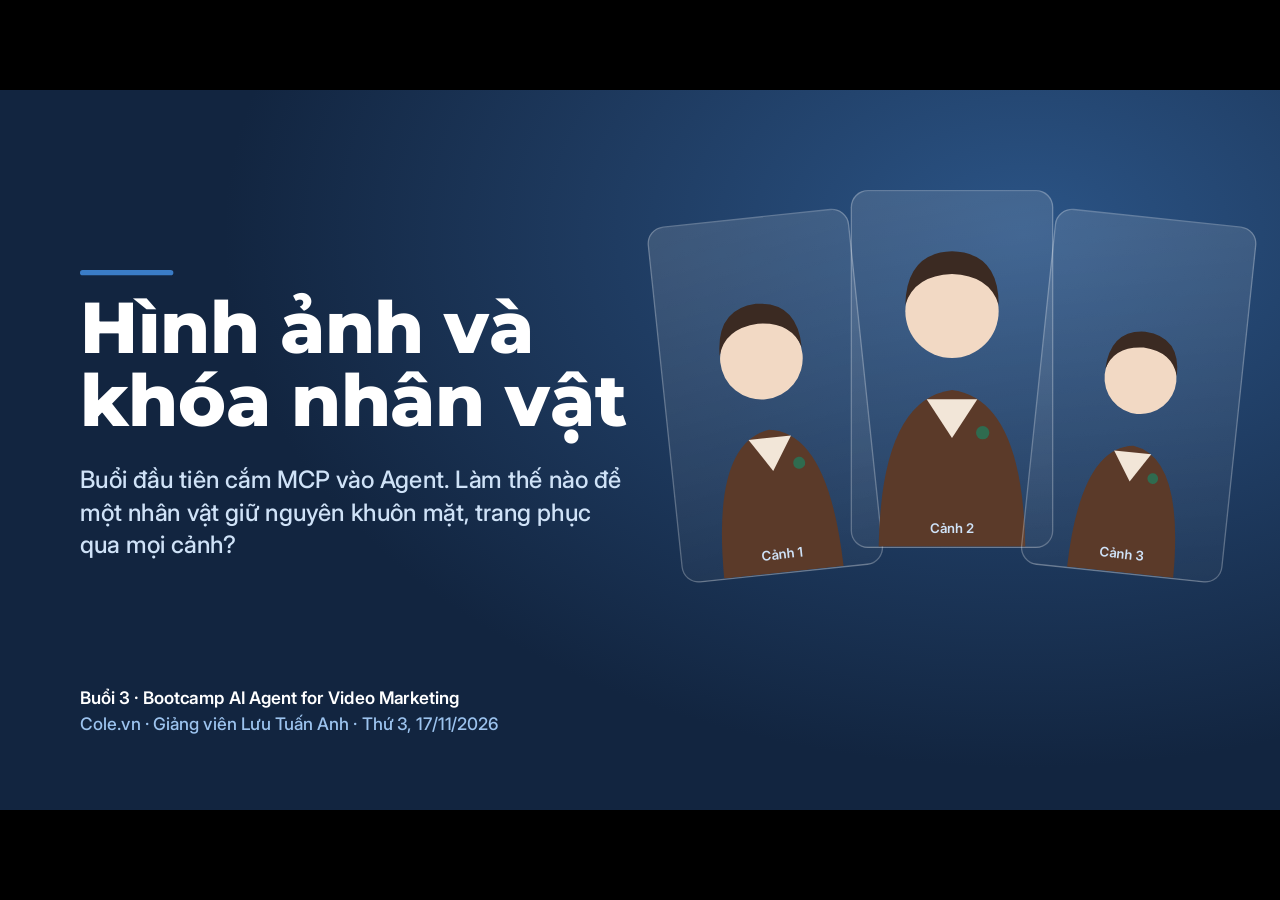
<file: slide/buoi-3.html>
<!doctype html>
<html lang="vi">
<head>
<meta charset="utf-8">
<meta name="viewport" content="width=device-width,initial-scale=1">
<title>Buổi 3: MCP đầu tiên, hình ảnh và khóa nhân vật</title>
<link href="https://fonts.googleapis.com/css2?family=Montserrat:wght@600;700;800&family=Inter:wght@400;500;600;700&display=swap" rel="stylesheet">
<style>
.sm-stage{
  --navy:#1E3A5F; --blue:#3A7CC6; --sky:#EAF2FB; --paper:#F7FAFD; --ink:#16263D; --muted:#55657C; --line:#C9D8EA; --ok:#2E7D5B; --warn:#B4472F;
  --fd:'Montserrat',sans-serif; --fb:'Inter',sans-serif;
  background:var(--paper); color:var(--ink); font-family:var(--fb);
}
.slide{background:var(--paper)}
.slide.toi{background:radial-gradient(1200px 800px at 80% 20%,#2B5486 0%,var(--navy) 55%,#122540 100%);color:#fff}
.slide h1,.slide h2{font-family:var(--fd);margin:0;letter-spacing:-.5px}
.nho{position:absolute;left:120px;top:84px;font:700 24px/1 var(--fd);letter-spacing:3px;text-transform:uppercase;color:var(--blue)}
.toi .nho{color:#9CC3EE}
.tieu{position:absolute;left:120px;top:130px;width:1680px;font:800 72px/1.1 var(--fd);color:var(--navy)}
.toi .tieu{color:#fff}
.chan{position:absolute;left:120px;bottom:56px;font:500 22px/1 var(--fb);color:var(--muted)}
.toi .chan{color:#9CC3EE}
p{margin:0}
code,.ma{font-family:Consolas,'Courier New',monospace}

/* 1. Bia */
.s1 .khung{position:absolute;top:150px;width:300px;height:533px;border-radius:26px;background:linear-gradient(170deg,#ffffff22,#ffffff08);border:2px solid #ffffff40;overflow:hidden}
.s1 .khung svg{position:absolute;inset:0;width:100%;height:100%}
.s1 .k1{right:620px;rotate:-6deg;top:190px}.s1 .k2{right:340px}.s1 .k3{right:60px;rotate:6deg;top:190px}
.s1 .nhan-k{position:absolute;left:0;right:0;bottom:18px;text-align:center;font:600 20px/1 var(--fb);color:#CFE2F7}
.s1 h1{position:absolute;left:120px;top:300px;width:900px;font:800 108px/1.02 var(--fd);color:#fff}
.s1 .hoi{position:absolute;left:120px;top:560px;width:820px;font:500 36px/1.35 var(--fb);color:#CFE2F7}
.s1 .meta{position:absolute;left:120px;bottom:110px;font:600 26px/1.5 var(--fb);color:#fff}
.s1 .meta span{color:#9CC3EE;font-weight:500}
.s1 .vach{position:absolute;left:120px;top:270px;width:140px;height:8px;border-radius:4px;background:var(--blue)}

/* 2. Ban do */
.s2 .duong{position:absolute;left:160px;top:520px;width:1600px;height:6px;background:var(--line);border-radius:3px}
.s2 .tram{position:absolute;top:420px;width:340px;text-align:center}
.s2 .tram .cham{width:120px;height:120px;margin:0 auto 34px;border-radius:50%;background:#fff;border:6px solid var(--line);display:grid;place-items:center;font:800 46px/1 var(--fd);color:var(--navy)}
.s2 .tram b{display:block;font:700 34px/1.2 var(--fd);color:var(--navy)}
.s2 .tram i{display:block;margin-top:12px;font:500 26px/1.35 var(--fb);font-style:normal;color:var(--muted)}
.s2 .t1{left:70px}.s2 .t2{left:550px}.s2 .t3{left:1030px}.s2 .t4{left:1510px}
.s2 .tram.now .cham{background:var(--blue);border-color:var(--blue);color:#fff;box-shadow:0 0 0 14px #3A7CC622}
.s2 .dich{position:absolute;left:120px;bottom:120px;width:1680px;padding:30px 40px;border-radius:20px;background:var(--navy);color:#fff;font:600 32px/1.4 var(--fb)}
.s2 .dich span{color:#9CC3EE}

/* 3. MCP */
.s3 .dn{position:absolute;left:120px;top:250px;width:1680px;font:500 38px/1.4 var(--fb);color:var(--ink)}
.s3 .dn b{color:var(--blue)}
.s3 .so-do{position:absolute;left:120px;top:400px;width:1680px;height:360px}
.s3 .hop{position:absolute;top:110px;width:300px;height:150px;border-radius:22px;background:#fff;border:3px solid var(--line);display:flex;flex-direction:column;justify-content:center;align-items:center;text-align:center}
.s3 .hop b{font:800 32px/1.15 var(--fd);color:var(--navy)}
.s3 .hop i{font:500 22px/1.3 var(--fb);font-style:normal;color:var(--muted);margin-top:8px}
.s3 .hop.chinh{border-color:var(--blue);background:var(--sky)}
.s3 .h1{left:0}.s3 .h2{left:460px}.s3 .h3{left:920px}.s3 .h4{left:1380px}
.s3 .vivon{position:absolute;left:120px;bottom:110px;width:1680px;padding:26px 36px;border-left:8px solid var(--blue);background:#fff;font:500 30px/1.45 var(--fb)}

/* 4. Cai dat */
.s4 .buoc{position:absolute;left:120px;top:270px;width:1080px}
.s4 .buoc>div{display:flex;gap:28px;align-items:flex-start;margin-bottom:26px}
.s4 .buoc .n{flex:0 0 64px;height:64px;border-radius:50%;background:var(--navy);color:#fff;display:grid;place-items:center;font:800 30px/1 var(--fd)}
.s4 .buoc b{display:block;font:700 32px/1.2 var(--fd);color:var(--navy)}
.s4 .buoc i{display:block;font:500 25px/1.35 var(--fb);font-style:normal;color:var(--muted);margin-top:4px}
.s4 .canh-bao{position:absolute;right:120px;top:280px;width:520px;padding:36px;border-radius:22px;background:#FBEDE9;border:3px solid #E7B8AC}
.s4 .canh-bao b{display:block;font:800 32px/1.2 var(--fd);color:var(--warn);margin-bottom:16px}
.s4 .canh-bao p{font:500 26px/1.45 var(--fb);color:#5A2A1F}

/* 5. Cau hinh */
.s5 .json{position:absolute;left:120px;top:270px;width:820px;padding:40px 44px;border-radius:22px;background:#0F2036;color:#D8E6F5;font:500 27px/1.55 Consolas,'Courier New',monospace;white-space:pre}
.s5 .json .k{color:#9CC3EE}.s5 .json .v{color:#F2D38A}.s5 .json .hl{background:#3A7CC655;border-radius:6px;padding:0 6px}
.s5 .diem{position:absolute;left:1090px;top:270px;width:710px}
.s5 .diem>div{padding:26px 30px;margin-bottom:22px;border-radius:18px;background:#fff;border:3px solid var(--line)}
.s5 .diem b{display:block;font:700 30px/1.2 var(--fd);color:var(--navy);margin-bottom:8px}
.s5 .diem p{font:500 25px/1.4 var(--fb);color:var(--muted)}

/* 6. Cau hoi */
.s6 .hoi{position:absolute;left:120px;top:250px;width:1680px;font:700 52px/1.25 var(--fd);color:#fff}
.s6 .pa{position:absolute;left:120px;top:480px;width:1680px;display:grid;grid-template-columns:1fr 1fr 1fr;gap:36px}
.s6 .pa>div{padding:36px;border-radius:22px;background:#ffffff14;border:3px solid #ffffff30;font:600 32px/1.35 var(--fb);color:#fff;transition:all .5s}
.s6 .pa>div b{display:block;font:800 44px/1 var(--fd);color:#9CC3EE;margin-bottom:16px}
.s6.q-ok .pa .right{background:#fff;color:var(--navy);border-color:#fff;transform:translateY(-10px)}
.s6.q-ok .pa .right b{color:var(--blue)}
.s6 .dap{position:absolute;left:120px;bottom:120px;width:1680px;padding:28px 36px;border-radius:18px;background:var(--blue);font:600 30px/1.4 var(--fb);color:#fff}

/* 7. Ba ty le */
.s7 .ty{position:absolute;bottom:250px;display:flex;flex-direction:column;align-items:center}
.s7 .ty .o{border-radius:16px;background:linear-gradient(160deg,#D9E7F6,#BCD3EC);border:3px solid var(--blue);position:relative;overflow:hidden}
.s7 .ty .o::before{content:"";position:absolute;left:12%;right:12%;top:8%;height:22%;border:3px dashed #ffffffcc;border-radius:10px}
.s7 .ty .o::after{content:"";position:absolute;left:30%;right:30%;bottom:10%;height:38%;border-radius:12px 12px 6px 6px;background:var(--navy);opacity:.85}
.s7 .ty b{margin-top:22px;font:800 40px/1 var(--fd);color:var(--navy)}
.s7 .ty i{margin-top:10px;font:500 25px/1.3 var(--fb);font-style:normal;color:var(--muted);text-align:center;width:420px}
.s7 .a{left:160px}.s7 .a .o{width:330px;height:330px}
.s7 .b{left:760px}.s7 .b .o{width:240px;height:427px}
.s7 .c{left:1180px}.s7 .c .o{width:580px;height:326px}
.s7 .chu{position:absolute;left:120px;bottom:110px;width:1680px;font:500 28px/1.4 var(--fb);color:var(--ink)}
.s7 .chu b{color:var(--blue)}

/* 8. Chong anh AI */
.s8 .cot{position:absolute;top:260px;width:800px;padding:36px 40px;border-radius:22px}
.s8 .x{left:120px;background:#fff;border:3px solid var(--line)}
.s8 .v{left:1000px;background:var(--navy);color:#fff}
.s8 .cot h3{margin:0 0 22px;font:800 34px/1.2 var(--fd)}
.s8 .x h3{color:var(--muted)}.s8 .v h3{color:#9CC3EE}
.s8 .cot li{font:500 28px/1.4 var(--fb);margin-bottom:16px;list-style:none;padding-left:40px;position:relative}
.s8 .cot ul{margin:0;padding:0}
.s8 .x li::before{content:"✕";position:absolute;left:0;color:var(--warn);font-weight:700}
.s8 .v li::before{content:"✓";position:absolute;left:0;color:#9CC3EE;font-weight:700}
.s8 .chot{position:absolute;left:120px;bottom:100px;font:500 26px/1.4 var(--fb);color:var(--muted)}

/* 9. Khoa nhan vat */
.s9 .dn{position:absolute;left:120px;top:250px;width:1680px;font:500 34px/1.4 var(--fb)}
.s9 .dn b{color:var(--blue)}
.s9 .hang{position:absolute;left:120px;top:400px;width:1680px;height:430px}
.s9 .hang .nhan-h{position:absolute;left:0;font:700 28px/1.2 var(--fd);color:var(--navy);width:300px}
.s9 .canh{position:absolute;top:0;width:230px;height:409px;border-radius:18px;background:#fff;border:3px solid var(--line);overflow:hidden}
.s9 .canh svg{width:100%;height:100%}
.s9 .c1{left:0}.s9 .c2{left:270px}.s9 .c3{left:540px}
.s9 .lop{position:absolute;inset:0}
.s9 .sau{opacity:0}
.s9.ok .truoc{opacity:0;transition:opacity .6s}
.s9.ok .sau{opacity:1;transition:opacity .8s .2s}
@media print{.s9 .truoc{opacity:0!important}.s9 .sau{opacity:1!important}}
.s9 .bt{position:absolute;left:880px;top:0;width:800px}
.s9 .bt>div{padding:24px 28px;border-radius:18px;margin-bottom:22px;background:var(--sky);border:3px solid #BFD5EE}
.s9 .bt b{display:block;font:800 30px/1.2 var(--fd);color:var(--navy);margin-bottom:6px}
.s9 .bt p{font:500 24px/1.4 var(--fb);color:var(--muted)}
.s9 .ketluan{position:absolute;left:120px;bottom:90px;font:600 30px/1.4 var(--fb);color:var(--navy)}

/* 10. Nguyen tac */
.s10 .luoi{position:absolute;left:120px;top:280px;width:1680px;display:grid;grid-template-columns:1fr 1fr 1fr;gap:36px}
.s10 .luoi>div{padding:40px 36px;border-radius:22px;background:#ffffff12;border:3px solid #ffffff2a;min-height:420px}
.s10 .luoi b{display:block;font:800 36px/1.2 var(--fd);color:#fff;margin-bottom:20px}
.s10 .luoi p{font:500 28px/1.45 var(--fb);color:#D5E4F5}
.s10 .luoi .so{font:800 70px/1 var(--fd);color:var(--blue);margin-bottom:18px;display:block}

/* 11. Cap anh */
.s11 .cap{position:absolute;left:180px;top:270px;width:1000px;height:640px}
.s11 .anh{position:absolute;top:0;width:340px;height:604px;border-radius:22px;overflow:hidden;border:4px solid var(--navy);background:#E9F1FA}
.s11 .anh svg{width:100%;height:100%}
.s11 .dau{left:0}.s11 .cuoi{left:620px}
.s11 .anh .nh{position:absolute;left:16px;top:16px;padding:8px 16px;border-radius:30px;background:var(--navy);color:#fff;font:700 20px/1 var(--fb)}
.s11 .mui{position:absolute;left:370px;top:250px;width:230px;text-align:center;font:600 24px/1.3 var(--fb);color:var(--blue)}
.s11 .mui svg{width:230px;height:60px}
.s11 .giai{position:absolute;left:1260px;top:290px;width:540px}
.s11 .giai>div{margin-bottom:30px}
.s11 .giai b{display:block;font:800 32px/1.2 var(--fd);color:var(--navy);margin-bottom:8px}
.s11 .giai p{font:500 26px/1.45 var(--fb);color:var(--muted)}
@keyframes dayvao{0%,15%{transform:scale(1)}55%,100%{transform:scale(1.32)}}
.s11 .dong{transform-origin:50% 60%;animation:dayvao 4s ease-in-out infinite alternate}
.slide:not(.on) .dong{animation-play-state:paused}

/* 12. Soat anh */
.s12 .luoi{position:absolute;left:120px;top:270px;width:1680px;display:grid;grid-template-columns:repeat(4,1fr);gap:26px}
.s12 .luoi>div{padding:28px 28px 30px;border-radius:20px;background:#fff;border:3px solid var(--line);min-height:210px}
.s12 .luoi .n{font:800 46px/1 var(--fd);color:var(--blue);display:block;margin-bottom:14px}
.s12 .luoi b{display:block;font:700 28px/1.25 var(--fd);color:var(--navy);margin-bottom:8px}
.s12 .luoi p{font:500 22px/1.4 var(--fb);color:var(--muted)}
.s12 .chot{position:absolute;left:120px;bottom:100px;width:1680px;padding:24px 34px;border-radius:18px;background:var(--sky);font:600 28px/1.4 var(--fb);color:var(--navy)}

/* 13. Tom tat va bai tap */
.s13 .trai{position:absolute;left:120px;top:260px;width:820px}
.s13 .phai{position:absolute;left:1020px;top:260px;width:780px;padding:40px;border-radius:22px;background:var(--navy);color:#fff}
.s13 h3{margin:0 0 24px;font:800 36px/1.2 var(--fd);color:var(--navy)}
.s13 .phai h3{color:#9CC3EE}
.s13 .trai>div{display:flex;gap:24px;margin-bottom:30px;padding:30px 30px;border-radius:18px;background:#fff;border:3px solid var(--line)}
.s13 .trai .n{flex:0 0 56px;height:56px;border-radius:50%;background:var(--blue);color:#fff;display:grid;place-items:center;font:800 28px/1 var(--fd)}
.s13 .trai p{font:500 30px/1.45 var(--fb)}
.s13 .phai li{font:500 30px/1.5 var(--fb);margin-bottom:22px}
.s13 .phai ol{margin:0;padding-left:34px}

/* 14. Ket */
.s14 .cau{position:absolute;left:120px;top:300px;width:1500px;font:800 84px/1.12 var(--fd);color:#fff}
.s14 .cau span{color:#9CC3EE}
.s14 .sau{position:absolute;left:120px;top:690px;width:1400px;font:500 34px/1.45 var(--fb);color:#CFE2F7}
.s14 .ky{position:absolute;left:120px;bottom:100px;font:600 26px/1.5 var(--fb);color:#fff}
.s14 .ky span{color:#9CC3EE;font-weight:500}

/* 15. Skill va MCP */
.s15 *,.s17 *,.s18 *,.s19 *,.s20 *{box-sizing:border-box}
.s15 .cot{position:absolute;top:270px;width:810px;padding:36px 44px 24px;border-radius:24px}
.s15 .sk{left:120px;background:#fff;border:3px solid var(--line)}
.s15 .mc{left:990px;background:var(--navy);color:#fff}
.s15 .cot .the{display:inline-block;font:700 22px/1 var(--fb);letter-spacing:2px;text-transform:uppercase;padding:10px 16px;border-radius:30px;background:var(--sky);color:var(--blue)}
.s15 .mc .the{background:#ffffff1c;color:#9CC3EE}
.s15 .cot h3{margin:20px 0 22px;font:800 46px/1.1 var(--fd);color:var(--navy)}
.s15 .mc h3{color:#fff}
.s15 .cot li{font:500 28px/1.4 var(--fb);margin-bottom:14px;list-style:none;padding-left:36px;position:relative;color:var(--muted)}
.s15 .mc li{color:#D5E4F5}
.s15 .cot li::before{content:"";position:absolute;left:0;top:14px;width:14px;height:14px;border-radius:50%;background:var(--blue)}
.s15 .cot ul{margin:0;padding:0}
.s15 .noi{position:absolute;left:120px;top:740px;width:1680px;height:190px;border-radius:24px;background:var(--sky);border:3px solid #BFD5EE}
.s15 .noi .tt{position:absolute;left:40px;top:28px;font:800 30px/1.2 var(--fd);color:var(--navy)}
.s15 .noi .o{position:absolute;top:84px;height:76px;padding:0 26px;border-radius:16px;background:#fff;border:3px solid var(--line);display:flex;align-items:center;font:700 26px/1 var(--fb);color:var(--navy);white-space:nowrap}
.s15 .noi .o.c{background:var(--navy);border-color:var(--navy);color:#fff}
.s15 .noi .o1{left:40px}.s15 .noi .o2{left:440px}.s15 .noi .o3{left:940px}.s15 .noi .o4{left:1340px}
.s15 .noi svg{position:absolute;left:0;top:0;width:1680px;height:190px}

/* 17. Project va global */
.s17 .the{position:absolute;top:270px;width:810px;height:470px;padding:40px 44px;border-radius:24px;background:#fff;border:3px solid var(--line)}
.s17 .pj{left:120px;border-color:var(--blue);background:var(--sky)}
.s17 .gl{left:990px}
.s17 .the b{display:block;font:800 44px/1.1 var(--fd);color:var(--navy)}
.s17 .the .duong{display:block;margin:22px 0 26px;padding:18px 22px;border-radius:14px;background:#0F2036;color:#F2D38A;font:500 27px/1.3 Consolas,'Courier New',monospace}
.s17 .the p{font:500 28px/1.45 var(--fb);color:var(--muted);margin-bottom:10px}
.s17 .dau{position:absolute;right:36px;top:34px;padding:12px 22px;border-radius:12px;background:var(--ok);color:#fff;font:800 24px/1 var(--fd);letter-spacing:1px}
.s17 .chot{position:absolute;left:120px;top:790px;width:1680px;padding:26px 36px;border-left:8px solid var(--blue);background:#fff;font:500 28px/1.45 var(--fb);color:var(--ink)}
.s17 .chot b{color:var(--blue)}

/* 18. An toan */
.s18 .luoi{position:absolute;left:120px;top:270px;width:1680px;display:grid;grid-template-columns:repeat(4,1fr);gap:28px}
.s18 .luoi>div{padding:34px 30px;border-radius:22px;background:#ffffff12;border:3px solid #ffffff2a;min-height:440px}
.s18 .luoi .so{display:block;font:800 64px/1 var(--fd);color:var(--blue);margin-bottom:18px}
.s18 .luoi b{display:block;font:800 32px/1.2 var(--fd);color:#fff;margin-bottom:16px}
.s18 .luoi p{font:500 25px/1.45 var(--fb);color:#D5E4F5}
.s18 .chot{position:absolute;left:120px;top:780px;width:1680px;padding:26px 36px;border-radius:18px;background:#ffffff14;border:2px solid #ffffff30;font:500 27px/1.45 var(--fb);color:#fff}
.s18 .chot code{color:#F2D38A}

/* 19. Quan ly MCP */
.s19 .ui{position:absolute;left:120px;top:270px;width:860px;height:560px;border-radius:24px;background:#fff;border:3px solid var(--line);box-shadow:0 20px 50px #1E3A5F18;overflow:hidden}
.s19 .ui .thanh{height:70px;background:var(--navy);color:#fff;display:flex;align-items:center;padding:0 30px;font:700 26px/1 var(--fb);gap:30px}
.s19 .ui .thanh span{color:#9CC3EE;font-weight:500}
.s19 .ui .muc{display:flex;justify-content:space-between;align-items:center;padding:26px 30px 14px;font:800 28px/1 var(--fd);color:var(--navy)}
.s19 .ui .muc i{font:600 20px/1 var(--fb);font-style:normal;color:var(--blue);padding:10px 14px;border:2px solid var(--line);border-radius:10px}
.s19 .ui .dong{margin:0 30px;padding:22px 24px;border-radius:14px;border:3px solid var(--blue);background:var(--sky);display:flex;align-items:center;gap:16px;font:700 28px/1 Consolas,'Courier New',monospace;color:var(--navy)}
.s19 .ui .dong .xanh{width:16px;height:16px;border-radius:50%;background:var(--ok)}
.s19 .ui .dong .ba{margin-left:auto;font:800 34px/1 var(--fb);color:var(--navy)}
.s19 .menu{position:absolute;left:640px;top:484px;width:310px;border-radius:16px;background:#fff;border:3px solid var(--line);box-shadow:0 18px 40px #1E3A5F30;overflow:hidden}
.s19 .menu div{padding:18px 24px;border-bottom:2px solid var(--line)}
.s19 .menu div:last-child{border:0}
.s19 .menu b{display:block;font:700 26px/1.1 var(--fb);color:var(--navy)}
.s19 .menu i{display:block;font:500 19px/1.3 var(--fb);font-style:normal;color:var(--muted);margin-top:4px}
.s19 .menu .xoa b{color:var(--warn)}
.s19 .cc{position:absolute;left:1040px;top:270px;width:760px}
.s19 .cc h3{margin:0 0 18px;font:800 32px/1.2 var(--fd);color:var(--navy)}
.s19 .cc .t{display:flex;justify-content:space-between;align-items:center;padding:14px 22px;margin-bottom:10px;border-radius:12px;background:#fff;border:2px solid var(--line);font:600 25px/1.2 Consolas,'Courier New',monospace;color:var(--muted)}
.s19 .cc .t span{font:600 20px/1 var(--fb);color:var(--muted)}
.s19 .cc .t.dung{border:3px solid var(--blue);background:var(--sky);color:var(--navy)}
.s19 .cc .t.dung span{color:var(--blue)}
.s19 .hoi{position:absolute;left:120px;top:870px;width:1680px;padding:22px 34px;border-radius:16px;background:#0F2036;color:#D8E6F5;font:500 26px/1.45 var(--fb)}
.s19 .hoi b{color:#9CC3EE}

/* 20. Loi hay gap */
.s20 .luoi{position:absolute;left:120px;top:270px;width:1680px;display:grid;grid-template-columns:1fr 1fr 1fr;gap:36px}
.s20 .luoi>div{border-radius:22px;background:#fff;border:3px solid var(--line);overflow:hidden;min-height:560px}
.s20 .luoi .hien{padding:30px 34px;background:#FBEDE9;border-bottom:3px solid #E7B8AC}
.s20 .luoi .hien i{display:block;font:700 20px/1 var(--fb);font-style:normal;letter-spacing:2px;text-transform:uppercase;color:var(--warn);margin-bottom:12px}
.s20 .luoi .hien b{display:block;font:800 36px/1.15 var(--fd);color:var(--navy)}
.s20 .luoi .sua{padding:30px 34px}
.s20 .luoi .sua i{display:block;font:700 20px/1 var(--fb);font-style:normal;letter-spacing:2px;text-transform:uppercase;color:var(--ok);margin-bottom:16px}
.s20 .luoi .sua li{font:500 26px/1.4 var(--fb);color:var(--ink);margin-bottom:14px}
.s20 .luoi .sua ol{margin:0;padding-left:30px}
.s20 code{font-size:.92em;color:var(--blue)}
</style>
</head>
<body>
<div class="sm-stage">

<!-- Mau nhan vat dung lai: SVG chan dung hu cau (dang hinh khoi, khong mo ta nguoi that) -->

  <!-- 1. BIA -->
  <section class="slide toi s1" data-trans="iris" data-origin="70% 50%">
    <div class="vach" data-anim="wipe"></div>
    <h1 data-fx="words" data-stagger="90">Hình ảnh và khóa nhân vật</h1>
    <p class="hoi" data-anim="blur" data-delay="700">Buổi đầu tiên cắm MCP vào Agent. Làm thế nào để một nhân vật giữ nguyên khuôn mặt, trang phục qua mọi cảnh?</p>
    <p class="meta" data-anim="rise" data-delay="1000">Buổi 3 · Bootcamp AI Agent for Video Marketing<br><span>Cole.vn · Giảng viên Lưu Tuấn Anh · Thứ 3, 17/11/2026</span></p>
    <div class="khung k1" data-anim="drop" data-delay="300"><svg viewBox="0 0 300 533"><circle cx="150" cy="210" r="62" fill="#F2D9C4"/><path d="M88 200 Q90 130 150 128 Q212 130 212 200 Q200 160 150 158 Q100 160 88 200Z" fill="#3B2A22"/><path d="M60 533 Q62 330 150 318 Q238 330 240 533Z" fill="#5B3A29"/><path d="M118 330 L150 380 L182 330" fill="#F2E6D8"/><circle cx="190" cy="372" r="9" fill="#2F6B4F"/></svg><span class="nhan-k">Cảnh 1</span></div>
    <div class="khung k2" data-anim="drop" data-delay="450"><svg viewBox="0 0 300 533"><circle cx="150" cy="180" r="70" fill="#F2D9C4"/><path d="M80 170 Q82 92 150 90 Q220 92 220 170 Q206 126 150 124 Q94 126 80 170Z" fill="#3B2A22"/><path d="M40 533 Q44 312 150 298 Q256 312 260 533Z" fill="#5B3A29"/><path d="M112 312 L150 370 L188 312" fill="#F2E6D8"/><circle cx="196" cy="362" r="10" fill="#2F6B4F"/></svg><span class="nhan-k">Cảnh 2</span></div>
    <div class="khung k3" data-anim="drop" data-delay="600"><svg viewBox="0 0 300 533"><circle cx="150" cy="240" r="54" fill="#F2D9C4"/><path d="M96 232 Q98 172 150 170 Q204 172 204 232 Q194 196 150 194 Q106 196 96 232Z" fill="#3B2A22"/><path d="M70 533 Q72 352 150 342 Q228 352 230 533Z" fill="#5B3A29"/><path d="M122 352 L150 396 L178 352" fill="#F2E6D8"/><circle cx="184" cy="388" r="8" fill="#2F6B4F"/></svg><span class="nhan-k">Cảnh 3</span></div>
  </section>

  <!-- 2. BAN DO -->
  <section class="slide s2" data-trans="push">
    <span class="nho" data-anim="fade">Bản đồ buổi học</span>
    <h2 class="tieu" data-anim="wipe">Bốn chặng tới bộ ảnh hoàn chỉnh</h2>
    <div class="duong" data-anim="wipe" data-delay="300"></div>
    <div data-stagger="160" data-delay="400">
      <div class="tram t1 now" data-anim="pop"><div class="cham">1</div><b>Hiểu MCP</b><i>MCP là gì, khác Skill ở đâu, cài ở đâu, cài an toàn</i></div>
      <div class="tram t2" data-anim="pop"><div class="cham">2</div><b>Cài MCP</b><i>chatgpt-image, kiểm tra, ảnh thử</i></div>
      <div class="tram t3" data-anim="pop"><div class="cham">3</div><b>Khóa nhân vật</b><i>Phiếu cố định, ảnh gốc</i></div>
      <div class="tram t4" data-anim="pop"><div class="cham">4</div><b>Ảnh cảnh, poster</b><i>Cặp đầu cuối, poster, soát ảnh</i></div>
    </div>
    <div class="dich" data-anim="rise" data-delay="1200">Kết quả buổi học: <span>01 nhân vật đại diện</span> và <span>bộ ảnh đủ cho các cảnh</span> trong kịch bản buổi 2.</div>
  </section>

  <!-- 3. MCP -->
  <section class="slide s3" data-trans="iris" data-origin="15% 50%">
    <span class="nho" data-anim="fade">Chặng 1 · MCP là gì</span>
    <h2 class="tieu" data-anim="wipe">MCP nối Agent với phần mềm bên ngoài</h2>
    <p class="dn" data-anim="blur" data-delay="300"><b>MCP</b> là chuẩn kết nối giữa Agent và phần mềm khác. Mỗi MCP mang theo vài <b>công cụ</b>; Agent tự chọn công cụ, kết quả trả về thẳng thư mục dự án.</p>
    <div class="so-do">
      <svg viewBox="0 0 1680 360" style="position:absolute;inset:0;width:100%;height:100%">
        <g data-anim="draw" data-delay="700" data-stagger="250" fill="none" stroke="#3A7CC6" stroke-width="5" stroke-linecap="round">
          <path d="M305 185 H455"/><path d="M765 185 H915"/><path d="M1225 185 H1375"/>
        </g>
        <circle r="10" fill="#3A7CC6"><animateMotion dur="3.2s" repeatCount="indefinite" path="M305 185 H1375"/></circle>
      </svg>
      <div class="hop h1" data-anim="rise" data-delay="400"><b>Antigravity</b><i>Agent nhận câu lệnh của bạn</i></div>
      <div class="hop h2 chinh" data-anim="rise" data-delay="650"><b>chatgpt-image</b><i>MCP chạy trên máy bạn</i></div>
      <div class="hop h3" data-anim="rise" data-delay="900"><b>ChatGPT</b><i>Tạo ảnh theo prompt</i></div>
      <div class="hop h4" data-anim="rise" data-delay="1150"><b>anh/*.png</b><i>Ảnh lưu vào dự án</i></div>
    </div>
    <p class="vivon" data-step="1" data-anim="rise"><b>Ví von:</b> MCP giống ổ cắm điện. Thiết bị nào có phích đúng chuẩn đều cắm vào và dùng được, không cần đi dây riêng cho từng thiết bị.</p>
    <span class="chan">Nguồn: README repo github.com/andyluu98/chatgpt-image-mcp, tra ngày 09/11/2026</span>
  </section>

  <!-- 15. SKILL VA MCP -->
  <section class="slide s15" data-trans="push">
    <span class="nho" data-anim="fade">Chặng 1 · Skill và MCP</span>
    <h2 class="tieu" data-anim="wipe">Skill là cách làm, MCP là công cụ</h2>
    <div class="cot sk" data-anim="left" data-delay="300"><span class="the">Skill</span><h3>Công thức nấu ăn</h3><ul>
      <li>Quy trình, quy tắc, mẫu câu</li>
      <li>Thư mục có file SKILL.md, viết bằng chữ</li>
      <li>Gọi bằng /ten-skill hoặc Agent tự chọn</li>
      <li>Thiếu skill: mỗi lần làm một kiểu</li>
    </ul></div>
    <div class="cot mc" data-anim="right" data-delay="500"><span class="the">MCP</span><h3>Cái bếp, cái nồi</h3><ul>
      <li>Giúp Agent làm việc nó không tự làm được</li>
      <li>Phần mềm chạy riêng, khai báo trong mcp_config.json</li>
      <li>Agent tự gọi công cụ, bạn cho phép từng lần</li>
      <li>Thiếu MCP: Agent chỉ viết prompt để bạn tự dán</li>
    </ul></div>
    <div class="noi" data-step="1" data-anim="rise">
      <svg viewBox="0 0 1680 190"><g fill="none" stroke="#3A7CC6" stroke-width="5" stroke-linecap="round"><path d="M366 122 H426 M414 110 L428 122 L414 134"/><path d="M866 122 H926 M914 110 L928 122 L914 134"/><path d="M1266 122 H1326 M1314 110 L1328 122 L1314 134"/></g></svg>
      <span class="tt">Một skill có thể dùng MCP</span>
      <span class="o o1">/hinh-anh-nhan-vat</span>
      <span class="o o2">gọi công cụ generate_image</span>
      <span class="o o3 c">MCP chatgpt-image</span>
      <span class="o o4">anh/canh/*.png</span>
    </div>
    <span class="chan">Skill hinh-anh-nhan-vat ghi sẵn: dùng MCP chatgpt-image, công cụ generate_image, tham số cho từng loại ảnh</span>
  </section>

  <!-- 16. CAU HOI SKILL HAY MCP -->
  <section class="slide toi s6 s16" data-trans="zoom" data-quiz>
    <span class="nho" data-anim="fade">Câu hỏi nhanh</span>
    <p class="hoi" data-anim="blur">Việc nào bắt buộc phải có MCP, không thể chỉ viết thành Skill?</p>
    <div class="pa" data-stagger="150" data-delay="400">
      <div data-anim="rise"><b>A</b>Mọi caption có 5 hashtag và một câu kêu gọi mua hàng</div>
      <div class="right" data-anim="rise"><b>B</b>Agent tự đọc bình luận dưới video TikTok của bạn</div>
      <div data-anim="rise"><b>C</b>Mỗi ảnh tạo xong ghi vào danh sách kèm prompt đã dùng</div>
    </div>
    <p class="dap" data-step="1" data-anim="pop">Đáp án B: phải nối sang TikTok nên cần MCP. A và C là cách làm, viết thành Skill.</p>
  </section>

  <!-- 17. PROJECT HAY GLOBAL -->
  <section class="slide s17" data-trans="push">
    <span class="nho" data-anim="fade">Chặng 1 · Cài ở đâu</span>
    <h2 class="tieu" data-anim="wipe">Một file cấu hình cho mỗi nơi cài</h2>
    <div class="the pj" data-anim="left" data-delay="300">
      <span class="dau" data-step="1" data-anim="stamp">Khóa này dùng</span>
      <b>Project</b>
      <span class="duong">du-an-video/.agents/mcp_config.json</span>
      <p>Chỉ dự án đó dùng được.</p>
      <p>Agent đọc, sửa giúp được; gỡ thì sửa đúng một file.</p>
      <p>Gửi dự án cho người khác: kiểm tra không có mã khóa.</p>
    </div>
    <div class="the gl" data-anim="right" data-delay="500">
      <b>Global</b>
      <span class="duong">~/.gemini/config/mcp_config.json</span>
      <p>Mọi dự án trên máy dùng được.</p>
      <p>Hợp với MCP dùng hằng ngày, đã tin tưởng.</p>
      <p>Nằm ngoài dự án: bạn tự sửa, Agent không ghi vào.</p>
    </div>
    <p class="chot" data-step="1" data-anim="rise"><b>Mỗi MCP chỉ khai báo ở một nơi.</b> Dấu ~ là thư mục tài khoản: Windows C:\Users\TEN-BAN, macOS /Users/TEN-BAN.</p>
    <span class="chan">Nguồn: antigravity.google/docs/mcp, tra ngày 09/11/2026</span>
  </section>

  <!-- 18. AN TOAN -->
  <section class="slide toi s18" data-trans="push">
    <span class="nho" data-anim="fade">Chặng 1 · An toàn</span>
    <h2 class="tieu" data-anim="wipe">Bốn điều an toàn khi cài MCP lạ</h2>
    <div class="luoi" data-stagger="160" data-delay="300">
      <div data-anim="rise"><span class="so">01</span><b>Đọc trước khi cài</b><p>Xem ai làm, README có rõ không. Nhờ Agent đọc README, giải thích MCP làm gì, gửi dữ liệu đi đâu.</p></div>
      <div data-anim="rise"><span class="so">02</span><b>Không dán mã khóa vào chat</b><p>Tự mở file mcp_config.json, dán mã vào mục env, lưu.</p></div>
      <div data-anim="rise"><span class="so">03</span><b>Không chia sẻ file cấu hình</b><p>Không gửi, không chụp màn hình, không đưa vào zip dự án. Lộ mã thì thu hồi, tạo mã mới.</p></div>
      <div data-anim="rise"><span class="so">04</span><b>Cho phép từng lần</b><p>Giữ Request Review. Đọc tên công cụ trước khi đồng ý; gặp delete, send, post thì dừng lại.</p></div>
    </div>
    <p class="chot" data-step="1" data-anim="rise">chatgpt-image không cần mã khóa trong env: mã đăng nhập lưu ở <code>%APPDATA%\cgimg\auth.json</code> (Windows), <code>~/.config/cgimg/auth.json</code> (macOS). Coi file đó như mật khẩu.</p>
  </section>

  <!-- 4. CAI DAT -->
  <section class="slide s4" data-trans="push">
    <span class="nho" data-anim="fade">Chặng 2 · Cài đặt</span>
    <h2 class="tieu" data-anim="wipe">Năm bước cài đặt, làm một lần mỗi máy</h2>
    <div class="buoc">
      <div data-step="1" data-anim="left"><span class="n">1</span><span><b>Cài uv</b><i>Trình cài Python gọn nhẹ, tự tải Python và thư viện cần thiết</i></span></div>
      <div data-step="2" data-anim="left"><span class="n">2</span><span><b>Tải repo chatgpt-image-mcp</b><i>Code, Download ZIP, giải nén vào Documents</i></span></div>
      <div data-step="3" data-anim="left"><span class="n">3</span><span><b>Chạy trình cài, đăng nhập ChatGPT</b><i>Dán toàn bộ đường link trang platform.openai.com vào cửa sổ cài</i></span></div>
      <div data-step="4" data-anim="left"><span class="n">4</span><span><b>Khai báo MCP cho dự án</b><i>File .agents/mcp_config.json, rồi Restart MCP</i></span></div>
      <div data-step="5" data-anim="left"><span class="n">5</span><span><b>Kiểm tra, gọi thử 1 ảnh</b><i>Xem Customizations, hỏi Agent công cụ, rồi generate_image 1:1</i></span></div>
    </div>
    <div class="canh-bao" data-anim="right" data-delay="500">
      <b>Lưu ý về tài khoản</b>
      <p>README của repo nêu rõ: công cụ đi qua giao diện web ChatGPT, không phải kênh chính thức của OpenAI, vi phạm điều khoản sử dụng và có rủi ro bị giới hạn hoặc khóa tài khoản.<br><br>Khuyến nghị dùng tài khoản ChatGPT phụ.</p>
    </div>
    <span class="chan">Lệnh cài chi tiết: trang buổi 3, mục 3 và 4</span>
  </section>

  <!-- 5. CAU HINH -->
  <section class="slide s5" data-trans="push">
    <span class="nho" data-anim="fade">Chặng 2 · Cấu hình</span>
    <h2 class="tieu" data-anim="wipe">Ba điểm quyết định MCP chạy đúng</h2>
    <div class="json" data-anim="zoom" data-delay="300">{
  <span class="k">"mcpServers"</span>: {
    <span class="k">"chatgpt-image"</span>: {
      <span class="k">"command"</span>: <span class="v">"uv"</span>,
      <span class="k">"args"</span>: [<span class="v">"--directory"</span>,
        <span class="v hl">"C:\\Users\\TEN-MAY\\...\\chatgpt-image-mcp"</span>,
        <span class="v">"run"</span>, <span class="v">"cgimg-mcp"</span>],
      <span class="k">"timeoutSeconds"</span>: <span class="v hl">300</span>
    }
  }
}</div>
    <div class="diem">
      <div data-step="1" data-anim="right"><b>1. Đường dẫn thư mục repo</b><p>Trên Windows, mỗi dấu \ trong JSON viết thành \\.</p></div>
      <div data-step="2" data-anim="right"><b>2. Thời gian chờ 300 giây</b><p>Antigravity mặc định chờ 180 giây; một ảnh có thể mất tới 90 giây.</p></div>
      <div data-step="3" data-anim="right"><b>3. out_dir là đường dẫn tuyệt đối</b><p>Thiếu điều này, ảnh lưu vào thư mục out của repo MCP, không vào dự án.</p></div>
    </div>
    <span class="chan">Nguồn: README chatgpt-image-mcp; tài liệu Antigravity antigravity.google/docs, tra ngày 09/11/2026</span>
  </section>

  <!-- 19. QUAN LY MCP -->
  <section class="slide s19" data-trans="push">
    <span class="nho" data-anim="fade">Chặng 2 · Kiểm tra</span>
    <h2 class="tieu" data-anim="wipe">Xem MCP, công cụ và nút quản lý</h2>
    <div class="ui" data-anim="zoom" data-delay="300">
      <div class="thanh">Customizations <span>Installed</span></div>
      <div class="muc">MCP Servers <i>Copy Config File Path</i></div>
      <div class="dong"><span class="xanh"></span>chatgpt-image<span class="ba">⋮</span></div>
    </div>
    <div class="menu" data-step="1" data-anim="drop">
      <div><b>Restart</b><i>Sau khi sửa cấu hình, khi MCP treo</i></div>
      <div><b>Disable</b><i>Tắt tạm, giữ cấu hình</i></div>
      <div class="xoa"><b>Delete</b><i>Gỡ hẳn: sao lưu cấu hình trước</i></div>
    </div>
    <div class="cc" data-stagger="90" data-delay="600">
      <h3 data-anim="fade">6 công cụ của chatgpt-image</h3>
      <div class="t dung" data-anim="right">login_status<span>Dùng: xem đăng nhập</span></div>
      <div class="t dung" data-anim="right">generate_image<span>Dùng: vẽ ảnh</span></div>
      <div class="t" data-anim="right">build_pptx<span>Không dùng</span></div>
      <div class="t" data-anim="right">generate_slide_deck<span>Không dùng</span></div>
      <div class="t" data-anim="right">branded_deck<span>Không dùng</span></div>
      <div class="t" data-anim="right">styled_deck<span>Không dùng</span></div>
    </div>
    <p class="hoi" data-step="2" data-anim="rise"><b>Hỏi Agent:</b> "Liệt kê các MCP bạn kết nối được và công cụ của chatgpt-image. Chỉ đọc thông tin, chưa gọi công cụ nào."</p>
  </section>

  <!-- 6. CAU HOI -->
  <section class="slide toi s6" data-trans="zoom" data-quiz>
    <span class="nho" data-anim="fade">Câu hỏi kiểm tra</span>
    <p class="hoi" data-anim="blur">Agent báo đã tạo ảnh thành công, nhưng thư mục anh/ của dự án vẫn trống. Nguyên nhân có khả năng nhất?</p>
    <div class="pa" data-stagger="150" data-delay="400">
      <div data-anim="rise"><b>A</b>Tài khoản ChatGPT chưa đăng nhập</div>
      <div class="right" data-anim="rise"><b>B</b>out_dir không phải đường dẫn tuyệt đối tới thư mục anh/</div>
      <div data-anim="rise"><b>C</b>Chọn sai tỷ lệ ảnh</div>
    </div>
    <p class="dap" data-step="1" data-anim="pop">Đáp án B. Chưa đăng nhập thì tool báo lỗi, không có ảnh nào được tạo. Ảnh đã tạo mà không thấy: kiểm tra thư mục out trong repo MCP.</p>
  </section>

  <!-- 20. LOI HAY GAP -->
  <section class="slide s20" data-trans="push">
    <span class="nho" data-anim="fade">Chặng 2 · Lỗi hay gặp</span>
    <h2 class="tieu" data-anim="wipe">Ba lỗi MCP hay gặp và cách xử lý</h2>
    <div class="luoi" data-stagger="180" data-delay="300">
      <div data-anim="rise"><div class="hien"><i>Hiện tượng</i><b>MCP không hiện</b></div><div class="sua"><i>Cách xử lý</i><ol>
        <li>Tên file đúng <code>.agents/mcp_config.json</code></li>
        <li>Nhờ Agent soát dấu phẩy, dấu ngoặc</li>
        <li>MCP có đang bị Disable không</li>
        <li>Restart; vẫn lỗi thì mở lại Antigravity</li>
      </ol></div></div>
      <div data-anim="rise"><div class="hien"><i>Hiện tượng</i><b>Quá thời gian chờ</b></div><div class="sua"><i>Cách xử lý</i><ol>
        <li>Có <code>"timeoutSeconds": 300</code></li>
        <li>Mỗi lần chỉ tạo 1 ảnh, n = 1</li>
        <li>Mạng chậm: thử lại sau ít phút</li>
        <li>MCP treo hẳn: Restart</li>
      </ol></div></div>
      <div data-anim="rise"><div class="hien"><i>Hiện tượng</i><b>Đăng nhập hết hạn</b></div><div class="sua"><i>Cách xử lý</i><ol>
        <li><code>login_status</code> báo chưa đăng nhập</li>
        <li>Chạy lại trình cài, đăng nhập tài khoản phụ</li>
        <li>Restart MCP rồi gọi lại</li>
      </ol></div></div>
    </div>
    <span class="chan">Bảng lỗi đầy đủ: trang buổi 3, mục 4</span>
  </section>

  <!-- 8. CHONG ANH AI -->
  <section class="slide s8" data-trans="push">
    <span class="nho" data-anim="fade">Chặng 3 · Chất lượng ảnh</span>
    <h2 class="tieu" data-anim="wipe">Prompt mô tả như một buổi chụp thật</h2>
    <div class="cot x" data-anim="left" data-delay="300"><h3>Dấu hiệu "ảnh AI"</h3><ul>
      <li>Ánh sáng ám vàng, ám cam</li>
      <li>Da mịn như nhựa, không có lỗ chân lông</li>
      <li>Bố cục cân tuyệt đối, sạch bất thường</li>
      <li>Chữ lạ, chữ méo trên bao bì, biển hiệu</li>
      <li>Tay thừa ngón, ngón dính nhau</li>
    </ul></div>
    <div class="cot v" data-step="1" data-anim="right"><h3>Thành phần prompt chống lỗi</h3><ul>
      <li>Ánh sáng tự nhiên từ cửa sổ, cân bằng trắng trung tính khoảng 5500K</li>
      <li>Ống kính, khẩu độ cụ thể: 35mm, f/2.8</li>
      <li>Chất liệu thật: vân gỗ, nếp vải, kết cấu da</li>
      <li>Bố cục hơi lệch tâm, vài khuyết điểm nhỏ đời thường</li>
      <li>Cấm rõ: no text, no letters, no extra fingers</li>
    </ul></div>
    <p class="chot" data-anim="fade" data-delay="900">Skill hinh-anh-nhan-vat ghép sẵn các thành phần này vào mọi prompt. Tham số enhance đặt false để giữ nguyên prompt.</p>
  </section>

  <!-- 9. KHOA NHAN VAT -->
  <section class="slide s9" data-trans="iris" data-origin="30% 60%">
    <span class="nho" data-anim="fade">Chặng 3 · Khóa nhân vật</span>
    <h2 class="tieu" data-anim="wipe">Nhân vật giữ nguyên nhờ một mô tả cố định</h2>
    <p class="dn" data-anim="blur" data-delay="300"><b>Khóa nhân vật</b> là dùng cùng một đoạn mô tả và cùng một ảnh gốc cho mọi cảnh, để AI vẽ ra cùng một người.</p>
    <div class="hang">
      <div class="canh c1" data-anim="drop" data-delay="500"><div class="lop truoc"><svg viewBox="0 0 230 409"><rect width="230" height="409" fill="#EEF4FB"/><circle cx="115" cy="150" r="48" fill="#F2D9C4"/><path d="M64 140 Q66 88 115 86 Q166 88 168 150 Q150 110 115 108 Q78 110 64 140Z" fill="#7A4A2A"/><path d="M40 409 Q44 240 115 230 Q186 240 190 409Z" fill="#6F8FB4"/></svg></div><div class="lop sau"><svg viewBox="0 0 230 409"><rect width="230" height="409" fill="#EEF4FB"/><circle cx="115" cy="150" r="48" fill="#F2D9C4"/><path d="M66 146 Q68 92 115 90 Q164 92 166 146 Q152 116 115 114 Q80 116 66 146Z" fill="#3B2A22"/><path d="M40 409 Q44 240 115 230 Q186 240 190 409Z" fill="#5B3A29"/><path d="M90 240 L115 280 L140 240" fill="#F2E6D8"/><circle cx="150" cy="276" r="8" fill="#2F6B4F"/></svg></div></div>
      <div class="canh c2" data-anim="drop" data-delay="650"><div class="lop truoc"><svg viewBox="0 0 230 409"><rect width="230" height="409" fill="#EEF4FB"/><circle cx="115" cy="150" r="44" fill="#E8C7AE"/><path d="M68 150 Q70 96 115 94 Q160 96 162 150 L168 230 L62 230Z" fill="#1E1A18"/><circle cx="115" cy="150" r="40" fill="#E8C7AE"/><path d="M40 409 Q44 240 115 230 Q186 240 190 409Z" fill="#B85C4A"/></svg></div><div class="lop sau"><svg viewBox="0 0 230 409"><rect width="230" height="409" fill="#EEF4FB"/><circle cx="115" cy="150" r="48" fill="#F2D9C4"/><path d="M66 146 Q68 92 115 90 Q164 92 166 146 Q152 116 115 114 Q80 116 66 146Z" fill="#3B2A22"/><path d="M40 409 Q44 240 115 230 Q186 240 190 409Z" fill="#5B3A29"/><path d="M90 240 L115 280 L140 240" fill="#F2E6D8"/><circle cx="150" cy="276" r="8" fill="#2F6B4F"/></svg></div></div>
      <div class="canh c3" data-anim="drop" data-delay="800"><div class="lop truoc"><svg viewBox="0 0 230 409"><rect width="230" height="409" fill="#EEF4FB"/><circle cx="115" cy="156" r="52" fill="#F5DECD"/><path d="M62 150 Q64 96 115 94 Q168 96 168 150 Q140 128 115 128 Q90 128 62 150Z" fill="#9A7B5A"/><path d="M40 409 Q44 244 115 236 Q186 244 190 409Z" fill="#4E7A5E"/></svg></div><div class="lop sau"><svg viewBox="0 0 230 409"><rect width="230" height="409" fill="#EEF4FB"/><circle cx="115" cy="150" r="48" fill="#F2D9C4"/><path d="M66 146 Q68 92 115 90 Q164 92 166 146 Q152 116 115 114 Q80 116 66 146Z" fill="#3B2A22"/><path d="M40 409 Q44 240 115 230 Q186 240 190 409Z" fill="#5B3A29"/><path d="M90 240 L115 280 L140 240" fill="#F2E6D8"/><circle cx="150" cy="276" r="8" fill="#2F6B4F"/></svg></div></div>
      <div class="bt">
        <div data-step="1" data-anim="right"><b>Phiếu nhân vật</b><p>Khuôn mặt, tóc, trang phục, mã màu, logo trên áo. Dán nguyên văn vào mọi prompt.</p></div>
        <div data-step="1" data-anim="right" data-delay="200"><b>Ảnh nhân vật gốc</b><p>Chọn 1 trong 3 bản thử, đính kèm làm ảnh tham chiếu cho các cảnh.</p></div>
        <div data-step="2" data-anim="right"><b>Ví von</b><p>Giống hồ sơ diễn viên: ảnh thẻ và bảng mô tả trang phục đi theo suốt đoàn phim.</p></div>
      </div>
    </div>
    <p class="ketluan" data-step="1" data-anim="fade">Trước khi khóa: ba cảnh, ba người khác nhau. Sau khi khóa: cùng một nhân vật.</p>
  </section>

  <!-- 10. NGUYEN TAC -->
  <section class="slide toi s10" data-trans="push">
    <span class="nho" data-anim="fade">Chặng 3 · Nguyên tắc</span>
    <h2 class="tieu" data-anim="wipe">Ba nguyên tắc khi tạo nhân vật đại diện</h2>
    <div class="luoi" data-stagger="180" data-delay="300">
      <div data-anim="rise"><span class="so">01</span><b>Nhân vật hư cấu</b><p>Không dựa trên người thật, người nổi tiếng hay ảnh của người khác. Bảo đảm quyền hình ảnh và hạn chế rủi ro quảng cáo bị gỡ.</p></div>
      <div data-anim="rise"><span class="so">02</span><b>Logo là hình, không có chữ</b><p>Logo trên trang phục là biểu tượng đơn giản. Logo có chữ ghép thêm ở bước dựng video buổi 4.</p></div>
      <div data-anim="rise"><span class="so">03</span><b>Kiểm tra từng cảnh</b><p>AI không giữ khuôn mặt giống tuyệt đối. Cảnh lệch nhiều thì tạo lại riêng cảnh đó.</p></div>
    </div>
  </section>

  <!-- 11. CAP ANH -->
  <section class="slide s11" data-trans="iris" data-origin="25% 55%">
    <span class="nho" data-anim="fade">Chặng 4 · Ảnh từng cảnh</span>
    <h2 class="tieu" data-anim="wipe">Mỗi cảnh một cặp ảnh đầu và cuối</h2>
    <div class="cap">
      <div class="anh dau" data-anim="left" data-delay="300"><svg viewBox="0 0 340 604"><rect width="340" height="604" fill="#F2E6D8"/><rect y="430" width="340" height="174" fill="#C9A27E"/><circle cx="170" cy="230" r="58" fill="#F2D9C4"/><path d="M110 222 Q112 160 170 158 Q230 160 230 222 Q212 184 170 182 Q128 184 110 222Z" fill="#3B2A22"/><path d="M80 604 Q84 330 170 318 Q256 330 260 604Z" fill="#5B3A29"/><path d="M140 330 L170 380 L200 330" fill="#F2E6D8"/><circle cx="212" cy="372" r="9" fill="#2F6B4F"/><rect x="236" y="380" width="54" height="74" rx="8" fill="#5B3A29"/><rect x="236" y="380" width="54" height="16" rx="4" fill="#2F6B4F"/></svg><span class="nh">Đầu cảnh</span></div>
      <div class="mui" data-anim="fade" data-delay="700"><svg viewBox="0 0 230 60"><path d="M10 30 H200" stroke="#3A7CC6" stroke-width="5" stroke-dasharray="12 10"/><path d="M196 14 L220 30 L196 46" fill="none" stroke="#3A7CC6" stroke-width="5"/></svg>Đẩy vào gần</div>
      <div class="anh cuoi" data-anim="right" data-delay="500"><svg viewBox="0 0 340 604"><g class="dong"><rect width="340" height="604" fill="#F2E6D8"/><rect y="430" width="340" height="174" fill="#C9A27E"/><circle cx="170" cy="230" r="58" fill="#F2D9C4"/><path d="M110 222 Q112 160 170 158 Q230 160 230 222 Q212 184 170 182 Q128 184 110 222Z" fill="#3B2A22"/><path d="M152 248 Q170 262 188 248" stroke="#8A4B3A" stroke-width="4" fill="none"/><path d="M80 604 Q84 330 170 318 Q256 330 260 604Z" fill="#5B3A29"/><path d="M140 330 L170 380 L200 330" fill="#F2E6D8"/><circle cx="212" cy="372" r="9" fill="#2F6B4F"/><rect x="236" y="380" width="54" height="74" rx="8" fill="#5B3A29"/><rect x="236" y="380" width="54" height="16" rx="4" fill="#2F6B4F"/></g></svg><span class="nh">Cuối cảnh</span></div>
    </div>
    <div class="giai">
      <div data-step="1" data-anim="rise"><b>Giữ nguyên</b><p>Nhân vật, bối cảnh, ánh sáng. Ảnh cuối dùng ảnh đầu làm tham chiếu.</p></div>
      <div data-step="2" data-anim="rise"><b>Thay đổi</b><p>Khoảng cách máy, tư thế, theo cột "Chuyển động máy quay" của kịch bản.</p></div>
      <div data-step="3" data-anim="rise"><b>Dùng ở buổi 4</b><p>Công cụ dựng video tạo chuyển động nối giữa hai khung hình.</p></div>
    </div>
    <span class="chan">Tên file: anh/canh/canh-01-dau.png, canh-01-cuoi.png; trùng tên thì bản cũ chuyển vào _backup/</span>
  </section>

  <!-- 7. BA TY LE -->
  <section class="slide s7" data-trans="iris" data-origin="50% 70%">
    <span class="nho" data-anim="fade">Chặng 4 · Sản phẩm và poster</span>
    <h2 class="tieu" data-anim="wipe">Một ý poster, ba tỷ lệ cho ba nơi đăng</h2>
    <div class="ty a" data-anim="pop" data-delay="300"><div class="o"></div><b>1:1</b><i>Bài đăng Facebook, Instagram, ảnh sản phẩm trên sàn</i></div>
    <div class="ty b" data-anim="pop" data-delay="480"><div class="o"></div><b>9:16</b><i>Story, ảnh bìa TikTok, Reels</i></div>
    <div class="ty c" data-anim="pop" data-delay="660"><div class="o"></div><b>16:9</b><i>Ảnh bìa fanpage, YouTube, banner web</i></div>
    <p class="chu" data-step="1" data-anim="rise">Poster <b>không chứa chữ trong ảnh</b>: vùng nét đứt là khoảng trống dành cho tiêu đề, giá, logo, thêm sau bằng công cụ thiết kế để chữ tiếng Việt luôn đúng dấu. Trên lớp làm bản 1:1; bản này được duyệt rồi làm tham chiếu cho 9:16 và 16:9 ở nhà.</p>
  </section>

  <!-- 12. SOAT ANH -->
  <section class="slide s12" data-trans="push">
    <span class="nho" data-anim="fade">Chặng 4 · Soát ảnh</span>
    <h2 class="tieu" data-anim="wipe">Soát ảnh độc lập theo tám tiêu chí</h2>
    <div class="luoi" data-stagger="90" data-delay="300">
      <div data-anim="pop"><span class="n">1</span><b>Đúng nhân vật</b><p>So với ảnh gốc và phiếu</p></div>
      <div data-anim="pop"><span class="n">2</span><b>Trang phục, logo</b><p>Đúng màu, đúng vị trí</p></div>
      <div data-anim="pop"><span class="n">3</span><b>Màu thương hiệu</b><p>Màu chính, phụ, nhấn</p></div>
      <div data-anim="pop"><span class="n">4</span><b>Đúng tỷ lệ</b><p>Cảnh 9:16; poster đủ 3 tỷ lệ</p></div>
      <div data-anim="pop"><span class="n">5</span><b>Tay, ngón</b><p>Không thừa, không dính</p></div>
      <div data-anim="pop"><span class="n">6</span><b>Chữ lạ, chữ méo</b><p>Bao bì, biển hiệu, áo</p></div>
      <div data-anim="pop"><span class="n">7</span><b>Dấu hiệu ảnh AI</b><p>Ám vàng, da nhựa, quá sạch</p></div>
      <div data-anim="pop"><span class="n">8</span><b>Đúng sản phẩm</b><p>Bao bì, thông tin trên túi</p></div>
    </div>
    <p class="chot" data-step="1" data-anim="rise">Agent soát chỉ đọc và báo cáo. Người học quyết định ảnh nào cần tạo lại, theo đề xuất trong bảng soát.</p>
  </section>

  <!-- 13. TOM TAT, BAI TAP -->
  <section class="slide s13" data-trans="shutter" data-trans-color="#1E3A5F">
    <span class="nho" data-anim="fade">Tóm tắt và thực hành</span>
    <h2 class="tieu" data-anim="wipe">Ba ý cần nhớ và việc chuẩn bị cho buổi 4</h2>
    <div class="trai" data-stagger="160" data-delay="300">
      <h3 data-anim="fade">Ba ý cần nhớ</h3>
      <div data-anim="left"><span class="n">1</span><p>Skill là cách làm, MCP là công cụ; một skill có thể gọi MCP.</p></div>
      <div data-anim="left"><span class="n">2</span><p>MCP khai báo trong .agents/mcp_config.json; mã khóa để trong env, không dán vào chat.</p></div>
      <div data-anim="left"><span class="n">3</span><p>Phiếu cố định cộng ảnh gốc giữ nhân vật; mỗi cảnh một cặp ảnh đầu, cuối.</p></div>
    </div>
    <div class="phai" data-anim="right" data-delay="700">
      <h3>Bài tập trước buổi 4</h3>
      <ol>
        <li>Hoàn thành cặp ảnh đầu cảnh, cuối cảnh cho mọi cảnh trong kịch bản.</li>
        <li>Hoàn thành poster 9:16 và 16:9.</li>
        <li>Chạy agent nguoi-soat-anh, tạo lại ảnh lỗi tới khi bảng soát đạt.</li>
        <li>Kiểm tra anh/danh-sach-anh.md: mọi ảnh dùng cho video ghi "đã duyệt".</li>
      </ol>
    </div>
  </section>

  <!-- 14. KET -->
  <section class="slide toi s14" data-trans="iris" data-origin="50% 50%">
    <span class="nho" data-anim="fade">Trả lời câu hỏi đầu buổi</span>
    <p class="cau" data-fx="words" data-stagger="80">Một phiếu cố định, một ảnh gốc, <span>cùng một khung prompt</span> cho mọi cảnh.</p>
    <p class="sau" data-anim="blur" data-delay="1200">Buổi 4: dựng video từ bộ ảnh hôm nay, thêm chuyển động, phụ đề, giọng đọc và logo.</p>
    <p class="ky" data-anim="rise" data-delay="1500">Bootcamp AI Agent for Video Marketing · Cole.vn<br><span>Giảng viên Lưu Tuấn Anh · Tài liệu tra cứu ngày 09/11/2026</span></p>
  </section>

</div>
<script>
/* SlideMotion runtime: the smallest thing a free-form deck needs.
   - scales a 1920x1080 .sm-stage to the window
   - keys / click / swipe / F fullscreen / #hash
   - data-anim (enter effects), data-loop (ambient loops), data-step (click reveals)
   - data-morph="id": same id on consecutive slides glides between positions (Morph by name)
   - data-count="1234": number counts up on entry
   - data-steps="n" on a slide: n clicks driven by a script; events 'sm:change' and 'sm:step' carry { index, slide, step }
   - copies the slide's data-scene onto the stage, so persistent layers can morph with plain CSS
   - data-cam on a slide + data-parallax="0.3..1" on background layers: camera pan with depth
   - print (Ctrl+P): every slide on its own page, every step shown, no motion: a handout
   No layouts, no frames: every slide is designed by the author. */
(() => {
  const W = 1920, H = 1080;
  const css = `
html,body{margin:0;height:100%;background:#000;overflow:hidden}
.sm-stage{position:absolute;width:${W}px;height:${H}px;transform-origin:0 0;overflow:hidden;--sm-ease:cubic-bezier(.2,.8,.2,1)}
.sm-stage>.slide{position:absolute;inset:0;visibility:hidden;opacity:0;transition:opacity var(--sm-tr,.5s) ease,visibility 0s var(--sm-tr,.5s)}
.sm-stage>.slide.on{visibility:visible;opacity:1;z-index:1;transition:opacity var(--sm-tr,.5s) ease}
.sm-stage:not(.sm-ready)>.slide{transition:none!important}
.slide[data-transition=cut]{--sm-tr:0s}
.slide[data-transition=wipe].on{animation:sm-wipe .7s var(--sm-ease)}
.slide[data-transition=zoom].on{animation:sm-zoomin .7s var(--sm-ease)}
svg [data-anim],svg [data-loop]{transform-box:fill-box;transform-origin:center}
[data-anim]{transition:opacity .3s,transform .3s,filter .3s,clip-path .3s,stroke-dashoffset .3s}
[data-anim=fade]{opacity:0}
[data-anim=rise]{opacity:0;transform:translateY(40px)}
[data-anim=drop]{opacity:0;transform:translateY(-140px)}
[data-anim=left]{opacity:0;transform:translateX(-90px)}
[data-anim=right]{opacity:0;transform:translateX(90px)}
[data-anim=zoom]{opacity:0;transform:scale(.82)}
[data-anim=pop]{opacity:0;transform:scale(.4)}
[data-anim=blur]{opacity:0;filter:blur(14px)}
[data-anim=wipe]{clip-path:inset(0 100% 0 0)}
[data-anim=rise-wipe]{clip-path:inset(100% 0 0 0)}
[data-anim=stamp]{opacity:0;transform:scale(2.4) rotate(-14deg)}
[data-anim=draw]{stroke-dasharray:1;stroke-dashoffset:1}
.on [data-anim]:not([data-step]),.on [data-anim].sm-shown{opacity:1;transform:none;filter:none;clip-path:inset(-400px -400px -400px -400px);stroke-dashoffset:0;
  transition:opacity var(--sm-t,800ms) var(--sm-ease) var(--sm-d,0ms),transform var(--sm-t,800ms) var(--sm-ease) var(--sm-d,0ms),
  filter var(--sm-t,800ms) var(--sm-ease) var(--sm-d,0ms),clip-path var(--sm-t,900ms) var(--sm-ease) var(--sm-d,0ms),
  stroke-dashoffset var(--sm-t,1400ms) var(--sm-ease) var(--sm-d,0ms)}
.on :is([data-anim=pop],[data-anim=drop],[data-anim=stamp]):is(:not([data-step]),.sm-shown){transition-timing-function:cubic-bezier(.3,1.6,.5,1)}
[data-step]:not([data-anim]){opacity:0;transition:opacity .4s}
[data-step].sm-shown:not([data-anim]){opacity:1}
[data-loop=pulse]{animation:sm-pulse 1.6s ease-in-out infinite}
[data-loop=float]{animation:sm-float 5s ease-in-out infinite}
[data-loop=spin]{animation:sm-spin var(--sm-loop,20s) linear infinite}
[data-loop=sway]{animation:sm-sway 4s ease-in-out infinite}
[data-loop=blink]{animation:sm-blink 1s steps(1) infinite}
[data-loop=scan]{animation:sm-scan var(--sm-loop,2.6s) linear infinite}
.slide:not(.on) [data-loop]{animation-play-state:paused}
@keyframes sm-pulse{50%{opacity:.4;transform:scale(.88)}}
@keyframes sm-float{50%{transform:translateY(-14px)}}
@keyframes sm-spin{to{transform:rotate(360deg)}}
@keyframes sm-sway{50%{transform:rotate(3deg)}}
@keyframes sm-blink{50%{opacity:0}}
@keyframes sm-scan{from{transform:translateY(0)}to{transform:translateY(var(--sm-scan,400px))}}
@keyframes sm-wipe{from{clip-path:inset(0 100% 0 0)}to{clip-path:inset(0 0 0 0)}}
@keyframes sm-zoomin{from{transform:scale(1.08);filter:blur(6px)}to{transform:none;filter:none}}
[data-parallax]{transition:transform 1.6s cubic-bezier(.65,0,.25,1)}
@media (prefers-reduced-motion:reduce){*{transition:none!important;animation:none!important}}
@media print{@page{size:16in 9in;margin:0}
 html,body{height:auto;overflow:visible;overflow-x:hidden;background:#fff}
 .sm-stage{position:relative!important;transform:none!important;left:0!important;top:0!important;height:auto!important;overflow:hidden!important;zoom:.8}
 .sm-stage>.slide{position:relative!important;visibility:visible!important;opacity:1!important;height:1080px;overflow:hidden;break-after:page}
 [data-anim],[data-step]{opacity:1!important;transform:none!important;filter:none!important;clip-path:none!important;stroke-dashoffset:0!important}
 *{animation:none!important;transition:none!important}}`;
  document.head.insertAdjacentHTML('beforeend', `<style id="sm-base">${css}</style>`);

  const stage = document.querySelector('.sm-stage');
  const slides = [...stage.querySelectorAll(':scope > .slide')];
  const SHAPES = 'path,line,polyline,polygon,rect,circle,ellipse';
  let cur = -1, step = 0, scale = 1;

  // prepare: draw on groups, pathLength, stagger, delays and durations
  stage.querySelectorAll('g[data-anim=draw]').forEach(g => {
    g.querySelectorAll(SHAPES).forEach((s, i) => {
      s.dataset.anim = 'draw';
      s.dataset.delay = s.dataset.delay || (+(g.dataset.delay || 0) + i * +(g.dataset.stagger || 120));
    });
    g.removeAttribute('data-anim');
  });
  stage.querySelectorAll('[data-anim=draw]').forEach(s => s.hasAttribute('pathLength') || s.setAttribute('pathLength', 1));
  stage.querySelectorAll('[data-stagger]:not(g)').forEach(p => [...p.children].forEach((c, i) => {
    if (!c.dataset.delay) c.dataset.delay = +(p.dataset.delay || 0) + i * +p.dataset.stagger;
  }));
  stage.querySelectorAll('[data-delay],[data-dur],[data-loop-dur]').forEach(e => {
    if (e.dataset.delay) e.style.setProperty('--sm-d', e.dataset.delay + 'ms');
    if (e.dataset.dur) e.style.setProperty('--sm-t', e.dataset.dur + 'ms');
    if (e.dataset.loopDur) e.style.setProperty('--sm-loop', e.dataset.loopDur + 'ms');
  });

  // data-steps on a slide: clicks handled by a script (e.g. a GSAP timeline), not by [data-step] elements
  const maxStep = s => Math.max(+(s.dataset.steps || 0), ...[...s.querySelectorAll('[data-step]')].map(e => +e.dataset.step));
  const showSteps = (s, n) => s.querySelectorAll('[data-step]').forEach(e => e.classList.toggle('sm-shown', +e.dataset.step <= n));

  function fit() {
    scale = Math.min(innerWidth / W, innerHeight / H);
    Object.assign(stage.style, { transform: `scale(${scale})`, left: (innerWidth - W * scale) / 2 + 'px', top: (innerHeight - H * scale) / 2 + 'px' });
  }

  function morph(from, to) {
    to.querySelectorAll('[data-morph]').forEach(n => {
      const o = from.querySelector(`[data-morph="${n.dataset.morph}"]`);
      if (!o) return;
      const a = o.getBoundingClientRect(), b = n.getBoundingClientRect();
      if (!b.width || !b.height) return;
      n.style.transition = 'none';
      n.style.transformOrigin = '0 0';
      n.style.transform = `translate(${(a.left - b.left) / scale}px,${(a.top - b.top) / scale}px) scale(${a.width / b.width},${a.height / b.height})`;
      o.style.visibility = 'hidden';
      n.getBoundingClientRect();
      n.style.transition = 'transform var(--sm-t,1000ms) cubic-bezier(.7,0,.2,1)';
      n.style.transform = '';
      setTimeout(() => { o.style.visibility = ''; }, 1100);
    });
  }

  function count(s) {
    s.querySelectorAll('[data-count]').forEach(e => {
      const to = +e.dataset.count, t0 = performance.now(), dur = +(e.dataset.dur || 1400), d = +(e.dataset.delay || 0);
      const fmt = v => Math.round(v).toLocaleString('vi-VN');
      e.textContent = fmt(0);
      const tick = t => {
        const k = Math.min(1, Math.max(0, (t - t0 - d) / dur));
        e.textContent = fmt(to * (1 - Math.pow(1 - k, 3)));
        if (k < 1 && s.classList.contains('on')) requestAnimationFrame(tick);
        else e.textContent = fmt(to);
      };
      requestAnimationFrame(tick);
    });
  }

  function go(n, full = false) {
    n = Math.max(0, Math.min(slides.length - 1, n));
    if (n === cur) return;
    const prev = slides[cur], next = slides[n];
    if (prev) { morph(prev, next); prev.classList.remove('on'); }
    cur = n; step = full ? maxStep(next) : 0;
    showSteps(next, step);
    next.classList.add('on');
    stage.dataset.slide = n + 1;
    stage.dataset.scene = next.dataset.scene || n + 1;
    stage.style.setProperty('--sm-progress', slides.length > 1 ? n / (slides.length - 1) : 1);
    if (next.dataset.cam !== undefined) stage.querySelectorAll('[data-parallax]').forEach(l => {
      if (!prev) l.style.transition = 'none';   // first slide: stand in place, do not pan from 0
      l.style.transform = `translateX(${-(+next.dataset.cam) * +l.dataset.parallax}px)`;
      if (!prev) { l.getBoundingClientRect(); l.style.transition = ''; }
    });
    count(next);
    history.replaceState(null, '', '#' + (n + 1));
    stage.dispatchEvent(new CustomEvent('sm:change', { detail: { index: n, slide: next, step, full } }));
  }
  const stepTo = n => { step = n; showSteps(slides[cur], n); stage.dispatchEvent(new CustomEvent('sm:step', { detail: { index: cur, slide: slides[cur], step: n } })); };
  const nextStep = () => cur < 0 ? go(0) : step < maxStep(slides[cur]) ? stepTo(step + 1) : go(cur + 1);
  const prevStep = () => cur < 0 ? go(0) : step > 0 ? stepTo(step - 1) : go(cur - 1, true);

  addEventListener('keydown', e => {
    if (['ArrowRight', 'ArrowDown', 'PageDown', ' ', 'Enter'].includes(e.key)) { e.preventDefault(); nextStep(); }
    else if (['ArrowLeft', 'ArrowUp', 'PageUp', 'Backspace'].includes(e.key)) { e.preventDefault(); prevStep(); }
    else if (e.key === 'Home') go(0);
    else if (e.key === 'End') go(slides.length - 1, true);
    else if (e.key === 'f' || e.key === 'F') document.fullscreenElement ? document.exitFullscreen() : document.documentElement.requestFullscreen();
  });
  addEventListener('click', e => {
    if (e.target.closest('a,button,input,textarea,select,[contenteditable]') || String(getSelection())) return;
    e.clientX > innerWidth / 3 ? nextStep() : prevStep();
  });
  let tx = null;
  addEventListener('touchstart', e => { tx = e.touches[0].clientX; }, { passive: true });
  addEventListener('touchend', e => {
    if (tx === null) return;
    const d = e.changedTouches[0].clientX - tx;
    if (Math.abs(d) > 40) d < 0 ? nextStep() : prevStep();
    tx = null;
  });
  addEventListener('resize', fit);
  fit();
  window.deck = { go: i => go(i, true), next: nextStep, prev: prevStep, get index() { return cur; }, count: slides.length, stage, slides };
  // start after the whole page is parsed, so listeners on 'sm:change' in later scripts catch the first slide;
  // setTimeout, not requestAnimationFrame: rAF never fires while the tab is hidden
  // until the first slide is up, slides switch without fading: otherwise every slide painted before this script
  // ran would fade out together on load
  const start = () => setTimeout(() => { cur < 0 && go((parseInt(location.hash.slice(1)) || 1) - 1); setTimeout(() => stage.classList.add('sm-ready'), 60); }, 0);
  document.readyState === 'loading' ? addEventListener('DOMContentLoaded', start) : start();
})();
</script>
<script>
/* SlideMotion cinema layer: optional, load AFTER deck.js. Web Animations API only, no dependency, works offline.
   - data-trans on a slide (how it ARRIVES): iris | shutter | zoom | push | flash
       data-origin="30% 60%" for iris, data-trans-color="#000" for shutter / flash
   - data-fx on any element: chars | words | scramble | spring | curtain | glow | flip | kenburns
       data-delay, data-dur (ms), data-stagger (ms per char / word), data-from="x,y" (spring), --fx-bar (curtain color)
       works with data-step: plays when the step is shown, resets when stepped back
   - data-depth="0.03" on layers: follows the mouse (3D depth); data-particles="#ffb347,60" on a box: drifting sparks
   - print (Ctrl+P): everything finished, visible, still. */
(() => {
  const deck = window.deck, stage = deck && deck.stage;
  if (!stage || !Element.prototype.animate || matchMedia('(prefers-reduced-motion: reduce)').matches) return;
  const SPRING = CSS.supports('animation-timing-function', 'linear(0,1)')
    ? 'linear(0,.009,.035 2.1%,.141,.281 6.7%,.723 12.9%,.938 16.7%,1.017,1.077,1.121,1.149 24.3%,1.159,1.163,1.161,1.154 29.9%,1.129 32.8%,1.051 39.6%,1.017 43.1%,.991,.977 51%,.974 53.8%,.975 57.1%,.997 69.8%,1.003 76.9%,1)'
    : 'cubic-bezier(.3,1.6,.5,1)';
  const EXPO = 'cubic-bezier(.16,1,.3,1)', INOUT = 'cubic-bezier(.76,0,.24,1)';
  document.head.insertAdjacentHTML('beforeend', `<style id="sm-cinema">
.sm-stage>.slide.sm-leaving{visibility:visible!important;opacity:1!important;z-index:0!important;transition:none!important}
.sm-stage>.slide.on.sm-entering{transition:none!important;opacity:1!important;z-index:2}
.sm-w{display:inline-block;white-space:nowrap}.sm-c{display:inline-block}
.sm-bar{position:absolute;inset:0;transform:scaleX(0);pointer-events:none;background:var(--fx-bar,currentColor)}
.sm-shut{position:absolute;inset:0;z-index:50;display:flex;pointer-events:none}.sm-shut i{flex:1;transform:scaleY(0)}
[data-depth]{transition:translate .9s cubic-bezier(.2,.8,.2,1)}
.sm-sparks{position:absolute;inset:0;width:100%;height:100%;pointer-events:none}
@media print{.sm-shut,.sm-sparks,.sm-bar{display:none!important}[data-depth]{translate:none!important}}</style>`);

  // split text into words and chars once, keeping inner markup (b, em, span...)
  function split(el) {
    if (el.dataset.smSplit) return; el.dataset.smSplit = 1;
    const walk = n => [...n.childNodes].forEach(c => {
      if (c.nodeType === 1) return walk(c);
      if (c.nodeType !== 3 || !c.data.trim()) return;
      const f = document.createDocumentFragment();
      c.data.normalize('NFC').split(/(\s+)/).forEach(t => {
        if (!t) return;
        if (/^\s+$/.test(t)) return f.append(t);
        const w = document.createElement('span'); w.className = 'sm-w';
        Array.from(t).forEach(ch => { const s = document.createElement('span'); s.className = 'sm-c'; s.textContent = ch; w.append(s); });
        f.append(w);
      });
      c.replaceWith(f);
    });
    walk(el);
  }

  const num = (el, k, d) => +(el.dataset[k] || d);
  const FX = {
    chars(el, d) {
      split(el);
      const st = num(el, 'stagger', 28);
      el.querySelectorAll('.sm-c').forEach((c, i) => c.animate([
        { opacity: 0, transform: 'perspective(700px) translateY(.55em) rotateX(-85deg)', filter: 'blur(8px)' },
        { opacity: 1, transform: 'none', filter: 'blur(0)' }], { duration: num(el, 'dur', 900), delay: d + i * st, easing: EXPO, fill: 'both' }));
    },
    words(el, d) {
      split(el);
      const st = num(el, 'stagger', 70);
      el.querySelectorAll('.sm-w').forEach((w, i) => w.animate([
        { opacity: 0, transform: 'translateY(.8em) scale(.96)', filter: 'blur(10px)' },
        { opacity: 1, transform: 'none', filter: 'blur(0)' }], { duration: num(el, 'dur', 1000), delay: d + i * st, easing: EXPO, fill: 'both' }));
    },
    scramble(el, d) {
      const fin = el.dataset.smText || (el.dataset.smText = el.textContent), pool = 'ABCDEFGHIJKLMNOPQRSTUVWXYZ0123456789#%&@$';
      const dur = num(el, 'dur', 1200), t0 = performance.now() + d;
      clearInterval(el._smT);
      el._smT = setInterval(() => {
        const k = (performance.now() - t0) / dur;
        if (k < 0) return;
        if (k >= 1) { el.textContent = fin; return clearInterval(el._smT); }
        el.textContent = [...fin].map((ch, i) => ch === ' ' || i < k * fin.length ? ch : pool[Math.random() * pool.length | 0]).join('');
      }, 40);
      el.animate([{ opacity: 0 }, { opacity: 1 }], { duration: 200, delay: d, fill: 'both' });
    },
    spring(el, d) {
      const [x, y] = (el.dataset.from || '0,140').split(',').map(Number);
      el.animate([{ opacity: 0, transform: `translate(${x}px,${y}px) scale(.6)` }, { opacity: 1, transform: 'none' }],
        { duration: num(el, 'dur', 1300), delay: d, easing: SPRING, fill: 'both' });
    },
    curtain(el, d) {
      if (getComputedStyle(el).position === 'static') el.style.position = 'relative';
      let bar = el.querySelector(':scope>.sm-bar');
      if (!bar) { bar = document.createElement('i'); bar.className = 'sm-bar'; el.append(bar); }
      const dur = num(el, 'dur', 1100);
      bar.animate([{ transform: 'scaleX(0)', transformOrigin: 'left' }, { transform: 'scaleX(1)', transformOrigin: 'left', offset: .5 },
        { transform: 'scaleX(1)', transformOrigin: 'right', offset: .5 }, { transform: 'scaleX(0)', transformOrigin: 'right' }],
        { duration: dur, delay: d, easing: INOUT, fill: 'both' });
      [...el.children].filter(c => c !== bar).forEach(c => c.animate([{ opacity: 0 }, { opacity: 1 }], { duration: 1, delay: d + dur / 2, fill: 'both' }));
      if (!el.children.length || el.childNodes.length > el.children.length)
        el.animate([{ color: 'transparent' }, { color: 'transparent', offset: .5 }, { color: getComputedStyle(el).color, offset: .5 }, {}], { duration: dur, delay: d, fill: 'both' });
    },
    glow(el, d) {
      el.animate([{ opacity: 0, filter: 'brightness(3) blur(14px)', transform: 'scale(1.06)' }, { opacity: 1, filter: 'none', transform: 'none' }],
        { duration: num(el, 'dur', 1400), delay: d, easing: EXPO, fill: 'both' });
    },
    flip(el, d) {
      el.animate([{ opacity: 0, transform: 'perspective(1400px) rotateY(-75deg) translateZ(-200px)' }, { opacity: 1, transform: 'none' }],
        { duration: num(el, 'dur', 1200), delay: d, easing: SPRING, fill: 'both' });
    },
    kenburns(el, d) {
      const [x, y] = (el.dataset.from || '-3,2').split(',').map(Number);
      el.animate([{ transform: `scale(1.18) translate(${x}%,${y}%)` }, { transform: 'scale(1.03)' }],
        { duration: num(el, 'dur', 12000), delay: d, easing: 'cubic-bezier(.2,.6,.3,1)', fill: 'both' });
    }
  };

  const fxIn = el => el.querySelectorAll('*').length ? [el, ...el.querySelectorAll('*')] : [el];
  const cancel = root => fxIn(root).forEach(n => { n.getAnimations().forEach(a => a.cancel()); clearInterval(n._smT); if (n._smT && n.dataset.smText) n.textContent = n.dataset.smText; });
  function play(el, lead = 0) { const f = FX[el.dataset.fx]; if (f) { cancel(el); f(el, lead + num(el, 'delay', 0)); } }
  const pending = s => { const st = s.closest('[data-step]'); return st && !st.classList.contains('sm-shown'); };

  // steps: deck.js toggles .sm-shown; play / reset the fx inside
  new MutationObserver(ms => ms.forEach(m => {
    const el = m.target, s = el.closest('.slide');
    if (!s || !s.classList.contains('on')) return;
    const list = [el, ...el.querySelectorAll('[data-fx]')].filter(n => n.dataset.fx);
    el.classList.contains('sm-shown') ? list.filter(n => !pending(n)).forEach(n => play(n)) : list.forEach(cancel);
  })).observe(stage, { subtree: true, attributes: true, attributeFilter: ['class'] });

  // slide transitions
  let last = null;
  function arrive(prev, next, back) {
    const t = next.dataset.trans;
    stage.querySelectorAll('.sm-leaving').forEach(s => s.classList.remove('sm-leaving'));
    stage.querySelectorAll('.sm-shut').forEach(s => s.remove());
    if (!t || !prev) return 0;
    prev.classList.add('sm-leaving'); next.classList.add('sm-entering');
    const done = (ms, also) => setTimeout(() => { prev.classList.remove('sm-leaving'); next.classList.remove('sm-entering'); also && also(); }, ms);
    const o = next.dataset.origin || '50% 50%';
    if (t === 'iris') { next.animate([{ clipPath: `circle(0% at ${o})` }, { clipPath: `circle(150% at ${o})` }], { duration: 1100, easing: INOUT }); done(1100); return 450; }
    if (t === 'zoom') {
      prev.animate([{ transform: 'none', opacity: 1, filter: 'blur(0)' }, { transform: 'scale(1.7)', opacity: 0, filter: 'blur(12px)' }], { duration: 900, easing: INOUT, fill: 'forwards' });
      next.animate([{ transform: 'scale(.6)', opacity: 0, filter: 'blur(14px)' }, { transform: 'none', opacity: 1, filter: 'blur(0)' }], { duration: 1000, easing: EXPO });
      done(1000, () => prev.getAnimations().forEach(a => a.cancel())); return 350;
    }
    if (t === 'push') {
      const k = back ? -1 : 1;
      prev.animate([{ transform: 'none' }, { transform: `translateX(${-k * 100}%)` }], { duration: 1000, easing: INOUT, fill: 'forwards' });
      next.animate([{ transform: `translateX(${k * 100}%)` }, { transform: 'none' }], { duration: 1000, easing: INOUT });
      done(1000, () => prev.getAnimations().forEach(a => a.cancel())); return 600;
    }
    const sh = document.createElement('div'); sh.className = 'sm-shut';
    const col = next.dataset.transColor || (t === 'flash' ? '#fff' : '#000');
    if (t === 'flash') {
      sh.style.background = col; stage.append(sh);
      sh.animate([{ opacity: 0 }, { opacity: 1, offset: .25 }, { opacity: 0 }], { duration: 900, easing: 'ease-out' });
      done(250); setTimeout(() => sh.remove(), 900); return 250;
    }
    sh.innerHTML = '<i></i>'.repeat(8); stage.append(sh);   // shutter
    [...sh.children].forEach((b, i) => { b.style.background = col; b.animate([
      { transform: 'scaleY(0)', transformOrigin: 'top' }, { transform: 'scaleY(1)', transformOrigin: 'top', offset: .45 },
      { transform: 'scaleY(1)', transformOrigin: 'bottom', offset: .55 }, { transform: 'scaleY(0)', transformOrigin: 'bottom' }],
      { duration: 1300, delay: i * 45, easing: INOUT, fill: 'both' }); });
    done(650); setTimeout(() => sh.remove(), 1700); return 750;
  }

  function onChange() {
    const next = deck.slides[deck.index]; if (!next) return;
    const back = last && deck.slides.indexOf(last) > deck.index;
    if (last && last !== next) setTimeout(((s) => () => s.classList.contains('on') || s.querySelectorAll('[data-fx]').forEach(cancel))(last), 1200);
    const lead = arrive(last !== next ? last : null, next, back);
    next.querySelectorAll('[data-fx]').forEach(el => pending(el) || play(el, lead));
    last = next;
  }
  stage.addEventListener('sm:change', onChange);
  if (deck.index >= 0) onChange();

  // depth: layers follow the mouse
  addEventListener('mousemove', e => {
    const s = deck.slides[deck.index]; if (!s) return;
    const dx = e.clientX / innerWidth - .5, dy = e.clientY / innerHeight - .5;
    s.querySelectorAll('[data-depth]').forEach(l => { const k = +l.dataset.depth * 1920; l.style.translate = `${-dx * k}px ${-dy * k * .6}px`; });
  });

  // sparks
  stage.querySelectorAll('[data-particles]').forEach(box => {
    const [col, n] = box.dataset.particles.split(','), cv = document.createElement('canvas'), g = cv.getContext('2d');
    cv.className = 'sm-sparks'; cv.width = 1920; cv.height = 1080; box.append(cv);
    // glow drawn once into a sprite: shadowBlur per spark per frame is far too slow
    const sp = document.createElement('canvas'), sg = sp.getContext('2d'); sp.width = sp.height = 32;
    const gr = sg.createRadialGradient(16, 16, 0, 16, 16, 16); gr.addColorStop(0, '#fff'); gr.addColorStop(.18, col || '#ffb347'); gr.addColorStop(1, 'transparent');
    sg.fillStyle = gr; sg.fillRect(0, 0, 32, 32);
    const P = Array.from({ length: +n || 60 }, () => ({ x: Math.random() * 1920, y: Math.random() * 1080, r: 6 + Math.random() * 14, v: .2 + Math.random() * .9, p: Math.random() * 6 }));
    const tick = t => {
      const s = box.closest('.slide');
      if (!s || s.classList.contains('on') || s.classList.contains('sm-leaving')) {
        g.clearRect(0, 0, 1920, 1080);
        P.forEach(q => { q.y -= q.v; q.x += Math.sin(t / 1400 + q.p) * .35; if (q.y < -10) { q.y = 1090; q.x = Math.random() * 1920; }
          g.globalAlpha = .35 + .5 * Math.sin(t / 500 + q.p * 3) ** 2; g.drawImage(sp, q.x - q.r, q.y - q.r, q.r * 2, q.r * 2); });
      }
      requestAnimationFrame(tick);
    };
    requestAnimationFrame(tick);
  });

  addEventListener('beforeprint', () => document.getAnimations().forEach(a => { try { a.finish(); } catch (_) { a.cancel(); } }));
  window.cinema = { play, cancel };
})();
</script>
<script>
(function(){
  var st=document.querySelector('.sm-stage');
  function check(){
    document.querySelectorAll('[data-quiz]').forEach(function(q){q.classList.toggle('q-ok',!!q.querySelector('[data-step].sm-shown'));});
    var s9=document.querySelector('.s9'); if(s9) s9.classList.toggle('ok',!!s9.querySelector('[data-step].sm-shown'));
  }
  st.addEventListener('sm:change',check); st.addEventListener('sm:step',check);
  addEventListener('click',function(){setTimeout(check)}); addEventListener('keydown',function(){setTimeout(check)});
})();
</script>
</body>
</html>
</file>
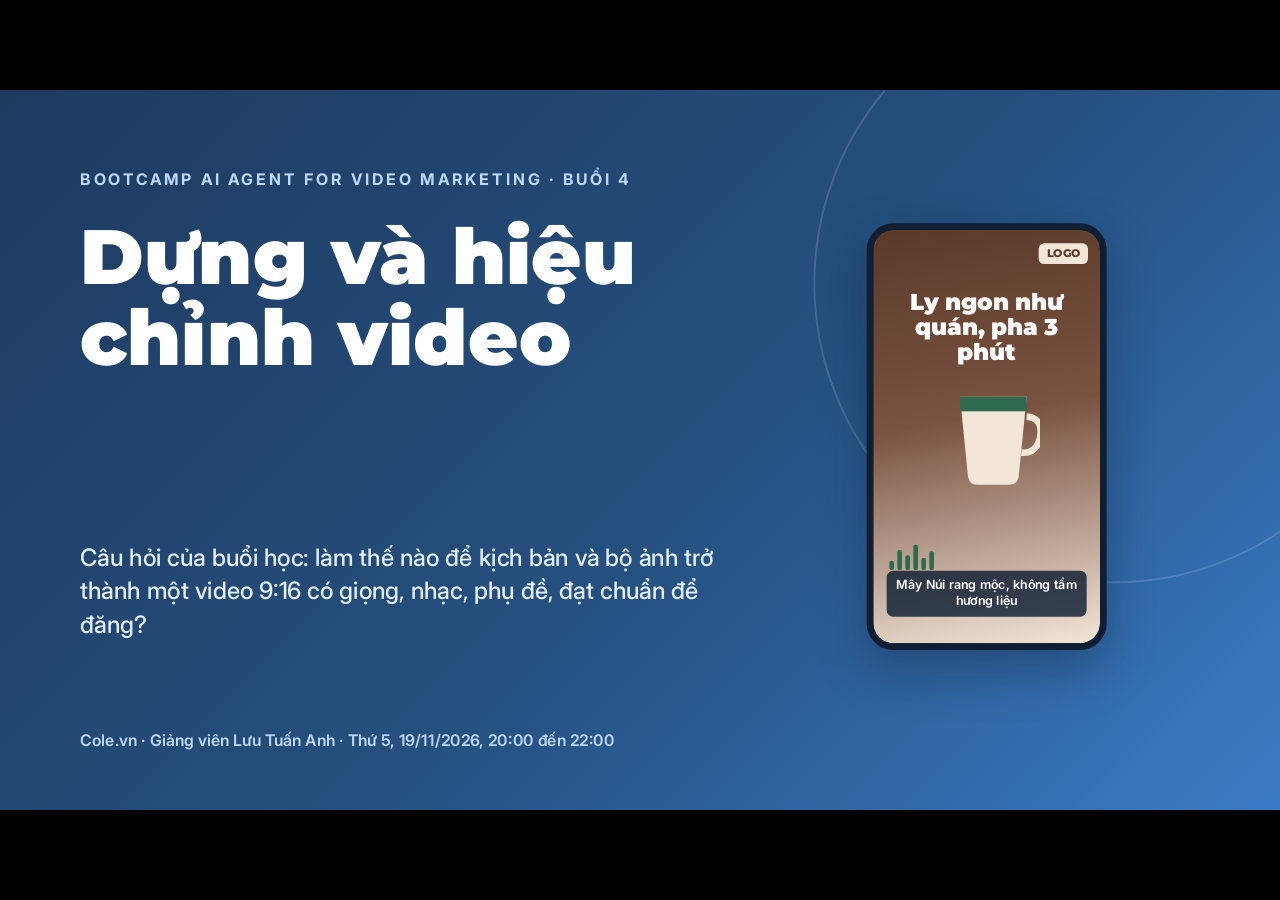
<file: slide/buoi-4.html>
<!doctype html>
<html lang="vi">
<head>
<meta charset="utf-8">
<meta name="viewport" content="width=device-width,initial-scale=1">
<title>Buổi 4: Dựng và hiệu chỉnh video</title>
<meta name="description" content="Slide buổi 4, Bootcamp AI Agent for Video Marketing, Cole.vn">
<link href="https://fonts.googleapis.com/css2?family=Montserrat:wght@600;700;800;900&family=Inter:wght@400;500;600;700&display=swap" rel="stylesheet">
<style>
.sm-stage {
  --bg:#F4F8FC; --fg:#1E3A5F; --muted:#56657a; --accent:#3A7CC6; --sky:#5BA3E6; --light:#E8F4FD; --line:#cfe0f2; --ok:#1f8a4c; --warn:#b45309;
  --fd:'Montserrat', Arial, sans-serif; --fb:'Inter', Arial, sans-serif;
  background:var(--bg); color:var(--fg); font-family:var(--fb);
}
.slide { background:var(--bg); }
.slide *, .slide *::before, .slide *::after { box-sizing:border-box; }
.slide h1, .slide h2 { font-family:var(--fd); margin:0; color:var(--fg); }
.kick { position:absolute; left:120px; top:84px; font:700 24px var(--fb); letter-spacing:.16em; text-transform:uppercase; color:var(--accent); }
.tit { position:absolute; left:120px; top:128px; right:120px; font:800 64px/1.14 var(--fd); }
.src { position:absolute; left:120px; bottom:150px; font:500 21px var(--fb); color:var(--muted); }
code { font-family:Consolas, monospace; }

/* thước timeline xuyên suốt */
.thuoc { position:absolute; left:120px; right:120px; bottom:52px; height:34px; z-index:5; pointer-events:none; transition:opacity .6s; }
.thuoc .day { position:absolute; left:0; right:0; top:14px; height:6px; border-radius:6px; background:var(--line); }
.thuoc .da { position:absolute; left:0; top:14px; height:6px; border-radius:6px; background:var(--accent); width:calc(var(--sm-progress,0) * 100%); transition:width 1s cubic-bezier(.65,0,.25,1); }
.thuoc .dau { position:absolute; top:-4px; width:6px; height:42px; margin-left:-3px; border-radius:3px; background:#e0453a; left:calc(var(--sm-progress,0) * 100%); transition:left 1s cubic-bezier(.65,0,.25,1); }
.thuoc .dau::before { content:""; position:absolute; left:-9px; top:-14px; border:12px solid transparent; border-top:14px solid #e0453a; }
.thuoc .mo { position:absolute; top:-30px; font:600 18px var(--fb); color:var(--muted); }
.sm-stage[data-scene=bia] .thuoc, .sm-stage[data-scene=ket] .thuoc, .sm-stage[data-scene=hoi] .thuoc { opacity:0; }

/* khung điện thoại 9:16 dùng lại */
.dt { position:absolute; width:360px; height:640px; border-radius:40px; background:#0f1e33; border:10px solid #0f1e33; box-shadow:0 30px 70px rgba(15,30,51,.35); overflow:hidden; }
.dt .man { position:absolute; inset:0; border-radius:30px; overflow:hidden; background:linear-gradient(170deg,#5B3A29 0%,#7a5240 45%,#F2E6D8 100%); }
.dt .ly { position:absolute; left:110px; top:220px; width:140px; height:170px; }
.dt .logo { position:absolute; right:18px; top:20px; padding:6px 12px; border-radius:8px; background:#F2E6D8; color:#5B3A29; font:800 16px var(--fd); }
.dt .hook { position:absolute; left:24px; right:24px; top:90px; font:900 34px/1.1 var(--fd); color:#fff; text-align:center; }
.dt .pd { position:absolute; left:20px; right:20px; bottom:40px; padding:10px 12px; border-radius:10px; background:rgba(15,30,51,.82); color:#fff; font:600 19px/1.3 var(--fb); text-align:center; }
.dt .song { position:absolute; left:24px; bottom:110px; display:flex; gap:5px; align-items:flex-end; height:40px; }
.dt .song i { width:7px; background:#2F6B4F; border-radius:3px; display:block; }

/* 1 bìa */
.s1 { background:linear-gradient(135deg,#1E3A5F 0%,#25507f 55%,#3A7CC6 100%); color:#fff; }
.s1 .vong { position:absolute; right:-200px; top:-160px; width:900px; height:900px; border-radius:50%; border:3px solid rgba(255,255,255,.14); }
.s1 .nhan { position:absolute; left:120px; top:120px; font:700 24px var(--fb); letter-spacing:.18em; text-transform:uppercase; color:#bcd8f5; }
.s1 h1 { position:absolute; left:120px; top:190px; width:1050px; color:#fff; font:900 116px/1.04 var(--fd); }
.s1 .hoi { position:absolute; left:120px; top:640px; width:1000px; font:500 36px/1.4 var(--fb); color:#e3f0fc; }
.s1 .meta { position:absolute; left:120px; bottom:90px; font:600 24px var(--fb); color:#bcd8f5; }
.s1 .dt { right:260px; top:200px; }

/* 2 bản đồ */
.ban-do { position:absolute; left:120px; right:120px; top:420px; height:360px; }
.ban-do .duong { position:absolute; left:60px; right:60px; top:58px; height:6px; background:var(--line); border-radius:6px; }
.tram { position:absolute; top:0; width:300px; margin-left:-150px; text-align:center; }
.tram .o { width:120px; height:120px; margin:0 auto 22px; border-radius:50%; background:#fff; border:6px solid var(--line); display:grid; place-items:center; font:800 44px var(--fd); color:var(--muted); }
.tram b { display:block; font:800 32px/1.2 var(--fd); color:var(--fg); }
.tram span { display:block; margin-top:8px; font:500 24px/1.35 var(--fb); color:var(--muted); }
.tram.now .o { border-color:var(--accent); background:var(--accent); color:#fff; box-shadow:0 0 0 14px rgba(58,124,198,.15); }
.s2 .ra { position:absolute; left:120px; top:840px; font:600 28px var(--fb); color:var(--fg); }
.s2 .ra b { color:var(--accent); }

/* 3 VideoMotion là gì */
.s3 .dn { position:absolute; left:120px; top:200px; width:1680px; font:700 50px/1.3 var(--fd); }
.s3 .dn em { font-style:normal; color:var(--accent); }
.s3 .vv { position:absolute; left:120px; top:400px; width:1680px; padding:26px 34px; border-left:8px solid var(--accent); background:#fff; border-radius:0 18px 18px 0; font:500 30px/1.45 var(--fb); box-shadow:0 10px 30px rgba(30,58,95,.08); }
.s3 .day7 { position:absolute; left:120px; right:120px; top:590px; display:grid; grid-template-columns:repeat(7,1fr); gap:14px; }
.s3 .day7 div { background:#fff; border:2px solid var(--line); border-radius:16px; padding:20px 18px; min-height:190px; }
.s3 .day7 i { display:block; font:900 40px var(--fd); font-style:normal; color:var(--accent); }
.s3 .day7 b { display:block; font:800 25px/1.2 var(--fd); margin:6px 0 8px; }
.s3 .day7 span { font:500 20px/1.35 var(--fb); color:var(--muted); }
.s3 .day7 .cong { border-color:var(--fg); background:var(--fg); color:#fff; }
.s3 .day7 .cong i { color:#9cc6f0; } .s3 .day7 .cong b { color:#fff; } .s3 .day7 .cong span { color:#cfe0f2; }

/* 4 cài đặt: chồng lớp */
.s4 .chong { position:absolute; left:120px; top:300px; width:880px; display:flex; flex-direction:column-reverse; gap:14px; }
.s4 .chong div { display:flex; justify-content:space-between; align-items:center; border-radius:16px; padding:20px 28px; background:#fff; border:2px solid var(--line); font:700 30px var(--fd); }
.s4 .chong div span { font:500 23px var(--fb); color:var(--muted); }
.s4 .chong .l3 { border-color:var(--accent); }
.s4 .chong .l4 { background:var(--accent); color:#fff; border-color:var(--accent); }
.s4 .chong .l4 span { color:#e3f0fc; }
.s4 .chong .l5 { background:var(--ok); color:#fff; border-color:var(--ok); font:800 34px Consolas, monospace; justify-content:center; }
.s4 .ben { position:absolute; right:120px; top:300px; width:700px; display:flex; flex-direction:column; gap:20px; }
.s4 .ben div { background:var(--light); border-left:8px solid var(--accent); border-radius:0 16px 16px 0; padding:22px 28px; font:500 27px/1.42 var(--fb); }
.s4 .ben b { color:var(--fg); }
.s4 .ben .vang { background:#fff7ed; border-color:#d97706; color:#7c2d12; }

/* 5 Claude Code và Antigravity */
.s5 .cot { position:absolute; top:300px; width:800px; height:480px; background:#fff; border:2px solid var(--line); border-radius:24px; padding:30px 36px; }
.s5 .c1 { left:120px; } .s5 .c2 { right:120px; border-color:var(--accent); box-shadow:0 18px 44px rgba(58,124,198,.18); }
.s5 .cot h3 { margin:0 0 6px; font:800 36px var(--fd); }
.s5 .cot p { margin:0 0 24px; font:500 25px/1.4 var(--fb); color:var(--muted); }
.s5 .lan { position:relative; height:46px; margin:12px 0; }
.s5 .lan i { position:absolute; top:0; height:46px; border-radius:10px; background:var(--accent); color:#fff; font:700 20px/46px var(--fb); font-style:normal; text-align:center; }
.s5 .c1 .lan i { background:var(--sky); }
.s5 .truc { margin-top:18px; font:600 21px var(--fb); color:var(--muted); display:flex; justify-content:space-between; }
.s5 .cach { position:absolute; left:120px; right:120px; top:800px; font:600 27px/1.4 var(--fb); background:var(--light); padding:18px 26px; border-radius:16px; border-left:8px solid var(--accent); }

/* 6 cầu nối */
.s6 .flow { position:absolute; left:120px; right:120px; top:300px; height:470px; }
.s6 .vao { position:absolute; left:0; top:0; width:420px; display:flex; flex-direction:column; gap:18px; }
.s6 .vao div, .s6 .ra div { background:#fff; border:2px solid var(--line); border-radius:16px; padding:20px 24px; font:600 27px/1.3 var(--fb); }
.s6 .vao small, .s6 .ra small { display:block; font:500 21px var(--fb); color:var(--muted); margin-top:4px; }
.s6 .giua { position:absolute; left:560px; top:60px; width:560px; height:340px; border-radius:28px; background:var(--accent); color:#fff; display:flex; flex-direction:column; justify-content:center; align-items:center; box-shadow:0 20px 50px rgba(58,124,198,.35); }
.s6 .giua b { font:800 44px var(--fd); }
.s6 .giua span { font:500 24px var(--fb); opacity:.92; margin-top:8px; }
.s6 .giua .vm { margin-top:22px; padding:10px 22px; border-radius:12px; background:#1E3A5F; font:700 24px var(--fb); }
.s6 .ra { position:absolute; right:0; top:60px; width:440px; display:flex; flex-direction:column; gap:18px; }
.s6 .ra div { border-color:var(--accent); }
.s6 svg.mui { position:absolute; left:0; top:0; width:1680px; height:470px; overflow:visible; }
.s6 .lenh { position:absolute; left:120px; top:820px; font:600 28px var(--fb); color:var(--muted); }
.s6 .lenh code { font:700 30px Consolas, monospace; color:var(--fg); background:var(--light); padding:4px 14px; border-radius:8px; }

/* 7 câu hỏi */
.s7 { background:var(--fg); color:#fff; }
.s7 .kick { color:#9cc6f0; }
.s7 .q { position:absolute; left:120px; top:190px; width:1500px; font:800 62px/1.2 var(--fd); color:#fff; margin:0; }
.s7 .phuong { position:absolute; left:120px; top:470px; display:flex; gap:28px; }
.s7 .phuong div { width:520px; padding:30px; border-radius:20px; border:3px solid rgba(255,255,255,.25); font:700 34px/1.25 var(--fd); color:#fff; transition:all .5s; }
.s7.q-ok .phuong .right { background:#fff; color:var(--fg); border-color:#fff; }
.s7.q-ok .phuong div:not(.right) { opacity:.35; }
.s7 .dap { position:absolute; left:120px; top:700px; width:1600px; font:500 34px/1.45 var(--fb); color:#e3f0fc; margin:0; }
.s7 .dap b { color:#fff; }

/* 8 Studio timeline */
.s8 .studio { position:absolute; left:120px; right:120px; top:290px; height:500px; border-radius:22px; background:#0f1e33; box-shadow:0 24px 60px rgba(15,30,51,.3); overflow:hidden; }
.s8 .xem { position:absolute; left:40px; top:30px; width:180px; height:320px; border-radius:16px; background:linear-gradient(170deg,#5B3A29,#F2E6D8); }
.s8 .xem::after { content:"9:16"; position:absolute; left:12px; top:10px; font:800 20px var(--fd); color:#fff; }
.s8 .tracks { position:absolute; left:270px; right:40px; top:40px; }
.s8 .tr { position:relative; height:62px; margin-bottom:16px; }
.s8 .tr b { position:absolute; left:0; top:16px; width:150px; font:700 22px var(--fb); color:#9cc6f0; }
.s8 .tr .lane { position:absolute; left:160px; right:0; top:6px; height:50px; border-radius:10px; background:rgba(255,255,255,.06); }
.s8 .tr .lane i { position:absolute; top:6px; height:38px; border-radius:8px; font:600 18px/38px var(--fb); font-style:normal; color:#fff; padding:0 12px; white-space:nowrap; overflow:hidden; }
.s8 .t-h i { background:#3A7CC6; } .s8 .t-g i { background:#2f8f6b; } .s8 .t-n i { background:#7a5cc4; } .s8 .t-p i { background:#c9822b; }
.s8 .ph { position:absolute; top:30px; bottom:30px; width:4px; background:#e0453a; left:430px; }
.s8 .ph::before { content:""; position:absolute; left:-10px; top:-6px; border:12px solid transparent; border-top:14px solid #e0453a; }
.s8 .nho { position:absolute; left:120px; right:120px; top:820px; display:flex; gap:22px; }
.s8 .nho div { flex:1; font:600 26px/1.4 var(--fb); background:#fff; border:2px solid var(--line); border-radius:16px; padding:18px 24px; }
.s8 .nho .vang { background:#fff7ed; border-color:#f3c48a; color:#7c2d12; }

/* 9 ba núm chỉnh */
.s9 .num { position:absolute; top:300px; width:520px; height:440px; background:#fff; border:2px solid var(--line); border-radius:26px; padding:32px 34px; }
.s9 .n1 { left:120px; } .s9 .n2 { left:700px; } .s9 .n3 { left:1280px; }
.s9 .num h3 { margin:0 0 14px; font:800 40px var(--fd); }
.s9 .num .so { font:900 64px/1 var(--fd); color:var(--accent); margin:6px 0 10px; }
.s9 .num p { margin:0 0 12px; font:500 25px/1.42 var(--fb); }
.s9 .num small { font:500 20px var(--fb); color:var(--muted); }
.s9 .mau { display:flex; gap:12px; margin:8px 0 16px; }
.s9 .mau i { width:80px; height:80px; border-radius:16px; display:block; border:2px solid var(--line); }

/* 10 checklist */
.s10 .luoi8 { position:absolute; left:120px; top:290px; width:1240px; display:grid; grid-template-columns:repeat(4,1fr); gap:18px; }
.s10 .luoi8 div { background:#fff; border:2px solid var(--line); border-radius:18px; padding:22px 22px; min-height:220px; position:relative; }
.s10 .luoi8 i { display:block; font:900 34px var(--fd); font-style:normal; color:var(--accent); }
.s10 .luoi8 b { display:block; font:800 27px/1.2 var(--fd); margin:6px 0 8px; }
.s10 .luoi8 span { font:500 21px/1.35 var(--fb); color:var(--muted); }
.s10 .dau-dat { position:absolute; right:150px; top:360px; width:330px; height:330px; border-radius:50%; border:10px solid var(--ok); color:var(--ok); display:flex; flex-direction:column; justify-content:center; align-items:center; rotate:-12deg; }
.s10 .dau-dat b { font:900 84px/1 var(--fd); }
.s10 .dau-dat span { font:700 24px var(--fb); margin-top:6px; text-align:center; }
.s10 .chu { position:absolute; left:120px; top:820px; width:1680px; font:600 26px/1.4 var(--fb); color:var(--muted); }
.s10 .chu b { color:var(--fg); }

/* 11 thực hành */
.s11 .de { position:absolute; left:120px; top:300px; width:1000px; display:flex; flex-direction:column; gap:18px; }
.s11 .de div { display:flex; gap:22px; align-items:center; background:#fff; border:2px solid var(--line); border-radius:16px; padding:18px 24px; }
.s11 .de i { flex:none; width:56px; height:56px; border-radius:14px; background:var(--accent); color:#fff; display:grid; place-items:center; font:800 28px var(--fd); font-style:normal; }
.s11 .de span { font:600 27px/1.35 var(--fb); }
.s11 .the { position:absolute; right:120px; top:300px; width:560px; background:var(--fg); color:#fff; border-radius:26px; padding:36px 40px; }
.s11 .the h3 { margin:0 0 10px; font:800 30px var(--fd); color:#9cc6f0; }
.s11 .the .gio { font:900 72px/1.05 var(--fd); }
.s11 .the p { margin:18px 0 0; font:500 26px/1.45 var(--fb); color:#e3f0fc; }
.s11 .the b { color:#fff; }

/* 12 Google Flow */
.s12 .so2 { position:absolute; top:300px; width:800px; height:380px; border-radius:24px; padding:32px 36px; }
.s12 .a { left:120px; background:#fff; border:2px solid var(--line); }
.s12 .b { right:120px; background:#0f1e33; color:#e9f2ff; }
.s12 .so2 h3 { margin:0 0 6px; font:800 38px var(--fd); }
.s12 .b h3 { color:#fff; }
.s12 .so2 .vai { font:600 23px var(--fb); color:var(--accent); margin-bottom:18px; }
.s12 .b .vai { color:#8fc1f2; }
.s12 .so2 ul { margin:0; padding-left:30px; font:500 26px/1.5 var(--fb); }
.s12 .so2 li { margin:6px 0; }
.s12 .demo { position:absolute; left:120px; right:120px; top:720px; display:flex; gap:20px; }
.s12 .demo div { flex:1; background:#fff7ed; border-left:8px solid #d97706; border-radius:0 14px 14px 0; padding:18px 24px; font:600 25px/1.35 var(--fb); color:#7c2d12; }

/* 13 tóm tắt + bài tập */
.s13 .ba { position:absolute; left:120px; top:290px; width:900px; display:flex; flex-direction:column; gap:24px; }
.s13 .ba div { display:flex; gap:26px; align-items:center; }
.s13 .ba i { flex:none; width:84px; height:84px; border-radius:22px; background:var(--accent); color:#fff; display:grid; place-items:center; font:900 42px var(--fd); font-style:normal; }
.s13 .ba span { font:600 31px/1.35 var(--fb); }
.s13 .bt { position:absolute; right:120px; top:270px; width:640px; background:var(--fg); color:#fff; border-radius:26px; padding:36px 40px; }
.s13 .bt h3 { margin:0 0 18px; font:800 34px var(--fd); color:#9cc6f0; }
.s13 .bt ol { margin:0; padding-left:30px; font:500 26px/1.45 var(--fb); }
.s13 .bt li { margin:10px 0; }

/* 14 kết */
.s14 { background:linear-gradient(135deg,#3A7CC6 0%,#25507f 60%,#1E3A5F 100%); color:#fff; }
.s14 .cau { position:absolute; left:120px; top:250px; width:1150px; font:900 70px/1.15 var(--fd); color:#fff; margin:0; }
.s14 .cau em { font-style:normal; color:#bfe0ff; }
.s14 .sau { position:absolute; left:120px; top:780px; font:500 34px/1.4 var(--fb); color:#e3f0fc; margin:0; }
.s14 .meta { position:absolute; left:120px; bottom:90px; font:600 24px var(--fb); color:#bcd8f5; }
.s14 .dt { right:200px; top:220px; }
</style>
</head>
<body>
<div class="sm-stage">

  <div class="thuoc"><div class="day"></div><div class="da"></div><div class="dau"></div><span class="mo" style="left:0">0 giây</span><span class="mo" style="right:0">30 giây</span></div>

  <!-- 1 BÌA -->
  <section class="slide s1" data-scene="bia">
    <div class="vong" data-loop="float"></div>
    <div class="nhan" data-anim="fade">Bootcamp AI Agent for Video Marketing · Buổi 4</div>
    <h1 data-fx="chars" data-stagger="22">Dựng và hiệu chỉnh video</h1>
    <p class="hoi" data-anim="rise" data-delay="900">Câu hỏi của buổi học: làm thế nào để kịch bản và bộ ảnh trở thành một video 9:16 có giọng, nhạc, phụ đề, đạt chuẩn để đăng?</p>
    <div class="dt" data-anim="zoom" data-delay="400">
      <div class="man">
        <div class="logo" data-anim="pop" data-delay="1400">LOGO</div>
        <div class="hook" data-anim="rise" data-delay="1100">Ly ngon như quán, pha 3 phút</div>
        <svg class="ly" viewBox="0 0 140 170" aria-hidden="true"><path d="M20 30 H120 L108 150 Q106 162 94 162 H46 Q34 162 32 150 Z" fill="#F2E6D8"/><path d="M120 60 Q146 62 140 92 Q134 116 112 114" fill="none" stroke="#F2E6D8" stroke-width="10"/><rect x="20" y="30" width="100" height="22" fill="#2F6B4F"/></svg>
        <div class="song" data-loop="pulse"><i style="height:14px"></i><i style="height:30px"></i><i style="height:22px"></i><i style="height:38px"></i><i style="height:18px"></i><i style="height:28px"></i></div>
        <div class="pd" data-anim="fade" data-delay="1700">Mây Núi rang mộc, không tẩm hương liệu</div>
      </div>
    </div>
    <div class="meta" data-anim="fade" data-delay="1200">Cole.vn · Giảng viên Lưu Tuấn Anh · Thứ 5, 19/11/2026, 20:00 đến 22:00</div>
  </section>

  <!-- 2 BẢN ĐỒ -->
  <section class="slide s2" data-scene="ban-do" data-trans="iris" data-origin="50% 50%">
    <div class="kick" data-anim="fade">Bản đồ buổi học</div>
    <h2 class="tit" data-anim="wipe">Năm trạm từ kịch bản tới video đạt chuẩn</h2>
    <div class="ban-do">
      <div class="duong"></div>
      <div class="tram now" style="left:6%" data-anim="pop" data-delay="300"><div class="o">1</div><b>Chuẩn bị</b><span>Kiểm tra đầu vào, cài VideoMotion</span></div>
      <div class="tram" style="left:28%" data-anim="pop" data-delay="450"><div class="o">2</div><b>Dựng</b><span>Skill dung-video</span></div>
      <div class="tram" style="left:50%" data-anim="pop" data-delay="600"><div class="o">3</div><b>Chỉnh</b><span>Studio, màu, phụ đề, nhạc</span></div>
      <div class="tram" style="left:72%" data-anim="pop" data-delay="750"><div class="o">4</div><b>Chấm</b><span>Agent nguoi-cham-video</span></div>
      <div class="tram" style="left:94%" data-anim="pop" data-delay="900"><div class="o">5</div><b>Mở rộng</b><span>Google Flow, giảng viên demo</span></div>
    </div>
    <p class="ra" data-anim="rise" data-delay="1100">Sản phẩm cuối buổi: <b>01 video quảng cáo 9:16, MP4, đạt checklist</b>.</p>
  </section>

  <!-- 3 VIDEOMOTION LÀ GÌ -->
  <section class="slide s3" data-scene="dn" data-trans="push">
    <div class="kick" data-anim="fade">Trạm 1 · Công cụ dựng</div>
    <p class="dn" data-fx="words"><em>VideoMotion</em> là bộ công cụ dựng video tiếng Việt: đưa kịch bản vào, nhận về MP4 có giọng đọc, nhạc nền, phụ đề.</p>
    <div class="vv" data-step="1" data-anim="left">Tương tự một ê-kíp hậu kỳ thu nhỏ trên máy tính: người đọc lời, người chọn nhạc, người dựng hình, người làm phụ đề, phối hợp theo một quy trình cố định.</div>
    <div class="day7" data-stagger="110" data-delay="500">
      <div data-anim="rise"><i>1</i><b>Brief</b><span>Chủ đề, khung, độ dài, giọng</span></div>
      <div data-anim="rise"><i>2</i><b>Style</b><span>Chọn 1 trong 91 phong cách hình</span></div>
      <div class="cong" data-anim="rise"><i>3</i><b>Kịch bản</b><span>Cổng duyệt duy nhất</span></div>
      <div data-anim="rise"><i>4</i><b>Giọng</b><span>VieNeu, mốc thời gian từng từ</span></div>
      <div data-anim="rise"><i>5</i><b>Phân cảnh</b><span>Neo theo từ khóa lời đọc</span></div>
      <div data-anim="rise"><i>6</i><b>Nhạc nền</b><span>Tự hạ khi có lời</span></div>
      <div data-anim="rise"><i>7</i><b>Dựng, xuất</b><span>HyperFrames, phụ đề, MP4</span></div>
    </div>
    <div class="src">Nguồn: README VideoMotion, github.com/andyluu98/VideoMotion, tra 09/11/2026</div>
  </section>

  <!-- 4 CÀI ĐẶT -->
  <section class="slide s4" data-scene="cai" data-trans="push">
    <div class="kick" data-anim="fade">Trạm 1 · Cài đặt</div>
    <h2 class="tit" data-anim="wipe">Cài từ dưới lên, mỗi lớp là nền cho lớp trên</h2>
    <div class="chong">
      <div class="l1" data-anim="drop" data-delay="300">Node.js 22 trở lên<span>chạy HyperFrames</span></div>
      <div class="l2" data-anim="drop" data-delay="500">Python 3.10 trở lên<span>giọng, nhạc, phụ đề</span></div>
      <div class="l3" data-anim="drop" data-delay="700">ffmpeg bản đầy đủ<span>ghép âm, xuất MP4</span></div>
      <div class="l4" data-step="1" data-anim="drop">VideoMotion<span>giải nén vào cong-cu/VideoMotion</span></div>
      <div class="l4" data-step="2" data-anim="drop">Giọng VieNeu, Whisper<span>tải khoảng 2 đến 3 GB</span></div>
      <div class="l5" data-step="3" data-anim="stamp">SAN SANG</div>
    </div>
    <div class="ben">
      <div data-anim="right" data-delay="900"><b>Ba phần mềm nền</b> do học viên tự cài bằng tay. VideoMotion không tự cài phần mềm hệ thống.</div>
      <div data-anim="right" data-delay="1100"><b>Kiểm tra máy</b> bằng công cụ của VideoMotion. Dòng nào báo THIẾU thì xử lý đúng dòng đó.</div>
      <div class="vang" data-anim="right" data-delay="1300">Phần giọng đọc tải dung lượng lớn. Nên cài trước giờ học.</div>
    </div>
    <div class="src">Nguồn: README và skills/vm-cai-dat/SKILL.md của VideoMotion, tra 09/11/2026</div>
  </section>

  <!-- 5 CLAUDE CODE VÀ ANTIGRAVITY -->
  <section class="slide s5" data-scene="ag" data-trans="push">
    <div class="kick" data-anim="fade">Trạm 1 · Chạy trên Antigravity</div>
    <h2 class="tit" data-anim="wipe">Một quy trình, hai cách chia việc dựng cảnh</h2>
    <div class="cot c1" data-anim="left" data-delay="300">
      <h3>Claude Code</h3>
      <p>Mỗi cảnh giao cho một agent con, các cảnh dựng cùng lúc.</p>
      <div class="lan"><i style="left:0;width:46%">Cảnh 1</i></div>
      <div class="lan"><i style="left:0;width:46%">Cảnh 2</i></div>
      <div class="lan"><i style="left:0;width:46%">Cảnh 3</i></div>
      <div class="lan"><i style="left:0;width:46%">Cảnh 4</i></div>
      <div class="truc"><span>bắt đầu</span><span>thời gian</span></div>
    </div>
    <div class="cot c2" data-anim="right" data-delay="500">
      <h3>Antigravity</h3>
      <p>Agent đọc hướng dẫn chính của VideoMotion, tự dựng lần lượt từng cảnh.</p>
      <div class="lan"><i style="left:0;width:24%">Cảnh 1</i></div>
      <div class="lan"><i style="left:25%;width:24%">Cảnh 2</i></div>
      <div class="lan"><i style="left:50%;width:24%">Cảnh 3</i></div>
      <div class="lan"><i style="left:75%;width:24%">Cảnh 4</i></div>
      <div class="truc"><span>bắt đầu</span><span>thời gian</span></div>
    </div>
    <p class="cach" data-step="1" data-anim="rise">Cách làm trên Antigravity theo README: đọc <code>skills/videomotion/SKILL.md</code> làm hướng dẫn chính, dựng từng cảnh theo <code>agents/vm-canh.md</code>. Kết quả như nhau, thời gian dựng dài hơn.</p>
  </section>

  <!-- 6 CẦU NỐI dung-video -->
  <section class="slide s6" data-scene="dung" data-trans="iris" data-origin="50% 45%">
    <div class="kick" data-anim="fade">Trạm 2 · Dựng video</div>
    <h2 class="tit" data-anim="wipe">Skill dung-video nối dự án với VideoMotion</h2>
    <div class="flow">
      <svg class="mui" viewBox="0 0 1680 470" aria-hidden="true">
        <g data-anim="draw" data-delay="700" data-stagger="150" fill="none" stroke="#3A7CC6" stroke-width="5" stroke-linecap="round">
          <path d="M425 50 C 500 50, 500 200, 560 210"/>
          <path d="M425 200 L 560 230"/>
          <path d="M425 350 C 500 350, 500 260, 560 250"/>
          <path d="M1120 230 C 1180 230, 1180 115, 1240 110"/>
          <path d="M1120 230 C 1180 230, 1180 300, 1240 300"/>
        </g>
      </svg>
      <div class="vao" data-stagger="120" data-delay="200">
        <div data-anim="left">Kịch bản buổi 2<small>kich-ban/kich-ban-....md</small></div>
        <div data-anim="left">Bộ ảnh buổi 3<small>anh/canh/canh-01-dau.png, canh-01-cuoi.png...</small></div>
        <div data-anim="left">File thương hiệu<small>màu, phông, logo, quy tắc video</small></div>
      </div>
      <div class="giua" data-anim="pop" data-delay="500"><b>/dung-video</b><span>lời thoại giữ nguyên văn</span><span>màu lấy từ file thương hiệu</span><div class="vm">quy trình VideoMotion</div></div>
      <div class="ra" data-stagger="150" data-delay="1000">
        <div data-anim="right">Video MP4 9:16<small>video/ten-san-pham-ngay.mp4</small></div>
        <div data-anim="right">Phụ đề phude.srt<small>bản cũ chuyển vào _backup/</small></div>
      </div>
    </div>
    <p class="lenh" data-anim="fade" data-delay="1400">Gọi trong Antigravity: <code>/dung-video</code> kèm kịch bản, bộ ảnh, file thương hiệu.</p>
  </section>

  <!-- 7 CÂU HỎI -->
  <section class="slide s7" data-scene="hoi" data-quiz data-trans="zoom">
    <div class="kick">Câu hỏi kiểm tra</div>
    <p class="q" data-fx="words">Bạn dựng lại video trong cùng ngày, file mới trùng tên file cũ. File cũ sẽ ở đâu?</p>
    <div class="phuong">
      <div data-anim="rise" data-delay="600">A. Bị ghi đè bằng bản mới</div>
      <div class="right" data-anim="rise" data-delay="750">B. Chuyển vào _backup/</div>
      <div data-anim="rise" data-delay="900">C. Bị xóa để lấy chỗ</div>
    </div>
    <p class="dap" data-step="1" data-anim="pop">Đáp án <b>B</b>. Quy tắc trong AGENTS.md và skill dung-video: không xóa, không ghi đè; bản cũ chuyển vào <b>_backup/</b> kèm giờ phút, rồi mới ghi bản mới.</p>
  </section>

  <!-- 8 STUDIO -->
  <section class="slide s8" data-scene="studio" data-trans="iris" data-origin="50% 55%">
    <div class="kick" data-anim="fade">Trạm 3 · Xem và chỉnh</div>
    <h2 class="tit" data-anim="wipe">Studio hiển thị video dạng timeline để soát từng cảnh</h2>
    <div class="studio" data-anim="zoom" data-delay="200">
      <div class="xem"></div>
      <div class="tracks">
        <div class="tr t-h"><b>Hình</b><div class="lane"><i style="left:0;width:22%" data-anim="wipe" data-delay="500">Cảnh 1 hook</i><i style="left:23%;width:30%" data-anim="wipe" data-delay="600">Cảnh 2</i><i style="left:54%;width:26%" data-anim="wipe" data-delay="700">Cảnh 3</i><i style="left:81%;width:19%" data-anim="wipe" data-delay="800">CTA</i></div></div>
        <div class="tr t-g"><b>Giọng</b><div class="lane"><i style="left:2%;width:94%" data-anim="wipe" data-delay="900">Ngọc Huyền</i></div></div>
        <div class="tr t-n"><b>Nhạc nền</b><div class="lane"><i style="left:0;width:100%" data-anim="wipe" data-delay="1000">nhạc tự hạ khi có lời</i></div></div>
        <div class="tr t-p"><b>Phụ đề</b><div class="lane"><i style="left:2%;width:18%" data-anim="wipe" data-delay="1100">dòng 1</i><i style="left:21%;width:20%" data-anim="wipe" data-delay="1150">dòng 2</i><i style="left:42%;width:18%" data-anim="wipe" data-delay="1200">dòng 3</i><i style="left:61%;width:18%" data-anim="wipe" data-delay="1250">dòng 4</i><i style="left:80%;width:16%" data-anim="wipe" data-delay="1300">dòng 5</i></div></div>
      </div>
      <div class="ph" data-loop="sway"></div>
    </div>
    <div class="nho">
      <div data-step="1" data-anim="rise">Ghi lỗi theo mẫu: <b>cảnh mấy, giây thứ mấy, chưa ưng gì</b>.</div>
      <div class="vang" data-step="2" data-anim="rise">Chỉnh trên Studio xong phải xuất lại MP4 mới, bản cũ giữ trong _backup/.</div>
    </div>
  </section>

  <!-- 9 BA NÚM CHỈNH -->
  <section class="slide s9" data-scene="chinh" data-trans="push">
    <div class="kick" data-anim="fade">Trạm 3 · Phối màu, phụ đề, nhạc</div>
    <h2 class="tit" data-anim="wipe">Ba điểm chỉnh tạo nên bản sắc thương hiệu</h2>
    <div class="num n1" data-anim="drop" data-delay="300">
      <h3>Màu</h3>
      <div class="mau"><i style="background:#5B3A29"></i><i style="background:#F2E6D8"></i><i style="background:#2F6B4F"></i></div>
      <p>Nền, chữ, điểm nhấn lấy đúng mã màu trong file thương hiệu. Màu nhấn chỉ dành cho giá và lời kêu gọi.</p>
      <small>Ví dụ: bảng màu mẫu Cà Phê Mây Núi</small>
    </div>
    <div class="num n2" data-anim="drop" data-delay="500">
      <h3>Phụ đề</h3>
      <div class="so">34 ký tự</div>
      <p>Tối đa mỗi dòng ở khung dọc. Mỗi dòng hiện ít nhất 1 giây, tương phản chữ và nền từ 4,5:1.</p>
      <small>Nguồn: thông số mặc định VideoMotion; ngưỡng 1 giây là quy ước của khóa</small>
    </div>
    <div class="num n3" data-anim="drop" data-delay="700">
      <h3>Nhạc</h3>
      <div class="so">-14 LUFS</div>
      <p>Độ to chuẩn sau khi trộn. Nhạc nằm dưới giọng khi có lời, tự to lên ở khoảng nghỉ.</p>
      <small>Nguồn: skills/vm-nhac/SKILL.md của VideoMotion</small>
    </div>
  </section>

  <!-- 10 CHECKLIST -->
  <section class="slide s10" data-scene="cham" data-trans="iris" data-origin="70% 45%">
    <div class="kick" data-anim="fade">Trạm 4 · Chấm video</div>
    <h2 class="tit" data-anim="wipe">Tám tiêu chí phải đạt trước khi đăng</h2>
    <div class="luoi8" data-stagger="90" data-delay="300">
      <div data-anim="pop"><i>1</i><b>Hook 3 giây</b><span>Hình chính và câu hook có ngay</span></div>
      <div data-anim="pop"><i>2</i><b>Phụ đề đọc kịp</b><span>Ngắn, đủ lâu, đúng chính tả</span></div>
      <div data-anim="pop"><i>3</i><b>Đúng màu</b><span>Khớp file thương hiệu</span></div>
      <div data-anim="pop"><i>4</i><b>Logo</b><span>Đúng vị trí, không che phụ đề</span></div>
      <div data-anim="pop"><i>5</i><b>Âm lượng</b><span>Giọng rõ, nhạc nằm dưới</span></div>
      <div data-anim="pop"><i>6</i><b>Tỷ lệ 9:16</b><span>1080 x 1920, không viền đen</span></div>
      <div data-anim="pop"><i>7</i><b>Thời lượng</b><span>Trong khoảng của thương hiệu</span></div>
      <div data-anim="pop"><i>8</i><b>Lỗi hình</b><span>Không tràn mép, vỡ ảnh, sai dấu</span></div>
    </div>
    <div class="dau-dat" data-step="1" data-anim="stamp"><b>ĐẠT</b><span>cả 8 tiêu chí</span></div>
    <p class="chu" data-anim="fade" data-delay="1200">Agent <b>nguoi-cham-video</b> chỉ đọc và báo cáo. Agent không nghe được tiếng: âm lượng và lỗi hình, <b>học viên tự xem, tự nghe</b> một lượt.</p>
  </section>

  <!-- 11 THỰC HÀNH -->
  <section class="slide s11" data-scene="thuc-hanh" data-trans="push">
    <div class="kick" data-anim="fade">Thực hành</div>
    <h2 class="tit" data-anim="wipe">Dựng, chỉnh và chấm video của chính bạn</h2>
    <div class="de" data-stagger="130" data-delay="300">
      <div data-anim="left"><i>1</i><span>Kiểm tra kịch bản, ghép ảnh vào từng cảnh</span></div>
      <div data-anim="left"><i>2</i><span>Cài bộ buổi 4, gọi /dung-video</span></div>
      <div data-anim="left"><i>3</i><span>Xem trên Studio, ghi các chỗ cần chỉnh</span></div>
      <div data-anim="left"><i>4</i><span>Chỉnh màu, phụ đề, nhạc; xuất lại bản mới</span></div>
      <div data-anim="left"><i>5</i><span>Gọi nguoi-cham-video, sửa tới khi đạt</span></div>
    </div>
    <div class="the" data-anim="right" data-delay="600">
      <h3>Thời gian</h3>
      <div class="gio">20:35 đến 21:40</div>
      <p>Sản phẩm nộp: <b>01 file MP4 dọc 9:16</b> trong thư mục video/ và <b>ảnh chụp bảng chấm</b>, gửi vào nhóm lớp.</p>
    </div>
  </section>

  <!-- 12 GOOGLE FLOW -->
  <section class="slide s12" data-scene="flow" data-trans="iris" data-origin="70% 50%">
    <div class="kick" data-anim="fade">Trạm 5 · Mở rộng</div>
    <h2 class="tit" data-anim="wipe">Google Flow bổ sung cảnh nhân vật cử động</h2>
    <div class="so2 a" data-anim="left" data-delay="300">
      <h3>VideoMotion</h3>
      <div class="vai">Hình động dựng bằng code</div>
      <ul><li>Chữ, ảnh, chuyển cảnh, phụ đề, giọng, nhạc</li><li>Sửa được từng chi tiết</li><li>Dùng cho phần lớn các cảnh</li></ul>
    </div>
    <div class="so2 b" data-anim="right" data-delay="500">
      <h3>Google Flow</h3>
      <div class="vai">Clip do AI tạo từ ảnh và mô tả</div>
      <ul><li>Nhân vật cử động: cầm ly, mỉm cười</li><li>Mỗi lần tạo cho kết quả khác nhau</li><li>Dùng cho cảnh cần người cử động</li></ul>
    </div>
    <div class="demo">
      <div data-step="1" data-anim="rise">Giảng viên demo trên lớp với ảnh nhân vật đã khóa ở buổi 3.</div>
      <div data-step="2" data-anim="rise">Quyền dùng và hạn mức tùy gói tài khoản; clip AI phải gắn nhãn khi đăng.</div>
    </div>
  </section>

  <!-- 13 TÓM TẮT -->
  <section class="slide s13" data-scene="tom-tat" data-trans="shutter" data-trans-color="#1E3A5F">
    <div class="kick" data-anim="fade">Tóm tắt buổi 4</div>
    <h2 class="tit" data-anim="wipe">Ba ý cần nhớ và việc chuẩn bị cho buổi 5</h2>
    <div class="ba" data-stagger="180" data-delay="300">
      <div data-anim="left"><i>1</i><span>VideoMotion biến kịch bản thành MP4 có giọng, nhạc, phụ đề; skill dung-video giữ đúng lời thoại và màu thương hiệu.</span></div>
      <div data-anim="left"><i>2</i><span>Xem trên Studio, chỉnh bằng lời; mỗi lần xuất lại, bản cũ vào _backup/.</span></div>
      <div data-anim="left"><i>3</i><span>Chấm đủ 8 tiêu chí, tự nghe và tự xem trước khi đăng.</span></div>
    </div>
    <div class="bt" data-anim="right" data-delay="700">
      <h3>Bài tập trước buổi 5</h3>
      <ol>
        <li>Sửa video tới khi đạt cả 8 tiêu chí.</li>
        <li>Chuẩn bị tài khoản TikTok phụ và trang Facebook phụ để thử đăng tự động.</li>
        <li>Đăng nhập sẵn các tài khoản phụ trên trình duyệt.</li>
        <li>Ghi nguồn nhạc, phông chữ đã dùng.</li>
      </ol>
    </div>
  </section>

  <!-- 14 KẾT -->
  <section class="slide s14" data-scene="ket" data-trans="iris" data-origin="50% 50%">
    <p class="cau" data-fx="words">Kịch bản và bộ ảnh, qua VideoMotion và người chấm, thành <em>video 9:16 sẵn sàng đăng</em>.</p>
    <p class="sau" data-anim="rise" data-delay="1400">Buổi 5: Đăng bài tự động và đấu nối quy trình.</p>
    <div class="dt" data-anim="zoom" data-delay="600">
      <div class="man">
        <div class="logo">LOGO</div>
        <div class="hook">Đạt checklist</div>
        <svg class="ly" viewBox="0 0 140 170" aria-hidden="true"><path d="M20 30 H120 L108 150 Q106 162 94 162 H46 Q34 162 32 150 Z" fill="#F2E6D8"/><path d="M120 60 Q146 62 140 92 Q134 116 112 114" fill="none" stroke="#F2E6D8" stroke-width="10"/><rect x="20" y="30" width="100" height="22" fill="#2F6B4F"/></svg>
        <div class="pd">01 video MP4 · giọng · nhạc · phụ đề</div>
      </div>
    </div>
    <div class="meta" data-anim="fade" data-delay="1600">Cole.vn · Giảng viên Lưu Tuấn Anh</div>
  </section>

</div>
<script>
/* SlideMotion runtime: the smallest thing a free-form deck needs.
   - scales a 1920x1080 .sm-stage to the window
   - keys / click / swipe / F fullscreen / #hash
   - data-anim (enter effects), data-loop (ambient loops), data-step (click reveals)
   - data-morph="id": same id on consecutive slides glides between positions (Morph by name)
   - data-count="1234": number counts up on entry
   - data-steps="n" on a slide: n clicks driven by a script; events 'sm:change' and 'sm:step' carry { index, slide, step }
   - copies the slide's data-scene onto the stage, so persistent layers can morph with plain CSS
   - data-cam on a slide + data-parallax="0.3..1" on background layers: camera pan with depth
   - print (Ctrl+P): every slide on its own page, every step shown, no motion: a handout
   No layouts, no frames: every slide is designed by the author. */
(() => {
  const W = 1920, H = 1080;
  const css = `
html,body{margin:0;height:100%;background:#000;overflow:hidden}
.sm-stage{position:absolute;width:${W}px;height:${H}px;transform-origin:0 0;overflow:hidden;--sm-ease:cubic-bezier(.2,.8,.2,1)}
.sm-stage>.slide{position:absolute;inset:0;visibility:hidden;opacity:0;transition:opacity var(--sm-tr,.5s) ease,visibility 0s var(--sm-tr,.5s)}
.sm-stage>.slide.on{visibility:visible;opacity:1;z-index:1;transition:opacity var(--sm-tr,.5s) ease}
.sm-stage:not(.sm-ready)>.slide{transition:none!important}
.slide[data-transition=cut]{--sm-tr:0s}
.slide[data-transition=wipe].on{animation:sm-wipe .7s var(--sm-ease)}
.slide[data-transition=zoom].on{animation:sm-zoomin .7s var(--sm-ease)}
svg [data-anim],svg [data-loop]{transform-box:fill-box;transform-origin:center}
[data-anim]{transition:opacity .3s,transform .3s,filter .3s,clip-path .3s,stroke-dashoffset .3s}
[data-anim=fade]{opacity:0}
[data-anim=rise]{opacity:0;transform:translateY(40px)}
[data-anim=drop]{opacity:0;transform:translateY(-140px)}
[data-anim=left]{opacity:0;transform:translateX(-90px)}
[data-anim=right]{opacity:0;transform:translateX(90px)}
[data-anim=zoom]{opacity:0;transform:scale(.82)}
[data-anim=pop]{opacity:0;transform:scale(.4)}
[data-anim=blur]{opacity:0;filter:blur(14px)}
[data-anim=wipe]{clip-path:inset(0 100% 0 0)}
[data-anim=rise-wipe]{clip-path:inset(100% 0 0 0)}
[data-anim=stamp]{opacity:0;transform:scale(2.4) rotate(-14deg)}
[data-anim=draw]{stroke-dasharray:1;stroke-dashoffset:1}
.on [data-anim]:not([data-step]),.on [data-anim].sm-shown{opacity:1;transform:none;filter:none;clip-path:inset(-400px -400px -400px -400px);stroke-dashoffset:0;
  transition:opacity var(--sm-t,800ms) var(--sm-ease) var(--sm-d,0ms),transform var(--sm-t,800ms) var(--sm-ease) var(--sm-d,0ms),
  filter var(--sm-t,800ms) var(--sm-ease) var(--sm-d,0ms),clip-path var(--sm-t,900ms) var(--sm-ease) var(--sm-d,0ms),
  stroke-dashoffset var(--sm-t,1400ms) var(--sm-ease) var(--sm-d,0ms)}
.on :is([data-anim=pop],[data-anim=drop],[data-anim=stamp]):is(:not([data-step]),.sm-shown){transition-timing-function:cubic-bezier(.3,1.6,.5,1)}
[data-step]:not([data-anim]){opacity:0;transition:opacity .4s}
[data-step].sm-shown:not([data-anim]){opacity:1}
[data-loop=pulse]{animation:sm-pulse 1.6s ease-in-out infinite}
[data-loop=float]{animation:sm-float 5s ease-in-out infinite}
[data-loop=spin]{animation:sm-spin var(--sm-loop,20s) linear infinite}
[data-loop=sway]{animation:sm-sway 4s ease-in-out infinite}
[data-loop=blink]{animation:sm-blink 1s steps(1) infinite}
[data-loop=scan]{animation:sm-scan var(--sm-loop,2.6s) linear infinite}
.slide:not(.on) [data-loop]{animation-play-state:paused}
@keyframes sm-pulse{50%{opacity:.4;transform:scale(.88)}}
@keyframes sm-float{50%{transform:translateY(-14px)}}
@keyframes sm-spin{to{transform:rotate(360deg)}}
@keyframes sm-sway{50%{transform:rotate(3deg)}}
@keyframes sm-blink{50%{opacity:0}}
@keyframes sm-scan{from{transform:translateY(0)}to{transform:translateY(var(--sm-scan,400px))}}
@keyframes sm-wipe{from{clip-path:inset(0 100% 0 0)}to{clip-path:inset(0 0 0 0)}}
@keyframes sm-zoomin{from{transform:scale(1.08);filter:blur(6px)}to{transform:none;filter:none}}
[data-parallax]{transition:transform 1.6s cubic-bezier(.65,0,.25,1)}
@media (prefers-reduced-motion:reduce){*{transition:none!important;animation:none!important}}
@media print{@page{size:16in 9in;margin:0}
 html,body{height:auto;overflow:visible;overflow-x:hidden;background:#fff}
 .sm-stage{position:relative!important;transform:none!important;left:0!important;top:0!important;height:auto!important;overflow:hidden!important;zoom:.8}
 .sm-stage>.slide{position:relative!important;visibility:visible!important;opacity:1!important;height:1080px;overflow:hidden;break-after:page}
 [data-anim],[data-step]{opacity:1!important;transform:none!important;filter:none!important;clip-path:none!important;stroke-dashoffset:0!important}
 *{animation:none!important;transition:none!important}}`;
  document.head.insertAdjacentHTML('beforeend', `<style id="sm-base">${css}</style>`);

  const stage = document.querySelector('.sm-stage');
  const slides = [...stage.querySelectorAll(':scope > .slide')];
  const SHAPES = 'path,line,polyline,polygon,rect,circle,ellipse';
  let cur = -1, step = 0, scale = 1;

  // prepare: draw on groups, pathLength, stagger, delays and durations
  stage.querySelectorAll('g[data-anim=draw]').forEach(g => {
    g.querySelectorAll(SHAPES).forEach((s, i) => {
      s.dataset.anim = 'draw';
      s.dataset.delay = s.dataset.delay || (+(g.dataset.delay || 0) + i * +(g.dataset.stagger || 120));
    });
    g.removeAttribute('data-anim');
  });
  stage.querySelectorAll('[data-anim=draw]').forEach(s => s.hasAttribute('pathLength') || s.setAttribute('pathLength', 1));
  stage.querySelectorAll('[data-stagger]:not(g)').forEach(p => [...p.children].forEach((c, i) => {
    if (!c.dataset.delay) c.dataset.delay = +(p.dataset.delay || 0) + i * +p.dataset.stagger;
  }));
  stage.querySelectorAll('[data-delay],[data-dur],[data-loop-dur]').forEach(e => {
    if (e.dataset.delay) e.style.setProperty('--sm-d', e.dataset.delay + 'ms');
    if (e.dataset.dur) e.style.setProperty('--sm-t', e.dataset.dur + 'ms');
    if (e.dataset.loopDur) e.style.setProperty('--sm-loop', e.dataset.loopDur + 'ms');
  });

  // data-steps on a slide: clicks handled by a script (e.g. a GSAP timeline), not by [data-step] elements
  const maxStep = s => Math.max(+(s.dataset.steps || 0), ...[...s.querySelectorAll('[data-step]')].map(e => +e.dataset.step));
  const showSteps = (s, n) => s.querySelectorAll('[data-step]').forEach(e => e.classList.toggle('sm-shown', +e.dataset.step <= n));

  function fit() {
    scale = Math.min(innerWidth / W, innerHeight / H);
    Object.assign(stage.style, { transform: `scale(${scale})`, left: (innerWidth - W * scale) / 2 + 'px', top: (innerHeight - H * scale) / 2 + 'px' });
  }

  function morph(from, to) {
    to.querySelectorAll('[data-morph]').forEach(n => {
      const o = from.querySelector(`[data-morph="${n.dataset.morph}"]`);
      if (!o) return;
      const a = o.getBoundingClientRect(), b = n.getBoundingClientRect();
      if (!b.width || !b.height) return;
      n.style.transition = 'none';
      n.style.transformOrigin = '0 0';
      n.style.transform = `translate(${(a.left - b.left) / scale}px,${(a.top - b.top) / scale}px) scale(${a.width / b.width},${a.height / b.height})`;
      o.style.visibility = 'hidden';
      n.getBoundingClientRect();
      n.style.transition = 'transform var(--sm-t,1000ms) cubic-bezier(.7,0,.2,1)';
      n.style.transform = '';
      setTimeout(() => { o.style.visibility = ''; }, 1100);
    });
  }

  function count(s) {
    s.querySelectorAll('[data-count]').forEach(e => {
      const to = +e.dataset.count, t0 = performance.now(), dur = +(e.dataset.dur || 1400), d = +(e.dataset.delay || 0);
      const fmt = v => Math.round(v).toLocaleString('vi-VN');
      e.textContent = fmt(0);
      const tick = t => {
        const k = Math.min(1, Math.max(0, (t - t0 - d) / dur));
        e.textContent = fmt(to * (1 - Math.pow(1 - k, 3)));
        if (k < 1 && s.classList.contains('on')) requestAnimationFrame(tick);
        else e.textContent = fmt(to);
      };
      requestAnimationFrame(tick);
    });
  }

  function go(n, full = false) {
    n = Math.max(0, Math.min(slides.length - 1, n));
    if (n === cur) return;
    const prev = slides[cur], next = slides[n];
    if (prev) { morph(prev, next); prev.classList.remove('on'); }
    cur = n; step = full ? maxStep(next) : 0;
    showSteps(next, step);
    next.classList.add('on');
    stage.dataset.slide = n + 1;
    stage.dataset.scene = next.dataset.scene || n + 1;
    stage.style.setProperty('--sm-progress', slides.length > 1 ? n / (slides.length - 1) : 1);
    if (next.dataset.cam !== undefined) stage.querySelectorAll('[data-parallax]').forEach(l => {
      if (!prev) l.style.transition = 'none';   // first slide: stand in place, do not pan from 0
      l.style.transform = `translateX(${-(+next.dataset.cam) * +l.dataset.parallax}px)`;
      if (!prev) { l.getBoundingClientRect(); l.style.transition = ''; }
    });
    count(next);
    history.replaceState(null, '', '#' + (n + 1));
    stage.dispatchEvent(new CustomEvent('sm:change', { detail: { index: n, slide: next, step, full } }));
  }
  const stepTo = n => { step = n; showSteps(slides[cur], n); stage.dispatchEvent(new CustomEvent('sm:step', { detail: { index: cur, slide: slides[cur], step: n } })); };
  const nextStep = () => cur < 0 ? go(0) : step < maxStep(slides[cur]) ? stepTo(step + 1) : go(cur + 1);
  const prevStep = () => cur < 0 ? go(0) : step > 0 ? stepTo(step - 1) : go(cur - 1, true);

  addEventListener('keydown', e => {
    if (['ArrowRight', 'ArrowDown', 'PageDown', ' ', 'Enter'].includes(e.key)) { e.preventDefault(); nextStep(); }
    else if (['ArrowLeft', 'ArrowUp', 'PageUp', 'Backspace'].includes(e.key)) { e.preventDefault(); prevStep(); }
    else if (e.key === 'Home') go(0);
    else if (e.key === 'End') go(slides.length - 1, true);
    else if (e.key === 'f' || e.key === 'F') document.fullscreenElement ? document.exitFullscreen() : document.documentElement.requestFullscreen();
  });
  addEventListener('click', e => {
    if (e.target.closest('a,button,input,textarea,select,[contenteditable]') || String(getSelection())) return;
    e.clientX > innerWidth / 3 ? nextStep() : prevStep();
  });
  let tx = null;
  addEventListener('touchstart', e => { tx = e.touches[0].clientX; }, { passive: true });
  addEventListener('touchend', e => {
    if (tx === null) return;
    const d = e.changedTouches[0].clientX - tx;
    if (Math.abs(d) > 40) d < 0 ? nextStep() : prevStep();
    tx = null;
  });
  addEventListener('resize', fit);
  fit();
  window.deck = { go: i => go(i, true), next: nextStep, prev: prevStep, get index() { return cur; }, count: slides.length, stage, slides };
  // start after the whole page is parsed, so listeners on 'sm:change' in later scripts catch the first slide;
  // setTimeout, not requestAnimationFrame: rAF never fires while the tab is hidden
  // until the first slide is up, slides switch without fading: otherwise every slide painted before this script
  // ran would fade out together on load
  const start = () => setTimeout(() => { cur < 0 && go((parseInt(location.hash.slice(1)) || 1) - 1); setTimeout(() => stage.classList.add('sm-ready'), 60); }, 0);
  document.readyState === 'loading' ? addEventListener('DOMContentLoaded', start) : start();
})();
</script>
<script>
/* SlideMotion cinema layer: optional, load AFTER deck.js. Web Animations API only, no dependency, works offline.
   - data-trans on a slide (how it ARRIVES): iris | shutter | zoom | push | flash
       data-origin="30% 60%" for iris, data-trans-color="#000" for shutter / flash
   - data-fx on any element: chars | words | scramble | spring | curtain | glow | flip | kenburns
       data-delay, data-dur (ms), data-stagger (ms per char / word), data-from="x,y" (spring), --fx-bar (curtain color)
       works with data-step: plays when the step is shown, resets when stepped back
   - data-depth="0.03" on layers: follows the mouse (3D depth); data-particles="#ffb347,60" on a box: drifting sparks
   - print (Ctrl+P): everything finished, visible, still. */
(() => {
  const deck = window.deck, stage = deck && deck.stage;
  if (!stage || !Element.prototype.animate || matchMedia('(prefers-reduced-motion: reduce)').matches) return;
  const SPRING = CSS.supports('animation-timing-function', 'linear(0,1)')
    ? 'linear(0,.009,.035 2.1%,.141,.281 6.7%,.723 12.9%,.938 16.7%,1.017,1.077,1.121,1.149 24.3%,1.159,1.163,1.161,1.154 29.9%,1.129 32.8%,1.051 39.6%,1.017 43.1%,.991,.977 51%,.974 53.8%,.975 57.1%,.997 69.8%,1.003 76.9%,1)'
    : 'cubic-bezier(.3,1.6,.5,1)';
  const EXPO = 'cubic-bezier(.16,1,.3,1)', INOUT = 'cubic-bezier(.76,0,.24,1)';
  document.head.insertAdjacentHTML('beforeend', `<style id="sm-cinema">
.sm-stage>.slide.sm-leaving{visibility:visible!important;opacity:1!important;z-index:0!important;transition:none!important}
.sm-stage>.slide.on.sm-entering{transition:none!important;opacity:1!important;z-index:2}
.sm-w{display:inline-block;white-space:nowrap}.sm-c{display:inline-block}
.sm-bar{position:absolute;inset:0;transform:scaleX(0);pointer-events:none;background:var(--fx-bar,currentColor)}
.sm-shut{position:absolute;inset:0;z-index:50;display:flex;pointer-events:none}.sm-shut i{flex:1;transform:scaleY(0)}
[data-depth]{transition:translate .9s cubic-bezier(.2,.8,.2,1)}
.sm-sparks{position:absolute;inset:0;width:100%;height:100%;pointer-events:none}
@media print{.sm-shut,.sm-sparks,.sm-bar{display:none!important}[data-depth]{translate:none!important}}</style>`);

  // split text into words and chars once, keeping inner markup (b, em, span...)
  function split(el) {
    if (el.dataset.smSplit) return; el.dataset.smSplit = 1;
    const walk = n => [...n.childNodes].forEach(c => {
      if (c.nodeType === 1) return walk(c);
      if (c.nodeType !== 3 || !c.data.trim()) return;
      const f = document.createDocumentFragment();
      c.data.normalize('NFC').split(/(\s+)/).forEach(t => {
        if (!t) return;
        if (/^\s+$/.test(t)) return f.append(t);
        const w = document.createElement('span'); w.className = 'sm-w';
        Array.from(t).forEach(ch => { const s = document.createElement('span'); s.className = 'sm-c'; s.textContent = ch; w.append(s); });
        f.append(w);
      });
      c.replaceWith(f);
    });
    walk(el);
  }

  const num = (el, k, d) => +(el.dataset[k] || d);
  const FX = {
    chars(el, d) {
      split(el);
      const st = num(el, 'stagger', 28);
      el.querySelectorAll('.sm-c').forEach((c, i) => c.animate([
        { opacity: 0, transform: 'perspective(700px) translateY(.55em) rotateX(-85deg)', filter: 'blur(8px)' },
        { opacity: 1, transform: 'none', filter: 'blur(0)' }], { duration: num(el, 'dur', 900), delay: d + i * st, easing: EXPO, fill: 'both' }));
    },
    words(el, d) {
      split(el);
      const st = num(el, 'stagger', 70);
      el.querySelectorAll('.sm-w').forEach((w, i) => w.animate([
        { opacity: 0, transform: 'translateY(.8em) scale(.96)', filter: 'blur(10px)' },
        { opacity: 1, transform: 'none', filter: 'blur(0)' }], { duration: num(el, 'dur', 1000), delay: d + i * st, easing: EXPO, fill: 'both' }));
    },
    scramble(el, d) {
      const fin = el.dataset.smText || (el.dataset.smText = el.textContent), pool = 'ABCDEFGHIJKLMNOPQRSTUVWXYZ0123456789#%&@$';
      const dur = num(el, 'dur', 1200), t0 = performance.now() + d;
      clearInterval(el._smT);
      el._smT = setInterval(() => {
        const k = (performance.now() - t0) / dur;
        if (k < 0) return;
        if (k >= 1) { el.textContent = fin; return clearInterval(el._smT); }
        el.textContent = [...fin].map((ch, i) => ch === ' ' || i < k * fin.length ? ch : pool[Math.random() * pool.length | 0]).join('');
      }, 40);
      el.animate([{ opacity: 0 }, { opacity: 1 }], { duration: 200, delay: d, fill: 'both' });
    },
    spring(el, d) {
      const [x, y] = (el.dataset.from || '0,140').split(',').map(Number);
      el.animate([{ opacity: 0, transform: `translate(${x}px,${y}px) scale(.6)` }, { opacity: 1, transform: 'none' }],
        { duration: num(el, 'dur', 1300), delay: d, easing: SPRING, fill: 'both' });
    },
    curtain(el, d) {
      if (getComputedStyle(el).position === 'static') el.style.position = 'relative';
      let bar = el.querySelector(':scope>.sm-bar');
      if (!bar) { bar = document.createElement('i'); bar.className = 'sm-bar'; el.append(bar); }
      const dur = num(el, 'dur', 1100);
      bar.animate([{ transform: 'scaleX(0)', transformOrigin: 'left' }, { transform: 'scaleX(1)', transformOrigin: 'left', offset: .5 },
        { transform: 'scaleX(1)', transformOrigin: 'right', offset: .5 }, { transform: 'scaleX(0)', transformOrigin: 'right' }],
        { duration: dur, delay: d, easing: INOUT, fill: 'both' });
      [...el.children].filter(c => c !== bar).forEach(c => c.animate([{ opacity: 0 }, { opacity: 1 }], { duration: 1, delay: d + dur / 2, fill: 'both' }));
      if (!el.children.length || el.childNodes.length > el.children.length)
        el.animate([{ color: 'transparent' }, { color: 'transparent', offset: .5 }, { color: getComputedStyle(el).color, offset: .5 }, {}], { duration: dur, delay: d, fill: 'both' });
    },
    glow(el, d) {
      el.animate([{ opacity: 0, filter: 'brightness(3) blur(14px)', transform: 'scale(1.06)' }, { opacity: 1, filter: 'none', transform: 'none' }],
        { duration: num(el, 'dur', 1400), delay: d, easing: EXPO, fill: 'both' });
    },
    flip(el, d) {
      el.animate([{ opacity: 0, transform: 'perspective(1400px) rotateY(-75deg) translateZ(-200px)' }, { opacity: 1, transform: 'none' }],
        { duration: num(el, 'dur', 1200), delay: d, easing: SPRING, fill: 'both' });
    },
    kenburns(el, d) {
      const [x, y] = (el.dataset.from || '-3,2').split(',').map(Number);
      el.animate([{ transform: `scale(1.18) translate(${x}%,${y}%)` }, { transform: 'scale(1.03)' }],
        { duration: num(el, 'dur', 12000), delay: d, easing: 'cubic-bezier(.2,.6,.3,1)', fill: 'both' });
    }
  };

  const fxIn = el => el.querySelectorAll('*').length ? [el, ...el.querySelectorAll('*')] : [el];
  const cancel = root => fxIn(root).forEach(n => { n.getAnimations().forEach(a => a.cancel()); clearInterval(n._smT); if (n._smT && n.dataset.smText) n.textContent = n.dataset.smText; });
  function play(el, lead = 0) { const f = FX[el.dataset.fx]; if (f) { cancel(el); f(el, lead + num(el, 'delay', 0)); } }
  const pending = s => { const st = s.closest('[data-step]'); return st && !st.classList.contains('sm-shown'); };

  // steps: deck.js toggles .sm-shown; play / reset the fx inside
  new MutationObserver(ms => ms.forEach(m => {
    const el = m.target, s = el.closest('.slide');
    if (!s || !s.classList.contains('on')) return;
    const list = [el, ...el.querySelectorAll('[data-fx]')].filter(n => n.dataset.fx);
    el.classList.contains('sm-shown') ? list.filter(n => !pending(n)).forEach(n => play(n)) : list.forEach(cancel);
  })).observe(stage, { subtree: true, attributes: true, attributeFilter: ['class'] });

  // slide transitions
  let last = null;
  function arrive(prev, next, back) {
    const t = next.dataset.trans;
    stage.querySelectorAll('.sm-leaving').forEach(s => s.classList.remove('sm-leaving'));
    stage.querySelectorAll('.sm-shut').forEach(s => s.remove());
    if (!t || !prev) return 0;
    prev.classList.add('sm-leaving'); next.classList.add('sm-entering');
    const done = (ms, also) => setTimeout(() => { prev.classList.remove('sm-leaving'); next.classList.remove('sm-entering'); also && also(); }, ms);
    const o = next.dataset.origin || '50% 50%';
    if (t === 'iris') { next.animate([{ clipPath: `circle(0% at ${o})` }, { clipPath: `circle(150% at ${o})` }], { duration: 1100, easing: INOUT }); done(1100); return 450; }
    if (t === 'zoom') {
      prev.animate([{ transform: 'none', opacity: 1, filter: 'blur(0)' }, { transform: 'scale(1.7)', opacity: 0, filter: 'blur(12px)' }], { duration: 900, easing: INOUT, fill: 'forwards' });
      next.animate([{ transform: 'scale(.6)', opacity: 0, filter: 'blur(14px)' }, { transform: 'none', opacity: 1, filter: 'blur(0)' }], { duration: 1000, easing: EXPO });
      done(1000, () => prev.getAnimations().forEach(a => a.cancel())); return 350;
    }
    if (t === 'push') {
      const k = back ? -1 : 1;
      prev.animate([{ transform: 'none' }, { transform: `translateX(${-k * 100}%)` }], { duration: 1000, easing: INOUT, fill: 'forwards' });
      next.animate([{ transform: `translateX(${k * 100}%)` }, { transform: 'none' }], { duration: 1000, easing: INOUT });
      done(1000, () => prev.getAnimations().forEach(a => a.cancel())); return 600;
    }
    const sh = document.createElement('div'); sh.className = 'sm-shut';
    const col = next.dataset.transColor || (t === 'flash' ? '#fff' : '#000');
    if (t === 'flash') {
      sh.style.background = col; stage.append(sh);
      sh.animate([{ opacity: 0 }, { opacity: 1, offset: .25 }, { opacity: 0 }], { duration: 900, easing: 'ease-out' });
      done(250); setTimeout(() => sh.remove(), 900); return 250;
    }
    sh.innerHTML = '<i></i>'.repeat(8); stage.append(sh);   // shutter
    [...sh.children].forEach((b, i) => { b.style.background = col; b.animate([
      { transform: 'scaleY(0)', transformOrigin: 'top' }, { transform: 'scaleY(1)', transformOrigin: 'top', offset: .45 },
      { transform: 'scaleY(1)', transformOrigin: 'bottom', offset: .55 }, { transform: 'scaleY(0)', transformOrigin: 'bottom' }],
      { duration: 1300, delay: i * 45, easing: INOUT, fill: 'both' }); });
    done(650); setTimeout(() => sh.remove(), 1700); return 750;
  }

  function onChange() {
    const next = deck.slides[deck.index]; if (!next) return;
    const back = last && deck.slides.indexOf(last) > deck.index;
    if (last && last !== next) setTimeout(((s) => () => s.classList.contains('on') || s.querySelectorAll('[data-fx]').forEach(cancel))(last), 1200);
    const lead = arrive(last !== next ? last : null, next, back);
    next.querySelectorAll('[data-fx]').forEach(el => pending(el) || play(el, lead));
    last = next;
  }
  stage.addEventListener('sm:change', onChange);
  if (deck.index >= 0) onChange();

  // depth: layers follow the mouse
  addEventListener('mousemove', e => {
    const s = deck.slides[deck.index]; if (!s) return;
    const dx = e.clientX / innerWidth - .5, dy = e.clientY / innerHeight - .5;
    s.querySelectorAll('[data-depth]').forEach(l => { const k = +l.dataset.depth * 1920; l.style.translate = `${-dx * k}px ${-dy * k * .6}px`; });
  });

  // sparks
  stage.querySelectorAll('[data-particles]').forEach(box => {
    const [col, n] = box.dataset.particles.split(','), cv = document.createElement('canvas'), g = cv.getContext('2d');
    cv.className = 'sm-sparks'; cv.width = 1920; cv.height = 1080; box.append(cv);
    // glow drawn once into a sprite: shadowBlur per spark per frame is far too slow
    const sp = document.createElement('canvas'), sg = sp.getContext('2d'); sp.width = sp.height = 32;
    const gr = sg.createRadialGradient(16, 16, 0, 16, 16, 16); gr.addColorStop(0, '#fff'); gr.addColorStop(.18, col || '#ffb347'); gr.addColorStop(1, 'transparent');
    sg.fillStyle = gr; sg.fillRect(0, 0, 32, 32);
    const P = Array.from({ length: +n || 60 }, () => ({ x: Math.random() * 1920, y: Math.random() * 1080, r: 6 + Math.random() * 14, v: .2 + Math.random() * .9, p: Math.random() * 6 }));
    const tick = t => {
      const s = box.closest('.slide');
      if (!s || s.classList.contains('on') || s.classList.contains('sm-leaving')) {
        g.clearRect(0, 0, 1920, 1080);
        P.forEach(q => { q.y -= q.v; q.x += Math.sin(t / 1400 + q.p) * .35; if (q.y < -10) { q.y = 1090; q.x = Math.random() * 1920; }
          g.globalAlpha = .35 + .5 * Math.sin(t / 500 + q.p * 3) ** 2; g.drawImage(sp, q.x - q.r, q.y - q.r, q.r * 2, q.r * 2); });
      }
    requestAnimationFrame(tick);
  });

  addEventListener('beforeprint', () => document.getAnimations().forEach(a => { try { a.finish(); } catch (_) { a.cancel(); } }));
  window.cinema = { play, cancel };
})();
</script>
<script>
(() => {
  const stage = document.querySelector('.sm-stage');
  const check = () => document.querySelectorAll('[data-quiz]').forEach(q =>
    q.classList.toggle('q-ok', !!q.querySelector('[data-step].sm-shown')));
  stage.addEventListener('sm:change', check);
  stage.addEventListener('sm:step', check);
})();
</script>
</body>
</html>
</file>
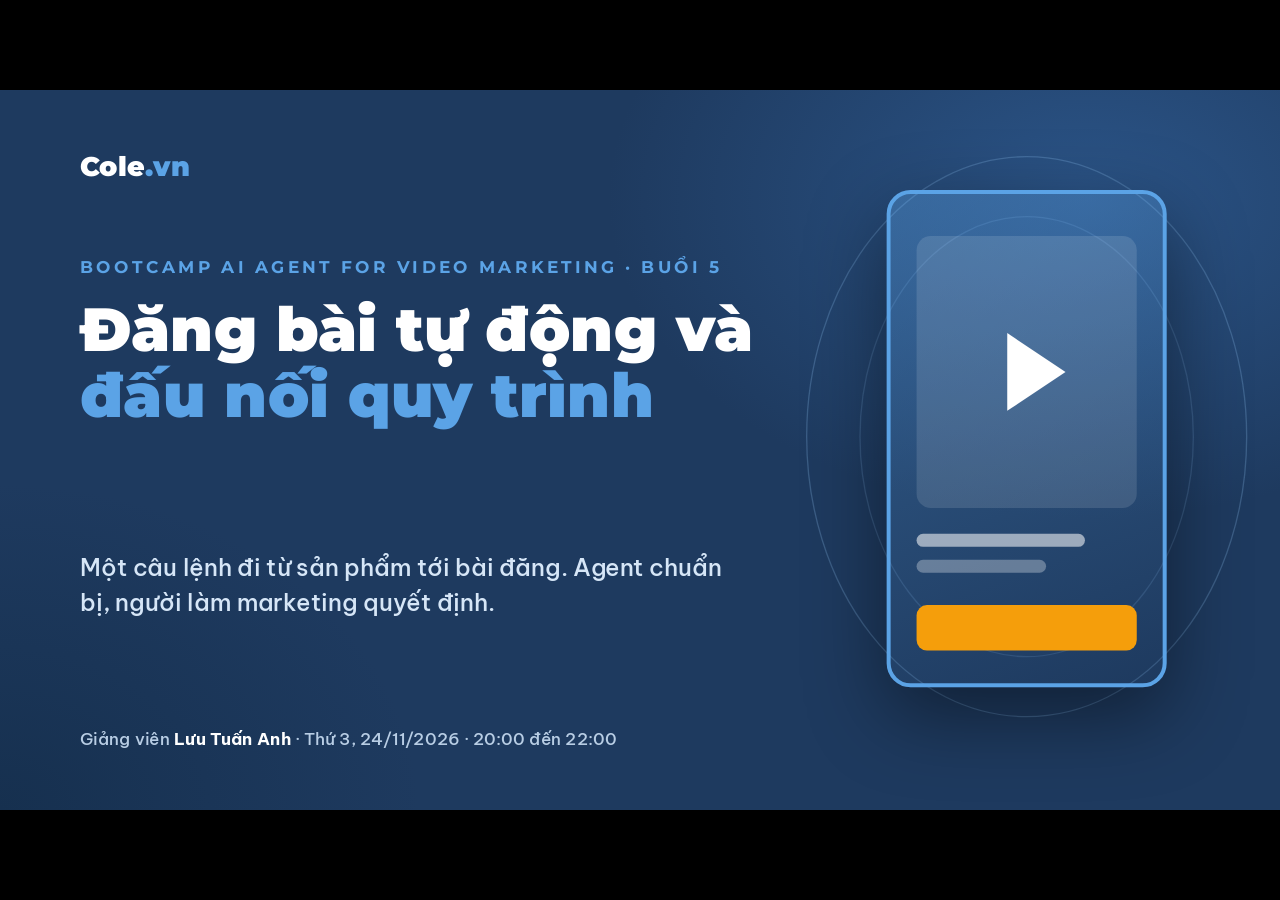
<file: slide/buoi-5.html>
<!doctype html>
<html lang="vi">
<head>
<meta charset="utf-8">
<meta name="viewport" content="width=device-width, initial-scale=1">
<title>Buổi 5: Đăng bài và đấu nối quy trình</title>
<link href="https://fonts.googleapis.com/css2?family=Montserrat:wght@600;700;800;900&family=Be+Vietnam+Pro:wght@400;500;600;700&display=swap" rel="stylesheet">
<style>
.sm-stage{
  --navy:#1E3A5F; --blue:#3A7CC6; --sky:#5BA3E6; --ice:#E8F4FD; --ink:#0f1e33; --paper:#F4F8FC;
  --amber:#F59E0B; --amber-dk:#B45309; --green:#22C55E; --green-dk:#15803D; --muted:#5b6b80;
  --fd:'Montserrat',sans-serif; --fb:'Be Vietnam Pro',sans-serif;
  background:var(--navy); color:#fff; font-family:var(--fb);
}
.slide{overflow:hidden}
.sm-stage *{box-sizing:border-box}
.dark{background:radial-gradient(1200px 800px at 85% 15%,#2b5487 0%,transparent 60%),radial-gradient(900px 700px at 0% 100%,#16304f 0%,transparent 70%),var(--navy);color:#fff}
.light{background:radial-gradient(1000px 700px at 100% 0%,#dcecfb 0%,transparent 60%),var(--paper);color:var(--ink)}
.kicker{position:absolute;left:120px;top:84px;font:700 24px var(--fd);letter-spacing:.16em;text-transform:uppercase;color:var(--sky)}
.light .kicker{color:var(--blue)}
.title{position:absolute;left:120px;top:130px;margin:0;font:800 60px/1.12 var(--fd);max-width:1680px;white-space:nowrap}
.light .title{color:var(--navy)}
.src{position:absolute;left:120px;bottom:56px;font:400 22px var(--fb);color:#9fb6d2}
.light .src{color:var(--muted)}
.pg{position:absolute;right:120px;bottom:56px;font:700 22px var(--fd);color:#9fb6d2}
.light .pg{color:var(--muted)}
code,.mono{font-family:Consolas,'Courier New',monospace}

/* 1. Bìa */
.s1 .logo{position:absolute;left:120px;top:90px;font:900 40px var(--fd);letter-spacing:.02em}
.s1 .logo span{color:var(--sky)}
.s1 .nhan{position:absolute;left:120px;top:250px;font:700 26px var(--fd);letter-spacing:.18em;color:var(--sky);text-transform:uppercase}
.s1 h1{position:absolute;left:120px;top:310px;margin:0;font:900 92px/1.08 var(--fd);width:1120px}
.s1 h1 em{font-style:normal;color:var(--sky)}
.s1 .hoi{position:absolute;left:120px;top:690px;width:980px;font:500 36px/1.45 var(--fb);color:#d6e6f7}
.s1 .meta{position:absolute;left:120px;bottom:90px;font:500 26px var(--fb);color:#b8cde4}
.s1 .meta b{color:#fff}
.khung{position:absolute;border-radius:36px;border:6px solid var(--sky);background:linear-gradient(160deg,rgba(91,163,230,.35),rgba(30,58,95,.2))}
.s1 .khung{left:1330px;top:150px;width:420px;height:746px;box-shadow:0 40px 120px rgba(0,0,0,.45)}
.s1 .khung svg{position:absolute;inset:0;width:100%;height:100%}
.s1 .orbit{position:absolute;left:1180px;top:60px;width:720px;height:920px}

/* 2. Bản đồ */
.s2 .tram{position:absolute;top:400px;width:250px;text-align:center}
.s2 .tram .dot{width:96px;height:96px;margin:0 auto 22px;border-radius:50%;background:#fff;border:5px solid var(--blue);display:grid;place-items:center;font:800 38px var(--fd);color:var(--blue)}
.s2 .tram b{display:block;font:700 30px/1.25 var(--fd);color:var(--navy)}
.s2 .tram i{display:block;font:400 24px/1.4 var(--fb);color:var(--muted);font-style:normal;margin-top:8px}
.s2 svg.duong{position:absolute;left:0;top:0;width:1920px;height:1080px}

/* 3. Nguyên tắc */
.s3 .big{position:absolute;left:120px;top:200px;margin:0;font:900 84px/1.1 var(--fd);width:1180px}
.s3 .big span{color:var(--amber)}
.s3 .def{position:absolute;left:120px;top:440px;width:1000px;font:400 34px/1.5 var(--fb);color:#d6e6f7}
.s3 .vi{position:absolute;left:120px;top:700px;width:1000px;padding:26px 32px;border-left:6px solid var(--amber);background:rgba(255,255,255,.06);border-radius:0 16px 16px 0;font:500 30px/1.45 var(--fb);color:#fff}
.s3 .khung{left:1370px;top:180px;width:380px;height:676px}
.s3 .nut{position:absolute;left:1415px;top:720px;width:290px;height:96px;border-radius:18px;background:var(--amber);color:var(--ink);font:800 38px var(--fd);display:grid;place-items:center;box-shadow:0 0 0 0 rgba(245,158,11,.6)}
.s3 .tay{position:absolute;left:1640px;top:770px;font:800 26px var(--fd);color:#fff;background:var(--blue);padding:10px 18px;border-radius:12px}
.s3 .dong{position:absolute;left:1400px;width:320px;height:22px;border-radius:11px;background:rgba(255,255,255,.22)}

/* 4. Trình duyệt */
.s4 .cot{position:absolute;top:330px;width:520px;height:520px;border-radius:24px;background:#fff;border:2px solid #d6e4f2;padding:40px;box-shadow:0 18px 50px rgba(30,58,95,.08)}
.s4 .cot .n{font:900 72px var(--fd);color:var(--blue);line-height:1}
.s4 .cot b{display:block;font:800 36px/1.2 var(--fd);color:var(--navy);margin:22px 0 16px}
.s4 .cot p{margin:0;font:400 28px/1.5 var(--fb);color:#334155}
.s4 .cot code{font-size:24px;background:var(--ice);padding:2px 8px;border-radius:6px;color:var(--navy);word-break:break-all}
.s4 .sub{position:absolute;left:120px;top:236px;font:500 32px var(--fb);color:var(--muted)}
.s4 .sub code{color:var(--blue);font-weight:700}

/* 5. Luồng đăng */
.s5 .buoc{position:absolute;top:360px;width:290px;height:330px;border-radius:22px;background:rgba(255,255,255,.07);border:2px solid rgba(143,193,242,.35);padding:30px 26px}
.s5 .buoc .n{font:900 30px var(--fd);color:var(--sky)}
.s5 .buoc b{display:block;font:800 34px/1.2 var(--fd);margin:14px 0 12px}
.s5 .buoc p{margin:0;font:400 26px/1.45 var(--fb);color:#cfe0f2}
.s5 .buoc.dung{background:rgba(245,158,11,.14);border-color:var(--amber)}
.s5 .buoc.dung .n,.s5 .buoc.dung b{color:var(--amber)}
.s5 .stamp{position:absolute;left:1300px;top:770px;padding:18px 40px;border:7px solid var(--amber);border-radius:16px;color:var(--amber);font:900 50px var(--fd);letter-spacing:.06em;rotate:-6deg}
.s5 .ghi{position:absolute;left:120px;top:770px;width:1050px;font:500 30px/1.45 var(--fb);color:#d6e6f7}

/* 6. Câu hỏi */
.s6 .q{position:absolute;left:120px;top:200px;width:1680px;margin:0;font:800 66px/1.2 var(--fd);color:var(--navy)}
.s6 .opt{position:absolute;top:560px;width:520px;height:250px;border-radius:22px;background:#fff;border:3px solid #d6e4f2;padding:34px;font:500 32px/1.4 var(--fb);color:#334155}
.s6 .opt b{display:block;font:900 40px var(--fd);color:var(--blue);margin-bottom:10px}
.s6 .opt.dung{border-color:var(--green-dk);background:#f0fdf4}
.s6 .opt.dung b{color:var(--green-dk)}
.s6 .dap{position:absolute;left:120px;top:860px;width:1680px;font:600 32px/1.4 var(--fb);color:var(--green-dk)}

/* 7. Băng chuyền */
.s7 .bang{position:absolute;left:0;top:0;width:1920px;height:1080px}
.s7 .tram{position:absolute;top:640px;width:250px;margin-left:-125px;text-align:center;font:700 26px/1.25 var(--fd);color:#fff}
.s7 .tram i{display:block;font:400 20px/1.3 var(--fb);color:#9fc3e8;font-style:normal;margin-top:6px}
.s7 .cong{position:absolute;top:300px;width:200px;margin-left:-100px;text-align:center;font:800 24px/1.25 var(--fd);color:var(--amber)}
.s7 .cong span{display:block;font:500 22px var(--fb);color:#cfe0f2;margin-top:4px}
.s7 .phim{position:absolute;left:1760px;top:468px;width:52px;height:92px;margin-left:-26px;border-radius:10px;background:var(--sky);border:4px solid #fff;box-shadow:0 0 40px rgba(91,163,230,.8)}
.s7 .lenh{position:absolute;left:120px;top:236px;font:600 30px var(--fb);color:#cfe0f2}
.s7 .lenh code{color:#fff;background:rgba(255,255,255,.12);padding:4px 12px;border-radius:8px}

/* 8. Vì sao duyệt ở đó */
.s8 .cot{position:absolute;bottom:250px;width:300px;border-radius:18px 18px 0 0}
.s8 .nhan{position:absolute;top:850px;width:420px;margin-left:-60px;text-align:center;font:700 30px/1.3 var(--fd);color:var(--navy)}
.s8 .nhan i{display:block;font:400 24px/1.35 var(--fb);color:var(--muted);font-style:normal;margin-top:6px}
.s8 .y{position:absolute;left:1300px;top:330px;width:500px;font:500 32px/1.5 var(--fb);color:#334155}
.s8 .y b{color:var(--navy)}
.s8 .day{position:absolute;left:120px;top:830px;width:1100px;height:4px;background:#c8d8ea}

/* 9. Sản phẩm 2 */
.s9 .cmd{position:absolute;left:120px;top:330px;width:1680px;padding:50px 60px;border-radius:24px;background:#0f1e33;color:#e9f2ff;font:500 44px/1.5 Consolas,monospace;box-shadow:0 30px 80px rgba(0,0,0,.35)}
.s9 .cmd .doi{color:var(--amber);font-weight:700;border-bottom:4px solid var(--amber)}
.s9 .swap{display:inline-grid;vertical-align:bottom}.s9 .swap>span{grid-area:1/1}.s9 .cu{opacity:0;color:#e9f2ff}
.s9 .cmd .goi{color:var(--sky)}
.s9 .giu{position:absolute;top:720px;width:520px;font:500 30px/1.45 var(--fb);color:#d6e6f7}
.s9 .giu b{display:block;font:800 34px var(--fd);color:#fff;margin-bottom:8px}
.s9 .mh{position:absolute;right:120px;top:290px;font:400 22px var(--fb);color:#9fb6d2}

/* 10. Đóng gói bộ skill */
.s10 .b em{font-style:normal;padding-top:8px}
.s10 .giu{position:absolute;left:1200px;top:720px;width:600px;padding:30px 40px;border-radius:24px;background:#fff;border:3px solid var(--blue)}
.s10 .giu b{display:block;font:800 32px var(--fd);color:var(--navy);margin-bottom:10px}
.s10 .giu p{margin:0;font:500 26px/1.45 var(--fb);color:#1f2a3a}
.s10 .b{position:absolute;left:120px;width:980px;font:500 32px/1.4 var(--fb);color:#1f2a3a;display:flex;gap:26px;align-items:flex-start}
.s10 .b span{flex:none;width:58px;height:58px;border-radius:14px;background:var(--blue);color:#fff;display:grid;place-items:center;font:800 28px var(--fd)}
.s10 .b code{background:var(--ice);color:var(--navy);padding:2px 8px;border-radius:6px;font-size:28px}
.s10 .cam{position:absolute;left:1200px;top:300px;width:600px;padding:40px;border-radius:24px;background:#fef2f2;border:3px solid #dc2626}
.s10 .cam b{display:block;font:800 36px var(--fd);color:#b91c1c;margin-bottom:18px}
.s10 .cam li{font:500 28px/1.45 var(--fb);color:#3b1d1d;margin:8px 0}
.s10 .cam ul{margin:0;padding-left:30px}

/* 11. Lịch */
.s11 .the{position:absolute;top:320px;width:780px;height:420px;border-radius:24px;padding:44px;background:rgba(255,255,255,.07);border:2px solid rgba(143,193,242,.35)}
.s11 .the b{display:block;font:800 40px var(--fd);margin-bottom:18px}
.s11 .the code{font-size:30px;color:var(--sky)}
.s11 .the p{margin:0 0 12px;font:400 29px/1.45 var(--fb);color:#d6e6f7}
.s11 .luat{position:absolute;left:120px;top:800px;width:1680px;padding:28px 36px;border-radius:18px;background:rgba(245,158,11,.14);border-left:8px solid var(--amber);font:600 32px/1.4 var(--fb)}
.s11 .luat b{color:var(--amber)}
.s11 svg.dongho{position:absolute;right:120px;top:110px;width:110px;height:110px}

/* 12. Showcase */
.s12 .tl{position:absolute;left:120px;top:320px;width:900px}
.s12 .row{display:flex;align-items:center;gap:24px;margin-bottom:28px}
.s12 .row .bar{height:64px;border-radius:12px;background:var(--blue);color:#fff;font:800 26px var(--fd);display:flex;align-items:center;padding:0 20px;flex:none}
.s12 .row p{margin:0;font:500 29px/1.35 var(--fb);color:#1f2a3a}
.s12 .tc{position:absolute;left:1120px;width:680px;padding:30px 36px;border-radius:20px;background:#fff;border:2px solid #d6e4f2;box-shadow:0 14px 40px rgba(30,58,95,.08)}
.s12 .tc b{display:block;font:800 34px var(--fd);color:var(--blue);margin-bottom:6px}
.s12 .tc p{margin:0;font:400 27px/1.4 var(--fb);color:#334155}
.s12 .tcn{position:absolute;left:1120px;top:250px;font:700 26px var(--fd);letter-spacing:.12em;color:var(--blue);text-transform:uppercase}

/* 13. Bộ mang về */
.s13 .o{position:absolute;width:520px;height:150px;border-radius:20px;padding:24px 30px;background:rgba(255,255,255,.07);border:2px solid rgba(143,193,242,.3)}
.s13 .o .bu{font:700 22px var(--fd);letter-spacing:.14em;color:var(--sky);text-transform:uppercase}
.s13 .o b{display:block;font:700 30px/1.3 Consolas,monospace;color:#fff;margin-top:8px}
.s13 .o i{display:block;font:400 24px var(--fb);color:#b8cde4;font-style:normal;margin-top:4px}
.s13 .o.moi{border-color:var(--amber);background:rgba(245,158,11,.12)}
.s13 .o.moi .bu{color:var(--amber)}
.s13 .tong{position:absolute;left:1260px;top:560px;width:540px;font:500 30px/1.5 var(--fb);color:#d6e6f7}
.s13 .tong b{display:block;font:900 64px/1.05 var(--fd);color:#fff;margin-bottom:10px}

/* 14. Kết */
.s14 .q{position:absolute;left:120px;top:250px;width:1100px;font:600 34px/1.4 var(--fb);color:var(--muted)}
.s14 h2{position:absolute;left:120px;top:340px;margin:0;width:1120px;font:900 88px/1.1 var(--fd);color:var(--navy)}
.s14 h2 span{color:var(--blue)}
.s14 .ra{position:absolute;left:120px;top:720px;width:1100px;font:500 30px/1.6 var(--fb);color:#334155}
.s14 .ra b{color:var(--navy)}
.s14 .khung{left:1400px;top:200px;width:360px;height:640px;border-color:var(--blue);background:linear-gradient(160deg,#dcecfb,#fff)}
.s14 .tick{position:absolute;left:1460px;top:400px;width:240px;height:240px}
.s14 .ky{position:absolute;left:1400px;top:880px;width:360px;text-align:center;font:700 26px var(--fd);color:var(--navy)}
</style>
</head>
<body>
<div class="sm-stage">

<!-- 1. BÌA -->
<section class="slide dark s1" data-scene="bia">
  <div class="logo" data-anim="fade">Cole<span>.vn</span></div>
  <div class="nhan" data-anim="wipe">Bootcamp AI Agent for Video Marketing · Buổi 5</div>
  <h1 data-anim="rise" data-delay="150">Đăng bài tự động và <em>đấu nối quy trình</em></h1>
  <div class="hoi" data-anim="blur" data-delay="500">Một câu lệnh đi từ sản phẩm tới bài đăng. Agent chuẩn bị, người làm marketing quyết định.</div>
  <div class="meta" data-anim="fade" data-delay="700">Giảng viên <b>Lưu Tuấn Anh</b> · Thứ 3, 24/11/2026 · 20:00 đến 22:00</div>
  <svg class="orbit" viewBox="0 0 720 920" fill="none">
    <g data-anim="draw" data-delay="300" data-stagger="200">
      <ellipse cx="360" cy="460" rx="330" ry="420" stroke="rgba(143,193,242,.25)" stroke-width="2"/>
      <ellipse cx="360" cy="460" rx="250" ry="330" stroke="rgba(143,193,242,.18)" stroke-width="2"/>
    </g>
  </svg>
  <div class="khung" data-morph="khung" data-anim="zoom" data-delay="200">
    <svg viewBox="0 0 420 746" fill="none">
      <rect x="40" y="60" width="340" height="420" rx="22" fill="rgba(255,255,255,.12)"/>
      <path d="M180 210 L270 270 L180 330 Z" fill="#fff" data-loop="pulse"/>
      <rect x="40" y="520" width="260" height="20" rx="10" fill="rgba(255,255,255,.55)"/>
      <rect x="40" y="560" width="200" height="20" rx="10" fill="rgba(255,255,255,.3)"/>
      <rect x="40" y="630" width="340" height="70" rx="16" fill="#F59E0B"/>
    </svg>
  </div>
</section>

<!-- 2. BẢN ĐỒ -->
<section class="slide light s2" data-scene="ban-do">
  <div class="kicker">Bản đồ buổi học</div>
  <h2 class="title" data-anim="wipe">Sáu trạm của buổi học cuối</h2>
  <svg class="duong" viewBox="0 0 1920 1080" fill="none">
    <path d="M245 448 H1675" stroke="#3A7CC6" stroke-width="5" stroke-dasharray="4 14" stroke-linecap="round" data-anim="draw" data-dur="1600"/>
  </svg>
  <div data-stagger="140" data-delay="300">
    <div class="tram" style="left:120px" data-anim="pop"><div class="dot">1</div><b>Đăng bài có duyệt</b><i>TikTok, Facebook, Reels</i></div>
    <div class="tram" style="left:406px" data-anim="pop"><div class="dot">2</div><b>Đấu nối quy trình</b><i>5 skill, 1 câu lệnh</i></div>
    <div class="tram" style="left:692px" data-anim="pop"><div class="dot">3</div><b>Sản phẩm thứ 2</b><i>dùng lại quy trình</i></div>
    <div class="tram" style="left:978px" data-anim="pop"><div class="dot">4</div><b>Đóng gói bộ skill</b><i>file zip, cài global</i></div>
    <div class="tram" style="left:1264px" data-anim="pop"><div class="dot">5</div><b>Đặt lịch chạy</b><i>giới thiệu</i></div>
    <div class="tram" style="left:1550px" data-anim="pop"><div class="dot">6</div><b>Showcase</b><i>trình bày, góp ý</i></div>
  </div>
  <div class="src">Đầu ra: quy trình 1 câu lệnh, video đăng thật trên tài khoản thử, bộ skill mang về.</div>
  <div class="pg">02</div>
</section>

<!-- 3. NGUYÊN TẮC -->
<section class="slide dark s3" data-scene="nguyen-tac" data-steps="0">
  <div class="kicker">Trạm 1 · Nguyên tắc</div>
  <h2 class="big" data-anim="rise">Agent chuẩn bị.<br><span>Con người bấm Đăng.</span></h2>
  <p class="def" data-anim="fade" data-delay="400">Đăng bài có duyệt: Agent viết caption, mở trang đăng, điền sẵn mọi ô, rồi dừng trước nút Đăng để chủ tài khoản kiểm tra và tự bấm.</p>
  <div class="vi" data-step="1" data-anim="left">Giống thư ký soạn sẵn thư: người phụ trách đọc lại, ký, rồi mới gửi đi.</div>
  <div class="khung" data-morph="khung"></div>
  <div class="dong" style="top:260px;width:300px"></div>
  <div class="dong" style="top:310px;width:240px"></div>
  <div class="dong" style="top:380px;height:280px;border-radius:18px;width:300px"></div>
  <div class="nut" data-loop="pulse">Đăng</div>
  <div class="tay" data-step="1" data-anim="pop">Bạn bấm</div>
  <div class="pg">03</div>
</section>

<!-- 4. TRÌNH DUYỆT -->
<section class="slide light s4" data-scene="trinh-duyet">
  <div class="kicker">Trạm 1 · Cho Agent dùng trình duyệt</div>
  <h2 class="title" data-anim="wipe">Thiết lập một lần, dùng cho mọi bài đăng</h2>
  <div class="sub" data-anim="fade" data-delay="300">Antigravity có sẵn agent con <code>/browser</code>, điều khiển chính Google Chrome trên máy bạn.</div>
  <div class="cot" style="left:120px" data-step="1" data-anim="rise">
    <div class="n">01</div><b>Hồ sơ Chrome riêng</b>
    <p>Tạo hồ sơ mới, chỉ đăng nhập tài khoản TikTok phụ và Trang Facebook thử. Bạn tự đăng nhập một lần.</p>
  </div>
  <div class="cot" style="left:700px" data-step="2" data-anim="rise">
    <div class="n">02</div><b>Bật kết nối</b>
    <p>Mở <code>chrome://inspect/#remote-debugging</code>, bật cho phép. Lần đầu Agent kết nối, bấm Allow.</p>
  </div>
  <div class="cot" style="left:1280px" data-step="3" data-anim="rise">
    <div class="n">03</div><b>Giới hạn trang</b>
    <p>Settings, Browser, Browser Actuation Rules: chỉ cho phép tiktok.com, facebook.com.</p>
  </div>
  <div class="src">Nguồn: antigravity.google/docs, mục Subagents và Chrome profile, tra ngày 09/11/2026. Tên mục có thể khác theo phiên bản.</div>
  <div class="pg">04</div>
</section>

<!-- 5. LUỒNG ĐĂNG -->
<section class="slide dark s5" data-scene="luong-dang">
  <div class="kicker">Trạm 1 · Skill dang-bai</div>
  <h2 class="title" data-anim="wipe">Năm bước, dừng đúng trước nút Đăng</h2>
  <div class="buoc" style="left:120px" data-step="1" data-anim="drop"><div class="n">1</div><b>Caption</b><p>2 phương án, hashtag, dòng "Nội dung có sử dụng AI"</p></div>
  <div class="buoc" style="left:455px" data-step="2" data-anim="drop"><div class="n">2</div><b>Soát</b><p><span class="mono">nguoi-soat</span> đối chiếu file thương hiệu; bạn chọn phương án</p></div>
  <div class="buoc" style="left:790px" data-step="3" data-anim="drop"><div class="n">3</div><b>Mở trang</b><p>TikTok Studio hoặc Meta Business Suite qua <span class="mono">/browser</span></p></div>
  <div class="buoc" style="left:1125px" data-step="4" data-anim="drop"><div class="n">4</div><b>Điền sẵn</b><p>Chọn video, dán caption, bật nhãn nội dung AI</p></div>
  <div class="buoc dung" style="left:1460px" data-step="5" data-anim="drop"><div class="n">5</div><b>Dừng</b><p>Chụp màn hình, báo cáo, chờ bạn bấm Đăng</p></div>
  <div class="ghi" data-step="5" data-anim="fade">Mỗi lần một bài, một kênh. Gặp trang đăng nhập hoặc captcha: Agent dừng và báo, không tự vượt qua.</div>
  <div class="stamp" data-step="5" data-anim="stamp" data-delay="300">CHỜ DUYỆT</div>
  <div class="pg">05</div>
</section>

<!-- 6. CÂU HỎI -->
<section class="slide light s6" data-scene="hoi" data-steps="0">
  <div class="kicker">Câu hỏi kiểm tra</div>
  <h2 class="q" data-anim="rise">Trang TikTok Studio bỗng hiện captcha giữa lúc Agent đang điền. Agent nên làm gì?</h2>
  <div class="opt" style="left:120px" data-anim="pop" data-delay="300"><b>A</b>Thử lại liên tục tới khi qua được</div>
  <div class="opt dung" style="left:700px" data-anim="pop" data-delay="420"><b>B</b>Dừng lại, báo chủ tài khoản tự xử lý</div>
  <div class="opt" style="left:1280px" data-anim="pop" data-delay="540"><b>C</b>Chuyển sang tài khoản khác để đăng</div>
  <div class="dap" data-step="1" data-anim="wipe">Đáp án B. Vượt cơ chế chống bot làm tài khoản dễ bị khóa; đổi tài khoản để né cũng vậy.</div>
  <div class="pg">06</div>
</section>

<!-- 7. BĂNG CHUYỀN -->
<section class="slide dark s7" data-scene="bang-chuyen" data-steps="3">
  <div class="kicker">Trạm 2 · Skill quy-trinh-video</div>
  <h2 class="title" data-anim="wipe">Bảy công đoạn, ba điểm duyệt</h2>
  <div class="lenh" data-anim="fade" data-delay="300"><code>/quy-trinh-video</code> Làm video cho sản phẩm trong du-lieu/TEN-FILE.md, đăng lên TIKTOK.</div>
  <svg class="bang" viewBox="0 0 1920 1080" fill="none">
    <line class="ray" x1="140" y1="514" x2="1760" y2="514" stroke="rgba(143,193,242,.45)" stroke-width="6" stroke-linecap="round"/>
    <g class="cac-tram" fill="#1E3A5F" stroke="#5BA3E6" stroke-width="5">
      <circle cx="140" cy="514" r="26"/><circle cx="387" cy="514" r="26"/><circle cx="633" cy="514" r="26"/>
      <circle cx="880" cy="514" r="26"/><circle cx="1127" cy="514" r="26"/><circle cx="1373" cy="514" r="26"/><circle cx="1620" cy="514" r="26"/>
    </g>
    <g class="cac-cong" stroke-width="10" stroke-linecap="round">
      <line class="g1" x1="1003" y1="420" x2="1003" y2="608" stroke="#22C55E"/>
      <line class="g2" x1="1250" y1="420" x2="1250" y2="608" stroke="#22C55E"/>
      <line class="g3" x1="1760" y1="420" x2="1760" y2="608" stroke="#22C55E"/>
    </g>
  </svg>
  <div class="tram" style="left:140px">Thương hiệu<i>thuong-hieu.md</i></div>
  <div class="tram" style="left:387px">Sản phẩm<i>du-lieu/</i></div>
  <div class="tram" style="left:633px">Hook<i>nguoi-soat</i></div>
  <div class="tram" style="left:880px">Kịch bản<i>nguoi-cham-kich-ban</i></div>
  <div class="tram" style="left:1127px">Ảnh<i>nguoi-soat-anh</i></div>
  <div class="tram" style="left:1373px">Video<i>nguoi-cham-video</i></div>
  <div class="tram" style="left:1620px">Đăng<i>dang-bai</i></div>
  <div class="cong" style="left:1003px">Duyệt 1<span>kịch bản</span></div>
  <div class="cong" style="left:1250px">Duyệt 2<span>ảnh</span></div>
  <div class="cong" style="left:1760px">Duyệt 3<span>bạn bấm Đăng</span></div>
  <div class="phim"></div>
  <div class="src">Ở mỗi điểm duyệt, agent dao-dien gom kết quả của các người chấm thành một bảng ngắn.</div>
  <div class="pg">07</div>
</section>

<!-- 8. VÌ SAO -->
<section class="slide light s8" data-scene="vi-sao">
  <div class="kicker">Trạm 2 · Vì sao duyệt ở ba chỗ này</div>
  <h2 class="title" data-anim="wipe">Phát hiện lỗi càng sớm, công sửa càng nhỏ</h2>
  <div class="cot" style="left:180px;height:140px;background:#5BA3E6" data-step="1" data-anim="rise-wipe"></div>
  <div class="nhan" style="left:180px" data-step="1" data-anim="fade">Duyệt 1<i>Sửa vài câu chữ</i></div>
  <div class="cot" style="left:560px;height:300px;background:#3A7CC6" data-step="2" data-anim="rise-wipe"></div>
  <div class="nhan" style="left:560px" data-step="2" data-anim="fade">Duyệt 2<i>Tạo lại ảnh, tốn lượt dùng</i></div>
  <div class="cot" style="left:940px;height:470px;background:#1E3A5F" data-step="3" data-anim="rise-wipe"></div>
  <div class="nhan" style="left:940px" data-step="3" data-anim="fade">Duyệt 3<i>Bài đã ra ngoài, khó rút lại</i></div>
  <div class="day"></div>
  <div class="y" data-step="3" data-anim="right"><b>Quy tắc của skill:</b> không bỏ điểm duyệt nào, kể cả khi được bảo "chạy một mạch". Chỉ đi tiếp khi chủ dự án trả lời rõ là đồng ý.</div>
  <div class="src">Chiều cao cột là minh họa mức công sức, không phải số đo.</div>
  <div class="pg">08</div>
</section>

<!-- 9. SẢN PHẨM 2 -->
<section class="slide dark s9" data-scene="san-pham-2" data-steps="1">
  <div class="kicker">Trạm 3 · Dùng lại quy trình</div>
  <h2 class="title" data-anim="wipe">Sản phẩm mới: chỉ đổi một chỗ trong câu lệnh</h2>
  <div class="mh">Tên file minh họa</div>
  <div class="cmd" data-anim="zoom" data-delay="200"><span class="goi">/quy-trinh-video</span><br>Làm video cho sản phẩm trong du-lieu/<span class="swap"><span class="cu">san-pham-mau.md</span><span class="doi">tra-o-long.md</span></span>, đăng lên TIKTOK.</div>
  <div class="giu" style="left:120px" data-anim="rise" data-delay="500"><b>Giữ nguyên</b>Thương hiệu, nhân vật, phong cách: video thứ hai đồng bộ với video đầu.</div>
  <div class="giu" style="left:700px" data-anim="rise" data-delay="650"><b>Trên lớp</b>Chạy tới Điểm duyệt 1, đọc báo cáo của dao-dien.</div>
  <div class="giu" style="left:1280px" data-anim="rise" data-delay="800"><b>Ở nhà</b>Chạy tiếp từ bước còn dở nhờ file nhật ký trong kich-ban/.</div>
  <div class="pg">09</div>
</section>

<!-- 10. ĐÓNG GÓI BỘ SKILL -->
<section class="slide light s10" data-scene="dong-goi">
  <div class="kicker">Trạm 4 · Đóng gói bộ skill mang về</div>
  <h2 class="title" data-anim="wipe">Gói một lần, dùng cho mọi dự án</h2>
  <div data-stagger="160" data-delay="300">
    <div class="b" style="top:300px" data-anim="left"><span>1</span><em>Agent gom skill, agent vào <code>bo-skill-cua-toi</code></em></div>
    <div class="b" style="top:400px" data-anim="left"><span>2</span><em>Nén zip, ngày trong tên: <code>bo-skill-cua-toi_2026-11-24.zip</code></em></div>
    <div class="b" style="top:500px" data-anim="left"><span>3</span><em>Cất lên Google Drive hoặc USB</em></div>
    <div class="b" style="top:600px" data-anim="left"><span>4</span><em>Bạn tự chép vào <code>~/.gemini/config/skills</code> và <code>agents</code></em></div>
    <div class="b" style="top:700px" data-anim="left"><span>5</span><em>Dự án mới: đổi file thương hiệu, gõ <code>/</code> thấy skill</em></div>
  </div>
  <div class="cam" data-step="1" data-anim="pop">
    <b>Không cho vào zip</b>
    <ul><li>Mật khẩu, mã khóa (API key), file .env</li><li>Cookie, thư mục hồ sơ Chrome, file đăng nhập</li><li>Dữ liệu khách hàng thật</li></ul>
  </div>
  <div class="giu" data-step="2" data-anim="pop">
    <b>Giữ ở project</b>
    <p>File thương hiệu, skill ghi cứng một thương hiệu, <code>cong-cu/VideoMotion</code>, <code>mcp_config.json</code></p>
  </div>
  <div class="src">Agent không ghi ra ngoài dự án nên bạn tự chép phần global. Đường dẫn: antigravity.google/docs, tra ngày 09/11/2026.</div>
  <div class="pg">10</div>
</section>

<!-- 11. LỊCH -->
<section class="slide dark s11" data-scene="lich">
  <div class="kicker">Trạm 5 · Đặt lịch chạy</div>
  <h2 class="title" data-anim="wipe">Hẹn giờ phần chuẩn bị, giữ quyền duyệt</h2>
  <svg class="dongho" viewBox="0 0 150 150" fill="none">
    <circle cx="75" cy="75" r="64" stroke="#5BA3E6" stroke-width="7"/>
    <line x1="75" y1="75" x2="75" y2="34" stroke="#fff" stroke-width="7" stroke-linecap="round" data-loop="spin" data-loop-dur="6000" style="transform-origin:75px 75px;transform-box:view-box"/>
    <line x1="75" y1="75" x2="104" y2="75" stroke="#F59E0B" stroke-width="7" stroke-linecap="round"/>
  </svg>
  <div class="the" style="left:120px" data-anim="left" data-delay="200">
    <b><code>/schedule</code> trong khung chat</b>
    <p>Hẹn một lần hoặc lặp lại.</p>
    <p>Lịch thuộc về cuộc trò chuyện đã tạo ra nó.</p>
  </div>
  <div class="the" style="left:1020px" data-anim="right" data-delay="350">
    <b>Automations trong App</b>
    <p>Việc định kỳ, vẫn chạy khi đã đóng cuộc trò chuyện.</p>
    <p>Mỗi lần chạy mở một cuộc trò chuyện mới.</p>
  </div>
  <div class="luat" data-step="1" data-anim="rise"><b>Chạy theo lịch:</b> quy trình chỉ làm tới Điểm duyệt 1 rồi dừng, ghi nhật ký, chờ bạn vào duyệt. Không bao giờ tự đăng.</div>
  <div class="src">Nguồn: antigravity.google/docs/commands/schedule, tra ngày 09/11/2026. Tên mục có thể khác theo phiên bản.</div>
  <div class="pg">11</div>
</section>

<!-- 12. SHOWCASE -->
<section class="slide light s12" data-scene="showcase">
  <div class="kicker">Trạm 6 · Showcase</div>
  <h2 class="title" data-anim="wipe">Ba phút mỗi học viên, góp ý theo ba tiêu chí</h2>
  <div class="tl" data-stagger="150" data-delay="300">
    <div class="row" data-anim="left"><div class="bar" style="width:150px">30 giây</div><p>Thương hiệu, sản phẩm, khách hàng</p></div>
    <div class="row" data-anim="left"><div class="bar" style="width:260px">60 giây</div><p>Câu lệnh và điều đã sửa ở 3 điểm duyệt</p></div>
    <div class="row" data-anim="left"><div class="bar" style="width:260px">60 giây</div><p>Chiếu video, mở link bài đăng</p></div>
    <div class="row" data-anim="left"><div class="bar" style="width:150px">30 giây</div><p>Một điều sẽ đổi trong skill</p></div>
  </div>
  <div class="tcn" data-anim="fade" data-delay="700">Tiêu chí góp ý</div>
  <div class="tc" style="top:310px" data-step="1" data-anim="right"><b>Đúng thương hiệu</b><p>Màu, giọng văn, điều cấm, nhãn AI</p></div>
  <div class="tc" style="top:500px" data-step="2" data-anim="right"><b>Ba giây đầu</b><p>Hook có giữ chân người xem</p></div>
  <div class="tc" style="top:690px" data-step="3" data-anim="right"><b>Dùng lại được</b><p>Đổi sản phẩm vẫn chạy bằng một câu lệnh</p></div>
  <div class="pg">12</div>
</section>

<!-- 13. BỘ MANG VỀ -->
<section class="slide dark s13" data-scene="mang-ve">
  <div class="kicker">Tóm tắt khóa học</div>
  <h2 class="title" data-anim="wipe">Bộ skill và agent bạn mang về</h2>
  <div data-stagger="120" data-delay="250">
    <div class="o" style="left:120px;top:300px" data-anim="pop"><div class="bu">Buổi 1</div><b>file-thuong-hieu</b><i>hook-video-3-giay · nguoi-soat</i></div>
    <div class="o" style="left:680px;top:300px" data-anim="pop"><div class="bu">Buổi 2</div><b>kich-ban-video</b><i>nguoi-cham-kich-ban</i></div>
    <div class="o" style="left:120px;top:490px" data-anim="pop"><div class="bu">Buổi 3</div><b>hinh-anh-nhan-vat</b><i>nguoi-soat-anh</i></div>
    <div class="o" style="left:680px;top:490px" data-anim="pop"><div class="bu">Buổi 4</div><b>dung-video</b><i>nguoi-cham-video</i></div>
    <div class="o moi" style="left:120px;top:680px;width:1080px" data-anim="pop"><div class="bu">Buổi 5</div><b>dang-bai · quy-trinh-video</b><i>dao-dien</i></div>
  </div>
  <div class="tong" data-anim="right" data-delay="900"><b>7 skill<br>5 agent</b>Cất trong file zip có ngày, cài global cho mọi dự án; dự án mới chỉ cần đổi file thương hiệu.</div>
  <div class="pg">13</div>
</section>

<!-- 14. KẾT -->
<section class="slide light s14" data-scene="ket">
  <div class="q" data-anim="fade">Một câu lệnh có làm được video marketing thật?</div>
  <h2 data-anim="rise" data-delay="200">Được, khi Agent làm đủ các bước và <span>bạn giữ ba điểm duyệt.</span></h2>
  <div class="ra" data-anim="fade" data-delay="600">Đầu ra của khóa: <b>quy trình một câu lệnh</b>, <b>video đăng thật</b> trên tài khoản thử, <b>bộ skill</b> cài global, dùng cho mọi dự án.<br>Bước tiếp theo: chạy tiếp sản phẩm thứ 2, gửi link vào nhóm lớp.</div>
  <div class="khung" data-morph="khung"></div>
  <svg class="tick" viewBox="0 0 240 240" fill="none">
    <circle cx="120" cy="120" r="100" stroke="#3A7CC6" stroke-width="10" data-anim="draw" data-delay="400"/>
    <path d="M72 124 L106 158 L172 88" stroke="#15803D" stroke-width="16" stroke-linecap="round" stroke-linejoin="round" data-anim="draw" data-delay="900"/>
  </svg>
  <div class="ky" data-anim="fade" data-delay="1000">Cole.vn · Lưu Tuấn Anh</div>
</section>

</div>
<script src="https://cdnjs.cloudflare.com/ajax/libs/gsap/3.12.5/gsap.min.js"></script>
<script>
/* SlideMotion runtime: the smallest thing a free-form deck needs.
   - scales a 1920x1080 .sm-stage to the window
   - keys / click / swipe / F fullscreen / #hash
   - data-anim (enter effects), data-loop (ambient loops), data-step (click reveals)
   - data-morph="id": same id on consecutive slides glides between positions (Morph by name)
   - data-count="1234": number counts up on entry
   - data-steps="n" on a slide: n clicks driven by a script; events 'sm:change' and 'sm:step' carry { index, slide, step }
   - copies the slide's data-scene onto the stage, so persistent layers can morph with plain CSS
   - data-cam on a slide + data-parallax="0.3..1" on background layers: camera pan with depth
   - print (Ctrl+P): every slide on its own page, every step shown, no motion: a handout
   No layouts, no frames: every slide is designed by the author. */
(() => {
  const W = 1920, H = 1080;
  const css = `
html,body{margin:0;height:100%;background:#000;overflow:hidden}
.sm-stage{position:absolute;width:${W}px;height:${H}px;transform-origin:0 0;overflow:hidden;--sm-ease:cubic-bezier(.2,.8,.2,1)}
.sm-stage>.slide{position:absolute;inset:0;visibility:hidden;opacity:0;transition:opacity var(--sm-tr,.5s) ease,visibility 0s var(--sm-tr,.5s)}
.sm-stage>.slide.on{visibility:visible;opacity:1;z-index:1;transition:opacity var(--sm-tr,.5s) ease}
.sm-stage:not(.sm-ready)>.slide{transition:none!important}
.slide[data-transition=cut]{--sm-tr:0s}
.slide[data-transition=wipe].on{animation:sm-wipe .7s var(--sm-ease)}
.slide[data-transition=zoom].on{animation:sm-zoomin .7s var(--sm-ease)}
svg [data-anim],svg [data-loop]{transform-box:fill-box;transform-origin:center}
[data-anim]{transition:opacity .3s,transform .3s,filter .3s,clip-path .3s,stroke-dashoffset .3s}
[data-anim=fade]{opacity:0}
[data-anim=rise]{opacity:0;transform:translateY(40px)}
[data-anim=drop]{opacity:0;transform:translateY(-140px)}
[data-anim=left]{opacity:0;transform:translateX(-90px)}
[data-anim=right]{opacity:0;transform:translateX(90px)}
[data-anim=zoom]{opacity:0;transform:scale(.82)}
[data-anim=pop]{opacity:0;transform:scale(.4)}
[data-anim=blur]{opacity:0;filter:blur(14px)}
[data-anim=wipe]{clip-path:inset(0 100% 0 0)}
[data-anim=rise-wipe]{clip-path:inset(100% 0 0 0)}
[data-anim=stamp]{opacity:0;transform:scale(2.4) rotate(-14deg)}
[data-anim=draw]{stroke-dasharray:1;stroke-dashoffset:1}
.on [data-anim]:not([data-step]),.on [data-anim].sm-shown{opacity:1;transform:none;filter:none;clip-path:inset(-400px -400px -400px -400px);stroke-dashoffset:0;
  transition:opacity var(--sm-t,800ms) var(--sm-ease) var(--sm-d,0ms),transform var(--sm-t,800ms) var(--sm-ease) var(--sm-d,0ms),
  filter var(--sm-t,800ms) var(--sm-ease) var(--sm-d,0ms),clip-path var(--sm-t,900ms) var(--sm-ease) var(--sm-d,0ms),
  stroke-dashoffset var(--sm-t,1400ms) var(--sm-ease) var(--sm-d,0ms)}
.on :is([data-anim=pop],[data-anim=drop],[data-anim=stamp]):is(:not([data-step]),.sm-shown){transition-timing-function:cubic-bezier(.3,1.6,.5,1)}
[data-step]:not([data-anim]){opacity:0;transition:opacity .4s}
[data-step].sm-shown:not([data-anim]){opacity:1}
[data-loop=pulse]{animation:sm-pulse 1.6s ease-in-out infinite}
[data-loop=float]{animation:sm-float 5s ease-in-out infinite}
[data-loop=spin]{animation:sm-spin var(--sm-loop,20s) linear infinite}
[data-loop=sway]{animation:sm-sway 4s ease-in-out infinite}
[data-loop=blink]{animation:sm-blink 1s steps(1) infinite}
[data-loop=scan]{animation:sm-scan var(--sm-loop,2.6s) linear infinite}
.slide:not(.on) [data-loop]{animation-play-state:paused}
@keyframes sm-pulse{50%{opacity:.4;transform:scale(.88)}}
@keyframes sm-float{50%{transform:translateY(-14px)}}
@keyframes sm-spin{to{transform:rotate(360deg)}}
@keyframes sm-sway{50%{transform:rotate(3deg)}}
@keyframes sm-blink{50%{opacity:0}}
@keyframes sm-scan{from{transform:translateY(0)}to{transform:translateY(var(--sm-scan,400px))}}
@keyframes sm-wipe{from{clip-path:inset(0 100% 0 0)}to{clip-path:inset(0 0 0 0)}}
@keyframes sm-zoomin{from{transform:scale(1.08);filter:blur(6px)}to{transform:none;filter:none}}
[data-parallax]{transition:transform 1.6s cubic-bezier(.65,0,.25,1)}
@media (prefers-reduced-motion:reduce){*{transition:none!important;animation:none!important}}
@media print{@page{size:16in 9in;margin:0}
 html,body{height:auto;overflow:visible;overflow-x:hidden;background:#fff}
 .sm-stage{position:relative!important;transform:none!important;left:0!important;top:0!important;height:auto!important;overflow:hidden!important;zoom:.8}
 .sm-stage>.slide{position:relative!important;visibility:visible!important;opacity:1!important;height:1080px;overflow:hidden;break-after:page}
 [data-anim],[data-step]{opacity:1!important;transform:none!important;filter:none!important;clip-path:none!important;stroke-dashoffset:0!important}
 *{animation:none!important;transition:none!important}}`;
  document.head.insertAdjacentHTML('beforeend', `<style id="sm-base">${css}</style>`);

  const stage = document.querySelector('.sm-stage');
  const slides = [...stage.querySelectorAll(':scope > .slide')];
  const SHAPES = 'path,line,polyline,polygon,rect,circle,ellipse';
  let cur = -1, step = 0, scale = 1;

  // prepare: draw on groups, pathLength, stagger, delays and durations
  stage.querySelectorAll('g[data-anim=draw]').forEach(g => {
    g.querySelectorAll(SHAPES).forEach((s, i) => {
      s.dataset.anim = 'draw';
      s.dataset.delay = s.dataset.delay || (+(g.dataset.delay || 0) + i * +(g.dataset.stagger || 120));
    });
    g.removeAttribute('data-anim');
  });
  stage.querySelectorAll('[data-anim=draw]').forEach(s => s.hasAttribute('pathLength') || s.setAttribute('pathLength', 1));
  stage.querySelectorAll('[data-stagger]:not(g)').forEach(p => [...p.children].forEach((c, i) => {
    if (!c.dataset.delay) c.dataset.delay = +(p.dataset.delay || 0) + i * +p.dataset.stagger;
  }));
  stage.querySelectorAll('[data-delay],[data-dur],[data-loop-dur]').forEach(e => {
    if (e.dataset.delay) e.style.setProperty('--sm-d', e.dataset.delay + 'ms');
    if (e.dataset.dur) e.style.setProperty('--sm-t', e.dataset.dur + 'ms');
    if (e.dataset.loopDur) e.style.setProperty('--sm-loop', e.dataset.loopDur + 'ms');
  });

  // data-steps on a slide: clicks handled by a script (e.g. a GSAP timeline), not by [data-step] elements
  const maxStep = s => Math.max(+(s.dataset.steps || 0), ...[...s.querySelectorAll('[data-step]')].map(e => +e.dataset.step));
  const showSteps = (s, n) => s.querySelectorAll('[data-step]').forEach(e => e.classList.toggle('sm-shown', +e.dataset.step <= n));

  function fit() {
    scale = Math.min(innerWidth / W, innerHeight / H);
    Object.assign(stage.style, { transform: `scale(${scale})`, left: (innerWidth - W * scale) / 2 + 'px', top: (innerHeight - H * scale) / 2 + 'px' });
  }

  function morph(from, to) {
    to.querySelectorAll('[data-morph]').forEach(n => {
      const o = from.querySelector(`[data-morph="${n.dataset.morph}"]`);
      if (!o) return;
      const a = o.getBoundingClientRect(), b = n.getBoundingClientRect();
      if (!b.width || !b.height) return;
      n.style.transition = 'none';
      n.style.transformOrigin = '0 0';
      n.style.transform = `translate(${(a.left - b.left) / scale}px,${(a.top - b.top) / scale}px) scale(${a.width / b.width},${a.height / b.height})`;
      o.style.visibility = 'hidden';
      n.getBoundingClientRect();
      n.style.transition = 'transform var(--sm-t,1000ms) cubic-bezier(.7,0,.2,1)';
      n.style.transform = '';
      setTimeout(() => { o.style.visibility = ''; }, 1100);
    });
  }

  function count(s) {
    s.querySelectorAll('[data-count]').forEach(e => {
      const to = +e.dataset.count, t0 = performance.now(), dur = +(e.dataset.dur || 1400), d = +(e.dataset.delay || 0);
      const fmt = v => Math.round(v).toLocaleString('vi-VN');
      e.textContent = fmt(0);
      const tick = t => {
        const k = Math.min(1, Math.max(0, (t - t0 - d) / dur));
        e.textContent = fmt(to * (1 - Math.pow(1 - k, 3)));
        if (k < 1 && s.classList.contains('on')) requestAnimationFrame(tick);
        else e.textContent = fmt(to);
      };
      requestAnimationFrame(tick);
    });
  }

  function go(n, full = false) {
    n = Math.max(0, Math.min(slides.length - 1, n));
    if (n === cur) return;
    const prev = slides[cur], next = slides[n];
    if (prev) { morph(prev, next); prev.classList.remove('on'); }
    cur = n; step = full ? maxStep(next) : 0;
    showSteps(next, step);
    next.classList.add('on');
    stage.dataset.slide = n + 1;
    stage.dataset.scene = next.dataset.scene || n + 1;
    stage.style.setProperty('--sm-progress', slides.length > 1 ? n / (slides.length - 1) : 1);
    if (next.dataset.cam !== undefined) stage.querySelectorAll('[data-parallax]').forEach(l => {
      if (!prev) l.style.transition = 'none';   // first slide: stand in place, do not pan from 0
      l.style.transform = `translateX(${-(+next.dataset.cam) * +l.dataset.parallax}px)`;
      if (!prev) { l.getBoundingClientRect(); l.style.transition = ''; }
    });
    count(next);
    history.replaceState(null, '', '#' + (n + 1));
    stage.dispatchEvent(new CustomEvent('sm:change', { detail: { index: n, slide: next, step, full } }));
  }
  const stepTo = n => { step = n; showSteps(slides[cur], n); stage.dispatchEvent(new CustomEvent('sm:step', { detail: { index: cur, slide: slides[cur], step: n } })); };
  const nextStep = () => cur < 0 ? go(0) : step < maxStep(slides[cur]) ? stepTo(step + 1) : go(cur + 1);
  const prevStep = () => cur < 0 ? go(0) : step > 0 ? stepTo(step - 1) : go(cur - 1, true);

  addEventListener('keydown', e => {
    if (['ArrowRight', 'ArrowDown', 'PageDown', ' ', 'Enter'].includes(e.key)) { e.preventDefault(); nextStep(); }
    else if (['ArrowLeft', 'ArrowUp', 'PageUp', 'Backspace'].includes(e.key)) { e.preventDefault(); prevStep(); }
    else if (e.key === 'Home') go(0);
    else if (e.key === 'End') go(slides.length - 1, true);
    else if (e.key === 'f' || e.key === 'F') document.fullscreenElement ? document.exitFullscreen() : document.documentElement.requestFullscreen();
  });
  addEventListener('click', e => {
    if (e.target.closest('a,button,input,textarea,select,[contenteditable]') || String(getSelection())) return;
    e.clientX > innerWidth / 3 ? nextStep() : prevStep();
  });
  let tx = null;
  addEventListener('touchstart', e => { tx = e.touches[0].clientX; }, { passive: true });
  addEventListener('touchend', e => {
    if (tx === null) return;
    const d = e.changedTouches[0].clientX - tx;
    if (Math.abs(d) > 40) d < 0 ? nextStep() : prevStep();
    tx = null;
  });
  addEventListener('resize', fit);
  fit();
  window.deck = { go: i => go(i, true), next: nextStep, prev: prevStep, get index() { return cur; }, count: slides.length, stage, slides };
  // start after the whole page is parsed, so listeners on 'sm:change' in later scripts catch the first slide;
  // setTimeout, not requestAnimationFrame: rAF never fires while the tab is hidden
  // until the first slide is up, slides switch without fading: otherwise every slide painted before this script
  // ran would fade out together on load
  const start = () => setTimeout(() => { cur < 0 && go((parseInt(location.hash.slice(1)) || 1) - 1); setTimeout(() => stage.classList.add('sm-ready'), 60); }, 0);
  document.readyState === 'loading' ? addEventListener('DOMContentLoaded', start) : start();
})();

</script>
<script>
/* SlideMotion x GSAP: one timeline per slide, clicks move between labels. Load AFTER gsap (+ plugins) and deck.js.
   scene('#s-cat', (s, tl, k) => {
     tl.from(...)                       // intro: plays on entry
     tl.addLabel('step1').to(...)       // click 1 plays from 'step1' to 'step2' (or to the end)
     tl.addLabel('step2').to(...)
     k.loop(gsap.to(...))               // optional ambient tweens, killed when the slide leaves
   });
   The slide must declare data-steps="2" (number of step labels) so deck.js knows how many clicks it owns.
   Clicking back plays the segment in reverse. HTML is the FINAL state; use from()/fromTo() for entrances,
   so print (Ctrl+P) and a missing GSAP both show a complete slide.
   k.px(el) gives an element's box in stage pixels (1920x1080), for "fly from that word to here" moves. */
(() => {
  const deck = window.deck, G = window.gsap;
  if (!deck || !G) return;
  G.registerPlugin(...['SplitText', 'DrawSVGPlugin', 'MorphSVGPlugin', 'MotionPathPlugin', 'Flip', 'CustomEase', 'CustomBounce', 'ScrambleTextPlugin'].map(n => window[n]).filter(Boolean));
  const stage = deck.stage, builds = new Map(), dying = new Map();
  let live = null;

  const px = el => {
    const k = stage.getBoundingClientRect().width / 1920, r = el.getBoundingClientRect(), o = stage.getBoundingClientRect();
    return { x: (r.left - o.left) / k, y: (r.top - o.top) / k, w: r.width / k, h: r.height / k };
  };
  window.scene = (target, build) => {
    const s = typeof target === 'string' ? document.querySelector(target) : target;
    if (!s) return console.warn('scene: not found', target);
    builds.set(s, build);
  };

  const endOf = (tl, n) => tl.labels['step' + (n + 1)] ?? tl.duration();
  function retire(s, ctx) {   // revert after the fade-out, so nothing snaps while still visible
    clearTimeout(dying.get(s)?.t);
    dying.set(s, { ctx, t: setTimeout(() => { ctx.revert(); dying.delete(s); }, 650) });
  }
  function enter(s, step, full) {
    if (live) { live.tw && live.tw.kill(); retire(live.s, live.ctx); live = null; }
    const b = builds.get(s);
    if (!b) return;
    const d = dying.get(s); if (d) { clearTimeout(d.t); d.ctx.revert(); dying.delete(s); }
    const tl = G.timeline({ paused: true }), loops = [];
    const k = { px, loop: t => (loops.push(t), t) };
    const ctx = G.context(() => b(s, tl, k), s);
    const n = Object.keys(tl.labels).filter(l => /^step\d+$/.test(l)).length;
    if (n !== +(s.dataset.steps || 0)) console.warn(`scene: ${n} step labels but data-steps="${s.dataset.steps || 0}"`, s);
    live = { s, ctx, tl, tw: null };
    if (full) tl.progress(1); else go(step);
  }
  function go(step) {
    const { tl } = live, from = tl.time(), to = endOf(tl, step);
    live.tw && live.tw.kill();
    live.tw = tl.tweenTo(to);
    if (to < from) live.tw.timeScale(1.8);   // rewind a little faster than it played
  }

  stage.addEventListener('sm:change', e => enter(e.detail.slide, e.detail.step, e.detail.full));
  stage.addEventListener('sm:step', e => live && live.s === e.detail.slide && go(e.detail.step));
  if (deck.index >= 0) enter(deck.slides[deck.index], 0, false);
  addEventListener('beforeprint', () => { live && live.ctx.revert(); dying.forEach(d => d.ctx.revert()); });
  addEventListener('afterprint', () => { if (live) { const s = live.s; live = null; enter(s, 0, true); } });
  window.scenes = { px, get live() { return live; } };
})();

</script>
<script>

scene('.s7', (s, tl, k) => {
  const phim = s.querySelector('.phim');
  gsap.set(phim, { x: -1620 });
  gsap.set(s.querySelectorAll('.cac-cong line'), { attr: { stroke: '#F59E0B' } });
  tl.from(s.querySelector('.ray'), { attr: { x2: 140 }, duration: 1, ease: 'power2.out' })
    .from(s.querySelectorAll('.cac-tram circle'), { scale: 0, transformOrigin: '50% 50%', stagger: .08, duration: .4, ease: 'back.out(2)' }, '<.2')
    .from(phim, { scale: 0, duration: .4, ease: 'back.out(2)' }, '-=.1');
  tl.addLabel('step1').to(phim, { x: 1003 - 1760, duration: 1.4, ease: 'power3.inOut' })
    .to(s.querySelector('.g1'), { attr: { stroke: '#22C55E' }, duration: .3 });
  tl.addLabel('step2').to(phim, { x: 1250 - 1760, duration: .9, ease: 'power3.inOut' })
    .to(s.querySelector('.g2'), { attr: { stroke: '#22C55E' }, duration: .3 });
  tl.addLabel('step3').to(phim, { x: 0, duration: 1.3, ease: 'power3.inOut' })
    .to(s.querySelector('.g3'), { attr: { stroke: '#22C55E' }, duration: .3 });
  k.loop(gsap.to(phim, { boxShadow: '0 0 70px rgba(91,163,230,1)', repeat: -1, yoyo: true, duration: .9 }));
});
scene('.s9', (s, tl, k) => {
  const cu = s.querySelector('.cu'), moi = s.querySelector('.doi');
  gsap.set(cu, { opacity: 1 });
  gsap.set(moi, { opacity: 0 });
  tl.to({}, { duration: .2 });
  tl.addLabel('step1').to(cu, { y: -50, opacity: 0, duration: .5, ease: 'power2.in' })
    .fromTo(moi, { y: 50, opacity: 0 }, { y: 0, opacity: 1, duration: .6, ease: 'back.out(2)' }, '-=.1');
});

</script>
</body>
</html>
</file>
<file: assets/style.css>
:root { --blue:#3A7CC6; --dark:#1E3A5F; --light:#E8F4FD; --sky:#5BA3E6; --gray:#6B7280; --lgray:#F3F4F6; --orange:#F59E0B; --green:#22C55E; --text:#1f2a3a; --line:#d6e4f2; }
* { box-sizing: border-box; }
body { margin:0; background:#f4f8fc; color:var(--text); font:400 16px/1.65 'Inter', Arial, sans-serif; }
a { color:var(--blue); }
.wrap { max-width: 960px; margin: 0 auto; padding: 0 16px; }

nav.top { background:var(--dark); position:sticky; top:0; z-index:10; }
nav.top .wrap { display:flex; gap:4px; align-items:center; overflow-x:auto; padding-top:8px; padding-bottom:8px; }
nav.top a { color:#cfe0f2; text-decoration:none; font:600 14px 'Inter'; padding:6px 10px; border-radius:8px; white-space:nowrap; }
nav.top a:hover, nav.top a.on { background:rgba(255,255,255,.12); color:#fff; }
nav.top a.home { font-family:'Montserrat'; font-weight:800; color:#fff; margin-right:8px; }

header.hero { background: var(--blue); color:#fff; position:relative; overflow:hidden; }
header.hero::after { content:""; position:absolute; right:-120px; top:-60px; width:420px; height:420px; border-radius:50%; border:2px solid rgba(255,255,255,.16); }
header.hero::before { content:""; position:absolute; right:-20px; top:60px; width:220px; height:220px; border-radius:50%; background:rgba(255,255,255,.08); }
.hero .wrap { padding-top: 28px; padding-bottom: 40px; position:relative; z-index:1; }
.hero img.logo { height: 38px; }
.hero .nhan { display:inline-block; margin-top:28px; font:600 12px 'Inter'; letter-spacing:.14em; text-transform:uppercase; background:rgba(255,255,255,.16); padding:5px 12px; border-radius:999px; }
.hero h1 { font:800 clamp(28px,5vw,42px)/1.15 'Montserrat', Arial, sans-serif; margin:14px 0 10px; }
.hero p { margin:0; color:#e3f0fc; max-width:680px; font-size:17px; }
.chips { display:flex; flex-wrap:wrap; gap:10px; margin-top:24px; }
.chips span, .chips a { background:#fff; color:var(--dark); border-radius:10px; padding:8px 14px; font:600 14px 'Inter'; text-decoration:none; }
.chips b { color:var(--blue); font-family:'Montserrat'; }

main { padding: 28px 0 48px; }
.card { background:#fff; border:1px solid var(--line); border-radius:16px; padding:24px; margin-bottom:22px; box-shadow:0 4px 18px rgba(30,58,95,.06); }
.luoi { display:grid; grid-template-columns:repeat(3,1fr); gap:12px; margin:12px 0; }
.luoi > div, .luoi > a { background:var(--light); border-radius:12px; padding:14px; font-size:15px; color:var(--text); text-decoration:none; display:block; }
.luoi b { display:block; font:800 18px 'Montserrat'; color:var(--blue); margin-bottom:4px; }
.luoi i { display:block; font-style:normal; color:var(--gray); font-size:14px; margin-top:6px; }
@media (max-width:760px){ .luoi { grid-template-columns:1fr; } }

h2 { font:800 24px/1.3 'Montserrat', Arial, sans-serif; color:var(--dark); margin:0 0 6px; display:flex; gap:12px; align-items:center; }
h2 .so { flex:none; display:grid; place-items:center; width:40px; height:40px; border-radius:11px; background:var(--blue); color:#fff; font-size:18px; }
.dung { color:var(--gray); margin:0 0 14px; }
h3 { font:700 17px 'Montserrat', Arial, sans-serif; color:var(--blue); margin:20px 0 8px; }
ol, ul { padding-left:22px; margin:8px 0; }
li { margin:5px 0; }
.phut { display:inline-block; background:var(--dark); color:#fff; font:700 13px 'Montserrat'; border-radius:999px; padding:4px 12px; margin-bottom:8px; }
.link { display:inline-flex; gap:8px; align-items:center; background:var(--light); border-radius:8px; padding:6px 12px; font-weight:600; text-decoration:none; word-break:break-all; }
.nut { display:inline-block; background:var(--blue); color:#fff; text-decoration:none; font:700 15px 'Inter'; padding:10px 18px; border-radius:10px; margin:6px 8px 6px 0; }
.nut.phu { background:var(--light); color:var(--dark); }

.prompt { position:relative; background:#0f1e33; color:#e9f2ff; border-radius:12px; padding:16px; margin:10px 0; font:14.5px/1.6 'Inter', Arial, sans-serif; white-space:pre-wrap; }
.prompt .nhan-p { display:block; font:600 11.5px 'Inter'; letter-spacing:.1em; text-transform:uppercase; color:#8fc1f2; margin-bottom:6px; }
.prompt button { position:absolute; top:10px; right:10px; border:0; background:var(--blue); color:#fff; font:600 13px 'Inter'; padding:6px 12px; border-radius:8px; cursor:pointer; }
.prompt button.ok { background:var(--green); }
.prompt p { margin:0; padding-right:70px; }

.note { border-radius:10px; padding:12px 16px; margin:12px 0; font-size:15px; }
.note.vang { background:#fffbeb; border-left:4px solid var(--orange); }
.note.do { background:#fef2f2; border-left:4px solid #dc2626; }
.note.xanh { background:#f0fdf4; border-left:4px solid var(--green); }
.note.lam { background:var(--light); border-left:4px solid var(--blue); }
.note b { color:var(--dark); }

table { width:100%; border-collapse:collapse; font-size:15px; margin:10px 0; }
th { background:var(--dark); color:#fff; text-align:left; padding:9px 12px; font-weight:600; }
td { padding:9px 12px; border-bottom:1px solid var(--line); vertical-align:top; }
tr:nth-child(even) td { background:#f6faff; }
code { font:14px Consolas, monospace; background:#eef3f9; padding:1px 5px; border-radius:4px; word-break:break-word; }
.bang-cuon { overflow-x:auto; }
.cay { background:var(--lgray); border-radius:10px; padding:12px 16px; font:14px/1.7 Consolas, monospace; white-space:pre; overflow-x:auto; }
.check li { list-style:none; margin-left:-22px; padding-left:28px; position:relative; }
.check li::before { content:""; position:absolute; left:0; top:5px; width:16px; height:16px; border:2px solid var(--blue); border-radius:4px; }

footer { background:var(--dark); color:#cfe0f2; padding:24px 0; font-size:14px; }
footer .wrap { display:flex; justify-content:space-between; align-items:center; gap:16px; flex-wrap:wrap; }
footer img { height:28px; }
footer a { color:#fff; }
</file>
